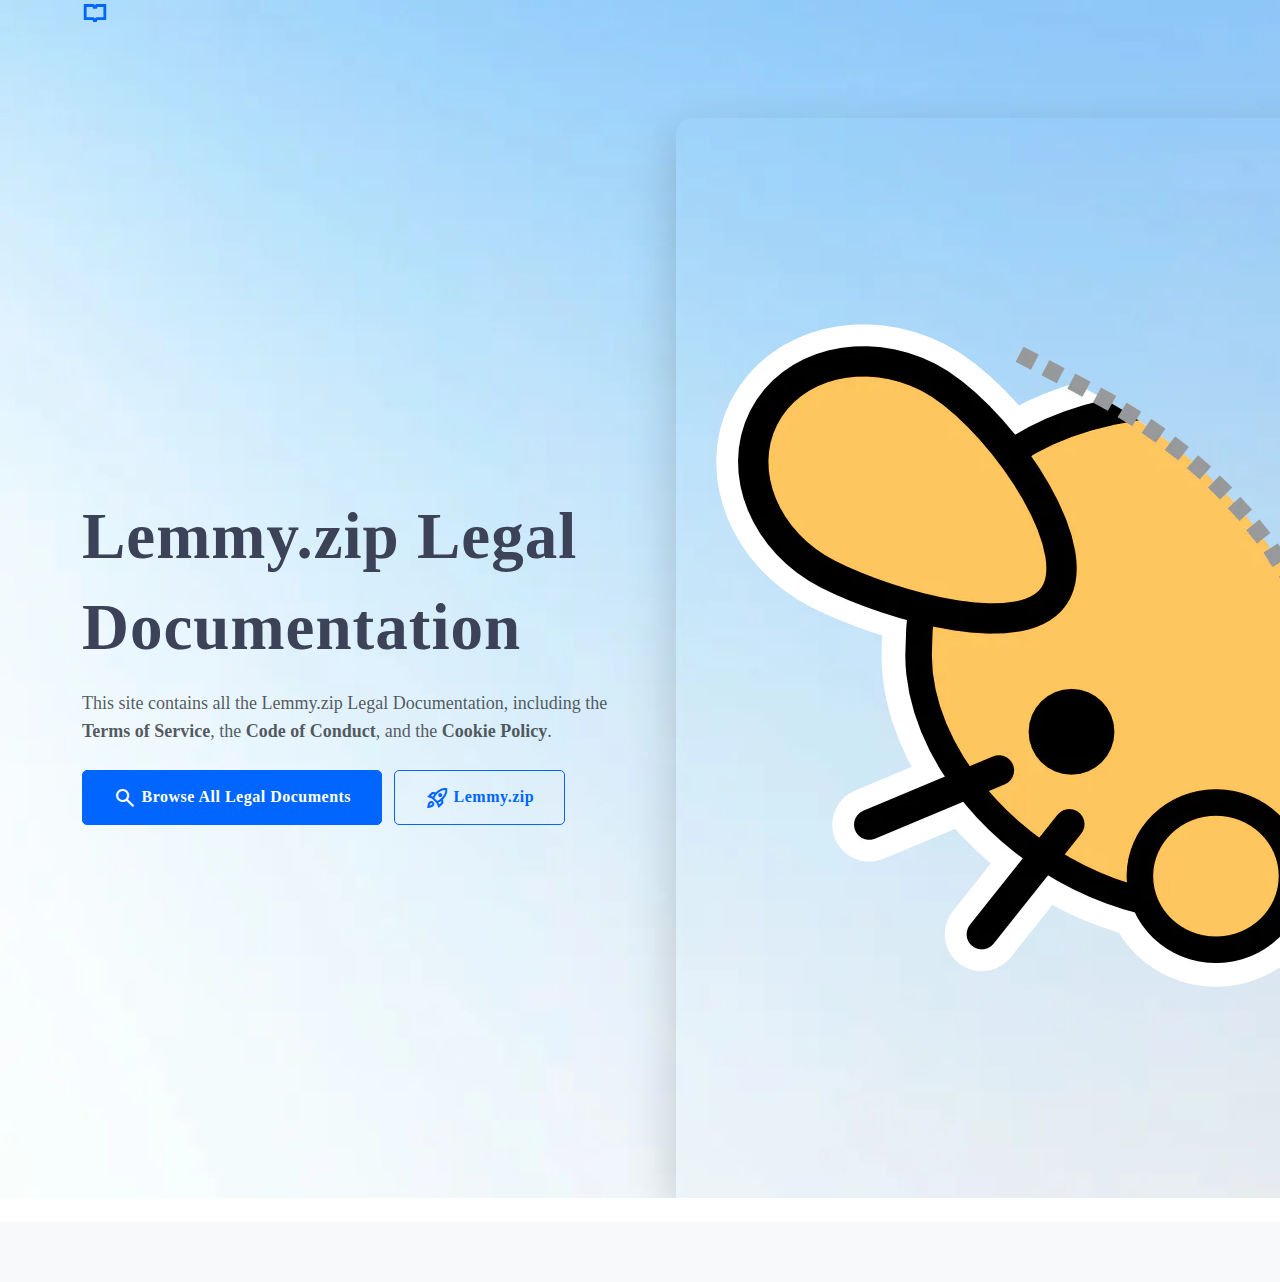
<file: index.html>
<!DOCTYPE html>




    

    

    

    


<html lang="en-us" dir="ltr"><head>
	<meta name="generator" content="Hugo 0.122.0">
    <meta charset="utf-8" />
    <title>Lemmy.zip Legal</title>
    <meta name="viewport" content="width=device-width, initial-scale=1.0">
    <meta name="description" content="A Lightweight, Modern Documentation Theme for Hugo" />
    <meta name="keywords" content="Documentation, Hugo, Hugo Theme, Bootstrap" />
    <meta name="author" content="Colin Wilson - Lotus Labs" />
    <meta name="email" content="support@aigis.uk" />
    <meta name="website" content="https://lotusdocs.dev" />
    <meta name="Version" content="v0.1.0" />
    
    <link rel="icon" href="https://legal.lemmy.zip/favicon.ico" sizes="any">
<link rel="icon" type="image/svg+xml" href="https://legal.lemmy.zip/favicon.svg">
<link rel="apple-touch-icon" sizes="180x180" href="https://legal.lemmy.zip/apple-touch-icon.png">
<link rel="icon" type="image/png" sizes="32x32" href="https://legal.lemmy.zip/favicon-32x32.png">
<link rel="icon" type="image/png" sizes="16x16" href="https://legal.lemmy.zip/favicon-16x16.png">
<link rel="manifest" crossorigin="use-credentials" href="https://legal.lemmy.zip/site.webmanifest">

    

    <link rel="stylesheet" href="/scss/style.min.82d0402b8d3804eddd3b181e3582e5401c78fb0acf51a5a7f6a5120f05342f4d31b39ec7125a458763b72fcb71c1fa5c.css" integrity="sha384-gtBAK404BO3dOxgeNYLlQBx4&#43;wrPUaWn9qUSDwU0L00xs57HElpFh2O3L8txwfpc"/>
    
    
    
    
    
    
    
        
    
        <script src="/js/bootstrap.d7f6827514d9a122cf66c039c706985861dc409438993385f025152db925cc6402051b78701277aa0a3f4e8b298b5533.js" integrity="sha384-1/aCdRTZoSLPZsA5xwaYWGHcQJQ4mTOF8CUVLbklzGQCBRt4cBJ3qgo/Tospi1Uz"defer></script>
    
    
    
    </head><body>
        <div>
<header id="topnav">
    <div class="container d-flex justify-content-between align-items-center">
        
        <a class="logo" aria-label="Home" href='/'>
            
                <svg id="Layer_1" xmlns="http://www.w3.org/2000/svg" viewBox="0 0 250 250"><path d="m143,39.5c-18,0-18,18-18,18,0,0,0-18-18-18H22c-2.76,0-5,2.24-5,5v143c0,2.76,2.24,5,5,5h76c7.2,0,8.64,11.52,8.93,16.13.07,1.05.95,1.87,2,1.87h32.14c1.06,0,1.94-.82,2-1.87.29-4.61,1.73-16.13,8.93-16.13h76c2.76,0,5-2.24,5-5V44.5c0-2.76-2.24-5-5-5h-85Zm63,123.5c0,1.38-1.12,2.5-2.5,2.5h-60.5c-18,0-18,18-18,18,0,0,0-18-18-18h-60.5c-1.38,0-2.5-1.12-2.5-2.5v-94c0-1.38,1.12-2.5,2.5-2.5h51.5c7.2,0,8.64,11.52,8.93,16.13.07,1.05.95,1.87,2,1.87h32.14c1.06,0,1.94-.82,2-1.87.29-4.61,1.73-16.13,8.93-16.13h51.5c1.38,0,2.5,1.12,2.5,2.5v94Z" style="fill:#06f;"/></svg>
            
        </a>
        

        <div class="d-flex align-items-center">

            <div id="navigation">
                
                <ul class="navigation-menu nav-right">
                </ul>
            </div>

            
            
            

            <div class="menu-extras ms-3 me-2">
                <div class="menu-item">
                    
                    <button class="navbar-toggle btn btn-icon btn-soft-light" id="isToggle" aria-label="toggleMenu" onclick="toggleMenu()">
                        <div class="lines">
                            <span></span>
                            <span></span>
                            <span></span>
                        </div>
                    </button>
                    
                </div>
            </div>

        </div>
    </div>
</header>
</div>
        <div class="mb-4" id="content">
    
    

    
        
        
        
            
        
    
        
        
        
            
        
    
        
        
        
            
        
    

    
    
    
        
        


    
    
    
    
        <style>
            .hero {
                
                    
                        @media (min-width: 768px) {
                            background-image: url("/images/templates/hero/gradient-desktop.webp");
                        }
                    
                
                
                    
                        background-image: url("/images/templates/hero/gradient-mobile.webp");
                    
                
            }
        </style>

<section class="d-table w-100 overflow-hidden hero">
    <div class="container">
        <div class="row mt-5 align-items-center">

            <div class="col-lg-6 col-md-6">
                <div class="title-heading">
                    
                    <h4 class="heading mt-0 mb-3">
                        
                        Lemmy.zip Legal Documentation
                    </h4>
                    <p class="para-desc text-muted mb-0">This site contains all the Lemmy.zip Legal Documentation, including the <strong>Terms of Service</strong>, the <strong>Code of Conduct</strong>, and the <strong>Cookie Policy</strong>.</p>

                    <div class="mt-3">
                        
                            <a href="/docs" class="btn btn-lg btn-primary me-2 mt-2">
                                
                                    <span class="material-icons align-middle">search</span>
                                
                                
                                    Browse All Legal Documents
                                
                            </a>
                        
                        
                        <a href="https://lemmy.zip" class="btn btn-lg btn-outline-primary mt-2">
                            
                                    <span class="material-icons align-middle">rocket_launch</span>
                                
                            
                                Lemmy.zip
                            
                        </a>
                        
                    </div>

                    
                </div>
            </div>

            <div class="col-lg-6 col-md-6 mt-4 pt-4 mt-sm-0 pt-sm-0">
                
                    
                    
                    
                    
                    
                    
                    
                        <div class="ms-lg-4">
                            <div class="classic-hero-image">
                                
                                    
                                        
                                            <img src="/images/image-2_hu36bf27d547b057627f1046ce7006b90c_100234_1080x1080_resize_q85_h3_lanczos_3.webp" class="shadow-lg mx-auto d-block rounded-top-4" width="1080" height="1080" alt="Lotus Docs Screenshot">
                                        
                                    
                                
                            </div>
                        </div>
                    
                
            </div>

        </div>
    </div> 
</section>


    
        
        
    
        
        
    

        </div>
<footer class="footer footer-light footer-bar">
    <div class="footer-py-30">
        <div class="container text-center">
            <div class="row align-items-center">
                <div class="col-sm-6">
                    <div class="text-sm-start">
                        <p class="mb-0">
                            
                            
                        </p>
                    </div>
                </div>

                <div class="col-sm-6 mt-4 mt-sm-0 pt-2 pt-sm-0">
                    
                </div>
            </div>
        </div>
    </div>
</footer>

        
            <script type="text/javascript" src="https://legal.lemmy.zip/js/bundle.min.d26bada42aacabf0a605636aba0bce9543bb24ed6b0f215dfa05077278d571a26b3e2cea8da2843e8256ffc49825559c.js" integrity="sha384-0mutpCqsq/CmBWNqugvOlUO7JO1rDyFd&#43;gUHcnjVcaJrPizqjaKEPoJW/8SYJVWc"></script>
        
    </body>
</html>
</file>
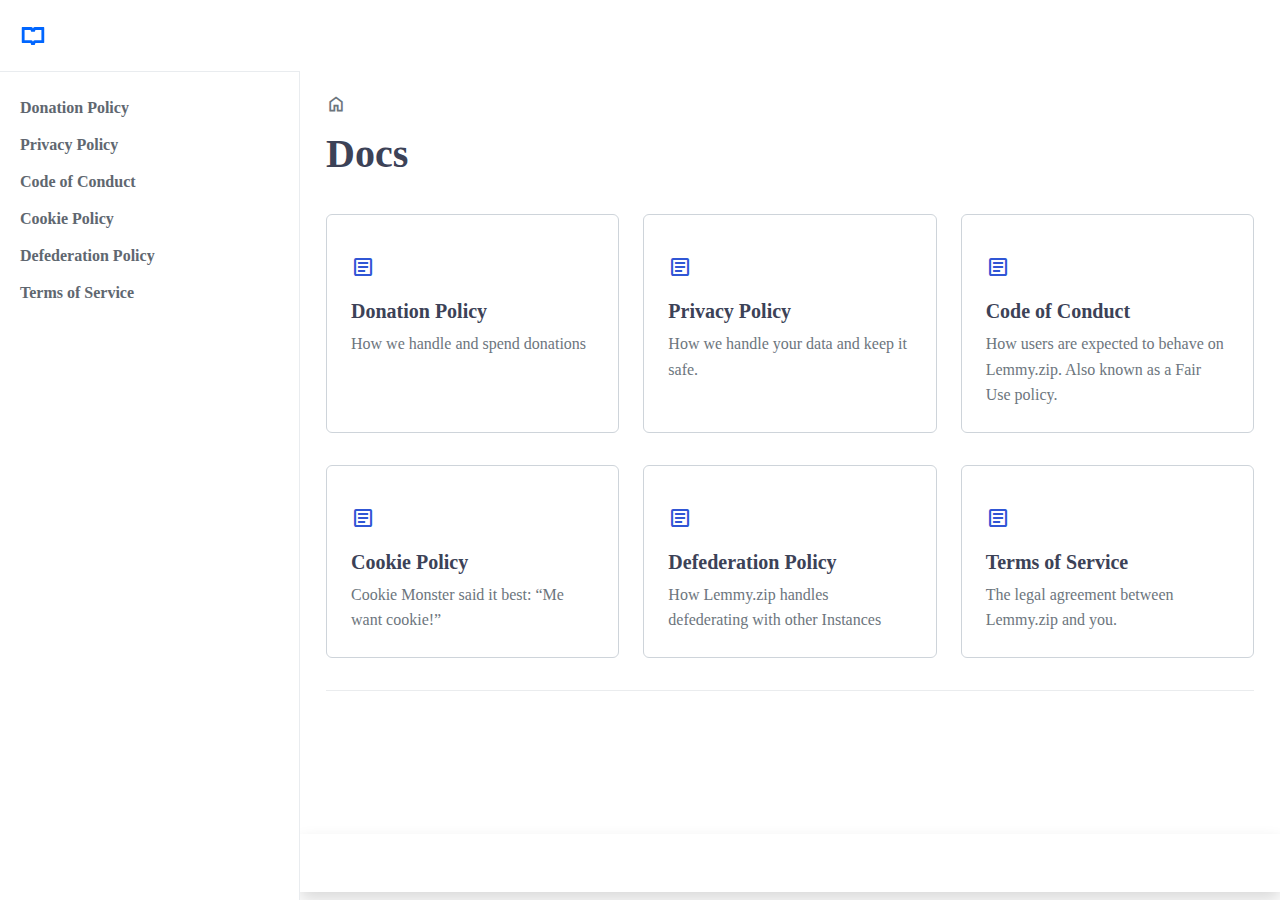
<file: docs/index.html>
<!DOCTYPE html>





    

    

    

    

<html lang="en-us"><head>
    <meta charset="utf-8" />
    <title>Docs | Lemmy.zip Legal</title>
    <meta name="viewport" content="width=device-width, initial-scale=1.0">
    <meta name="keywords" content="Documentation, Hugo, Hugo Theme, Bootstrap" />
    <meta name="author" content="Colin Wilson - Lotus Labs" />
    <meta name="email" content="support@aigis.uk" />
    <meta name="website" content="https://lotusdocs.dev" />
    <meta name="Version" content="v0.1.0" />
    
    <link rel="icon" href="https://legal.lemmy.zip/favicon.ico" sizes="any">
<link rel="icon" type="image/svg+xml" href="https://legal.lemmy.zip/favicon.svg">
<link rel="apple-touch-icon" sizes="180x180" href="https://legal.lemmy.zip/apple-touch-icon.png">
<link rel="icon" type="image/png" sizes="32x32" href="https://legal.lemmy.zip/favicon-32x32.png">
<link rel="icon" type="image/png" sizes="16x16" href="https://legal.lemmy.zip/favicon-16x16.png">
<link rel="manifest" crossorigin="use-credentials" href="https://legal.lemmy.zip/site.webmanifest">
<meta property="og:title" content="Docs" />
<meta property="og:description" content="" />
<meta property="og:type" content="website" />
<meta property="og:url" content="https://legal.lemmy.zip/docs/" /><meta property="og:image" content="https://legal.lemmy.zip/opengraph/card-base-2_hu06b1a92291a380a0d2e0ec03dab66b2f_17642_filter_2080290340525534131.png"/>
<meta name="twitter:card" content="summary_large_image"/>
<meta name="twitter:image" content="https://legal.lemmy.zip/opengraph/card-base-2_hu06b1a92291a380a0d2e0ec03dab66b2f_17642_filter_2080290340525534131.png"/>
<meta name="twitter:title" content="Docs"/>
<meta name="twitter:description" content=""/>

    
    <script>(()=>{var t=window.matchMedia&&window.matchMedia("(prefers-color-scheme: dark)").matches,e=localStorage.getItem("theme");t&&e===null&&(localStorage.setItem("theme","dark"),document.documentElement.setAttribute("data-dark-mode","")),t&&e==="dark"&&document.documentElement.setAttribute("data-dark-mode",""),e==="dark"&&document.documentElement.setAttribute("data-dark-mode","")})()</script>
    
    
            
                
                <script type="text/javascript" src="https://legal.lemmy.zip/docs/js/flexsearch.bundle.min.70b92c4c5202c26b45d7aa43e130e8440032cac751b9b9206ddba2052699286ac95beb01bb7f975514cc694a019a03c8.js" integrity="sha384-cLksTFICwmtF16pD4TDoRAAyysdRubkgbduiBSaZKGrJW&#43;sBu3&#43;XVRTMaUoBmgPI" crossorigin="anonymous"></script>
                
        
    
    

    <link rel="stylesheet" href="/docs/scss/style.min.5794fff59294d6a2cf8ca2b6e8faf30eb4e2025d55be97dec3f016dc5f8ef873d183f11c8adf2eb6828b6de78f8d9a9e.css" integrity="sha384-V5T/9ZKU1qLPjKK26PrzDrTiAl1Vvpfew/AW3F&#43;O&#43;HPRg/Ecit8utoKLbeePjZqe"crossorigin="anonymous">
    
    
    
    </head>
<body>
        <div class="content">
            <div class="page-wrapper toggled">
<nav id="sidebar" class="sidebar-wrapper">
    <div class="sidebar-brand">
        <a href='/' aria-label="HomePage" alt="HomePage">
            
                <?xml version="1.0" encoding="UTF-8"?><svg id="Layer_1" xmlns="http://www.w3.org/2000/svg" viewBox="0 0 250 250"><path d="m143,39.5c-18,0-18,18-18,18,0,0,0-18-18-18H22c-2.76,0-5,2.24-5,5v143c0,2.76,2.24,5,5,5h76c7.2,0,8.64,11.52,8.93,16.13.07,1.05.95,1.87,2,1.87h32.14c1.06,0,1.94-.82,2-1.87.29-4.61,1.73-16.13,8.93-16.13h76c2.76,0,5-2.24,5-5V44.5c0-2.76-2.24-5-5-5h-85Zm63,123.5c0,1.38-1.12,2.5-2.5,2.5h-60.5c-18,0-18,18-18,18,0,0,0-18-18-18h-60.5c-1.38,0-2.5-1.12-2.5-2.5v-94c0-1.38,1.12-2.5,2.5-2.5h51.5c7.2,0,8.64,11.52,8.93,16.13.07,1.05.95,1.87,2,1.87h32.14c1.06,0,1.94-.82,2-1.87.29-4.61,1.73-16.13,8.93-16.13h51.5c1.38,0,2.5,1.12,2.5,2.5v94Z" style="fill:#06f;"/></svg>
            
        </a>
    </div>
    <div class="sidebar-content" style="height: calc(100% - 131px);">
        <ul class="sidebar-menu">
            
                
                
                    
                        
                        <li class="">
                            <a class="sidebar-root-link" href="https://legal.lemmy.zip/docs/donations/">
                                
                                Donation Policy
                            </a>
                        </li>
                    
                
                    
                        
                        <li class="">
                            <a class="sidebar-root-link" href="https://legal.lemmy.zip/docs/privacy_policy/">
                                
                                Privacy Policy
                            </a>
                        </li>
                    
                
                    
                        
                        <li class="">
                            <a class="sidebar-root-link" href="https://legal.lemmy.zip/docs/code_of_conduct/">
                                
                                Code of Conduct
                            </a>
                        </li>
                    
                
                    
                        
                        <li class="">
                            <a class="sidebar-root-link" href="https://legal.lemmy.zip/docs/cookie_policy/">
                                
                                Cookie Policy
                            </a>
                        </li>
                    
                
                    
                        
                        <li class="">
                            <a class="sidebar-root-link" href="https://legal.lemmy.zip/docs/defederation_policy/">
                                
                                Defederation Policy
                            </a>
                        </li>
                    
                
                    
                        
                        <li class="">
                            <a class="sidebar-root-link" href="https://legal.lemmy.zip/docs/terms_of_service/">
                                
                                Terms of Service
                            </a>
                        </li>
                    
                
            
        </ul>
        
    </div>
    
        <ul class="sidebar-footer list-unstyled mb-0">
            
        </ul>
    
</nav>

                    <main class="page-content bg-transparent">
                            <div class="container-fluid">
                                <div class="layout-spacing">
                                    
                                        <div class="d-md-flex justify-content-between align-items-center"><nav aria-label="breadcrumb" class="d-inline-block pb-2 mt-1 mt-sm-0">
    <ul id="breadcrumbs" class="breadcrumb bg-transparent mb-0" itemscope itemtype="https://schema.org/BreadcrumbList">
        
        
            <li class="breadcrumb-item text-capitalize active" aria-current="page" itemprop="itemListElement" itemscope itemtype="https://schema.org/ListItem">
                <i class="material-icons size-20 align-text-bottom" itemprop="name">Home</i>
                <meta itemprop="position" content='1' />
            </li>
        
    </ul>
</nav></div>
                                    
                                    <div class="row flex-xl-nowrap">
                                        
                                        <div class="docs-toc col-xl-3 visually-hidden   d-xl-block"><toc>
    <div class="fw-bold text-uppercase mb-2">On this page</div>
    
    </toc></div>
                                        
                                        
                                        <div class="docs-toc-mobile visually-hidden   d-print-none d-xl-none">
                                            <button id="toc-dropdown-btn" class="btn-secondary dropdown-toggle" type="button" data-bs-toggle="dropdown" data-bs-offset="0,0" aria-expanded="false">
                                                Table of Contents
                                            </button>
</div>
                                        <div class="docs-content col-12  mt-0">
                                            <div class="mb-0 d-flex">
                                                
                                                <h1 class="content-title mb-0">
                                                    Docs
                                                    
                                                </h1>
                                            </div>
                                            
                                            <div id="content" class="main-content" >
                                                
    <div class="row flex-xl-wrap">
        
        <div id="list-item" class="col-md-4 col-12 mt-4 pt-2">
            <a class="text-decoration-none text-reset" href="https://legal.lemmy.zip/docs/donations/">
                <div class="card h-100 features feature-full-bg rounded p-4 position-relative overflow-hidden border-1">
                    <span class="icon-color d-flex my-3">
                        <i class="material-icons align-middle">article</i>
                        
                        
                    </span>
                    <div class="card-body p-0 content">
                        <p class="fs-5 fw-semibold card-title mb-1">Donation Policy</p>
                        <p class="para card-text mb-0">How we handle and spend donations</p>
                    </div>
                    
                </div>
            </a>
        </div>
        
        <div id="list-item" class="col-md-4 col-12 mt-4 pt-2">
            <a class="text-decoration-none text-reset" href="https://legal.lemmy.zip/docs/privacy_policy/">
                <div class="card h-100 features feature-full-bg rounded p-4 position-relative overflow-hidden border-1">
                    <span class="icon-color d-flex my-3">
                        <i class="material-icons align-middle">article</i>
                        
                        
                    </span>
                    <div class="card-body p-0 content">
                        <p class="fs-5 fw-semibold card-title mb-1">Privacy Policy</p>
                        <p class="para card-text mb-0">How we handle your data and keep it safe.</p>
                    </div>
                    
                </div>
            </a>
        </div>
        
        <div id="list-item" class="col-md-4 col-12 mt-4 pt-2">
            <a class="text-decoration-none text-reset" href="https://legal.lemmy.zip/docs/code_of_conduct/">
                <div class="card h-100 features feature-full-bg rounded p-4 position-relative overflow-hidden border-1">
                    <span class="icon-color d-flex my-3">
                        <i class="material-icons align-middle">article</i>
                        
                        
                    </span>
                    <div class="card-body p-0 content">
                        <p class="fs-5 fw-semibold card-title mb-1">Code of Conduct</p>
                        <p class="para card-text mb-0">How users are expected to behave on Lemmy.zip. Also known as a Fair Use policy.</p>
                    </div>
                    
                </div>
            </a>
        </div>
        
        <div id="list-item" class="col-md-4 col-12 mt-4 pt-2">
            <a class="text-decoration-none text-reset" href="https://legal.lemmy.zip/docs/cookie_policy/">
                <div class="card h-100 features feature-full-bg rounded p-4 position-relative overflow-hidden border-1">
                    <span class="icon-color d-flex my-3">
                        <i class="material-icons align-middle">article</i>
                        
                        
                    </span>
                    <div class="card-body p-0 content">
                        <p class="fs-5 fw-semibold card-title mb-1">Cookie Policy</p>
                        <p class="para card-text mb-0">Cookie Monster said it best: “Me want cookie!”</p>
                    </div>
                    
                </div>
            </a>
        </div>
        
        <div id="list-item" class="col-md-4 col-12 mt-4 pt-2">
            <a class="text-decoration-none text-reset" href="https://legal.lemmy.zip/docs/defederation_policy/">
                <div class="card h-100 features feature-full-bg rounded p-4 position-relative overflow-hidden border-1">
                    <span class="icon-color d-flex my-3">
                        <i class="material-icons align-middle">article</i>
                        
                        
                    </span>
                    <div class="card-body p-0 content">
                        <p class="fs-5 fw-semibold card-title mb-1">Defederation Policy</p>
                        <p class="para card-text mb-0">How Lemmy.zip handles defederating with other Instances</p>
                    </div>
                    
                </div>
            </a>
        </div>
        
        <div id="list-item" class="col-md-4 col-12 mt-4 pt-2">
            <a class="text-decoration-none text-reset" href="https://legal.lemmy.zip/docs/terms_of_service/">
                <div class="card h-100 features feature-full-bg rounded p-4 position-relative overflow-hidden border-1">
                    <span class="icon-color d-flex my-3">
                        <i class="material-icons align-middle">article</i>
                        
                        
                    </span>
                    <div class="card-body p-0 content">
                        <p class="fs-5 fw-semibold card-title mb-1">Terms of Service</p>
                        <p class="para card-text mb-0">The legal agreement between Lemmy.zip and you.</p>
                    </div>
                    
                </div>
            </a>
        </div>
        
    </div>

                                            </div>
                                            <div><hr class="doc-hr">
<div id="doc-nav" class="d-print-none">
</div></div>
                                        </div>
                                    </div>
                                </div>
                            </div>
<footer class="shadow py-3 d-print-none">
    <div class="container-fluid">
        <div class="row align-items-center">
            <div class="col">
                <div class="text-sm-start text-center mx-md-2">
                    <p class="mb-0">
                        
                        
                    </p>
                </div>
            </div>
        </div>
    </div>
</footer>
</main>
            </div>
        </div>

        
        
        <button onclick="topFunction()" id="back-to-top" aria-label="Back to Top Button" class="back-to-top fs-5"><svg width="24" height="24"><path d="M12,10.224l-6.3,6.3L4.32,15.152,12,7.472l7.68,7.68L18.3,16.528Z" style="fill:#fff"/></svg></button>
        
        

        
        
            <script>(()=>{var e=document.getElementById("mode");e!==null&&(window.matchMedia("(prefers-color-scheme: dark)").addEventListener("change",e=>{e.matches?(localStorage.setItem("theme","dark"),document.documentElement.setAttribute("data-dark-mode","")):(localStorage.setItem("theme","light"),document.documentElement.removeAttribute("data-dark-mode"))}),e.addEventListener("click",()=>{document.documentElement.toggleAttribute("data-dark-mode"),localStorage.setItem("theme",document.documentElement.hasAttribute("data-dark-mode")?"dark":"light")}),localStorage.getItem("theme")==="dark"?document.documentElement.setAttribute("data-dark-mode",""):document.documentElement.removeAttribute("data-dark-mode"))})()</script>
        




    
    
    






    

    <script src="/docs/js/bootstrap.9f291ab8e399b604626feee9ae547877d87146cb0eb4f9e8245d8eae03b09401dc07c12305e01e1373dcdc86e4ddce26.js" integrity="sha384-nykauOOZtgRib&#43;7prlR4d9hxRssOtPnoJF2OrgOwlAHcB8EjBeAeE3Pc3Ibk3c4m"defer></script>


    <script type="text/javascript" src="https://legal.lemmy.zip/docs/js/bundle.min.3cecf7b7f3f7f4ba5cfc78e8cb247920a1223bb8e8ab36df80aad689b9f1e4b36770bbf93c07c32905f3b1b902d79e67.js" integrity="sha384-POz3t/P39Lpc/HjoyyR5IKEiO7joqzbfgKrWibnx5LNncLv5PAfDKQXzsbkC155n" crossorigin="anonymous" defer></script>

        

        
        <script type="module">
    var suggestions = document.getElementById('suggestions');
    var search = document.getElementById('flexsearch');

    const flexsearchContainer = document.getElementById('FlexSearchCollapse');

    const hideFlexsearchBtn = document.getElementById('hideFlexsearch');

    const configObject = { toggle: false }
    const flexsearchContainerCollapse = new Collapse(flexsearchContainer, configObject) 

    if (search !== null) {
        document.addEventListener('keydown', inputFocus);
        flexsearchContainer.addEventListener('shown.bs.collapse', function () {
            search.focus();
        });
        
        var topHeader = document.getElementById("top-header");
        document.addEventListener('click', function(elem) {
            if (!flexsearchContainer.contains(elem.target) && !topHeader.contains(elem.target))
                flexsearchContainerCollapse.hide();
        });
    }

    hideFlexsearchBtn.addEventListener('click', () =>{
        flexsearchContainerCollapse.hide()
    })

    function inputFocus(e) {
        if (e.ctrlKey && e.key === '/') {
            e.preventDefault();
            flexsearchContainerCollapse.toggle();
        }
        if (e.key === 'Escape' ) {
            search.blur();
            
            flexsearchContainerCollapse.hide();
        }
    };

    document.addEventListener('click', function(event) {

    var isClickInsideElement = suggestions.contains(event.target);

    if (!isClickInsideElement) {
        suggestions.classList.add('d-none');
    }

    });

    


    document.addEventListener('keydown',suggestionFocus);

    function suggestionFocus(e) {
    const suggestionsHidden = suggestions.classList.contains('d-none');
    if (suggestionsHidden) return;

    const focusableSuggestions= [...suggestions.querySelectorAll('a')];
    if (focusableSuggestions.length === 0) return;

    const index = focusableSuggestions.indexOf(document.activeElement);

    if (e.key === "ArrowUp") {
        e.preventDefault();
        const nextIndex = index > 0 ? index - 1 : 0;
        focusableSuggestions[nextIndex].focus();
    }
    else if (e.key === "ArrowDown") {
        e.preventDefault();
        const nextIndex= index + 1 < focusableSuggestions.length ? index + 1 : index;
        focusableSuggestions[nextIndex].focus();
    }

    }

    


    (function(){

    var index = new FlexSearch.Document({
        
        tokenize: "forward",
        minlength:  0 ,
        cache:  100 ,
        optimize:  true ,
        document: {
        id: 'id',
        store: [
            "href", "title", "description"
        ],
        index: ["title", "description", "content"]
        }
    });


    


    
    
    
    
    
    
    
    
    
    
    
    
    
    
    
    
    
    
    
    
    
    
    
    
    
    
    
    
    
    
    
    
    
    
    
    
    
    
    
    
    
    
    
    
    
    
    
    
    
    
    


    

    

    index.add(
            {
                id:  0 ,
                href: "\/docs\/donations\/",
                title: "Donation Policy",
                description: "How we handle and spend donations",
                content: "Lemmy.zip Donation Policy - Last Updated 28th January 2024 (Reviewed 19th October 2024)\nIntroduction linkThis policy aims to make clear how we collect and spend donations towards the upkeep of Lemmy.zip. We have created this policy to ensure we remain transparent about how we handle the finances of the site in line with our ethos for the operation of Lemmy.zip\nHow we collect donations linkWe have one primary source of donation collection, which is via OpenCollective. We do not currently accept any other forms of donation. If you recieve messages or links to other sites to donate, these have not come from us. Please report to an admin immediately.\nWe use OpenCollectiv\\e because it has transparency built in at its core, which is something we strive for constantly.\nHow we spend donations linkDonations are ring-fenced for site operation costs only. The funds will not be spent on any other services.\nYou can see how funds are spend on OpenCollective by going to the Expenses tab. All expenses have an invoice uploaded to show expenditure matches up with the reported amounts (give or take currency exchange rates).\nDonation Perks linkWe offer some donation perks to donators. By donating to Lemmy.zip you acknowledge and agree to the following terms regarding donation perks:\nNature of Perks: The perks offered to donors are privileges extended at our discretion and do not constitute a legal right or entitlement. These perks are subject to change in nature or may be discontinued at any time without prior notice. Modification and Withdrawal of Perks: We reserve the right to modify or withdraw these perks at any time. While we endeavor to notify donors of significant changes, this may not always be possible. Abuse of Perks: Perks may be withdrawn from users who misuse them. “Abuse” is defined as (but not limited to) the misuse of the intended use of a perk, undertaking activites that break the laws of UK, EU and Germany using the perks, general harrasment or mistreating of other people using the perks, sharing unauthorised access to the perk with other people, and anything that breaks our Code of Conduct or Terms of Service. The determination of abuse is at our sole discretion. Account Requirement: To access and benefit from these perks, a valid Lemmy.zip account is required. Perks may be withdrawn from users who are banned or have their accounts suspended on Lemmy.zip. Refund Policy: Donations are generally non-refundable. In the event of perk modification or withdrawal, refunds will not be provided. Acknowledgment: By accepting these perks, you acknowledge that you have read, understood, and agreed to these terms and conditions. You don’t need to be an ongoing donator for the below perks - a one-time donation of any amount will unlock the below perks for you.\nYou don’t need to accept the perks immediately, as long as they are available you can choose a perk at any time.\nCurrent Perks linkCurrently we offer the following perks to donators:\nCustom Emoji upload - You can choose a custom emoji to upload to Lemmy.zip that can be used by all users of the server. You can also choose the name and the short code (i.e. :cat:) too. A me.lemmy.zip account. This is a LinkStack account hosted on Lemmy.zip that you can use to share links personal to you. Contact us linkIf you have any issues with perks, or have a great idea for a new perk, please contact us on Lemmy or via email to hello@lemmy.zip\n"
            }
        );
    index.add(
            {
                id:  1 ,
                href: "\/docs\/privacy_policy\/",
                title: "Privacy Policy",
                description: "How we handle your data and keep it safe.",
                content: "Lemmy.zip Privacy Policy - Last Updated 4th November 2023 (Reviewed 19th October 2024)\nIntroduction linkWelcome to Lemmy.zip (“we,” “our,” or “us”). All user data is held in Germany, therefore we are committed to protecting your privacy and handling your personal data in accordance with the General Data Protection Regulation (GDPR). This Privacy Policy explains how we collect, use, and protect your personal data when you use our social media website.\nTopics:\nInformation we collect Legal basis processing Use of personal data How do we store your data? What are your data protection rights? Age restrictions Privacy policies of other websites Retention Policy Changes to our privacy policy How to contact us 1. Information We Collect linkWe collect the following personal data for the purpose of providing access to our website:\nEmail Address: We collect your email address to verify your account’s legitimacy and for login purposes. We may also use it for communication with you. IP Address: We collect your IP address for security and monitoring purposes. Personal information is defined as information relating to natural persons who:\ncan be identified or who are identifiable, directly from the information in question; or who can be indirectly identified from that information in combination with other information. Information automatically collected linkSome information — such as your Internet Protocol (IP) address and/or browser and device characteristics — is collected automatically when you visit the website.\nWe automatically collect certain information when you visit, use, or navigate the website. This information does not reveal your specific identity (like your name or contact information) but may include device and usage information, such as your IP address, browser and device characteristics, operating system, language preferences, referring URLs, device name, country, location, information about how and when you use Lemmy.zip, and other technical information. This information is primarily needed to maintain the security and operation of Lemmy.zip.\nThe information we automatically collect includes:\n-Log and Usage Data. Log and usage data is service-related, diagnostic, usage, and performance information our servers automatically collect when you access or use our Services and which we record in log files. Depending on how you interact with us, this log data may include your IP address, device information, browser type, and settings and information about your activity in the Services (such as the date/time stamps associated with your usage, pages and files viewed, searches, and other actions you take such as which features you use), device event information (such as system activity, error reports (sometimes called “crash dumps”), and hardware settings).\nSensitive Information linkWe do not process any sensitive information.\nAll personal information that you provide to us must be true, complete, and accurate, and you must notify us of any changes to such personal information.\nYou can view our cookie policy HERE\n2. Legal Basis for Processing linkThe General Data Protection Regulation (GDPR) requires us to explain the valid legal basis we rely on in order to process your personal information. As such, we may rely on the following to process your personal information:\nConsent. We may process your information if you have given us permission (consent) to use your personal information for a specific purpose. You can withdraw your consent at any time. Legal Obligations. We may process your information where we believe it is necessary for compliance with our legal obligations, such as to cooperate with a law enforcement body or regulatory agency, exercise or defend our legal rights, or disclose your information as evidence in litigation in which we are involved. Vital Interests. We may process your information where we believe it is necessary to protect your vital interests or the vital interests of a third party, such as situations involving potential threats to the safety of any person. For users located in Canada:\nWe may process your information if you have given us specific permission (i.e., express consent) to use your personal information for a specific purpose, or in situations where your permission can be inferred (i.e., implied consent). You can withdraw your consent at any time.\nIn some exceptional cases, we may be legally permitted under applicable law to process your information without your consent, including, for example:\nIf collection is clearly in the interests of an individual and consent cannot be obtained in a timely way For investigations and fraud detection and prevention For business transactions provided certain conditions are met If it is contained in a witness statement and the collection is necessary to assess, process, or settle an insurance claim For identifying injured, ill, or deceased persons and communicating with next of kin If we have reasonable grounds to believe an individual has been, is, or may be victim of financial abuse If it is reasonable to expect collection and use with consent would compromise the availability or the accuracy of the information and the collection is reasonable for purposes related to investigating a breach of an agreement or a contravention of the laws of Canada or a province If disclosure is required to comply with a subpoena, warrant, court order, or rules of the court relating to the production of records If it was produced by an individual in the course of their employment, business, or profession and the collection is consistent with the purposes for which the information was produced If the collection is solely for journalistic, artistic, or literary purposes If the information is publicly available and is specified by the regulations 3. Use of personal data linkYou directly provide Lemmy.zip with all of the data we collect. We collect data and process data when you:\nRegister online Voluntarily post a message, create a community or interact with a community on our website or via email. Use or view our website via your browser’s cookies. We use your email address for the following purposes:\nAccount Verification: To verify the legitimacy of your account. Login: To facilitate your login to our website. Communication: To contact you regarding your account or related matters. We do not share your personal data with third parties. However, please note that any content you post on our website is publicly available. Lemmy.zip will share data with other instances as part of the federation process. While this data we share is not intended to be personal identifying information, anything you post on this instance will be federated across the network and may be stored by other servers, so please be careful not to share any personal information that you do not wish to become shared through federation.\nLemmy.zip may also receive your data indirectly from other Lemmy instances. While the data we collect is not intended to be personal identifying information, anything you post on a federated instance will be stored on Lemmy.zips server(s) in line with our data retention policy.\nHarm to Life linkWe may also process a user’s data where we believe there is harm to life. This could include alerting local or foreign emergency services and law enforcement agencies.\n4. How do we store your data? linkWe take the security of your data seriously and have implemented various measures to safeguard your information. Some common security practices we employ include:\nPassword Encryption: Your passwords are securely hashed and encrypted using industry-standard methods. This ensures that even in the event of a breach, your password remains confidential. Secure Data Storage: Our databases are hosted on secure servers with restricted access. They are protected by advanced firewall and intrusion detection systems to prevent unauthorized access. Regular Security Audits: We conduct regular security audits and assessments to identify and mitigate potential vulnerabilities in our systems. Data Backup: We maintain regular data backups to ensure the integrity and availability of your information. Secure Socket Layer (SSL): We use SSL encryption to protect data transmitted between your device and our servers. You can verify this by checking for the padlock icon in your browser’s address bar. Please note that while we employ these security measures, no system can be completely foolproof. We continuously monitor and improve our security practices to adapt to evolving threats and ensure the highest level of protection for your data.\n5. What are your data protection rights? linkLemmy.zip would like to make sure you are fully aware of all of your data protection rights. Every user is entitled to the following:\nThe right to access – You have the right to request Lemmy.zip provides copies of your personal data. We may charge you a small fee for this service. The right to rectification – You have the right to request that Lemmy.zip correct any information you believe is inaccurate. You also have the right to request Lemmy.zip to complete the information you believe is incomplete. The right to erasure – You have the right to request that Lemmy.zip erase your personal data, under certain conditions. The right to restrict processing – You have the right to request that Lemmy.zip restrict the processing of your personal data, under certain conditions. The right to object to processing – You have the right to object to Lemmy.zip’s processing of your personal data, under certain conditions. The right to data portability – You have the right to request that Lemmy.zip transfer the data that we have collected to another organization, or directly to you, under certain conditions. If you make a request, we have one month to respond to you. If you would like to exercise any of these rights, please email us at: hello@lemmy.zip\n6. Age restriction linkUsers must be at least 13 years old to sign up for our website. By using our services, you confirm that you meet this age requirement.\n7. Privacy policies of other websites linkThe Lemmy.zip website contains links to other websites. Our privacy policy applies only to our website, so if you click on a link to another website, you should read their privacy policy.\n8. Retention Policy linkWe will only keep your personal information for as long as it is necessary for the purposes set out in this privacy notice, unless a longer retention period is required or permitted by law (such as tax, accounting, or other legal requirements). No purpose in this notice will require us keeping your personal information for longer than the period of time in which users have an account with us.\nWhen we have no ongoing legitimate business need to process your personal information, we will either delete or anonymize such information, or, if this is not possible (for example, because your personal information has been stored in backup archives), then we will securely store your personal information and isolate it from any further processing until deletion is possible.\n9. Changes to our privacy policy linkLemmy.zip keeps its privacy policy under regular review and places any updates on this web page. This privacy policy was last updated on 4th November 2023.\n10. How to contact us linkIf you have any questions about Lemmy.zip’s privacy policy, the data we hold on you, or you would like to exercise one of your data protection rights, please do not hesitate to contact us.\nEmail us at: hello@lemmy.zip\n"
            }
        );
    index.add(
            {
                id:  2 ,
                href: "\/docs\/code_of_conduct\/",
                title: "Code of Conduct",
                description: "How users are expected to behave on Lemmy.zip. Also known as a Fair Use policy.",
                content: "Lemmy.zip Code of Conduct - Last Updated 12th March 2024 (Reviewed 19th October 2024)\nIntroduction linkThe Code of Conduct applies to all users of Lemmy.zip, and aims to set out how users (Whether local users or remote users) should interact with eachother in order to create a welcoming and respectful online space. This policy also applies to users who are from other instances who interact with Lemmy.zip communities or users when on Lemmy.zip’s server(s). This policy will also be in effect on other Lemmy.zip affilliated platforms, such as Matrix.\nLemmy.zip Code of Conduct linkThe Lemmy.zip Code of Conduct can be summarised as follows:\nPlease abide by the General Code of Conduct at all times. Remember the human! (no harassment, threats, etc.) No ban evasion on Lemmy.zip or on other instances. No endorsement of hate speech No self-advertisements or spam No link-spamming Bots must be proportional No vote manipulation No content against UK law. Any NSFW post must be tagged as NSFW. Remember the Human linkAll interactions on Lemmy.zip should be assumed that the entity on the other end of the interaction is a Human. Therefore we expect that you treat them in the same way that you want to be treated on Lemmy.zip - With respect.\nNo ban evasion linkThis rule applies for both Lemmy.zip and for other Lemmy/Fediverse servers. If you are a Lemmy.zip user and your account is banned from a community (whether that be on Lemmy.zip or on another instance) then you MUST respect that ban. You MUST NOT create a new account on Lemmy.zip or on a different Lemmy/Fediverse server in order to evade the ban. This will result in your original and new account(s) being permanently banned from Lemmy.zip.\nIf you are a remote user (an account that was not created on Lemmy.zip) and you have been banned from a community on Lemmy.zip, then you MUST NOT create an account on a different Lemmy/Fediverse server in order to evade the ban. This will result in us further banning your account from all of Lemmy.zip, and reporting the matter to your home instance(s).\nYou cannot create an account on Lemmy.zip in order to evade a ban your account on a different instance has been given. This will result in use permanently banning both your Lemmy.zip account and your remote account(s) from Lemmy.zip.\nNo endorsement of hate speech linkYou have a responsibility to report hate speech, which may be classed as illegal depending on the severity of the content. Agreeing with, sharing, promoting, or encouraging hate speech will result in a warning or a ban in cases of continued rule breaking.\nNo self-advertising or spam linkAny accounts created in order to only promote a product, brand or idea may be banned at the discretion of the Admins.\nAny accounts created in order to create spam in the network will be banned.\nNo link-spamming linkYou MUST NOT create multiple posts or comments in order to spam a link. This will result in a ban.\nBots must be proportional linkWe are happy for bots to operate on Lemmy.zip, but they must be proportional to the communities they operate in, and not create spam, duplicated posts, or fake interactions. Bots who break these rules will be banned at the discretion of the Admins. The creator(s) must also be aware of the strain some bots can place on the server, any bots found to be negatively affecting the performance of the server will result in the bot AND the operator(s) account(s) being banned.\nNo vote manipulation linkThis applies to Lemmy.zip users interacting with Lemmy.zip content or other server’s content, and it also applies to users from other instances interacting with Lemmy.zip content. This can be from mass upvoting/downvoting the comments of a certain user or on a user’s own posts, or it can be a user who downvotes every post in a community or that a user makes.\nDownvoting content can be a good way to identify low-quality content but, for example, downvoting all new posts in a community would most likely violate this policy.\nBans will be issued at the discretion of the Admins.\nNo content against UK Law linkThe UK has strict laws around hate speech and illegal content posted on the internet. As someone who lives in the UK, I don’t particularly fancy being arrested over someone’s low effort racist/homophobic comment. Therefore all content MUST abide by UK law. If in doubt, check with the Admins. More information can be found HERE. You can also report hate crimes via that website, however the Admins would prefer you let them know first.\nNSFW content tagging linkYou MUST flag any and all content as NSFW. Any content not correctly tagged will be removed, and a warning will be issued. Repeat offenders will face a ban.\nIf you’re unsure if content might be NSFW, please consider if you would want your boss, coworkers, or elderly grandmother to see it. If not, it needs to be tagged NSFW.\nPlease also follow the rules of the community you are posting in, sometimes NSFW also acts as a “Content Warning” outside of the specific NSFW communities.\nSummary linkThe crux of it boils down to:\n- Remember that we are all humans - Don’t be overtly aggressive towards anyone - Try and share ideas, thoughts and criticisms in a constructive way - Tag any NSFW posts as such Any posts or comments that are in breach of these rules will be dealt with, and remediation will occur. Whether that be a warning, temporary ban, or permanent ban.\nContact us linkIf you think a post, comment or message should be removed, please use the report functionality built into Lemmy. If you are unable to report the content, you can email us via hello@lemmy.zip and we will take action.\nLemmy Dev General Code of Conduct linkThe Lemmy Devs have published a General Code of Conduct. The below is a slightly modified version and is the basis for the Lemmy.zip code of conduct - we view these as guidelines to interactions on Lemmy.zip, and we may apply these in addition to the Lemmy.zip Code of Conduct above.\nGeneral Code of Conduct: link We are committed to providing a friendly, safe and welcoming environment for all, regardless of level of experience, gender identity and expression, sexual orientation, disability, personal appearance, body size, race, ethnicity, age, religion, nationality, or other similar characteristic. Please avoid using overtly sexual aliases or other usernames that might detract from a friendly, safe and welcoming environment for all. Please be kind and courteous. There’s no need to be mean or rude. Respect that people have differences of opinion. We will exclude you from interaction if you insult, demean or harass anyone. That is not welcome behavior. We interpret the term “harassment” as including the definition in the Citizen Code of Conduct; if you have any lack of clarity about what might be included in that concept, please read their definition. In particular, we don’t tolerate behavior that excludes people in socially marginalized groups. Private harassment is also unacceptable. No matter who you are, if you feel you have been or are being harassed or made uncomfortable by a community member, please contact one of the Lemmy admin team immediately. Likewise any spamming, trolling, flaming, baiting or other attention-stealing behavior is not welcome. Moderator Code of Conduct linkIf you moderate a community on Lemmy.zip, you have some extra responsibilities you must abide by.\nCommunity Rules linkWhen you create a community, you have the ability to set rules above those posted above. Any rules you post must be in compliance with the above rules. You cannot apply a rule that contradicts the above Lemmy.zip rules. You will recieve a warning and be asked to fix the issue first, but repeat offenders or those who do not take action will be removed as moderators from the community and may face an account ban. The community may also be deleted at the discretion of an Admin.\nReports linkYou have the responsibility to act upon any reports recieved that relate to the content in the community you moderate. You must consider if the content breaches any of the above rules, and if so you must take action to remove that content, and issue warnings or bans in relation to that content.\nModerators should be aware that Admins also receive reports from users, and may take action prior to your involvement, or may override your decision. This is never personal, is rarely done, and is only done to protect the server acting on information that may result in a more severe form of punishment for the user.\nUser bans linkYou have the ability to ban a user if they break the rules in your community. You should not ban a user for their actions in another community, rather this should be reported to the relevant moderators and admins to deal with. Bans should not be used to abuse users or stifle conversations, and where Admins believe bans are being targetted at users as a form of abuse, the moderator will be removed and banned.\nHowever, the Admins will 100% stand behind moderators when they make genuine bans and deal with day to day issues.\nAutomated Tools linkLemmy.zip provides a range of automated tools for moderators to use to help support their communities (such as the RSS feed or autopost feature). These tools are provided with the expectation they will be used in a fair and transparent way. Misuse of these tools, i.e. using these tools in a way that is not intended, targetting users, or creating spam, will result in the community being removed from the moderator and a ban to the moderator’s account. If you’re not sure, ask an Admin first.\nContact us linkIf you want to discuss any aspect of being a moderator, please contact us via Lemmy or email hello@lemmy.zip.\n"
            }
        );
    index.add(
            {
                id:  3 ,
                href: "\/docs\/cookie_policy\/",
                title: "Cookie Policy",
                description: "Cookie Monster said it best: “Me want cookie!”",
                content: "Lemmy.zip Cookie Policy - Last Updated 4th November 2023 (Reviewed 19th October 2024)\nIntroduction linkThis Cookie Policy (“the Cookie Policy”) explains what cookies are and how they might be used when you visit lemmy.zip (“we,““us,” “our,” “the website,” “Lemmy.zip”). “You” means the individual accessing or using the website, or a company, or any legal entity on behalf of which such individual is accessing or using the website, as applicable.\nYou should read this policy so you can understand what type of cookies we use, or the information we collect using cookies and how that information is used. Cookies do not typically contain any information that personally identifies a user, but personal information that we store about you may be linked to the information stored in and obtained from cookies. For further information on how we use, store and keep your personal data secure, see our Privacy Policy. We do not store sensitive personal information, such as mailing addresses, account passwords, etc. in the cookies we use.\nWhat are Cookies? linkCookies are small files that are placed on your computer, mobile device or any other device by a website, containing various bits of information on your interaction with a website. We use cookies on Lemmy.zip, primarily to keep you logged into your account.\nType of Cookies We Use linkCookies can be “persistent” or “session” cookies. Persistent cookies remain on your personal computer or mobile device when you go offline, while session cookies are deleted as soon as You close your web browser. We use both session and persistent cookies for the purposes set out below:\nSession Cookies link Administered by: Us Purpose: These cookies are essential to provide you with services available through the website and to enable you to use some of its features. They help to authenticate users and prevent fraudulent use of user accounts. Without these cookies, the services that you have asked for cannot be provided, and we only use these cookies to provide you with those services. Persistent Cookies link Administered by: Us Purpose: These cookies allow us to remember choices You make when you use the website, such as remembering your login details or language preference. The purpose of these cookies is to provide you with a more personal experience and to avoid you having to re-enter your preferences every time you use the website. Your Choices Regarding Cookies linkIf you prefer to avoid the use of cookies on the website, first you must disable the use of cookies in your browser and then delete the cookies saved in your browser associated with this website. You may use this option for preventing the use of cookies at any time. If you do not accept our cookies, you may experience some inconvenience in your use of the website and some features may not function properly. If you’d like to delete cookies or instruct your web browser to delete or refuse cookies, please visit the help pages of your web browser.\nFor the Chrome web browser, please visit this page from Google: https://support.google.com/accounts/answer/32050\nFor the Microsoft Edge web browser, please visit this page from Microsoft: https://www.microsoft.com/en-us/edge/learning-center/how-to-manage-and-clear-your-cache-and-cookies\nFor the Firefox web browser, please visit this page from Mozilla: https://support.mozilla.org/en-US/kb/delete-cookies-remove-info-websites-stored\nFor the Safari web browser, please visit this page from Apple: https://support.apple.com/guide/safari/manage-cookies-and-website-data-sfri11471/mac\nFor any other web browser, please visit your web browser’s official web pages.\nContact Us linkIf you have any questions about this Cookie Policy, you can contact us by e-mail to hello@lemmy.zip\n"
            }
        );
    index.add(
            {
                id:  4 ,
                href: "\/docs\/defederation_policy\/",
                title: "Defederation Policy",
                description: "How Lemmy.zip handles defederating with other Instances",
                content: "Lemmy.zip Defederation Policy - Last Updated 4th November 2023 (Reviewed 19th October 2024)\nAdministration and Defederation Policy for Lemmy.zip linkThis policy aims to clarify principles for how administration and federation is done on Lemmy.zip. It is intended to be an overview of general guidelines, not a formal set of rules.\nInstance rules linkThis instance has a set of rules which are available in our Code of Conduct and Terms of Service. All users of this instance are expected to follow these rules in all of their activities, including:\nCommunity moderation Posting Commenting Our rules apply even when you’re posting in a community on another instance. For example, this means that you’re not allowed to post advertisement spam using your Lemmy.zip account on any other instance (even if that other instance has no rules).\nEach community hosted on Lemmy.zip is free to have additional rules in addition to our instance wide rules, but instance rules supercede any community rules and must always be enforced.\nResponsibilities linkAdmins link Ensure that there are no communities on lemmy.zip which break lemmy.zip rules Ban lemmy.zip users who break our rules on other instances Ban users who consistently break rules across multiple communities Purge illegal content from lemmy.zip Moderators link Ensure that posts and comments in their communities don’t break rules Ban users from their communities for consistently breaking rules Users link Downvote low quality content Report rule violations ⚠️ Admins are not responsible for censoring content from other instances. ⚠️\nOur rules on other Instances linkIn exceptional cases (illegal or extremely disturbing content), admins will step in and purge the content from Lemmy.zip servers, but in general it is understood that our instance rules do not apply to external users on other instances, and censoring and curating external instances for our users is not a function for Lemmy.zip Admins.\nDefederation linkLemmy is a federated network, so a lot of content will be posted on other instances. It is possible to limit which instances Lemmy.zip is federated with, this is called defederation.\nDefederating another instance has the following effects:\nOur users will stop seeing new posts and comments from users of the defederated instance (on all instances) Users of the defederated instance will stop seeing new posts and comments from our users Users of the defederated instance will be prevented from participating in communities hosted on Lemmy.zip As mentioned above, it is not a goal for Lemmy.zip to censor and curate external instances. While there are certainly instances which contain content that wouldn’t be allowed on this instance, breaking our rules outside of this instance is not by itself enough of a reason for us to defederate other instances.\nWe absolutely will defederate any instance which is posting illegal or extremely questionable content. This is up to the discretion of our Admins. Some concrete examples of instances which we would defederate:\nAn instance which is focused on creating spam in the network An instance which systematically allows large groups of users to break lemmy.zip rules in communities hosted on lemmy.zip An instance which is knowingly spreading CSAM into the federated network Community Vote linkWhere an instance is dedicated to creating questionable content, we won’t immediately defederate but will instead ask the community to vote on what they would like to happen next. We will announce these votes in advance, and users can place their vote during the stated time period.\nIt is important to note that while a vote is driving factor in the choice to defederate, there may be cases where the admins will decide to defederate anyway, against the outcome of a community vote, if remaining federated would jeopardise the Lemmy.zip instance by violating local laws or where remaining federated would bring the instance into disrepute.\nUsers of Lemmy.zip can request a vote at any time by sending a message to an admin, preferably with evidence of the instance’s questionable content, and the administration team will discuss taking it forward to public vote.\nWhat should I do if I see content I don’t like on another instance? link If it’s low quality content, you should always downvote ⬇️ If you think it breaks local rules for the community or instance, then report it and local admins/mods will deal with it Your reports will also reach lemmy.zip admins, so if it’s about illegal content, then we can purge it from lemmy.zip servers If it’s just some user being an idiot, then you can block that specific user (Lemmy.zip admins will not take action in case of external users posting on external communities) If it’s a community dedicated to being awful in some way, then you can block that specific community in your user settings. Defederated Instances linkThis is a list of the Defederated Instances and the reasons behind the defederation. You can also view this by going to https://lemmy.zip/instances and scrolling down until you find the “Blocked Instances” list.\nThreads.net - User Vote burggit.moe - CSAM kbin.cafe - CSAM (No active moderation) rqd2.net - Advocating relationships with minors "
            }
        );
    index.add(
            {
                id:  5 ,
                href: "\/docs\/terms_of_service\/",
                title: "Terms of Service",
                description: "The legal agreement between Lemmy.zip and you.",
                content: "Lemmy.zip Terms of Service - Last Updated 19th October 2024\nIntroduction link 1.0: This Terms of Service applies to your use of Lemmy.zip (“we”, “us”, “our”, “the website”, “Lemmy.zip”). ​ 1.0.0: Lemmy.zip requires some basic rules in order to ensure the site functions in a way that promotes fairness and equality, made up of our Terms of Service and Code of Conduct policies. 1.0.1: Read our Terms of Service carefully before using this website, as these Terms of Service govern your use of Lemmy.zip. The website is available for your use only on the condition that you agree to the Terms of Service set forth above and below. If you do not agree with all of the Terms of Service, then do not access or use Lemmy.zip. By accessing or using the website, you and the entity you are authorized to represent (“user” “you” or “your”) signify your agreement to be bound by the Terms of Service. ​ Updates to the Terms of Service link 2.0: In order to reflect and respect developments on applicable law and on the website itself, this document will be updated periodically. Regarding This Document link 3.0: The Terms of Service provided by us, together with any additional documents and/or terms they actively adopt through referencing, collectively constitute the legal document this page serves to provide, and is entered into by and between Lemmy.zip and all users (you). 3.1: This document contains essential knowledge regarding your rights and obligations, as well as conditions, limitations and exclusions that apply to your use of and access to Lemmy.zip. 3.2: Lemmy.zip is a content-aggregation social platform which runs an instance of the Lemmy software. Learn more about Lemmy HERE (https://join-lemmy.org/). User Responsibilities link 4.0: By agreeing to this section of the document, you accept that:\n4.0.0: You may only use Lemmy.zip if you can clearly understand and actively comply with the terms laid out on this page. 4.0.1: You have not previously been permanently banned from the website. 4.0.2: You are at least 18 years of age and over the regulated minimum age defined by your local law to access Lemmy.zip. 4.0.3: By checking the “Not Safe For Work” (NSFW) check box during the signup process, you are confirming that you are at least 18 years of age and over the regulated minimum age defined by your local law to access content that may be flagged as NSFW, including pornographic content. 4.0.4: You are responsible for your own experience on the website. 4.0.5: The reporting function shall not be abused. You should only report content that violates the rules defined in the Terms of Service, or content that violates the rules of the community it was posted to. Personal messages may be reported if they violate any of the terms defined in this document. User profiles may be reported by sending an e-mail to hello@lemmy.zip. Moderation action in communities outside of Lemmy.zip may not be taken if the local moderation team are able to resolve the issue. 4.1: No one under 18 years of age is allowed to use or access the website. There may be designated sections of the website that may require you to be 18 older to use them, and by viewing or accessing Not Safe For Work (“NSFW”) content you are confirming you are an adult in your country (usually the age of 18) and over the legal minimum age to view this type of content.\nNSFW (Not Safe For Work) content refers to material that is unsuitable for viewing in public or professional environments due to its explicit nature. This includes, but is not limited to:\nPornographic content: Visual, written, or audio content of an explicit sexual nature. Graphic violence: Depictions of extreme or excessive violence that may be disturbing or inappropriate for general audiences. Offensive language: Content that includes excessive use of profanity or other language that could be considered inappropriate in public or professional settings. Sensitive content: Other material that may include drug use, extreme political or ideological views, or similar topics flagged as inappropriate for casual or work-related environments. You can enable or disable NSFW content in your user profile.\n4.2: You can find the full list of user responsibilities in the Code of Conduct - this explains how you are expected to behave on Lemmy.zip. Content Policy link 5.0: Lemmy.zip consists of a collection of Local communities and a wide range of federated communities, i.e. communities hosted on other Lemmy servers. You MUST follow the rules of the local or remote instance and community when making a post or comment. 5.1: The full Code of Conduct that governs interactions of users on Lemmy.zip can be found HERE 5.3: The content shared on Lemmy.zip, whether posted by users or in federated communities, is not necessarily factually accurate, verified, or endorsed by Lemmy.zip. We do not take responsibility for the truthfulness or reliability of any content hosted on the platform. Users are encouraged to critically evaluate the content they interact with and perform their own fact-checking when necessary. Lemmy.zip does not endorse any opinions, viewpoints, or content unless explicitly stated by us. The presence of content on the platform should not be interpreted as Lemmy.zip’s agreement, support, or encouragement of the information or ideas presented. All content must comply with the Terms of Service and the Code of Conduct. Any content that violates these terms or applicable laws will be subject to moderation and removal. 5.4: You are solely and entirely responsible for your use of the website and your computer, internet, and data security. Violation of Terms of Service link 6.1: In the case of a violation of the Terms of Service or Code of Conduct, here is what may happen:\n6.1.0: Removal of the violating content, and asking you to not repeat it again. 6.1.1: Being warned for the second time, and having your account temporarily suspended. 6.1.2: Adding temporary or permanent limitations to Lemmy.zip communities, such as applying NSFW tags or restricting the posting of new content by users. 6.1.3: Removal of all content associated with the violating party. 6.1.4: Permanent removal of communities. 6.1.5: Permanent removal of user accounts. 6.2: Lemmy.zip has a zero-tolerance policy for content that violates local, national, or international laws. The following types of content, including but not limited to, are strictly prohibited on the platform:\nChild Sexual Abuse Material (CSAM): Any material, whether real or artistic, that depicts or implies the sexual exploitation of minors. Threats of violence or harm: Any threats or incitement of violence against individuals or groups, including threats of terrorism or personal harm. Hate speech: Any content promoting hatred or discrimination based on race, ethnicity, gender, sexual orientation, religion, nationality, disability, or other protected characteristics. Harassment or bullying: Persistent or targeted harassment, intimidation, or bullying of users. Illegal drug trade or solicitation: Promotion or sale of illegal substances. Fraudulent activity: Any attempt to deceive or defraud other users, including scams, phishing attempts, or impersonation. Intellectual property infringement: Any unauthorized use or distribution of copyrighted material without permission from the rights holder. 6.3: Any user found posting, sharing, or engaging with Illegal content content will face immediate and permanent consequences, including:\nImmediate removal of the offending content without prior warning. Permanent account bans for the user(s) responsible for sharing illegal content. Referral to law enforcement: In cases involving illegal activity, Lemmy.zip may report users and share relevant information with law enforcement authorities in accordance with applicable law. 6.4: Users are encouraged to report any illegal content they encounter. To report, you can:\nUse the reporting feature directly on the post or comment. Report user profiles or private messages by sending an email to hello@lemmy.zip with detailed information. 6.5: Lemmy.zip will review all reports as quickly as possible, but users should understand that immediate removal may be prioritized in cases involving harmful or illegal content. You will not receive updates about legal matters for privacy and security reasons.\n6.6: No reconsideration or appeals will be accepted for violations involving illegal content. Such offenses will result in the permanent suspension of accounts, and all user data may be provided to law enforcement as required.\nOur Governing Laws link 7.0: The website and the agreement will be governed by and construed in accordance with the laws of the United Kingdom and the European Union. Miscellaneous link 8.0: You waive Lemmy.zip and its parent, subsidiaries, affiliates, and all their respective staff, representatives, service providers, contractors, licensors, licensees, and successors from any claims resulting from any action taken by Lemmy.zip, and any of the foregoing parties relating to any investigations by either us or by law enforcement authorities. 8.1: In the case of having to face an event not covered by the Terms of Service, the full body of this document will still keep its validity and use. In this event, the laws applicable to us, which were mentioned in Section 7, will be used as a primary guide in content moderation. 8.2: Should any section of the Terms of Service be held invalid or unenforceable, that section shall be construed consistent with applicable law and all of the remaining sections shall remain in full force and effect. 8.3 The Privacy Policy of Lemmy.zip may be found at Privacy Policy.\n8.4: The Cookie Policy of Lemmy.zip may be found at Cookie Policy.\n8.5: The Fair Use Policy of Lemmy.zip may be found at Code of Conduct\nGDPR Compliance link 9.0: Lemmy.zip is committed to complying with the General Data Protection Regulation (GDPR) for users in the European Union and the United Kingdom. We only collect and process personal data necessary for account creation, login purposes, and platform functionality (i.e., email addresses and IP addresses for security). Your data is stored securely and processed in compliance with GDPR requirements. 9.1: For detailed information on how we collect, use, and store your personal data, and your rights under GDPR, please refer to our Privacy Policy. 9.2:Should you wish to access, modify, or delete your personal data, or if you have any concerns regarding your data, please contact us at hello@lemmy.zip. Contact Information \u0026 Report Harmful Content link 10.0: All questions, issues, concerns and requests regarding Lemmy.zip and the Terms of Service may be sent to hello@lemmy.zip "
            }
        );
    index.add(
            {
                id:  6 ,
                href: "\/docs\/",
                title: "Docs",
                description: "",
                content: ""
            }
        );
    search.addEventListener('input', show_results, true);

    function show_results(){
        const maxResult =  5 ;
        const minlength =  0 ;
        var searchQuery = sanitizeHTML(this.value);
        var results = index.search(searchQuery, {limit: maxResult, enrich: true});

        
        const flatResults = new Map(); 
        for (const result of results.flatMap(r => r.result)) {
        if (flatResults.has(result.doc.href)) continue;
        flatResults.set(result.doc.href, result.doc);
        }

        suggestions.innerHTML = "";
        suggestions.classList.remove('d-none');

        
        if (searchQuery.length < minlength) {
            const minCharMessage = document.createElement('div')
            minCharMessage.innerHTML = `Please type at least <strong>${minlength}</strong> characters`
            minCharMessage.classList.add("suggestion__no-results");
            suggestions.appendChild(minCharMessage);
            return;
        } else {
            
            if (flatResults.size === 0 && searchQuery) {
                const noResultsMessage = document.createElement('div')
                noResultsMessage.innerHTML = "No results for" + ` "<strong>${searchQuery}</strong>"`
                noResultsMessage.classList.add("suggestion__no-results");
                suggestions.appendChild(noResultsMessage);
                return;
            }
        }

        
        for(const [href, doc] of flatResults) {
            const entry = document.createElement('div');
            suggestions.appendChild(entry);

            const a = document.createElement('a');
            a.href = href;
            entry.appendChild(a);

            const title = document.createElement('span');
            title.textContent = doc.title;
            title.classList.add("suggestion__title");
            a.appendChild(title);

            const description = document.createElement('span');
            description.textContent = doc.description;
            description.classList.add("suggestion__description");
            a.appendChild(description);

            suggestions.appendChild(entry);

            if(suggestions.childElementCount == maxResult) break;
        }
    }
    }());
</script>
        
    </body>
</html>
</file>
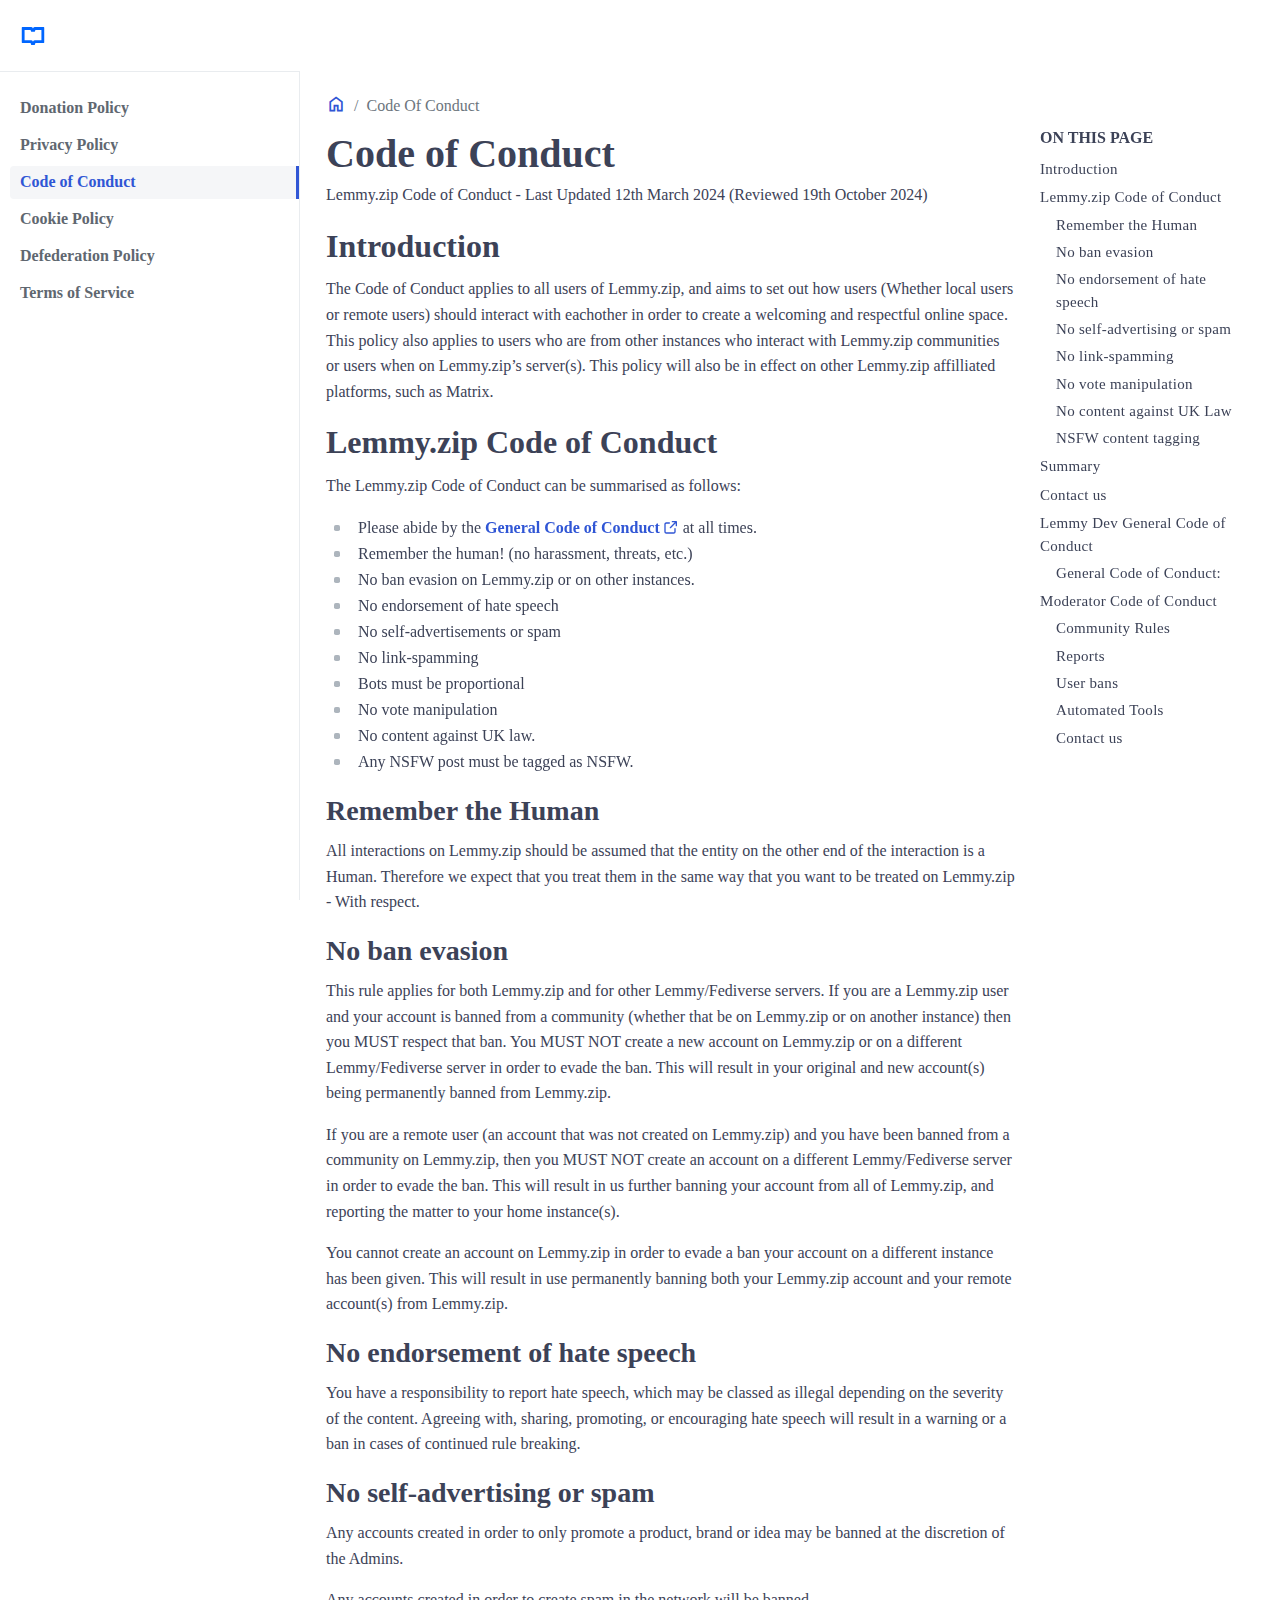
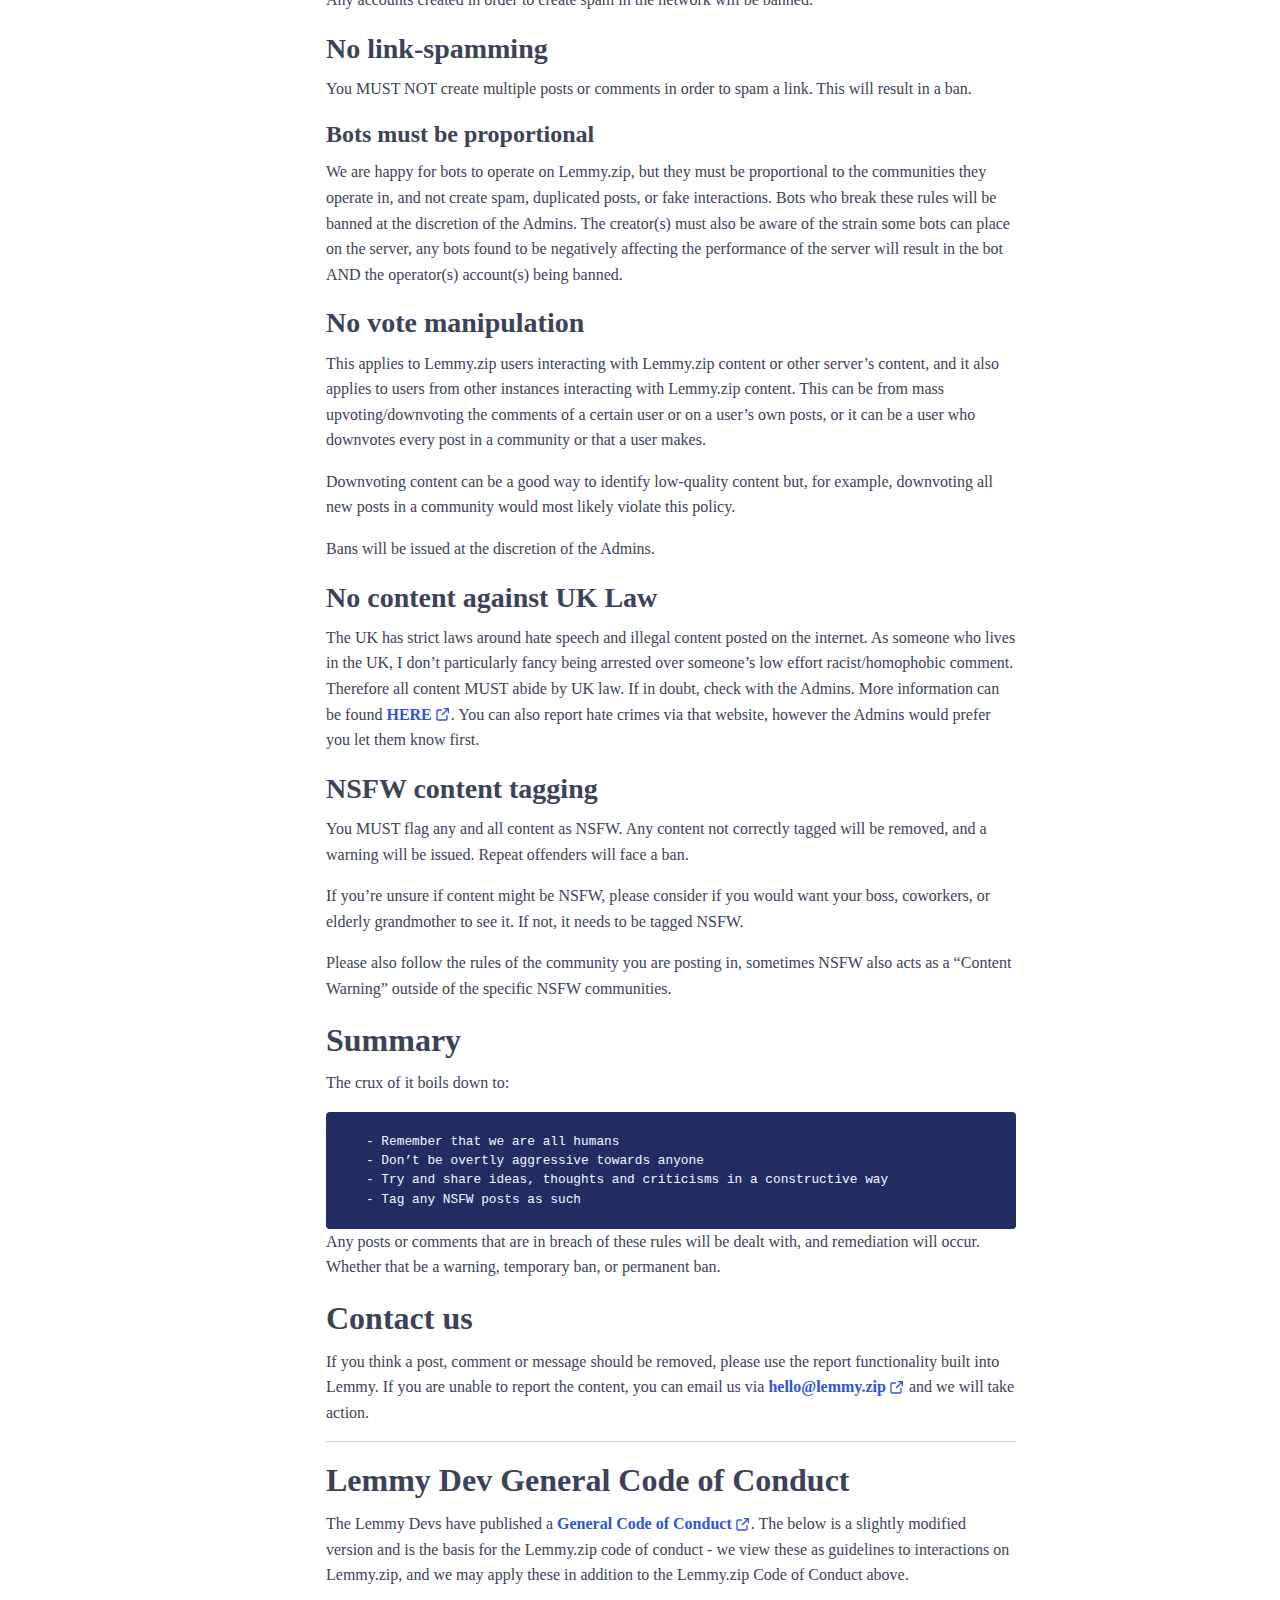
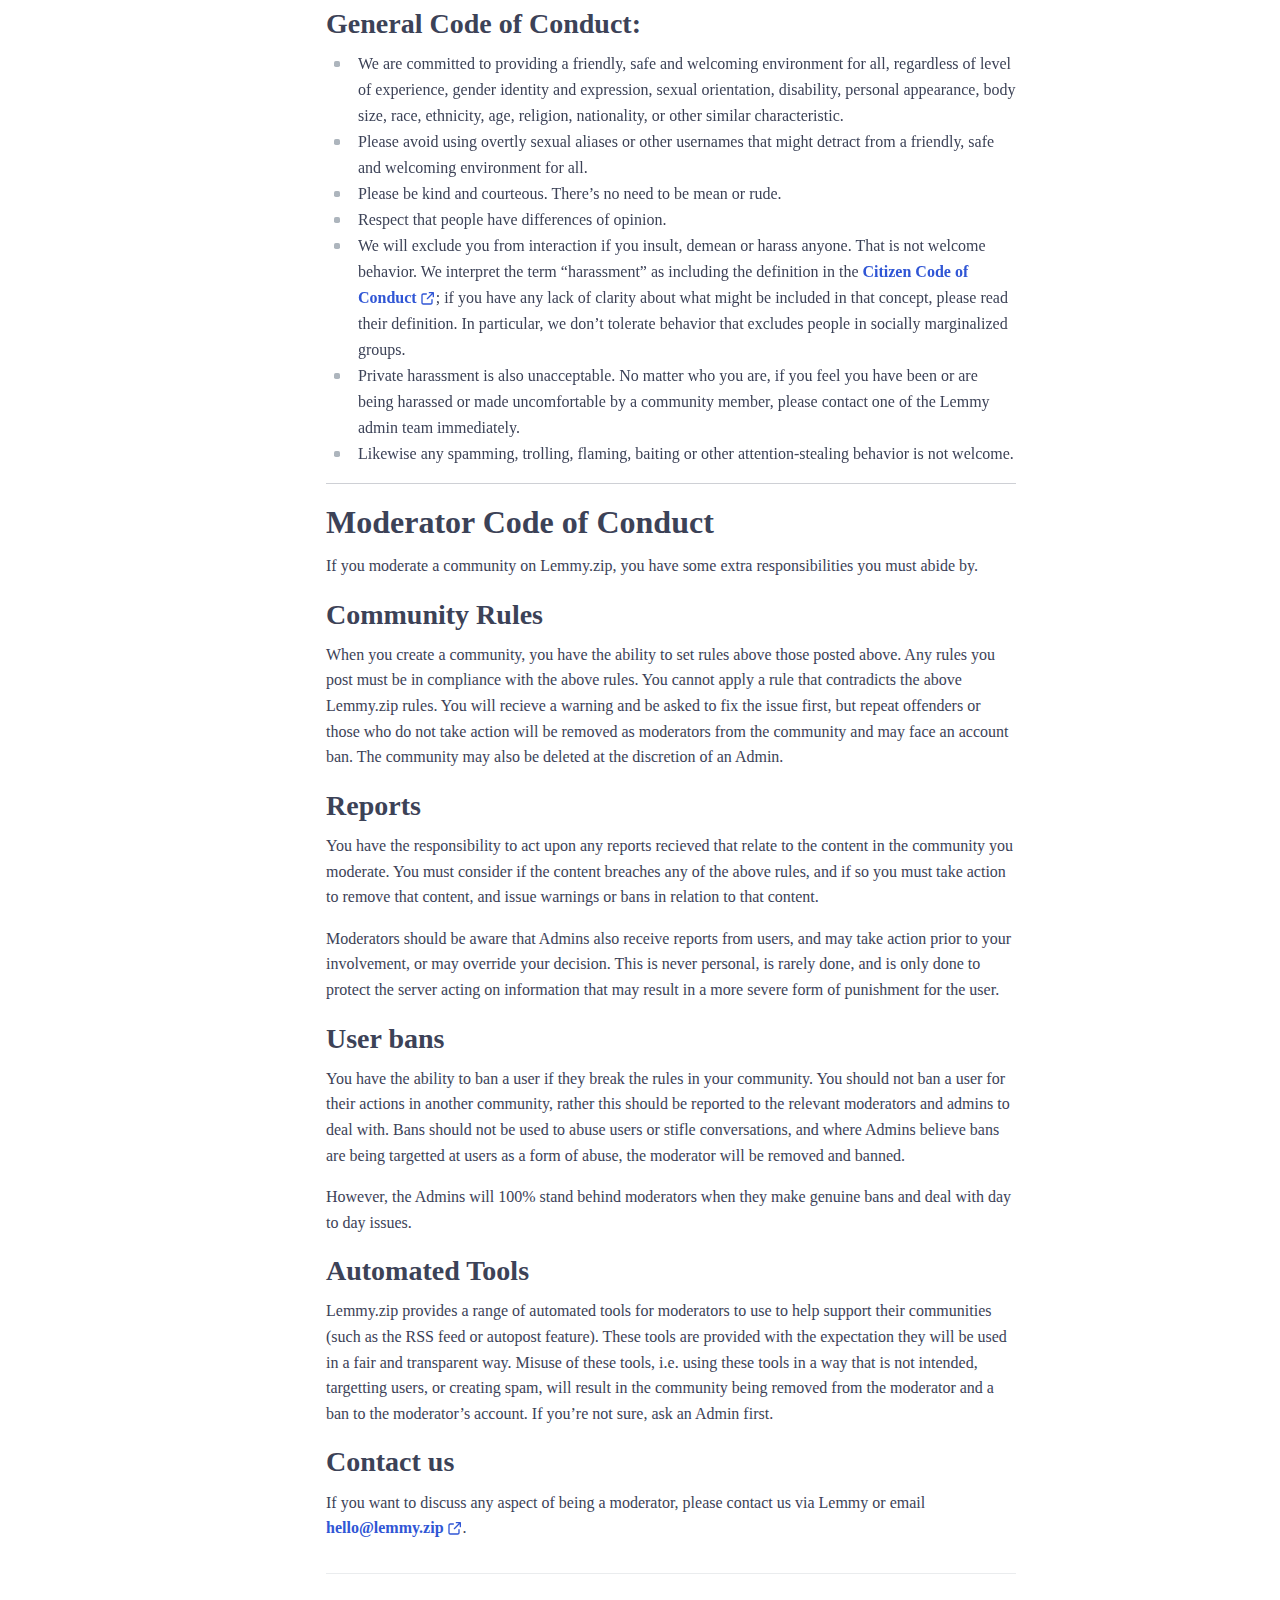
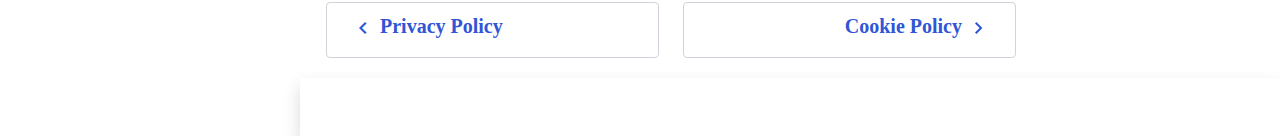
<file: docs/code_of_conduct/index.html>
<!DOCTYPE html>





    

    

    

    

<html lang="en-us"><head>
    <meta charset="utf-8" />
    <title>Code of Conduct | Lemmy.zip Legal</title>
    <meta name="viewport" content="width=device-width, initial-scale=1.0">
    <meta name="description" content="How users are expected to behave on Lemmy.zip. Also known as a Fair Use policy.">
    <meta name="keywords" content="Documentation, Hugo, Hugo Theme, Bootstrap" />
    <meta name="author" content="Colin Wilson - Lotus Labs" />
    <meta name="email" content="support@aigis.uk" />
    <meta name="website" content="https://lotusdocs.dev" />
    <meta name="Version" content="v0.1.0" />
    
    <link rel="icon" href="https://legal.lemmy.zip/favicon.ico" sizes="any">
<link rel="icon" type="image/svg+xml" href="https://legal.lemmy.zip/favicon.svg">
<link rel="apple-touch-icon" sizes="180x180" href="https://legal.lemmy.zip/apple-touch-icon.png">
<link rel="icon" type="image/png" sizes="32x32" href="https://legal.lemmy.zip/favicon-32x32.png">
<link rel="icon" type="image/png" sizes="16x16" href="https://legal.lemmy.zip/favicon-16x16.png">
<link rel="manifest" crossorigin="use-credentials" href="https://legal.lemmy.zip/site.webmanifest">
<meta property="og:title" content="Code of Conduct" />
<meta property="og:description" content="How users are expected to behave on Lemmy.zip. Also known as a Fair Use policy." />
<meta property="og:type" content="article" />
<meta property="og:url" content="https://legal.lemmy.zip/docs/code_of_conduct/" /><meta property="og:image" content="https://legal.lemmy.zip/opengraph/card-base-2_hu06b1a92291a380a0d2e0ec03dab66b2f_17642_filter_3676317141742619005.png"/><meta property="article:section" content="docs" />
<meta property="article:published_time" content="2023-11-03T23:19:53+00:00" />
<meta property="article:modified_time" content="2023-11-03T23:19:53+00:00" />
<meta name="twitter:card" content="summary_large_image"/>
<meta name="twitter:image" content="https://legal.lemmy.zip/opengraph/card-base-2_hu06b1a92291a380a0d2e0ec03dab66b2f_17642_filter_3676317141742619005.png"/>
<meta name="twitter:title" content="Code of Conduct"/>
<meta name="twitter:description" content="How users are expected to behave on Lemmy.zip. Also known as a Fair Use policy."/>

    
    <script>(()=>{var t=window.matchMedia&&window.matchMedia("(prefers-color-scheme: dark)").matches,e=localStorage.getItem("theme");t&&e===null&&(localStorage.setItem("theme","dark"),document.documentElement.setAttribute("data-dark-mode","")),t&&e==="dark"&&document.documentElement.setAttribute("data-dark-mode",""),e==="dark"&&document.documentElement.setAttribute("data-dark-mode","")})()</script>
    
    
            
                
                <script type="text/javascript" src="https://legal.lemmy.zip/docs/js/flexsearch.bundle.min.70b92c4c5202c26b45d7aa43e130e8440032cac751b9b9206ddba2052699286ac95beb01bb7f975514cc694a019a03c8.js" integrity="sha384-cLksTFICwmtF16pD4TDoRAAyysdRubkgbduiBSaZKGrJW&#43;sBu3&#43;XVRTMaUoBmgPI" crossorigin="anonymous"></script>
                
        
    
    

    <link rel="stylesheet" href="/docs/scss/style.min.5794fff59294d6a2cf8ca2b6e8faf30eb4e2025d55be97dec3f016dc5f8ef873d183f11c8adf2eb6828b6de78f8d9a9e.css" integrity="sha384-V5T/9ZKU1qLPjKK26PrzDrTiAl1Vvpfew/AW3F&#43;O&#43;HPRg/Ecit8utoKLbeePjZqe"crossorigin="anonymous">
    
    
    
    </head>
<body>
        <div class="content">
            <div class="page-wrapper toggled">
<nav id="sidebar" class="sidebar-wrapper">
    <div class="sidebar-brand">
        <a href='/' aria-label="HomePage" alt="HomePage">
            
                <?xml version="1.0" encoding="UTF-8"?><svg id="Layer_1" xmlns="http://www.w3.org/2000/svg" viewBox="0 0 250 250"><path d="m143,39.5c-18,0-18,18-18,18,0,0,0-18-18-18H22c-2.76,0-5,2.24-5,5v143c0,2.76,2.24,5,5,5h76c7.2,0,8.64,11.52,8.93,16.13.07,1.05.95,1.87,2,1.87h32.14c1.06,0,1.94-.82,2-1.87.29-4.61,1.73-16.13,8.93-16.13h76c2.76,0,5-2.24,5-5V44.5c0-2.76-2.24-5-5-5h-85Zm63,123.5c0,1.38-1.12,2.5-2.5,2.5h-60.5c-18,0-18,18-18,18,0,0,0-18-18-18h-60.5c-1.38,0-2.5-1.12-2.5-2.5v-94c0-1.38,1.12-2.5,2.5-2.5h51.5c7.2,0,8.64,11.52,8.93,16.13.07,1.05.95,1.87,2,1.87h32.14c1.06,0,1.94-.82,2-1.87.29-4.61,1.73-16.13,8.93-16.13h51.5c1.38,0,2.5,1.12,2.5,2.5v94Z" style="fill:#06f;"/></svg>
            
        </a>
    </div>
    <div class="sidebar-content" style="height: calc(100% - 131px);">
        <ul class="sidebar-menu">
            
                
                
                    
                        
                        <li class="">
                            <a class="sidebar-root-link" href="https://legal.lemmy.zip/docs/donations/">
                                
                                Donation Policy
                            </a>
                        </li>
                    
                
                    
                        
                        <li class="">
                            <a class="sidebar-root-link" href="https://legal.lemmy.zip/docs/privacy_policy/">
                                
                                Privacy Policy
                            </a>
                        </li>
                    
                
                    
                        
                        <li class="current">
                            <a class="sidebar-root-link" href="https://legal.lemmy.zip/docs/code_of_conduct/">
                                
                                Code of Conduct
                            </a>
                        </li>
                    
                
                    
                        
                        <li class="">
                            <a class="sidebar-root-link" href="https://legal.lemmy.zip/docs/cookie_policy/">
                                
                                Cookie Policy
                            </a>
                        </li>
                    
                
                    
                        
                        <li class="">
                            <a class="sidebar-root-link" href="https://legal.lemmy.zip/docs/defederation_policy/">
                                
                                Defederation Policy
                            </a>
                        </li>
                    
                
                    
                        
                        <li class="">
                            <a class="sidebar-root-link" href="https://legal.lemmy.zip/docs/terms_of_service/">
                                
                                Terms of Service
                            </a>
                        </li>
                    
                
            
        </ul>
        
    </div>
    
        <ul class="sidebar-footer list-unstyled mb-0">
            
        </ul>
    
</nav>

                    <main class="page-content bg-transparent">
                            <div class="container-fluid">
                                <div class="layout-spacing">
                                    
                                        <div class="d-md-flex justify-content-between align-items-center"><nav aria-label="breadcrumb" class="d-inline-block pb-2 mt-1 mt-sm-0">
    <ul id="breadcrumbs" class="breadcrumb bg-transparent mb-0" itemscope itemtype="https://schema.org/BreadcrumbList">
        
            
                <li class="breadcrumb-item text-capitalize active" aria-current="page" itemprop="itemListElement" itemscope itemtype="https://schema.org/ListItem">
                    <a itemprop="item" href="/docs/">
                        <i class="material-icons size-20 align-text-bottom" itemprop="name">Home</i>
                    </a>
                    <meta itemprop="position" content='1' />
                </li>
            
        
            <li class="breadcrumb-item text-capitalize active" itemprop="itemListElement" itemscope itemtype="https://schema.org/ListItem">
                <span itemprop="name">Code of Conduct</span>
                <meta itemprop="position" content='2' />
            </li>
        
    </ul>
</nav></div>
                                    
                                    <div class="row flex-xl-nowrap">
                                        
                                        <div class="docs-toc col-xl-3    d-xl-block"><toc>
    <div class="fw-bold text-uppercase mb-2">On this page</div>
    <nav id="TableOfContents">
  <ul>
    <li><a href="#introduction">Introduction</a></li>
    <li><a href="#lemmyzip-code-of-conduct">Lemmy.zip Code of Conduct</a>
      <ul>
        <li><a href="#remember-the-human">Remember the Human</a></li>
        <li><a href="#no-ban-evasion">No ban evasion</a></li>
        <li><a href="#no-endorsement-of-hate-speech">No endorsement of hate speech</a></li>
        <li><a href="#no-self-advertising-or-spam">No self-advertising or spam</a></li>
        <li><a href="#no-link-spamming">No link-spamming</a></li>
        <li><a href="#no-vote-manipulation">No vote manipulation</a></li>
        <li><a href="#no-content-against-uk-law">No content against UK Law</a></li>
        <li><a href="#nsfw-content-tagging">NSFW content tagging</a></li>
      </ul>
    </li>
    <li><a href="#summary">Summary</a></li>
    <li><a href="#contact-us">Contact us</a></li>
    <li><a href="#lemmy-dev-general-code-of-conduct">Lemmy Dev General Code of Conduct</a>
      <ul>
        <li><a href="#general-code-of-conduct">General Code of Conduct:</a></li>
      </ul>
    </li>
    <li><a href="#moderator-code-of-conduct">Moderator Code of Conduct</a>
      <ul>
        <li><a href="#community-rules">Community Rules</a></li>
        <li><a href="#reports">Reports</a></li>
        <li><a href="#user-bans">User bans</a></li>
        <li><a href="#automated-tools">Automated Tools</a></li>
        <li><a href="#contact-us-1">Contact us</a></li>
      </ul>
    </li>
  </ul>
</nav>
    </toc></div>
                                        
                                        
                                        <div class="docs-toc-mobile    d-print-none d-xl-none">
                                            <button id="toc-dropdown-btn" class="btn-secondary dropdown-toggle" type="button" data-bs-toggle="dropdown" data-bs-offset="0,0" aria-expanded="false">
                                                Table of Contents
                                            </button>
<nav id="toc-mobile">
  <ul class="dropdown-menu">
    <li><a href="#introduction">Introduction</a></li>
    <li><a href="#lemmyzip-code-of-conduct">Lemmy.zip Code of Conduct</a>
      <ul>
        <li><a href="#remember-the-human">Remember the Human</a></li>
        <li><a href="#no-ban-evasion">No ban evasion</a></li>
        <li><a href="#no-endorsement-of-hate-speech">No endorsement of hate speech</a></li>
        <li><a href="#no-self-advertising-or-spam">No self-advertising or spam</a></li>
        <li><a href="#no-link-spamming">No link-spamming</a></li>
        <li><a href="#no-vote-manipulation">No vote manipulation</a></li>
        <li><a href="#no-content-against-uk-law">No content against UK Law</a></li>
        <li><a href="#nsfw-content-tagging">NSFW content tagging</a></li>
      </ul>
    </li>
    <li><a href="#summary">Summary</a></li>
    <li><a href="#contact-us">Contact us</a></li>
    <li><a href="#lemmy-dev-general-code-of-conduct">Lemmy Dev General Code of Conduct</a>
      <ul>
        <li><a href="#general-code-of-conduct">General Code of Conduct:</a></li>
      </ul>
    </li>
    <li><a href="#moderator-code-of-conduct">Moderator Code of Conduct</a>
      <ul>
        <li><a href="#community-rules">Community Rules</a></li>
        <li><a href="#reports">Reports</a></li>
        <li><a href="#user-bans">User bans</a></li>
        <li><a href="#automated-tools">Automated Tools</a></li>
        <li><a href="#contact-us-1">Contact us</a></li>
      </ul>
    </li>
  </ul>
</nav></div>
                                        <div class="docs-content col-12 col-xl-9 mt-0">
                                            <div class="mb-0 d-flex">
                                                
                                                <h1 class="content-title mb-0">
                                                    Code of Conduct
                                                    
                                                </h1>
                                            </div>
                                            
                                            <div id="content" class="main-content" >
                                                
    
    <div data-prismjs-copy="" data-prismjs-copy-success="" data-prismjs-copy-error="">
        <p>Lemmy.zip Code of Conduct - Last Updated 12th March 2024 (Reviewed 19th October 2024)</p>
<h2 id="introduction">Introduction <a href="#introduction" class="anchor" aria-hidden="true"><i class="material-icons align-middle">link</i></a></h2><p>The Code of Conduct applies to all users of Lemmy.zip, and aims to set out how users (Whether local users or remote users) should interact with eachother in order to create a welcoming and respectful online space. This policy also applies to users who are from other instances who interact with Lemmy.zip communities or users when on Lemmy.zip&rsquo;s server(s). This policy will also be in effect on other Lemmy.zip affilliated platforms, such as Matrix.</p>
<h2 id="lemmyzip-code-of-conduct">Lemmy.zip Code of Conduct <a href="#lemmyzip-code-of-conduct" class="anchor" aria-hidden="true"><i class="material-icons align-middle">link</i></a></h2><p>The Lemmy.zip Code of Conduct can be summarised as follows:</p>
<ul>
<li>Please abide by the <a href="https://join-lemmy.org/docs/code_of_conduct.html" rel="external" target="_blank">General Code of Conduct<svg width="16" height="16" viewBox="0 0 24 24" xmlns="http://www.w3.org/2000/svg"><path fill="currentColor" d="M14 5c-.552 0-1-.448-1-1s.448-1 1-1h6c.552 0 1 .448 1 1v6c0 .552-.448 1-1 1s-1-.448-1-1v-3.586l-7.293 7.293c-.391.39-1.024.39-1.414 0-.391-.391-.391-1.024 0-1.414l7.293-7.293h-3.586zm-9 2c-.552 0-1 .448-1 1v11c0 .552.448 1 1 1h11c.552 0 1-.448 1-1v-4.563c0-.552.448-1 1-1s1 .448 1 1v4.563c0 1.657-1.343 3-3 3h-11c-1.657 0-3-1.343-3-3v-11c0-1.657 1.343-3 3-3h4.563c.552 0 1 .448 1 1s-.448 1-1 1h-4.563z"/></svg></a> at all times.</li>
<li>Remember the human! (no harassment, threats, etc.)</li>
<li>No ban evasion on Lemmy.zip or on other instances.</li>
<li>No endorsement of hate speech</li>
<li>No self-advertisements or spam</li>
<li>No link-spamming</li>
<li>Bots must be proportional</li>
<li>No vote manipulation</li>
<li>No content against UK law.</li>
<li>Any NSFW post must be tagged as NSFW.</li>
</ul>
<h3 id="remember-the-human">Remember the Human <a href="#remember-the-human" class="anchor" aria-hidden="true"><i class="material-icons align-middle">link</i></a></h3><p>All interactions on Lemmy.zip should be assumed that the entity on the other end of the interaction is a Human. Therefore we expect that you treat them in the same way that you want to be treated on Lemmy.zip - With respect.</p>
<h3 id="no-ban-evasion">No ban evasion <a href="#no-ban-evasion" class="anchor" aria-hidden="true"><i class="material-icons align-middle">link</i></a></h3><p>This rule applies for both Lemmy.zip and for other Lemmy/Fediverse servers. If you are a Lemmy.zip user and your account is banned from a community (whether that be on Lemmy.zip or on another instance) then you MUST respect that ban. You MUST NOT create a new account on Lemmy.zip or on a different Lemmy/Fediverse server in order to evade the ban. This will result in your original and new account(s) being permanently banned from Lemmy.zip.</p>
<p>If you are a remote user (an account that was not created on Lemmy.zip) and you have been banned from a community on Lemmy.zip, then you MUST NOT create an account on a different Lemmy/Fediverse server in order to evade the ban. This will result in us further banning your account from all of Lemmy.zip, and reporting the matter to your home instance(s).</p>
<p>You cannot create an account on Lemmy.zip in order to evade a ban your account on a different instance has been given. This will result in use permanently banning both your Lemmy.zip account and your remote account(s) from Lemmy.zip.</p>
<h3 id="no-endorsement-of-hate-speech">No endorsement of hate speech <a href="#no-endorsement-of-hate-speech" class="anchor" aria-hidden="true"><i class="material-icons align-middle">link</i></a></h3><p>You have a responsibility to report hate speech, which may be classed as illegal depending on the severity of the content. Agreeing with, sharing, promoting, or encouraging hate speech will result in a warning or a ban in cases of continued rule breaking.</p>
<h3 id="no-self-advertising-or-spam">No self-advertising or spam <a href="#no-self-advertising-or-spam" class="anchor" aria-hidden="true"><i class="material-icons align-middle">link</i></a></h3><p>Any accounts created in order to only promote a product, brand or idea may be banned at the discretion of the Admins.</p>
<p>Any accounts created in order to create spam in the network will be banned.</p>
<h3 id="no-link-spamming">No link-spamming <a href="#no-link-spamming" class="anchor" aria-hidden="true"><i class="material-icons align-middle">link</i></a></h3><p>You MUST NOT create multiple posts or comments in order to spam a link. This will result in a ban.</p>
<h4 id="bots-must-be-proportional">Bots must be proportional <a href="#bots-must-be-proportional" class="anchor" aria-hidden="true"><i class="material-icons align-middle">link</i></a></h4><p>We are happy for bots to operate on Lemmy.zip, but they must be proportional to the communities they operate in, and not create spam, duplicated posts, or fake interactions. Bots who break these rules will be banned at the discretion of the Admins. The creator(s) must also be aware of the strain some bots can place on the server, any bots found to be negatively affecting the performance of the server will result in the bot AND the operator(s) account(s) being banned.</p>
<h3 id="no-vote-manipulation">No vote manipulation <a href="#no-vote-manipulation" class="anchor" aria-hidden="true"><i class="material-icons align-middle">link</i></a></h3><p>This applies to Lemmy.zip users interacting with Lemmy.zip content or other server&rsquo;s content, and it also applies to users from other instances interacting with Lemmy.zip content. This can be from mass upvoting/downvoting the comments of a certain user or on a user&rsquo;s own posts, or it can be a user who downvotes every post in a community or that a user makes.</p>
<p>Downvoting content can be a good way to identify low-quality content but, for example, downvoting all new posts in a community would most likely violate this policy.</p>
<p>Bans will be issued at the discretion of the Admins.</p>
<h3 id="no-content-against-uk-law">No content against UK Law <a href="#no-content-against-uk-law" class="anchor" aria-hidden="true"><i class="material-icons align-middle">link</i></a></h3><p>The UK has strict laws around hate speech and illegal content posted on the internet. As someone who lives in the UK, I don&rsquo;t particularly fancy being arrested over someone&rsquo;s low effort racist/homophobic comment. Therefore all content MUST abide by UK law. If in doubt, check with the Admins. More information can be found <a href="https://www.report-it.org.uk/reporting_internet_hate_crime" rel="external" target="_blank">HERE<svg width="16" height="16" viewBox="0 0 24 24" xmlns="http://www.w3.org/2000/svg"><path fill="currentColor" d="M14 5c-.552 0-1-.448-1-1s.448-1 1-1h6c.552 0 1 .448 1 1v6c0 .552-.448 1-1 1s-1-.448-1-1v-3.586l-7.293 7.293c-.391.39-1.024.39-1.414 0-.391-.391-.391-1.024 0-1.414l7.293-7.293h-3.586zm-9 2c-.552 0-1 .448-1 1v11c0 .552.448 1 1 1h11c.552 0 1-.448 1-1v-4.563c0-.552.448-1 1-1s1 .448 1 1v4.563c0 1.657-1.343 3-3 3h-11c-1.657 0-3-1.343-3-3v-11c0-1.657 1.343-3 3-3h4.563c.552 0 1 .448 1 1s-.448 1-1 1h-4.563z"/></svg></a>. You can also report hate crimes via that website, however the Admins would prefer you let them know first.</p>
<h3 id="nsfw-content-tagging">NSFW content tagging <a href="#nsfw-content-tagging" class="anchor" aria-hidden="true"><i class="material-icons align-middle">link</i></a></h3><p>You MUST flag any and all content as NSFW. Any content not correctly tagged will be removed, and a warning will be issued. Repeat offenders will face a ban.</p>
<p>If you&rsquo;re unsure if content might be NSFW, please consider if you would want your boss, coworkers, or elderly grandmother to see it. If not, it needs to be tagged NSFW.</p>
<p>Please also follow the rules of the community you are posting in, sometimes NSFW also acts as a “Content Warning” outside of the specific NSFW communities.</p>
<h2 id="summary">Summary <a href="#summary" class="anchor" aria-hidden="true"><i class="material-icons align-middle">link</i></a></h2><p>The crux of it boils down to:</p>
<pre><code>- Remember that we are all humans
- Don’t be overtly aggressive towards anyone
- Try and share ideas, thoughts and criticisms in a constructive way
- Tag any NSFW posts as such
</code></pre>
<p>Any posts or comments that are in breach of these rules will be dealt with, and remediation will occur. Whether that be a warning, temporary ban, or permanent ban.</p>
<h2 id="contact-us">Contact us <a href="#contact-us" class="anchor" aria-hidden="true"><i class="material-icons align-middle">link</i></a></h2><p>If you think a post, comment or message should be removed, please use the report functionality built into Lemmy. If you are unable to report the content, you can email us via <a href="mailto:hello@lemmy.zip" rel="external" target="_blank">hello@lemmy.zip<svg width="16" height="16" viewBox="0 0 24 24" xmlns="http://www.w3.org/2000/svg"><path fill="currentColor" d="M14 5c-.552 0-1-.448-1-1s.448-1 1-1h6c.552 0 1 .448 1 1v6c0 .552-.448 1-1 1s-1-.448-1-1v-3.586l-7.293 7.293c-.391.39-1.024.39-1.414 0-.391-.391-.391-1.024 0-1.414l7.293-7.293h-3.586zm-9 2c-.552 0-1 .448-1 1v11c0 .552.448 1 1 1h11c.552 0 1-.448 1-1v-4.563c0-.552.448-1 1-1s1 .448 1 1v4.563c0 1.657-1.343 3-3 3h-11c-1.657 0-3-1.343-3-3v-11c0-1.657 1.343-3 3-3h4.563c.552 0 1 .448 1 1s-.448 1-1 1h-4.563z"/></svg></a> and we will take action.</p>
<hr>
<h2 id="lemmy-dev-general-code-of-conduct">Lemmy Dev General Code of Conduct <a href="#lemmy-dev-general-code-of-conduct" class="anchor" aria-hidden="true"><i class="material-icons align-middle">link</i></a></h2><p>The Lemmy Devs have published a <a href="https://join-lemmy.org/docs/code_of_conduct.html" rel="external" target="_blank">General Code of Conduct<svg width="16" height="16" viewBox="0 0 24 24" xmlns="http://www.w3.org/2000/svg"><path fill="currentColor" d="M14 5c-.552 0-1-.448-1-1s.448-1 1-1h6c.552 0 1 .448 1 1v6c0 .552-.448 1-1 1s-1-.448-1-1v-3.586l-7.293 7.293c-.391.39-1.024.39-1.414 0-.391-.391-.391-1.024 0-1.414l7.293-7.293h-3.586zm-9 2c-.552 0-1 .448-1 1v11c0 .552.448 1 1 1h11c.552 0 1-.448 1-1v-4.563c0-.552.448-1 1-1s1 .448 1 1v4.563c0 1.657-1.343 3-3 3h-11c-1.657 0-3-1.343-3-3v-11c0-1.657 1.343-3 3-3h4.563c.552 0 1 .448 1 1s-.448 1-1 1h-4.563z"/></svg></a>. The below is a slightly modified version and is the basis for the Lemmy.zip code of conduct - we view these as guidelines to interactions on Lemmy.zip, and we may apply these in addition to the Lemmy.zip Code of Conduct above.</p>
<h3 id="general-code-of-conduct">General Code of Conduct: <a href="#general-code-of-conduct" class="anchor" aria-hidden="true"><i class="material-icons align-middle">link</i></a></h3><ul>
<li>We are committed to providing a friendly, safe and welcoming environment for all, regardless of level of experience, gender identity and expression, sexual orientation, disability, personal appearance, body size, race, ethnicity, age, religion, nationality, or other similar characteristic.</li>
<li>Please avoid using overtly sexual aliases or other usernames that might detract from a friendly, safe and welcoming environment for all.</li>
<li>Please be kind and courteous. There’s no need to be mean or rude.</li>
<li>Respect that people have differences of opinion.</li>
<li>We will exclude you from interaction if you insult, demean or harass anyone. That is not welcome behavior. We interpret the term “harassment” as including the definition in the <a href="https://github.com/stumpsyn/policies/blob/master/citizen_code_of_conduct.md" rel="external" target="_blank">Citizen Code of Conduct<svg width="16" height="16" viewBox="0 0 24 24" xmlns="http://www.w3.org/2000/svg"><path fill="currentColor" d="M14 5c-.552 0-1-.448-1-1s.448-1 1-1h6c.552 0 1 .448 1 1v6c0 .552-.448 1-1 1s-1-.448-1-1v-3.586l-7.293 7.293c-.391.39-1.024.39-1.414 0-.391-.391-.391-1.024 0-1.414l7.293-7.293h-3.586zm-9 2c-.552 0-1 .448-1 1v11c0 .552.448 1 1 1h11c.552 0 1-.448 1-1v-4.563c0-.552.448-1 1-1s1 .448 1 1v4.563c0 1.657-1.343 3-3 3h-11c-1.657 0-3-1.343-3-3v-11c0-1.657 1.343-3 3-3h4.563c.552 0 1 .448 1 1s-.448 1-1 1h-4.563z"/></svg></a>; if you have any lack of clarity about what might be included in that concept, please read their definition. In particular, we don’t tolerate behavior that excludes people in socially marginalized groups.</li>
<li>Private harassment is also unacceptable. No matter who you are, if you feel you have been or are being harassed or made uncomfortable by a community member, please contact one of the Lemmy admin team immediately.</li>
<li>Likewise any spamming, trolling, flaming, baiting or other attention-stealing behavior is not welcome.</li>
</ul>
<hr>
<h2 id="moderator-code-of-conduct">Moderator Code of Conduct <a href="#moderator-code-of-conduct" class="anchor" aria-hidden="true"><i class="material-icons align-middle">link</i></a></h2><p>If you moderate a community on Lemmy.zip, you have some extra responsibilities you must abide by.</p>
<h3 id="community-rules">Community Rules <a href="#community-rules" class="anchor" aria-hidden="true"><i class="material-icons align-middle">link</i></a></h3><p>When you create a community, you have the ability to set rules above those posted above. Any rules you post must be in compliance with the above rules. You cannot apply a rule that contradicts the above Lemmy.zip rules. You will recieve a warning and be asked to fix the issue first, but repeat offenders or those who do not take action will be removed as moderators from the community and may face an account ban. The community may also be deleted at the discretion of an Admin.</p>
<h3 id="reports">Reports <a href="#reports" class="anchor" aria-hidden="true"><i class="material-icons align-middle">link</i></a></h3><p>You have the responsibility to act upon any reports recieved that relate to the content in the community you moderate. You must consider if the content breaches any of the above rules, and if so you must take action to remove that content, and issue warnings or bans in relation to that content.</p>
<p>Moderators should be aware that Admins also receive reports from users, and may take action prior to your involvement, or may override your decision. This is never personal, is rarely done, and is only done to protect the server acting on information that may result in a more severe form of punishment for the user.</p>
<h3 id="user-bans">User bans <a href="#user-bans" class="anchor" aria-hidden="true"><i class="material-icons align-middle">link</i></a></h3><p>You have the ability to ban a user if they break the rules in your community. You should not ban a user for their actions in another community, rather this should be reported to the relevant moderators and admins to deal with. Bans should not be used to abuse users or stifle conversations, and where Admins believe bans are being targetted at users as a form of abuse, the moderator will be removed and banned.</p>
<p>However, the Admins will 100% stand behind moderators when they make genuine bans and deal with day to day issues.</p>
<h3 id="automated-tools">Automated Tools <a href="#automated-tools" class="anchor" aria-hidden="true"><i class="material-icons align-middle">link</i></a></h3><p>Lemmy.zip provides a range of automated tools for moderators to use to help support their communities (such as the RSS feed or autopost feature). These tools are provided with the expectation they will be used in a fair and transparent way. Misuse of these tools, i.e. using these tools in a way that is not intended, targetting users, or creating spam, will result in the community being removed from the moderator and a ban to the moderator&rsquo;s account. If you&rsquo;re not sure, ask an Admin first.</p>
<h3 id="contact-us-1">Contact us <a href="#contact-us-1" class="anchor" aria-hidden="true"><i class="material-icons align-middle">link</i></a></h3><p>If you want to discuss any aspect of being a moderator, please contact us via Lemmy or email <a href="mailto:hello@lemmy.zip" rel="external" target="_blank">hello@lemmy.zip<svg width="16" height="16" viewBox="0 0 24 24" xmlns="http://www.w3.org/2000/svg"><path fill="currentColor" d="M14 5c-.552 0-1-.448-1-1s.448-1 1-1h6c.552 0 1 .448 1 1v6c0 .552-.448 1-1 1s-1-.448-1-1v-3.586l-7.293 7.293c-.391.39-1.024.39-1.414 0-.391-.391-.391-1.024 0-1.414l7.293-7.293h-3.586zm-9 2c-.552 0-1 .448-1 1v11c0 .552.448 1 1 1h11c.552 0 1-.448 1-1v-4.563c0-.552.448-1 1-1s1 .448 1 1v4.563c0 1.657-1.343 3-3 3h-11c-1.657 0-3-1.343-3-3v-11c0-1.657 1.343-3 3-3h4.563c.552 0 1 .448 1 1s-.448 1-1 1h-4.563z"/></svg></a>.</p>

    </div>

    

    
                                            </div>
                                            <div><hr class="doc-hr">
<div id="doc-nav" class="d-print-none">

	<div class="row flex-xl-nowrap ">
	<div class="col-sm-6 pt-2 doc-next">
		<a href="/docs/privacy_policy/">
			<div class="card h-100 my-1">
				<div class="card-body py-2">
                    <p class="card-title fs-5 fw-semibold lh-base mb-0"><i class="material-icons align-middle">navigate_before</i> Privacy Policy</p>
					
				</div>
			</div>
		</a>
        </div>
	<div class="col-sm-6 pt-2 doc-prev">
		<a class="ms-auto" href="/docs/cookie_policy/">
			<div class="card h-100 my-1 text-end">
				<div class="card-body py-2">
                    <p class="card-title fs-5 fw-semibold lh-base mb-0">Cookie Policy <i class="material-icons align-middle">navigate_next</i></p>
					
				</div>
			</div>
		</a>
        </div>
	</div>
</div></div>
                                        </div>
                                    </div>
                                </div>
                            </div>
<footer class="shadow py-3 d-print-none">
    <div class="container-fluid">
        <div class="row align-items-center">
            <div class="col">
                <div class="text-sm-start text-center mx-md-2">
                    <p class="mb-0">
                        
                        
                    </p>
                </div>
            </div>
        </div>
    </div>
</footer>
</main>
            </div>
        </div>

        
        
        <button onclick="topFunction()" id="back-to-top" aria-label="Back to Top Button" class="back-to-top fs-5"><svg width="24" height="24"><path d="M12,10.224l-6.3,6.3L4.32,15.152,12,7.472l7.68,7.68L18.3,16.528Z" style="fill:#fff"/></svg></button>
        
        

        
        
            <script>(()=>{var e=document.getElementById("mode");e!==null&&(window.matchMedia("(prefers-color-scheme: dark)").addEventListener("change",e=>{e.matches?(localStorage.setItem("theme","dark"),document.documentElement.setAttribute("data-dark-mode","")):(localStorage.setItem("theme","light"),document.documentElement.removeAttribute("data-dark-mode"))}),e.addEventListener("click",()=>{document.documentElement.toggleAttribute("data-dark-mode"),localStorage.setItem("theme",document.documentElement.hasAttribute("data-dark-mode")?"dark":"light")}),localStorage.getItem("theme")==="dark"?document.documentElement.setAttribute("data-dark-mode",""):document.documentElement.removeAttribute("data-dark-mode"))})()</script>
        




    
    
    






    

    <script src="/docs/js/bootstrap.9f291ab8e399b604626feee9ae547877d87146cb0eb4f9e8245d8eae03b09401dc07c12305e01e1373dcdc86e4ddce26.js" integrity="sha384-nykauOOZtgRib&#43;7prlR4d9hxRssOtPnoJF2OrgOwlAHcB8EjBeAeE3Pc3Ibk3c4m"defer></script>


    <script type="text/javascript" src="https://legal.lemmy.zip/docs/js/bundle.min.3cecf7b7f3f7f4ba5cfc78e8cb247920a1223bb8e8ab36df80aad689b9f1e4b36770bbf93c07c32905f3b1b902d79e67.js" integrity="sha384-POz3t/P39Lpc/HjoyyR5IKEiO7joqzbfgKrWibnx5LNncLv5PAfDKQXzsbkC155n" crossorigin="anonymous" defer></script>

        

        
        <script type="module">
    var suggestions = document.getElementById('suggestions');
    var search = document.getElementById('flexsearch');

    const flexsearchContainer = document.getElementById('FlexSearchCollapse');

    const hideFlexsearchBtn = document.getElementById('hideFlexsearch');

    const configObject = { toggle: false }
    const flexsearchContainerCollapse = new Collapse(flexsearchContainer, configObject) 

    if (search !== null) {
        document.addEventListener('keydown', inputFocus);
        flexsearchContainer.addEventListener('shown.bs.collapse', function () {
            search.focus();
        });
        
        var topHeader = document.getElementById("top-header");
        document.addEventListener('click', function(elem) {
            if (!flexsearchContainer.contains(elem.target) && !topHeader.contains(elem.target))
                flexsearchContainerCollapse.hide();
        });
    }

    hideFlexsearchBtn.addEventListener('click', () =>{
        flexsearchContainerCollapse.hide()
    })

    function inputFocus(e) {
        if (e.ctrlKey && e.key === '/') {
            e.preventDefault();
            flexsearchContainerCollapse.toggle();
        }
        if (e.key === 'Escape' ) {
            search.blur();
            
            flexsearchContainerCollapse.hide();
        }
    };

    document.addEventListener('click', function(event) {

    var isClickInsideElement = suggestions.contains(event.target);

    if (!isClickInsideElement) {
        suggestions.classList.add('d-none');
    }

    });

    


    document.addEventListener('keydown',suggestionFocus);

    function suggestionFocus(e) {
    const suggestionsHidden = suggestions.classList.contains('d-none');
    if (suggestionsHidden) return;

    const focusableSuggestions= [...suggestions.querySelectorAll('a')];
    if (focusableSuggestions.length === 0) return;

    const index = focusableSuggestions.indexOf(document.activeElement);

    if (e.key === "ArrowUp") {
        e.preventDefault();
        const nextIndex = index > 0 ? index - 1 : 0;
        focusableSuggestions[nextIndex].focus();
    }
    else if (e.key === "ArrowDown") {
        e.preventDefault();
        const nextIndex= index + 1 < focusableSuggestions.length ? index + 1 : index;
        focusableSuggestions[nextIndex].focus();
    }

    }

    


    (function(){

    var index = new FlexSearch.Document({
        
        tokenize: "forward",
        minlength:  0 ,
        cache:  100 ,
        optimize:  true ,
        document: {
        id: 'id',
        store: [
            "href", "title", "description"
        ],
        index: ["title", "description", "content"]
        }
    });


    


    
    
    
    
    
    
    
    
    
    
    
    
    
    
    
    
    
    
    
    
    
    
    
    
    
    
    
    
    
    
    
    
    
    
    
    
    
    
    
    
    
    
    
    
    
    
    
    
    
    
    


    

    

    index.add(
            {
                id:  0 ,
                href: "\/docs\/donations\/",
                title: "Donation Policy",
                description: "How we handle and spend donations",
                content: "Lemmy.zip Donation Policy - Last Updated 28th January 2024 (Reviewed 19th October 2024)\nIntroduction linkThis policy aims to make clear how we collect and spend donations towards the upkeep of Lemmy.zip. We have created this policy to ensure we remain transparent about how we handle the finances of the site in line with our ethos for the operation of Lemmy.zip\nHow we collect donations linkWe have one primary source of donation collection, which is via OpenCollective. We do not currently accept any other forms of donation. If you recieve messages or links to other sites to donate, these have not come from us. Please report to an admin immediately.\nWe use OpenCollectiv\\e because it has transparency built in at its core, which is something we strive for constantly.\nHow we spend donations linkDonations are ring-fenced for site operation costs only. The funds will not be spent on any other services.\nYou can see how funds are spend on OpenCollective by going to the Expenses tab. All expenses have an invoice uploaded to show expenditure matches up with the reported amounts (give or take currency exchange rates).\nDonation Perks linkWe offer some donation perks to donators. By donating to Lemmy.zip you acknowledge and agree to the following terms regarding donation perks:\nNature of Perks: The perks offered to donors are privileges extended at our discretion and do not constitute a legal right or entitlement. These perks are subject to change in nature or may be discontinued at any time without prior notice. Modification and Withdrawal of Perks: We reserve the right to modify or withdraw these perks at any time. While we endeavor to notify donors of significant changes, this may not always be possible. Abuse of Perks: Perks may be withdrawn from users who misuse them. “Abuse” is defined as (but not limited to) the misuse of the intended use of a perk, undertaking activites that break the laws of UK, EU and Germany using the perks, general harrasment or mistreating of other people using the perks, sharing unauthorised access to the perk with other people, and anything that breaks our Code of Conduct or Terms of Service. The determination of abuse is at our sole discretion. Account Requirement: To access and benefit from these perks, a valid Lemmy.zip account is required. Perks may be withdrawn from users who are banned or have their accounts suspended on Lemmy.zip. Refund Policy: Donations are generally non-refundable. In the event of perk modification or withdrawal, refunds will not be provided. Acknowledgment: By accepting these perks, you acknowledge that you have read, understood, and agreed to these terms and conditions. You don’t need to be an ongoing donator for the below perks - a one-time donation of any amount will unlock the below perks for you.\nYou don’t need to accept the perks immediately, as long as they are available you can choose a perk at any time.\nCurrent Perks linkCurrently we offer the following perks to donators:\nCustom Emoji upload - You can choose a custom emoji to upload to Lemmy.zip that can be used by all users of the server. You can also choose the name and the short code (i.e. :cat:) too. A me.lemmy.zip account. This is a LinkStack account hosted on Lemmy.zip that you can use to share links personal to you. Contact us linkIf you have any issues with perks, or have a great idea for a new perk, please contact us on Lemmy or via email to hello@lemmy.zip\n"
            }
        );
    index.add(
            {
                id:  1 ,
                href: "\/docs\/privacy_policy\/",
                title: "Privacy Policy",
                description: "How we handle your data and keep it safe.",
                content: "Lemmy.zip Privacy Policy - Last Updated 4th November 2023 (Reviewed 19th October 2024)\nIntroduction linkWelcome to Lemmy.zip (“we,” “our,” or “us”). All user data is held in Germany, therefore we are committed to protecting your privacy and handling your personal data in accordance with the General Data Protection Regulation (GDPR). This Privacy Policy explains how we collect, use, and protect your personal data when you use our social media website.\nTopics:\nInformation we collect Legal basis processing Use of personal data How do we store your data? What are your data protection rights? Age restrictions Privacy policies of other websites Retention Policy Changes to our privacy policy How to contact us 1. Information We Collect linkWe collect the following personal data for the purpose of providing access to our website:\nEmail Address: We collect your email address to verify your account’s legitimacy and for login purposes. We may also use it for communication with you. IP Address: We collect your IP address for security and monitoring purposes. Personal information is defined as information relating to natural persons who:\ncan be identified or who are identifiable, directly from the information in question; or who can be indirectly identified from that information in combination with other information. Information automatically collected linkSome information — such as your Internet Protocol (IP) address and/or browser and device characteristics — is collected automatically when you visit the website.\nWe automatically collect certain information when you visit, use, or navigate the website. This information does not reveal your specific identity (like your name or contact information) but may include device and usage information, such as your IP address, browser and device characteristics, operating system, language preferences, referring URLs, device name, country, location, information about how and when you use Lemmy.zip, and other technical information. This information is primarily needed to maintain the security and operation of Lemmy.zip.\nThe information we automatically collect includes:\n-Log and Usage Data. Log and usage data is service-related, diagnostic, usage, and performance information our servers automatically collect when you access or use our Services and which we record in log files. Depending on how you interact with us, this log data may include your IP address, device information, browser type, and settings and information about your activity in the Services (such as the date/time stamps associated with your usage, pages and files viewed, searches, and other actions you take such as which features you use), device event information (such as system activity, error reports (sometimes called “crash dumps”), and hardware settings).\nSensitive Information linkWe do not process any sensitive information.\nAll personal information that you provide to us must be true, complete, and accurate, and you must notify us of any changes to such personal information.\nYou can view our cookie policy HERE\n2. Legal Basis for Processing linkThe General Data Protection Regulation (GDPR) requires us to explain the valid legal basis we rely on in order to process your personal information. As such, we may rely on the following to process your personal information:\nConsent. We may process your information if you have given us permission (consent) to use your personal information for a specific purpose. You can withdraw your consent at any time. Legal Obligations. We may process your information where we believe it is necessary for compliance with our legal obligations, such as to cooperate with a law enforcement body or regulatory agency, exercise or defend our legal rights, or disclose your information as evidence in litigation in which we are involved. Vital Interests. We may process your information where we believe it is necessary to protect your vital interests or the vital interests of a third party, such as situations involving potential threats to the safety of any person. For users located in Canada:\nWe may process your information if you have given us specific permission (i.e., express consent) to use your personal information for a specific purpose, or in situations where your permission can be inferred (i.e., implied consent). You can withdraw your consent at any time.\nIn some exceptional cases, we may be legally permitted under applicable law to process your information without your consent, including, for example:\nIf collection is clearly in the interests of an individual and consent cannot be obtained in a timely way For investigations and fraud detection and prevention For business transactions provided certain conditions are met If it is contained in a witness statement and the collection is necessary to assess, process, or settle an insurance claim For identifying injured, ill, or deceased persons and communicating with next of kin If we have reasonable grounds to believe an individual has been, is, or may be victim of financial abuse If it is reasonable to expect collection and use with consent would compromise the availability or the accuracy of the information and the collection is reasonable for purposes related to investigating a breach of an agreement or a contravention of the laws of Canada or a province If disclosure is required to comply with a subpoena, warrant, court order, or rules of the court relating to the production of records If it was produced by an individual in the course of their employment, business, or profession and the collection is consistent with the purposes for which the information was produced If the collection is solely for journalistic, artistic, or literary purposes If the information is publicly available and is specified by the regulations 3. Use of personal data linkYou directly provide Lemmy.zip with all of the data we collect. We collect data and process data when you:\nRegister online Voluntarily post a message, create a community or interact with a community on our website or via email. Use or view our website via your browser’s cookies. We use your email address for the following purposes:\nAccount Verification: To verify the legitimacy of your account. Login: To facilitate your login to our website. Communication: To contact you regarding your account or related matters. We do not share your personal data with third parties. However, please note that any content you post on our website is publicly available. Lemmy.zip will share data with other instances as part of the federation process. While this data we share is not intended to be personal identifying information, anything you post on this instance will be federated across the network and may be stored by other servers, so please be careful not to share any personal information that you do not wish to become shared through federation.\nLemmy.zip may also receive your data indirectly from other Lemmy instances. While the data we collect is not intended to be personal identifying information, anything you post on a federated instance will be stored on Lemmy.zips server(s) in line with our data retention policy.\nHarm to Life linkWe may also process a user’s data where we believe there is harm to life. This could include alerting local or foreign emergency services and law enforcement agencies.\n4. How do we store your data? linkWe take the security of your data seriously and have implemented various measures to safeguard your information. Some common security practices we employ include:\nPassword Encryption: Your passwords are securely hashed and encrypted using industry-standard methods. This ensures that even in the event of a breach, your password remains confidential. Secure Data Storage: Our databases are hosted on secure servers with restricted access. They are protected by advanced firewall and intrusion detection systems to prevent unauthorized access. Regular Security Audits: We conduct regular security audits and assessments to identify and mitigate potential vulnerabilities in our systems. Data Backup: We maintain regular data backups to ensure the integrity and availability of your information. Secure Socket Layer (SSL): We use SSL encryption to protect data transmitted between your device and our servers. You can verify this by checking for the padlock icon in your browser’s address bar. Please note that while we employ these security measures, no system can be completely foolproof. We continuously monitor and improve our security practices to adapt to evolving threats and ensure the highest level of protection for your data.\n5. What are your data protection rights? linkLemmy.zip would like to make sure you are fully aware of all of your data protection rights. Every user is entitled to the following:\nThe right to access – You have the right to request Lemmy.zip provides copies of your personal data. We may charge you a small fee for this service. The right to rectification – You have the right to request that Lemmy.zip correct any information you believe is inaccurate. You also have the right to request Lemmy.zip to complete the information you believe is incomplete. The right to erasure – You have the right to request that Lemmy.zip erase your personal data, under certain conditions. The right to restrict processing – You have the right to request that Lemmy.zip restrict the processing of your personal data, under certain conditions. The right to object to processing – You have the right to object to Lemmy.zip’s processing of your personal data, under certain conditions. The right to data portability – You have the right to request that Lemmy.zip transfer the data that we have collected to another organization, or directly to you, under certain conditions. If you make a request, we have one month to respond to you. If you would like to exercise any of these rights, please email us at: hello@lemmy.zip\n6. Age restriction linkUsers must be at least 13 years old to sign up for our website. By using our services, you confirm that you meet this age requirement.\n7. Privacy policies of other websites linkThe Lemmy.zip website contains links to other websites. Our privacy policy applies only to our website, so if you click on a link to another website, you should read their privacy policy.\n8. Retention Policy linkWe will only keep your personal information for as long as it is necessary for the purposes set out in this privacy notice, unless a longer retention period is required or permitted by law (such as tax, accounting, or other legal requirements). No purpose in this notice will require us keeping your personal information for longer than the period of time in which users have an account with us.\nWhen we have no ongoing legitimate business need to process your personal information, we will either delete or anonymize such information, or, if this is not possible (for example, because your personal information has been stored in backup archives), then we will securely store your personal information and isolate it from any further processing until deletion is possible.\n9. Changes to our privacy policy linkLemmy.zip keeps its privacy policy under regular review and places any updates on this web page. This privacy policy was last updated on 4th November 2023.\n10. How to contact us linkIf you have any questions about Lemmy.zip’s privacy policy, the data we hold on you, or you would like to exercise one of your data protection rights, please do not hesitate to contact us.\nEmail us at: hello@lemmy.zip\n"
            }
        );
    index.add(
            {
                id:  2 ,
                href: "\/docs\/code_of_conduct\/",
                title: "Code of Conduct",
                description: "How users are expected to behave on Lemmy.zip. Also known as a Fair Use policy.",
                content: "Lemmy.zip Code of Conduct - Last Updated 12th March 2024 (Reviewed 19th October 2024)\nIntroduction linkThe Code of Conduct applies to all users of Lemmy.zip, and aims to set out how users (Whether local users or remote users) should interact with eachother in order to create a welcoming and respectful online space. This policy also applies to users who are from other instances who interact with Lemmy.zip communities or users when on Lemmy.zip’s server(s). This policy will also be in effect on other Lemmy.zip affilliated platforms, such as Matrix.\nLemmy.zip Code of Conduct linkThe Lemmy.zip Code of Conduct can be summarised as follows:\nPlease abide by the General Code of Conduct at all times. Remember the human! (no harassment, threats, etc.) No ban evasion on Lemmy.zip or on other instances. No endorsement of hate speech No self-advertisements or spam No link-spamming Bots must be proportional No vote manipulation No content against UK law. Any NSFW post must be tagged as NSFW. Remember the Human linkAll interactions on Lemmy.zip should be assumed that the entity on the other end of the interaction is a Human. Therefore we expect that you treat them in the same way that you want to be treated on Lemmy.zip - With respect.\nNo ban evasion linkThis rule applies for both Lemmy.zip and for other Lemmy/Fediverse servers. If you are a Lemmy.zip user and your account is banned from a community (whether that be on Lemmy.zip or on another instance) then you MUST respect that ban. You MUST NOT create a new account on Lemmy.zip or on a different Lemmy/Fediverse server in order to evade the ban. This will result in your original and new account(s) being permanently banned from Lemmy.zip.\nIf you are a remote user (an account that was not created on Lemmy.zip) and you have been banned from a community on Lemmy.zip, then you MUST NOT create an account on a different Lemmy/Fediverse server in order to evade the ban. This will result in us further banning your account from all of Lemmy.zip, and reporting the matter to your home instance(s).\nYou cannot create an account on Lemmy.zip in order to evade a ban your account on a different instance has been given. This will result in use permanently banning both your Lemmy.zip account and your remote account(s) from Lemmy.zip.\nNo endorsement of hate speech linkYou have a responsibility to report hate speech, which may be classed as illegal depending on the severity of the content. Agreeing with, sharing, promoting, or encouraging hate speech will result in a warning or a ban in cases of continued rule breaking.\nNo self-advertising or spam linkAny accounts created in order to only promote a product, brand or idea may be banned at the discretion of the Admins.\nAny accounts created in order to create spam in the network will be banned.\nNo link-spamming linkYou MUST NOT create multiple posts or comments in order to spam a link. This will result in a ban.\nBots must be proportional linkWe are happy for bots to operate on Lemmy.zip, but they must be proportional to the communities they operate in, and not create spam, duplicated posts, or fake interactions. Bots who break these rules will be banned at the discretion of the Admins. The creator(s) must also be aware of the strain some bots can place on the server, any bots found to be negatively affecting the performance of the server will result in the bot AND the operator(s) account(s) being banned.\nNo vote manipulation linkThis applies to Lemmy.zip users interacting with Lemmy.zip content or other server’s content, and it also applies to users from other instances interacting with Lemmy.zip content. This can be from mass upvoting/downvoting the comments of a certain user or on a user’s own posts, or it can be a user who downvotes every post in a community or that a user makes.\nDownvoting content can be a good way to identify low-quality content but, for example, downvoting all new posts in a community would most likely violate this policy.\nBans will be issued at the discretion of the Admins.\nNo content against UK Law linkThe UK has strict laws around hate speech and illegal content posted on the internet. As someone who lives in the UK, I don’t particularly fancy being arrested over someone’s low effort racist/homophobic comment. Therefore all content MUST abide by UK law. If in doubt, check with the Admins. More information can be found HERE. You can also report hate crimes via that website, however the Admins would prefer you let them know first.\nNSFW content tagging linkYou MUST flag any and all content as NSFW. Any content not correctly tagged will be removed, and a warning will be issued. Repeat offenders will face a ban.\nIf you’re unsure if content might be NSFW, please consider if you would want your boss, coworkers, or elderly grandmother to see it. If not, it needs to be tagged NSFW.\nPlease also follow the rules of the community you are posting in, sometimes NSFW also acts as a “Content Warning” outside of the specific NSFW communities.\nSummary linkThe crux of it boils down to:\n- Remember that we are all humans - Don’t be overtly aggressive towards anyone - Try and share ideas, thoughts and criticisms in a constructive way - Tag any NSFW posts as such Any posts or comments that are in breach of these rules will be dealt with, and remediation will occur. Whether that be a warning, temporary ban, or permanent ban.\nContact us linkIf you think a post, comment or message should be removed, please use the report functionality built into Lemmy. If you are unable to report the content, you can email us via hello@lemmy.zip and we will take action.\nLemmy Dev General Code of Conduct linkThe Lemmy Devs have published a General Code of Conduct. The below is a slightly modified version and is the basis for the Lemmy.zip code of conduct - we view these as guidelines to interactions on Lemmy.zip, and we may apply these in addition to the Lemmy.zip Code of Conduct above.\nGeneral Code of Conduct: link We are committed to providing a friendly, safe and welcoming environment for all, regardless of level of experience, gender identity and expression, sexual orientation, disability, personal appearance, body size, race, ethnicity, age, religion, nationality, or other similar characteristic. Please avoid using overtly sexual aliases or other usernames that might detract from a friendly, safe and welcoming environment for all. Please be kind and courteous. There’s no need to be mean or rude. Respect that people have differences of opinion. We will exclude you from interaction if you insult, demean or harass anyone. That is not welcome behavior. We interpret the term “harassment” as including the definition in the Citizen Code of Conduct; if you have any lack of clarity about what might be included in that concept, please read their definition. In particular, we don’t tolerate behavior that excludes people in socially marginalized groups. Private harassment is also unacceptable. No matter who you are, if you feel you have been or are being harassed or made uncomfortable by a community member, please contact one of the Lemmy admin team immediately. Likewise any spamming, trolling, flaming, baiting or other attention-stealing behavior is not welcome. Moderator Code of Conduct linkIf you moderate a community on Lemmy.zip, you have some extra responsibilities you must abide by.\nCommunity Rules linkWhen you create a community, you have the ability to set rules above those posted above. Any rules you post must be in compliance with the above rules. You cannot apply a rule that contradicts the above Lemmy.zip rules. You will recieve a warning and be asked to fix the issue first, but repeat offenders or those who do not take action will be removed as moderators from the community and may face an account ban. The community may also be deleted at the discretion of an Admin.\nReports linkYou have the responsibility to act upon any reports recieved that relate to the content in the community you moderate. You must consider if the content breaches any of the above rules, and if so you must take action to remove that content, and issue warnings or bans in relation to that content.\nModerators should be aware that Admins also receive reports from users, and may take action prior to your involvement, or may override your decision. This is never personal, is rarely done, and is only done to protect the server acting on information that may result in a more severe form of punishment for the user.\nUser bans linkYou have the ability to ban a user if they break the rules in your community. You should not ban a user for their actions in another community, rather this should be reported to the relevant moderators and admins to deal with. Bans should not be used to abuse users or stifle conversations, and where Admins believe bans are being targetted at users as a form of abuse, the moderator will be removed and banned.\nHowever, the Admins will 100% stand behind moderators when they make genuine bans and deal with day to day issues.\nAutomated Tools linkLemmy.zip provides a range of automated tools for moderators to use to help support their communities (such as the RSS feed or autopost feature). These tools are provided with the expectation they will be used in a fair and transparent way. Misuse of these tools, i.e. using these tools in a way that is not intended, targetting users, or creating spam, will result in the community being removed from the moderator and a ban to the moderator’s account. If you’re not sure, ask an Admin first.\nContact us linkIf you want to discuss any aspect of being a moderator, please contact us via Lemmy or email hello@lemmy.zip.\n"
            }
        );
    index.add(
            {
                id:  3 ,
                href: "\/docs\/cookie_policy\/",
                title: "Cookie Policy",
                description: "Cookie Monster said it best: “Me want cookie!”",
                content: "Lemmy.zip Cookie Policy - Last Updated 4th November 2023 (Reviewed 19th October 2024)\nIntroduction linkThis Cookie Policy (“the Cookie Policy”) explains what cookies are and how they might be used when you visit lemmy.zip (“we,““us,” “our,” “the website,” “Lemmy.zip”). “You” means the individual accessing or using the website, or a company, or any legal entity on behalf of which such individual is accessing or using the website, as applicable.\nYou should read this policy so you can understand what type of cookies we use, or the information we collect using cookies and how that information is used. Cookies do not typically contain any information that personally identifies a user, but personal information that we store about you may be linked to the information stored in and obtained from cookies. For further information on how we use, store and keep your personal data secure, see our Privacy Policy. We do not store sensitive personal information, such as mailing addresses, account passwords, etc. in the cookies we use.\nWhat are Cookies? linkCookies are small files that are placed on your computer, mobile device or any other device by a website, containing various bits of information on your interaction with a website. We use cookies on Lemmy.zip, primarily to keep you logged into your account.\nType of Cookies We Use linkCookies can be “persistent” or “session” cookies. Persistent cookies remain on your personal computer or mobile device when you go offline, while session cookies are deleted as soon as You close your web browser. We use both session and persistent cookies for the purposes set out below:\nSession Cookies link Administered by: Us Purpose: These cookies are essential to provide you with services available through the website and to enable you to use some of its features. They help to authenticate users and prevent fraudulent use of user accounts. Without these cookies, the services that you have asked for cannot be provided, and we only use these cookies to provide you with those services. Persistent Cookies link Administered by: Us Purpose: These cookies allow us to remember choices You make when you use the website, such as remembering your login details or language preference. The purpose of these cookies is to provide you with a more personal experience and to avoid you having to re-enter your preferences every time you use the website. Your Choices Regarding Cookies linkIf you prefer to avoid the use of cookies on the website, first you must disable the use of cookies in your browser and then delete the cookies saved in your browser associated with this website. You may use this option for preventing the use of cookies at any time. If you do not accept our cookies, you may experience some inconvenience in your use of the website and some features may not function properly. If you’d like to delete cookies or instruct your web browser to delete or refuse cookies, please visit the help pages of your web browser.\nFor the Chrome web browser, please visit this page from Google: https://support.google.com/accounts/answer/32050\nFor the Microsoft Edge web browser, please visit this page from Microsoft: https://www.microsoft.com/en-us/edge/learning-center/how-to-manage-and-clear-your-cache-and-cookies\nFor the Firefox web browser, please visit this page from Mozilla: https://support.mozilla.org/en-US/kb/delete-cookies-remove-info-websites-stored\nFor the Safari web browser, please visit this page from Apple: https://support.apple.com/guide/safari/manage-cookies-and-website-data-sfri11471/mac\nFor any other web browser, please visit your web browser’s official web pages.\nContact Us linkIf you have any questions about this Cookie Policy, you can contact us by e-mail to hello@lemmy.zip\n"
            }
        );
    index.add(
            {
                id:  4 ,
                href: "\/docs\/defederation_policy\/",
                title: "Defederation Policy",
                description: "How Lemmy.zip handles defederating with other Instances",
                content: "Lemmy.zip Defederation Policy - Last Updated 4th November 2023 (Reviewed 19th October 2024)\nAdministration and Defederation Policy for Lemmy.zip linkThis policy aims to clarify principles for how administration and federation is done on Lemmy.zip. It is intended to be an overview of general guidelines, not a formal set of rules.\nInstance rules linkThis instance has a set of rules which are available in our Code of Conduct and Terms of Service. All users of this instance are expected to follow these rules in all of their activities, including:\nCommunity moderation Posting Commenting Our rules apply even when you’re posting in a community on another instance. For example, this means that you’re not allowed to post advertisement spam using your Lemmy.zip account on any other instance (even if that other instance has no rules).\nEach community hosted on Lemmy.zip is free to have additional rules in addition to our instance wide rules, but instance rules supercede any community rules and must always be enforced.\nResponsibilities linkAdmins link Ensure that there are no communities on lemmy.zip which break lemmy.zip rules Ban lemmy.zip users who break our rules on other instances Ban users who consistently break rules across multiple communities Purge illegal content from lemmy.zip Moderators link Ensure that posts and comments in their communities don’t break rules Ban users from their communities for consistently breaking rules Users link Downvote low quality content Report rule violations ⚠️ Admins are not responsible for censoring content from other instances. ⚠️\nOur rules on other Instances linkIn exceptional cases (illegal or extremely disturbing content), admins will step in and purge the content from Lemmy.zip servers, but in general it is understood that our instance rules do not apply to external users on other instances, and censoring and curating external instances for our users is not a function for Lemmy.zip Admins.\nDefederation linkLemmy is a federated network, so a lot of content will be posted on other instances. It is possible to limit which instances Lemmy.zip is federated with, this is called defederation.\nDefederating another instance has the following effects:\nOur users will stop seeing new posts and comments from users of the defederated instance (on all instances) Users of the defederated instance will stop seeing new posts and comments from our users Users of the defederated instance will be prevented from participating in communities hosted on Lemmy.zip As mentioned above, it is not a goal for Lemmy.zip to censor and curate external instances. While there are certainly instances which contain content that wouldn’t be allowed on this instance, breaking our rules outside of this instance is not by itself enough of a reason for us to defederate other instances.\nWe absolutely will defederate any instance which is posting illegal or extremely questionable content. This is up to the discretion of our Admins. Some concrete examples of instances which we would defederate:\nAn instance which is focused on creating spam in the network An instance which systematically allows large groups of users to break lemmy.zip rules in communities hosted on lemmy.zip An instance which is knowingly spreading CSAM into the federated network Community Vote linkWhere an instance is dedicated to creating questionable content, we won’t immediately defederate but will instead ask the community to vote on what they would like to happen next. We will announce these votes in advance, and users can place their vote during the stated time period.\nIt is important to note that while a vote is driving factor in the choice to defederate, there may be cases where the admins will decide to defederate anyway, against the outcome of a community vote, if remaining federated would jeopardise the Lemmy.zip instance by violating local laws or where remaining federated would bring the instance into disrepute.\nUsers of Lemmy.zip can request a vote at any time by sending a message to an admin, preferably with evidence of the instance’s questionable content, and the administration team will discuss taking it forward to public vote.\nWhat should I do if I see content I don’t like on another instance? link If it’s low quality content, you should always downvote ⬇️ If you think it breaks local rules for the community or instance, then report it and local admins/mods will deal with it Your reports will also reach lemmy.zip admins, so if it’s about illegal content, then we can purge it from lemmy.zip servers If it’s just some user being an idiot, then you can block that specific user (Lemmy.zip admins will not take action in case of external users posting on external communities) If it’s a community dedicated to being awful in some way, then you can block that specific community in your user settings. Defederated Instances linkThis is a list of the Defederated Instances and the reasons behind the defederation. You can also view this by going to https://lemmy.zip/instances and scrolling down until you find the “Blocked Instances” list.\nThreads.net - User Vote burggit.moe - CSAM kbin.cafe - CSAM (No active moderation) rqd2.net - Advocating relationships with minors "
            }
        );
    index.add(
            {
                id:  5 ,
                href: "\/docs\/terms_of_service\/",
                title: "Terms of Service",
                description: "The legal agreement between Lemmy.zip and you.",
                content: "Lemmy.zip Terms of Service - Last Updated 19th October 2024\nIntroduction link 1.0: This Terms of Service applies to your use of Lemmy.zip (“we”, “us”, “our”, “the website”, “Lemmy.zip”). ​ 1.0.0: Lemmy.zip requires some basic rules in order to ensure the site functions in a way that promotes fairness and equality, made up of our Terms of Service and Code of Conduct policies. 1.0.1: Read our Terms of Service carefully before using this website, as these Terms of Service govern your use of Lemmy.zip. The website is available for your use only on the condition that you agree to the Terms of Service set forth above and below. If you do not agree with all of the Terms of Service, then do not access or use Lemmy.zip. By accessing or using the website, you and the entity you are authorized to represent (“user” “you” or “your”) signify your agreement to be bound by the Terms of Service. ​ Updates to the Terms of Service link 2.0: In order to reflect and respect developments on applicable law and on the website itself, this document will be updated periodically. Regarding This Document link 3.0: The Terms of Service provided by us, together with any additional documents and/or terms they actively adopt through referencing, collectively constitute the legal document this page serves to provide, and is entered into by and between Lemmy.zip and all users (you). 3.1: This document contains essential knowledge regarding your rights and obligations, as well as conditions, limitations and exclusions that apply to your use of and access to Lemmy.zip. 3.2: Lemmy.zip is a content-aggregation social platform which runs an instance of the Lemmy software. Learn more about Lemmy HERE (https://join-lemmy.org/). User Responsibilities link 4.0: By agreeing to this section of the document, you accept that:\n4.0.0: You may only use Lemmy.zip if you can clearly understand and actively comply with the terms laid out on this page. 4.0.1: You have not previously been permanently banned from the website. 4.0.2: You are at least 18 years of age and over the regulated minimum age defined by your local law to access Lemmy.zip. 4.0.3: By checking the “Not Safe For Work” (NSFW) check box during the signup process, you are confirming that you are at least 18 years of age and over the regulated minimum age defined by your local law to access content that may be flagged as NSFW, including pornographic content. 4.0.4: You are responsible for your own experience on the website. 4.0.5: The reporting function shall not be abused. You should only report content that violates the rules defined in the Terms of Service, or content that violates the rules of the community it was posted to. Personal messages may be reported if they violate any of the terms defined in this document. User profiles may be reported by sending an e-mail to hello@lemmy.zip. Moderation action in communities outside of Lemmy.zip may not be taken if the local moderation team are able to resolve the issue. 4.1: No one under 18 years of age is allowed to use or access the website. There may be designated sections of the website that may require you to be 18 older to use them, and by viewing or accessing Not Safe For Work (“NSFW”) content you are confirming you are an adult in your country (usually the age of 18) and over the legal minimum age to view this type of content.\nNSFW (Not Safe For Work) content refers to material that is unsuitable for viewing in public or professional environments due to its explicit nature. This includes, but is not limited to:\nPornographic content: Visual, written, or audio content of an explicit sexual nature. Graphic violence: Depictions of extreme or excessive violence that may be disturbing or inappropriate for general audiences. Offensive language: Content that includes excessive use of profanity or other language that could be considered inappropriate in public or professional settings. Sensitive content: Other material that may include drug use, extreme political or ideological views, or similar topics flagged as inappropriate for casual or work-related environments. You can enable or disable NSFW content in your user profile.\n4.2: You can find the full list of user responsibilities in the Code of Conduct - this explains how you are expected to behave on Lemmy.zip. Content Policy link 5.0: Lemmy.zip consists of a collection of Local communities and a wide range of federated communities, i.e. communities hosted on other Lemmy servers. You MUST follow the rules of the local or remote instance and community when making a post or comment. 5.1: The full Code of Conduct that governs interactions of users on Lemmy.zip can be found HERE 5.3: The content shared on Lemmy.zip, whether posted by users or in federated communities, is not necessarily factually accurate, verified, or endorsed by Lemmy.zip. We do not take responsibility for the truthfulness or reliability of any content hosted on the platform. Users are encouraged to critically evaluate the content they interact with and perform their own fact-checking when necessary. Lemmy.zip does not endorse any opinions, viewpoints, or content unless explicitly stated by us. The presence of content on the platform should not be interpreted as Lemmy.zip’s agreement, support, or encouragement of the information or ideas presented. All content must comply with the Terms of Service and the Code of Conduct. Any content that violates these terms or applicable laws will be subject to moderation and removal. 5.4: You are solely and entirely responsible for your use of the website and your computer, internet, and data security. Violation of Terms of Service link 6.1: In the case of a violation of the Terms of Service or Code of Conduct, here is what may happen:\n6.1.0: Removal of the violating content, and asking you to not repeat it again. 6.1.1: Being warned for the second time, and having your account temporarily suspended. 6.1.2: Adding temporary or permanent limitations to Lemmy.zip communities, such as applying NSFW tags or restricting the posting of new content by users. 6.1.3: Removal of all content associated with the violating party. 6.1.4: Permanent removal of communities. 6.1.5: Permanent removal of user accounts. 6.2: Lemmy.zip has a zero-tolerance policy for content that violates local, national, or international laws. The following types of content, including but not limited to, are strictly prohibited on the platform:\nChild Sexual Abuse Material (CSAM): Any material, whether real or artistic, that depicts or implies the sexual exploitation of minors. Threats of violence or harm: Any threats or incitement of violence against individuals or groups, including threats of terrorism or personal harm. Hate speech: Any content promoting hatred or discrimination based on race, ethnicity, gender, sexual orientation, religion, nationality, disability, or other protected characteristics. Harassment or bullying: Persistent or targeted harassment, intimidation, or bullying of users. Illegal drug trade or solicitation: Promotion or sale of illegal substances. Fraudulent activity: Any attempt to deceive or defraud other users, including scams, phishing attempts, or impersonation. Intellectual property infringement: Any unauthorized use or distribution of copyrighted material without permission from the rights holder. 6.3: Any user found posting, sharing, or engaging with Illegal content content will face immediate and permanent consequences, including:\nImmediate removal of the offending content without prior warning. Permanent account bans for the user(s) responsible for sharing illegal content. Referral to law enforcement: In cases involving illegal activity, Lemmy.zip may report users and share relevant information with law enforcement authorities in accordance with applicable law. 6.4: Users are encouraged to report any illegal content they encounter. To report, you can:\nUse the reporting feature directly on the post or comment. Report user profiles or private messages by sending an email to hello@lemmy.zip with detailed information. 6.5: Lemmy.zip will review all reports as quickly as possible, but users should understand that immediate removal may be prioritized in cases involving harmful or illegal content. You will not receive updates about legal matters for privacy and security reasons.\n6.6: No reconsideration or appeals will be accepted for violations involving illegal content. Such offenses will result in the permanent suspension of accounts, and all user data may be provided to law enforcement as required.\nOur Governing Laws link 7.0: The website and the agreement will be governed by and construed in accordance with the laws of the United Kingdom and the European Union. Miscellaneous link 8.0: You waive Lemmy.zip and its parent, subsidiaries, affiliates, and all their respective staff, representatives, service providers, contractors, licensors, licensees, and successors from any claims resulting from any action taken by Lemmy.zip, and any of the foregoing parties relating to any investigations by either us or by law enforcement authorities. 8.1: In the case of having to face an event not covered by the Terms of Service, the full body of this document will still keep its validity and use. In this event, the laws applicable to us, which were mentioned in Section 7, will be used as a primary guide in content moderation. 8.2: Should any section of the Terms of Service be held invalid or unenforceable, that section shall be construed consistent with applicable law and all of the remaining sections shall remain in full force and effect. 8.3 The Privacy Policy of Lemmy.zip may be found at Privacy Policy.\n8.4: The Cookie Policy of Lemmy.zip may be found at Cookie Policy.\n8.5: The Fair Use Policy of Lemmy.zip may be found at Code of Conduct\nGDPR Compliance link 9.0: Lemmy.zip is committed to complying with the General Data Protection Regulation (GDPR) for users in the European Union and the United Kingdom. We only collect and process personal data necessary for account creation, login purposes, and platform functionality (i.e., email addresses and IP addresses for security). Your data is stored securely and processed in compliance with GDPR requirements. 9.1: For detailed information on how we collect, use, and store your personal data, and your rights under GDPR, please refer to our Privacy Policy. 9.2:Should you wish to access, modify, or delete your personal data, or if you have any concerns regarding your data, please contact us at hello@lemmy.zip. Contact Information \u0026 Report Harmful Content link 10.0: All questions, issues, concerns and requests regarding Lemmy.zip and the Terms of Service may be sent to hello@lemmy.zip "
            }
        );
    index.add(
            {
                id:  6 ,
                href: "\/docs\/",
                title: "Docs",
                description: "",
                content: ""
            }
        );
    search.addEventListener('input', show_results, true);

    function show_results(){
        const maxResult =  5 ;
        const minlength =  0 ;
        var searchQuery = sanitizeHTML(this.value);
        var results = index.search(searchQuery, {limit: maxResult, enrich: true});

        
        const flatResults = new Map(); 
        for (const result of results.flatMap(r => r.result)) {
        if (flatResults.has(result.doc.href)) continue;
        flatResults.set(result.doc.href, result.doc);
        }

        suggestions.innerHTML = "";
        suggestions.classList.remove('d-none');

        
        if (searchQuery.length < minlength) {
            const minCharMessage = document.createElement('div')
            minCharMessage.innerHTML = `Please type at least <strong>${minlength}</strong> characters`
            minCharMessage.classList.add("suggestion__no-results");
            suggestions.appendChild(minCharMessage);
            return;
        } else {
            
            if (flatResults.size === 0 && searchQuery) {
                const noResultsMessage = document.createElement('div')
                noResultsMessage.innerHTML = "No results for" + ` "<strong>${searchQuery}</strong>"`
                noResultsMessage.classList.add("suggestion__no-results");
                suggestions.appendChild(noResultsMessage);
                return;
            }
        }

        
        for(const [href, doc] of flatResults) {
            const entry = document.createElement('div');
            suggestions.appendChild(entry);

            const a = document.createElement('a');
            a.href = href;
            entry.appendChild(a);

            const title = document.createElement('span');
            title.textContent = doc.title;
            title.classList.add("suggestion__title");
            a.appendChild(title);

            const description = document.createElement('span');
            description.textContent = doc.description;
            description.classList.add("suggestion__description");
            a.appendChild(description);

            suggestions.appendChild(entry);

            if(suggestions.childElementCount == maxResult) break;
        }
    }
    }());
</script>
        
    </body>
</html>
</file>
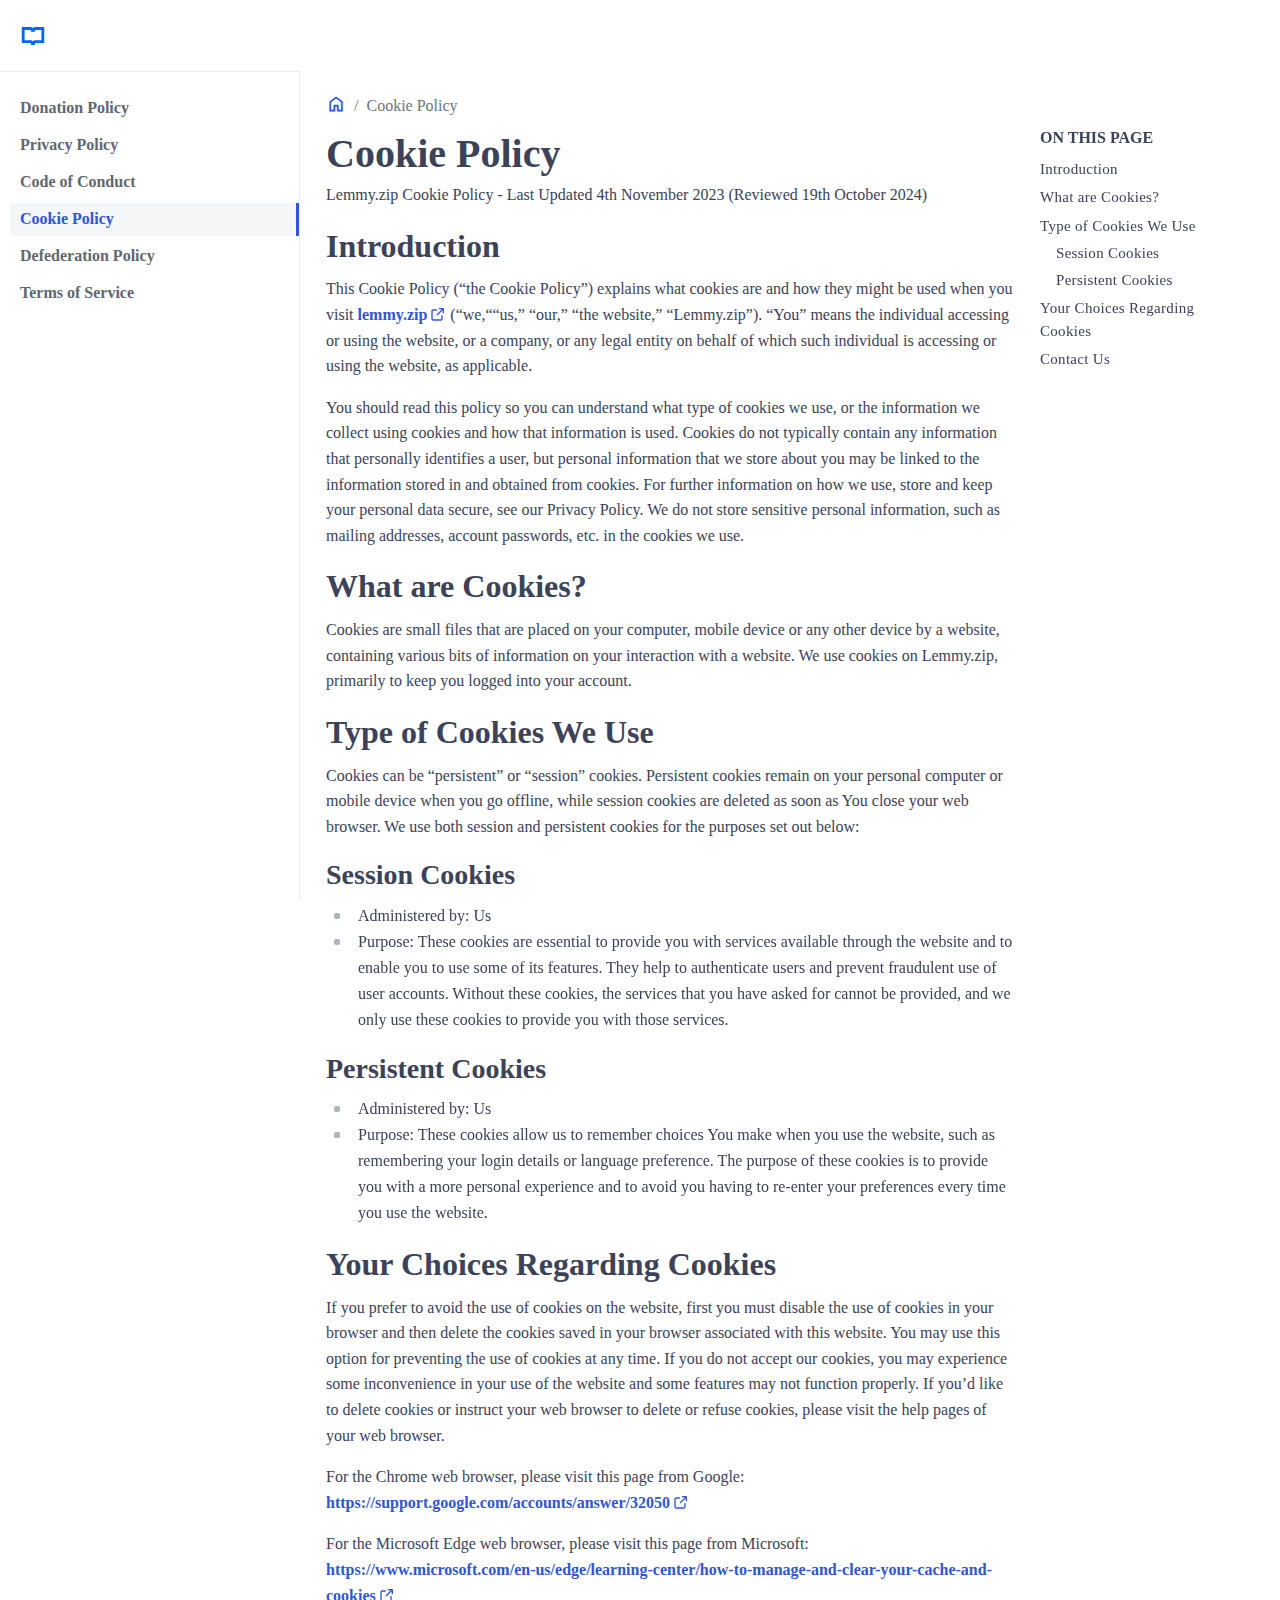
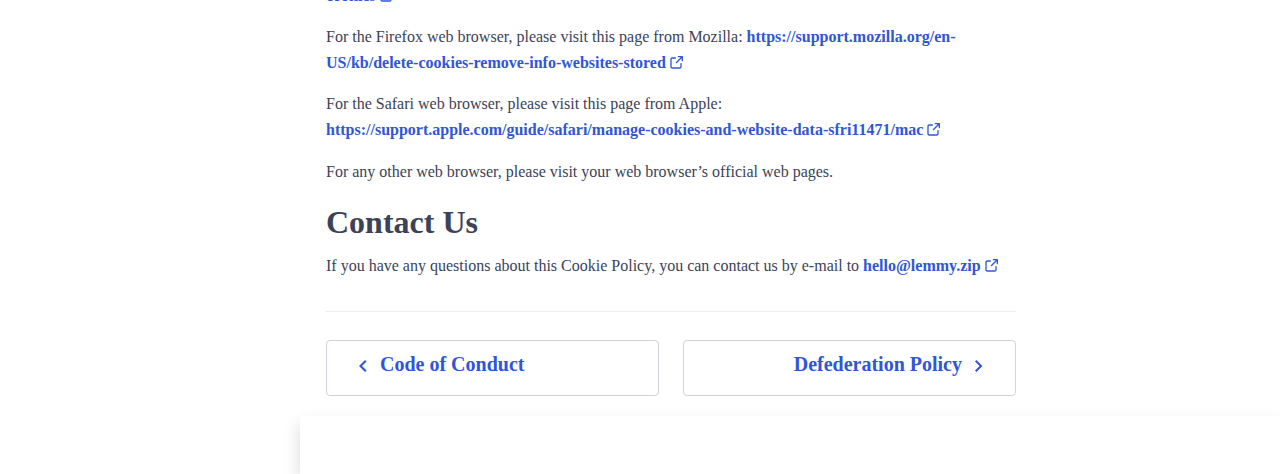
<file: docs/cookie_policy/index.html>
<!DOCTYPE html>





    

    

    

    

<html lang="en-us"><head>
    <meta charset="utf-8" />
    <title>Cookie Policy | Lemmy.zip Legal</title>
    <meta name="viewport" content="width=device-width, initial-scale=1.0">
    <meta name="description" content="Cookie Monster said it best: “Me want cookie!”">
    <meta name="keywords" content="Documentation, Hugo, Hugo Theme, Bootstrap" />
    <meta name="author" content="Colin Wilson - Lotus Labs" />
    <meta name="email" content="support@aigis.uk" />
    <meta name="website" content="https://lotusdocs.dev" />
    <meta name="Version" content="v0.1.0" />
    
    <link rel="icon" href="https://legal.lemmy.zip/favicon.ico" sizes="any">
<link rel="icon" type="image/svg+xml" href="https://legal.lemmy.zip/favicon.svg">
<link rel="apple-touch-icon" sizes="180x180" href="https://legal.lemmy.zip/apple-touch-icon.png">
<link rel="icon" type="image/png" sizes="32x32" href="https://legal.lemmy.zip/favicon-32x32.png">
<link rel="icon" type="image/png" sizes="16x16" href="https://legal.lemmy.zip/favicon-16x16.png">
<link rel="manifest" crossorigin="use-credentials" href="https://legal.lemmy.zip/site.webmanifest">
<meta property="og:title" content="Cookie Policy" />
<meta property="og:description" content="Cookie Monster said it best: “Me want cookie!”" />
<meta property="og:type" content="article" />
<meta property="og:url" content="https://legal.lemmy.zip/docs/cookie_policy/" /><meta property="og:image" content="https://legal.lemmy.zip/opengraph/card-base-2_hu06b1a92291a380a0d2e0ec03dab66b2f_17642_filter_14642926518153304922.png"/><meta property="article:section" content="docs" />
<meta property="article:published_time" content="2023-11-03T23:19:53+00:00" />
<meta property="article:modified_time" content="2023-11-03T23:19:53+00:00" />
<meta name="twitter:card" content="summary_large_image"/>
<meta name="twitter:image" content="https://legal.lemmy.zip/opengraph/card-base-2_hu06b1a92291a380a0d2e0ec03dab66b2f_17642_filter_14642926518153304922.png"/>
<meta name="twitter:title" content="Cookie Policy"/>
<meta name="twitter:description" content="Cookie Monster said it best: “Me want cookie!”"/>

    
    <script>(()=>{var t=window.matchMedia&&window.matchMedia("(prefers-color-scheme: dark)").matches,e=localStorage.getItem("theme");t&&e===null&&(localStorage.setItem("theme","dark"),document.documentElement.setAttribute("data-dark-mode","")),t&&e==="dark"&&document.documentElement.setAttribute("data-dark-mode",""),e==="dark"&&document.documentElement.setAttribute("data-dark-mode","")})()</script>
    
    
            
                
                <script type="text/javascript" src="https://legal.lemmy.zip/docs/js/flexsearch.bundle.min.70b92c4c5202c26b45d7aa43e130e8440032cac751b9b9206ddba2052699286ac95beb01bb7f975514cc694a019a03c8.js" integrity="sha384-cLksTFICwmtF16pD4TDoRAAyysdRubkgbduiBSaZKGrJW&#43;sBu3&#43;XVRTMaUoBmgPI" crossorigin="anonymous"></script>
                
        
    
    

    <link rel="stylesheet" href="/docs/scss/style.min.5794fff59294d6a2cf8ca2b6e8faf30eb4e2025d55be97dec3f016dc5f8ef873d183f11c8adf2eb6828b6de78f8d9a9e.css" integrity="sha384-V5T/9ZKU1qLPjKK26PrzDrTiAl1Vvpfew/AW3F&#43;O&#43;HPRg/Ecit8utoKLbeePjZqe"crossorigin="anonymous">
    
    
    
    </head>
<body>
        <div class="content">
            <div class="page-wrapper toggled">
<nav id="sidebar" class="sidebar-wrapper">
    <div class="sidebar-brand">
        <a href='/' aria-label="HomePage" alt="HomePage">
            
                <?xml version="1.0" encoding="UTF-8"?><svg id="Layer_1" xmlns="http://www.w3.org/2000/svg" viewBox="0 0 250 250"><path d="m143,39.5c-18,0-18,18-18,18,0,0,0-18-18-18H22c-2.76,0-5,2.24-5,5v143c0,2.76,2.24,5,5,5h76c7.2,0,8.64,11.52,8.93,16.13.07,1.05.95,1.87,2,1.87h32.14c1.06,0,1.94-.82,2-1.87.29-4.61,1.73-16.13,8.93-16.13h76c2.76,0,5-2.24,5-5V44.5c0-2.76-2.24-5-5-5h-85Zm63,123.5c0,1.38-1.12,2.5-2.5,2.5h-60.5c-18,0-18,18-18,18,0,0,0-18-18-18h-60.5c-1.38,0-2.5-1.12-2.5-2.5v-94c0-1.38,1.12-2.5,2.5-2.5h51.5c7.2,0,8.64,11.52,8.93,16.13.07,1.05.95,1.87,2,1.87h32.14c1.06,0,1.94-.82,2-1.87.29-4.61,1.73-16.13,8.93-16.13h51.5c1.38,0,2.5,1.12,2.5,2.5v94Z" style="fill:#06f;"/></svg>
            
        </a>
    </div>
    <div class="sidebar-content" style="height: calc(100% - 131px);">
        <ul class="sidebar-menu">
            
                
                
                    
                        
                        <li class="">
                            <a class="sidebar-root-link" href="https://legal.lemmy.zip/docs/donations/">
                                
                                Donation Policy
                            </a>
                        </li>
                    
                
                    
                        
                        <li class="">
                            <a class="sidebar-root-link" href="https://legal.lemmy.zip/docs/privacy_policy/">
                                
                                Privacy Policy
                            </a>
                        </li>
                    
                
                    
                        
                        <li class="">
                            <a class="sidebar-root-link" href="https://legal.lemmy.zip/docs/code_of_conduct/">
                                
                                Code of Conduct
                            </a>
                        </li>
                    
                
                    
                        
                        <li class="current">
                            <a class="sidebar-root-link" href="https://legal.lemmy.zip/docs/cookie_policy/">
                                
                                Cookie Policy
                            </a>
                        </li>
                    
                
                    
                        
                        <li class="">
                            <a class="sidebar-root-link" href="https://legal.lemmy.zip/docs/defederation_policy/">
                                
                                Defederation Policy
                            </a>
                        </li>
                    
                
                    
                        
                        <li class="">
                            <a class="sidebar-root-link" href="https://legal.lemmy.zip/docs/terms_of_service/">
                                
                                Terms of Service
                            </a>
                        </li>
                    
                
            
        </ul>
        
    </div>
    
        <ul class="sidebar-footer list-unstyled mb-0">
            
        </ul>
    
</nav>

                    <main class="page-content bg-transparent">
                            <div class="container-fluid">
                                <div class="layout-spacing">
                                    
                                        <div class="d-md-flex justify-content-between align-items-center"><nav aria-label="breadcrumb" class="d-inline-block pb-2 mt-1 mt-sm-0">
    <ul id="breadcrumbs" class="breadcrumb bg-transparent mb-0" itemscope itemtype="https://schema.org/BreadcrumbList">
        
            
                <li class="breadcrumb-item text-capitalize active" aria-current="page" itemprop="itemListElement" itemscope itemtype="https://schema.org/ListItem">
                    <a itemprop="item" href="/docs/">
                        <i class="material-icons size-20 align-text-bottom" itemprop="name">Home</i>
                    </a>
                    <meta itemprop="position" content='1' />
                </li>
            
        
            <li class="breadcrumb-item text-capitalize active" itemprop="itemListElement" itemscope itemtype="https://schema.org/ListItem">
                <span itemprop="name">Cookie Policy</span>
                <meta itemprop="position" content='2' />
            </li>
        
    </ul>
</nav></div>
                                    
                                    <div class="row flex-xl-nowrap">
                                        
                                        <div class="docs-toc col-xl-3    d-xl-block"><toc>
    <div class="fw-bold text-uppercase mb-2">On this page</div>
    <nav id="TableOfContents">
  <ul>
    <li><a href="#introduction">Introduction</a></li>
    <li><a href="#what-are-cookies">What are Cookies?</a></li>
    <li><a href="#type-of-cookies-we-use">Type of Cookies We Use</a>
      <ul>
        <li><a href="#session-cookies">Session Cookies</a></li>
        <li><a href="#persistent-cookies">Persistent Cookies</a></li>
      </ul>
    </li>
    <li><a href="#your-choices-regarding-cookies">Your Choices Regarding Cookies</a></li>
    <li><a href="#contact-us">Contact Us</a></li>
  </ul>
</nav>
    </toc></div>
                                        
                                        
                                        <div class="docs-toc-mobile    d-print-none d-xl-none">
                                            <button id="toc-dropdown-btn" class="btn-secondary dropdown-toggle" type="button" data-bs-toggle="dropdown" data-bs-offset="0,0" aria-expanded="false">
                                                Table of Contents
                                            </button>
<nav id="toc-mobile">
  <ul class="dropdown-menu">
    <li><a href="#introduction">Introduction</a></li>
    <li><a href="#what-are-cookies">What are Cookies?</a></li>
    <li><a href="#type-of-cookies-we-use">Type of Cookies We Use</a>
      <ul>
        <li><a href="#session-cookies">Session Cookies</a></li>
        <li><a href="#persistent-cookies">Persistent Cookies</a></li>
      </ul>
    </li>
    <li><a href="#your-choices-regarding-cookies">Your Choices Regarding Cookies</a></li>
    <li><a href="#contact-us">Contact Us</a></li>
  </ul>
</nav></div>
                                        <div class="docs-content col-12 col-xl-9 mt-0">
                                            <div class="mb-0 d-flex">
                                                
                                                <h1 class="content-title mb-0">
                                                    Cookie Policy
                                                    
                                                </h1>
                                            </div>
                                            
                                            <div id="content" class="main-content" >
                                                
    
    <div data-prismjs-copy="" data-prismjs-copy-success="" data-prismjs-copy-error="">
        <p>Lemmy.zip Cookie Policy - Last Updated 4th November 2023 (Reviewed 19th October 2024)</p>
<h2 id="introduction">Introduction <a href="#introduction" class="anchor" aria-hidden="true"><i class="material-icons align-middle">link</i></a></h2><p>This Cookie Policy (&ldquo;the Cookie Policy&rdquo;) explains what cookies are and how they might be used when you visit <a href="https://lemmy.zip" rel="external" target="_blank">lemmy.zip<svg width="16" height="16" viewBox="0 0 24 24" xmlns="http://www.w3.org/2000/svg"><path fill="currentColor" d="M14 5c-.552 0-1-.448-1-1s.448-1 1-1h6c.552 0 1 .448 1 1v6c0 .552-.448 1-1 1s-1-.448-1-1v-3.586l-7.293 7.293c-.391.39-1.024.39-1.414 0-.391-.391-.391-1.024 0-1.414l7.293-7.293h-3.586zm-9 2c-.552 0-1 .448-1 1v11c0 .552.448 1 1 1h11c.552 0 1-.448 1-1v-4.563c0-.552.448-1 1-1s1 .448 1 1v4.563c0 1.657-1.343 3-3 3h-11c-1.657 0-3-1.343-3-3v-11c0-1.657 1.343-3 3-3h4.563c.552 0 1 .448 1 1s-.448 1-1 1h-4.563z"/></svg></a> (&ldquo;we,&ldquo;&ldquo;us,&rdquo; &ldquo;our,&rdquo; &ldquo;the website,&rdquo; &ldquo;Lemmy.zip&rdquo;). &ldquo;You&rdquo; means the individual accessing or using the website, or a company, or any legal entity on behalf of which such individual is accessing or using the website, as applicable.</p>
<p>You should read this policy so you can understand what type of cookies we use, or the information we collect using cookies and how that information is used. Cookies do not typically contain any information that personally identifies a user, but personal information that we store about you may be linked to the information stored in and obtained from cookies. For further information on how we use, store and keep your personal data secure, see our Privacy Policy. We do not store sensitive personal information, such as mailing addresses, account passwords, etc. in the cookies we use.</p>
<h2 id="what-are-cookies">What are Cookies? <a href="#what-are-cookies" class="anchor" aria-hidden="true"><i class="material-icons align-middle">link</i></a></h2><p>Cookies are small files that are placed on your computer, mobile device or any other device by a website, containing various bits of information on your interaction with a website. We use cookies on Lemmy.zip, primarily to keep you logged into your account.</p>
<h2 id="type-of-cookies-we-use">Type of Cookies We Use <a href="#type-of-cookies-we-use" class="anchor" aria-hidden="true"><i class="material-icons align-middle">link</i></a></h2><p>Cookies can be &ldquo;persistent&rdquo; or &ldquo;session&rdquo; cookies. Persistent cookies remain on your personal computer or mobile device when you go offline, while session cookies are deleted as soon as You close your web browser. We use both session and persistent cookies for the purposes set out below:</p>
<h3 id="session-cookies">Session Cookies <a href="#session-cookies" class="anchor" aria-hidden="true"><i class="material-icons align-middle">link</i></a></h3><ul>
<li>Administered by: Us</li>
<li>Purpose: These cookies are essential to provide you with services available through the website and to enable you to use some of its features. They help to authenticate users and prevent fraudulent use of user accounts. Without these cookies, the services that you have asked for cannot be provided, and we only use these cookies to provide you with those services.</li>
</ul>
<h3 id="persistent-cookies">Persistent Cookies <a href="#persistent-cookies" class="anchor" aria-hidden="true"><i class="material-icons align-middle">link</i></a></h3><ul>
<li>Administered by: Us</li>
<li>Purpose: These cookies allow us to remember choices You make when you use the website, such as remembering your login details or language preference. The purpose of these cookies is to provide you with a more personal experience and to avoid you having to re-enter your preferences every time you use the website.</li>
</ul>
<h2 id="your-choices-regarding-cookies">Your Choices Regarding Cookies <a href="#your-choices-regarding-cookies" class="anchor" aria-hidden="true"><i class="material-icons align-middle">link</i></a></h2><p>If you prefer to avoid the use of cookies on the website, first you must disable the use of cookies in your browser and then delete the cookies saved in your browser associated with this website. You may use this option for preventing the use of cookies at any time. If you do not accept our cookies, you may experience some inconvenience in your use of the website and some features may not function properly. If you&rsquo;d like to delete cookies or instruct your web browser to delete or refuse cookies, please visit the help pages of your web browser.</p>
<p>For the Chrome web browser, please visit this page from Google: <a href="https://support.google.com/accounts/answer/32050" rel="external" target="_blank">https://support.google.com/accounts/answer/32050<svg width="16" height="16" viewBox="0 0 24 24" xmlns="http://www.w3.org/2000/svg"><path fill="currentColor" d="M14 5c-.552 0-1-.448-1-1s.448-1 1-1h6c.552 0 1 .448 1 1v6c0 .552-.448 1-1 1s-1-.448-1-1v-3.586l-7.293 7.293c-.391.39-1.024.39-1.414 0-.391-.391-.391-1.024 0-1.414l7.293-7.293h-3.586zm-9 2c-.552 0-1 .448-1 1v11c0 .552.448 1 1 1h11c.552 0 1-.448 1-1v-4.563c0-.552.448-1 1-1s1 .448 1 1v4.563c0 1.657-1.343 3-3 3h-11c-1.657 0-3-1.343-3-3v-11c0-1.657 1.343-3 3-3h4.563c.552 0 1 .448 1 1s-.448 1-1 1h-4.563z"/></svg></a></p>
<p>For the Microsoft Edge web browser, please visit this page from Microsoft: <a href="https://www.microsoft.com/en-us/edge/learning-center/how-to-manage-and-clear-your-cache-and-cookies" rel="external" target="_blank">https://www.microsoft.com/en-us/edge/learning-center/how-to-manage-and-clear-your-cache-and-cookies<svg width="16" height="16" viewBox="0 0 24 24" xmlns="http://www.w3.org/2000/svg"><path fill="currentColor" d="M14 5c-.552 0-1-.448-1-1s.448-1 1-1h6c.552 0 1 .448 1 1v6c0 .552-.448 1-1 1s-1-.448-1-1v-3.586l-7.293 7.293c-.391.39-1.024.39-1.414 0-.391-.391-.391-1.024 0-1.414l7.293-7.293h-3.586zm-9 2c-.552 0-1 .448-1 1v11c0 .552.448 1 1 1h11c.552 0 1-.448 1-1v-4.563c0-.552.448-1 1-1s1 .448 1 1v4.563c0 1.657-1.343 3-3 3h-11c-1.657 0-3-1.343-3-3v-11c0-1.657 1.343-3 3-3h4.563c.552 0 1 .448 1 1s-.448 1-1 1h-4.563z"/></svg></a></p>
<p>For the Firefox web browser, please visit this page from Mozilla: <a href="https://support.mozilla.org/en-US/kb/delete-cookies-remove-info-websites-stored" rel="external" target="_blank">https://support.mozilla.org/en-US/kb/delete-cookies-remove-info-websites-stored<svg width="16" height="16" viewBox="0 0 24 24" xmlns="http://www.w3.org/2000/svg"><path fill="currentColor" d="M14 5c-.552 0-1-.448-1-1s.448-1 1-1h6c.552 0 1 .448 1 1v6c0 .552-.448 1-1 1s-1-.448-1-1v-3.586l-7.293 7.293c-.391.39-1.024.39-1.414 0-.391-.391-.391-1.024 0-1.414l7.293-7.293h-3.586zm-9 2c-.552 0-1 .448-1 1v11c0 .552.448 1 1 1h11c.552 0 1-.448 1-1v-4.563c0-.552.448-1 1-1s1 .448 1 1v4.563c0 1.657-1.343 3-3 3h-11c-1.657 0-3-1.343-3-3v-11c0-1.657 1.343-3 3-3h4.563c.552 0 1 .448 1 1s-.448 1-1 1h-4.563z"/></svg></a></p>
<p>For the Safari web browser, please visit this page from Apple: <a href="https://support.apple.com/guide/safari/manage-cookies-and-website-data-sfri11471/mac" rel="external" target="_blank">https://support.apple.com/guide/safari/manage-cookies-and-website-data-sfri11471/mac<svg width="16" height="16" viewBox="0 0 24 24" xmlns="http://www.w3.org/2000/svg"><path fill="currentColor" d="M14 5c-.552 0-1-.448-1-1s.448-1 1-1h6c.552 0 1 .448 1 1v6c0 .552-.448 1-1 1s-1-.448-1-1v-3.586l-7.293 7.293c-.391.39-1.024.39-1.414 0-.391-.391-.391-1.024 0-1.414l7.293-7.293h-3.586zm-9 2c-.552 0-1 .448-1 1v11c0 .552.448 1 1 1h11c.552 0 1-.448 1-1v-4.563c0-.552.448-1 1-1s1 .448 1 1v4.563c0 1.657-1.343 3-3 3h-11c-1.657 0-3-1.343-3-3v-11c0-1.657 1.343-3 3-3h4.563c.552 0 1 .448 1 1s-.448 1-1 1h-4.563z"/></svg></a></p>
<p>For any other web browser, please visit your web browser&rsquo;s official web pages.</p>
<h2 id="contact-us">Contact Us <a href="#contact-us" class="anchor" aria-hidden="true"><i class="material-icons align-middle">link</i></a></h2><p>If you have any questions about this Cookie Policy, you can contact us by e-mail to <a href="mailto:hello@lemmy.zip" rel="external" target="_blank">hello@lemmy.zip<svg width="16" height="16" viewBox="0 0 24 24" xmlns="http://www.w3.org/2000/svg"><path fill="currentColor" d="M14 5c-.552 0-1-.448-1-1s.448-1 1-1h6c.552 0 1 .448 1 1v6c0 .552-.448 1-1 1s-1-.448-1-1v-3.586l-7.293 7.293c-.391.39-1.024.39-1.414 0-.391-.391-.391-1.024 0-1.414l7.293-7.293h-3.586zm-9 2c-.552 0-1 .448-1 1v11c0 .552.448 1 1 1h11c.552 0 1-.448 1-1v-4.563c0-.552.448-1 1-1s1 .448 1 1v4.563c0 1.657-1.343 3-3 3h-11c-1.657 0-3-1.343-3-3v-11c0-1.657 1.343-3 3-3h4.563c.552 0 1 .448 1 1s-.448 1-1 1h-4.563z"/></svg></a></p>

    </div>

    

    
                                            </div>
                                            <div><hr class="doc-hr">
<div id="doc-nav" class="d-print-none">

	<div class="row flex-xl-nowrap ">
	<div class="col-sm-6 pt-2 doc-next">
		<a href="/docs/code_of_conduct/">
			<div class="card h-100 my-1">
				<div class="card-body py-2">
                    <p class="card-title fs-5 fw-semibold lh-base mb-0"><i class="material-icons align-middle">navigate_before</i> Code of Conduct</p>
					
				</div>
			</div>
		</a>
        </div>
	<div class="col-sm-6 pt-2 doc-prev">
		<a class="ms-auto" href="/docs/defederation_policy/">
			<div class="card h-100 my-1 text-end">
				<div class="card-body py-2">
                    <p class="card-title fs-5 fw-semibold lh-base mb-0">Defederation Policy <i class="material-icons align-middle">navigate_next</i></p>
					
				</div>
			</div>
		</a>
        </div>
	</div>
</div></div>
                                        </div>
                                    </div>
                                </div>
                            </div>
<footer class="shadow py-3 d-print-none">
    <div class="container-fluid">
        <div class="row align-items-center">
            <div class="col">
                <div class="text-sm-start text-center mx-md-2">
                    <p class="mb-0">
                        
                        
                    </p>
                </div>
            </div>
        </div>
    </div>
</footer>
</main>
            </div>
        </div>

        
        
        <button onclick="topFunction()" id="back-to-top" aria-label="Back to Top Button" class="back-to-top fs-5"><svg width="24" height="24"><path d="M12,10.224l-6.3,6.3L4.32,15.152,12,7.472l7.68,7.68L18.3,16.528Z" style="fill:#fff"/></svg></button>
        
        

        
        
            <script>(()=>{var e=document.getElementById("mode");e!==null&&(window.matchMedia("(prefers-color-scheme: dark)").addEventListener("change",e=>{e.matches?(localStorage.setItem("theme","dark"),document.documentElement.setAttribute("data-dark-mode","")):(localStorage.setItem("theme","light"),document.documentElement.removeAttribute("data-dark-mode"))}),e.addEventListener("click",()=>{document.documentElement.toggleAttribute("data-dark-mode"),localStorage.setItem("theme",document.documentElement.hasAttribute("data-dark-mode")?"dark":"light")}),localStorage.getItem("theme")==="dark"?document.documentElement.setAttribute("data-dark-mode",""):document.documentElement.removeAttribute("data-dark-mode"))})()</script>
        




    
    
    






    

    <script src="/docs/js/bootstrap.9f291ab8e399b604626feee9ae547877d87146cb0eb4f9e8245d8eae03b09401dc07c12305e01e1373dcdc86e4ddce26.js" integrity="sha384-nykauOOZtgRib&#43;7prlR4d9hxRssOtPnoJF2OrgOwlAHcB8EjBeAeE3Pc3Ibk3c4m"defer></script>


    <script type="text/javascript" src="https://legal.lemmy.zip/docs/js/bundle.min.3cecf7b7f3f7f4ba5cfc78e8cb247920a1223bb8e8ab36df80aad689b9f1e4b36770bbf93c07c32905f3b1b902d79e67.js" integrity="sha384-POz3t/P39Lpc/HjoyyR5IKEiO7joqzbfgKrWibnx5LNncLv5PAfDKQXzsbkC155n" crossorigin="anonymous" defer></script>

        

        
        <script type="module">
    var suggestions = document.getElementById('suggestions');
    var search = document.getElementById('flexsearch');

    const flexsearchContainer = document.getElementById('FlexSearchCollapse');

    const hideFlexsearchBtn = document.getElementById('hideFlexsearch');

    const configObject = { toggle: false }
    const flexsearchContainerCollapse = new Collapse(flexsearchContainer, configObject) 

    if (search !== null) {
        document.addEventListener('keydown', inputFocus);
        flexsearchContainer.addEventListener('shown.bs.collapse', function () {
            search.focus();
        });
        
        var topHeader = document.getElementById("top-header");
        document.addEventListener('click', function(elem) {
            if (!flexsearchContainer.contains(elem.target) && !topHeader.contains(elem.target))
                flexsearchContainerCollapse.hide();
        });
    }

    hideFlexsearchBtn.addEventListener('click', () =>{
        flexsearchContainerCollapse.hide()
    })

    function inputFocus(e) {
        if (e.ctrlKey && e.key === '/') {
            e.preventDefault();
            flexsearchContainerCollapse.toggle();
        }
        if (e.key === 'Escape' ) {
            search.blur();
            
            flexsearchContainerCollapse.hide();
        }
    };

    document.addEventListener('click', function(event) {

    var isClickInsideElement = suggestions.contains(event.target);

    if (!isClickInsideElement) {
        suggestions.classList.add('d-none');
    }

    });

    


    document.addEventListener('keydown',suggestionFocus);

    function suggestionFocus(e) {
    const suggestionsHidden = suggestions.classList.contains('d-none');
    if (suggestionsHidden) return;

    const focusableSuggestions= [...suggestions.querySelectorAll('a')];
    if (focusableSuggestions.length === 0) return;

    const index = focusableSuggestions.indexOf(document.activeElement);

    if (e.key === "ArrowUp") {
        e.preventDefault();
        const nextIndex = index > 0 ? index - 1 : 0;
        focusableSuggestions[nextIndex].focus();
    }
    else if (e.key === "ArrowDown") {
        e.preventDefault();
        const nextIndex= index + 1 < focusableSuggestions.length ? index + 1 : index;
        focusableSuggestions[nextIndex].focus();
    }

    }

    


    (function(){

    var index = new FlexSearch.Document({
        
        tokenize: "forward",
        minlength:  0 ,
        cache:  100 ,
        optimize:  true ,
        document: {
        id: 'id',
        store: [
            "href", "title", "description"
        ],
        index: ["title", "description", "content"]
        }
    });


    


    
    
    
    
    
    
    
    
    
    
    
    
    
    
    
    
    
    
    
    
    
    
    
    
    
    
    
    
    
    
    
    
    
    
    
    
    
    
    
    
    
    
    
    
    
    
    
    
    
    
    


    

    

    index.add(
            {
                id:  0 ,
                href: "\/docs\/donations\/",
                title: "Donation Policy",
                description: "How we handle and spend donations",
                content: "Lemmy.zip Donation Policy - Last Updated 28th January 2024 (Reviewed 19th October 2024)\nIntroduction linkThis policy aims to make clear how we collect and spend donations towards the upkeep of Lemmy.zip. We have created this policy to ensure we remain transparent about how we handle the finances of the site in line with our ethos for the operation of Lemmy.zip\nHow we collect donations linkWe have one primary source of donation collection, which is via OpenCollective. We do not currently accept any other forms of donation. If you recieve messages or links to other sites to donate, these have not come from us. Please report to an admin immediately.\nWe use OpenCollectiv\\e because it has transparency built in at its core, which is something we strive for constantly.\nHow we spend donations linkDonations are ring-fenced for site operation costs only. The funds will not be spent on any other services.\nYou can see how funds are spend on OpenCollective by going to the Expenses tab. All expenses have an invoice uploaded to show expenditure matches up with the reported amounts (give or take currency exchange rates).\nDonation Perks linkWe offer some donation perks to donators. By donating to Lemmy.zip you acknowledge and agree to the following terms regarding donation perks:\nNature of Perks: The perks offered to donors are privileges extended at our discretion and do not constitute a legal right or entitlement. These perks are subject to change in nature or may be discontinued at any time without prior notice. Modification and Withdrawal of Perks: We reserve the right to modify or withdraw these perks at any time. While we endeavor to notify donors of significant changes, this may not always be possible. Abuse of Perks: Perks may be withdrawn from users who misuse them. “Abuse” is defined as (but not limited to) the misuse of the intended use of a perk, undertaking activites that break the laws of UK, EU and Germany using the perks, general harrasment or mistreating of other people using the perks, sharing unauthorised access to the perk with other people, and anything that breaks our Code of Conduct or Terms of Service. The determination of abuse is at our sole discretion. Account Requirement: To access and benefit from these perks, a valid Lemmy.zip account is required. Perks may be withdrawn from users who are banned or have their accounts suspended on Lemmy.zip. Refund Policy: Donations are generally non-refundable. In the event of perk modification or withdrawal, refunds will not be provided. Acknowledgment: By accepting these perks, you acknowledge that you have read, understood, and agreed to these terms and conditions. You don’t need to be an ongoing donator for the below perks - a one-time donation of any amount will unlock the below perks for you.\nYou don’t need to accept the perks immediately, as long as they are available you can choose a perk at any time.\nCurrent Perks linkCurrently we offer the following perks to donators:\nCustom Emoji upload - You can choose a custom emoji to upload to Lemmy.zip that can be used by all users of the server. You can also choose the name and the short code (i.e. :cat:) too. A me.lemmy.zip account. This is a LinkStack account hosted on Lemmy.zip that you can use to share links personal to you. Contact us linkIf you have any issues with perks, or have a great idea for a new perk, please contact us on Lemmy or via email to hello@lemmy.zip\n"
            }
        );
    index.add(
            {
                id:  1 ,
                href: "\/docs\/privacy_policy\/",
                title: "Privacy Policy",
                description: "How we handle your data and keep it safe.",
                content: "Lemmy.zip Privacy Policy - Last Updated 4th November 2023 (Reviewed 19th October 2024)\nIntroduction linkWelcome to Lemmy.zip (“we,” “our,” or “us”). All user data is held in Germany, therefore we are committed to protecting your privacy and handling your personal data in accordance with the General Data Protection Regulation (GDPR). This Privacy Policy explains how we collect, use, and protect your personal data when you use our social media website.\nTopics:\nInformation we collect Legal basis processing Use of personal data How do we store your data? What are your data protection rights? Age restrictions Privacy policies of other websites Retention Policy Changes to our privacy policy How to contact us 1. Information We Collect linkWe collect the following personal data for the purpose of providing access to our website:\nEmail Address: We collect your email address to verify your account’s legitimacy and for login purposes. We may also use it for communication with you. IP Address: We collect your IP address for security and monitoring purposes. Personal information is defined as information relating to natural persons who:\ncan be identified or who are identifiable, directly from the information in question; or who can be indirectly identified from that information in combination with other information. Information automatically collected linkSome information — such as your Internet Protocol (IP) address and/or browser and device characteristics — is collected automatically when you visit the website.\nWe automatically collect certain information when you visit, use, or navigate the website. This information does not reveal your specific identity (like your name or contact information) but may include device and usage information, such as your IP address, browser and device characteristics, operating system, language preferences, referring URLs, device name, country, location, information about how and when you use Lemmy.zip, and other technical information. This information is primarily needed to maintain the security and operation of Lemmy.zip.\nThe information we automatically collect includes:\n-Log and Usage Data. Log and usage data is service-related, diagnostic, usage, and performance information our servers automatically collect when you access or use our Services and which we record in log files. Depending on how you interact with us, this log data may include your IP address, device information, browser type, and settings and information about your activity in the Services (such as the date/time stamps associated with your usage, pages and files viewed, searches, and other actions you take such as which features you use), device event information (such as system activity, error reports (sometimes called “crash dumps”), and hardware settings).\nSensitive Information linkWe do not process any sensitive information.\nAll personal information that you provide to us must be true, complete, and accurate, and you must notify us of any changes to such personal information.\nYou can view our cookie policy HERE\n2. Legal Basis for Processing linkThe General Data Protection Regulation (GDPR) requires us to explain the valid legal basis we rely on in order to process your personal information. As such, we may rely on the following to process your personal information:\nConsent. We may process your information if you have given us permission (consent) to use your personal information for a specific purpose. You can withdraw your consent at any time. Legal Obligations. We may process your information where we believe it is necessary for compliance with our legal obligations, such as to cooperate with a law enforcement body or regulatory agency, exercise or defend our legal rights, or disclose your information as evidence in litigation in which we are involved. Vital Interests. We may process your information where we believe it is necessary to protect your vital interests or the vital interests of a third party, such as situations involving potential threats to the safety of any person. For users located in Canada:\nWe may process your information if you have given us specific permission (i.e., express consent) to use your personal information for a specific purpose, or in situations where your permission can be inferred (i.e., implied consent). You can withdraw your consent at any time.\nIn some exceptional cases, we may be legally permitted under applicable law to process your information without your consent, including, for example:\nIf collection is clearly in the interests of an individual and consent cannot be obtained in a timely way For investigations and fraud detection and prevention For business transactions provided certain conditions are met If it is contained in a witness statement and the collection is necessary to assess, process, or settle an insurance claim For identifying injured, ill, or deceased persons and communicating with next of kin If we have reasonable grounds to believe an individual has been, is, or may be victim of financial abuse If it is reasonable to expect collection and use with consent would compromise the availability or the accuracy of the information and the collection is reasonable for purposes related to investigating a breach of an agreement or a contravention of the laws of Canada or a province If disclosure is required to comply with a subpoena, warrant, court order, or rules of the court relating to the production of records If it was produced by an individual in the course of their employment, business, or profession and the collection is consistent with the purposes for which the information was produced If the collection is solely for journalistic, artistic, or literary purposes If the information is publicly available and is specified by the regulations 3. Use of personal data linkYou directly provide Lemmy.zip with all of the data we collect. We collect data and process data when you:\nRegister online Voluntarily post a message, create a community or interact with a community on our website or via email. Use or view our website via your browser’s cookies. We use your email address for the following purposes:\nAccount Verification: To verify the legitimacy of your account. Login: To facilitate your login to our website. Communication: To contact you regarding your account or related matters. We do not share your personal data with third parties. However, please note that any content you post on our website is publicly available. Lemmy.zip will share data with other instances as part of the federation process. While this data we share is not intended to be personal identifying information, anything you post on this instance will be federated across the network and may be stored by other servers, so please be careful not to share any personal information that you do not wish to become shared through federation.\nLemmy.zip may also receive your data indirectly from other Lemmy instances. While the data we collect is not intended to be personal identifying information, anything you post on a federated instance will be stored on Lemmy.zips server(s) in line with our data retention policy.\nHarm to Life linkWe may also process a user’s data where we believe there is harm to life. This could include alerting local or foreign emergency services and law enforcement agencies.\n4. How do we store your data? linkWe take the security of your data seriously and have implemented various measures to safeguard your information. Some common security practices we employ include:\nPassword Encryption: Your passwords are securely hashed and encrypted using industry-standard methods. This ensures that even in the event of a breach, your password remains confidential. Secure Data Storage: Our databases are hosted on secure servers with restricted access. They are protected by advanced firewall and intrusion detection systems to prevent unauthorized access. Regular Security Audits: We conduct regular security audits and assessments to identify and mitigate potential vulnerabilities in our systems. Data Backup: We maintain regular data backups to ensure the integrity and availability of your information. Secure Socket Layer (SSL): We use SSL encryption to protect data transmitted between your device and our servers. You can verify this by checking for the padlock icon in your browser’s address bar. Please note that while we employ these security measures, no system can be completely foolproof. We continuously monitor and improve our security practices to adapt to evolving threats and ensure the highest level of protection for your data.\n5. What are your data protection rights? linkLemmy.zip would like to make sure you are fully aware of all of your data protection rights. Every user is entitled to the following:\nThe right to access – You have the right to request Lemmy.zip provides copies of your personal data. We may charge you a small fee for this service. The right to rectification – You have the right to request that Lemmy.zip correct any information you believe is inaccurate. You also have the right to request Lemmy.zip to complete the information you believe is incomplete. The right to erasure – You have the right to request that Lemmy.zip erase your personal data, under certain conditions. The right to restrict processing – You have the right to request that Lemmy.zip restrict the processing of your personal data, under certain conditions. The right to object to processing – You have the right to object to Lemmy.zip’s processing of your personal data, under certain conditions. The right to data portability – You have the right to request that Lemmy.zip transfer the data that we have collected to another organization, or directly to you, under certain conditions. If you make a request, we have one month to respond to you. If you would like to exercise any of these rights, please email us at: hello@lemmy.zip\n6. Age restriction linkUsers must be at least 13 years old to sign up for our website. By using our services, you confirm that you meet this age requirement.\n7. Privacy policies of other websites linkThe Lemmy.zip website contains links to other websites. Our privacy policy applies only to our website, so if you click on a link to another website, you should read their privacy policy.\n8. Retention Policy linkWe will only keep your personal information for as long as it is necessary for the purposes set out in this privacy notice, unless a longer retention period is required or permitted by law (such as tax, accounting, or other legal requirements). No purpose in this notice will require us keeping your personal information for longer than the period of time in which users have an account with us.\nWhen we have no ongoing legitimate business need to process your personal information, we will either delete or anonymize such information, or, if this is not possible (for example, because your personal information has been stored in backup archives), then we will securely store your personal information and isolate it from any further processing until deletion is possible.\n9. Changes to our privacy policy linkLemmy.zip keeps its privacy policy under regular review and places any updates on this web page. This privacy policy was last updated on 4th November 2023.\n10. How to contact us linkIf you have any questions about Lemmy.zip’s privacy policy, the data we hold on you, or you would like to exercise one of your data protection rights, please do not hesitate to contact us.\nEmail us at: hello@lemmy.zip\n"
            }
        );
    index.add(
            {
                id:  2 ,
                href: "\/docs\/code_of_conduct\/",
                title: "Code of Conduct",
                description: "How users are expected to behave on Lemmy.zip. Also known as a Fair Use policy.",
                content: "Lemmy.zip Code of Conduct - Last Updated 12th March 2024 (Reviewed 19th October 2024)\nIntroduction linkThe Code of Conduct applies to all users of Lemmy.zip, and aims to set out how users (Whether local users or remote users) should interact with eachother in order to create a welcoming and respectful online space. This policy also applies to users who are from other instances who interact with Lemmy.zip communities or users when on Lemmy.zip’s server(s). This policy will also be in effect on other Lemmy.zip affilliated platforms, such as Matrix.\nLemmy.zip Code of Conduct linkThe Lemmy.zip Code of Conduct can be summarised as follows:\nPlease abide by the General Code of Conduct at all times. Remember the human! (no harassment, threats, etc.) No ban evasion on Lemmy.zip or on other instances. No endorsement of hate speech No self-advertisements or spam No link-spamming Bots must be proportional No vote manipulation No content against UK law. Any NSFW post must be tagged as NSFW. Remember the Human linkAll interactions on Lemmy.zip should be assumed that the entity on the other end of the interaction is a Human. Therefore we expect that you treat them in the same way that you want to be treated on Lemmy.zip - With respect.\nNo ban evasion linkThis rule applies for both Lemmy.zip and for other Lemmy/Fediverse servers. If you are a Lemmy.zip user and your account is banned from a community (whether that be on Lemmy.zip or on another instance) then you MUST respect that ban. You MUST NOT create a new account on Lemmy.zip or on a different Lemmy/Fediverse server in order to evade the ban. This will result in your original and new account(s) being permanently banned from Lemmy.zip.\nIf you are a remote user (an account that was not created on Lemmy.zip) and you have been banned from a community on Lemmy.zip, then you MUST NOT create an account on a different Lemmy/Fediverse server in order to evade the ban. This will result in us further banning your account from all of Lemmy.zip, and reporting the matter to your home instance(s).\nYou cannot create an account on Lemmy.zip in order to evade a ban your account on a different instance has been given. This will result in use permanently banning both your Lemmy.zip account and your remote account(s) from Lemmy.zip.\nNo endorsement of hate speech linkYou have a responsibility to report hate speech, which may be classed as illegal depending on the severity of the content. Agreeing with, sharing, promoting, or encouraging hate speech will result in a warning or a ban in cases of continued rule breaking.\nNo self-advertising or spam linkAny accounts created in order to only promote a product, brand or idea may be banned at the discretion of the Admins.\nAny accounts created in order to create spam in the network will be banned.\nNo link-spamming linkYou MUST NOT create multiple posts or comments in order to spam a link. This will result in a ban.\nBots must be proportional linkWe are happy for bots to operate on Lemmy.zip, but they must be proportional to the communities they operate in, and not create spam, duplicated posts, or fake interactions. Bots who break these rules will be banned at the discretion of the Admins. The creator(s) must also be aware of the strain some bots can place on the server, any bots found to be negatively affecting the performance of the server will result in the bot AND the operator(s) account(s) being banned.\nNo vote manipulation linkThis applies to Lemmy.zip users interacting with Lemmy.zip content or other server’s content, and it also applies to users from other instances interacting with Lemmy.zip content. This can be from mass upvoting/downvoting the comments of a certain user or on a user’s own posts, or it can be a user who downvotes every post in a community or that a user makes.\nDownvoting content can be a good way to identify low-quality content but, for example, downvoting all new posts in a community would most likely violate this policy.\nBans will be issued at the discretion of the Admins.\nNo content against UK Law linkThe UK has strict laws around hate speech and illegal content posted on the internet. As someone who lives in the UK, I don’t particularly fancy being arrested over someone’s low effort racist/homophobic comment. Therefore all content MUST abide by UK law. If in doubt, check with the Admins. More information can be found HERE. You can also report hate crimes via that website, however the Admins would prefer you let them know first.\nNSFW content tagging linkYou MUST flag any and all content as NSFW. Any content not correctly tagged will be removed, and a warning will be issued. Repeat offenders will face a ban.\nIf you’re unsure if content might be NSFW, please consider if you would want your boss, coworkers, or elderly grandmother to see it. If not, it needs to be tagged NSFW.\nPlease also follow the rules of the community you are posting in, sometimes NSFW also acts as a “Content Warning” outside of the specific NSFW communities.\nSummary linkThe crux of it boils down to:\n- Remember that we are all humans - Don’t be overtly aggressive towards anyone - Try and share ideas, thoughts and criticisms in a constructive way - Tag any NSFW posts as such Any posts or comments that are in breach of these rules will be dealt with, and remediation will occur. Whether that be a warning, temporary ban, or permanent ban.\nContact us linkIf you think a post, comment or message should be removed, please use the report functionality built into Lemmy. If you are unable to report the content, you can email us via hello@lemmy.zip and we will take action.\nLemmy Dev General Code of Conduct linkThe Lemmy Devs have published a General Code of Conduct. The below is a slightly modified version and is the basis for the Lemmy.zip code of conduct - we view these as guidelines to interactions on Lemmy.zip, and we may apply these in addition to the Lemmy.zip Code of Conduct above.\nGeneral Code of Conduct: link We are committed to providing a friendly, safe and welcoming environment for all, regardless of level of experience, gender identity and expression, sexual orientation, disability, personal appearance, body size, race, ethnicity, age, religion, nationality, or other similar characteristic. Please avoid using overtly sexual aliases or other usernames that might detract from a friendly, safe and welcoming environment for all. Please be kind and courteous. There’s no need to be mean or rude. Respect that people have differences of opinion. We will exclude you from interaction if you insult, demean or harass anyone. That is not welcome behavior. We interpret the term “harassment” as including the definition in the Citizen Code of Conduct; if you have any lack of clarity about what might be included in that concept, please read their definition. In particular, we don’t tolerate behavior that excludes people in socially marginalized groups. Private harassment is also unacceptable. No matter who you are, if you feel you have been or are being harassed or made uncomfortable by a community member, please contact one of the Lemmy admin team immediately. Likewise any spamming, trolling, flaming, baiting or other attention-stealing behavior is not welcome. Moderator Code of Conduct linkIf you moderate a community on Lemmy.zip, you have some extra responsibilities you must abide by.\nCommunity Rules linkWhen you create a community, you have the ability to set rules above those posted above. Any rules you post must be in compliance with the above rules. You cannot apply a rule that contradicts the above Lemmy.zip rules. You will recieve a warning and be asked to fix the issue first, but repeat offenders or those who do not take action will be removed as moderators from the community and may face an account ban. The community may also be deleted at the discretion of an Admin.\nReports linkYou have the responsibility to act upon any reports recieved that relate to the content in the community you moderate. You must consider if the content breaches any of the above rules, and if so you must take action to remove that content, and issue warnings or bans in relation to that content.\nModerators should be aware that Admins also receive reports from users, and may take action prior to your involvement, or may override your decision. This is never personal, is rarely done, and is only done to protect the server acting on information that may result in a more severe form of punishment for the user.\nUser bans linkYou have the ability to ban a user if they break the rules in your community. You should not ban a user for their actions in another community, rather this should be reported to the relevant moderators and admins to deal with. Bans should not be used to abuse users or stifle conversations, and where Admins believe bans are being targetted at users as a form of abuse, the moderator will be removed and banned.\nHowever, the Admins will 100% stand behind moderators when they make genuine bans and deal with day to day issues.\nAutomated Tools linkLemmy.zip provides a range of automated tools for moderators to use to help support their communities (such as the RSS feed or autopost feature). These tools are provided with the expectation they will be used in a fair and transparent way. Misuse of these tools, i.e. using these tools in a way that is not intended, targetting users, or creating spam, will result in the community being removed from the moderator and a ban to the moderator’s account. If you’re not sure, ask an Admin first.\nContact us linkIf you want to discuss any aspect of being a moderator, please contact us via Lemmy or email hello@lemmy.zip.\n"
            }
        );
    index.add(
            {
                id:  3 ,
                href: "\/docs\/cookie_policy\/",
                title: "Cookie Policy",
                description: "Cookie Monster said it best: “Me want cookie!”",
                content: "Lemmy.zip Cookie Policy - Last Updated 4th November 2023 (Reviewed 19th October 2024)\nIntroduction linkThis Cookie Policy (“the Cookie Policy”) explains what cookies are and how they might be used when you visit lemmy.zip (“we,““us,” “our,” “the website,” “Lemmy.zip”). “You” means the individual accessing or using the website, or a company, or any legal entity on behalf of which such individual is accessing or using the website, as applicable.\nYou should read this policy so you can understand what type of cookies we use, or the information we collect using cookies and how that information is used. Cookies do not typically contain any information that personally identifies a user, but personal information that we store about you may be linked to the information stored in and obtained from cookies. For further information on how we use, store and keep your personal data secure, see our Privacy Policy. We do not store sensitive personal information, such as mailing addresses, account passwords, etc. in the cookies we use.\nWhat are Cookies? linkCookies are small files that are placed on your computer, mobile device or any other device by a website, containing various bits of information on your interaction with a website. We use cookies on Lemmy.zip, primarily to keep you logged into your account.\nType of Cookies We Use linkCookies can be “persistent” or “session” cookies. Persistent cookies remain on your personal computer or mobile device when you go offline, while session cookies are deleted as soon as You close your web browser. We use both session and persistent cookies for the purposes set out below:\nSession Cookies link Administered by: Us Purpose: These cookies are essential to provide you with services available through the website and to enable you to use some of its features. They help to authenticate users and prevent fraudulent use of user accounts. Without these cookies, the services that you have asked for cannot be provided, and we only use these cookies to provide you with those services. Persistent Cookies link Administered by: Us Purpose: These cookies allow us to remember choices You make when you use the website, such as remembering your login details or language preference. The purpose of these cookies is to provide you with a more personal experience and to avoid you having to re-enter your preferences every time you use the website. Your Choices Regarding Cookies linkIf you prefer to avoid the use of cookies on the website, first you must disable the use of cookies in your browser and then delete the cookies saved in your browser associated with this website. You may use this option for preventing the use of cookies at any time. If you do not accept our cookies, you may experience some inconvenience in your use of the website and some features may not function properly. If you’d like to delete cookies or instruct your web browser to delete or refuse cookies, please visit the help pages of your web browser.\nFor the Chrome web browser, please visit this page from Google: https://support.google.com/accounts/answer/32050\nFor the Microsoft Edge web browser, please visit this page from Microsoft: https://www.microsoft.com/en-us/edge/learning-center/how-to-manage-and-clear-your-cache-and-cookies\nFor the Firefox web browser, please visit this page from Mozilla: https://support.mozilla.org/en-US/kb/delete-cookies-remove-info-websites-stored\nFor the Safari web browser, please visit this page from Apple: https://support.apple.com/guide/safari/manage-cookies-and-website-data-sfri11471/mac\nFor any other web browser, please visit your web browser’s official web pages.\nContact Us linkIf you have any questions about this Cookie Policy, you can contact us by e-mail to hello@lemmy.zip\n"
            }
        );
    index.add(
            {
                id:  4 ,
                href: "\/docs\/defederation_policy\/",
                title: "Defederation Policy",
                description: "How Lemmy.zip handles defederating with other Instances",
                content: "Lemmy.zip Defederation Policy - Last Updated 4th November 2023 (Reviewed 19th October 2024)\nAdministration and Defederation Policy for Lemmy.zip linkThis policy aims to clarify principles for how administration and federation is done on Lemmy.zip. It is intended to be an overview of general guidelines, not a formal set of rules.\nInstance rules linkThis instance has a set of rules which are available in our Code of Conduct and Terms of Service. All users of this instance are expected to follow these rules in all of their activities, including:\nCommunity moderation Posting Commenting Our rules apply even when you’re posting in a community on another instance. For example, this means that you’re not allowed to post advertisement spam using your Lemmy.zip account on any other instance (even if that other instance has no rules).\nEach community hosted on Lemmy.zip is free to have additional rules in addition to our instance wide rules, but instance rules supercede any community rules and must always be enforced.\nResponsibilities linkAdmins link Ensure that there are no communities on lemmy.zip which break lemmy.zip rules Ban lemmy.zip users who break our rules on other instances Ban users who consistently break rules across multiple communities Purge illegal content from lemmy.zip Moderators link Ensure that posts and comments in their communities don’t break rules Ban users from their communities for consistently breaking rules Users link Downvote low quality content Report rule violations ⚠️ Admins are not responsible for censoring content from other instances. ⚠️\nOur rules on other Instances linkIn exceptional cases (illegal or extremely disturbing content), admins will step in and purge the content from Lemmy.zip servers, but in general it is understood that our instance rules do not apply to external users on other instances, and censoring and curating external instances for our users is not a function for Lemmy.zip Admins.\nDefederation linkLemmy is a federated network, so a lot of content will be posted on other instances. It is possible to limit which instances Lemmy.zip is federated with, this is called defederation.\nDefederating another instance has the following effects:\nOur users will stop seeing new posts and comments from users of the defederated instance (on all instances) Users of the defederated instance will stop seeing new posts and comments from our users Users of the defederated instance will be prevented from participating in communities hosted on Lemmy.zip As mentioned above, it is not a goal for Lemmy.zip to censor and curate external instances. While there are certainly instances which contain content that wouldn’t be allowed on this instance, breaking our rules outside of this instance is not by itself enough of a reason for us to defederate other instances.\nWe absolutely will defederate any instance which is posting illegal or extremely questionable content. This is up to the discretion of our Admins. Some concrete examples of instances which we would defederate:\nAn instance which is focused on creating spam in the network An instance which systematically allows large groups of users to break lemmy.zip rules in communities hosted on lemmy.zip An instance which is knowingly spreading CSAM into the federated network Community Vote linkWhere an instance is dedicated to creating questionable content, we won’t immediately defederate but will instead ask the community to vote on what they would like to happen next. We will announce these votes in advance, and users can place their vote during the stated time period.\nIt is important to note that while a vote is driving factor in the choice to defederate, there may be cases where the admins will decide to defederate anyway, against the outcome of a community vote, if remaining federated would jeopardise the Lemmy.zip instance by violating local laws or where remaining federated would bring the instance into disrepute.\nUsers of Lemmy.zip can request a vote at any time by sending a message to an admin, preferably with evidence of the instance’s questionable content, and the administration team will discuss taking it forward to public vote.\nWhat should I do if I see content I don’t like on another instance? link If it’s low quality content, you should always downvote ⬇️ If you think it breaks local rules for the community or instance, then report it and local admins/mods will deal with it Your reports will also reach lemmy.zip admins, so if it’s about illegal content, then we can purge it from lemmy.zip servers If it’s just some user being an idiot, then you can block that specific user (Lemmy.zip admins will not take action in case of external users posting on external communities) If it’s a community dedicated to being awful in some way, then you can block that specific community in your user settings. Defederated Instances linkThis is a list of the Defederated Instances and the reasons behind the defederation. You can also view this by going to https://lemmy.zip/instances and scrolling down until you find the “Blocked Instances” list.\nThreads.net - User Vote burggit.moe - CSAM kbin.cafe - CSAM (No active moderation) rqd2.net - Advocating relationships with minors "
            }
        );
    index.add(
            {
                id:  5 ,
                href: "\/docs\/terms_of_service\/",
                title: "Terms of Service",
                description: "The legal agreement between Lemmy.zip and you.",
                content: "Lemmy.zip Terms of Service - Last Updated 19th October 2024\nIntroduction link 1.0: This Terms of Service applies to your use of Lemmy.zip (“we”, “us”, “our”, “the website”, “Lemmy.zip”). ​ 1.0.0: Lemmy.zip requires some basic rules in order to ensure the site functions in a way that promotes fairness and equality, made up of our Terms of Service and Code of Conduct policies. 1.0.1: Read our Terms of Service carefully before using this website, as these Terms of Service govern your use of Lemmy.zip. The website is available for your use only on the condition that you agree to the Terms of Service set forth above and below. If you do not agree with all of the Terms of Service, then do not access or use Lemmy.zip. By accessing or using the website, you and the entity you are authorized to represent (“user” “you” or “your”) signify your agreement to be bound by the Terms of Service. ​ Updates to the Terms of Service link 2.0: In order to reflect and respect developments on applicable law and on the website itself, this document will be updated periodically. Regarding This Document link 3.0: The Terms of Service provided by us, together with any additional documents and/or terms they actively adopt through referencing, collectively constitute the legal document this page serves to provide, and is entered into by and between Lemmy.zip and all users (you). 3.1: This document contains essential knowledge regarding your rights and obligations, as well as conditions, limitations and exclusions that apply to your use of and access to Lemmy.zip. 3.2: Lemmy.zip is a content-aggregation social platform which runs an instance of the Lemmy software. Learn more about Lemmy HERE (https://join-lemmy.org/). User Responsibilities link 4.0: By agreeing to this section of the document, you accept that:\n4.0.0: You may only use Lemmy.zip if you can clearly understand and actively comply with the terms laid out on this page. 4.0.1: You have not previously been permanently banned from the website. 4.0.2: You are at least 18 years of age and over the regulated minimum age defined by your local law to access Lemmy.zip. 4.0.3: By checking the “Not Safe For Work” (NSFW) check box during the signup process, you are confirming that you are at least 18 years of age and over the regulated minimum age defined by your local law to access content that may be flagged as NSFW, including pornographic content. 4.0.4: You are responsible for your own experience on the website. 4.0.5: The reporting function shall not be abused. You should only report content that violates the rules defined in the Terms of Service, or content that violates the rules of the community it was posted to. Personal messages may be reported if they violate any of the terms defined in this document. User profiles may be reported by sending an e-mail to hello@lemmy.zip. Moderation action in communities outside of Lemmy.zip may not be taken if the local moderation team are able to resolve the issue. 4.1: No one under 18 years of age is allowed to use or access the website. There may be designated sections of the website that may require you to be 18 older to use them, and by viewing or accessing Not Safe For Work (“NSFW”) content you are confirming you are an adult in your country (usually the age of 18) and over the legal minimum age to view this type of content.\nNSFW (Not Safe For Work) content refers to material that is unsuitable for viewing in public or professional environments due to its explicit nature. This includes, but is not limited to:\nPornographic content: Visual, written, or audio content of an explicit sexual nature. Graphic violence: Depictions of extreme or excessive violence that may be disturbing or inappropriate for general audiences. Offensive language: Content that includes excessive use of profanity or other language that could be considered inappropriate in public or professional settings. Sensitive content: Other material that may include drug use, extreme political or ideological views, or similar topics flagged as inappropriate for casual or work-related environments. You can enable or disable NSFW content in your user profile.\n4.2: You can find the full list of user responsibilities in the Code of Conduct - this explains how you are expected to behave on Lemmy.zip. Content Policy link 5.0: Lemmy.zip consists of a collection of Local communities and a wide range of federated communities, i.e. communities hosted on other Lemmy servers. You MUST follow the rules of the local or remote instance and community when making a post or comment. 5.1: The full Code of Conduct that governs interactions of users on Lemmy.zip can be found HERE 5.3: The content shared on Lemmy.zip, whether posted by users or in federated communities, is not necessarily factually accurate, verified, or endorsed by Lemmy.zip. We do not take responsibility for the truthfulness or reliability of any content hosted on the platform. Users are encouraged to critically evaluate the content they interact with and perform their own fact-checking when necessary. Lemmy.zip does not endorse any opinions, viewpoints, or content unless explicitly stated by us. The presence of content on the platform should not be interpreted as Lemmy.zip’s agreement, support, or encouragement of the information or ideas presented. All content must comply with the Terms of Service and the Code of Conduct. Any content that violates these terms or applicable laws will be subject to moderation and removal. 5.4: You are solely and entirely responsible for your use of the website and your computer, internet, and data security. Violation of Terms of Service link 6.1: In the case of a violation of the Terms of Service or Code of Conduct, here is what may happen:\n6.1.0: Removal of the violating content, and asking you to not repeat it again. 6.1.1: Being warned for the second time, and having your account temporarily suspended. 6.1.2: Adding temporary or permanent limitations to Lemmy.zip communities, such as applying NSFW tags or restricting the posting of new content by users. 6.1.3: Removal of all content associated with the violating party. 6.1.4: Permanent removal of communities. 6.1.5: Permanent removal of user accounts. 6.2: Lemmy.zip has a zero-tolerance policy for content that violates local, national, or international laws. The following types of content, including but not limited to, are strictly prohibited on the platform:\nChild Sexual Abuse Material (CSAM): Any material, whether real or artistic, that depicts or implies the sexual exploitation of minors. Threats of violence or harm: Any threats or incitement of violence against individuals or groups, including threats of terrorism or personal harm. Hate speech: Any content promoting hatred or discrimination based on race, ethnicity, gender, sexual orientation, religion, nationality, disability, or other protected characteristics. Harassment or bullying: Persistent or targeted harassment, intimidation, or bullying of users. Illegal drug trade or solicitation: Promotion or sale of illegal substances. Fraudulent activity: Any attempt to deceive or defraud other users, including scams, phishing attempts, or impersonation. Intellectual property infringement: Any unauthorized use or distribution of copyrighted material without permission from the rights holder. 6.3: Any user found posting, sharing, or engaging with Illegal content content will face immediate and permanent consequences, including:\nImmediate removal of the offending content without prior warning. Permanent account bans for the user(s) responsible for sharing illegal content. Referral to law enforcement: In cases involving illegal activity, Lemmy.zip may report users and share relevant information with law enforcement authorities in accordance with applicable law. 6.4: Users are encouraged to report any illegal content they encounter. To report, you can:\nUse the reporting feature directly on the post or comment. Report user profiles or private messages by sending an email to hello@lemmy.zip with detailed information. 6.5: Lemmy.zip will review all reports as quickly as possible, but users should understand that immediate removal may be prioritized in cases involving harmful or illegal content. You will not receive updates about legal matters for privacy and security reasons.\n6.6: No reconsideration or appeals will be accepted for violations involving illegal content. Such offenses will result in the permanent suspension of accounts, and all user data may be provided to law enforcement as required.\nOur Governing Laws link 7.0: The website and the agreement will be governed by and construed in accordance with the laws of the United Kingdom and the European Union. Miscellaneous link 8.0: You waive Lemmy.zip and its parent, subsidiaries, affiliates, and all their respective staff, representatives, service providers, contractors, licensors, licensees, and successors from any claims resulting from any action taken by Lemmy.zip, and any of the foregoing parties relating to any investigations by either us or by law enforcement authorities. 8.1: In the case of having to face an event not covered by the Terms of Service, the full body of this document will still keep its validity and use. In this event, the laws applicable to us, which were mentioned in Section 7, will be used as a primary guide in content moderation. 8.2: Should any section of the Terms of Service be held invalid or unenforceable, that section shall be construed consistent with applicable law and all of the remaining sections shall remain in full force and effect. 8.3 The Privacy Policy of Lemmy.zip may be found at Privacy Policy.\n8.4: The Cookie Policy of Lemmy.zip may be found at Cookie Policy.\n8.5: The Fair Use Policy of Lemmy.zip may be found at Code of Conduct\nGDPR Compliance link 9.0: Lemmy.zip is committed to complying with the General Data Protection Regulation (GDPR) for users in the European Union and the United Kingdom. We only collect and process personal data necessary for account creation, login purposes, and platform functionality (i.e., email addresses and IP addresses for security). Your data is stored securely and processed in compliance with GDPR requirements. 9.1: For detailed information on how we collect, use, and store your personal data, and your rights under GDPR, please refer to our Privacy Policy. 9.2:Should you wish to access, modify, or delete your personal data, or if you have any concerns regarding your data, please contact us at hello@lemmy.zip. Contact Information \u0026 Report Harmful Content link 10.0: All questions, issues, concerns and requests regarding Lemmy.zip and the Terms of Service may be sent to hello@lemmy.zip "
            }
        );
    index.add(
            {
                id:  6 ,
                href: "\/docs\/",
                title: "Docs",
                description: "",
                content: ""
            }
        );
    search.addEventListener('input', show_results, true);

    function show_results(){
        const maxResult =  5 ;
        const minlength =  0 ;
        var searchQuery = sanitizeHTML(this.value);
        var results = index.search(searchQuery, {limit: maxResult, enrich: true});

        
        const flatResults = new Map(); 
        for (const result of results.flatMap(r => r.result)) {
        if (flatResults.has(result.doc.href)) continue;
        flatResults.set(result.doc.href, result.doc);
        }

        suggestions.innerHTML = "";
        suggestions.classList.remove('d-none');

        
        if (searchQuery.length < minlength) {
            const minCharMessage = document.createElement('div')
            minCharMessage.innerHTML = `Please type at least <strong>${minlength}</strong> characters`
            minCharMessage.classList.add("suggestion__no-results");
            suggestions.appendChild(minCharMessage);
            return;
        } else {
            
            if (flatResults.size === 0 && searchQuery) {
                const noResultsMessage = document.createElement('div')
                noResultsMessage.innerHTML = "No results for" + ` "<strong>${searchQuery}</strong>"`
                noResultsMessage.classList.add("suggestion__no-results");
                suggestions.appendChild(noResultsMessage);
                return;
            }
        }

        
        for(const [href, doc] of flatResults) {
            const entry = document.createElement('div');
            suggestions.appendChild(entry);

            const a = document.createElement('a');
            a.href = href;
            entry.appendChild(a);

            const title = document.createElement('span');
            title.textContent = doc.title;
            title.classList.add("suggestion__title");
            a.appendChild(title);

            const description = document.createElement('span');
            description.textContent = doc.description;
            description.classList.add("suggestion__description");
            a.appendChild(description);

            suggestions.appendChild(entry);

            if(suggestions.childElementCount == maxResult) break;
        }
    }
    }());
</script>
        
    </body>
</html>
</file>
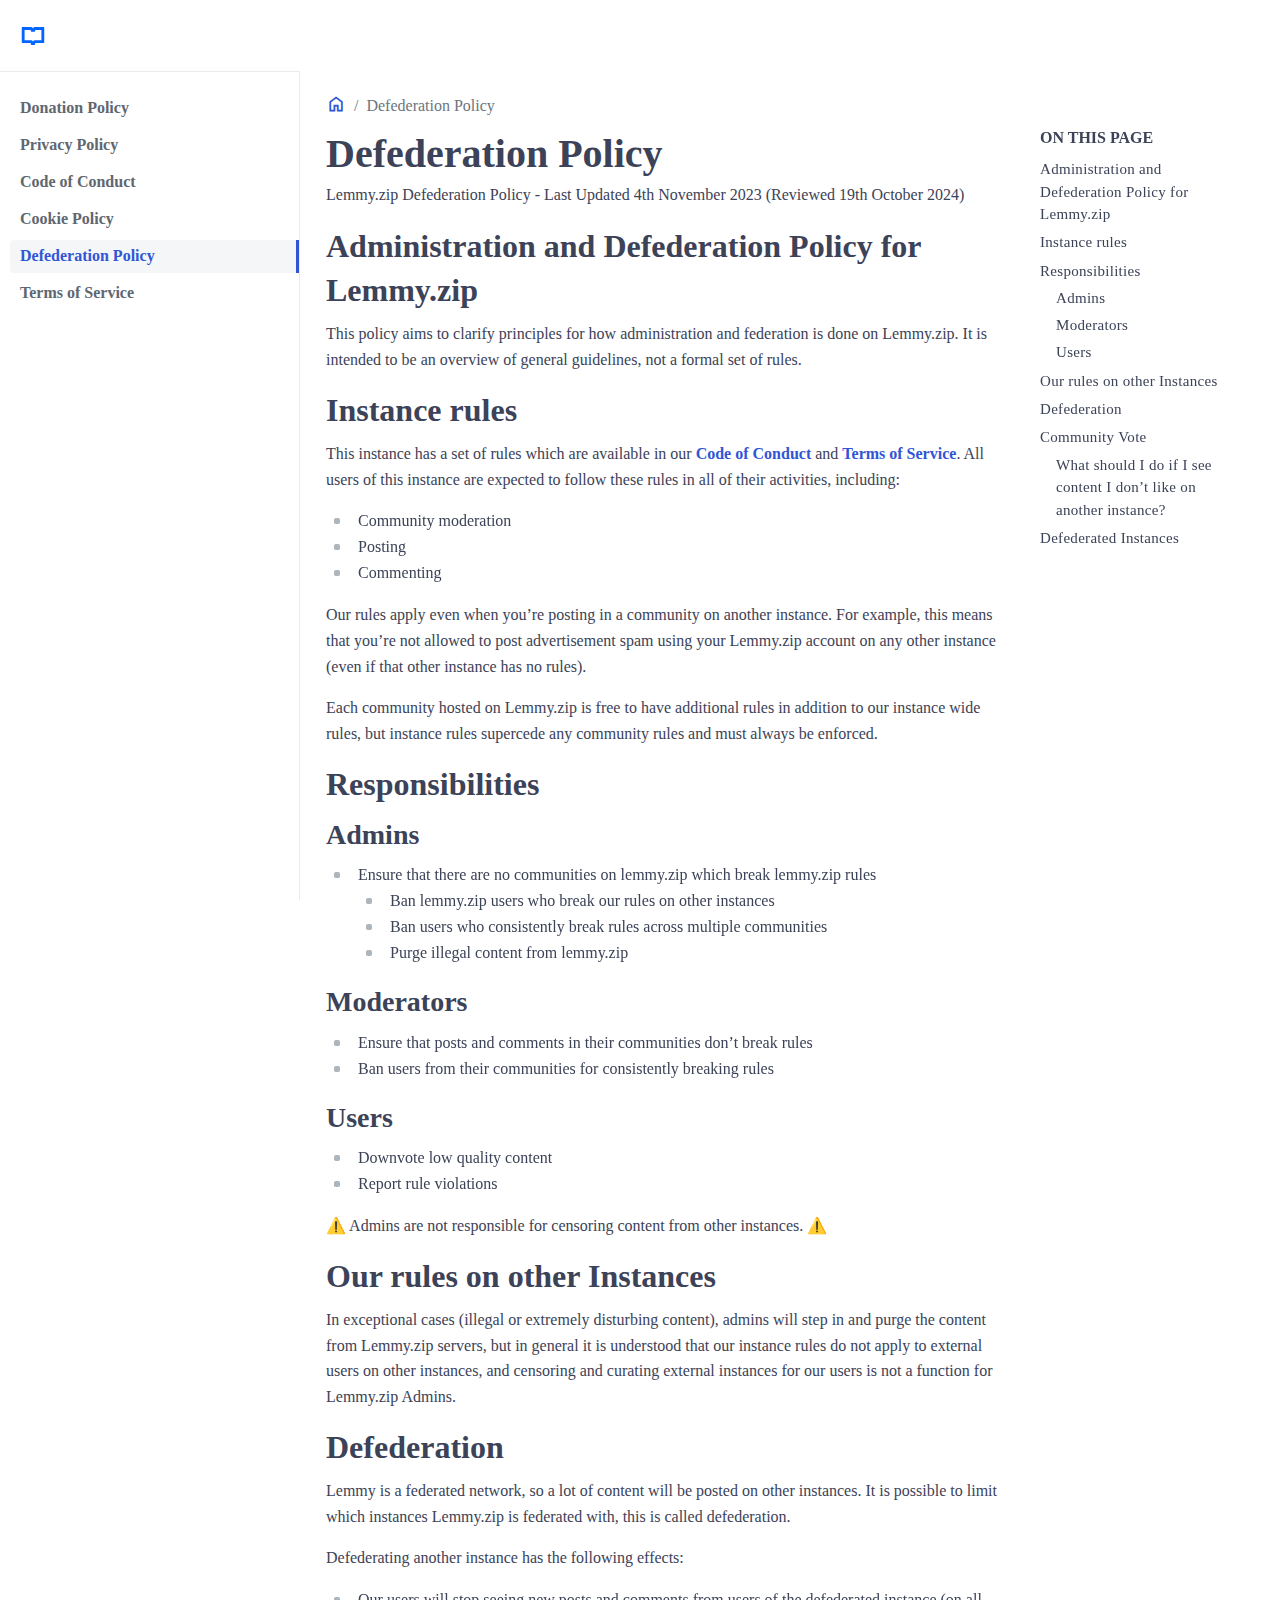
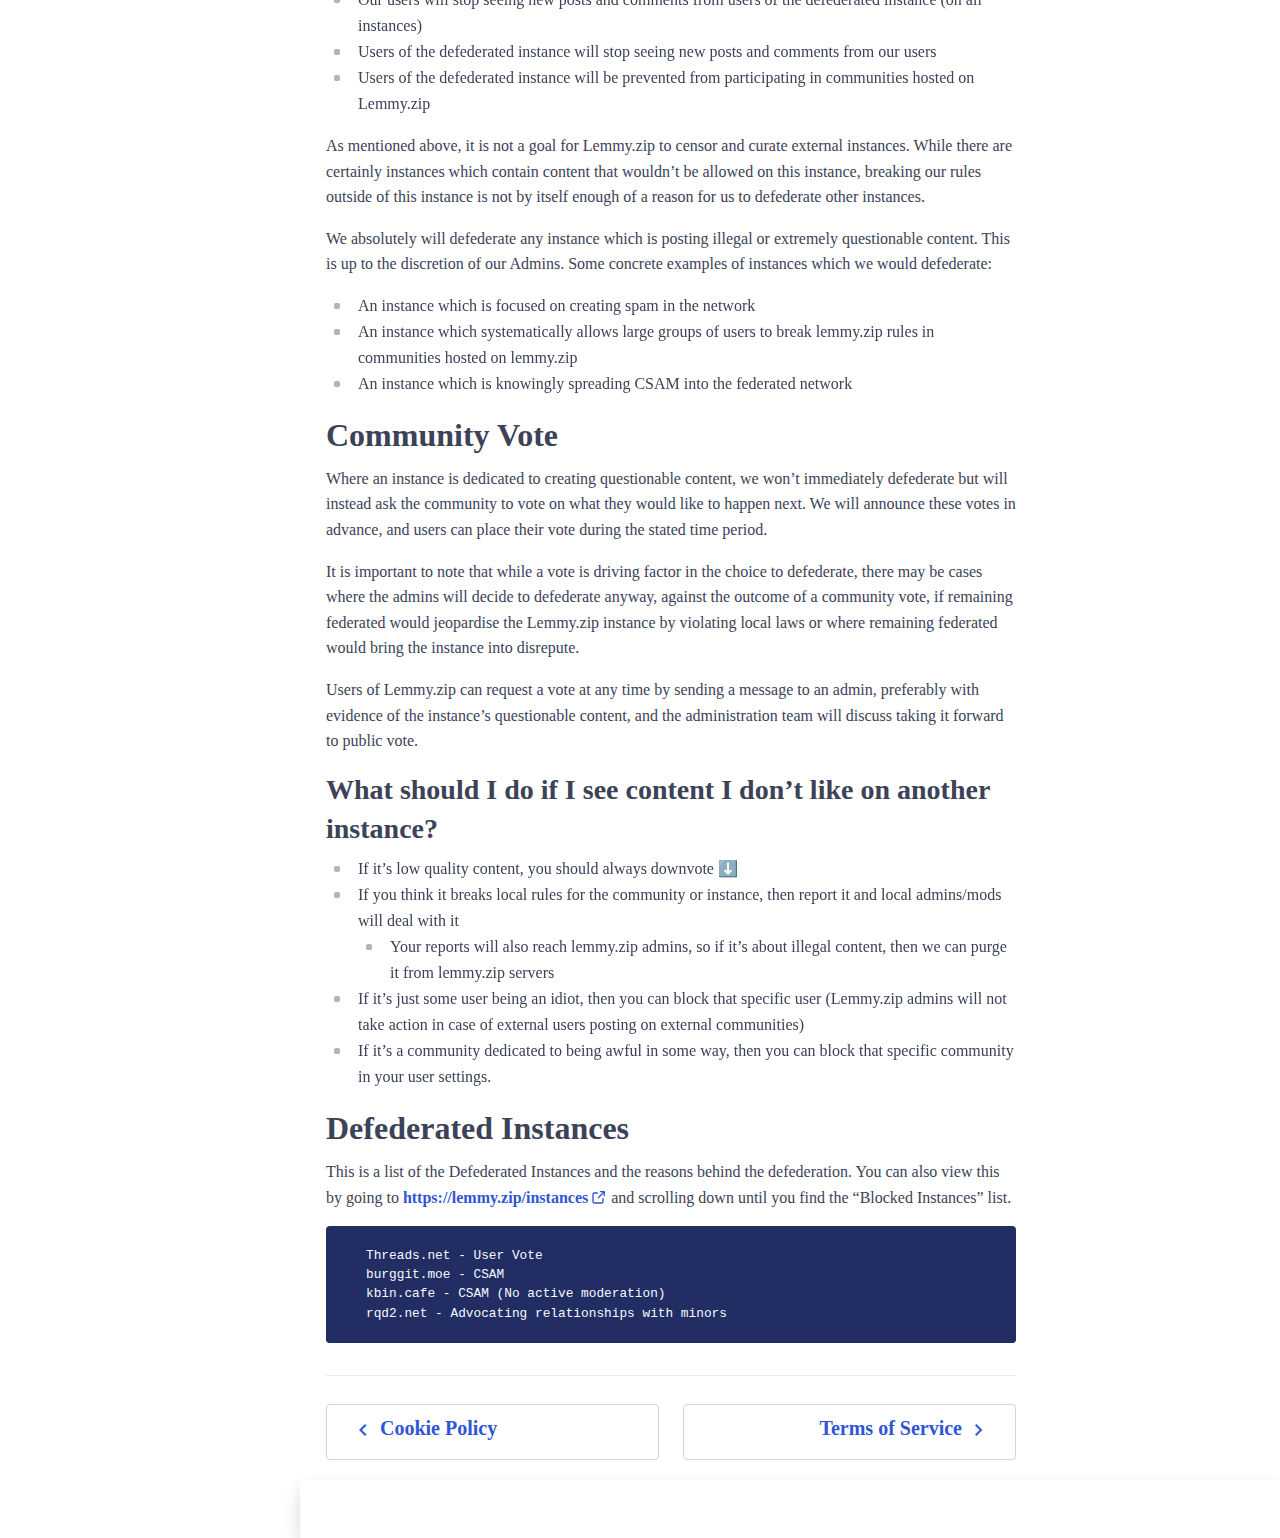
<file: docs/defederation_policy/index.html>
<!DOCTYPE html>





    

    

    

    

<html lang="en-us"><head>
    <meta charset="utf-8" />
    <title>Defederation Policy | Lemmy.zip Legal</title>
    <meta name="viewport" content="width=device-width, initial-scale=1.0">
    <meta name="description" content="How Lemmy.zip handles defederating with other Instances">
    <meta name="keywords" content="Documentation, Hugo, Hugo Theme, Bootstrap" />
    <meta name="author" content="Colin Wilson - Lotus Labs" />
    <meta name="email" content="support@aigis.uk" />
    <meta name="website" content="https://lotusdocs.dev" />
    <meta name="Version" content="v0.1.0" />
    
    <link rel="icon" href="https://legal.lemmy.zip/favicon.ico" sizes="any">
<link rel="icon" type="image/svg+xml" href="https://legal.lemmy.zip/favicon.svg">
<link rel="apple-touch-icon" sizes="180x180" href="https://legal.lemmy.zip/apple-touch-icon.png">
<link rel="icon" type="image/png" sizes="32x32" href="https://legal.lemmy.zip/favicon-32x32.png">
<link rel="icon" type="image/png" sizes="16x16" href="https://legal.lemmy.zip/favicon-16x16.png">
<link rel="manifest" crossorigin="use-credentials" href="https://legal.lemmy.zip/site.webmanifest">
<meta property="og:title" content="Defederation Policy" />
<meta property="og:description" content="How Lemmy.zip handles defederating with other Instances" />
<meta property="og:type" content="article" />
<meta property="og:url" content="https://legal.lemmy.zip/docs/defederation_policy/" /><meta property="og:image" content="https://legal.lemmy.zip/opengraph/card-base-2_hu06b1a92291a380a0d2e0ec03dab66b2f_17642_filter_2543087818555472053.png"/><meta property="article:section" content="docs" />
<meta property="article:published_time" content="2023-11-03T23:19:53+00:00" />
<meta property="article:modified_time" content="2023-11-03T23:19:53+00:00" />
<meta name="twitter:card" content="summary_large_image"/>
<meta name="twitter:image" content="https://legal.lemmy.zip/opengraph/card-base-2_hu06b1a92291a380a0d2e0ec03dab66b2f_17642_filter_2543087818555472053.png"/>
<meta name="twitter:title" content="Defederation Policy"/>
<meta name="twitter:description" content="How Lemmy.zip handles defederating with other Instances"/>

    
    <script>(()=>{var t=window.matchMedia&&window.matchMedia("(prefers-color-scheme: dark)").matches,e=localStorage.getItem("theme");t&&e===null&&(localStorage.setItem("theme","dark"),document.documentElement.setAttribute("data-dark-mode","")),t&&e==="dark"&&document.documentElement.setAttribute("data-dark-mode",""),e==="dark"&&document.documentElement.setAttribute("data-dark-mode","")})()</script>
    
    
            
                
                <script type="text/javascript" src="https://legal.lemmy.zip/docs/js/flexsearch.bundle.min.70b92c4c5202c26b45d7aa43e130e8440032cac751b9b9206ddba2052699286ac95beb01bb7f975514cc694a019a03c8.js" integrity="sha384-cLksTFICwmtF16pD4TDoRAAyysdRubkgbduiBSaZKGrJW&#43;sBu3&#43;XVRTMaUoBmgPI" crossorigin="anonymous"></script>
                
        
    
    

    <link rel="stylesheet" href="/docs/scss/style.min.5794fff59294d6a2cf8ca2b6e8faf30eb4e2025d55be97dec3f016dc5f8ef873d183f11c8adf2eb6828b6de78f8d9a9e.css" integrity="sha384-V5T/9ZKU1qLPjKK26PrzDrTiAl1Vvpfew/AW3F&#43;O&#43;HPRg/Ecit8utoKLbeePjZqe"crossorigin="anonymous">
    
    
    
    </head>
<body>
        <div class="content">
            <div class="page-wrapper toggled">
<nav id="sidebar" class="sidebar-wrapper">
    <div class="sidebar-brand">
        <a href='/' aria-label="HomePage" alt="HomePage">
            
                <?xml version="1.0" encoding="UTF-8"?><svg id="Layer_1" xmlns="http://www.w3.org/2000/svg" viewBox="0 0 250 250"><path d="m143,39.5c-18,0-18,18-18,18,0,0,0-18-18-18H22c-2.76,0-5,2.24-5,5v143c0,2.76,2.24,5,5,5h76c7.2,0,8.64,11.52,8.93,16.13.07,1.05.95,1.87,2,1.87h32.14c1.06,0,1.94-.82,2-1.87.29-4.61,1.73-16.13,8.93-16.13h76c2.76,0,5-2.24,5-5V44.5c0-2.76-2.24-5-5-5h-85Zm63,123.5c0,1.38-1.12,2.5-2.5,2.5h-60.5c-18,0-18,18-18,18,0,0,0-18-18-18h-60.5c-1.38,0-2.5-1.12-2.5-2.5v-94c0-1.38,1.12-2.5,2.5-2.5h51.5c7.2,0,8.64,11.52,8.93,16.13.07,1.05.95,1.87,2,1.87h32.14c1.06,0,1.94-.82,2-1.87.29-4.61,1.73-16.13,8.93-16.13h51.5c1.38,0,2.5,1.12,2.5,2.5v94Z" style="fill:#06f;"/></svg>
            
        </a>
    </div>
    <div class="sidebar-content" style="height: calc(100% - 131px);">
        <ul class="sidebar-menu">
            
                
                
                    
                        
                        <li class="">
                            <a class="sidebar-root-link" href="https://legal.lemmy.zip/docs/donations/">
                                
                                Donation Policy
                            </a>
                        </li>
                    
                
                    
                        
                        <li class="">
                            <a class="sidebar-root-link" href="https://legal.lemmy.zip/docs/privacy_policy/">
                                
                                Privacy Policy
                            </a>
                        </li>
                    
                
                    
                        
                        <li class="">
                            <a class="sidebar-root-link" href="https://legal.lemmy.zip/docs/code_of_conduct/">
                                
                                Code of Conduct
                            </a>
                        </li>
                    
                
                    
                        
                        <li class="">
                            <a class="sidebar-root-link" href="https://legal.lemmy.zip/docs/cookie_policy/">
                                
                                Cookie Policy
                            </a>
                        </li>
                    
                
                    
                        
                        <li class="current">
                            <a class="sidebar-root-link" href="https://legal.lemmy.zip/docs/defederation_policy/">
                                
                                Defederation Policy
                            </a>
                        </li>
                    
                
                    
                        
                        <li class="">
                            <a class="sidebar-root-link" href="https://legal.lemmy.zip/docs/terms_of_service/">
                                
                                Terms of Service
                            </a>
                        </li>
                    
                
            
        </ul>
        
    </div>
    
        <ul class="sidebar-footer list-unstyled mb-0">
            
        </ul>
    
</nav>

                    <main class="page-content bg-transparent">
                            <div class="container-fluid">
                                <div class="layout-spacing">
                                    
                                        <div class="d-md-flex justify-content-between align-items-center"><nav aria-label="breadcrumb" class="d-inline-block pb-2 mt-1 mt-sm-0">
    <ul id="breadcrumbs" class="breadcrumb bg-transparent mb-0" itemscope itemtype="https://schema.org/BreadcrumbList">
        
            
                <li class="breadcrumb-item text-capitalize active" aria-current="page" itemprop="itemListElement" itemscope itemtype="https://schema.org/ListItem">
                    <a itemprop="item" href="/docs/">
                        <i class="material-icons size-20 align-text-bottom" itemprop="name">Home</i>
                    </a>
                    <meta itemprop="position" content='1' />
                </li>
            
        
            <li class="breadcrumb-item text-capitalize active" itemprop="itemListElement" itemscope itemtype="https://schema.org/ListItem">
                <span itemprop="name">Defederation Policy</span>
                <meta itemprop="position" content='2' />
            </li>
        
    </ul>
</nav></div>
                                    
                                    <div class="row flex-xl-nowrap">
                                        
                                        <div class="docs-toc col-xl-3    d-xl-block"><toc>
    <div class="fw-bold text-uppercase mb-2">On this page</div>
    <nav id="TableOfContents">
  <ul>
    <li><a href="#administration-and-defederation-policy-for-lemmyzip">Administration and Defederation Policy for Lemmy.zip</a></li>
    <li><a href="#instance-rules">Instance rules</a></li>
    <li><a href="#responsibilities">Responsibilities</a>
      <ul>
        <li><a href="#admins">Admins</a></li>
        <li><a href="#moderators">Moderators</a></li>
        <li><a href="#users">Users</a></li>
      </ul>
    </li>
    <li><a href="#our-rules-on-other-instances">Our rules on other Instances</a></li>
    <li><a href="#defederation">Defederation</a></li>
    <li><a href="#community-vote">Community Vote</a>
      <ul>
        <li><a href="#what-should-i-do-if-i-see-content-i-dont-like-on-another-instance">What should I do if I see content I don’t like on another instance?</a></li>
      </ul>
    </li>
    <li><a href="#defederated-instances">Defederated Instances</a></li>
  </ul>
</nav>
    </toc></div>
                                        
                                        
                                        <div class="docs-toc-mobile    d-print-none d-xl-none">
                                            <button id="toc-dropdown-btn" class="btn-secondary dropdown-toggle" type="button" data-bs-toggle="dropdown" data-bs-offset="0,0" aria-expanded="false">
                                                Table of Contents
                                            </button>
<nav id="toc-mobile">
  <ul class="dropdown-menu">
    <li><a href="#administration-and-defederation-policy-for-lemmyzip">Administration and Defederation Policy for Lemmy.zip</a></li>
    <li><a href="#instance-rules">Instance rules</a></li>
    <li><a href="#responsibilities">Responsibilities</a>
      <ul>
        <li><a href="#admins">Admins</a></li>
        <li><a href="#moderators">Moderators</a></li>
        <li><a href="#users">Users</a></li>
      </ul>
    </li>
    <li><a href="#our-rules-on-other-instances">Our rules on other Instances</a></li>
    <li><a href="#defederation">Defederation</a></li>
    <li><a href="#community-vote">Community Vote</a>
      <ul>
        <li><a href="#what-should-i-do-if-i-see-content-i-dont-like-on-another-instance">What should I do if I see content I don’t like on another instance?</a></li>
      </ul>
    </li>
    <li><a href="#defederated-instances">Defederated Instances</a></li>
  </ul>
</nav></div>
                                        <div class="docs-content col-12 col-xl-9 mt-0">
                                            <div class="mb-0 d-flex">
                                                
                                                <h1 class="content-title mb-0">
                                                    Defederation Policy
                                                    
                                                </h1>
                                            </div>
                                            
                                            <div id="content" class="main-content" >
                                                
    
    <div data-prismjs-copy="" data-prismjs-copy-success="" data-prismjs-copy-error="">
        <p>Lemmy.zip Defederation Policy - Last Updated 4th November 2023 (Reviewed 19th October 2024)</p>
<h2 id="administration-and-defederation-policy-for-lemmyzip">Administration and Defederation Policy for Lemmy.zip <a href="#administration-and-defederation-policy-for-lemmyzip" class="anchor" aria-hidden="true"><i class="material-icons align-middle">link</i></a></h2><p>This policy aims to clarify principles for how administration and federation is done on Lemmy.zip. It is intended to be an overview of general guidelines, not a formal set of rules.</p>
<h2 id="instance-rules">Instance rules <a href="#instance-rules" class="anchor" aria-hidden="true"><i class="material-icons align-middle">link</i></a></h2><p>This instance has a set of rules which are available in our <a href="/docs/code_of_conduct/">Code of Conduct</a> and <a href="/docs/terms_of_service/">Terms of Service</a>. All users of this instance are expected to follow these rules in all of their activities, including:</p>
<ul>
<li>Community moderation</li>
<li>Posting</li>
<li>Commenting</li>
</ul>
<p>Our rules apply even when you’re posting in a community on another instance. For example, this means that you’re not allowed to post advertisement spam using your Lemmy.zip account on any other instance (even if that other instance has no rules).</p>
<p>Each community hosted on Lemmy.zip is free to have additional rules in addition to our instance wide rules, but instance rules supercede any community rules and must always be enforced.</p>
<h2 id="responsibilities">Responsibilities <a href="#responsibilities" class="anchor" aria-hidden="true"><i class="material-icons align-middle">link</i></a></h2><h3 id="admins">Admins <a href="#admins" class="anchor" aria-hidden="true"><i class="material-icons align-middle">link</i></a></h3><ul>
<li>Ensure that there are no communities on lemmy.zip which break lemmy.zip rules
<ul>
<li>Ban lemmy.zip users who break our rules on other instances</li>
<li>Ban users who consistently break rules across multiple communities</li>
<li>Purge illegal content from lemmy.zip</li>
</ul>
</li>
</ul>
<h3 id="moderators">Moderators <a href="#moderators" class="anchor" aria-hidden="true"><i class="material-icons align-middle">link</i></a></h3><ul>
<li>Ensure that posts and comments in their communities don’t break rules</li>
<li>Ban users from their communities for consistently breaking rules</li>
</ul>
<h3 id="users">Users <a href="#users" class="anchor" aria-hidden="true"><i class="material-icons align-middle">link</i></a></h3><ul>
<li>Downvote low quality content</li>
<li>Report rule violations</li>
</ul>
<p>⚠️ Admins are not responsible for censoring content from other instances. ⚠️</p>
<h2 id="our-rules-on-other-instances">Our rules on other Instances <a href="#our-rules-on-other-instances" class="anchor" aria-hidden="true"><i class="material-icons align-middle">link</i></a></h2><p>In exceptional cases (illegal or extremely disturbing content), admins will step in and purge the content from Lemmy.zip servers, but in general it is understood that our instance rules do not apply to external users on other instances, and censoring and curating external instances for our users is not a function for Lemmy.zip Admins.</p>
<h2 id="defederation">Defederation <a href="#defederation" class="anchor" aria-hidden="true"><i class="material-icons align-middle">link</i></a></h2><p>Lemmy is a federated network, so a lot of content will be posted on other instances. It is possible to limit which instances Lemmy.zip is federated with, this is called defederation.</p>
<p>Defederating another instance has the following effects:</p>
<ul>
<li>Our users will stop seeing new posts and comments from users of the defederated instance (on all instances)</li>
<li>Users of the defederated instance will stop seeing new posts and comments from our users</li>
<li>Users of the defederated instance will be prevented from participating in communities hosted on Lemmy.zip</li>
</ul>
<p>As mentioned above, it is not a goal for Lemmy.zip to censor and curate external instances. While there are certainly instances which contain content that wouldn’t be allowed on this instance, breaking our rules outside of this instance is not by itself enough of a reason for us to defederate other instances.</p>
<p>We absolutely will defederate any instance which is posting illegal or extremely questionable content. This is up to the discretion of our Admins. Some concrete examples of instances which we would defederate:</p>
<ul>
<li>An instance which is focused on creating spam in the network</li>
<li>An instance which systematically allows large groups of users to break lemmy.zip rules in communities hosted on lemmy.zip</li>
<li>An instance which is knowingly spreading CSAM into the federated network</li>
</ul>
<h2 id="community-vote">Community Vote <a href="#community-vote" class="anchor" aria-hidden="true"><i class="material-icons align-middle">link</i></a></h2><p>Where an instance is dedicated to creating questionable content, we won’t immediately defederate but will instead ask the community to vote on what they would like to happen next. We will announce these votes in advance, and users can place their vote during the stated time period.</p>
<p>It is important to note that while a vote is driving factor in the choice to defederate, there may be cases where the admins will decide to defederate anyway, against the outcome of a community vote, if remaining federated would jeopardise the Lemmy.zip instance by violating local laws or where remaining federated would bring the instance into disrepute.</p>
<p>Users of Lemmy.zip can request a vote at any time by sending a message to an admin, preferably with evidence of the instance’s questionable content, and the administration team will discuss taking it forward to public vote.</p>
<h3 id="what-should-i-do-if-i-see-content-i-dont-like-on-another-instance">What should I do if I see content I don’t like on another instance? <a href="#what-should-i-do-if-i-see-content-i-dont-like-on-another-instance" class="anchor" aria-hidden="true"><i class="material-icons align-middle">link</i></a></h3><ul>
<li>If it’s low quality content, you should always downvote ⬇️</li>
<li>If you think it breaks local rules for the community or instance, then report it and local admins/mods will deal with it
<ul>
<li>Your reports will also reach lemmy.zip admins, so if it’s about illegal content, then we can purge it from lemmy.zip servers</li>
</ul>
</li>
<li>If it’s just some user being an idiot, then you can block that specific user (Lemmy.zip admins will not take action in case of external users posting on external communities)</li>
<li>If it’s a community dedicated to being awful in some way, then you can block that specific community in your user settings.</li>
</ul>
<h2 id="defederated-instances">Defederated Instances <a href="#defederated-instances" class="anchor" aria-hidden="true"><i class="material-icons align-middle">link</i></a></h2><p>This is a list of the Defederated Instances and the reasons behind the defederation. You can also view this by going to <a href="https://lemmy.zip/instances" rel="external" target="_blank">https://lemmy.zip/instances<svg width="16" height="16" viewBox="0 0 24 24" xmlns="http://www.w3.org/2000/svg"><path fill="currentColor" d="M14 5c-.552 0-1-.448-1-1s.448-1 1-1h6c.552 0 1 .448 1 1v6c0 .552-.448 1-1 1s-1-.448-1-1v-3.586l-7.293 7.293c-.391.39-1.024.39-1.414 0-.391-.391-.391-1.024 0-1.414l7.293-7.293h-3.586zm-9 2c-.552 0-1 .448-1 1v11c0 .552.448 1 1 1h11c.552 0 1-.448 1-1v-4.563c0-.552.448-1 1-1s1 .448 1 1v4.563c0 1.657-1.343 3-3 3h-11c-1.657 0-3-1.343-3-3v-11c0-1.657 1.343-3 3-3h4.563c.552 0 1 .448 1 1s-.448 1-1 1h-4.563z"/></svg></a> and scrolling down until you find the &ldquo;Blocked Instances&rdquo; list.</p>
<pre><code>Threads.net - User Vote
burggit.moe - CSAM
kbin.cafe - CSAM (No active moderation)
rqd2.net - Advocating relationships with minors
</code></pre>

    </div>

    

    
                                            </div>
                                            <div><hr class="doc-hr">
<div id="doc-nav" class="d-print-none">

	<div class="row flex-xl-nowrap ">
	<div class="col-sm-6 pt-2 doc-next">
		<a href="/docs/cookie_policy/">
			<div class="card h-100 my-1">
				<div class="card-body py-2">
                    <p class="card-title fs-5 fw-semibold lh-base mb-0"><i class="material-icons align-middle">navigate_before</i> Cookie Policy</p>
					
				</div>
			</div>
		</a>
        </div>
	<div class="col-sm-6 pt-2 doc-prev">
		<a class="ms-auto" href="/docs/terms_of_service/">
			<div class="card h-100 my-1 text-end">
				<div class="card-body py-2">
                    <p class="card-title fs-5 fw-semibold lh-base mb-0">Terms of Service <i class="material-icons align-middle">navigate_next</i></p>
					
				</div>
			</div>
		</a>
        </div>
	</div>
</div></div>
                                        </div>
                                    </div>
                                </div>
                            </div>
<footer class="shadow py-3 d-print-none">
    <div class="container-fluid">
        <div class="row align-items-center">
            <div class="col">
                <div class="text-sm-start text-center mx-md-2">
                    <p class="mb-0">
                        
                        
                    </p>
                </div>
            </div>
        </div>
    </div>
</footer>
</main>
            </div>
        </div>

        
        
        <button onclick="topFunction()" id="back-to-top" aria-label="Back to Top Button" class="back-to-top fs-5"><svg width="24" height="24"><path d="M12,10.224l-6.3,6.3L4.32,15.152,12,7.472l7.68,7.68L18.3,16.528Z" style="fill:#fff"/></svg></button>
        
        

        
        
            <script>(()=>{var e=document.getElementById("mode");e!==null&&(window.matchMedia("(prefers-color-scheme: dark)").addEventListener("change",e=>{e.matches?(localStorage.setItem("theme","dark"),document.documentElement.setAttribute("data-dark-mode","")):(localStorage.setItem("theme","light"),document.documentElement.removeAttribute("data-dark-mode"))}),e.addEventListener("click",()=>{document.documentElement.toggleAttribute("data-dark-mode"),localStorage.setItem("theme",document.documentElement.hasAttribute("data-dark-mode")?"dark":"light")}),localStorage.getItem("theme")==="dark"?document.documentElement.setAttribute("data-dark-mode",""):document.documentElement.removeAttribute("data-dark-mode"))})()</script>
        




    
    
    






    

    <script src="/docs/js/bootstrap.9f291ab8e399b604626feee9ae547877d87146cb0eb4f9e8245d8eae03b09401dc07c12305e01e1373dcdc86e4ddce26.js" integrity="sha384-nykauOOZtgRib&#43;7prlR4d9hxRssOtPnoJF2OrgOwlAHcB8EjBeAeE3Pc3Ibk3c4m"defer></script>


    <script type="text/javascript" src="https://legal.lemmy.zip/docs/js/bundle.min.3cecf7b7f3f7f4ba5cfc78e8cb247920a1223bb8e8ab36df80aad689b9f1e4b36770bbf93c07c32905f3b1b902d79e67.js" integrity="sha384-POz3t/P39Lpc/HjoyyR5IKEiO7joqzbfgKrWibnx5LNncLv5PAfDKQXzsbkC155n" crossorigin="anonymous" defer></script>

        

        
        <script type="module">
    var suggestions = document.getElementById('suggestions');
    var search = document.getElementById('flexsearch');

    const flexsearchContainer = document.getElementById('FlexSearchCollapse');

    const hideFlexsearchBtn = document.getElementById('hideFlexsearch');

    const configObject = { toggle: false }
    const flexsearchContainerCollapse = new Collapse(flexsearchContainer, configObject) 

    if (search !== null) {
        document.addEventListener('keydown', inputFocus);
        flexsearchContainer.addEventListener('shown.bs.collapse', function () {
            search.focus();
        });
        
        var topHeader = document.getElementById("top-header");
        document.addEventListener('click', function(elem) {
            if (!flexsearchContainer.contains(elem.target) && !topHeader.contains(elem.target))
                flexsearchContainerCollapse.hide();
        });
    }

    hideFlexsearchBtn.addEventListener('click', () =>{
        flexsearchContainerCollapse.hide()
    })

    function inputFocus(e) {
        if (e.ctrlKey && e.key === '/') {
            e.preventDefault();
            flexsearchContainerCollapse.toggle();
        }
        if (e.key === 'Escape' ) {
            search.blur();
            
            flexsearchContainerCollapse.hide();
        }
    };

    document.addEventListener('click', function(event) {

    var isClickInsideElement = suggestions.contains(event.target);

    if (!isClickInsideElement) {
        suggestions.classList.add('d-none');
    }

    });

    


    document.addEventListener('keydown',suggestionFocus);

    function suggestionFocus(e) {
    const suggestionsHidden = suggestions.classList.contains('d-none');
    if (suggestionsHidden) return;

    const focusableSuggestions= [...suggestions.querySelectorAll('a')];
    if (focusableSuggestions.length === 0) return;

    const index = focusableSuggestions.indexOf(document.activeElement);

    if (e.key === "ArrowUp") {
        e.preventDefault();
        const nextIndex = index > 0 ? index - 1 : 0;
        focusableSuggestions[nextIndex].focus();
    }
    else if (e.key === "ArrowDown") {
        e.preventDefault();
        const nextIndex= index + 1 < focusableSuggestions.length ? index + 1 : index;
        focusableSuggestions[nextIndex].focus();
    }

    }

    


    (function(){

    var index = new FlexSearch.Document({
        
        tokenize: "forward",
        minlength:  0 ,
        cache:  100 ,
        optimize:  true ,
        document: {
        id: 'id',
        store: [
            "href", "title", "description"
        ],
        index: ["title", "description", "content"]
        }
    });


    


    
    
    
    
    
    
    
    
    
    
    
    
    
    
    
    
    
    
    
    
    
    
    
    
    
    
    
    
    
    
    
    
    
    
    
    
    
    
    
    
    
    
    
    
    
    
    
    
    
    
    


    

    

    index.add(
            {
                id:  0 ,
                href: "\/docs\/donations\/",
                title: "Donation Policy",
                description: "How we handle and spend donations",
                content: "Lemmy.zip Donation Policy - Last Updated 28th January 2024 (Reviewed 19th October 2024)\nIntroduction linkThis policy aims to make clear how we collect and spend donations towards the upkeep of Lemmy.zip. We have created this policy to ensure we remain transparent about how we handle the finances of the site in line with our ethos for the operation of Lemmy.zip\nHow we collect donations linkWe have one primary source of donation collection, which is via OpenCollective. We do not currently accept any other forms of donation. If you recieve messages or links to other sites to donate, these have not come from us. Please report to an admin immediately.\nWe use OpenCollectiv\\e because it has transparency built in at its core, which is something we strive for constantly.\nHow we spend donations linkDonations are ring-fenced for site operation costs only. The funds will not be spent on any other services.\nYou can see how funds are spend on OpenCollective by going to the Expenses tab. All expenses have an invoice uploaded to show expenditure matches up with the reported amounts (give or take currency exchange rates).\nDonation Perks linkWe offer some donation perks to donators. By donating to Lemmy.zip you acknowledge and agree to the following terms regarding donation perks:\nNature of Perks: The perks offered to donors are privileges extended at our discretion and do not constitute a legal right or entitlement. These perks are subject to change in nature or may be discontinued at any time without prior notice. Modification and Withdrawal of Perks: We reserve the right to modify or withdraw these perks at any time. While we endeavor to notify donors of significant changes, this may not always be possible. Abuse of Perks: Perks may be withdrawn from users who misuse them. “Abuse” is defined as (but not limited to) the misuse of the intended use of a perk, undertaking activites that break the laws of UK, EU and Germany using the perks, general harrasment or mistreating of other people using the perks, sharing unauthorised access to the perk with other people, and anything that breaks our Code of Conduct or Terms of Service. The determination of abuse is at our sole discretion. Account Requirement: To access and benefit from these perks, a valid Lemmy.zip account is required. Perks may be withdrawn from users who are banned or have their accounts suspended on Lemmy.zip. Refund Policy: Donations are generally non-refundable. In the event of perk modification or withdrawal, refunds will not be provided. Acknowledgment: By accepting these perks, you acknowledge that you have read, understood, and agreed to these terms and conditions. You don’t need to be an ongoing donator for the below perks - a one-time donation of any amount will unlock the below perks for you.\nYou don’t need to accept the perks immediately, as long as they are available you can choose a perk at any time.\nCurrent Perks linkCurrently we offer the following perks to donators:\nCustom Emoji upload - You can choose a custom emoji to upload to Lemmy.zip that can be used by all users of the server. You can also choose the name and the short code (i.e. :cat:) too. A me.lemmy.zip account. This is a LinkStack account hosted on Lemmy.zip that you can use to share links personal to you. Contact us linkIf you have any issues with perks, or have a great idea for a new perk, please contact us on Lemmy or via email to hello@lemmy.zip\n"
            }
        );
    index.add(
            {
                id:  1 ,
                href: "\/docs\/privacy_policy\/",
                title: "Privacy Policy",
                description: "How we handle your data and keep it safe.",
                content: "Lemmy.zip Privacy Policy - Last Updated 4th November 2023 (Reviewed 19th October 2024)\nIntroduction linkWelcome to Lemmy.zip (“we,” “our,” or “us”). All user data is held in Germany, therefore we are committed to protecting your privacy and handling your personal data in accordance with the General Data Protection Regulation (GDPR). This Privacy Policy explains how we collect, use, and protect your personal data when you use our social media website.\nTopics:\nInformation we collect Legal basis processing Use of personal data How do we store your data? What are your data protection rights? Age restrictions Privacy policies of other websites Retention Policy Changes to our privacy policy How to contact us 1. Information We Collect linkWe collect the following personal data for the purpose of providing access to our website:\nEmail Address: We collect your email address to verify your account’s legitimacy and for login purposes. We may also use it for communication with you. IP Address: We collect your IP address for security and monitoring purposes. Personal information is defined as information relating to natural persons who:\ncan be identified or who are identifiable, directly from the information in question; or who can be indirectly identified from that information in combination with other information. Information automatically collected linkSome information — such as your Internet Protocol (IP) address and/or browser and device characteristics — is collected automatically when you visit the website.\nWe automatically collect certain information when you visit, use, or navigate the website. This information does not reveal your specific identity (like your name or contact information) but may include device and usage information, such as your IP address, browser and device characteristics, operating system, language preferences, referring URLs, device name, country, location, information about how and when you use Lemmy.zip, and other technical information. This information is primarily needed to maintain the security and operation of Lemmy.zip.\nThe information we automatically collect includes:\n-Log and Usage Data. Log and usage data is service-related, diagnostic, usage, and performance information our servers automatically collect when you access or use our Services and which we record in log files. Depending on how you interact with us, this log data may include your IP address, device information, browser type, and settings and information about your activity in the Services (such as the date/time stamps associated with your usage, pages and files viewed, searches, and other actions you take such as which features you use), device event information (such as system activity, error reports (sometimes called “crash dumps”), and hardware settings).\nSensitive Information linkWe do not process any sensitive information.\nAll personal information that you provide to us must be true, complete, and accurate, and you must notify us of any changes to such personal information.\nYou can view our cookie policy HERE\n2. Legal Basis for Processing linkThe General Data Protection Regulation (GDPR) requires us to explain the valid legal basis we rely on in order to process your personal information. As such, we may rely on the following to process your personal information:\nConsent. We may process your information if you have given us permission (consent) to use your personal information for a specific purpose. You can withdraw your consent at any time. Legal Obligations. We may process your information where we believe it is necessary for compliance with our legal obligations, such as to cooperate with a law enforcement body or regulatory agency, exercise or defend our legal rights, or disclose your information as evidence in litigation in which we are involved. Vital Interests. We may process your information where we believe it is necessary to protect your vital interests or the vital interests of a third party, such as situations involving potential threats to the safety of any person. For users located in Canada:\nWe may process your information if you have given us specific permission (i.e., express consent) to use your personal information for a specific purpose, or in situations where your permission can be inferred (i.e., implied consent). You can withdraw your consent at any time.\nIn some exceptional cases, we may be legally permitted under applicable law to process your information without your consent, including, for example:\nIf collection is clearly in the interests of an individual and consent cannot be obtained in a timely way For investigations and fraud detection and prevention For business transactions provided certain conditions are met If it is contained in a witness statement and the collection is necessary to assess, process, or settle an insurance claim For identifying injured, ill, or deceased persons and communicating with next of kin If we have reasonable grounds to believe an individual has been, is, or may be victim of financial abuse If it is reasonable to expect collection and use with consent would compromise the availability or the accuracy of the information and the collection is reasonable for purposes related to investigating a breach of an agreement or a contravention of the laws of Canada or a province If disclosure is required to comply with a subpoena, warrant, court order, or rules of the court relating to the production of records If it was produced by an individual in the course of their employment, business, or profession and the collection is consistent with the purposes for which the information was produced If the collection is solely for journalistic, artistic, or literary purposes If the information is publicly available and is specified by the regulations 3. Use of personal data linkYou directly provide Lemmy.zip with all of the data we collect. We collect data and process data when you:\nRegister online Voluntarily post a message, create a community or interact with a community on our website or via email. Use or view our website via your browser’s cookies. We use your email address for the following purposes:\nAccount Verification: To verify the legitimacy of your account. Login: To facilitate your login to our website. Communication: To contact you regarding your account or related matters. We do not share your personal data with third parties. However, please note that any content you post on our website is publicly available. Lemmy.zip will share data with other instances as part of the federation process. While this data we share is not intended to be personal identifying information, anything you post on this instance will be federated across the network and may be stored by other servers, so please be careful not to share any personal information that you do not wish to become shared through federation.\nLemmy.zip may also receive your data indirectly from other Lemmy instances. While the data we collect is not intended to be personal identifying information, anything you post on a federated instance will be stored on Lemmy.zips server(s) in line with our data retention policy.\nHarm to Life linkWe may also process a user’s data where we believe there is harm to life. This could include alerting local or foreign emergency services and law enforcement agencies.\n4. How do we store your data? linkWe take the security of your data seriously and have implemented various measures to safeguard your information. Some common security practices we employ include:\nPassword Encryption: Your passwords are securely hashed and encrypted using industry-standard methods. This ensures that even in the event of a breach, your password remains confidential. Secure Data Storage: Our databases are hosted on secure servers with restricted access. They are protected by advanced firewall and intrusion detection systems to prevent unauthorized access. Regular Security Audits: We conduct regular security audits and assessments to identify and mitigate potential vulnerabilities in our systems. Data Backup: We maintain regular data backups to ensure the integrity and availability of your information. Secure Socket Layer (SSL): We use SSL encryption to protect data transmitted between your device and our servers. You can verify this by checking for the padlock icon in your browser’s address bar. Please note that while we employ these security measures, no system can be completely foolproof. We continuously monitor and improve our security practices to adapt to evolving threats and ensure the highest level of protection for your data.\n5. What are your data protection rights? linkLemmy.zip would like to make sure you are fully aware of all of your data protection rights. Every user is entitled to the following:\nThe right to access – You have the right to request Lemmy.zip provides copies of your personal data. We may charge you a small fee for this service. The right to rectification – You have the right to request that Lemmy.zip correct any information you believe is inaccurate. You also have the right to request Lemmy.zip to complete the information you believe is incomplete. The right to erasure – You have the right to request that Lemmy.zip erase your personal data, under certain conditions. The right to restrict processing – You have the right to request that Lemmy.zip restrict the processing of your personal data, under certain conditions. The right to object to processing – You have the right to object to Lemmy.zip’s processing of your personal data, under certain conditions. The right to data portability – You have the right to request that Lemmy.zip transfer the data that we have collected to another organization, or directly to you, under certain conditions. If you make a request, we have one month to respond to you. If you would like to exercise any of these rights, please email us at: hello@lemmy.zip\n6. Age restriction linkUsers must be at least 13 years old to sign up for our website. By using our services, you confirm that you meet this age requirement.\n7. Privacy policies of other websites linkThe Lemmy.zip website contains links to other websites. Our privacy policy applies only to our website, so if you click on a link to another website, you should read their privacy policy.\n8. Retention Policy linkWe will only keep your personal information for as long as it is necessary for the purposes set out in this privacy notice, unless a longer retention period is required or permitted by law (such as tax, accounting, or other legal requirements). No purpose in this notice will require us keeping your personal information for longer than the period of time in which users have an account with us.\nWhen we have no ongoing legitimate business need to process your personal information, we will either delete or anonymize such information, or, if this is not possible (for example, because your personal information has been stored in backup archives), then we will securely store your personal information and isolate it from any further processing until deletion is possible.\n9. Changes to our privacy policy linkLemmy.zip keeps its privacy policy under regular review and places any updates on this web page. This privacy policy was last updated on 4th November 2023.\n10. How to contact us linkIf you have any questions about Lemmy.zip’s privacy policy, the data we hold on you, or you would like to exercise one of your data protection rights, please do not hesitate to contact us.\nEmail us at: hello@lemmy.zip\n"
            }
        );
    index.add(
            {
                id:  2 ,
                href: "\/docs\/code_of_conduct\/",
                title: "Code of Conduct",
                description: "How users are expected to behave on Lemmy.zip. Also known as a Fair Use policy.",
                content: "Lemmy.zip Code of Conduct - Last Updated 12th March 2024 (Reviewed 19th October 2024)\nIntroduction linkThe Code of Conduct applies to all users of Lemmy.zip, and aims to set out how users (Whether local users or remote users) should interact with eachother in order to create a welcoming and respectful online space. This policy also applies to users who are from other instances who interact with Lemmy.zip communities or users when on Lemmy.zip’s server(s). This policy will also be in effect on other Lemmy.zip affilliated platforms, such as Matrix.\nLemmy.zip Code of Conduct linkThe Lemmy.zip Code of Conduct can be summarised as follows:\nPlease abide by the General Code of Conduct at all times. Remember the human! (no harassment, threats, etc.) No ban evasion on Lemmy.zip or on other instances. No endorsement of hate speech No self-advertisements or spam No link-spamming Bots must be proportional No vote manipulation No content against UK law. Any NSFW post must be tagged as NSFW. Remember the Human linkAll interactions on Lemmy.zip should be assumed that the entity on the other end of the interaction is a Human. Therefore we expect that you treat them in the same way that you want to be treated on Lemmy.zip - With respect.\nNo ban evasion linkThis rule applies for both Lemmy.zip and for other Lemmy/Fediverse servers. If you are a Lemmy.zip user and your account is banned from a community (whether that be on Lemmy.zip or on another instance) then you MUST respect that ban. You MUST NOT create a new account on Lemmy.zip or on a different Lemmy/Fediverse server in order to evade the ban. This will result in your original and new account(s) being permanently banned from Lemmy.zip.\nIf you are a remote user (an account that was not created on Lemmy.zip) and you have been banned from a community on Lemmy.zip, then you MUST NOT create an account on a different Lemmy/Fediverse server in order to evade the ban. This will result in us further banning your account from all of Lemmy.zip, and reporting the matter to your home instance(s).\nYou cannot create an account on Lemmy.zip in order to evade a ban your account on a different instance has been given. This will result in use permanently banning both your Lemmy.zip account and your remote account(s) from Lemmy.zip.\nNo endorsement of hate speech linkYou have a responsibility to report hate speech, which may be classed as illegal depending on the severity of the content. Agreeing with, sharing, promoting, or encouraging hate speech will result in a warning or a ban in cases of continued rule breaking.\nNo self-advertising or spam linkAny accounts created in order to only promote a product, brand or idea may be banned at the discretion of the Admins.\nAny accounts created in order to create spam in the network will be banned.\nNo link-spamming linkYou MUST NOT create multiple posts or comments in order to spam a link. This will result in a ban.\nBots must be proportional linkWe are happy for bots to operate on Lemmy.zip, but they must be proportional to the communities they operate in, and not create spam, duplicated posts, or fake interactions. Bots who break these rules will be banned at the discretion of the Admins. The creator(s) must also be aware of the strain some bots can place on the server, any bots found to be negatively affecting the performance of the server will result in the bot AND the operator(s) account(s) being banned.\nNo vote manipulation linkThis applies to Lemmy.zip users interacting with Lemmy.zip content or other server’s content, and it also applies to users from other instances interacting with Lemmy.zip content. This can be from mass upvoting/downvoting the comments of a certain user or on a user’s own posts, or it can be a user who downvotes every post in a community or that a user makes.\nDownvoting content can be a good way to identify low-quality content but, for example, downvoting all new posts in a community would most likely violate this policy.\nBans will be issued at the discretion of the Admins.\nNo content against UK Law linkThe UK has strict laws around hate speech and illegal content posted on the internet. As someone who lives in the UK, I don’t particularly fancy being arrested over someone’s low effort racist/homophobic comment. Therefore all content MUST abide by UK law. If in doubt, check with the Admins. More information can be found HERE. You can also report hate crimes via that website, however the Admins would prefer you let them know first.\nNSFW content tagging linkYou MUST flag any and all content as NSFW. Any content not correctly tagged will be removed, and a warning will be issued. Repeat offenders will face a ban.\nIf you’re unsure if content might be NSFW, please consider if you would want your boss, coworkers, or elderly grandmother to see it. If not, it needs to be tagged NSFW.\nPlease also follow the rules of the community you are posting in, sometimes NSFW also acts as a “Content Warning” outside of the specific NSFW communities.\nSummary linkThe crux of it boils down to:\n- Remember that we are all humans - Don’t be overtly aggressive towards anyone - Try and share ideas, thoughts and criticisms in a constructive way - Tag any NSFW posts as such Any posts or comments that are in breach of these rules will be dealt with, and remediation will occur. Whether that be a warning, temporary ban, or permanent ban.\nContact us linkIf you think a post, comment or message should be removed, please use the report functionality built into Lemmy. If you are unable to report the content, you can email us via hello@lemmy.zip and we will take action.\nLemmy Dev General Code of Conduct linkThe Lemmy Devs have published a General Code of Conduct. The below is a slightly modified version and is the basis for the Lemmy.zip code of conduct - we view these as guidelines to interactions on Lemmy.zip, and we may apply these in addition to the Lemmy.zip Code of Conduct above.\nGeneral Code of Conduct: link We are committed to providing a friendly, safe and welcoming environment for all, regardless of level of experience, gender identity and expression, sexual orientation, disability, personal appearance, body size, race, ethnicity, age, religion, nationality, or other similar characteristic. Please avoid using overtly sexual aliases or other usernames that might detract from a friendly, safe and welcoming environment for all. Please be kind and courteous. There’s no need to be mean or rude. Respect that people have differences of opinion. We will exclude you from interaction if you insult, demean or harass anyone. That is not welcome behavior. We interpret the term “harassment” as including the definition in the Citizen Code of Conduct; if you have any lack of clarity about what might be included in that concept, please read their definition. In particular, we don’t tolerate behavior that excludes people in socially marginalized groups. Private harassment is also unacceptable. No matter who you are, if you feel you have been or are being harassed or made uncomfortable by a community member, please contact one of the Lemmy admin team immediately. Likewise any spamming, trolling, flaming, baiting or other attention-stealing behavior is not welcome. Moderator Code of Conduct linkIf you moderate a community on Lemmy.zip, you have some extra responsibilities you must abide by.\nCommunity Rules linkWhen you create a community, you have the ability to set rules above those posted above. Any rules you post must be in compliance with the above rules. You cannot apply a rule that contradicts the above Lemmy.zip rules. You will recieve a warning and be asked to fix the issue first, but repeat offenders or those who do not take action will be removed as moderators from the community and may face an account ban. The community may also be deleted at the discretion of an Admin.\nReports linkYou have the responsibility to act upon any reports recieved that relate to the content in the community you moderate. You must consider if the content breaches any of the above rules, and if so you must take action to remove that content, and issue warnings or bans in relation to that content.\nModerators should be aware that Admins also receive reports from users, and may take action prior to your involvement, or may override your decision. This is never personal, is rarely done, and is only done to protect the server acting on information that may result in a more severe form of punishment for the user.\nUser bans linkYou have the ability to ban a user if they break the rules in your community. You should not ban a user for their actions in another community, rather this should be reported to the relevant moderators and admins to deal with. Bans should not be used to abuse users or stifle conversations, and where Admins believe bans are being targetted at users as a form of abuse, the moderator will be removed and banned.\nHowever, the Admins will 100% stand behind moderators when they make genuine bans and deal with day to day issues.\nAutomated Tools linkLemmy.zip provides a range of automated tools for moderators to use to help support their communities (such as the RSS feed or autopost feature). These tools are provided with the expectation they will be used in a fair and transparent way. Misuse of these tools, i.e. using these tools in a way that is not intended, targetting users, or creating spam, will result in the community being removed from the moderator and a ban to the moderator’s account. If you’re not sure, ask an Admin first.\nContact us linkIf you want to discuss any aspect of being a moderator, please contact us via Lemmy or email hello@lemmy.zip.\n"
            }
        );
    index.add(
            {
                id:  3 ,
                href: "\/docs\/cookie_policy\/",
                title: "Cookie Policy",
                description: "Cookie Monster said it best: “Me want cookie!”",
                content: "Lemmy.zip Cookie Policy - Last Updated 4th November 2023 (Reviewed 19th October 2024)\nIntroduction linkThis Cookie Policy (“the Cookie Policy”) explains what cookies are and how they might be used when you visit lemmy.zip (“we,““us,” “our,” “the website,” “Lemmy.zip”). “You” means the individual accessing or using the website, or a company, or any legal entity on behalf of which such individual is accessing or using the website, as applicable.\nYou should read this policy so you can understand what type of cookies we use, or the information we collect using cookies and how that information is used. Cookies do not typically contain any information that personally identifies a user, but personal information that we store about you may be linked to the information stored in and obtained from cookies. For further information on how we use, store and keep your personal data secure, see our Privacy Policy. We do not store sensitive personal information, such as mailing addresses, account passwords, etc. in the cookies we use.\nWhat are Cookies? linkCookies are small files that are placed on your computer, mobile device or any other device by a website, containing various bits of information on your interaction with a website. We use cookies on Lemmy.zip, primarily to keep you logged into your account.\nType of Cookies We Use linkCookies can be “persistent” or “session” cookies. Persistent cookies remain on your personal computer or mobile device when you go offline, while session cookies are deleted as soon as You close your web browser. We use both session and persistent cookies for the purposes set out below:\nSession Cookies link Administered by: Us Purpose: These cookies are essential to provide you with services available through the website and to enable you to use some of its features. They help to authenticate users and prevent fraudulent use of user accounts. Without these cookies, the services that you have asked for cannot be provided, and we only use these cookies to provide you with those services. Persistent Cookies link Administered by: Us Purpose: These cookies allow us to remember choices You make when you use the website, such as remembering your login details or language preference. The purpose of these cookies is to provide you with a more personal experience and to avoid you having to re-enter your preferences every time you use the website. Your Choices Regarding Cookies linkIf you prefer to avoid the use of cookies on the website, first you must disable the use of cookies in your browser and then delete the cookies saved in your browser associated with this website. You may use this option for preventing the use of cookies at any time. If you do not accept our cookies, you may experience some inconvenience in your use of the website and some features may not function properly. If you’d like to delete cookies or instruct your web browser to delete or refuse cookies, please visit the help pages of your web browser.\nFor the Chrome web browser, please visit this page from Google: https://support.google.com/accounts/answer/32050\nFor the Microsoft Edge web browser, please visit this page from Microsoft: https://www.microsoft.com/en-us/edge/learning-center/how-to-manage-and-clear-your-cache-and-cookies\nFor the Firefox web browser, please visit this page from Mozilla: https://support.mozilla.org/en-US/kb/delete-cookies-remove-info-websites-stored\nFor the Safari web browser, please visit this page from Apple: https://support.apple.com/guide/safari/manage-cookies-and-website-data-sfri11471/mac\nFor any other web browser, please visit your web browser’s official web pages.\nContact Us linkIf you have any questions about this Cookie Policy, you can contact us by e-mail to hello@lemmy.zip\n"
            }
        );
    index.add(
            {
                id:  4 ,
                href: "\/docs\/defederation_policy\/",
                title: "Defederation Policy",
                description: "How Lemmy.zip handles defederating with other Instances",
                content: "Lemmy.zip Defederation Policy - Last Updated 4th November 2023 (Reviewed 19th October 2024)\nAdministration and Defederation Policy for Lemmy.zip linkThis policy aims to clarify principles for how administration and federation is done on Lemmy.zip. It is intended to be an overview of general guidelines, not a formal set of rules.\nInstance rules linkThis instance has a set of rules which are available in our Code of Conduct and Terms of Service. All users of this instance are expected to follow these rules in all of their activities, including:\nCommunity moderation Posting Commenting Our rules apply even when you’re posting in a community on another instance. For example, this means that you’re not allowed to post advertisement spam using your Lemmy.zip account on any other instance (even if that other instance has no rules).\nEach community hosted on Lemmy.zip is free to have additional rules in addition to our instance wide rules, but instance rules supercede any community rules and must always be enforced.\nResponsibilities linkAdmins link Ensure that there are no communities on lemmy.zip which break lemmy.zip rules Ban lemmy.zip users who break our rules on other instances Ban users who consistently break rules across multiple communities Purge illegal content from lemmy.zip Moderators link Ensure that posts and comments in their communities don’t break rules Ban users from their communities for consistently breaking rules Users link Downvote low quality content Report rule violations ⚠️ Admins are not responsible for censoring content from other instances. ⚠️\nOur rules on other Instances linkIn exceptional cases (illegal or extremely disturbing content), admins will step in and purge the content from Lemmy.zip servers, but in general it is understood that our instance rules do not apply to external users on other instances, and censoring and curating external instances for our users is not a function for Lemmy.zip Admins.\nDefederation linkLemmy is a federated network, so a lot of content will be posted on other instances. It is possible to limit which instances Lemmy.zip is federated with, this is called defederation.\nDefederating another instance has the following effects:\nOur users will stop seeing new posts and comments from users of the defederated instance (on all instances) Users of the defederated instance will stop seeing new posts and comments from our users Users of the defederated instance will be prevented from participating in communities hosted on Lemmy.zip As mentioned above, it is not a goal for Lemmy.zip to censor and curate external instances. While there are certainly instances which contain content that wouldn’t be allowed on this instance, breaking our rules outside of this instance is not by itself enough of a reason for us to defederate other instances.\nWe absolutely will defederate any instance which is posting illegal or extremely questionable content. This is up to the discretion of our Admins. Some concrete examples of instances which we would defederate:\nAn instance which is focused on creating spam in the network An instance which systematically allows large groups of users to break lemmy.zip rules in communities hosted on lemmy.zip An instance which is knowingly spreading CSAM into the federated network Community Vote linkWhere an instance is dedicated to creating questionable content, we won’t immediately defederate but will instead ask the community to vote on what they would like to happen next. We will announce these votes in advance, and users can place their vote during the stated time period.\nIt is important to note that while a vote is driving factor in the choice to defederate, there may be cases where the admins will decide to defederate anyway, against the outcome of a community vote, if remaining federated would jeopardise the Lemmy.zip instance by violating local laws or where remaining federated would bring the instance into disrepute.\nUsers of Lemmy.zip can request a vote at any time by sending a message to an admin, preferably with evidence of the instance’s questionable content, and the administration team will discuss taking it forward to public vote.\nWhat should I do if I see content I don’t like on another instance? link If it’s low quality content, you should always downvote ⬇️ If you think it breaks local rules for the community or instance, then report it and local admins/mods will deal with it Your reports will also reach lemmy.zip admins, so if it’s about illegal content, then we can purge it from lemmy.zip servers If it’s just some user being an idiot, then you can block that specific user (Lemmy.zip admins will not take action in case of external users posting on external communities) If it’s a community dedicated to being awful in some way, then you can block that specific community in your user settings. Defederated Instances linkThis is a list of the Defederated Instances and the reasons behind the defederation. You can also view this by going to https://lemmy.zip/instances and scrolling down until you find the “Blocked Instances” list.\nThreads.net - User Vote burggit.moe - CSAM kbin.cafe - CSAM (No active moderation) rqd2.net - Advocating relationships with minors "
            }
        );
    index.add(
            {
                id:  5 ,
                href: "\/docs\/terms_of_service\/",
                title: "Terms of Service",
                description: "The legal agreement between Lemmy.zip and you.",
                content: "Lemmy.zip Terms of Service - Last Updated 19th October 2024\nIntroduction link 1.0: This Terms of Service applies to your use of Lemmy.zip (“we”, “us”, “our”, “the website”, “Lemmy.zip”). ​ 1.0.0: Lemmy.zip requires some basic rules in order to ensure the site functions in a way that promotes fairness and equality, made up of our Terms of Service and Code of Conduct policies. 1.0.1: Read our Terms of Service carefully before using this website, as these Terms of Service govern your use of Lemmy.zip. The website is available for your use only on the condition that you agree to the Terms of Service set forth above and below. If you do not agree with all of the Terms of Service, then do not access or use Lemmy.zip. By accessing or using the website, you and the entity you are authorized to represent (“user” “you” or “your”) signify your agreement to be bound by the Terms of Service. ​ Updates to the Terms of Service link 2.0: In order to reflect and respect developments on applicable law and on the website itself, this document will be updated periodically. Regarding This Document link 3.0: The Terms of Service provided by us, together with any additional documents and/or terms they actively adopt through referencing, collectively constitute the legal document this page serves to provide, and is entered into by and between Lemmy.zip and all users (you). 3.1: This document contains essential knowledge regarding your rights and obligations, as well as conditions, limitations and exclusions that apply to your use of and access to Lemmy.zip. 3.2: Lemmy.zip is a content-aggregation social platform which runs an instance of the Lemmy software. Learn more about Lemmy HERE (https://join-lemmy.org/). User Responsibilities link 4.0: By agreeing to this section of the document, you accept that:\n4.0.0: You may only use Lemmy.zip if you can clearly understand and actively comply with the terms laid out on this page. 4.0.1: You have not previously been permanently banned from the website. 4.0.2: You are at least 18 years of age and over the regulated minimum age defined by your local law to access Lemmy.zip. 4.0.3: By checking the “Not Safe For Work” (NSFW) check box during the signup process, you are confirming that you are at least 18 years of age and over the regulated minimum age defined by your local law to access content that may be flagged as NSFW, including pornographic content. 4.0.4: You are responsible for your own experience on the website. 4.0.5: The reporting function shall not be abused. You should only report content that violates the rules defined in the Terms of Service, or content that violates the rules of the community it was posted to. Personal messages may be reported if they violate any of the terms defined in this document. User profiles may be reported by sending an e-mail to hello@lemmy.zip. Moderation action in communities outside of Lemmy.zip may not be taken if the local moderation team are able to resolve the issue. 4.1: No one under 18 years of age is allowed to use or access the website. There may be designated sections of the website that may require you to be 18 older to use them, and by viewing or accessing Not Safe For Work (“NSFW”) content you are confirming you are an adult in your country (usually the age of 18) and over the legal minimum age to view this type of content.\nNSFW (Not Safe For Work) content refers to material that is unsuitable for viewing in public or professional environments due to its explicit nature. This includes, but is not limited to:\nPornographic content: Visual, written, or audio content of an explicit sexual nature. Graphic violence: Depictions of extreme or excessive violence that may be disturbing or inappropriate for general audiences. Offensive language: Content that includes excessive use of profanity or other language that could be considered inappropriate in public or professional settings. Sensitive content: Other material that may include drug use, extreme political or ideological views, or similar topics flagged as inappropriate for casual or work-related environments. You can enable or disable NSFW content in your user profile.\n4.2: You can find the full list of user responsibilities in the Code of Conduct - this explains how you are expected to behave on Lemmy.zip. Content Policy link 5.0: Lemmy.zip consists of a collection of Local communities and a wide range of federated communities, i.e. communities hosted on other Lemmy servers. You MUST follow the rules of the local or remote instance and community when making a post or comment. 5.1: The full Code of Conduct that governs interactions of users on Lemmy.zip can be found HERE 5.3: The content shared on Lemmy.zip, whether posted by users or in federated communities, is not necessarily factually accurate, verified, or endorsed by Lemmy.zip. We do not take responsibility for the truthfulness or reliability of any content hosted on the platform. Users are encouraged to critically evaluate the content they interact with and perform their own fact-checking when necessary. Lemmy.zip does not endorse any opinions, viewpoints, or content unless explicitly stated by us. The presence of content on the platform should not be interpreted as Lemmy.zip’s agreement, support, or encouragement of the information or ideas presented. All content must comply with the Terms of Service and the Code of Conduct. Any content that violates these terms or applicable laws will be subject to moderation and removal. 5.4: You are solely and entirely responsible for your use of the website and your computer, internet, and data security. Violation of Terms of Service link 6.1: In the case of a violation of the Terms of Service or Code of Conduct, here is what may happen:\n6.1.0: Removal of the violating content, and asking you to not repeat it again. 6.1.1: Being warned for the second time, and having your account temporarily suspended. 6.1.2: Adding temporary or permanent limitations to Lemmy.zip communities, such as applying NSFW tags or restricting the posting of new content by users. 6.1.3: Removal of all content associated with the violating party. 6.1.4: Permanent removal of communities. 6.1.5: Permanent removal of user accounts. 6.2: Lemmy.zip has a zero-tolerance policy for content that violates local, national, or international laws. The following types of content, including but not limited to, are strictly prohibited on the platform:\nChild Sexual Abuse Material (CSAM): Any material, whether real or artistic, that depicts or implies the sexual exploitation of minors. Threats of violence or harm: Any threats or incitement of violence against individuals or groups, including threats of terrorism or personal harm. Hate speech: Any content promoting hatred or discrimination based on race, ethnicity, gender, sexual orientation, religion, nationality, disability, or other protected characteristics. Harassment or bullying: Persistent or targeted harassment, intimidation, or bullying of users. Illegal drug trade or solicitation: Promotion or sale of illegal substances. Fraudulent activity: Any attempt to deceive or defraud other users, including scams, phishing attempts, or impersonation. Intellectual property infringement: Any unauthorized use or distribution of copyrighted material without permission from the rights holder. 6.3: Any user found posting, sharing, or engaging with Illegal content content will face immediate and permanent consequences, including:\nImmediate removal of the offending content without prior warning. Permanent account bans for the user(s) responsible for sharing illegal content. Referral to law enforcement: In cases involving illegal activity, Lemmy.zip may report users and share relevant information with law enforcement authorities in accordance with applicable law. 6.4: Users are encouraged to report any illegal content they encounter. To report, you can:\nUse the reporting feature directly on the post or comment. Report user profiles or private messages by sending an email to hello@lemmy.zip with detailed information. 6.5: Lemmy.zip will review all reports as quickly as possible, but users should understand that immediate removal may be prioritized in cases involving harmful or illegal content. You will not receive updates about legal matters for privacy and security reasons.\n6.6: No reconsideration or appeals will be accepted for violations involving illegal content. Such offenses will result in the permanent suspension of accounts, and all user data may be provided to law enforcement as required.\nOur Governing Laws link 7.0: The website and the agreement will be governed by and construed in accordance with the laws of the United Kingdom and the European Union. Miscellaneous link 8.0: You waive Lemmy.zip and its parent, subsidiaries, affiliates, and all their respective staff, representatives, service providers, contractors, licensors, licensees, and successors from any claims resulting from any action taken by Lemmy.zip, and any of the foregoing parties relating to any investigations by either us or by law enforcement authorities. 8.1: In the case of having to face an event not covered by the Terms of Service, the full body of this document will still keep its validity and use. In this event, the laws applicable to us, which were mentioned in Section 7, will be used as a primary guide in content moderation. 8.2: Should any section of the Terms of Service be held invalid or unenforceable, that section shall be construed consistent with applicable law and all of the remaining sections shall remain in full force and effect. 8.3 The Privacy Policy of Lemmy.zip may be found at Privacy Policy.\n8.4: The Cookie Policy of Lemmy.zip may be found at Cookie Policy.\n8.5: The Fair Use Policy of Lemmy.zip may be found at Code of Conduct\nGDPR Compliance link 9.0: Lemmy.zip is committed to complying with the General Data Protection Regulation (GDPR) for users in the European Union and the United Kingdom. We only collect and process personal data necessary for account creation, login purposes, and platform functionality (i.e., email addresses and IP addresses for security). Your data is stored securely and processed in compliance with GDPR requirements. 9.1: For detailed information on how we collect, use, and store your personal data, and your rights under GDPR, please refer to our Privacy Policy. 9.2:Should you wish to access, modify, or delete your personal data, or if you have any concerns regarding your data, please contact us at hello@lemmy.zip. Contact Information \u0026 Report Harmful Content link 10.0: All questions, issues, concerns and requests regarding Lemmy.zip and the Terms of Service may be sent to hello@lemmy.zip "
            }
        );
    index.add(
            {
                id:  6 ,
                href: "\/docs\/",
                title: "Docs",
                description: "",
                content: ""
            }
        );
    search.addEventListener('input', show_results, true);

    function show_results(){
        const maxResult =  5 ;
        const minlength =  0 ;
        var searchQuery = sanitizeHTML(this.value);
        var results = index.search(searchQuery, {limit: maxResult, enrich: true});

        
        const flatResults = new Map(); 
        for (const result of results.flatMap(r => r.result)) {
        if (flatResults.has(result.doc.href)) continue;
        flatResults.set(result.doc.href, result.doc);
        }

        suggestions.innerHTML = "";
        suggestions.classList.remove('d-none');

        
        if (searchQuery.length < minlength) {
            const minCharMessage = document.createElement('div')
            minCharMessage.innerHTML = `Please type at least <strong>${minlength}</strong> characters`
            minCharMessage.classList.add("suggestion__no-results");
            suggestions.appendChild(minCharMessage);
            return;
        } else {
            
            if (flatResults.size === 0 && searchQuery) {
                const noResultsMessage = document.createElement('div')
                noResultsMessage.innerHTML = "No results for" + ` "<strong>${searchQuery}</strong>"`
                noResultsMessage.classList.add("suggestion__no-results");
                suggestions.appendChild(noResultsMessage);
                return;
            }
        }

        
        for(const [href, doc] of flatResults) {
            const entry = document.createElement('div');
            suggestions.appendChild(entry);

            const a = document.createElement('a');
            a.href = href;
            entry.appendChild(a);

            const title = document.createElement('span');
            title.textContent = doc.title;
            title.classList.add("suggestion__title");
            a.appendChild(title);

            const description = document.createElement('span');
            description.textContent = doc.description;
            description.classList.add("suggestion__description");
            a.appendChild(description);

            suggestions.appendChild(entry);

            if(suggestions.childElementCount == maxResult) break;
        }
    }
    }());
</script>
        
    </body>
</html>
</file>
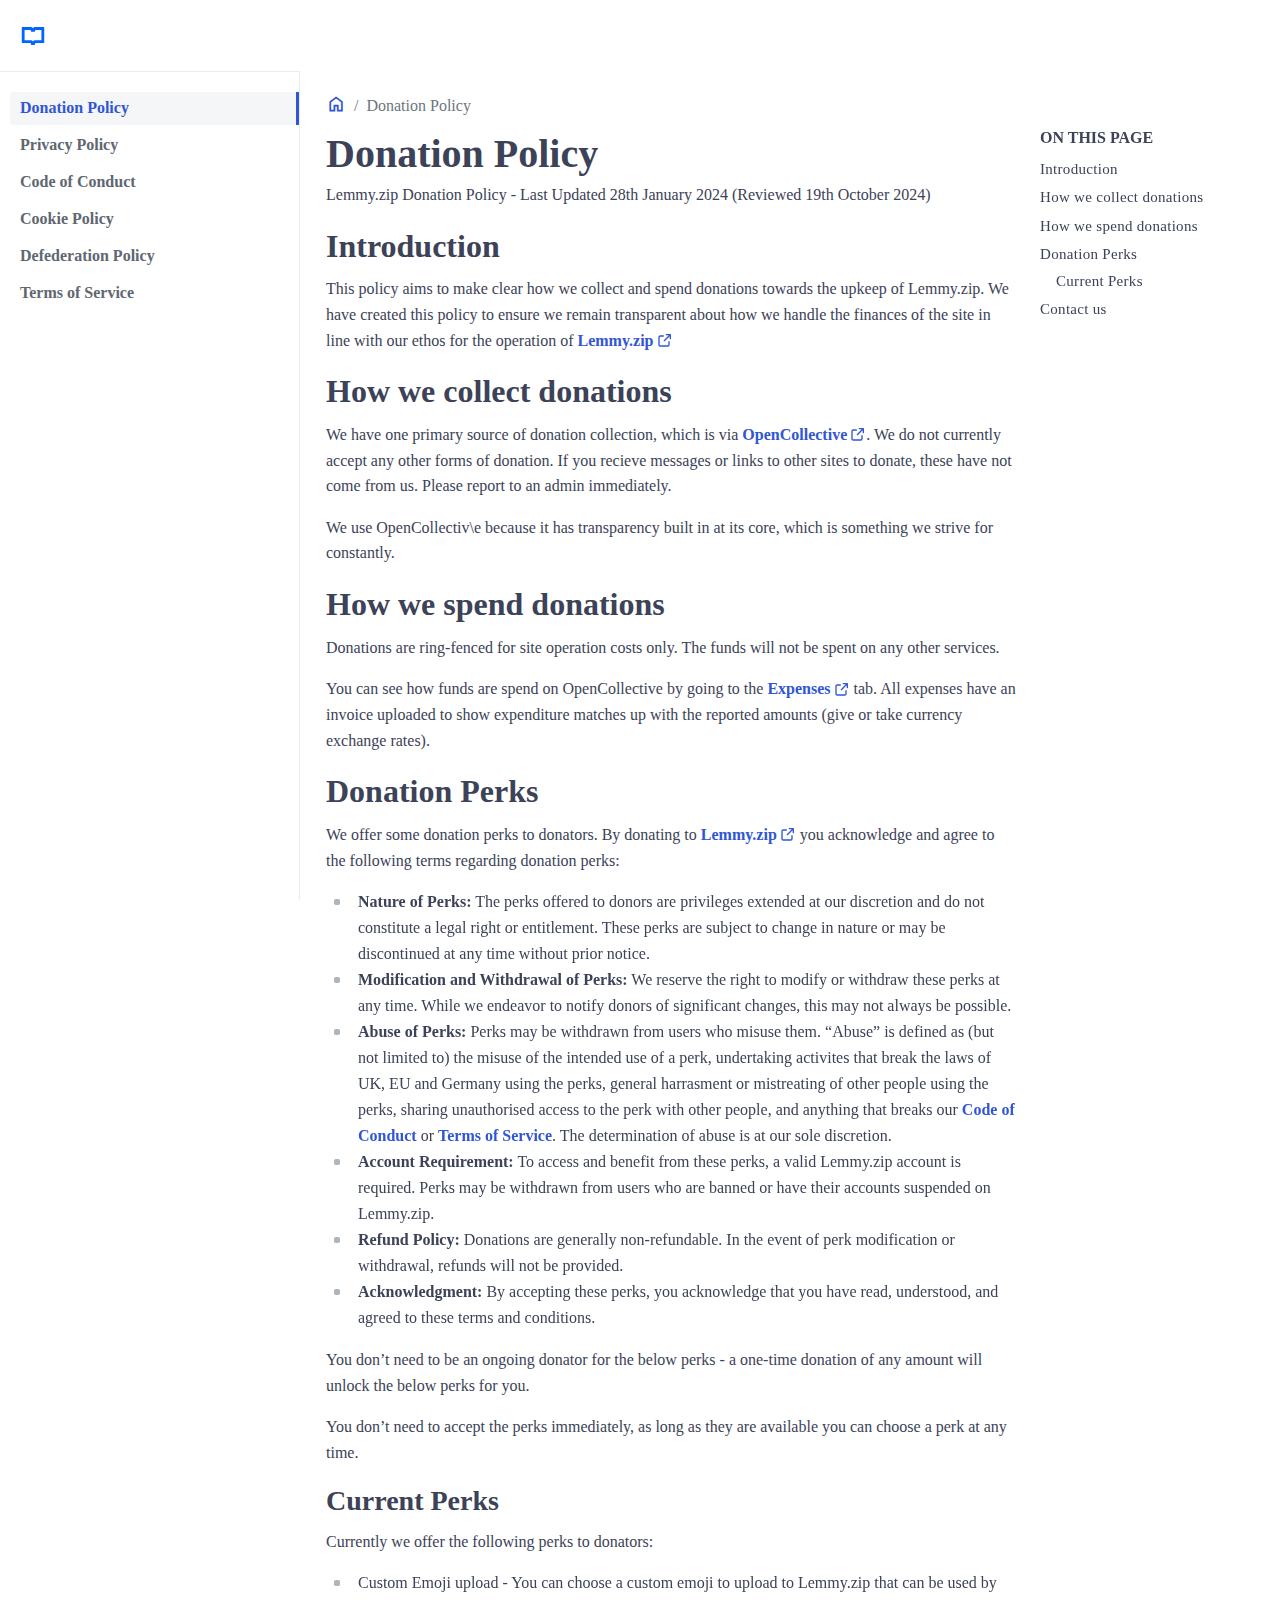
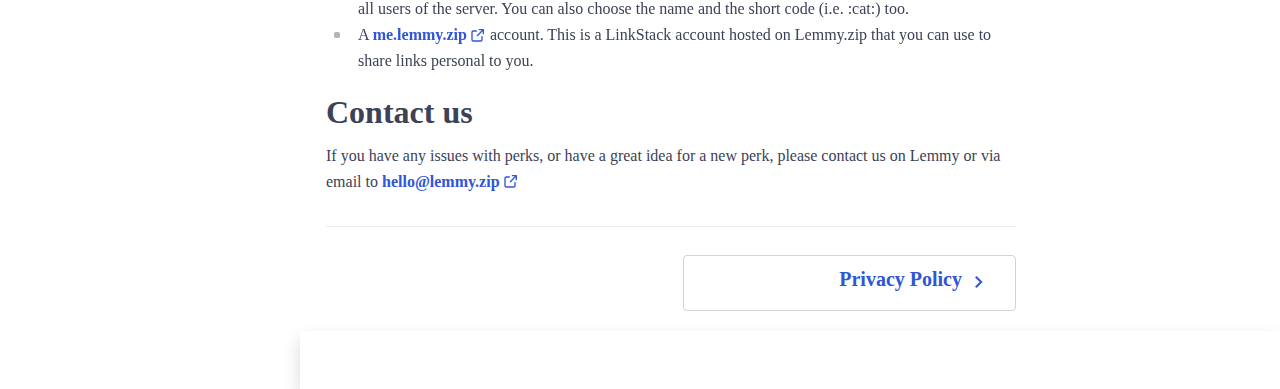
<file: docs/donations/index.html>
<!DOCTYPE html>





    

    

    

    

<html lang="en-us"><head>
    <meta charset="utf-8" />
    <title>Donation Policy | Lemmy.zip Legal</title>
    <meta name="viewport" content="width=device-width, initial-scale=1.0">
    <meta name="description" content="How we handle and spend donations">
    <meta name="keywords" content="Documentation, Hugo, Hugo Theme, Bootstrap" />
    <meta name="author" content="Colin Wilson - Lotus Labs" />
    <meta name="email" content="support@aigis.uk" />
    <meta name="website" content="https://lotusdocs.dev" />
    <meta name="Version" content="v0.1.0" />
    
    <link rel="icon" href="https://legal.lemmy.zip/favicon.ico" sizes="any">
<link rel="icon" type="image/svg+xml" href="https://legal.lemmy.zip/favicon.svg">
<link rel="apple-touch-icon" sizes="180x180" href="https://legal.lemmy.zip/apple-touch-icon.png">
<link rel="icon" type="image/png" sizes="32x32" href="https://legal.lemmy.zip/favicon-32x32.png">
<link rel="icon" type="image/png" sizes="16x16" href="https://legal.lemmy.zip/favicon-16x16.png">
<link rel="manifest" crossorigin="use-credentials" href="https://legal.lemmy.zip/site.webmanifest">
<meta property="og:title" content="Donation Policy" />
<meta property="og:description" content="How we handle and spend donations" />
<meta property="og:type" content="article" />
<meta property="og:url" content="https://legal.lemmy.zip/docs/donations/" /><meta property="og:image" content="https://legal.lemmy.zip/opengraph/card-base-2_hu06b1a92291a380a0d2e0ec03dab66b2f_17642_filter_13700655399568088147.png"/><meta property="article:section" content="docs" />
<meta property="article:published_time" content="2024-01-28T16:56:25+00:00" />
<meta property="article:modified_time" content="2024-01-28T16:56:25+00:00" />
<meta name="twitter:card" content="summary_large_image"/>
<meta name="twitter:image" content="https://legal.lemmy.zip/opengraph/card-base-2_hu06b1a92291a380a0d2e0ec03dab66b2f_17642_filter_13700655399568088147.png"/>
<meta name="twitter:title" content="Donation Policy"/>
<meta name="twitter:description" content="How we handle and spend donations"/>

    
    <script>(()=>{var t=window.matchMedia&&window.matchMedia("(prefers-color-scheme: dark)").matches,e=localStorage.getItem("theme");t&&e===null&&(localStorage.setItem("theme","dark"),document.documentElement.setAttribute("data-dark-mode","")),t&&e==="dark"&&document.documentElement.setAttribute("data-dark-mode",""),e==="dark"&&document.documentElement.setAttribute("data-dark-mode","")})()</script>
    
    
            
                
                <script type="text/javascript" src="https://legal.lemmy.zip/docs/js/flexsearch.bundle.min.70b92c4c5202c26b45d7aa43e130e8440032cac751b9b9206ddba2052699286ac95beb01bb7f975514cc694a019a03c8.js" integrity="sha384-cLksTFICwmtF16pD4TDoRAAyysdRubkgbduiBSaZKGrJW&#43;sBu3&#43;XVRTMaUoBmgPI" crossorigin="anonymous"></script>
                
        
    
    

    <link rel="stylesheet" href="/docs/scss/style.min.5794fff59294d6a2cf8ca2b6e8faf30eb4e2025d55be97dec3f016dc5f8ef873d183f11c8adf2eb6828b6de78f8d9a9e.css" integrity="sha384-V5T/9ZKU1qLPjKK26PrzDrTiAl1Vvpfew/AW3F&#43;O&#43;HPRg/Ecit8utoKLbeePjZqe"crossorigin="anonymous">
    
    
    
    </head>
<body>
        <div class="content">
            <div class="page-wrapper toggled">
<nav id="sidebar" class="sidebar-wrapper">
    <div class="sidebar-brand">
        <a href='/' aria-label="HomePage" alt="HomePage">
            
                <?xml version="1.0" encoding="UTF-8"?><svg id="Layer_1" xmlns="http://www.w3.org/2000/svg" viewBox="0 0 250 250"><path d="m143,39.5c-18,0-18,18-18,18,0,0,0-18-18-18H22c-2.76,0-5,2.24-5,5v143c0,2.76,2.24,5,5,5h76c7.2,0,8.64,11.52,8.93,16.13.07,1.05.95,1.87,2,1.87h32.14c1.06,0,1.94-.82,2-1.87.29-4.61,1.73-16.13,8.93-16.13h76c2.76,0,5-2.24,5-5V44.5c0-2.76-2.24-5-5-5h-85Zm63,123.5c0,1.38-1.12,2.5-2.5,2.5h-60.5c-18,0-18,18-18,18,0,0,0-18-18-18h-60.5c-1.38,0-2.5-1.12-2.5-2.5v-94c0-1.38,1.12-2.5,2.5-2.5h51.5c7.2,0,8.64,11.52,8.93,16.13.07,1.05.95,1.87,2,1.87h32.14c1.06,0,1.94-.82,2-1.87.29-4.61,1.73-16.13,8.93-16.13h51.5c1.38,0,2.5,1.12,2.5,2.5v94Z" style="fill:#06f;"/></svg>
            
        </a>
    </div>
    <div class="sidebar-content" style="height: calc(100% - 131px);">
        <ul class="sidebar-menu">
            
                
                
                    
                        
                        <li class="current">
                            <a class="sidebar-root-link" href="https://legal.lemmy.zip/docs/donations/">
                                
                                Donation Policy
                            </a>
                        </li>
                    
                
                    
                        
                        <li class="">
                            <a class="sidebar-root-link" href="https://legal.lemmy.zip/docs/privacy_policy/">
                                
                                Privacy Policy
                            </a>
                        </li>
                    
                
                    
                        
                        <li class="">
                            <a class="sidebar-root-link" href="https://legal.lemmy.zip/docs/code_of_conduct/">
                                
                                Code of Conduct
                            </a>
                        </li>
                    
                
                    
                        
                        <li class="">
                            <a class="sidebar-root-link" href="https://legal.lemmy.zip/docs/cookie_policy/">
                                
                                Cookie Policy
                            </a>
                        </li>
                    
                
                    
                        
                        <li class="">
                            <a class="sidebar-root-link" href="https://legal.lemmy.zip/docs/defederation_policy/">
                                
                                Defederation Policy
                            </a>
                        </li>
                    
                
                    
                        
                        <li class="">
                            <a class="sidebar-root-link" href="https://legal.lemmy.zip/docs/terms_of_service/">
                                
                                Terms of Service
                            </a>
                        </li>
                    
                
            
        </ul>
        
    </div>
    
        <ul class="sidebar-footer list-unstyled mb-0">
            
        </ul>
    
</nav>

                    <main class="page-content bg-transparent">
                            <div class="container-fluid">
                                <div class="layout-spacing">
                                    
                                        <div class="d-md-flex justify-content-between align-items-center"><nav aria-label="breadcrumb" class="d-inline-block pb-2 mt-1 mt-sm-0">
    <ul id="breadcrumbs" class="breadcrumb bg-transparent mb-0" itemscope itemtype="https://schema.org/BreadcrumbList">
        
            
                <li class="breadcrumb-item text-capitalize active" aria-current="page" itemprop="itemListElement" itemscope itemtype="https://schema.org/ListItem">
                    <a itemprop="item" href="/docs/">
                        <i class="material-icons size-20 align-text-bottom" itemprop="name">Home</i>
                    </a>
                    <meta itemprop="position" content='1' />
                </li>
            
        
            <li class="breadcrumb-item text-capitalize active" itemprop="itemListElement" itemscope itemtype="https://schema.org/ListItem">
                <span itemprop="name">Donation Policy</span>
                <meta itemprop="position" content='2' />
            </li>
        
    </ul>
</nav></div>
                                    
                                    <div class="row flex-xl-nowrap">
                                        
                                        <div class="docs-toc col-xl-3    d-xl-block"><toc>
    <div class="fw-bold text-uppercase mb-2">On this page</div>
    <nav id="TableOfContents">
  <ul>
    <li><a href="#introduction">Introduction</a></li>
    <li><a href="#how-we-collect-donations">How we collect donations</a></li>
    <li><a href="#how-we-spend-donations">How we spend donations</a></li>
    <li><a href="#donation-perks">Donation Perks</a>
      <ul>
        <li><a href="#current-perks">Current Perks</a></li>
      </ul>
    </li>
    <li><a href="#contact-us">Contact us</a></li>
  </ul>
</nav>
    </toc></div>
                                        
                                        
                                        <div class="docs-toc-mobile    d-print-none d-xl-none">
                                            <button id="toc-dropdown-btn" class="btn-secondary dropdown-toggle" type="button" data-bs-toggle="dropdown" data-bs-offset="0,0" aria-expanded="false">
                                                Table of Contents
                                            </button>
<nav id="toc-mobile">
  <ul class="dropdown-menu">
    <li><a href="#introduction">Introduction</a></li>
    <li><a href="#how-we-collect-donations">How we collect donations</a></li>
    <li><a href="#how-we-spend-donations">How we spend donations</a></li>
    <li><a href="#donation-perks">Donation Perks</a>
      <ul>
        <li><a href="#current-perks">Current Perks</a></li>
      </ul>
    </li>
    <li><a href="#contact-us">Contact us</a></li>
  </ul>
</nav></div>
                                        <div class="docs-content col-12 col-xl-9 mt-0">
                                            <div class="mb-0 d-flex">
                                                
                                                <h1 class="content-title mb-0">
                                                    Donation Policy
                                                    
                                                </h1>
                                            </div>
                                            
                                            <div id="content" class="main-content" >
                                                
    
    <div data-prismjs-copy="" data-prismjs-copy-success="" data-prismjs-copy-error="">
        <p>Lemmy.zip Donation Policy - Last Updated 28th January 2024 (Reviewed 19th October 2024)</p>
<h2 id="introduction">Introduction <a href="#introduction" class="anchor" aria-hidden="true"><i class="material-icons align-middle">link</i></a></h2><p>This policy aims to make clear how we collect and spend donations towards the upkeep of Lemmy.zip. We have created this policy to ensure we remain transparent about how we handle the finances of the site in line with our ethos for the operation of <a href="https://lemmy.zip" rel="external" target="_blank">Lemmy.zip<svg width="16" height="16" viewBox="0 0 24 24" xmlns="http://www.w3.org/2000/svg"><path fill="currentColor" d="M14 5c-.552 0-1-.448-1-1s.448-1 1-1h6c.552 0 1 .448 1 1v6c0 .552-.448 1-1 1s-1-.448-1-1v-3.586l-7.293 7.293c-.391.39-1.024.39-1.414 0-.391-.391-.391-1.024 0-1.414l7.293-7.293h-3.586zm-9 2c-.552 0-1 .448-1 1v11c0 .552.448 1 1 1h11c.552 0 1-.448 1-1v-4.563c0-.552.448-1 1-1s1 .448 1 1v4.563c0 1.657-1.343 3-3 3h-11c-1.657 0-3-1.343-3-3v-11c0-1.657 1.343-3 3-3h4.563c.552 0 1 .448 1 1s-.448 1-1 1h-4.563z"/></svg></a></p>
<h2 id="how-we-collect-donations">How we collect donations <a href="#how-we-collect-donations" class="anchor" aria-hidden="true"><i class="material-icons align-middle">link</i></a></h2><p>We have one primary source of donation collection, which is via <a href="https://opencollective.com/lemmyzip" rel="external" target="_blank">OpenCollective<svg width="16" height="16" viewBox="0 0 24 24" xmlns="http://www.w3.org/2000/svg"><path fill="currentColor" d="M14 5c-.552 0-1-.448-1-1s.448-1 1-1h6c.552 0 1 .448 1 1v6c0 .552-.448 1-1 1s-1-.448-1-1v-3.586l-7.293 7.293c-.391.39-1.024.39-1.414 0-.391-.391-.391-1.024 0-1.414l7.293-7.293h-3.586zm-9 2c-.552 0-1 .448-1 1v11c0 .552.448 1 1 1h11c.552 0 1-.448 1-1v-4.563c0-.552.448-1 1-1s1 .448 1 1v4.563c0 1.657-1.343 3-3 3h-11c-1.657 0-3-1.343-3-3v-11c0-1.657 1.343-3 3-3h4.563c.552 0 1 .448 1 1s-.448 1-1 1h-4.563z"/></svg></a>. We do not currently accept any other forms of donation. If you recieve messages or links to other sites to donate, these have not come from us. Please report to an admin immediately.</p>
<p>We use OpenCollectiv\e because it has transparency built in at its core, which is something we strive for constantly.</p>
<h2 id="how-we-spend-donations">How we spend donations <a href="#how-we-spend-donations" class="anchor" aria-hidden="true"><i class="material-icons align-middle">link</i></a></h2><p>Donations are ring-fenced for site operation costs only. The funds will not be spent on any other services.</p>
<p>You can see how funds are spend on OpenCollective by going to the <a href="https://opencollective.com/lemmyzip/expenses" rel="external" target="_blank">Expenses<svg width="16" height="16" viewBox="0 0 24 24" xmlns="http://www.w3.org/2000/svg"><path fill="currentColor" d="M14 5c-.552 0-1-.448-1-1s.448-1 1-1h6c.552 0 1 .448 1 1v6c0 .552-.448 1-1 1s-1-.448-1-1v-3.586l-7.293 7.293c-.391.39-1.024.39-1.414 0-.391-.391-.391-1.024 0-1.414l7.293-7.293h-3.586zm-9 2c-.552 0-1 .448-1 1v11c0 .552.448 1 1 1h11c.552 0 1-.448 1-1v-4.563c0-.552.448-1 1-1s1 .448 1 1v4.563c0 1.657-1.343 3-3 3h-11c-1.657 0-3-1.343-3-3v-11c0-1.657 1.343-3 3-3h4.563c.552 0 1 .448 1 1s-.448 1-1 1h-4.563z"/></svg></a> tab. All expenses have an invoice uploaded to show expenditure matches up with the reported amounts (give or take currency exchange rates).</p>
<h2 id="donation-perks">Donation Perks <a href="#donation-perks" class="anchor" aria-hidden="true"><i class="material-icons align-middle">link</i></a></h2><p>We offer some donation perks to donators. By donating to <a href="https://lemmy.zip" rel="external" target="_blank">Lemmy.zip<svg width="16" height="16" viewBox="0 0 24 24" xmlns="http://www.w3.org/2000/svg"><path fill="currentColor" d="M14 5c-.552 0-1-.448-1-1s.448-1 1-1h6c.552 0 1 .448 1 1v6c0 .552-.448 1-1 1s-1-.448-1-1v-3.586l-7.293 7.293c-.391.39-1.024.39-1.414 0-.391-.391-.391-1.024 0-1.414l7.293-7.293h-3.586zm-9 2c-.552 0-1 .448-1 1v11c0 .552.448 1 1 1h11c.552 0 1-.448 1-1v-4.563c0-.552.448-1 1-1s1 .448 1 1v4.563c0 1.657-1.343 3-3 3h-11c-1.657 0-3-1.343-3-3v-11c0-1.657 1.343-3 3-3h4.563c.552 0 1 .448 1 1s-.448 1-1 1h-4.563z"/></svg></a> you acknowledge and agree to the following terms regarding donation perks:</p>
<ul>
<li><strong>Nature of Perks:</strong> The perks offered to donors are privileges extended at our discretion and do not constitute a legal right or entitlement. These perks are subject to change in nature or may be discontinued at any time without prior notice.</li>
<li><strong>Modification and Withdrawal of Perks:</strong> We reserve the right to modify or withdraw these perks at any time. While we endeavor to notify donors of significant changes, this may not always be possible.</li>
<li><strong>Abuse of Perks:</strong> Perks may be withdrawn from users who misuse them. &ldquo;Abuse&rdquo; is defined as (but not limited to) the misuse of the intended use of a perk, undertaking activites that break the laws of UK, EU and Germany using the perks, general harrasment or mistreating of other people using the perks, sharing unauthorised access to the perk with other people, and anything that breaks our <a href="/docs/code_of_conduct/">Code of Conduct</a> or <a href="/docs/terms_of_service/">Terms of Service</a>. The determination of abuse is at our sole discretion.</li>
<li><strong>Account Requirement:</strong> To access and benefit from these perks, a valid Lemmy.zip account is required. Perks may be withdrawn from users who are banned or have their accounts suspended on Lemmy.zip.</li>
<li><strong>Refund Policy:</strong> Donations are generally non-refundable. In the event of perk modification or withdrawal, refunds will not be provided.</li>
<li><strong>Acknowledgment:</strong> By accepting these perks, you acknowledge that you have read, understood, and agreed to these terms and conditions.</li>
</ul>
<p>You don&rsquo;t need to be an ongoing donator for the below perks - a one-time donation of any amount will unlock the below perks for you.</p>
<p>You don&rsquo;t need to accept the perks immediately, as long as they are available you can choose a perk at any time.</p>
<h3 id="current-perks">Current Perks <a href="#current-perks" class="anchor" aria-hidden="true"><i class="material-icons align-middle">link</i></a></h3><p>Currently we offer the following perks to donators:</p>
<ul>
<li>Custom Emoji upload - You can choose a custom emoji to upload to Lemmy.zip that can be used by all users of the server. You can also choose the name and the short code (i.e. :cat:) too.</li>
<li>A <a href="https://me.lemmy.zip" rel="external" target="_blank">me.lemmy.zip<svg width="16" height="16" viewBox="0 0 24 24" xmlns="http://www.w3.org/2000/svg"><path fill="currentColor" d="M14 5c-.552 0-1-.448-1-1s.448-1 1-1h6c.552 0 1 .448 1 1v6c0 .552-.448 1-1 1s-1-.448-1-1v-3.586l-7.293 7.293c-.391.39-1.024.39-1.414 0-.391-.391-.391-1.024 0-1.414l7.293-7.293h-3.586zm-9 2c-.552 0-1 .448-1 1v11c0 .552.448 1 1 1h11c.552 0 1-.448 1-1v-4.563c0-.552.448-1 1-1s1 .448 1 1v4.563c0 1.657-1.343 3-3 3h-11c-1.657 0-3-1.343-3-3v-11c0-1.657 1.343-3 3-3h4.563c.552 0 1 .448 1 1s-.448 1-1 1h-4.563z"/></svg></a> account. This is a LinkStack account hosted on Lemmy.zip that you can use to share links personal to you.</li>
</ul>
<h2 id="contact-us">Contact us <a href="#contact-us" class="anchor" aria-hidden="true"><i class="material-icons align-middle">link</i></a></h2><p>If you have any issues with perks, or have a great idea for a new perk, please contact us on Lemmy or via email to <a href="mailto:hello@lemmy.zip" rel="external" target="_blank">hello@lemmy.zip<svg width="16" height="16" viewBox="0 0 24 24" xmlns="http://www.w3.org/2000/svg"><path fill="currentColor" d="M14 5c-.552 0-1-.448-1-1s.448-1 1-1h6c.552 0 1 .448 1 1v6c0 .552-.448 1-1 1s-1-.448-1-1v-3.586l-7.293 7.293c-.391.39-1.024.39-1.414 0-.391-.391-.391-1.024 0-1.414l7.293-7.293h-3.586zm-9 2c-.552 0-1 .448-1 1v11c0 .552.448 1 1 1h11c.552 0 1-.448 1-1v-4.563c0-.552.448-1 1-1s1 .448 1 1v4.563c0 1.657-1.343 3-3 3h-11c-1.657 0-3-1.343-3-3v-11c0-1.657 1.343-3 3-3h4.563c.552 0 1 .448 1 1s-.448 1-1 1h-4.563z"/></svg></a></p>

    </div>

    

    
                                            </div>
                                            <div><hr class="doc-hr">
<div id="doc-nav" class="d-print-none">

	<div class="row flex-xl-nowrap flex-row-reverse">
	<div class="col-sm-6 pt-2 doc-prev">
		<a class="ms-auto" href="/docs/privacy_policy/">
			<div class="card h-100 my-1 text-end">
				<div class="card-body py-2">
                    <p class="card-title fs-5 fw-semibold lh-base mb-0">Privacy Policy <i class="material-icons align-middle">navigate_next</i></p>
					
				</div>
			</div>
		</a>
        </div>
	</div>
</div></div>
                                        </div>
                                    </div>
                                </div>
                            </div>
<footer class="shadow py-3 d-print-none">
    <div class="container-fluid">
        <div class="row align-items-center">
            <div class="col">
                <div class="text-sm-start text-center mx-md-2">
                    <p class="mb-0">
                        
                        
                    </p>
                </div>
            </div>
        </div>
    </div>
</footer>
</main>
            </div>
        </div>

        
        
        <button onclick="topFunction()" id="back-to-top" aria-label="Back to Top Button" class="back-to-top fs-5"><svg width="24" height="24"><path d="M12,10.224l-6.3,6.3L4.32,15.152,12,7.472l7.68,7.68L18.3,16.528Z" style="fill:#fff"/></svg></button>
        
        

        
        
            <script>(()=>{var e=document.getElementById("mode");e!==null&&(window.matchMedia("(prefers-color-scheme: dark)").addEventListener("change",e=>{e.matches?(localStorage.setItem("theme","dark"),document.documentElement.setAttribute("data-dark-mode","")):(localStorage.setItem("theme","light"),document.documentElement.removeAttribute("data-dark-mode"))}),e.addEventListener("click",()=>{document.documentElement.toggleAttribute("data-dark-mode"),localStorage.setItem("theme",document.documentElement.hasAttribute("data-dark-mode")?"dark":"light")}),localStorage.getItem("theme")==="dark"?document.documentElement.setAttribute("data-dark-mode",""):document.documentElement.removeAttribute("data-dark-mode"))})()</script>
        




    
    
    






    

    <script src="/docs/js/bootstrap.9f291ab8e399b604626feee9ae547877d87146cb0eb4f9e8245d8eae03b09401dc07c12305e01e1373dcdc86e4ddce26.js" integrity="sha384-nykauOOZtgRib&#43;7prlR4d9hxRssOtPnoJF2OrgOwlAHcB8EjBeAeE3Pc3Ibk3c4m"defer></script>


    <script type="text/javascript" src="https://legal.lemmy.zip/docs/js/bundle.min.3cecf7b7f3f7f4ba5cfc78e8cb247920a1223bb8e8ab36df80aad689b9f1e4b36770bbf93c07c32905f3b1b902d79e67.js" integrity="sha384-POz3t/P39Lpc/HjoyyR5IKEiO7joqzbfgKrWibnx5LNncLv5PAfDKQXzsbkC155n" crossorigin="anonymous" defer></script>

        

        
        <script type="module">
    var suggestions = document.getElementById('suggestions');
    var search = document.getElementById('flexsearch');

    const flexsearchContainer = document.getElementById('FlexSearchCollapse');

    const hideFlexsearchBtn = document.getElementById('hideFlexsearch');

    const configObject = { toggle: false }
    const flexsearchContainerCollapse = new Collapse(flexsearchContainer, configObject) 

    if (search !== null) {
        document.addEventListener('keydown', inputFocus);
        flexsearchContainer.addEventListener('shown.bs.collapse', function () {
            search.focus();
        });
        
        var topHeader = document.getElementById("top-header");
        document.addEventListener('click', function(elem) {
            if (!flexsearchContainer.contains(elem.target) && !topHeader.contains(elem.target))
                flexsearchContainerCollapse.hide();
        });
    }

    hideFlexsearchBtn.addEventListener('click', () =>{
        flexsearchContainerCollapse.hide()
    })

    function inputFocus(e) {
        if (e.ctrlKey && e.key === '/') {
            e.preventDefault();
            flexsearchContainerCollapse.toggle();
        }
        if (e.key === 'Escape' ) {
            search.blur();
            
            flexsearchContainerCollapse.hide();
        }
    };

    document.addEventListener('click', function(event) {

    var isClickInsideElement = suggestions.contains(event.target);

    if (!isClickInsideElement) {
        suggestions.classList.add('d-none');
    }

    });

    


    document.addEventListener('keydown',suggestionFocus);

    function suggestionFocus(e) {
    const suggestionsHidden = suggestions.classList.contains('d-none');
    if (suggestionsHidden) return;

    const focusableSuggestions= [...suggestions.querySelectorAll('a')];
    if (focusableSuggestions.length === 0) return;

    const index = focusableSuggestions.indexOf(document.activeElement);

    if (e.key === "ArrowUp") {
        e.preventDefault();
        const nextIndex = index > 0 ? index - 1 : 0;
        focusableSuggestions[nextIndex].focus();
    }
    else if (e.key === "ArrowDown") {
        e.preventDefault();
        const nextIndex= index + 1 < focusableSuggestions.length ? index + 1 : index;
        focusableSuggestions[nextIndex].focus();
    }

    }

    


    (function(){

    var index = new FlexSearch.Document({
        
        tokenize: "forward",
        minlength:  0 ,
        cache:  100 ,
        optimize:  true ,
        document: {
        id: 'id',
        store: [
            "href", "title", "description"
        ],
        index: ["title", "description", "content"]
        }
    });


    


    
    
    
    
    
    
    
    
    
    
    
    
    
    
    
    
    
    
    
    
    
    
    
    
    
    
    
    
    
    
    
    
    
    
    
    
    
    
    
    
    
    
    
    
    
    
    
    
    
    
    


    

    

    index.add(
            {
                id:  0 ,
                href: "\/docs\/donations\/",
                title: "Donation Policy",
                description: "How we handle and spend donations",
                content: "Lemmy.zip Donation Policy - Last Updated 28th January 2024 (Reviewed 19th October 2024)\nIntroduction linkThis policy aims to make clear how we collect and spend donations towards the upkeep of Lemmy.zip. We have created this policy to ensure we remain transparent about how we handle the finances of the site in line with our ethos for the operation of Lemmy.zip\nHow we collect donations linkWe have one primary source of donation collection, which is via OpenCollective. We do not currently accept any other forms of donation. If you recieve messages or links to other sites to donate, these have not come from us. Please report to an admin immediately.\nWe use OpenCollectiv\\e because it has transparency built in at its core, which is something we strive for constantly.\nHow we spend donations linkDonations are ring-fenced for site operation costs only. The funds will not be spent on any other services.\nYou can see how funds are spend on OpenCollective by going to the Expenses tab. All expenses have an invoice uploaded to show expenditure matches up with the reported amounts (give or take currency exchange rates).\nDonation Perks linkWe offer some donation perks to donators. By donating to Lemmy.zip you acknowledge and agree to the following terms regarding donation perks:\nNature of Perks: The perks offered to donors are privileges extended at our discretion and do not constitute a legal right or entitlement. These perks are subject to change in nature or may be discontinued at any time without prior notice. Modification and Withdrawal of Perks: We reserve the right to modify or withdraw these perks at any time. While we endeavor to notify donors of significant changes, this may not always be possible. Abuse of Perks: Perks may be withdrawn from users who misuse them. “Abuse” is defined as (but not limited to) the misuse of the intended use of a perk, undertaking activites that break the laws of UK, EU and Germany using the perks, general harrasment or mistreating of other people using the perks, sharing unauthorised access to the perk with other people, and anything that breaks our Code of Conduct or Terms of Service. The determination of abuse is at our sole discretion. Account Requirement: To access and benefit from these perks, a valid Lemmy.zip account is required. Perks may be withdrawn from users who are banned or have their accounts suspended on Lemmy.zip. Refund Policy: Donations are generally non-refundable. In the event of perk modification or withdrawal, refunds will not be provided. Acknowledgment: By accepting these perks, you acknowledge that you have read, understood, and agreed to these terms and conditions. You don’t need to be an ongoing donator for the below perks - a one-time donation of any amount will unlock the below perks for you.\nYou don’t need to accept the perks immediately, as long as they are available you can choose a perk at any time.\nCurrent Perks linkCurrently we offer the following perks to donators:\nCustom Emoji upload - You can choose a custom emoji to upload to Lemmy.zip that can be used by all users of the server. You can also choose the name and the short code (i.e. :cat:) too. A me.lemmy.zip account. This is a LinkStack account hosted on Lemmy.zip that you can use to share links personal to you. Contact us linkIf you have any issues with perks, or have a great idea for a new perk, please contact us on Lemmy or via email to hello@lemmy.zip\n"
            }
        );
    index.add(
            {
                id:  1 ,
                href: "\/docs\/privacy_policy\/",
                title: "Privacy Policy",
                description: "How we handle your data and keep it safe.",
                content: "Lemmy.zip Privacy Policy - Last Updated 4th November 2023 (Reviewed 19th October 2024)\nIntroduction linkWelcome to Lemmy.zip (“we,” “our,” or “us”). All user data is held in Germany, therefore we are committed to protecting your privacy and handling your personal data in accordance with the General Data Protection Regulation (GDPR). This Privacy Policy explains how we collect, use, and protect your personal data when you use our social media website.\nTopics:\nInformation we collect Legal basis processing Use of personal data How do we store your data? What are your data protection rights? Age restrictions Privacy policies of other websites Retention Policy Changes to our privacy policy How to contact us 1. Information We Collect linkWe collect the following personal data for the purpose of providing access to our website:\nEmail Address: We collect your email address to verify your account’s legitimacy and for login purposes. We may also use it for communication with you. IP Address: We collect your IP address for security and monitoring purposes. Personal information is defined as information relating to natural persons who:\ncan be identified or who are identifiable, directly from the information in question; or who can be indirectly identified from that information in combination with other information. Information automatically collected linkSome information — such as your Internet Protocol (IP) address and/or browser and device characteristics — is collected automatically when you visit the website.\nWe automatically collect certain information when you visit, use, or navigate the website. This information does not reveal your specific identity (like your name or contact information) but may include device and usage information, such as your IP address, browser and device characteristics, operating system, language preferences, referring URLs, device name, country, location, information about how and when you use Lemmy.zip, and other technical information. This information is primarily needed to maintain the security and operation of Lemmy.zip.\nThe information we automatically collect includes:\n-Log and Usage Data. Log and usage data is service-related, diagnostic, usage, and performance information our servers automatically collect when you access or use our Services and which we record in log files. Depending on how you interact with us, this log data may include your IP address, device information, browser type, and settings and information about your activity in the Services (such as the date/time stamps associated with your usage, pages and files viewed, searches, and other actions you take such as which features you use), device event information (such as system activity, error reports (sometimes called “crash dumps”), and hardware settings).\nSensitive Information linkWe do not process any sensitive information.\nAll personal information that you provide to us must be true, complete, and accurate, and you must notify us of any changes to such personal information.\nYou can view our cookie policy HERE\n2. Legal Basis for Processing linkThe General Data Protection Regulation (GDPR) requires us to explain the valid legal basis we rely on in order to process your personal information. As such, we may rely on the following to process your personal information:\nConsent. We may process your information if you have given us permission (consent) to use your personal information for a specific purpose. You can withdraw your consent at any time. Legal Obligations. We may process your information where we believe it is necessary for compliance with our legal obligations, such as to cooperate with a law enforcement body or regulatory agency, exercise or defend our legal rights, or disclose your information as evidence in litigation in which we are involved. Vital Interests. We may process your information where we believe it is necessary to protect your vital interests or the vital interests of a third party, such as situations involving potential threats to the safety of any person. For users located in Canada:\nWe may process your information if you have given us specific permission (i.e., express consent) to use your personal information for a specific purpose, or in situations where your permission can be inferred (i.e., implied consent). You can withdraw your consent at any time.\nIn some exceptional cases, we may be legally permitted under applicable law to process your information without your consent, including, for example:\nIf collection is clearly in the interests of an individual and consent cannot be obtained in a timely way For investigations and fraud detection and prevention For business transactions provided certain conditions are met If it is contained in a witness statement and the collection is necessary to assess, process, or settle an insurance claim For identifying injured, ill, or deceased persons and communicating with next of kin If we have reasonable grounds to believe an individual has been, is, or may be victim of financial abuse If it is reasonable to expect collection and use with consent would compromise the availability or the accuracy of the information and the collection is reasonable for purposes related to investigating a breach of an agreement or a contravention of the laws of Canada or a province If disclosure is required to comply with a subpoena, warrant, court order, or rules of the court relating to the production of records If it was produced by an individual in the course of their employment, business, or profession and the collection is consistent with the purposes for which the information was produced If the collection is solely for journalistic, artistic, or literary purposes If the information is publicly available and is specified by the regulations 3. Use of personal data linkYou directly provide Lemmy.zip with all of the data we collect. We collect data and process data when you:\nRegister online Voluntarily post a message, create a community or interact with a community on our website or via email. Use or view our website via your browser’s cookies. We use your email address for the following purposes:\nAccount Verification: To verify the legitimacy of your account. Login: To facilitate your login to our website. Communication: To contact you regarding your account or related matters. We do not share your personal data with third parties. However, please note that any content you post on our website is publicly available. Lemmy.zip will share data with other instances as part of the federation process. While this data we share is not intended to be personal identifying information, anything you post on this instance will be federated across the network and may be stored by other servers, so please be careful not to share any personal information that you do not wish to become shared through federation.\nLemmy.zip may also receive your data indirectly from other Lemmy instances. While the data we collect is not intended to be personal identifying information, anything you post on a federated instance will be stored on Lemmy.zips server(s) in line with our data retention policy.\nHarm to Life linkWe may also process a user’s data where we believe there is harm to life. This could include alerting local or foreign emergency services and law enforcement agencies.\n4. How do we store your data? linkWe take the security of your data seriously and have implemented various measures to safeguard your information. Some common security practices we employ include:\nPassword Encryption: Your passwords are securely hashed and encrypted using industry-standard methods. This ensures that even in the event of a breach, your password remains confidential. Secure Data Storage: Our databases are hosted on secure servers with restricted access. They are protected by advanced firewall and intrusion detection systems to prevent unauthorized access. Regular Security Audits: We conduct regular security audits and assessments to identify and mitigate potential vulnerabilities in our systems. Data Backup: We maintain regular data backups to ensure the integrity and availability of your information. Secure Socket Layer (SSL): We use SSL encryption to protect data transmitted between your device and our servers. You can verify this by checking for the padlock icon in your browser’s address bar. Please note that while we employ these security measures, no system can be completely foolproof. We continuously monitor and improve our security practices to adapt to evolving threats and ensure the highest level of protection for your data.\n5. What are your data protection rights? linkLemmy.zip would like to make sure you are fully aware of all of your data protection rights. Every user is entitled to the following:\nThe right to access – You have the right to request Lemmy.zip provides copies of your personal data. We may charge you a small fee for this service. The right to rectification – You have the right to request that Lemmy.zip correct any information you believe is inaccurate. You also have the right to request Lemmy.zip to complete the information you believe is incomplete. The right to erasure – You have the right to request that Lemmy.zip erase your personal data, under certain conditions. The right to restrict processing – You have the right to request that Lemmy.zip restrict the processing of your personal data, under certain conditions. The right to object to processing – You have the right to object to Lemmy.zip’s processing of your personal data, under certain conditions. The right to data portability – You have the right to request that Lemmy.zip transfer the data that we have collected to another organization, or directly to you, under certain conditions. If you make a request, we have one month to respond to you. If you would like to exercise any of these rights, please email us at: hello@lemmy.zip\n6. Age restriction linkUsers must be at least 13 years old to sign up for our website. By using our services, you confirm that you meet this age requirement.\n7. Privacy policies of other websites linkThe Lemmy.zip website contains links to other websites. Our privacy policy applies only to our website, so if you click on a link to another website, you should read their privacy policy.\n8. Retention Policy linkWe will only keep your personal information for as long as it is necessary for the purposes set out in this privacy notice, unless a longer retention period is required or permitted by law (such as tax, accounting, or other legal requirements). No purpose in this notice will require us keeping your personal information for longer than the period of time in which users have an account with us.\nWhen we have no ongoing legitimate business need to process your personal information, we will either delete or anonymize such information, or, if this is not possible (for example, because your personal information has been stored in backup archives), then we will securely store your personal information and isolate it from any further processing until deletion is possible.\n9. Changes to our privacy policy linkLemmy.zip keeps its privacy policy under regular review and places any updates on this web page. This privacy policy was last updated on 4th November 2023.\n10. How to contact us linkIf you have any questions about Lemmy.zip’s privacy policy, the data we hold on you, or you would like to exercise one of your data protection rights, please do not hesitate to contact us.\nEmail us at: hello@lemmy.zip\n"
            }
        );
    index.add(
            {
                id:  2 ,
                href: "\/docs\/code_of_conduct\/",
                title: "Code of Conduct",
                description: "How users are expected to behave on Lemmy.zip. Also known as a Fair Use policy.",
                content: "Lemmy.zip Code of Conduct - Last Updated 12th March 2024 (Reviewed 19th October 2024)\nIntroduction linkThe Code of Conduct applies to all users of Lemmy.zip, and aims to set out how users (Whether local users or remote users) should interact with eachother in order to create a welcoming and respectful online space. This policy also applies to users who are from other instances who interact with Lemmy.zip communities or users when on Lemmy.zip’s server(s). This policy will also be in effect on other Lemmy.zip affilliated platforms, such as Matrix.\nLemmy.zip Code of Conduct linkThe Lemmy.zip Code of Conduct can be summarised as follows:\nPlease abide by the General Code of Conduct at all times. Remember the human! (no harassment, threats, etc.) No ban evasion on Lemmy.zip or on other instances. No endorsement of hate speech No self-advertisements or spam No link-spamming Bots must be proportional No vote manipulation No content against UK law. Any NSFW post must be tagged as NSFW. Remember the Human linkAll interactions on Lemmy.zip should be assumed that the entity on the other end of the interaction is a Human. Therefore we expect that you treat them in the same way that you want to be treated on Lemmy.zip - With respect.\nNo ban evasion linkThis rule applies for both Lemmy.zip and for other Lemmy/Fediverse servers. If you are a Lemmy.zip user and your account is banned from a community (whether that be on Lemmy.zip or on another instance) then you MUST respect that ban. You MUST NOT create a new account on Lemmy.zip or on a different Lemmy/Fediverse server in order to evade the ban. This will result in your original and new account(s) being permanently banned from Lemmy.zip.\nIf you are a remote user (an account that was not created on Lemmy.zip) and you have been banned from a community on Lemmy.zip, then you MUST NOT create an account on a different Lemmy/Fediverse server in order to evade the ban. This will result in us further banning your account from all of Lemmy.zip, and reporting the matter to your home instance(s).\nYou cannot create an account on Lemmy.zip in order to evade a ban your account on a different instance has been given. This will result in use permanently banning both your Lemmy.zip account and your remote account(s) from Lemmy.zip.\nNo endorsement of hate speech linkYou have a responsibility to report hate speech, which may be classed as illegal depending on the severity of the content. Agreeing with, sharing, promoting, or encouraging hate speech will result in a warning or a ban in cases of continued rule breaking.\nNo self-advertising or spam linkAny accounts created in order to only promote a product, brand or idea may be banned at the discretion of the Admins.\nAny accounts created in order to create spam in the network will be banned.\nNo link-spamming linkYou MUST NOT create multiple posts or comments in order to spam a link. This will result in a ban.\nBots must be proportional linkWe are happy for bots to operate on Lemmy.zip, but they must be proportional to the communities they operate in, and not create spam, duplicated posts, or fake interactions. Bots who break these rules will be banned at the discretion of the Admins. The creator(s) must also be aware of the strain some bots can place on the server, any bots found to be negatively affecting the performance of the server will result in the bot AND the operator(s) account(s) being banned.\nNo vote manipulation linkThis applies to Lemmy.zip users interacting with Lemmy.zip content or other server’s content, and it also applies to users from other instances interacting with Lemmy.zip content. This can be from mass upvoting/downvoting the comments of a certain user or on a user’s own posts, or it can be a user who downvotes every post in a community or that a user makes.\nDownvoting content can be a good way to identify low-quality content but, for example, downvoting all new posts in a community would most likely violate this policy.\nBans will be issued at the discretion of the Admins.\nNo content against UK Law linkThe UK has strict laws around hate speech and illegal content posted on the internet. As someone who lives in the UK, I don’t particularly fancy being arrested over someone’s low effort racist/homophobic comment. Therefore all content MUST abide by UK law. If in doubt, check with the Admins. More information can be found HERE. You can also report hate crimes via that website, however the Admins would prefer you let them know first.\nNSFW content tagging linkYou MUST flag any and all content as NSFW. Any content not correctly tagged will be removed, and a warning will be issued. Repeat offenders will face a ban.\nIf you’re unsure if content might be NSFW, please consider if you would want your boss, coworkers, or elderly grandmother to see it. If not, it needs to be tagged NSFW.\nPlease also follow the rules of the community you are posting in, sometimes NSFW also acts as a “Content Warning” outside of the specific NSFW communities.\nSummary linkThe crux of it boils down to:\n- Remember that we are all humans - Don’t be overtly aggressive towards anyone - Try and share ideas, thoughts and criticisms in a constructive way - Tag any NSFW posts as such Any posts or comments that are in breach of these rules will be dealt with, and remediation will occur. Whether that be a warning, temporary ban, or permanent ban.\nContact us linkIf you think a post, comment or message should be removed, please use the report functionality built into Lemmy. If you are unable to report the content, you can email us via hello@lemmy.zip and we will take action.\nLemmy Dev General Code of Conduct linkThe Lemmy Devs have published a General Code of Conduct. The below is a slightly modified version and is the basis for the Lemmy.zip code of conduct - we view these as guidelines to interactions on Lemmy.zip, and we may apply these in addition to the Lemmy.zip Code of Conduct above.\nGeneral Code of Conduct: link We are committed to providing a friendly, safe and welcoming environment for all, regardless of level of experience, gender identity and expression, sexual orientation, disability, personal appearance, body size, race, ethnicity, age, religion, nationality, or other similar characteristic. Please avoid using overtly sexual aliases or other usernames that might detract from a friendly, safe and welcoming environment for all. Please be kind and courteous. There’s no need to be mean or rude. Respect that people have differences of opinion. We will exclude you from interaction if you insult, demean or harass anyone. That is not welcome behavior. We interpret the term “harassment” as including the definition in the Citizen Code of Conduct; if you have any lack of clarity about what might be included in that concept, please read their definition. In particular, we don’t tolerate behavior that excludes people in socially marginalized groups. Private harassment is also unacceptable. No matter who you are, if you feel you have been or are being harassed or made uncomfortable by a community member, please contact one of the Lemmy admin team immediately. Likewise any spamming, trolling, flaming, baiting or other attention-stealing behavior is not welcome. Moderator Code of Conduct linkIf you moderate a community on Lemmy.zip, you have some extra responsibilities you must abide by.\nCommunity Rules linkWhen you create a community, you have the ability to set rules above those posted above. Any rules you post must be in compliance with the above rules. You cannot apply a rule that contradicts the above Lemmy.zip rules. You will recieve a warning and be asked to fix the issue first, but repeat offenders or those who do not take action will be removed as moderators from the community and may face an account ban. The community may also be deleted at the discretion of an Admin.\nReports linkYou have the responsibility to act upon any reports recieved that relate to the content in the community you moderate. You must consider if the content breaches any of the above rules, and if so you must take action to remove that content, and issue warnings or bans in relation to that content.\nModerators should be aware that Admins also receive reports from users, and may take action prior to your involvement, or may override your decision. This is never personal, is rarely done, and is only done to protect the server acting on information that may result in a more severe form of punishment for the user.\nUser bans linkYou have the ability to ban a user if they break the rules in your community. You should not ban a user for their actions in another community, rather this should be reported to the relevant moderators and admins to deal with. Bans should not be used to abuse users or stifle conversations, and where Admins believe bans are being targetted at users as a form of abuse, the moderator will be removed and banned.\nHowever, the Admins will 100% stand behind moderators when they make genuine bans and deal with day to day issues.\nAutomated Tools linkLemmy.zip provides a range of automated tools for moderators to use to help support their communities (such as the RSS feed or autopost feature). These tools are provided with the expectation they will be used in a fair and transparent way. Misuse of these tools, i.e. using these tools in a way that is not intended, targetting users, or creating spam, will result in the community being removed from the moderator and a ban to the moderator’s account. If you’re not sure, ask an Admin first.\nContact us linkIf you want to discuss any aspect of being a moderator, please contact us via Lemmy or email hello@lemmy.zip.\n"
            }
        );
    index.add(
            {
                id:  3 ,
                href: "\/docs\/cookie_policy\/",
                title: "Cookie Policy",
                description: "Cookie Monster said it best: “Me want cookie!”",
                content: "Lemmy.zip Cookie Policy - Last Updated 4th November 2023 (Reviewed 19th October 2024)\nIntroduction linkThis Cookie Policy (“the Cookie Policy”) explains what cookies are and how they might be used when you visit lemmy.zip (“we,““us,” “our,” “the website,” “Lemmy.zip”). “You” means the individual accessing or using the website, or a company, or any legal entity on behalf of which such individual is accessing or using the website, as applicable.\nYou should read this policy so you can understand what type of cookies we use, or the information we collect using cookies and how that information is used. Cookies do not typically contain any information that personally identifies a user, but personal information that we store about you may be linked to the information stored in and obtained from cookies. For further information on how we use, store and keep your personal data secure, see our Privacy Policy. We do not store sensitive personal information, such as mailing addresses, account passwords, etc. in the cookies we use.\nWhat are Cookies? linkCookies are small files that are placed on your computer, mobile device or any other device by a website, containing various bits of information on your interaction with a website. We use cookies on Lemmy.zip, primarily to keep you logged into your account.\nType of Cookies We Use linkCookies can be “persistent” or “session” cookies. Persistent cookies remain on your personal computer or mobile device when you go offline, while session cookies are deleted as soon as You close your web browser. We use both session and persistent cookies for the purposes set out below:\nSession Cookies link Administered by: Us Purpose: These cookies are essential to provide you with services available through the website and to enable you to use some of its features. They help to authenticate users and prevent fraudulent use of user accounts. Without these cookies, the services that you have asked for cannot be provided, and we only use these cookies to provide you with those services. Persistent Cookies link Administered by: Us Purpose: These cookies allow us to remember choices You make when you use the website, such as remembering your login details or language preference. The purpose of these cookies is to provide you with a more personal experience and to avoid you having to re-enter your preferences every time you use the website. Your Choices Regarding Cookies linkIf you prefer to avoid the use of cookies on the website, first you must disable the use of cookies in your browser and then delete the cookies saved in your browser associated with this website. You may use this option for preventing the use of cookies at any time. If you do not accept our cookies, you may experience some inconvenience in your use of the website and some features may not function properly. If you’d like to delete cookies or instruct your web browser to delete or refuse cookies, please visit the help pages of your web browser.\nFor the Chrome web browser, please visit this page from Google: https://support.google.com/accounts/answer/32050\nFor the Microsoft Edge web browser, please visit this page from Microsoft: https://www.microsoft.com/en-us/edge/learning-center/how-to-manage-and-clear-your-cache-and-cookies\nFor the Firefox web browser, please visit this page from Mozilla: https://support.mozilla.org/en-US/kb/delete-cookies-remove-info-websites-stored\nFor the Safari web browser, please visit this page from Apple: https://support.apple.com/guide/safari/manage-cookies-and-website-data-sfri11471/mac\nFor any other web browser, please visit your web browser’s official web pages.\nContact Us linkIf you have any questions about this Cookie Policy, you can contact us by e-mail to hello@lemmy.zip\n"
            }
        );
    index.add(
            {
                id:  4 ,
                href: "\/docs\/defederation_policy\/",
                title: "Defederation Policy",
                description: "How Lemmy.zip handles defederating with other Instances",
                content: "Lemmy.zip Defederation Policy - Last Updated 4th November 2023 (Reviewed 19th October 2024)\nAdministration and Defederation Policy for Lemmy.zip linkThis policy aims to clarify principles for how administration and federation is done on Lemmy.zip. It is intended to be an overview of general guidelines, not a formal set of rules.\nInstance rules linkThis instance has a set of rules which are available in our Code of Conduct and Terms of Service. All users of this instance are expected to follow these rules in all of their activities, including:\nCommunity moderation Posting Commenting Our rules apply even when you’re posting in a community on another instance. For example, this means that you’re not allowed to post advertisement spam using your Lemmy.zip account on any other instance (even if that other instance has no rules).\nEach community hosted on Lemmy.zip is free to have additional rules in addition to our instance wide rules, but instance rules supercede any community rules and must always be enforced.\nResponsibilities linkAdmins link Ensure that there are no communities on lemmy.zip which break lemmy.zip rules Ban lemmy.zip users who break our rules on other instances Ban users who consistently break rules across multiple communities Purge illegal content from lemmy.zip Moderators link Ensure that posts and comments in their communities don’t break rules Ban users from their communities for consistently breaking rules Users link Downvote low quality content Report rule violations ⚠️ Admins are not responsible for censoring content from other instances. ⚠️\nOur rules on other Instances linkIn exceptional cases (illegal or extremely disturbing content), admins will step in and purge the content from Lemmy.zip servers, but in general it is understood that our instance rules do not apply to external users on other instances, and censoring and curating external instances for our users is not a function for Lemmy.zip Admins.\nDefederation linkLemmy is a federated network, so a lot of content will be posted on other instances. It is possible to limit which instances Lemmy.zip is federated with, this is called defederation.\nDefederating another instance has the following effects:\nOur users will stop seeing new posts and comments from users of the defederated instance (on all instances) Users of the defederated instance will stop seeing new posts and comments from our users Users of the defederated instance will be prevented from participating in communities hosted on Lemmy.zip As mentioned above, it is not a goal for Lemmy.zip to censor and curate external instances. While there are certainly instances which contain content that wouldn’t be allowed on this instance, breaking our rules outside of this instance is not by itself enough of a reason for us to defederate other instances.\nWe absolutely will defederate any instance which is posting illegal or extremely questionable content. This is up to the discretion of our Admins. Some concrete examples of instances which we would defederate:\nAn instance which is focused on creating spam in the network An instance which systematically allows large groups of users to break lemmy.zip rules in communities hosted on lemmy.zip An instance which is knowingly spreading CSAM into the federated network Community Vote linkWhere an instance is dedicated to creating questionable content, we won’t immediately defederate but will instead ask the community to vote on what they would like to happen next. We will announce these votes in advance, and users can place their vote during the stated time period.\nIt is important to note that while a vote is driving factor in the choice to defederate, there may be cases where the admins will decide to defederate anyway, against the outcome of a community vote, if remaining federated would jeopardise the Lemmy.zip instance by violating local laws or where remaining federated would bring the instance into disrepute.\nUsers of Lemmy.zip can request a vote at any time by sending a message to an admin, preferably with evidence of the instance’s questionable content, and the administration team will discuss taking it forward to public vote.\nWhat should I do if I see content I don’t like on another instance? link If it’s low quality content, you should always downvote ⬇️ If you think it breaks local rules for the community or instance, then report it and local admins/mods will deal with it Your reports will also reach lemmy.zip admins, so if it’s about illegal content, then we can purge it from lemmy.zip servers If it’s just some user being an idiot, then you can block that specific user (Lemmy.zip admins will not take action in case of external users posting on external communities) If it’s a community dedicated to being awful in some way, then you can block that specific community in your user settings. Defederated Instances linkThis is a list of the Defederated Instances and the reasons behind the defederation. You can also view this by going to https://lemmy.zip/instances and scrolling down until you find the “Blocked Instances” list.\nThreads.net - User Vote burggit.moe - CSAM kbin.cafe - CSAM (No active moderation) rqd2.net - Advocating relationships with minors "
            }
        );
    index.add(
            {
                id:  5 ,
                href: "\/docs\/terms_of_service\/",
                title: "Terms of Service",
                description: "The legal agreement between Lemmy.zip and you.",
                content: "Lemmy.zip Terms of Service - Last Updated 19th October 2024\nIntroduction link 1.0: This Terms of Service applies to your use of Lemmy.zip (“we”, “us”, “our”, “the website”, “Lemmy.zip”). ​ 1.0.0: Lemmy.zip requires some basic rules in order to ensure the site functions in a way that promotes fairness and equality, made up of our Terms of Service and Code of Conduct policies. 1.0.1: Read our Terms of Service carefully before using this website, as these Terms of Service govern your use of Lemmy.zip. The website is available for your use only on the condition that you agree to the Terms of Service set forth above and below. If you do not agree with all of the Terms of Service, then do not access or use Lemmy.zip. By accessing or using the website, you and the entity you are authorized to represent (“user” “you” or “your”) signify your agreement to be bound by the Terms of Service. ​ Updates to the Terms of Service link 2.0: In order to reflect and respect developments on applicable law and on the website itself, this document will be updated periodically. Regarding This Document link 3.0: The Terms of Service provided by us, together with any additional documents and/or terms they actively adopt through referencing, collectively constitute the legal document this page serves to provide, and is entered into by and between Lemmy.zip and all users (you). 3.1: This document contains essential knowledge regarding your rights and obligations, as well as conditions, limitations and exclusions that apply to your use of and access to Lemmy.zip. 3.2: Lemmy.zip is a content-aggregation social platform which runs an instance of the Lemmy software. Learn more about Lemmy HERE (https://join-lemmy.org/). User Responsibilities link 4.0: By agreeing to this section of the document, you accept that:\n4.0.0: You may only use Lemmy.zip if you can clearly understand and actively comply with the terms laid out on this page. 4.0.1: You have not previously been permanently banned from the website. 4.0.2: You are at least 18 years of age and over the regulated minimum age defined by your local law to access Lemmy.zip. 4.0.3: By checking the “Not Safe For Work” (NSFW) check box during the signup process, you are confirming that you are at least 18 years of age and over the regulated minimum age defined by your local law to access content that may be flagged as NSFW, including pornographic content. 4.0.4: You are responsible for your own experience on the website. 4.0.5: The reporting function shall not be abused. You should only report content that violates the rules defined in the Terms of Service, or content that violates the rules of the community it was posted to. Personal messages may be reported if they violate any of the terms defined in this document. User profiles may be reported by sending an e-mail to hello@lemmy.zip. Moderation action in communities outside of Lemmy.zip may not be taken if the local moderation team are able to resolve the issue. 4.1: No one under 18 years of age is allowed to use or access the website. There may be designated sections of the website that may require you to be 18 older to use them, and by viewing or accessing Not Safe For Work (“NSFW”) content you are confirming you are an adult in your country (usually the age of 18) and over the legal minimum age to view this type of content.\nNSFW (Not Safe For Work) content refers to material that is unsuitable for viewing in public or professional environments due to its explicit nature. This includes, but is not limited to:\nPornographic content: Visual, written, or audio content of an explicit sexual nature. Graphic violence: Depictions of extreme or excessive violence that may be disturbing or inappropriate for general audiences. Offensive language: Content that includes excessive use of profanity or other language that could be considered inappropriate in public or professional settings. Sensitive content: Other material that may include drug use, extreme political or ideological views, or similar topics flagged as inappropriate for casual or work-related environments. You can enable or disable NSFW content in your user profile.\n4.2: You can find the full list of user responsibilities in the Code of Conduct - this explains how you are expected to behave on Lemmy.zip. Content Policy link 5.0: Lemmy.zip consists of a collection of Local communities and a wide range of federated communities, i.e. communities hosted on other Lemmy servers. You MUST follow the rules of the local or remote instance and community when making a post or comment. 5.1: The full Code of Conduct that governs interactions of users on Lemmy.zip can be found HERE 5.3: The content shared on Lemmy.zip, whether posted by users or in federated communities, is not necessarily factually accurate, verified, or endorsed by Lemmy.zip. We do not take responsibility for the truthfulness or reliability of any content hosted on the platform. Users are encouraged to critically evaluate the content they interact with and perform their own fact-checking when necessary. Lemmy.zip does not endorse any opinions, viewpoints, or content unless explicitly stated by us. The presence of content on the platform should not be interpreted as Lemmy.zip’s agreement, support, or encouragement of the information or ideas presented. All content must comply with the Terms of Service and the Code of Conduct. Any content that violates these terms or applicable laws will be subject to moderation and removal. 5.4: You are solely and entirely responsible for your use of the website and your computer, internet, and data security. Violation of Terms of Service link 6.1: In the case of a violation of the Terms of Service or Code of Conduct, here is what may happen:\n6.1.0: Removal of the violating content, and asking you to not repeat it again. 6.1.1: Being warned for the second time, and having your account temporarily suspended. 6.1.2: Adding temporary or permanent limitations to Lemmy.zip communities, such as applying NSFW tags or restricting the posting of new content by users. 6.1.3: Removal of all content associated with the violating party. 6.1.4: Permanent removal of communities. 6.1.5: Permanent removal of user accounts. 6.2: Lemmy.zip has a zero-tolerance policy for content that violates local, national, or international laws. The following types of content, including but not limited to, are strictly prohibited on the platform:\nChild Sexual Abuse Material (CSAM): Any material, whether real or artistic, that depicts or implies the sexual exploitation of minors. Threats of violence or harm: Any threats or incitement of violence against individuals or groups, including threats of terrorism or personal harm. Hate speech: Any content promoting hatred or discrimination based on race, ethnicity, gender, sexual orientation, religion, nationality, disability, or other protected characteristics. Harassment or bullying: Persistent or targeted harassment, intimidation, or bullying of users. Illegal drug trade or solicitation: Promotion or sale of illegal substances. Fraudulent activity: Any attempt to deceive or defraud other users, including scams, phishing attempts, or impersonation. Intellectual property infringement: Any unauthorized use or distribution of copyrighted material without permission from the rights holder. 6.3: Any user found posting, sharing, or engaging with Illegal content content will face immediate and permanent consequences, including:\nImmediate removal of the offending content without prior warning. Permanent account bans for the user(s) responsible for sharing illegal content. Referral to law enforcement: In cases involving illegal activity, Lemmy.zip may report users and share relevant information with law enforcement authorities in accordance with applicable law. 6.4: Users are encouraged to report any illegal content they encounter. To report, you can:\nUse the reporting feature directly on the post or comment. Report user profiles or private messages by sending an email to hello@lemmy.zip with detailed information. 6.5: Lemmy.zip will review all reports as quickly as possible, but users should understand that immediate removal may be prioritized in cases involving harmful or illegal content. You will not receive updates about legal matters for privacy and security reasons.\n6.6: No reconsideration or appeals will be accepted for violations involving illegal content. Such offenses will result in the permanent suspension of accounts, and all user data may be provided to law enforcement as required.\nOur Governing Laws link 7.0: The website and the agreement will be governed by and construed in accordance with the laws of the United Kingdom and the European Union. Miscellaneous link 8.0: You waive Lemmy.zip and its parent, subsidiaries, affiliates, and all their respective staff, representatives, service providers, contractors, licensors, licensees, and successors from any claims resulting from any action taken by Lemmy.zip, and any of the foregoing parties relating to any investigations by either us or by law enforcement authorities. 8.1: In the case of having to face an event not covered by the Terms of Service, the full body of this document will still keep its validity and use. In this event, the laws applicable to us, which were mentioned in Section 7, will be used as a primary guide in content moderation. 8.2: Should any section of the Terms of Service be held invalid or unenforceable, that section shall be construed consistent with applicable law and all of the remaining sections shall remain in full force and effect. 8.3 The Privacy Policy of Lemmy.zip may be found at Privacy Policy.\n8.4: The Cookie Policy of Lemmy.zip may be found at Cookie Policy.\n8.5: The Fair Use Policy of Lemmy.zip may be found at Code of Conduct\nGDPR Compliance link 9.0: Lemmy.zip is committed to complying with the General Data Protection Regulation (GDPR) for users in the European Union and the United Kingdom. We only collect and process personal data necessary for account creation, login purposes, and platform functionality (i.e., email addresses and IP addresses for security). Your data is stored securely and processed in compliance with GDPR requirements. 9.1: For detailed information on how we collect, use, and store your personal data, and your rights under GDPR, please refer to our Privacy Policy. 9.2:Should you wish to access, modify, or delete your personal data, or if you have any concerns regarding your data, please contact us at hello@lemmy.zip. Contact Information \u0026 Report Harmful Content link 10.0: All questions, issues, concerns and requests regarding Lemmy.zip and the Terms of Service may be sent to hello@lemmy.zip "
            }
        );
    index.add(
            {
                id:  6 ,
                href: "\/docs\/",
                title: "Docs",
                description: "",
                content: ""
            }
        );
    search.addEventListener('input', show_results, true);

    function show_results(){
        const maxResult =  5 ;
        const minlength =  0 ;
        var searchQuery = sanitizeHTML(this.value);
        var results = index.search(searchQuery, {limit: maxResult, enrich: true});

        
        const flatResults = new Map(); 
        for (const result of results.flatMap(r => r.result)) {
        if (flatResults.has(result.doc.href)) continue;
        flatResults.set(result.doc.href, result.doc);
        }

        suggestions.innerHTML = "";
        suggestions.classList.remove('d-none');

        
        if (searchQuery.length < minlength) {
            const minCharMessage = document.createElement('div')
            minCharMessage.innerHTML = `Please type at least <strong>${minlength}</strong> characters`
            minCharMessage.classList.add("suggestion__no-results");
            suggestions.appendChild(minCharMessage);
            return;
        } else {
            
            if (flatResults.size === 0 && searchQuery) {
                const noResultsMessage = document.createElement('div')
                noResultsMessage.innerHTML = "No results for" + ` "<strong>${searchQuery}</strong>"`
                noResultsMessage.classList.add("suggestion__no-results");
                suggestions.appendChild(noResultsMessage);
                return;
            }
        }

        
        for(const [href, doc] of flatResults) {
            const entry = document.createElement('div');
            suggestions.appendChild(entry);

            const a = document.createElement('a');
            a.href = href;
            entry.appendChild(a);

            const title = document.createElement('span');
            title.textContent = doc.title;
            title.classList.add("suggestion__title");
            a.appendChild(title);

            const description = document.createElement('span');
            description.textContent = doc.description;
            description.classList.add("suggestion__description");
            a.appendChild(description);

            suggestions.appendChild(entry);

            if(suggestions.childElementCount == maxResult) break;
        }
    }
    }());
</script>
        
    </body>
</html>
</file>
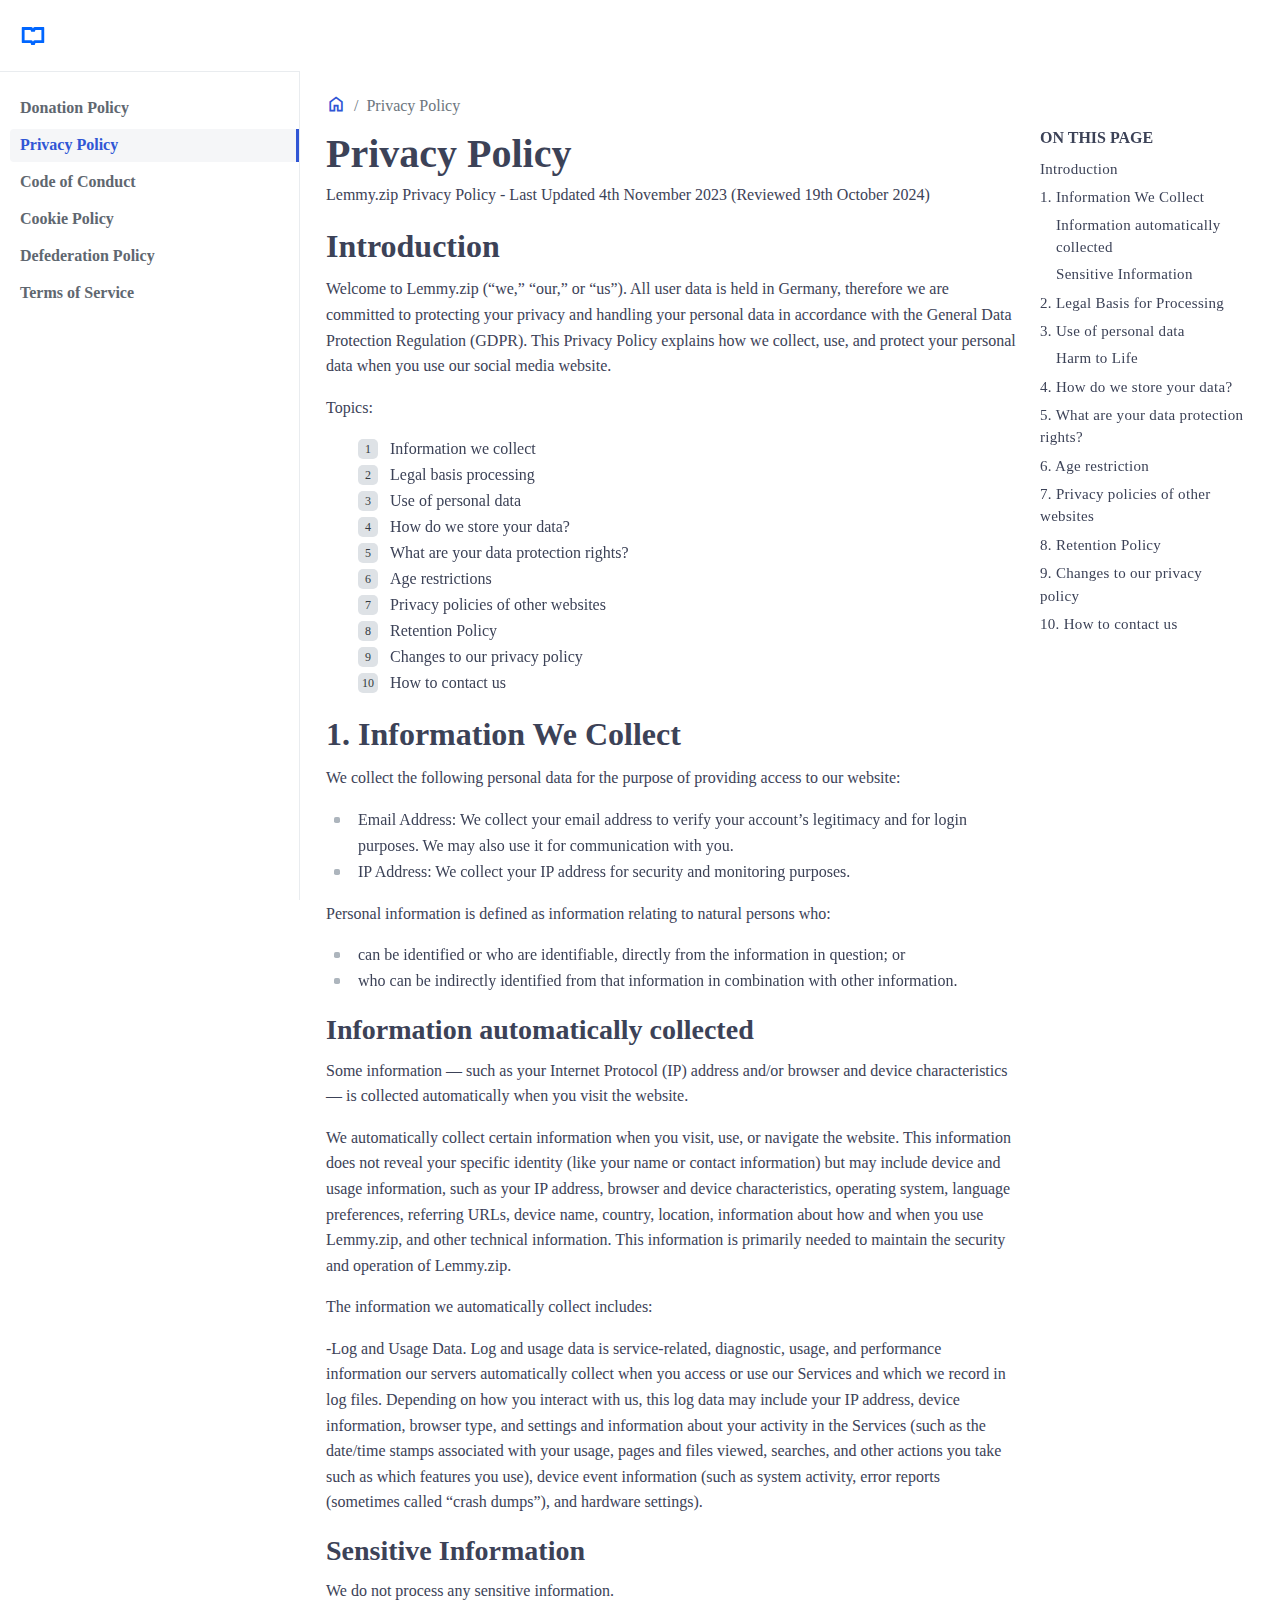
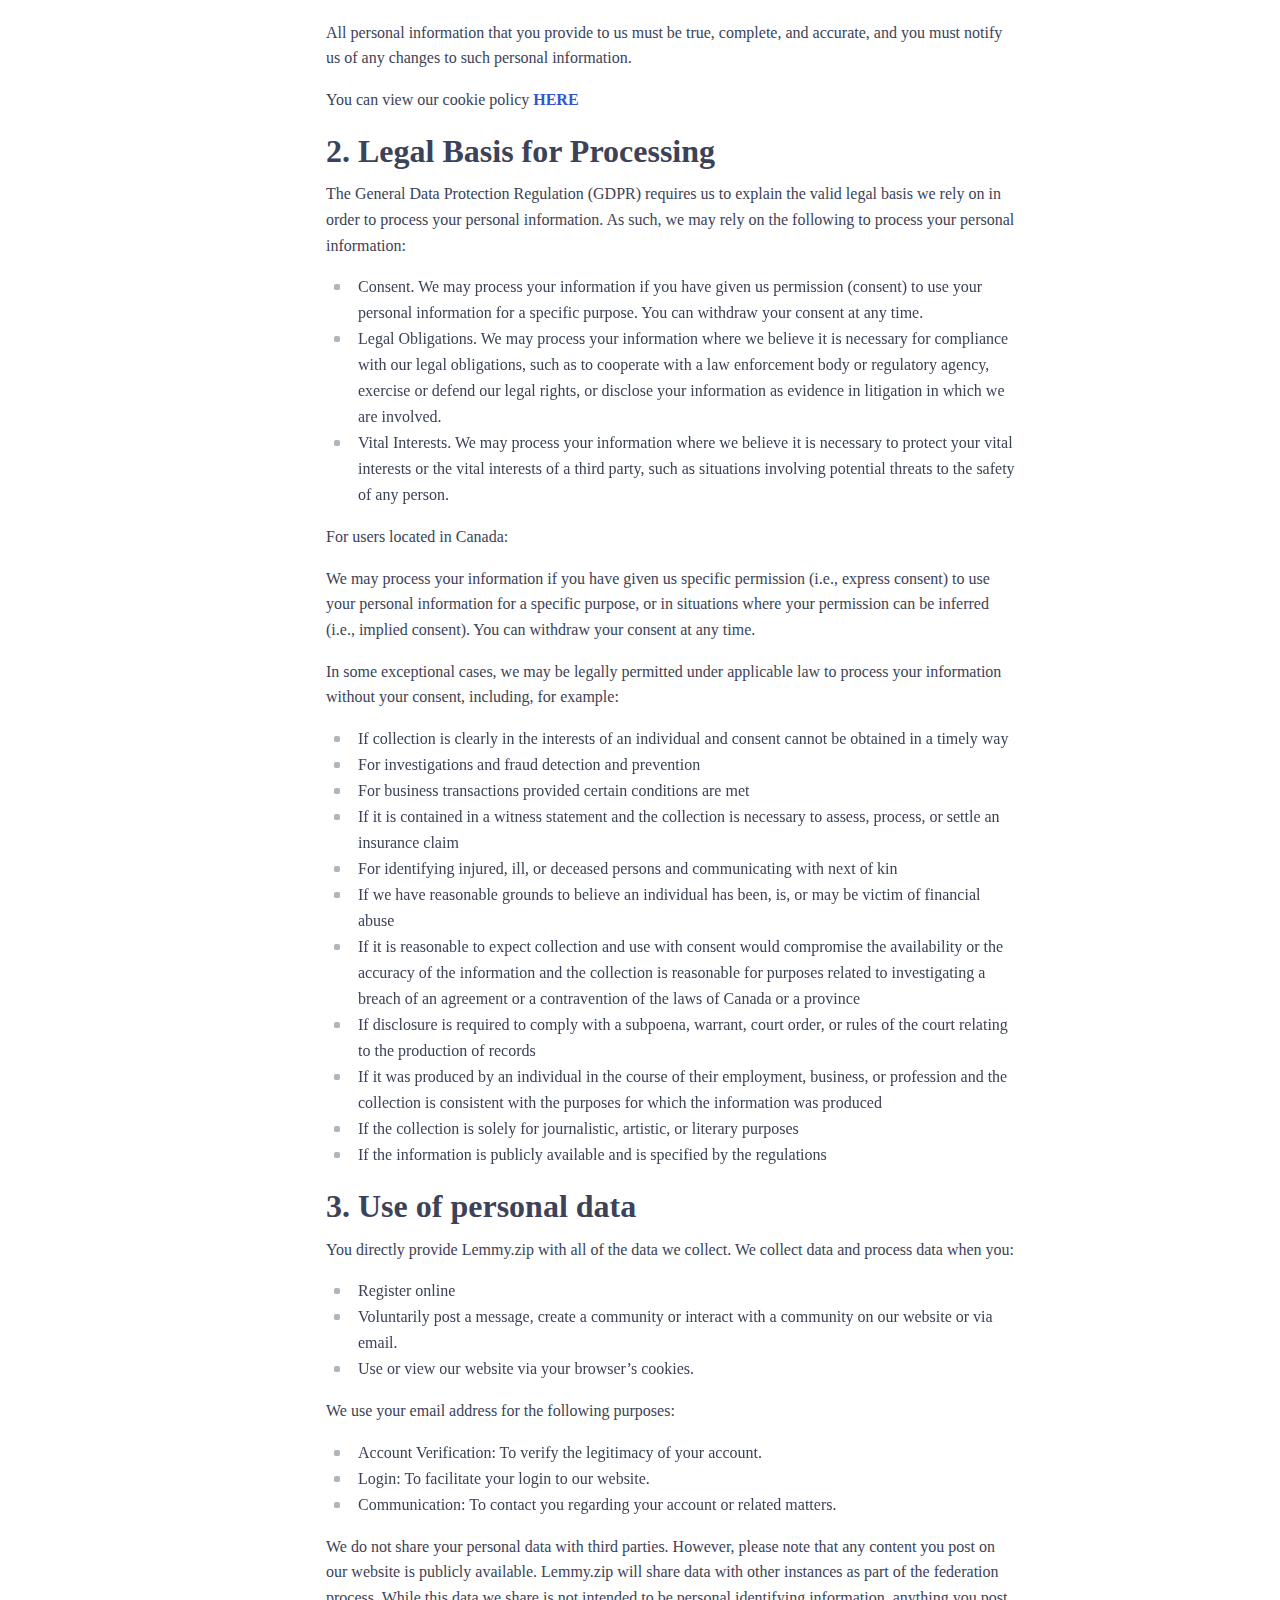
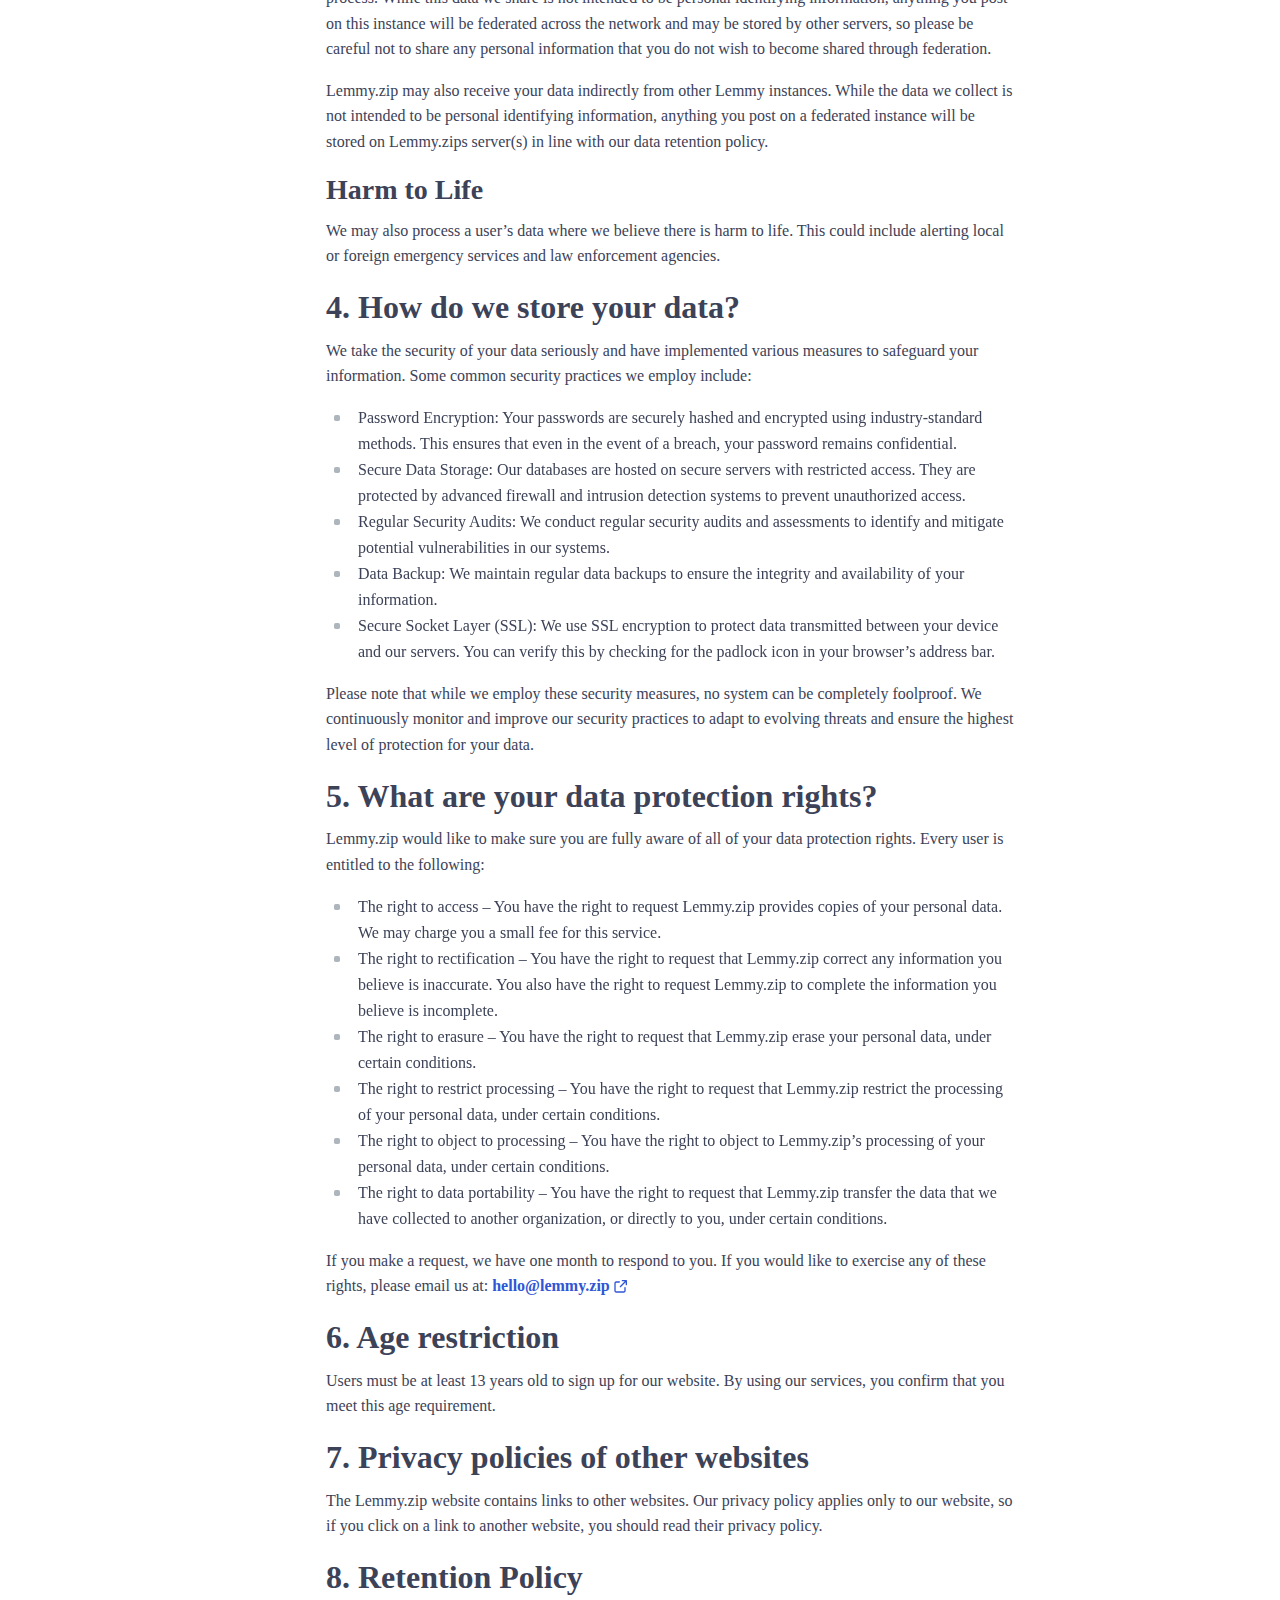
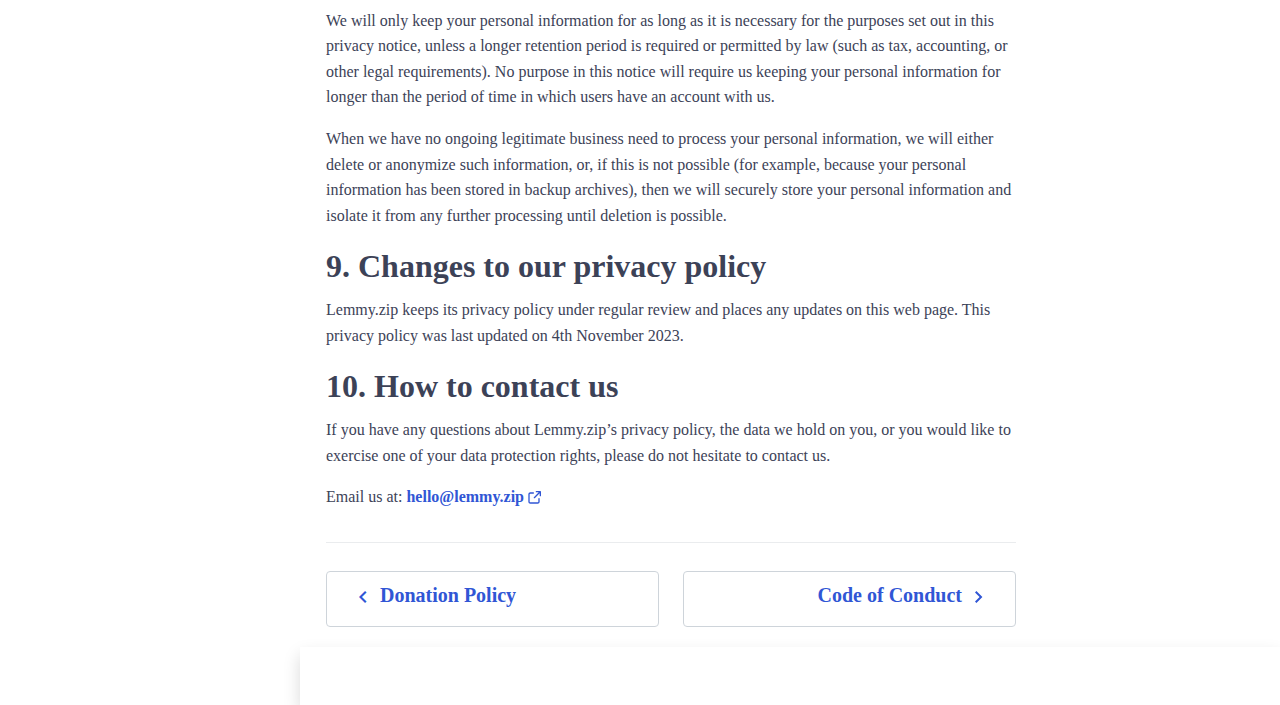
<file: docs/privacy_policy/index.html>
<!DOCTYPE html>





    

    

    

    

<html lang="en-us"><head>
    <meta charset="utf-8" />
    <title>Privacy Policy | Lemmy.zip Legal</title>
    <meta name="viewport" content="width=device-width, initial-scale=1.0">
    <meta name="description" content="How we handle your data and keep it safe.">
    <meta name="keywords" content="Documentation, Hugo, Hugo Theme, Bootstrap" />
    <meta name="author" content="Colin Wilson - Lotus Labs" />
    <meta name="email" content="support@aigis.uk" />
    <meta name="website" content="https://lotusdocs.dev" />
    <meta name="Version" content="v0.1.0" />
    
    <link rel="icon" href="https://legal.lemmy.zip/favicon.ico" sizes="any">
<link rel="icon" type="image/svg+xml" href="https://legal.lemmy.zip/favicon.svg">
<link rel="apple-touch-icon" sizes="180x180" href="https://legal.lemmy.zip/apple-touch-icon.png">
<link rel="icon" type="image/png" sizes="32x32" href="https://legal.lemmy.zip/favicon-32x32.png">
<link rel="icon" type="image/png" sizes="16x16" href="https://legal.lemmy.zip/favicon-16x16.png">
<link rel="manifest" crossorigin="use-credentials" href="https://legal.lemmy.zip/site.webmanifest">
<meta property="og:title" content="Privacy Policy" />
<meta property="og:description" content="How we handle your data and keep it safe." />
<meta property="og:type" content="article" />
<meta property="og:url" content="https://legal.lemmy.zip/docs/privacy_policy/" /><meta property="og:image" content="https://legal.lemmy.zip/opengraph/card-base-2_hu06b1a92291a380a0d2e0ec03dab66b2f_17642_filter_5282143174601022936.png"/><meta property="article:section" content="docs" />
<meta property="article:published_time" content="2023-11-03T23:22:22+00:00" />
<meta property="article:modified_time" content="2023-11-03T23:22:22+00:00" />
<meta name="twitter:card" content="summary_large_image"/>
<meta name="twitter:image" content="https://legal.lemmy.zip/opengraph/card-base-2_hu06b1a92291a380a0d2e0ec03dab66b2f_17642_filter_5282143174601022936.png"/>
<meta name="twitter:title" content="Privacy Policy"/>
<meta name="twitter:description" content="How we handle your data and keep it safe."/>

    
    <script>(()=>{var t=window.matchMedia&&window.matchMedia("(prefers-color-scheme: dark)").matches,e=localStorage.getItem("theme");t&&e===null&&(localStorage.setItem("theme","dark"),document.documentElement.setAttribute("data-dark-mode","")),t&&e==="dark"&&document.documentElement.setAttribute("data-dark-mode",""),e==="dark"&&document.documentElement.setAttribute("data-dark-mode","")})()</script>
    
    
            
                
                <script type="text/javascript" src="https://legal.lemmy.zip/docs/js/flexsearch.bundle.min.70b92c4c5202c26b45d7aa43e130e8440032cac751b9b9206ddba2052699286ac95beb01bb7f975514cc694a019a03c8.js" integrity="sha384-cLksTFICwmtF16pD4TDoRAAyysdRubkgbduiBSaZKGrJW&#43;sBu3&#43;XVRTMaUoBmgPI" crossorigin="anonymous"></script>
                
        
    
    

    <link rel="stylesheet" href="/docs/scss/style.min.5794fff59294d6a2cf8ca2b6e8faf30eb4e2025d55be97dec3f016dc5f8ef873d183f11c8adf2eb6828b6de78f8d9a9e.css" integrity="sha384-V5T/9ZKU1qLPjKK26PrzDrTiAl1Vvpfew/AW3F&#43;O&#43;HPRg/Ecit8utoKLbeePjZqe"crossorigin="anonymous">
    
    
    
    </head>
<body>
        <div class="content">
            <div class="page-wrapper toggled">
<nav id="sidebar" class="sidebar-wrapper">
    <div class="sidebar-brand">
        <a href='/' aria-label="HomePage" alt="HomePage">
            
                <?xml version="1.0" encoding="UTF-8"?><svg id="Layer_1" xmlns="http://www.w3.org/2000/svg" viewBox="0 0 250 250"><path d="m143,39.5c-18,0-18,18-18,18,0,0,0-18-18-18H22c-2.76,0-5,2.24-5,5v143c0,2.76,2.24,5,5,5h76c7.2,0,8.64,11.52,8.93,16.13.07,1.05.95,1.87,2,1.87h32.14c1.06,0,1.94-.82,2-1.87.29-4.61,1.73-16.13,8.93-16.13h76c2.76,0,5-2.24,5-5V44.5c0-2.76-2.24-5-5-5h-85Zm63,123.5c0,1.38-1.12,2.5-2.5,2.5h-60.5c-18,0-18,18-18,18,0,0,0-18-18-18h-60.5c-1.38,0-2.5-1.12-2.5-2.5v-94c0-1.38,1.12-2.5,2.5-2.5h51.5c7.2,0,8.64,11.52,8.93,16.13.07,1.05.95,1.87,2,1.87h32.14c1.06,0,1.94-.82,2-1.87.29-4.61,1.73-16.13,8.93-16.13h51.5c1.38,0,2.5,1.12,2.5,2.5v94Z" style="fill:#06f;"/></svg>
            
        </a>
    </div>
    <div class="sidebar-content" style="height: calc(100% - 131px);">
        <ul class="sidebar-menu">
            
                
                
                    
                        
                        <li class="">
                            <a class="sidebar-root-link" href="https://legal.lemmy.zip/docs/donations/">
                                
                                Donation Policy
                            </a>
                        </li>
                    
                
                    
                        
                        <li class="current">
                            <a class="sidebar-root-link" href="https://legal.lemmy.zip/docs/privacy_policy/">
                                
                                Privacy Policy
                            </a>
                        </li>
                    
                
                    
                        
                        <li class="">
                            <a class="sidebar-root-link" href="https://legal.lemmy.zip/docs/code_of_conduct/">
                                
                                Code of Conduct
                            </a>
                        </li>
                    
                
                    
                        
                        <li class="">
                            <a class="sidebar-root-link" href="https://legal.lemmy.zip/docs/cookie_policy/">
                                
                                Cookie Policy
                            </a>
                        </li>
                    
                
                    
                        
                        <li class="">
                            <a class="sidebar-root-link" href="https://legal.lemmy.zip/docs/defederation_policy/">
                                
                                Defederation Policy
                            </a>
                        </li>
                    
                
                    
                        
                        <li class="">
                            <a class="sidebar-root-link" href="https://legal.lemmy.zip/docs/terms_of_service/">
                                
                                Terms of Service
                            </a>
                        </li>
                    
                
            
        </ul>
        
    </div>
    
        <ul class="sidebar-footer list-unstyled mb-0">
            
        </ul>
    
</nav>

                    <main class="page-content bg-transparent">
                            <div class="container-fluid">
                                <div class="layout-spacing">
                                    
                                        <div class="d-md-flex justify-content-between align-items-center"><nav aria-label="breadcrumb" class="d-inline-block pb-2 mt-1 mt-sm-0">
    <ul id="breadcrumbs" class="breadcrumb bg-transparent mb-0" itemscope itemtype="https://schema.org/BreadcrumbList">
        
            
                <li class="breadcrumb-item text-capitalize active" aria-current="page" itemprop="itemListElement" itemscope itemtype="https://schema.org/ListItem">
                    <a itemprop="item" href="/docs/">
                        <i class="material-icons size-20 align-text-bottom" itemprop="name">Home</i>
                    </a>
                    <meta itemprop="position" content='1' />
                </li>
            
        
            <li class="breadcrumb-item text-capitalize active" itemprop="itemListElement" itemscope itemtype="https://schema.org/ListItem">
                <span itemprop="name">Privacy Policy</span>
                <meta itemprop="position" content='2' />
            </li>
        
    </ul>
</nav></div>
                                    
                                    <div class="row flex-xl-nowrap">
                                        
                                        <div class="docs-toc col-xl-3    d-xl-block"><toc>
    <div class="fw-bold text-uppercase mb-2">On this page</div>
    <nav id="TableOfContents">
  <ul>
    <li><a href="#introduction">Introduction</a></li>
    <li><a href="#1-information-we-collect">1. Information We Collect</a>
      <ul>
        <li><a href="#information-automatically-collected">Information automatically collected</a></li>
        <li><a href="#sensitive-information">Sensitive Information</a></li>
      </ul>
    </li>
    <li><a href="#2-legal-basis-for-processing">2. Legal Basis for Processing</a></li>
    <li><a href="#3-use-of-personal-data">3. Use of personal data</a>
      <ul>
        <li><a href="#harm-to-life">Harm to Life</a></li>
      </ul>
    </li>
    <li><a href="#4-how-do-we-store-your-data">4. How do we store your data?</a></li>
    <li><a href="#5-what-are-your-data-protection-rights">5. What are your data protection rights?</a></li>
    <li><a href="#6-age-restriction">6. Age restriction</a></li>
    <li><a href="#7-privacy-policies-of-other-websites">7. Privacy policies of other websites</a></li>
    <li><a href="#8-retention-policy">8. Retention Policy</a></li>
    <li><a href="#9-changes-to-our-privacy-policy">9. Changes to our privacy policy</a></li>
    <li><a href="#10-how-to-contact-us">10. How to contact us</a></li>
  </ul>
</nav>
    </toc></div>
                                        
                                        
                                        <div class="docs-toc-mobile    d-print-none d-xl-none">
                                            <button id="toc-dropdown-btn" class="btn-secondary dropdown-toggle" type="button" data-bs-toggle="dropdown" data-bs-offset="0,0" aria-expanded="false">
                                                Table of Contents
                                            </button>
<nav id="toc-mobile">
  <ul class="dropdown-menu">
    <li><a href="#introduction">Introduction</a></li>
    <li><a href="#1-information-we-collect">1. Information We Collect</a>
      <ul>
        <li><a href="#information-automatically-collected">Information automatically collected</a></li>
        <li><a href="#sensitive-information">Sensitive Information</a></li>
      </ul>
    </li>
    <li><a href="#2-legal-basis-for-processing">2. Legal Basis for Processing</a></li>
    <li><a href="#3-use-of-personal-data">3. Use of personal data</a>
      <ul>
        <li><a href="#harm-to-life">Harm to Life</a></li>
      </ul>
    </li>
    <li><a href="#4-how-do-we-store-your-data">4. How do we store your data?</a></li>
    <li><a href="#5-what-are-your-data-protection-rights">5. What are your data protection rights?</a></li>
    <li><a href="#6-age-restriction">6. Age restriction</a></li>
    <li><a href="#7-privacy-policies-of-other-websites">7. Privacy policies of other websites</a></li>
    <li><a href="#8-retention-policy">8. Retention Policy</a></li>
    <li><a href="#9-changes-to-our-privacy-policy">9. Changes to our privacy policy</a></li>
    <li><a href="#10-how-to-contact-us">10. How to contact us</a></li>
  </ul>
</nav></div>
                                        <div class="docs-content col-12 col-xl-9 mt-0">
                                            <div class="mb-0 d-flex">
                                                
                                                <h1 class="content-title mb-0">
                                                    Privacy Policy
                                                    
                                                </h1>
                                            </div>
                                            
                                            <div id="content" class="main-content" >
                                                
    
    <div data-prismjs-copy="" data-prismjs-copy-success="" data-prismjs-copy-error="">
        <p>Lemmy.zip Privacy Policy - Last Updated 4th November 2023 (Reviewed 19th October 2024)</p>
<h2 id="introduction">Introduction <a href="#introduction" class="anchor" aria-hidden="true"><i class="material-icons align-middle">link</i></a></h2><p>Welcome to Lemmy.zip (“we,” “our,” or “us”). All user data is held in Germany, therefore we are committed to protecting your privacy and handling your personal data in accordance with the General Data Protection Regulation (GDPR). This Privacy Policy explains how we collect, use, and protect your personal data when you use our social media website.</p>
<p>Topics:</p>
<ol>
<li>Information we collect</li>
<li>Legal basis processing</li>
<li>Use of personal data</li>
<li>How do we store your data?</li>
<li>What are your data protection rights?</li>
<li>Age restrictions</li>
<li>Privacy policies of other websites</li>
<li>Retention Policy</li>
<li>Changes to our privacy policy</li>
<li>How to contact us</li>
</ol>
<h2 id="1-information-we-collect">1. Information We Collect <a href="#1-information-we-collect" class="anchor" aria-hidden="true"><i class="material-icons align-middle">link</i></a></h2><p>We collect the following personal data for the purpose of providing access to our website:</p>
<ul>
<li>Email Address: We collect your email address to verify your account’s legitimacy and for login purposes. We may also use it for communication with you.</li>
<li>IP Address: We collect your IP address for security and monitoring purposes.</li>
</ul>
<p>Personal information is defined as information relating to natural persons who:</p>
<ul>
<li>can be identified or who are identifiable, directly from the information in question; or</li>
<li>who can be indirectly identified from that information in combination with other information.</li>
</ul>
<h3 id="information-automatically-collected">Information automatically collected <a href="#information-automatically-collected" class="anchor" aria-hidden="true"><i class="material-icons align-middle">link</i></a></h3><p>Some information — such as your Internet Protocol (IP) address and/or browser and device characteristics — is collected automatically when you visit the website.</p>
<p>We automatically collect certain information when you visit, use, or navigate the website. This information does not reveal your specific identity (like your name or contact information) but may include device and usage information, such as your IP address, browser and device characteristics, operating system, language preferences, referring URLs, device name, country, location, information about how and when you use Lemmy.zip, and other technical information. This information is primarily needed to maintain the security and operation of Lemmy.zip.</p>
<p>The information we automatically collect includes:</p>
<p>-Log and Usage Data. Log and usage data is service-related, diagnostic, usage, and performance information our servers automatically collect when you access or use our Services and which we record in log files. Depending on how you interact with us, this log data may include your IP address, device information, browser type, and settings and information about your activity in the Services (such as the date/time stamps associated with your usage, pages and files viewed, searches, and other actions you take such as which features you use), device event information (such as system activity, error reports (sometimes called &ldquo;crash dumps&rdquo;), and hardware settings).</p>
<h3 id="sensitive-information">Sensitive Information <a href="#sensitive-information" class="anchor" aria-hidden="true"><i class="material-icons align-middle">link</i></a></h3><p>We do not process any sensitive information.</p>
<p>All personal information that you provide to us must be true, complete, and accurate, and you must notify us of any changes to such personal information.</p>
<p>You can view our cookie policy <a href="/docs/cookie_policy/">HERE</a></p>
<h2 id="2-legal-basis-for-processing">2. Legal Basis for Processing <a href="#2-legal-basis-for-processing" class="anchor" aria-hidden="true"><i class="material-icons align-middle">link</i></a></h2><p>The General Data Protection Regulation (GDPR) requires us to explain the valid legal basis we rely on in order to process your personal information. As such, we may rely on the following to process your personal information:</p>
<ul>
<li>Consent. We may process your information if you have given us permission (consent) to use your personal information for a specific purpose. You can withdraw your consent at any time.</li>
<li>Legal Obligations. We may process your information where we believe it is necessary for compliance with our legal obligations, such as to cooperate with a law enforcement body or regulatory agency, exercise or defend our legal rights, or disclose your information as evidence in litigation in which we are involved.</li>
<li>Vital Interests. We may process your information where we believe it is necessary to protect your vital interests or the vital interests of a third party, such as situations involving potential threats to the safety of any person.</li>
</ul>
<p>For users located in Canada:</p>
<p>We may process your information if you have given us specific permission (i.e., express consent) to use your personal information for a specific purpose, or in situations where your permission can be inferred (i.e., implied consent). You can withdraw your consent at any time.</p>
<p>In some exceptional cases, we may be legally permitted under applicable law to process your information without your consent, including, for example:</p>
<ul>
<li>If collection is clearly in the interests of an individual and consent cannot be obtained in a timely way</li>
<li>For investigations and fraud detection and prevention</li>
<li>For business transactions provided certain conditions are met</li>
<li>If it is contained in a witness statement and the collection is necessary to assess, process, or settle an insurance claim</li>
<li>For identifying injured, ill, or deceased persons and communicating with next of kin</li>
<li>If we have reasonable grounds to believe an individual has been, is, or may be victim of financial abuse</li>
<li>If it is reasonable to expect collection and use with consent would compromise the availability or the accuracy of the information and the collection is reasonable for purposes related to investigating a breach of an agreement or a contravention of the laws of Canada or a province</li>
<li>If disclosure is required to comply with a subpoena, warrant, court order, or rules of the court relating to the production of records</li>
<li>If it was produced by an individual in the course of their employment, business, or profession and the collection is consistent with the purposes for which the information was produced</li>
<li>If the collection is solely for journalistic, artistic, or literary purposes</li>
<li>If the information is publicly available and is specified by the regulations</li>
</ul>
<h2 id="3-use-of-personal-data">3. Use of personal data <a href="#3-use-of-personal-data" class="anchor" aria-hidden="true"><i class="material-icons align-middle">link</i></a></h2><p>You directly provide Lemmy.zip with all of the data we collect. We collect data and process data when you:</p>
<ul>
<li>Register online</li>
<li>Voluntarily post a message, create a community or interact with a community on our website or via email.</li>
<li>Use or view our website via your browser’s cookies.</li>
</ul>
<p>We use your email address for the following purposes:</p>
<ul>
<li>Account Verification: To verify the legitimacy of your account.</li>
<li>Login: To facilitate your login to our website.</li>
<li>Communication: To contact you regarding your account or related matters.</li>
</ul>
<p>We do not share your personal data with third parties. However, please note that any content you post on our website is publicly available. Lemmy.zip will share data with other instances as part of the federation process. While this data we share is not intended to be personal identifying information, anything you post on this instance will be federated across the network and may be stored by other servers, so please be careful not to share any personal information that you do not wish to become shared through federation.</p>
<p>Lemmy.zip may also receive your data indirectly from other Lemmy instances. While the data we collect is not intended to be personal identifying information, anything you post on a federated instance will be stored on Lemmy.zips server(s) in line with our data retention policy.</p>
<h3 id="harm-to-life">Harm to Life <a href="#harm-to-life" class="anchor" aria-hidden="true"><i class="material-icons align-middle">link</i></a></h3><p>We may also process a user&rsquo;s data where we believe there is harm to life. This could include alerting local or foreign emergency services and law enforcement agencies.</p>
<h2 id="4-how-do-we-store-your-data">4. How do we store your data? <a href="#4-how-do-we-store-your-data" class="anchor" aria-hidden="true"><i class="material-icons align-middle">link</i></a></h2><p>We take the security of your data seriously and have implemented various measures to safeguard your information. Some common security practices we employ include:</p>
<ul>
<li>Password Encryption: Your passwords are securely hashed and encrypted using industry-standard methods. This ensures that even in the event of a breach, your password remains confidential.</li>
<li>Secure Data Storage: Our databases are hosted on secure servers with restricted access. They are protected by advanced firewall and intrusion detection systems to prevent unauthorized access.</li>
<li>Regular Security Audits: We conduct regular security audits and assessments to identify and mitigate potential vulnerabilities in our systems.</li>
<li>Data Backup: We maintain regular data backups to ensure the integrity and availability of your information.</li>
<li>Secure Socket Layer (SSL): We use SSL encryption to protect data transmitted between your device and our servers. You can verify this by checking for the padlock icon in your browser’s address bar.</li>
</ul>
<p>Please note that while we employ these security measures, no system can be completely foolproof. We continuously monitor and improve our security practices to adapt to evolving threats and ensure the highest level of protection for your data.</p>
<h2 id="5-what-are-your-data-protection-rights">5. What are your data protection rights? <a href="#5-what-are-your-data-protection-rights" class="anchor" aria-hidden="true"><i class="material-icons align-middle">link</i></a></h2><p>Lemmy.zip would like to make sure you are fully aware of all of your data protection rights. Every user is entitled to the following:</p>
<ul>
<li>The right to access – You have the right to request Lemmy.zip provides copies of your personal data. We may charge you a small fee for this service.</li>
<li>The right to rectification – You have the right to request that Lemmy.zip correct any information you believe is inaccurate. You also have the right to request Lemmy.zip to complete the information you believe is incomplete.</li>
<li>The right to erasure – You have the right to request that Lemmy.zip erase your personal data, under certain conditions.</li>
<li>The right to restrict processing – You have the right to request that Lemmy.zip restrict the processing of your personal data, under certain conditions.</li>
<li>The right to object to processing – You have the right to object to Lemmy.zip’s processing of your personal data, under certain conditions.</li>
<li>The right to data portability – You have the right to request that Lemmy.zip transfer the data that we have collected to another organization, or directly to you, under certain conditions.</li>
</ul>
<p>If you make a request, we have one month to respond to you. If you would like to exercise any of these rights, please email us at: <a href="mailto:hello@lemmy.zip" rel="external" target="_blank">hello@lemmy.zip<svg width="16" height="16" viewBox="0 0 24 24" xmlns="http://www.w3.org/2000/svg"><path fill="currentColor" d="M14 5c-.552 0-1-.448-1-1s.448-1 1-1h6c.552 0 1 .448 1 1v6c0 .552-.448 1-1 1s-1-.448-1-1v-3.586l-7.293 7.293c-.391.39-1.024.39-1.414 0-.391-.391-.391-1.024 0-1.414l7.293-7.293h-3.586zm-9 2c-.552 0-1 .448-1 1v11c0 .552.448 1 1 1h11c.552 0 1-.448 1-1v-4.563c0-.552.448-1 1-1s1 .448 1 1v4.563c0 1.657-1.343 3-3 3h-11c-1.657 0-3-1.343-3-3v-11c0-1.657 1.343-3 3-3h4.563c.552 0 1 .448 1 1s-.448 1-1 1h-4.563z"/></svg></a></p>
<h2 id="6-age-restriction">6. Age restriction <a href="#6-age-restriction" class="anchor" aria-hidden="true"><i class="material-icons align-middle">link</i></a></h2><p>Users must be at least 13 years old to sign up for our website. By using our services, you confirm that you meet this age requirement.</p>
<h2 id="7-privacy-policies-of-other-websites">7. Privacy policies of other websites <a href="#7-privacy-policies-of-other-websites" class="anchor" aria-hidden="true"><i class="material-icons align-middle">link</i></a></h2><p>The Lemmy.zip website contains links to other websites. Our privacy policy applies only to our website, so if you click on a link to another website, you should read their privacy policy.</p>
<h2 id="8-retention-policy">8. Retention Policy <a href="#8-retention-policy" class="anchor" aria-hidden="true"><i class="material-icons align-middle">link</i></a></h2><p>We will only keep your personal information for as long as it is necessary for the purposes set out in this privacy notice, unless a longer retention period is required or permitted by law (such as tax, accounting, or other legal requirements). No purpose in this notice will require us keeping your personal information for longer than the period of time in which users have an account with us.</p>
<p>When we have no ongoing legitimate business need to process your personal information, we will either delete or anonymize such information, or, if this is not possible (for example, because your personal information has been stored in backup archives), then we will securely store your personal information and isolate it from any further processing until deletion is possible.</p>
<h2 id="9-changes-to-our-privacy-policy">9. Changes to our privacy policy <a href="#9-changes-to-our-privacy-policy" class="anchor" aria-hidden="true"><i class="material-icons align-middle">link</i></a></h2><p>Lemmy.zip keeps its privacy policy under regular review and places any updates on this web page. This privacy policy was last updated on 4th November 2023.</p>
<h2 id="10-how-to-contact-us">10. How to contact us <a href="#10-how-to-contact-us" class="anchor" aria-hidden="true"><i class="material-icons align-middle">link</i></a></h2><p>If you have any questions about Lemmy.zip’s privacy policy, the data we hold on you, or you would like to exercise one of your data protection rights, please do not hesitate to contact us.</p>
<p>Email us at: <a href="mailto:hello@lemmy.zip" rel="external" target="_blank">hello@lemmy.zip<svg width="16" height="16" viewBox="0 0 24 24" xmlns="http://www.w3.org/2000/svg"><path fill="currentColor" d="M14 5c-.552 0-1-.448-1-1s.448-1 1-1h6c.552 0 1 .448 1 1v6c0 .552-.448 1-1 1s-1-.448-1-1v-3.586l-7.293 7.293c-.391.39-1.024.39-1.414 0-.391-.391-.391-1.024 0-1.414l7.293-7.293h-3.586zm-9 2c-.552 0-1 .448-1 1v11c0 .552.448 1 1 1h11c.552 0 1-.448 1-1v-4.563c0-.552.448-1 1-1s1 .448 1 1v4.563c0 1.657-1.343 3-3 3h-11c-1.657 0-3-1.343-3-3v-11c0-1.657 1.343-3 3-3h4.563c.552 0 1 .448 1 1s-.448 1-1 1h-4.563z"/></svg></a></p>

    </div>

    

    
                                            </div>
                                            <div><hr class="doc-hr">
<div id="doc-nav" class="d-print-none">

	<div class="row flex-xl-nowrap ">
	<div class="col-sm-6 pt-2 doc-next">
		<a href="/docs/donations/">
			<div class="card h-100 my-1">
				<div class="card-body py-2">
                    <p class="card-title fs-5 fw-semibold lh-base mb-0"><i class="material-icons align-middle">navigate_before</i> Donation Policy</p>
					
				</div>
			</div>
		</a>
        </div>
	<div class="col-sm-6 pt-2 doc-prev">
		<a class="ms-auto" href="/docs/code_of_conduct/">
			<div class="card h-100 my-1 text-end">
				<div class="card-body py-2">
                    <p class="card-title fs-5 fw-semibold lh-base mb-0">Code of Conduct <i class="material-icons align-middle">navigate_next</i></p>
					
				</div>
			</div>
		</a>
        </div>
	</div>
</div></div>
                                        </div>
                                    </div>
                                </div>
                            </div>
<footer class="shadow py-3 d-print-none">
    <div class="container-fluid">
        <div class="row align-items-center">
            <div class="col">
                <div class="text-sm-start text-center mx-md-2">
                    <p class="mb-0">
                        
                        
                    </p>
                </div>
            </div>
        </div>
    </div>
</footer>
</main>
            </div>
        </div>

        
        
        <button onclick="topFunction()" id="back-to-top" aria-label="Back to Top Button" class="back-to-top fs-5"><svg width="24" height="24"><path d="M12,10.224l-6.3,6.3L4.32,15.152,12,7.472l7.68,7.68L18.3,16.528Z" style="fill:#fff"/></svg></button>
        
        

        
        
            <script>(()=>{var e=document.getElementById("mode");e!==null&&(window.matchMedia("(prefers-color-scheme: dark)").addEventListener("change",e=>{e.matches?(localStorage.setItem("theme","dark"),document.documentElement.setAttribute("data-dark-mode","")):(localStorage.setItem("theme","light"),document.documentElement.removeAttribute("data-dark-mode"))}),e.addEventListener("click",()=>{document.documentElement.toggleAttribute("data-dark-mode"),localStorage.setItem("theme",document.documentElement.hasAttribute("data-dark-mode")?"dark":"light")}),localStorage.getItem("theme")==="dark"?document.documentElement.setAttribute("data-dark-mode",""):document.documentElement.removeAttribute("data-dark-mode"))})()</script>
        




    
    
    






    

    <script src="/docs/js/bootstrap.9f291ab8e399b604626feee9ae547877d87146cb0eb4f9e8245d8eae03b09401dc07c12305e01e1373dcdc86e4ddce26.js" integrity="sha384-nykauOOZtgRib&#43;7prlR4d9hxRssOtPnoJF2OrgOwlAHcB8EjBeAeE3Pc3Ibk3c4m"defer></script>


    <script type="text/javascript" src="https://legal.lemmy.zip/docs/js/bundle.min.3cecf7b7f3f7f4ba5cfc78e8cb247920a1223bb8e8ab36df80aad689b9f1e4b36770bbf93c07c32905f3b1b902d79e67.js" integrity="sha384-POz3t/P39Lpc/HjoyyR5IKEiO7joqzbfgKrWibnx5LNncLv5PAfDKQXzsbkC155n" crossorigin="anonymous" defer></script>

        

        
        <script type="module">
    var suggestions = document.getElementById('suggestions');
    var search = document.getElementById('flexsearch');

    const flexsearchContainer = document.getElementById('FlexSearchCollapse');

    const hideFlexsearchBtn = document.getElementById('hideFlexsearch');

    const configObject = { toggle: false }
    const flexsearchContainerCollapse = new Collapse(flexsearchContainer, configObject) 

    if (search !== null) {
        document.addEventListener('keydown', inputFocus);
        flexsearchContainer.addEventListener('shown.bs.collapse', function () {
            search.focus();
        });
        
        var topHeader = document.getElementById("top-header");
        document.addEventListener('click', function(elem) {
            if (!flexsearchContainer.contains(elem.target) && !topHeader.contains(elem.target))
                flexsearchContainerCollapse.hide();
        });
    }

    hideFlexsearchBtn.addEventListener('click', () =>{
        flexsearchContainerCollapse.hide()
    })

    function inputFocus(e) {
        if (e.ctrlKey && e.key === '/') {
            e.preventDefault();
            flexsearchContainerCollapse.toggle();
        }
        if (e.key === 'Escape' ) {
            search.blur();
            
            flexsearchContainerCollapse.hide();
        }
    };

    document.addEventListener('click', function(event) {

    var isClickInsideElement = suggestions.contains(event.target);

    if (!isClickInsideElement) {
        suggestions.classList.add('d-none');
    }

    });

    


    document.addEventListener('keydown',suggestionFocus);

    function suggestionFocus(e) {
    const suggestionsHidden = suggestions.classList.contains('d-none');
    if (suggestionsHidden) return;

    const focusableSuggestions= [...suggestions.querySelectorAll('a')];
    if (focusableSuggestions.length === 0) return;

    const index = focusableSuggestions.indexOf(document.activeElement);

    if (e.key === "ArrowUp") {
        e.preventDefault();
        const nextIndex = index > 0 ? index - 1 : 0;
        focusableSuggestions[nextIndex].focus();
    }
    else if (e.key === "ArrowDown") {
        e.preventDefault();
        const nextIndex= index + 1 < focusableSuggestions.length ? index + 1 : index;
        focusableSuggestions[nextIndex].focus();
    }

    }

    


    (function(){

    var index = new FlexSearch.Document({
        
        tokenize: "forward",
        minlength:  0 ,
        cache:  100 ,
        optimize:  true ,
        document: {
        id: 'id',
        store: [
            "href", "title", "description"
        ],
        index: ["title", "description", "content"]
        }
    });


    


    
    
    
    
    
    
    
    
    
    
    
    
    
    
    
    
    
    
    
    
    
    
    
    
    
    
    
    
    
    
    
    
    
    
    
    
    
    
    
    
    
    
    
    
    
    
    
    
    
    
    


    

    

    index.add(
            {
                id:  0 ,
                href: "\/docs\/donations\/",
                title: "Donation Policy",
                description: "How we handle and spend donations",
                content: "Lemmy.zip Donation Policy - Last Updated 28th January 2024 (Reviewed 19th October 2024)\nIntroduction linkThis policy aims to make clear how we collect and spend donations towards the upkeep of Lemmy.zip. We have created this policy to ensure we remain transparent about how we handle the finances of the site in line with our ethos for the operation of Lemmy.zip\nHow we collect donations linkWe have one primary source of donation collection, which is via OpenCollective. We do not currently accept any other forms of donation. If you recieve messages or links to other sites to donate, these have not come from us. Please report to an admin immediately.\nWe use OpenCollectiv\\e because it has transparency built in at its core, which is something we strive for constantly.\nHow we spend donations linkDonations are ring-fenced for site operation costs only. The funds will not be spent on any other services.\nYou can see how funds are spend on OpenCollective by going to the Expenses tab. All expenses have an invoice uploaded to show expenditure matches up with the reported amounts (give or take currency exchange rates).\nDonation Perks linkWe offer some donation perks to donators. By donating to Lemmy.zip you acknowledge and agree to the following terms regarding donation perks:\nNature of Perks: The perks offered to donors are privileges extended at our discretion and do not constitute a legal right or entitlement. These perks are subject to change in nature or may be discontinued at any time without prior notice. Modification and Withdrawal of Perks: We reserve the right to modify or withdraw these perks at any time. While we endeavor to notify donors of significant changes, this may not always be possible. Abuse of Perks: Perks may be withdrawn from users who misuse them. “Abuse” is defined as (but not limited to) the misuse of the intended use of a perk, undertaking activites that break the laws of UK, EU and Germany using the perks, general harrasment or mistreating of other people using the perks, sharing unauthorised access to the perk with other people, and anything that breaks our Code of Conduct or Terms of Service. The determination of abuse is at our sole discretion. Account Requirement: To access and benefit from these perks, a valid Lemmy.zip account is required. Perks may be withdrawn from users who are banned or have their accounts suspended on Lemmy.zip. Refund Policy: Donations are generally non-refundable. In the event of perk modification or withdrawal, refunds will not be provided. Acknowledgment: By accepting these perks, you acknowledge that you have read, understood, and agreed to these terms and conditions. You don’t need to be an ongoing donator for the below perks - a one-time donation of any amount will unlock the below perks for you.\nYou don’t need to accept the perks immediately, as long as they are available you can choose a perk at any time.\nCurrent Perks linkCurrently we offer the following perks to donators:\nCustom Emoji upload - You can choose a custom emoji to upload to Lemmy.zip that can be used by all users of the server. You can also choose the name and the short code (i.e. :cat:) too. A me.lemmy.zip account. This is a LinkStack account hosted on Lemmy.zip that you can use to share links personal to you. Contact us linkIf you have any issues with perks, or have a great idea for a new perk, please contact us on Lemmy or via email to hello@lemmy.zip\n"
            }
        );
    index.add(
            {
                id:  1 ,
                href: "\/docs\/privacy_policy\/",
                title: "Privacy Policy",
                description: "How we handle your data and keep it safe.",
                content: "Lemmy.zip Privacy Policy - Last Updated 4th November 2023 (Reviewed 19th October 2024)\nIntroduction linkWelcome to Lemmy.zip (“we,” “our,” or “us”). All user data is held in Germany, therefore we are committed to protecting your privacy and handling your personal data in accordance with the General Data Protection Regulation (GDPR). This Privacy Policy explains how we collect, use, and protect your personal data when you use our social media website.\nTopics:\nInformation we collect Legal basis processing Use of personal data How do we store your data? What are your data protection rights? Age restrictions Privacy policies of other websites Retention Policy Changes to our privacy policy How to contact us 1. Information We Collect linkWe collect the following personal data for the purpose of providing access to our website:\nEmail Address: We collect your email address to verify your account’s legitimacy and for login purposes. We may also use it for communication with you. IP Address: We collect your IP address for security and monitoring purposes. Personal information is defined as information relating to natural persons who:\ncan be identified or who are identifiable, directly from the information in question; or who can be indirectly identified from that information in combination with other information. Information automatically collected linkSome information — such as your Internet Protocol (IP) address and/or browser and device characteristics — is collected automatically when you visit the website.\nWe automatically collect certain information when you visit, use, or navigate the website. This information does not reveal your specific identity (like your name or contact information) but may include device and usage information, such as your IP address, browser and device characteristics, operating system, language preferences, referring URLs, device name, country, location, information about how and when you use Lemmy.zip, and other technical information. This information is primarily needed to maintain the security and operation of Lemmy.zip.\nThe information we automatically collect includes:\n-Log and Usage Data. Log and usage data is service-related, diagnostic, usage, and performance information our servers automatically collect when you access or use our Services and which we record in log files. Depending on how you interact with us, this log data may include your IP address, device information, browser type, and settings and information about your activity in the Services (such as the date/time stamps associated with your usage, pages and files viewed, searches, and other actions you take such as which features you use), device event information (such as system activity, error reports (sometimes called “crash dumps”), and hardware settings).\nSensitive Information linkWe do not process any sensitive information.\nAll personal information that you provide to us must be true, complete, and accurate, and you must notify us of any changes to such personal information.\nYou can view our cookie policy HERE\n2. Legal Basis for Processing linkThe General Data Protection Regulation (GDPR) requires us to explain the valid legal basis we rely on in order to process your personal information. As such, we may rely on the following to process your personal information:\nConsent. We may process your information if you have given us permission (consent) to use your personal information for a specific purpose. You can withdraw your consent at any time. Legal Obligations. We may process your information where we believe it is necessary for compliance with our legal obligations, such as to cooperate with a law enforcement body or regulatory agency, exercise or defend our legal rights, or disclose your information as evidence in litigation in which we are involved. Vital Interests. We may process your information where we believe it is necessary to protect your vital interests or the vital interests of a third party, such as situations involving potential threats to the safety of any person. For users located in Canada:\nWe may process your information if you have given us specific permission (i.e., express consent) to use your personal information for a specific purpose, or in situations where your permission can be inferred (i.e., implied consent). You can withdraw your consent at any time.\nIn some exceptional cases, we may be legally permitted under applicable law to process your information without your consent, including, for example:\nIf collection is clearly in the interests of an individual and consent cannot be obtained in a timely way For investigations and fraud detection and prevention For business transactions provided certain conditions are met If it is contained in a witness statement and the collection is necessary to assess, process, or settle an insurance claim For identifying injured, ill, or deceased persons and communicating with next of kin If we have reasonable grounds to believe an individual has been, is, or may be victim of financial abuse If it is reasonable to expect collection and use with consent would compromise the availability or the accuracy of the information and the collection is reasonable for purposes related to investigating a breach of an agreement or a contravention of the laws of Canada or a province If disclosure is required to comply with a subpoena, warrant, court order, or rules of the court relating to the production of records If it was produced by an individual in the course of their employment, business, or profession and the collection is consistent with the purposes for which the information was produced If the collection is solely for journalistic, artistic, or literary purposes If the information is publicly available and is specified by the regulations 3. Use of personal data linkYou directly provide Lemmy.zip with all of the data we collect. We collect data and process data when you:\nRegister online Voluntarily post a message, create a community or interact with a community on our website or via email. Use or view our website via your browser’s cookies. We use your email address for the following purposes:\nAccount Verification: To verify the legitimacy of your account. Login: To facilitate your login to our website. Communication: To contact you regarding your account or related matters. We do not share your personal data with third parties. However, please note that any content you post on our website is publicly available. Lemmy.zip will share data with other instances as part of the federation process. While this data we share is not intended to be personal identifying information, anything you post on this instance will be federated across the network and may be stored by other servers, so please be careful not to share any personal information that you do not wish to become shared through federation.\nLemmy.zip may also receive your data indirectly from other Lemmy instances. While the data we collect is not intended to be personal identifying information, anything you post on a federated instance will be stored on Lemmy.zips server(s) in line with our data retention policy.\nHarm to Life linkWe may also process a user’s data where we believe there is harm to life. This could include alerting local or foreign emergency services and law enforcement agencies.\n4. How do we store your data? linkWe take the security of your data seriously and have implemented various measures to safeguard your information. Some common security practices we employ include:\nPassword Encryption: Your passwords are securely hashed and encrypted using industry-standard methods. This ensures that even in the event of a breach, your password remains confidential. Secure Data Storage: Our databases are hosted on secure servers with restricted access. They are protected by advanced firewall and intrusion detection systems to prevent unauthorized access. Regular Security Audits: We conduct regular security audits and assessments to identify and mitigate potential vulnerabilities in our systems. Data Backup: We maintain regular data backups to ensure the integrity and availability of your information. Secure Socket Layer (SSL): We use SSL encryption to protect data transmitted between your device and our servers. You can verify this by checking for the padlock icon in your browser’s address bar. Please note that while we employ these security measures, no system can be completely foolproof. We continuously monitor and improve our security practices to adapt to evolving threats and ensure the highest level of protection for your data.\n5. What are your data protection rights? linkLemmy.zip would like to make sure you are fully aware of all of your data protection rights. Every user is entitled to the following:\nThe right to access – You have the right to request Lemmy.zip provides copies of your personal data. We may charge you a small fee for this service. The right to rectification – You have the right to request that Lemmy.zip correct any information you believe is inaccurate. You also have the right to request Lemmy.zip to complete the information you believe is incomplete. The right to erasure – You have the right to request that Lemmy.zip erase your personal data, under certain conditions. The right to restrict processing – You have the right to request that Lemmy.zip restrict the processing of your personal data, under certain conditions. The right to object to processing – You have the right to object to Lemmy.zip’s processing of your personal data, under certain conditions. The right to data portability – You have the right to request that Lemmy.zip transfer the data that we have collected to another organization, or directly to you, under certain conditions. If you make a request, we have one month to respond to you. If you would like to exercise any of these rights, please email us at: hello@lemmy.zip\n6. Age restriction linkUsers must be at least 13 years old to sign up for our website. By using our services, you confirm that you meet this age requirement.\n7. Privacy policies of other websites linkThe Lemmy.zip website contains links to other websites. Our privacy policy applies only to our website, so if you click on a link to another website, you should read their privacy policy.\n8. Retention Policy linkWe will only keep your personal information for as long as it is necessary for the purposes set out in this privacy notice, unless a longer retention period is required or permitted by law (such as tax, accounting, or other legal requirements). No purpose in this notice will require us keeping your personal information for longer than the period of time in which users have an account with us.\nWhen we have no ongoing legitimate business need to process your personal information, we will either delete or anonymize such information, or, if this is not possible (for example, because your personal information has been stored in backup archives), then we will securely store your personal information and isolate it from any further processing until deletion is possible.\n9. Changes to our privacy policy linkLemmy.zip keeps its privacy policy under regular review and places any updates on this web page. This privacy policy was last updated on 4th November 2023.\n10. How to contact us linkIf you have any questions about Lemmy.zip’s privacy policy, the data we hold on you, or you would like to exercise one of your data protection rights, please do not hesitate to contact us.\nEmail us at: hello@lemmy.zip\n"
            }
        );
    index.add(
            {
                id:  2 ,
                href: "\/docs\/code_of_conduct\/",
                title: "Code of Conduct",
                description: "How users are expected to behave on Lemmy.zip. Also known as a Fair Use policy.",
                content: "Lemmy.zip Code of Conduct - Last Updated 12th March 2024 (Reviewed 19th October 2024)\nIntroduction linkThe Code of Conduct applies to all users of Lemmy.zip, and aims to set out how users (Whether local users or remote users) should interact with eachother in order to create a welcoming and respectful online space. This policy also applies to users who are from other instances who interact with Lemmy.zip communities or users when on Lemmy.zip’s server(s). This policy will also be in effect on other Lemmy.zip affilliated platforms, such as Matrix.\nLemmy.zip Code of Conduct linkThe Lemmy.zip Code of Conduct can be summarised as follows:\nPlease abide by the General Code of Conduct at all times. Remember the human! (no harassment, threats, etc.) No ban evasion on Lemmy.zip or on other instances. No endorsement of hate speech No self-advertisements or spam No link-spamming Bots must be proportional No vote manipulation No content against UK law. Any NSFW post must be tagged as NSFW. Remember the Human linkAll interactions on Lemmy.zip should be assumed that the entity on the other end of the interaction is a Human. Therefore we expect that you treat them in the same way that you want to be treated on Lemmy.zip - With respect.\nNo ban evasion linkThis rule applies for both Lemmy.zip and for other Lemmy/Fediverse servers. If you are a Lemmy.zip user and your account is banned from a community (whether that be on Lemmy.zip or on another instance) then you MUST respect that ban. You MUST NOT create a new account on Lemmy.zip or on a different Lemmy/Fediverse server in order to evade the ban. This will result in your original and new account(s) being permanently banned from Lemmy.zip.\nIf you are a remote user (an account that was not created on Lemmy.zip) and you have been banned from a community on Lemmy.zip, then you MUST NOT create an account on a different Lemmy/Fediverse server in order to evade the ban. This will result in us further banning your account from all of Lemmy.zip, and reporting the matter to your home instance(s).\nYou cannot create an account on Lemmy.zip in order to evade a ban your account on a different instance has been given. This will result in use permanently banning both your Lemmy.zip account and your remote account(s) from Lemmy.zip.\nNo endorsement of hate speech linkYou have a responsibility to report hate speech, which may be classed as illegal depending on the severity of the content. Agreeing with, sharing, promoting, or encouraging hate speech will result in a warning or a ban in cases of continued rule breaking.\nNo self-advertising or spam linkAny accounts created in order to only promote a product, brand or idea may be banned at the discretion of the Admins.\nAny accounts created in order to create spam in the network will be banned.\nNo link-spamming linkYou MUST NOT create multiple posts or comments in order to spam a link. This will result in a ban.\nBots must be proportional linkWe are happy for bots to operate on Lemmy.zip, but they must be proportional to the communities they operate in, and not create spam, duplicated posts, or fake interactions. Bots who break these rules will be banned at the discretion of the Admins. The creator(s) must also be aware of the strain some bots can place on the server, any bots found to be negatively affecting the performance of the server will result in the bot AND the operator(s) account(s) being banned.\nNo vote manipulation linkThis applies to Lemmy.zip users interacting with Lemmy.zip content or other server’s content, and it also applies to users from other instances interacting with Lemmy.zip content. This can be from mass upvoting/downvoting the comments of a certain user or on a user’s own posts, or it can be a user who downvotes every post in a community or that a user makes.\nDownvoting content can be a good way to identify low-quality content but, for example, downvoting all new posts in a community would most likely violate this policy.\nBans will be issued at the discretion of the Admins.\nNo content against UK Law linkThe UK has strict laws around hate speech and illegal content posted on the internet. As someone who lives in the UK, I don’t particularly fancy being arrested over someone’s low effort racist/homophobic comment. Therefore all content MUST abide by UK law. If in doubt, check with the Admins. More information can be found HERE. You can also report hate crimes via that website, however the Admins would prefer you let them know first.\nNSFW content tagging linkYou MUST flag any and all content as NSFW. Any content not correctly tagged will be removed, and a warning will be issued. Repeat offenders will face a ban.\nIf you’re unsure if content might be NSFW, please consider if you would want your boss, coworkers, or elderly grandmother to see it. If not, it needs to be tagged NSFW.\nPlease also follow the rules of the community you are posting in, sometimes NSFW also acts as a “Content Warning” outside of the specific NSFW communities.\nSummary linkThe crux of it boils down to:\n- Remember that we are all humans - Don’t be overtly aggressive towards anyone - Try and share ideas, thoughts and criticisms in a constructive way - Tag any NSFW posts as such Any posts or comments that are in breach of these rules will be dealt with, and remediation will occur. Whether that be a warning, temporary ban, or permanent ban.\nContact us linkIf you think a post, comment or message should be removed, please use the report functionality built into Lemmy. If you are unable to report the content, you can email us via hello@lemmy.zip and we will take action.\nLemmy Dev General Code of Conduct linkThe Lemmy Devs have published a General Code of Conduct. The below is a slightly modified version and is the basis for the Lemmy.zip code of conduct - we view these as guidelines to interactions on Lemmy.zip, and we may apply these in addition to the Lemmy.zip Code of Conduct above.\nGeneral Code of Conduct: link We are committed to providing a friendly, safe and welcoming environment for all, regardless of level of experience, gender identity and expression, sexual orientation, disability, personal appearance, body size, race, ethnicity, age, religion, nationality, or other similar characteristic. Please avoid using overtly sexual aliases or other usernames that might detract from a friendly, safe and welcoming environment for all. Please be kind and courteous. There’s no need to be mean or rude. Respect that people have differences of opinion. We will exclude you from interaction if you insult, demean or harass anyone. That is not welcome behavior. We interpret the term “harassment” as including the definition in the Citizen Code of Conduct; if you have any lack of clarity about what might be included in that concept, please read their definition. In particular, we don’t tolerate behavior that excludes people in socially marginalized groups. Private harassment is also unacceptable. No matter who you are, if you feel you have been or are being harassed or made uncomfortable by a community member, please contact one of the Lemmy admin team immediately. Likewise any spamming, trolling, flaming, baiting or other attention-stealing behavior is not welcome. Moderator Code of Conduct linkIf you moderate a community on Lemmy.zip, you have some extra responsibilities you must abide by.\nCommunity Rules linkWhen you create a community, you have the ability to set rules above those posted above. Any rules you post must be in compliance with the above rules. You cannot apply a rule that contradicts the above Lemmy.zip rules. You will recieve a warning and be asked to fix the issue first, but repeat offenders or those who do not take action will be removed as moderators from the community and may face an account ban. The community may also be deleted at the discretion of an Admin.\nReports linkYou have the responsibility to act upon any reports recieved that relate to the content in the community you moderate. You must consider if the content breaches any of the above rules, and if so you must take action to remove that content, and issue warnings or bans in relation to that content.\nModerators should be aware that Admins also receive reports from users, and may take action prior to your involvement, or may override your decision. This is never personal, is rarely done, and is only done to protect the server acting on information that may result in a more severe form of punishment for the user.\nUser bans linkYou have the ability to ban a user if they break the rules in your community. You should not ban a user for their actions in another community, rather this should be reported to the relevant moderators and admins to deal with. Bans should not be used to abuse users or stifle conversations, and where Admins believe bans are being targetted at users as a form of abuse, the moderator will be removed and banned.\nHowever, the Admins will 100% stand behind moderators when they make genuine bans and deal with day to day issues.\nAutomated Tools linkLemmy.zip provides a range of automated tools for moderators to use to help support their communities (such as the RSS feed or autopost feature). These tools are provided with the expectation they will be used in a fair and transparent way. Misuse of these tools, i.e. using these tools in a way that is not intended, targetting users, or creating spam, will result in the community being removed from the moderator and a ban to the moderator’s account. If you’re not sure, ask an Admin first.\nContact us linkIf you want to discuss any aspect of being a moderator, please contact us via Lemmy or email hello@lemmy.zip.\n"
            }
        );
    index.add(
            {
                id:  3 ,
                href: "\/docs\/cookie_policy\/",
                title: "Cookie Policy",
                description: "Cookie Monster said it best: “Me want cookie!”",
                content: "Lemmy.zip Cookie Policy - Last Updated 4th November 2023 (Reviewed 19th October 2024)\nIntroduction linkThis Cookie Policy (“the Cookie Policy”) explains what cookies are and how they might be used when you visit lemmy.zip (“we,““us,” “our,” “the website,” “Lemmy.zip”). “You” means the individual accessing or using the website, or a company, or any legal entity on behalf of which such individual is accessing or using the website, as applicable.\nYou should read this policy so you can understand what type of cookies we use, or the information we collect using cookies and how that information is used. Cookies do not typically contain any information that personally identifies a user, but personal information that we store about you may be linked to the information stored in and obtained from cookies. For further information on how we use, store and keep your personal data secure, see our Privacy Policy. We do not store sensitive personal information, such as mailing addresses, account passwords, etc. in the cookies we use.\nWhat are Cookies? linkCookies are small files that are placed on your computer, mobile device or any other device by a website, containing various bits of information on your interaction with a website. We use cookies on Lemmy.zip, primarily to keep you logged into your account.\nType of Cookies We Use linkCookies can be “persistent” or “session” cookies. Persistent cookies remain on your personal computer or mobile device when you go offline, while session cookies are deleted as soon as You close your web browser. We use both session and persistent cookies for the purposes set out below:\nSession Cookies link Administered by: Us Purpose: These cookies are essential to provide you with services available through the website and to enable you to use some of its features. They help to authenticate users and prevent fraudulent use of user accounts. Without these cookies, the services that you have asked for cannot be provided, and we only use these cookies to provide you with those services. Persistent Cookies link Administered by: Us Purpose: These cookies allow us to remember choices You make when you use the website, such as remembering your login details or language preference. The purpose of these cookies is to provide you with a more personal experience and to avoid you having to re-enter your preferences every time you use the website. Your Choices Regarding Cookies linkIf you prefer to avoid the use of cookies on the website, first you must disable the use of cookies in your browser and then delete the cookies saved in your browser associated with this website. You may use this option for preventing the use of cookies at any time. If you do not accept our cookies, you may experience some inconvenience in your use of the website and some features may not function properly. If you’d like to delete cookies or instruct your web browser to delete or refuse cookies, please visit the help pages of your web browser.\nFor the Chrome web browser, please visit this page from Google: https://support.google.com/accounts/answer/32050\nFor the Microsoft Edge web browser, please visit this page from Microsoft: https://www.microsoft.com/en-us/edge/learning-center/how-to-manage-and-clear-your-cache-and-cookies\nFor the Firefox web browser, please visit this page from Mozilla: https://support.mozilla.org/en-US/kb/delete-cookies-remove-info-websites-stored\nFor the Safari web browser, please visit this page from Apple: https://support.apple.com/guide/safari/manage-cookies-and-website-data-sfri11471/mac\nFor any other web browser, please visit your web browser’s official web pages.\nContact Us linkIf you have any questions about this Cookie Policy, you can contact us by e-mail to hello@lemmy.zip\n"
            }
        );
    index.add(
            {
                id:  4 ,
                href: "\/docs\/defederation_policy\/",
                title: "Defederation Policy",
                description: "How Lemmy.zip handles defederating with other Instances",
                content: "Lemmy.zip Defederation Policy - Last Updated 4th November 2023 (Reviewed 19th October 2024)\nAdministration and Defederation Policy for Lemmy.zip linkThis policy aims to clarify principles for how administration and federation is done on Lemmy.zip. It is intended to be an overview of general guidelines, not a formal set of rules.\nInstance rules linkThis instance has a set of rules which are available in our Code of Conduct and Terms of Service. All users of this instance are expected to follow these rules in all of their activities, including:\nCommunity moderation Posting Commenting Our rules apply even when you’re posting in a community on another instance. For example, this means that you’re not allowed to post advertisement spam using your Lemmy.zip account on any other instance (even if that other instance has no rules).\nEach community hosted on Lemmy.zip is free to have additional rules in addition to our instance wide rules, but instance rules supercede any community rules and must always be enforced.\nResponsibilities linkAdmins link Ensure that there are no communities on lemmy.zip which break lemmy.zip rules Ban lemmy.zip users who break our rules on other instances Ban users who consistently break rules across multiple communities Purge illegal content from lemmy.zip Moderators link Ensure that posts and comments in their communities don’t break rules Ban users from their communities for consistently breaking rules Users link Downvote low quality content Report rule violations ⚠️ Admins are not responsible for censoring content from other instances. ⚠️\nOur rules on other Instances linkIn exceptional cases (illegal or extremely disturbing content), admins will step in and purge the content from Lemmy.zip servers, but in general it is understood that our instance rules do not apply to external users on other instances, and censoring and curating external instances for our users is not a function for Lemmy.zip Admins.\nDefederation linkLemmy is a federated network, so a lot of content will be posted on other instances. It is possible to limit which instances Lemmy.zip is federated with, this is called defederation.\nDefederating another instance has the following effects:\nOur users will stop seeing new posts and comments from users of the defederated instance (on all instances) Users of the defederated instance will stop seeing new posts and comments from our users Users of the defederated instance will be prevented from participating in communities hosted on Lemmy.zip As mentioned above, it is not a goal for Lemmy.zip to censor and curate external instances. While there are certainly instances which contain content that wouldn’t be allowed on this instance, breaking our rules outside of this instance is not by itself enough of a reason for us to defederate other instances.\nWe absolutely will defederate any instance which is posting illegal or extremely questionable content. This is up to the discretion of our Admins. Some concrete examples of instances which we would defederate:\nAn instance which is focused on creating spam in the network An instance which systematically allows large groups of users to break lemmy.zip rules in communities hosted on lemmy.zip An instance which is knowingly spreading CSAM into the federated network Community Vote linkWhere an instance is dedicated to creating questionable content, we won’t immediately defederate but will instead ask the community to vote on what they would like to happen next. We will announce these votes in advance, and users can place their vote during the stated time period.\nIt is important to note that while a vote is driving factor in the choice to defederate, there may be cases where the admins will decide to defederate anyway, against the outcome of a community vote, if remaining federated would jeopardise the Lemmy.zip instance by violating local laws or where remaining federated would bring the instance into disrepute.\nUsers of Lemmy.zip can request a vote at any time by sending a message to an admin, preferably with evidence of the instance’s questionable content, and the administration team will discuss taking it forward to public vote.\nWhat should I do if I see content I don’t like on another instance? link If it’s low quality content, you should always downvote ⬇️ If you think it breaks local rules for the community or instance, then report it and local admins/mods will deal with it Your reports will also reach lemmy.zip admins, so if it’s about illegal content, then we can purge it from lemmy.zip servers If it’s just some user being an idiot, then you can block that specific user (Lemmy.zip admins will not take action in case of external users posting on external communities) If it’s a community dedicated to being awful in some way, then you can block that specific community in your user settings. Defederated Instances linkThis is a list of the Defederated Instances and the reasons behind the defederation. You can also view this by going to https://lemmy.zip/instances and scrolling down until you find the “Blocked Instances” list.\nThreads.net - User Vote burggit.moe - CSAM kbin.cafe - CSAM (No active moderation) rqd2.net - Advocating relationships with minors "
            }
        );
    index.add(
            {
                id:  5 ,
                href: "\/docs\/terms_of_service\/",
                title: "Terms of Service",
                description: "The legal agreement between Lemmy.zip and you.",
                content: "Lemmy.zip Terms of Service - Last Updated 19th October 2024\nIntroduction link 1.0: This Terms of Service applies to your use of Lemmy.zip (“we”, “us”, “our”, “the website”, “Lemmy.zip”). ​ 1.0.0: Lemmy.zip requires some basic rules in order to ensure the site functions in a way that promotes fairness and equality, made up of our Terms of Service and Code of Conduct policies. 1.0.1: Read our Terms of Service carefully before using this website, as these Terms of Service govern your use of Lemmy.zip. The website is available for your use only on the condition that you agree to the Terms of Service set forth above and below. If you do not agree with all of the Terms of Service, then do not access or use Lemmy.zip. By accessing or using the website, you and the entity you are authorized to represent (“user” “you” or “your”) signify your agreement to be bound by the Terms of Service. ​ Updates to the Terms of Service link 2.0: In order to reflect and respect developments on applicable law and on the website itself, this document will be updated periodically. Regarding This Document link 3.0: The Terms of Service provided by us, together with any additional documents and/or terms they actively adopt through referencing, collectively constitute the legal document this page serves to provide, and is entered into by and between Lemmy.zip and all users (you). 3.1: This document contains essential knowledge regarding your rights and obligations, as well as conditions, limitations and exclusions that apply to your use of and access to Lemmy.zip. 3.2: Lemmy.zip is a content-aggregation social platform which runs an instance of the Lemmy software. Learn more about Lemmy HERE (https://join-lemmy.org/). User Responsibilities link 4.0: By agreeing to this section of the document, you accept that:\n4.0.0: You may only use Lemmy.zip if you can clearly understand and actively comply with the terms laid out on this page. 4.0.1: You have not previously been permanently banned from the website. 4.0.2: You are at least 18 years of age and over the regulated minimum age defined by your local law to access Lemmy.zip. 4.0.3: By checking the “Not Safe For Work” (NSFW) check box during the signup process, you are confirming that you are at least 18 years of age and over the regulated minimum age defined by your local law to access content that may be flagged as NSFW, including pornographic content. 4.0.4: You are responsible for your own experience on the website. 4.0.5: The reporting function shall not be abused. You should only report content that violates the rules defined in the Terms of Service, or content that violates the rules of the community it was posted to. Personal messages may be reported if they violate any of the terms defined in this document. User profiles may be reported by sending an e-mail to hello@lemmy.zip. Moderation action in communities outside of Lemmy.zip may not be taken if the local moderation team are able to resolve the issue. 4.1: No one under 18 years of age is allowed to use or access the website. There may be designated sections of the website that may require you to be 18 older to use them, and by viewing or accessing Not Safe For Work (“NSFW”) content you are confirming you are an adult in your country (usually the age of 18) and over the legal minimum age to view this type of content.\nNSFW (Not Safe For Work) content refers to material that is unsuitable for viewing in public or professional environments due to its explicit nature. This includes, but is not limited to:\nPornographic content: Visual, written, or audio content of an explicit sexual nature. Graphic violence: Depictions of extreme or excessive violence that may be disturbing or inappropriate for general audiences. Offensive language: Content that includes excessive use of profanity or other language that could be considered inappropriate in public or professional settings. Sensitive content: Other material that may include drug use, extreme political or ideological views, or similar topics flagged as inappropriate for casual or work-related environments. You can enable or disable NSFW content in your user profile.\n4.2: You can find the full list of user responsibilities in the Code of Conduct - this explains how you are expected to behave on Lemmy.zip. Content Policy link 5.0: Lemmy.zip consists of a collection of Local communities and a wide range of federated communities, i.e. communities hosted on other Lemmy servers. You MUST follow the rules of the local or remote instance and community when making a post or comment. 5.1: The full Code of Conduct that governs interactions of users on Lemmy.zip can be found HERE 5.3: The content shared on Lemmy.zip, whether posted by users or in federated communities, is not necessarily factually accurate, verified, or endorsed by Lemmy.zip. We do not take responsibility for the truthfulness or reliability of any content hosted on the platform. Users are encouraged to critically evaluate the content they interact with and perform their own fact-checking when necessary. Lemmy.zip does not endorse any opinions, viewpoints, or content unless explicitly stated by us. The presence of content on the platform should not be interpreted as Lemmy.zip’s agreement, support, or encouragement of the information or ideas presented. All content must comply with the Terms of Service and the Code of Conduct. Any content that violates these terms or applicable laws will be subject to moderation and removal. 5.4: You are solely and entirely responsible for your use of the website and your computer, internet, and data security. Violation of Terms of Service link 6.1: In the case of a violation of the Terms of Service or Code of Conduct, here is what may happen:\n6.1.0: Removal of the violating content, and asking you to not repeat it again. 6.1.1: Being warned for the second time, and having your account temporarily suspended. 6.1.2: Adding temporary or permanent limitations to Lemmy.zip communities, such as applying NSFW tags or restricting the posting of new content by users. 6.1.3: Removal of all content associated with the violating party. 6.1.4: Permanent removal of communities. 6.1.5: Permanent removal of user accounts. 6.2: Lemmy.zip has a zero-tolerance policy for content that violates local, national, or international laws. The following types of content, including but not limited to, are strictly prohibited on the platform:\nChild Sexual Abuse Material (CSAM): Any material, whether real or artistic, that depicts or implies the sexual exploitation of minors. Threats of violence or harm: Any threats or incitement of violence against individuals or groups, including threats of terrorism or personal harm. Hate speech: Any content promoting hatred or discrimination based on race, ethnicity, gender, sexual orientation, religion, nationality, disability, or other protected characteristics. Harassment or bullying: Persistent or targeted harassment, intimidation, or bullying of users. Illegal drug trade or solicitation: Promotion or sale of illegal substances. Fraudulent activity: Any attempt to deceive or defraud other users, including scams, phishing attempts, or impersonation. Intellectual property infringement: Any unauthorized use or distribution of copyrighted material without permission from the rights holder. 6.3: Any user found posting, sharing, or engaging with Illegal content content will face immediate and permanent consequences, including:\nImmediate removal of the offending content without prior warning. Permanent account bans for the user(s) responsible for sharing illegal content. Referral to law enforcement: In cases involving illegal activity, Lemmy.zip may report users and share relevant information with law enforcement authorities in accordance with applicable law. 6.4: Users are encouraged to report any illegal content they encounter. To report, you can:\nUse the reporting feature directly on the post or comment. Report user profiles or private messages by sending an email to hello@lemmy.zip with detailed information. 6.5: Lemmy.zip will review all reports as quickly as possible, but users should understand that immediate removal may be prioritized in cases involving harmful or illegal content. You will not receive updates about legal matters for privacy and security reasons.\n6.6: No reconsideration or appeals will be accepted for violations involving illegal content. Such offenses will result in the permanent suspension of accounts, and all user data may be provided to law enforcement as required.\nOur Governing Laws link 7.0: The website and the agreement will be governed by and construed in accordance with the laws of the United Kingdom and the European Union. Miscellaneous link 8.0: You waive Lemmy.zip and its parent, subsidiaries, affiliates, and all their respective staff, representatives, service providers, contractors, licensors, licensees, and successors from any claims resulting from any action taken by Lemmy.zip, and any of the foregoing parties relating to any investigations by either us or by law enforcement authorities. 8.1: In the case of having to face an event not covered by the Terms of Service, the full body of this document will still keep its validity and use. In this event, the laws applicable to us, which were mentioned in Section 7, will be used as a primary guide in content moderation. 8.2: Should any section of the Terms of Service be held invalid or unenforceable, that section shall be construed consistent with applicable law and all of the remaining sections shall remain in full force and effect. 8.3 The Privacy Policy of Lemmy.zip may be found at Privacy Policy.\n8.4: The Cookie Policy of Lemmy.zip may be found at Cookie Policy.\n8.5: The Fair Use Policy of Lemmy.zip may be found at Code of Conduct\nGDPR Compliance link 9.0: Lemmy.zip is committed to complying with the General Data Protection Regulation (GDPR) for users in the European Union and the United Kingdom. We only collect and process personal data necessary for account creation, login purposes, and platform functionality (i.e., email addresses and IP addresses for security). Your data is stored securely and processed in compliance with GDPR requirements. 9.1: For detailed information on how we collect, use, and store your personal data, and your rights under GDPR, please refer to our Privacy Policy. 9.2:Should you wish to access, modify, or delete your personal data, or if you have any concerns regarding your data, please contact us at hello@lemmy.zip. Contact Information \u0026 Report Harmful Content link 10.0: All questions, issues, concerns and requests regarding Lemmy.zip and the Terms of Service may be sent to hello@lemmy.zip "
            }
        );
    index.add(
            {
                id:  6 ,
                href: "\/docs\/",
                title: "Docs",
                description: "",
                content: ""
            }
        );
    search.addEventListener('input', show_results, true);

    function show_results(){
        const maxResult =  5 ;
        const minlength =  0 ;
        var searchQuery = sanitizeHTML(this.value);
        var results = index.search(searchQuery, {limit: maxResult, enrich: true});

        
        const flatResults = new Map(); 
        for (const result of results.flatMap(r => r.result)) {
        if (flatResults.has(result.doc.href)) continue;
        flatResults.set(result.doc.href, result.doc);
        }

        suggestions.innerHTML = "";
        suggestions.classList.remove('d-none');

        
        if (searchQuery.length < minlength) {
            const minCharMessage = document.createElement('div')
            minCharMessage.innerHTML = `Please type at least <strong>${minlength}</strong> characters`
            minCharMessage.classList.add("suggestion__no-results");
            suggestions.appendChild(minCharMessage);
            return;
        } else {
            
            if (flatResults.size === 0 && searchQuery) {
                const noResultsMessage = document.createElement('div')
                noResultsMessage.innerHTML = "No results for" + ` "<strong>${searchQuery}</strong>"`
                noResultsMessage.classList.add("suggestion__no-results");
                suggestions.appendChild(noResultsMessage);
                return;
            }
        }

        
        for(const [href, doc] of flatResults) {
            const entry = document.createElement('div');
            suggestions.appendChild(entry);

            const a = document.createElement('a');
            a.href = href;
            entry.appendChild(a);

            const title = document.createElement('span');
            title.textContent = doc.title;
            title.classList.add("suggestion__title");
            a.appendChild(title);

            const description = document.createElement('span');
            description.textContent = doc.description;
            description.classList.add("suggestion__description");
            a.appendChild(description);

            suggestions.appendChild(entry);

            if(suggestions.childElementCount == maxResult) break;
        }
    }
    }());
</script>
        
    </body>
</html>
</file>
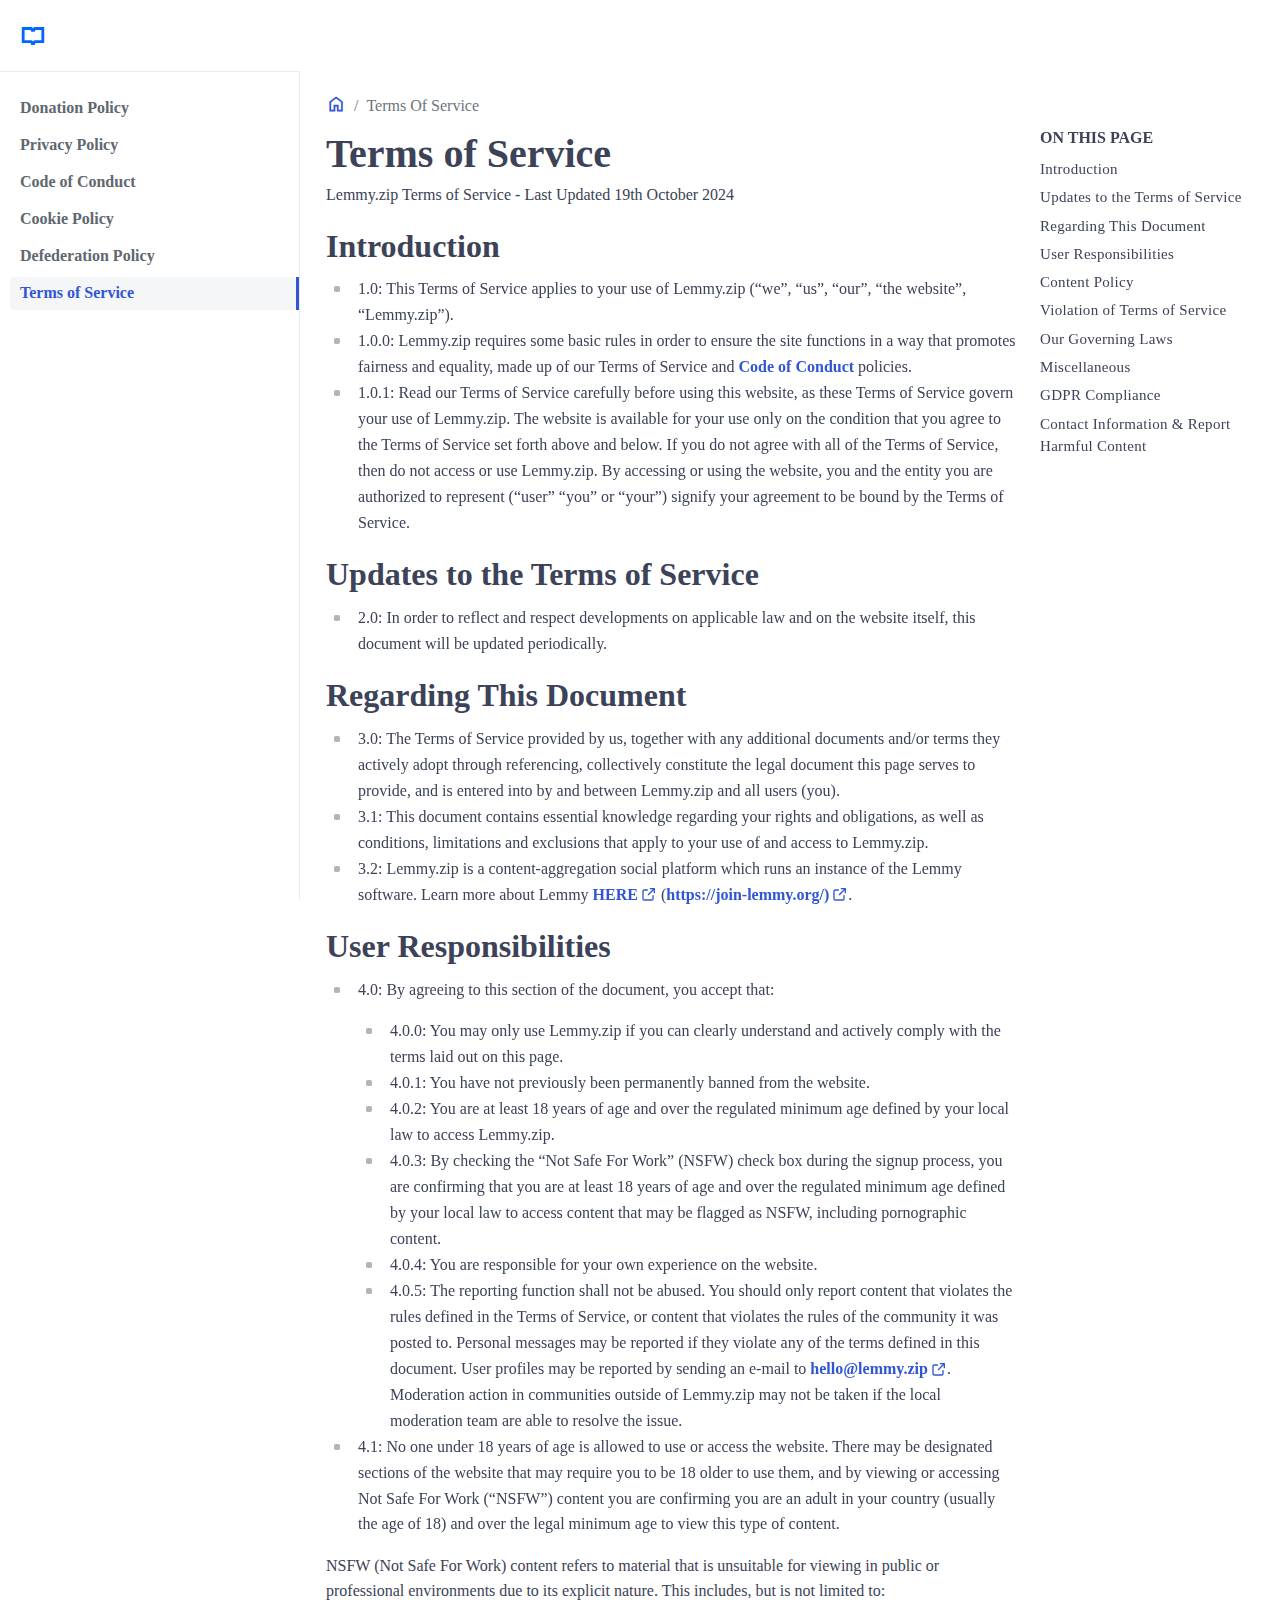
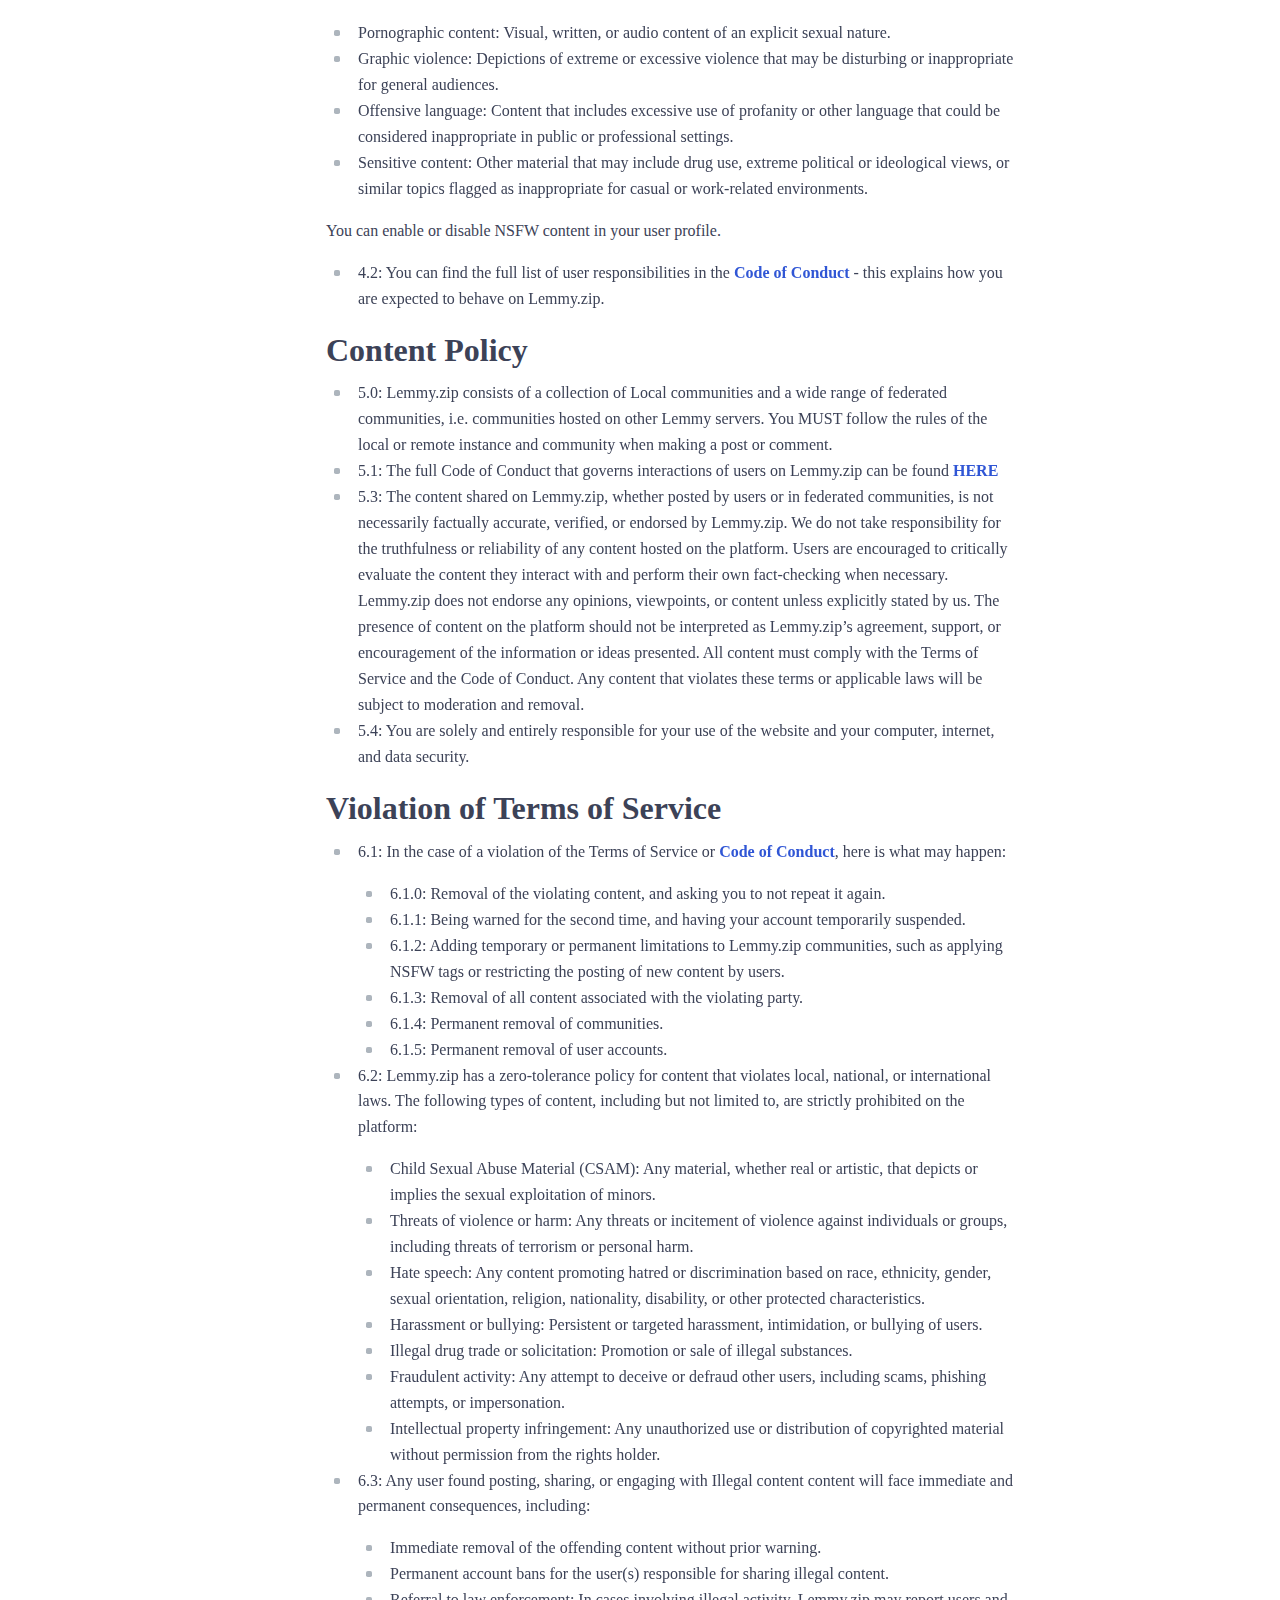
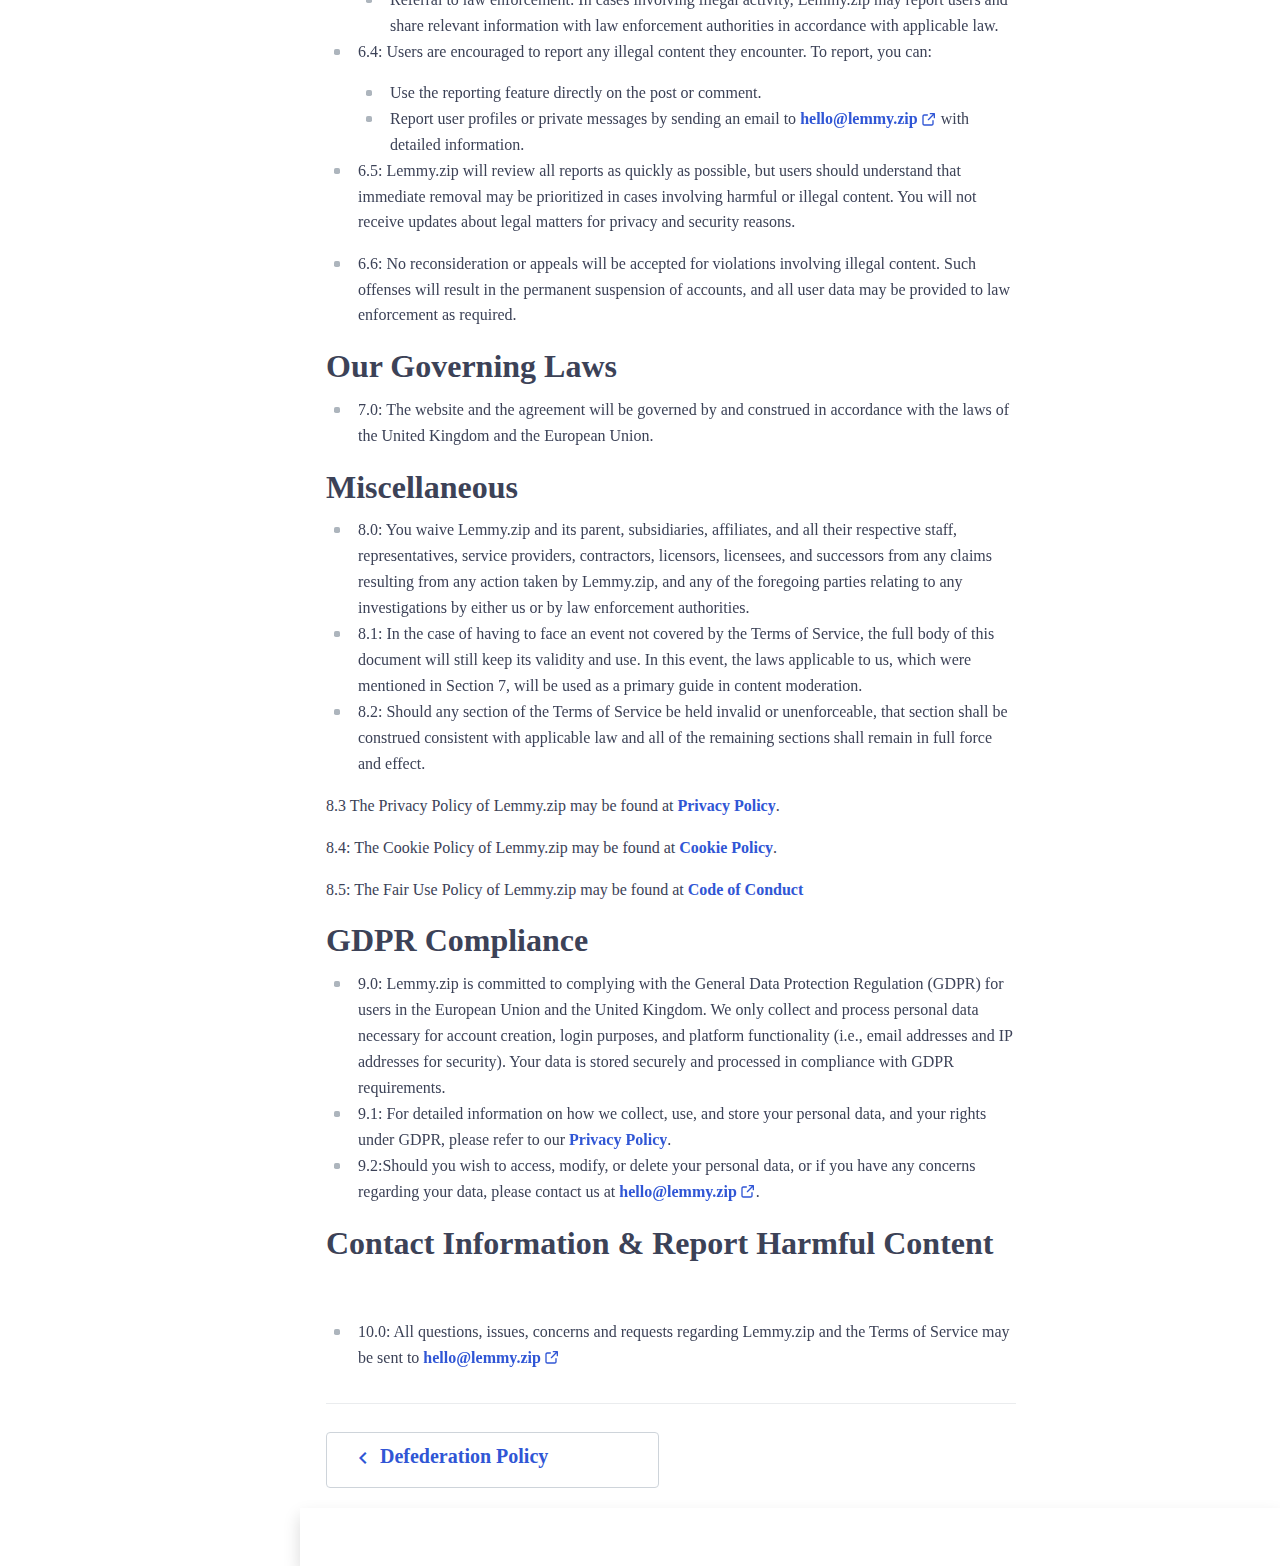
<file: docs/terms_of_service/index.html>
<!DOCTYPE html>





    

    

    

    

<html lang="en-us"><head>
    <meta charset="utf-8" />
    <title>Terms of Service | Lemmy.zip Legal</title>
    <meta name="viewport" content="width=device-width, initial-scale=1.0">
    <meta name="description" content="The legal agreement between Lemmy.zip and you.">
    <meta name="keywords" content="Documentation, Hugo, Hugo Theme, Bootstrap" />
    <meta name="author" content="Colin Wilson - Lotus Labs" />
    <meta name="email" content="support@aigis.uk" />
    <meta name="website" content="https://lotusdocs.dev" />
    <meta name="Version" content="v0.1.0" />
    
    <link rel="icon" href="https://legal.lemmy.zip/favicon.ico" sizes="any">
<link rel="icon" type="image/svg+xml" href="https://legal.lemmy.zip/favicon.svg">
<link rel="apple-touch-icon" sizes="180x180" href="https://legal.lemmy.zip/apple-touch-icon.png">
<link rel="icon" type="image/png" sizes="32x32" href="https://legal.lemmy.zip/favicon-32x32.png">
<link rel="icon" type="image/png" sizes="16x16" href="https://legal.lemmy.zip/favicon-16x16.png">
<link rel="manifest" crossorigin="use-credentials" href="https://legal.lemmy.zip/site.webmanifest">
<meta property="og:title" content="Terms of Service" />
<meta property="og:description" content="The legal agreement between Lemmy.zip and you." />
<meta property="og:type" content="article" />
<meta property="og:url" content="https://legal.lemmy.zip/docs/terms_of_service/" /><meta property="og:image" content="https://legal.lemmy.zip/opengraph/card-base-2_hu06b1a92291a380a0d2e0ec03dab66b2f_17642_filter_2769648787050139764.png"/><meta property="article:section" content="docs" />
<meta property="article:published_time" content="2023-11-03T23:19:53+00:00" />
<meta property="article:modified_time" content="2023-11-03T23:19:53+00:00" />
<meta name="twitter:card" content="summary_large_image"/>
<meta name="twitter:image" content="https://legal.lemmy.zip/opengraph/card-base-2_hu06b1a92291a380a0d2e0ec03dab66b2f_17642_filter_2769648787050139764.png"/>
<meta name="twitter:title" content="Terms of Service"/>
<meta name="twitter:description" content="The legal agreement between Lemmy.zip and you."/>

    
    <script>(()=>{var t=window.matchMedia&&window.matchMedia("(prefers-color-scheme: dark)").matches,e=localStorage.getItem("theme");t&&e===null&&(localStorage.setItem("theme","dark"),document.documentElement.setAttribute("data-dark-mode","")),t&&e==="dark"&&document.documentElement.setAttribute("data-dark-mode",""),e==="dark"&&document.documentElement.setAttribute("data-dark-mode","")})()</script>
    
    
            
                
                <script type="text/javascript" src="https://legal.lemmy.zip/docs/js/flexsearch.bundle.min.70b92c4c5202c26b45d7aa43e130e8440032cac751b9b9206ddba2052699286ac95beb01bb7f975514cc694a019a03c8.js" integrity="sha384-cLksTFICwmtF16pD4TDoRAAyysdRubkgbduiBSaZKGrJW&#43;sBu3&#43;XVRTMaUoBmgPI" crossorigin="anonymous"></script>
                
        
    
    

    <link rel="stylesheet" href="/docs/scss/style.min.5794fff59294d6a2cf8ca2b6e8faf30eb4e2025d55be97dec3f016dc5f8ef873d183f11c8adf2eb6828b6de78f8d9a9e.css" integrity="sha384-V5T/9ZKU1qLPjKK26PrzDrTiAl1Vvpfew/AW3F&#43;O&#43;HPRg/Ecit8utoKLbeePjZqe"crossorigin="anonymous">
    
    
    
    </head>
<body>
        <div class="content">
            <div class="page-wrapper toggled">
<nav id="sidebar" class="sidebar-wrapper">
    <div class="sidebar-brand">
        <a href='/' aria-label="HomePage" alt="HomePage">
            
                <?xml version="1.0" encoding="UTF-8"?><svg id="Layer_1" xmlns="http://www.w3.org/2000/svg" viewBox="0 0 250 250"><path d="m143,39.5c-18,0-18,18-18,18,0,0,0-18-18-18H22c-2.76,0-5,2.24-5,5v143c0,2.76,2.24,5,5,5h76c7.2,0,8.64,11.52,8.93,16.13.07,1.05.95,1.87,2,1.87h32.14c1.06,0,1.94-.82,2-1.87.29-4.61,1.73-16.13,8.93-16.13h76c2.76,0,5-2.24,5-5V44.5c0-2.76-2.24-5-5-5h-85Zm63,123.5c0,1.38-1.12,2.5-2.5,2.5h-60.5c-18,0-18,18-18,18,0,0,0-18-18-18h-60.5c-1.38,0-2.5-1.12-2.5-2.5v-94c0-1.38,1.12-2.5,2.5-2.5h51.5c7.2,0,8.64,11.52,8.93,16.13.07,1.05.95,1.87,2,1.87h32.14c1.06,0,1.94-.82,2-1.87.29-4.61,1.73-16.13,8.93-16.13h51.5c1.38,0,2.5,1.12,2.5,2.5v94Z" style="fill:#06f;"/></svg>
            
        </a>
    </div>
    <div class="sidebar-content" style="height: calc(100% - 131px);">
        <ul class="sidebar-menu">
            
                
                
                    
                        
                        <li class="">
                            <a class="sidebar-root-link" href="https://legal.lemmy.zip/docs/donations/">
                                
                                Donation Policy
                            </a>
                        </li>
                    
                
                    
                        
                        <li class="">
                            <a class="sidebar-root-link" href="https://legal.lemmy.zip/docs/privacy_policy/">
                                
                                Privacy Policy
                            </a>
                        </li>
                    
                
                    
                        
                        <li class="">
                            <a class="sidebar-root-link" href="https://legal.lemmy.zip/docs/code_of_conduct/">
                                
                                Code of Conduct
                            </a>
                        </li>
                    
                
                    
                        
                        <li class="">
                            <a class="sidebar-root-link" href="https://legal.lemmy.zip/docs/cookie_policy/">
                                
                                Cookie Policy
                            </a>
                        </li>
                    
                
                    
                        
                        <li class="">
                            <a class="sidebar-root-link" href="https://legal.lemmy.zip/docs/defederation_policy/">
                                
                                Defederation Policy
                            </a>
                        </li>
                    
                
                    
                        
                        <li class="current">
                            <a class="sidebar-root-link" href="https://legal.lemmy.zip/docs/terms_of_service/">
                                
                                Terms of Service
                            </a>
                        </li>
                    
                
            
        </ul>
        
    </div>
    
        <ul class="sidebar-footer list-unstyled mb-0">
            
        </ul>
    
</nav>

                    <main class="page-content bg-transparent">
                            <div class="container-fluid">
                                <div class="layout-spacing">
                                    
                                        <div class="d-md-flex justify-content-between align-items-center"><nav aria-label="breadcrumb" class="d-inline-block pb-2 mt-1 mt-sm-0">
    <ul id="breadcrumbs" class="breadcrumb bg-transparent mb-0" itemscope itemtype="https://schema.org/BreadcrumbList">
        
            
                <li class="breadcrumb-item text-capitalize active" aria-current="page" itemprop="itemListElement" itemscope itemtype="https://schema.org/ListItem">
                    <a itemprop="item" href="/docs/">
                        <i class="material-icons size-20 align-text-bottom" itemprop="name">Home</i>
                    </a>
                    <meta itemprop="position" content='1' />
                </li>
            
        
            <li class="breadcrumb-item text-capitalize active" itemprop="itemListElement" itemscope itemtype="https://schema.org/ListItem">
                <span itemprop="name">Terms of Service</span>
                <meta itemprop="position" content='2' />
            </li>
        
    </ul>
</nav></div>
                                    
                                    <div class="row flex-xl-nowrap">
                                        
                                        <div class="docs-toc col-xl-3    d-xl-block"><toc>
    <div class="fw-bold text-uppercase mb-2">On this page</div>
    <nav id="TableOfContents">
  <ul>
    <li><a href="#introduction">Introduction</a></li>
    <li><a href="#updates-to-the-terms-of-service">Updates to the Terms of Service</a></li>
    <li><a href="#regarding-this-document">Regarding This Document</a></li>
    <li><a href="#user-responsibilities">User Responsibilities</a></li>
    <li><a href="#content-policy">Content Policy</a></li>
    <li><a href="#violation-of-terms-of-service">Violation of Terms of Service</a></li>
    <li><a href="#our-governing-laws">Our Governing Laws</a></li>
    <li><a href="#miscellaneous">Miscellaneous</a></li>
    <li><a href="#gdpr-compliance">GDPR Compliance</a></li>
    <li><a href="#contact-information--report-harmful-content">Contact Information &amp; Report Harmful Content</a></li>
  </ul>
</nav>
    </toc></div>
                                        
                                        
                                        <div class="docs-toc-mobile    d-print-none d-xl-none">
                                            <button id="toc-dropdown-btn" class="btn-secondary dropdown-toggle" type="button" data-bs-toggle="dropdown" data-bs-offset="0,0" aria-expanded="false">
                                                Table of Contents
                                            </button>
<nav id="toc-mobile">
  <ul class="dropdown-menu">
    <li><a href="#introduction">Introduction</a></li>
    <li><a href="#updates-to-the-terms-of-service">Updates to the Terms of Service</a></li>
    <li><a href="#regarding-this-document">Regarding This Document</a></li>
    <li><a href="#user-responsibilities">User Responsibilities</a></li>
    <li><a href="#content-policy">Content Policy</a></li>
    <li><a href="#violation-of-terms-of-service">Violation of Terms of Service</a></li>
    <li><a href="#our-governing-laws">Our Governing Laws</a></li>
    <li><a href="#miscellaneous">Miscellaneous</a></li>
    <li><a href="#gdpr-compliance">GDPR Compliance</a></li>
    <li><a href="#contact-information--report-harmful-content">Contact Information &amp; Report Harmful Content</a></li>
  </ul>
</nav></div>
                                        <div class="docs-content col-12 col-xl-9 mt-0">
                                            <div class="mb-0 d-flex">
                                                
                                                <h1 class="content-title mb-0">
                                                    Terms of Service
                                                    
                                                </h1>
                                            </div>
                                            
                                            <div id="content" class="main-content" >
                                                
    
    <div data-prismjs-copy="" data-prismjs-copy-success="" data-prismjs-copy-error="">
        <p>Lemmy.zip Terms of Service - Last Updated 19th October 2024</p>
<h2 id="introduction">Introduction <a href="#introduction" class="anchor" aria-hidden="true"><i class="material-icons align-middle">link</i></a></h2><ul>
<li>1.0: This Terms of Service applies to your use of Lemmy.zip (&ldquo;we&rdquo;, &ldquo;us&rdquo;, &ldquo;our&rdquo;, &ldquo;the website&rdquo;, &ldquo;Lemmy.zip&rdquo;). ​</li>
<li>1.0.0: Lemmy.zip requires some basic rules in order to ensure the site functions in a way that promotes fairness and equality, made up of our Terms of Service and <a href="/docs/code_of_conduct/">Code of Conduct</a> policies.</li>
<li>1.0.1: Read our Terms of Service carefully before using this website, as these Terms of Service govern your use of Lemmy.zip. The website is available for your use only on the condition that you agree to the Terms of Service set forth above and below. If you do not agree with all of the Terms of Service, then do not access or use Lemmy.zip. By accessing or using the website, you and the entity you are authorized to represent (“user” &ldquo;you&rdquo; or &ldquo;your&rdquo;) signify your agreement to be bound by the Terms of Service. ​</li>
</ul>
<h2 id="updates-to-the-terms-of-service">Updates to the Terms of Service <a href="#updates-to-the-terms-of-service" class="anchor" aria-hidden="true"><i class="material-icons align-middle">link</i></a></h2><ul>
<li>2.0: In order to reflect and respect developments on applicable law and on the website itself, this document will be updated periodically.</li>
</ul>
<h2 id="regarding-this-document">Regarding This Document <a href="#regarding-this-document" class="anchor" aria-hidden="true"><i class="material-icons align-middle">link</i></a></h2><ul>
<li>3.0: The Terms of Service provided by us, together with any additional documents and/or terms they actively adopt through referencing, collectively constitute the legal document this page serves to provide, and is entered into by and between Lemmy.zip and all users (you).</li>
<li>3.1: This document contains essential knowledge regarding your rights and obligations, as well as conditions, limitations and exclusions that apply to your use of and access to Lemmy.zip.</li>
<li>3.2: Lemmy.zip is a content-aggregation social platform which runs an instance of the Lemmy software. Learn more about Lemmy <a href="https://join-lemmy.org/" rel="external" target="_blank">HERE<svg width="16" height="16" viewBox="0 0 24 24" xmlns="http://www.w3.org/2000/svg"><path fill="currentColor" d="M14 5c-.552 0-1-.448-1-1s.448-1 1-1h6c.552 0 1 .448 1 1v6c0 .552-.448 1-1 1s-1-.448-1-1v-3.586l-7.293 7.293c-.391.39-1.024.39-1.414 0-.391-.391-.391-1.024 0-1.414l7.293-7.293h-3.586zm-9 2c-.552 0-1 .448-1 1v11c0 .552.448 1 1 1h11c.552 0 1-.448 1-1v-4.563c0-.552.448-1 1-1s1 .448 1 1v4.563c0 1.657-1.343 3-3 3h-11c-1.657 0-3-1.343-3-3v-11c0-1.657 1.343-3 3-3h4.563c.552 0 1 .448 1 1s-.448 1-1 1h-4.563z"/></svg></a> (<a href="https://join-lemmy.org/)" rel="external" target="_blank">https://join-lemmy.org/)<svg width="16" height="16" viewBox="0 0 24 24" xmlns="http://www.w3.org/2000/svg"><path fill="currentColor" d="M14 5c-.552 0-1-.448-1-1s.448-1 1-1h6c.552 0 1 .448 1 1v6c0 .552-.448 1-1 1s-1-.448-1-1v-3.586l-7.293 7.293c-.391.39-1.024.39-1.414 0-.391-.391-.391-1.024 0-1.414l7.293-7.293h-3.586zm-9 2c-.552 0-1 .448-1 1v11c0 .552.448 1 1 1h11c.552 0 1-.448 1-1v-4.563c0-.552.448-1 1-1s1 .448 1 1v4.563c0 1.657-1.343 3-3 3h-11c-1.657 0-3-1.343-3-3v-11c0-1.657 1.343-3 3-3h4.563c.552 0 1 .448 1 1s-.448 1-1 1h-4.563z"/></svg></a>.</li>
</ul>
<h2 id="user-responsibilities">User Responsibilities <a href="#user-responsibilities" class="anchor" aria-hidden="true"><i class="material-icons align-middle">link</i></a></h2><ul>
<li>
<p>4.0: By agreeing to this section of the document, you accept that:</p>
<ul>
<li>4.0.0: You may only use Lemmy.zip if you can clearly understand and actively comply with the terms laid out on this page.</li>
<li>4.0.1: You have not previously been permanently banned from the website.</li>
<li>4.0.2: You are at least 18 years of age and over the regulated minimum age defined by your local law to access Lemmy.zip.</li>
<li>4.0.3: By checking the &ldquo;Not Safe For Work&rdquo; (NSFW) check box during the signup process, you are confirming that you are at least 18 years of age and over the regulated minimum age defined by your local law to access content that may be flagged as NSFW, including pornographic content.</li>
<li>4.0.4: You are responsible for your own experience on the website.</li>
<li>4.0.5: The reporting function shall not be abused. You should only report content that violates the rules defined in the Terms of Service, or content that violates the rules of the community it was posted to. Personal messages may be reported if they violate any of the terms defined in this document. User profiles may be reported by sending an e-mail to <a href="mailto:hello@lemmy.zip" rel="external" target="_blank">hello@lemmy.zip<svg width="16" height="16" viewBox="0 0 24 24" xmlns="http://www.w3.org/2000/svg"><path fill="currentColor" d="M14 5c-.552 0-1-.448-1-1s.448-1 1-1h6c.552 0 1 .448 1 1v6c0 .552-.448 1-1 1s-1-.448-1-1v-3.586l-7.293 7.293c-.391.39-1.024.39-1.414 0-.391-.391-.391-1.024 0-1.414l7.293-7.293h-3.586zm-9 2c-.552 0-1 .448-1 1v11c0 .552.448 1 1 1h11c.552 0 1-.448 1-1v-4.563c0-.552.448-1 1-1s1 .448 1 1v4.563c0 1.657-1.343 3-3 3h-11c-1.657 0-3-1.343-3-3v-11c0-1.657 1.343-3 3-3h4.563c.552 0 1 .448 1 1s-.448 1-1 1h-4.563z"/></svg></a>. Moderation action in communities outside of Lemmy.zip may not be taken if the local moderation team are able to resolve the issue.</li>
</ul>
</li>
<li>
<p>4.1: No one under 18 years of age is allowed to use or access the website. There may be designated sections of the website that may require you to be 18 older to use them, and by viewing or accessing Not Safe For Work (&ldquo;NSFW&rdquo;) content you are confirming you are an adult in your country (usually the age of 18) and over the legal minimum age to view this type of content.</p>
</li>
</ul>
<p>NSFW (Not Safe For Work) content refers to material that is unsuitable for viewing in public or professional environments due to its explicit nature. This includes, but is not limited to:</p>
<ul>
<li>Pornographic content: Visual, written, or audio content of an explicit sexual nature.</li>
<li>Graphic violence: Depictions of extreme or excessive violence that may be disturbing or inappropriate for general audiences.</li>
<li>Offensive language: Content that includes excessive use of profanity or other language that could be considered inappropriate in public or professional settings.</li>
<li>Sensitive content: Other material that may include drug use, extreme political or ideological views, or similar topics flagged as inappropriate for casual or work-related environments.</li>
</ul>
<p>You can enable or disable NSFW content in your user profile.</p>
<ul>
<li>4.2: You can find the full list of user responsibilities in the <a href="/docs/code_of_conduct/">Code of Conduct</a> - this explains how you are expected to behave on Lemmy.zip.</li>
</ul>
<h2 id="content-policy">Content Policy <a href="#content-policy" class="anchor" aria-hidden="true"><i class="material-icons align-middle">link</i></a></h2><ul>
<li>5.0: Lemmy.zip consists of a collection of Local communities and a wide range of federated communities, i.e. communities hosted on other Lemmy servers. You MUST follow the rules of the local or remote instance and community when making a post or comment.</li>
<li>5.1: The full Code of Conduct that governs interactions of users on Lemmy.zip can be found <a href="/docs/code_of_conduct/">HERE</a></li>
<li>5.3: The content shared on Lemmy.zip, whether posted by users or in federated communities, is not necessarily factually accurate, verified, or endorsed by Lemmy.zip. We do not take responsibility for the truthfulness or reliability of any content hosted on the platform. Users are encouraged to critically evaluate the content they interact with and perform their own fact-checking when necessary. Lemmy.zip does not endorse any opinions, viewpoints, or content unless explicitly stated by us. The presence of content on the platform should not be interpreted as Lemmy.zip&rsquo;s agreement, support, or encouragement of the information or ideas presented. All content must comply with the Terms of Service and the Code of Conduct. Any content that violates these terms or applicable laws will be subject to moderation and removal.</li>
<li>5.4: You are solely and entirely responsible for your use of the website and your computer, internet, and data security.</li>
</ul>
<h2 id="violation-of-terms-of-service">Violation of Terms of Service <a href="#violation-of-terms-of-service" class="anchor" aria-hidden="true"><i class="material-icons align-middle">link</i></a></h2><ul>
<li>
<p>6.1: In the case of a violation of the Terms of Service or <a href="/docs/code_of_conduct/">Code of Conduct</a>, here is what may happen:</p>
<ul>
<li>6.1.0: Removal of the violating content, and asking you to not repeat it again.</li>
<li>6.1.1: Being warned for the second time, and having your account temporarily suspended.</li>
<li>6.1.2: Adding temporary or permanent limitations to Lemmy.zip communities, such as applying NSFW tags or restricting the posting of new content by users.</li>
<li>6.1.3: Removal of all content associated with the violating party.</li>
<li>6.1.4: Permanent removal of communities.</li>
<li>6.1.5: Permanent removal of user accounts.</li>
</ul>
</li>
<li>
<p>6.2: Lemmy.zip has a zero-tolerance policy for content that violates local, national, or international laws. The following types of content, including but not limited to, are strictly prohibited on the platform:</p>
<ul>
<li>Child Sexual Abuse Material (CSAM): Any material, whether real or artistic, that depicts or implies the sexual exploitation of minors.</li>
<li>Threats of violence or harm: Any threats or incitement of violence against individuals or groups, including threats of terrorism or personal harm.</li>
<li>Hate speech: Any content promoting hatred or discrimination based on race, ethnicity, gender, sexual orientation, religion, nationality, disability, or other protected characteristics.</li>
<li>Harassment or bullying: Persistent or targeted harassment, intimidation, or bullying of users.</li>
<li>Illegal drug trade or solicitation: Promotion or sale of illegal substances.</li>
<li>Fraudulent activity: Any attempt to deceive or defraud other users, including scams, phishing attempts, or impersonation.</li>
<li>Intellectual property infringement: Any unauthorized use or distribution of copyrighted material without permission from the rights holder.</li>
</ul>
</li>
<li>
<p>6.3: Any user found posting, sharing, or engaging with Illegal content content will face immediate and permanent consequences, including:</p>
<ul>
<li>Immediate removal of the offending content without prior warning.</li>
<li>Permanent account bans for the user(s) responsible for sharing illegal content.</li>
<li>Referral to law enforcement: In cases involving illegal activity, Lemmy.zip may report users and share relevant information with law enforcement authorities in accordance with applicable law.</li>
</ul>
</li>
<li>
<p>6.4: Users are encouraged to report any illegal content they encounter. To report, you can:</p>
<ul>
<li>Use the reporting feature directly on the post or comment.</li>
<li>Report user profiles or private messages by sending an email to <a href="mailto:hello@lemmy.zip" rel="external" target="_blank">hello@lemmy.zip<svg width="16" height="16" viewBox="0 0 24 24" xmlns="http://www.w3.org/2000/svg"><path fill="currentColor" d="M14 5c-.552 0-1-.448-1-1s.448-1 1-1h6c.552 0 1 .448 1 1v6c0 .552-.448 1-1 1s-1-.448-1-1v-3.586l-7.293 7.293c-.391.39-1.024.39-1.414 0-.391-.391-.391-1.024 0-1.414l7.293-7.293h-3.586zm-9 2c-.552 0-1 .448-1 1v11c0 .552.448 1 1 1h11c.552 0 1-.448 1-1v-4.563c0-.552.448-1 1-1s1 .448 1 1v4.563c0 1.657-1.343 3-3 3h-11c-1.657 0-3-1.343-3-3v-11c0-1.657 1.343-3 3-3h4.563c.552 0 1 .448 1 1s-.448 1-1 1h-4.563z"/></svg></a> with detailed information.</li>
</ul>
</li>
<li>
<p>6.5: Lemmy.zip will review all reports as quickly as possible, but users should understand that immediate removal may be prioritized in cases involving harmful or illegal content. You will not receive updates about legal matters for privacy and security reasons.</p>
</li>
<li>
<p>6.6: No reconsideration or appeals will be accepted for violations involving illegal content. Such offenses will result in the permanent suspension of accounts, and all user data may be provided to law enforcement as required.</p>
</li>
</ul>
<h2 id="our-governing-laws">Our Governing Laws <a href="#our-governing-laws" class="anchor" aria-hidden="true"><i class="material-icons align-middle">link</i></a></h2><ul>
<li>7.0: The website and the agreement will be governed by and construed in accordance with the laws of the United Kingdom and the European Union.</li>
</ul>
<h2 id="miscellaneous">Miscellaneous <a href="#miscellaneous" class="anchor" aria-hidden="true"><i class="material-icons align-middle">link</i></a></h2><ul>
<li>8.0: You waive Lemmy.zip and its parent, subsidiaries, affiliates, and all their respective staff, representatives, service providers, contractors, licensors, licensees, and successors from any claims resulting from any action taken by Lemmy.zip, and any of the foregoing parties relating to any investigations by either us or by law enforcement authorities.</li>
<li>8.1: In the case of having to face an event not covered by the Terms of Service, the full body of this document will still keep its validity and use. In this event, the laws applicable to us, which were mentioned in Section 7, will be used as a primary guide in content moderation.</li>
<li>8.2: Should any section of the Terms of Service be held invalid or unenforceable, that section shall be construed consistent with applicable law and all of the remaining sections shall remain in full force and effect.</li>
</ul>
<p>8.3 The Privacy Policy of Lemmy.zip may be found at <a href="/docs/privacy_policy/">Privacy Policy</a>.</p>
<p>8.4: The Cookie Policy of Lemmy.zip may be found at <a href="/docs/cookie_policy/">Cookie Policy</a>.</p>
<p>8.5: The Fair Use Policy of Lemmy.zip may be found at <a href="/docs/code_of_conduct/">Code of Conduct</a></p>
<h2 id="gdpr-compliance">GDPR Compliance <a href="#gdpr-compliance" class="anchor" aria-hidden="true"><i class="material-icons align-middle">link</i></a></h2><ul>
<li>9.0: Lemmy.zip is committed to complying with the General Data Protection Regulation (GDPR) for users in the European Union and the United Kingdom. We only collect and process personal data necessary for account creation, login purposes, and platform functionality (i.e., email addresses and IP addresses for security). Your data is stored securely and processed in compliance with GDPR requirements.</li>
<li>9.1: For detailed information on how we collect, use, and store your personal data, and your rights under GDPR, please refer to our <a href="/docs/privacy_policy/">Privacy Policy</a>.</li>
<li>9.2:Should you wish to access, modify, or delete your personal data, or if you have any concerns regarding your data, please contact us at <a href="mailto:hello@lemmy.zip" rel="external" target="_blank">hello@lemmy.zip<svg width="16" height="16" viewBox="0 0 24 24" xmlns="http://www.w3.org/2000/svg"><path fill="currentColor" d="M14 5c-.552 0-1-.448-1-1s.448-1 1-1h6c.552 0 1 .448 1 1v6c0 .552-.448 1-1 1s-1-.448-1-1v-3.586l-7.293 7.293c-.391.39-1.024.39-1.414 0-.391-.391-.391-1.024 0-1.414l7.293-7.293h-3.586zm-9 2c-.552 0-1 .448-1 1v11c0 .552.448 1 1 1h11c.552 0 1-.448 1-1v-4.563c0-.552.448-1 1-1s1 .448 1 1v4.563c0 1.657-1.343 3-3 3h-11c-1.657 0-3-1.343-3-3v-11c0-1.657 1.343-3 3-3h4.563c.552 0 1 .448 1 1s-.448 1-1 1h-4.563z"/></svg></a>.</li>
</ul>
<h2 id="contact-information--report-harmful-content">Contact Information &amp; Report Harmful Content <a href="#contact-information--report-harmful-content" class="anchor" aria-hidden="true"><i class="material-icons align-middle">link</i></a></h2><ul>
<li>10.0: All questions, issues, concerns and requests regarding Lemmy.zip and the Terms of Service may be sent to <a href="mailto:hello@lemmy.zip" rel="external" target="_blank">hello@lemmy.zip<svg width="16" height="16" viewBox="0 0 24 24" xmlns="http://www.w3.org/2000/svg"><path fill="currentColor" d="M14 5c-.552 0-1-.448-1-1s.448-1 1-1h6c.552 0 1 .448 1 1v6c0 .552-.448 1-1 1s-1-.448-1-1v-3.586l-7.293 7.293c-.391.39-1.024.39-1.414 0-.391-.391-.391-1.024 0-1.414l7.293-7.293h-3.586zm-9 2c-.552 0-1 .448-1 1v11c0 .552.448 1 1 1h11c.552 0 1-.448 1-1v-4.563c0-.552.448-1 1-1s1 .448 1 1v4.563c0 1.657-1.343 3-3 3h-11c-1.657 0-3-1.343-3-3v-11c0-1.657 1.343-3 3-3h4.563c.552 0 1 .448 1 1s-.448 1-1 1h-4.563z"/></svg></a></li>
</ul>

    </div>

    

    
                                            </div>
                                            <div><hr class="doc-hr">
<div id="doc-nav" class="d-print-none">

	<div class="row flex-xl-nowrap ">
	<div class="col-sm-6 pt-2 doc-next">
		<a href="/docs/defederation_policy/">
			<div class="card h-100 my-1">
				<div class="card-body py-2">
                    <p class="card-title fs-5 fw-semibold lh-base mb-0"><i class="material-icons align-middle">navigate_before</i> Defederation Policy</p>
					
				</div>
			</div>
		</a>
        </div>
	</div>
</div></div>
                                        </div>
                                    </div>
                                </div>
                            </div>
<footer class="shadow py-3 d-print-none">
    <div class="container-fluid">
        <div class="row align-items-center">
            <div class="col">
                <div class="text-sm-start text-center mx-md-2">
                    <p class="mb-0">
                        
                        
                    </p>
                </div>
            </div>
        </div>
    </div>
</footer>
</main>
            </div>
        </div>

        
        
        <button onclick="topFunction()" id="back-to-top" aria-label="Back to Top Button" class="back-to-top fs-5"><svg width="24" height="24"><path d="M12,10.224l-6.3,6.3L4.32,15.152,12,7.472l7.68,7.68L18.3,16.528Z" style="fill:#fff"/></svg></button>
        
        

        
        
            <script>(()=>{var e=document.getElementById("mode");e!==null&&(window.matchMedia("(prefers-color-scheme: dark)").addEventListener("change",e=>{e.matches?(localStorage.setItem("theme","dark"),document.documentElement.setAttribute("data-dark-mode","")):(localStorage.setItem("theme","light"),document.documentElement.removeAttribute("data-dark-mode"))}),e.addEventListener("click",()=>{document.documentElement.toggleAttribute("data-dark-mode"),localStorage.setItem("theme",document.documentElement.hasAttribute("data-dark-mode")?"dark":"light")}),localStorage.getItem("theme")==="dark"?document.documentElement.setAttribute("data-dark-mode",""):document.documentElement.removeAttribute("data-dark-mode"))})()</script>
        




    
    
    






    

    <script src="/docs/js/bootstrap.9f291ab8e399b604626feee9ae547877d87146cb0eb4f9e8245d8eae03b09401dc07c12305e01e1373dcdc86e4ddce26.js" integrity="sha384-nykauOOZtgRib&#43;7prlR4d9hxRssOtPnoJF2OrgOwlAHcB8EjBeAeE3Pc3Ibk3c4m"defer></script>


    <script type="text/javascript" src="https://legal.lemmy.zip/docs/js/bundle.min.3cecf7b7f3f7f4ba5cfc78e8cb247920a1223bb8e8ab36df80aad689b9f1e4b36770bbf93c07c32905f3b1b902d79e67.js" integrity="sha384-POz3t/P39Lpc/HjoyyR5IKEiO7joqzbfgKrWibnx5LNncLv5PAfDKQXzsbkC155n" crossorigin="anonymous" defer></script>

        

        
        <script type="module">
    var suggestions = document.getElementById('suggestions');
    var search = document.getElementById('flexsearch');

    const flexsearchContainer = document.getElementById('FlexSearchCollapse');

    const hideFlexsearchBtn = document.getElementById('hideFlexsearch');

    const configObject = { toggle: false }
    const flexsearchContainerCollapse = new Collapse(flexsearchContainer, configObject) 

    if (search !== null) {
        document.addEventListener('keydown', inputFocus);
        flexsearchContainer.addEventListener('shown.bs.collapse', function () {
            search.focus();
        });
        
        var topHeader = document.getElementById("top-header");
        document.addEventListener('click', function(elem) {
            if (!flexsearchContainer.contains(elem.target) && !topHeader.contains(elem.target))
                flexsearchContainerCollapse.hide();
        });
    }

    hideFlexsearchBtn.addEventListener('click', () =>{
        flexsearchContainerCollapse.hide()
    })

    function inputFocus(e) {
        if (e.ctrlKey && e.key === '/') {
            e.preventDefault();
            flexsearchContainerCollapse.toggle();
        }
        if (e.key === 'Escape' ) {
            search.blur();
            
            flexsearchContainerCollapse.hide();
        }
    };

    document.addEventListener('click', function(event) {

    var isClickInsideElement = suggestions.contains(event.target);

    if (!isClickInsideElement) {
        suggestions.classList.add('d-none');
    }

    });

    


    document.addEventListener('keydown',suggestionFocus);

    function suggestionFocus(e) {
    const suggestionsHidden = suggestions.classList.contains('d-none');
    if (suggestionsHidden) return;

    const focusableSuggestions= [...suggestions.querySelectorAll('a')];
    if (focusableSuggestions.length === 0) return;

    const index = focusableSuggestions.indexOf(document.activeElement);

    if (e.key === "ArrowUp") {
        e.preventDefault();
        const nextIndex = index > 0 ? index - 1 : 0;
        focusableSuggestions[nextIndex].focus();
    }
    else if (e.key === "ArrowDown") {
        e.preventDefault();
        const nextIndex= index + 1 < focusableSuggestions.length ? index + 1 : index;
        focusableSuggestions[nextIndex].focus();
    }

    }

    


    (function(){

    var index = new FlexSearch.Document({
        
        tokenize: "forward",
        minlength:  0 ,
        cache:  100 ,
        optimize:  true ,
        document: {
        id: 'id',
        store: [
            "href", "title", "description"
        ],
        index: ["title", "description", "content"]
        }
    });


    


    
    
    
    
    
    
    
    
    
    
    
    
    
    
    
    
    
    
    
    
    
    
    
    
    
    
    
    
    
    
    
    
    
    
    
    
    
    
    
    
    
    
    
    
    
    
    
    
    
    
    


    

    

    index.add(
            {
                id:  0 ,
                href: "\/docs\/donations\/",
                title: "Donation Policy",
                description: "How we handle and spend donations",
                content: "Lemmy.zip Donation Policy - Last Updated 28th January 2024 (Reviewed 19th October 2024)\nIntroduction linkThis policy aims to make clear how we collect and spend donations towards the upkeep of Lemmy.zip. We have created this policy to ensure we remain transparent about how we handle the finances of the site in line with our ethos for the operation of Lemmy.zip\nHow we collect donations linkWe have one primary source of donation collection, which is via OpenCollective. We do not currently accept any other forms of donation. If you recieve messages or links to other sites to donate, these have not come from us. Please report to an admin immediately.\nWe use OpenCollectiv\\e because it has transparency built in at its core, which is something we strive for constantly.\nHow we spend donations linkDonations are ring-fenced for site operation costs only. The funds will not be spent on any other services.\nYou can see how funds are spend on OpenCollective by going to the Expenses tab. All expenses have an invoice uploaded to show expenditure matches up with the reported amounts (give or take currency exchange rates).\nDonation Perks linkWe offer some donation perks to donators. By donating to Lemmy.zip you acknowledge and agree to the following terms regarding donation perks:\nNature of Perks: The perks offered to donors are privileges extended at our discretion and do not constitute a legal right or entitlement. These perks are subject to change in nature or may be discontinued at any time without prior notice. Modification and Withdrawal of Perks: We reserve the right to modify or withdraw these perks at any time. While we endeavor to notify donors of significant changes, this may not always be possible. Abuse of Perks: Perks may be withdrawn from users who misuse them. “Abuse” is defined as (but not limited to) the misuse of the intended use of a perk, undertaking activites that break the laws of UK, EU and Germany using the perks, general harrasment or mistreating of other people using the perks, sharing unauthorised access to the perk with other people, and anything that breaks our Code of Conduct or Terms of Service. The determination of abuse is at our sole discretion. Account Requirement: To access and benefit from these perks, a valid Lemmy.zip account is required. Perks may be withdrawn from users who are banned or have their accounts suspended on Lemmy.zip. Refund Policy: Donations are generally non-refundable. In the event of perk modification or withdrawal, refunds will not be provided. Acknowledgment: By accepting these perks, you acknowledge that you have read, understood, and agreed to these terms and conditions. You don’t need to be an ongoing donator for the below perks - a one-time donation of any amount will unlock the below perks for you.\nYou don’t need to accept the perks immediately, as long as they are available you can choose a perk at any time.\nCurrent Perks linkCurrently we offer the following perks to donators:\nCustom Emoji upload - You can choose a custom emoji to upload to Lemmy.zip that can be used by all users of the server. You can also choose the name and the short code (i.e. :cat:) too. A me.lemmy.zip account. This is a LinkStack account hosted on Lemmy.zip that you can use to share links personal to you. Contact us linkIf you have any issues with perks, or have a great idea for a new perk, please contact us on Lemmy or via email to hello@lemmy.zip\n"
            }
        );
    index.add(
            {
                id:  1 ,
                href: "\/docs\/privacy_policy\/",
                title: "Privacy Policy",
                description: "How we handle your data and keep it safe.",
                content: "Lemmy.zip Privacy Policy - Last Updated 4th November 2023 (Reviewed 19th October 2024)\nIntroduction linkWelcome to Lemmy.zip (“we,” “our,” or “us”). All user data is held in Germany, therefore we are committed to protecting your privacy and handling your personal data in accordance with the General Data Protection Regulation (GDPR). This Privacy Policy explains how we collect, use, and protect your personal data when you use our social media website.\nTopics:\nInformation we collect Legal basis processing Use of personal data How do we store your data? What are your data protection rights? Age restrictions Privacy policies of other websites Retention Policy Changes to our privacy policy How to contact us 1. Information We Collect linkWe collect the following personal data for the purpose of providing access to our website:\nEmail Address: We collect your email address to verify your account’s legitimacy and for login purposes. We may also use it for communication with you. IP Address: We collect your IP address for security and monitoring purposes. Personal information is defined as information relating to natural persons who:\ncan be identified or who are identifiable, directly from the information in question; or who can be indirectly identified from that information in combination with other information. Information automatically collected linkSome information — such as your Internet Protocol (IP) address and/or browser and device characteristics — is collected automatically when you visit the website.\nWe automatically collect certain information when you visit, use, or navigate the website. This information does not reveal your specific identity (like your name or contact information) but may include device and usage information, such as your IP address, browser and device characteristics, operating system, language preferences, referring URLs, device name, country, location, information about how and when you use Lemmy.zip, and other technical information. This information is primarily needed to maintain the security and operation of Lemmy.zip.\nThe information we automatically collect includes:\n-Log and Usage Data. Log and usage data is service-related, diagnostic, usage, and performance information our servers automatically collect when you access or use our Services and which we record in log files. Depending on how you interact with us, this log data may include your IP address, device information, browser type, and settings and information about your activity in the Services (such as the date/time stamps associated with your usage, pages and files viewed, searches, and other actions you take such as which features you use), device event information (such as system activity, error reports (sometimes called “crash dumps”), and hardware settings).\nSensitive Information linkWe do not process any sensitive information.\nAll personal information that you provide to us must be true, complete, and accurate, and you must notify us of any changes to such personal information.\nYou can view our cookie policy HERE\n2. Legal Basis for Processing linkThe General Data Protection Regulation (GDPR) requires us to explain the valid legal basis we rely on in order to process your personal information. As such, we may rely on the following to process your personal information:\nConsent. We may process your information if you have given us permission (consent) to use your personal information for a specific purpose. You can withdraw your consent at any time. Legal Obligations. We may process your information where we believe it is necessary for compliance with our legal obligations, such as to cooperate with a law enforcement body or regulatory agency, exercise or defend our legal rights, or disclose your information as evidence in litigation in which we are involved. Vital Interests. We may process your information where we believe it is necessary to protect your vital interests or the vital interests of a third party, such as situations involving potential threats to the safety of any person. For users located in Canada:\nWe may process your information if you have given us specific permission (i.e., express consent) to use your personal information for a specific purpose, or in situations where your permission can be inferred (i.e., implied consent). You can withdraw your consent at any time.\nIn some exceptional cases, we may be legally permitted under applicable law to process your information without your consent, including, for example:\nIf collection is clearly in the interests of an individual and consent cannot be obtained in a timely way For investigations and fraud detection and prevention For business transactions provided certain conditions are met If it is contained in a witness statement and the collection is necessary to assess, process, or settle an insurance claim For identifying injured, ill, or deceased persons and communicating with next of kin If we have reasonable grounds to believe an individual has been, is, or may be victim of financial abuse If it is reasonable to expect collection and use with consent would compromise the availability or the accuracy of the information and the collection is reasonable for purposes related to investigating a breach of an agreement or a contravention of the laws of Canada or a province If disclosure is required to comply with a subpoena, warrant, court order, or rules of the court relating to the production of records If it was produced by an individual in the course of their employment, business, or profession and the collection is consistent with the purposes for which the information was produced If the collection is solely for journalistic, artistic, or literary purposes If the information is publicly available and is specified by the regulations 3. Use of personal data linkYou directly provide Lemmy.zip with all of the data we collect. We collect data and process data when you:\nRegister online Voluntarily post a message, create a community or interact with a community on our website or via email. Use or view our website via your browser’s cookies. We use your email address for the following purposes:\nAccount Verification: To verify the legitimacy of your account. Login: To facilitate your login to our website. Communication: To contact you regarding your account or related matters. We do not share your personal data with third parties. However, please note that any content you post on our website is publicly available. Lemmy.zip will share data with other instances as part of the federation process. While this data we share is not intended to be personal identifying information, anything you post on this instance will be federated across the network and may be stored by other servers, so please be careful not to share any personal information that you do not wish to become shared through federation.\nLemmy.zip may also receive your data indirectly from other Lemmy instances. While the data we collect is not intended to be personal identifying information, anything you post on a federated instance will be stored on Lemmy.zips server(s) in line with our data retention policy.\nHarm to Life linkWe may also process a user’s data where we believe there is harm to life. This could include alerting local or foreign emergency services and law enforcement agencies.\n4. How do we store your data? linkWe take the security of your data seriously and have implemented various measures to safeguard your information. Some common security practices we employ include:\nPassword Encryption: Your passwords are securely hashed and encrypted using industry-standard methods. This ensures that even in the event of a breach, your password remains confidential. Secure Data Storage: Our databases are hosted on secure servers with restricted access. They are protected by advanced firewall and intrusion detection systems to prevent unauthorized access. Regular Security Audits: We conduct regular security audits and assessments to identify and mitigate potential vulnerabilities in our systems. Data Backup: We maintain regular data backups to ensure the integrity and availability of your information. Secure Socket Layer (SSL): We use SSL encryption to protect data transmitted between your device and our servers. You can verify this by checking for the padlock icon in your browser’s address bar. Please note that while we employ these security measures, no system can be completely foolproof. We continuously monitor and improve our security practices to adapt to evolving threats and ensure the highest level of protection for your data.\n5. What are your data protection rights? linkLemmy.zip would like to make sure you are fully aware of all of your data protection rights. Every user is entitled to the following:\nThe right to access – You have the right to request Lemmy.zip provides copies of your personal data. We may charge you a small fee for this service. The right to rectification – You have the right to request that Lemmy.zip correct any information you believe is inaccurate. You also have the right to request Lemmy.zip to complete the information you believe is incomplete. The right to erasure – You have the right to request that Lemmy.zip erase your personal data, under certain conditions. The right to restrict processing – You have the right to request that Lemmy.zip restrict the processing of your personal data, under certain conditions. The right to object to processing – You have the right to object to Lemmy.zip’s processing of your personal data, under certain conditions. The right to data portability – You have the right to request that Lemmy.zip transfer the data that we have collected to another organization, or directly to you, under certain conditions. If you make a request, we have one month to respond to you. If you would like to exercise any of these rights, please email us at: hello@lemmy.zip\n6. Age restriction linkUsers must be at least 13 years old to sign up for our website. By using our services, you confirm that you meet this age requirement.\n7. Privacy policies of other websites linkThe Lemmy.zip website contains links to other websites. Our privacy policy applies only to our website, so if you click on a link to another website, you should read their privacy policy.\n8. Retention Policy linkWe will only keep your personal information for as long as it is necessary for the purposes set out in this privacy notice, unless a longer retention period is required or permitted by law (such as tax, accounting, or other legal requirements). No purpose in this notice will require us keeping your personal information for longer than the period of time in which users have an account with us.\nWhen we have no ongoing legitimate business need to process your personal information, we will either delete or anonymize such information, or, if this is not possible (for example, because your personal information has been stored in backup archives), then we will securely store your personal information and isolate it from any further processing until deletion is possible.\n9. Changes to our privacy policy linkLemmy.zip keeps its privacy policy under regular review and places any updates on this web page. This privacy policy was last updated on 4th November 2023.\n10. How to contact us linkIf you have any questions about Lemmy.zip’s privacy policy, the data we hold on you, or you would like to exercise one of your data protection rights, please do not hesitate to contact us.\nEmail us at: hello@lemmy.zip\n"
            }
        );
    index.add(
            {
                id:  2 ,
                href: "\/docs\/code_of_conduct\/",
                title: "Code of Conduct",
                description: "How users are expected to behave on Lemmy.zip. Also known as a Fair Use policy.",
                content: "Lemmy.zip Code of Conduct - Last Updated 12th March 2024 (Reviewed 19th October 2024)\nIntroduction linkThe Code of Conduct applies to all users of Lemmy.zip, and aims to set out how users (Whether local users or remote users) should interact with eachother in order to create a welcoming and respectful online space. This policy also applies to users who are from other instances who interact with Lemmy.zip communities or users when on Lemmy.zip’s server(s). This policy will also be in effect on other Lemmy.zip affilliated platforms, such as Matrix.\nLemmy.zip Code of Conduct linkThe Lemmy.zip Code of Conduct can be summarised as follows:\nPlease abide by the General Code of Conduct at all times. Remember the human! (no harassment, threats, etc.) No ban evasion on Lemmy.zip or on other instances. No endorsement of hate speech No self-advertisements or spam No link-spamming Bots must be proportional No vote manipulation No content against UK law. Any NSFW post must be tagged as NSFW. Remember the Human linkAll interactions on Lemmy.zip should be assumed that the entity on the other end of the interaction is a Human. Therefore we expect that you treat them in the same way that you want to be treated on Lemmy.zip - With respect.\nNo ban evasion linkThis rule applies for both Lemmy.zip and for other Lemmy/Fediverse servers. If you are a Lemmy.zip user and your account is banned from a community (whether that be on Lemmy.zip or on another instance) then you MUST respect that ban. You MUST NOT create a new account on Lemmy.zip or on a different Lemmy/Fediverse server in order to evade the ban. This will result in your original and new account(s) being permanently banned from Lemmy.zip.\nIf you are a remote user (an account that was not created on Lemmy.zip) and you have been banned from a community on Lemmy.zip, then you MUST NOT create an account on a different Lemmy/Fediverse server in order to evade the ban. This will result in us further banning your account from all of Lemmy.zip, and reporting the matter to your home instance(s).\nYou cannot create an account on Lemmy.zip in order to evade a ban your account on a different instance has been given. This will result in use permanently banning both your Lemmy.zip account and your remote account(s) from Lemmy.zip.\nNo endorsement of hate speech linkYou have a responsibility to report hate speech, which may be classed as illegal depending on the severity of the content. Agreeing with, sharing, promoting, or encouraging hate speech will result in a warning or a ban in cases of continued rule breaking.\nNo self-advertising or spam linkAny accounts created in order to only promote a product, brand or idea may be banned at the discretion of the Admins.\nAny accounts created in order to create spam in the network will be banned.\nNo link-spamming linkYou MUST NOT create multiple posts or comments in order to spam a link. This will result in a ban.\nBots must be proportional linkWe are happy for bots to operate on Lemmy.zip, but they must be proportional to the communities they operate in, and not create spam, duplicated posts, or fake interactions. Bots who break these rules will be banned at the discretion of the Admins. The creator(s) must also be aware of the strain some bots can place on the server, any bots found to be negatively affecting the performance of the server will result in the bot AND the operator(s) account(s) being banned.\nNo vote manipulation linkThis applies to Lemmy.zip users interacting with Lemmy.zip content or other server’s content, and it also applies to users from other instances interacting with Lemmy.zip content. This can be from mass upvoting/downvoting the comments of a certain user or on a user’s own posts, or it can be a user who downvotes every post in a community or that a user makes.\nDownvoting content can be a good way to identify low-quality content but, for example, downvoting all new posts in a community would most likely violate this policy.\nBans will be issued at the discretion of the Admins.\nNo content against UK Law linkThe UK has strict laws around hate speech and illegal content posted on the internet. As someone who lives in the UK, I don’t particularly fancy being arrested over someone’s low effort racist/homophobic comment. Therefore all content MUST abide by UK law. If in doubt, check with the Admins. More information can be found HERE. You can also report hate crimes via that website, however the Admins would prefer you let them know first.\nNSFW content tagging linkYou MUST flag any and all content as NSFW. Any content not correctly tagged will be removed, and a warning will be issued. Repeat offenders will face a ban.\nIf you’re unsure if content might be NSFW, please consider if you would want your boss, coworkers, or elderly grandmother to see it. If not, it needs to be tagged NSFW.\nPlease also follow the rules of the community you are posting in, sometimes NSFW also acts as a “Content Warning” outside of the specific NSFW communities.\nSummary linkThe crux of it boils down to:\n- Remember that we are all humans - Don’t be overtly aggressive towards anyone - Try and share ideas, thoughts and criticisms in a constructive way - Tag any NSFW posts as such Any posts or comments that are in breach of these rules will be dealt with, and remediation will occur. Whether that be a warning, temporary ban, or permanent ban.\nContact us linkIf you think a post, comment or message should be removed, please use the report functionality built into Lemmy. If you are unable to report the content, you can email us via hello@lemmy.zip and we will take action.\nLemmy Dev General Code of Conduct linkThe Lemmy Devs have published a General Code of Conduct. The below is a slightly modified version and is the basis for the Lemmy.zip code of conduct - we view these as guidelines to interactions on Lemmy.zip, and we may apply these in addition to the Lemmy.zip Code of Conduct above.\nGeneral Code of Conduct: link We are committed to providing a friendly, safe and welcoming environment for all, regardless of level of experience, gender identity and expression, sexual orientation, disability, personal appearance, body size, race, ethnicity, age, religion, nationality, or other similar characteristic. Please avoid using overtly sexual aliases or other usernames that might detract from a friendly, safe and welcoming environment for all. Please be kind and courteous. There’s no need to be mean or rude. Respect that people have differences of opinion. We will exclude you from interaction if you insult, demean or harass anyone. That is not welcome behavior. We interpret the term “harassment” as including the definition in the Citizen Code of Conduct; if you have any lack of clarity about what might be included in that concept, please read their definition. In particular, we don’t tolerate behavior that excludes people in socially marginalized groups. Private harassment is also unacceptable. No matter who you are, if you feel you have been or are being harassed or made uncomfortable by a community member, please contact one of the Lemmy admin team immediately. Likewise any spamming, trolling, flaming, baiting or other attention-stealing behavior is not welcome. Moderator Code of Conduct linkIf you moderate a community on Lemmy.zip, you have some extra responsibilities you must abide by.\nCommunity Rules linkWhen you create a community, you have the ability to set rules above those posted above. Any rules you post must be in compliance with the above rules. You cannot apply a rule that contradicts the above Lemmy.zip rules. You will recieve a warning and be asked to fix the issue first, but repeat offenders or those who do not take action will be removed as moderators from the community and may face an account ban. The community may also be deleted at the discretion of an Admin.\nReports linkYou have the responsibility to act upon any reports recieved that relate to the content in the community you moderate. You must consider if the content breaches any of the above rules, and if so you must take action to remove that content, and issue warnings or bans in relation to that content.\nModerators should be aware that Admins also receive reports from users, and may take action prior to your involvement, or may override your decision. This is never personal, is rarely done, and is only done to protect the server acting on information that may result in a more severe form of punishment for the user.\nUser bans linkYou have the ability to ban a user if they break the rules in your community. You should not ban a user for their actions in another community, rather this should be reported to the relevant moderators and admins to deal with. Bans should not be used to abuse users or stifle conversations, and where Admins believe bans are being targetted at users as a form of abuse, the moderator will be removed and banned.\nHowever, the Admins will 100% stand behind moderators when they make genuine bans and deal with day to day issues.\nAutomated Tools linkLemmy.zip provides a range of automated tools for moderators to use to help support their communities (such as the RSS feed or autopost feature). These tools are provided with the expectation they will be used in a fair and transparent way. Misuse of these tools, i.e. using these tools in a way that is not intended, targetting users, or creating spam, will result in the community being removed from the moderator and a ban to the moderator’s account. If you’re not sure, ask an Admin first.\nContact us linkIf you want to discuss any aspect of being a moderator, please contact us via Lemmy or email hello@lemmy.zip.\n"
            }
        );
    index.add(
            {
                id:  3 ,
                href: "\/docs\/cookie_policy\/",
                title: "Cookie Policy",
                description: "Cookie Monster said it best: “Me want cookie!”",
                content: "Lemmy.zip Cookie Policy - Last Updated 4th November 2023 (Reviewed 19th October 2024)\nIntroduction linkThis Cookie Policy (“the Cookie Policy”) explains what cookies are and how they might be used when you visit lemmy.zip (“we,““us,” “our,” “the website,” “Lemmy.zip”). “You” means the individual accessing or using the website, or a company, or any legal entity on behalf of which such individual is accessing or using the website, as applicable.\nYou should read this policy so you can understand what type of cookies we use, or the information we collect using cookies and how that information is used. Cookies do not typically contain any information that personally identifies a user, but personal information that we store about you may be linked to the information stored in and obtained from cookies. For further information on how we use, store and keep your personal data secure, see our Privacy Policy. We do not store sensitive personal information, such as mailing addresses, account passwords, etc. in the cookies we use.\nWhat are Cookies? linkCookies are small files that are placed on your computer, mobile device or any other device by a website, containing various bits of information on your interaction with a website. We use cookies on Lemmy.zip, primarily to keep you logged into your account.\nType of Cookies We Use linkCookies can be “persistent” or “session” cookies. Persistent cookies remain on your personal computer or mobile device when you go offline, while session cookies are deleted as soon as You close your web browser. We use both session and persistent cookies for the purposes set out below:\nSession Cookies link Administered by: Us Purpose: These cookies are essential to provide you with services available through the website and to enable you to use some of its features. They help to authenticate users and prevent fraudulent use of user accounts. Without these cookies, the services that you have asked for cannot be provided, and we only use these cookies to provide you with those services. Persistent Cookies link Administered by: Us Purpose: These cookies allow us to remember choices You make when you use the website, such as remembering your login details or language preference. The purpose of these cookies is to provide you with a more personal experience and to avoid you having to re-enter your preferences every time you use the website. Your Choices Regarding Cookies linkIf you prefer to avoid the use of cookies on the website, first you must disable the use of cookies in your browser and then delete the cookies saved in your browser associated with this website. You may use this option for preventing the use of cookies at any time. If you do not accept our cookies, you may experience some inconvenience in your use of the website and some features may not function properly. If you’d like to delete cookies or instruct your web browser to delete or refuse cookies, please visit the help pages of your web browser.\nFor the Chrome web browser, please visit this page from Google: https://support.google.com/accounts/answer/32050\nFor the Microsoft Edge web browser, please visit this page from Microsoft: https://www.microsoft.com/en-us/edge/learning-center/how-to-manage-and-clear-your-cache-and-cookies\nFor the Firefox web browser, please visit this page from Mozilla: https://support.mozilla.org/en-US/kb/delete-cookies-remove-info-websites-stored\nFor the Safari web browser, please visit this page from Apple: https://support.apple.com/guide/safari/manage-cookies-and-website-data-sfri11471/mac\nFor any other web browser, please visit your web browser’s official web pages.\nContact Us linkIf you have any questions about this Cookie Policy, you can contact us by e-mail to hello@lemmy.zip\n"
            }
        );
    index.add(
            {
                id:  4 ,
                href: "\/docs\/defederation_policy\/",
                title: "Defederation Policy",
                description: "How Lemmy.zip handles defederating with other Instances",
                content: "Lemmy.zip Defederation Policy - Last Updated 4th November 2023 (Reviewed 19th October 2024)\nAdministration and Defederation Policy for Lemmy.zip linkThis policy aims to clarify principles for how administration and federation is done on Lemmy.zip. It is intended to be an overview of general guidelines, not a formal set of rules.\nInstance rules linkThis instance has a set of rules which are available in our Code of Conduct and Terms of Service. All users of this instance are expected to follow these rules in all of their activities, including:\nCommunity moderation Posting Commenting Our rules apply even when you’re posting in a community on another instance. For example, this means that you’re not allowed to post advertisement spam using your Lemmy.zip account on any other instance (even if that other instance has no rules).\nEach community hosted on Lemmy.zip is free to have additional rules in addition to our instance wide rules, but instance rules supercede any community rules and must always be enforced.\nResponsibilities linkAdmins link Ensure that there are no communities on lemmy.zip which break lemmy.zip rules Ban lemmy.zip users who break our rules on other instances Ban users who consistently break rules across multiple communities Purge illegal content from lemmy.zip Moderators link Ensure that posts and comments in their communities don’t break rules Ban users from their communities for consistently breaking rules Users link Downvote low quality content Report rule violations ⚠️ Admins are not responsible for censoring content from other instances. ⚠️\nOur rules on other Instances linkIn exceptional cases (illegal or extremely disturbing content), admins will step in and purge the content from Lemmy.zip servers, but in general it is understood that our instance rules do not apply to external users on other instances, and censoring and curating external instances for our users is not a function for Lemmy.zip Admins.\nDefederation linkLemmy is a federated network, so a lot of content will be posted on other instances. It is possible to limit which instances Lemmy.zip is federated with, this is called defederation.\nDefederating another instance has the following effects:\nOur users will stop seeing new posts and comments from users of the defederated instance (on all instances) Users of the defederated instance will stop seeing new posts and comments from our users Users of the defederated instance will be prevented from participating in communities hosted on Lemmy.zip As mentioned above, it is not a goal for Lemmy.zip to censor and curate external instances. While there are certainly instances which contain content that wouldn’t be allowed on this instance, breaking our rules outside of this instance is not by itself enough of a reason for us to defederate other instances.\nWe absolutely will defederate any instance which is posting illegal or extremely questionable content. This is up to the discretion of our Admins. Some concrete examples of instances which we would defederate:\nAn instance which is focused on creating spam in the network An instance which systematically allows large groups of users to break lemmy.zip rules in communities hosted on lemmy.zip An instance which is knowingly spreading CSAM into the federated network Community Vote linkWhere an instance is dedicated to creating questionable content, we won’t immediately defederate but will instead ask the community to vote on what they would like to happen next. We will announce these votes in advance, and users can place their vote during the stated time period.\nIt is important to note that while a vote is driving factor in the choice to defederate, there may be cases where the admins will decide to defederate anyway, against the outcome of a community vote, if remaining federated would jeopardise the Lemmy.zip instance by violating local laws or where remaining federated would bring the instance into disrepute.\nUsers of Lemmy.zip can request a vote at any time by sending a message to an admin, preferably with evidence of the instance’s questionable content, and the administration team will discuss taking it forward to public vote.\nWhat should I do if I see content I don’t like on another instance? link If it’s low quality content, you should always downvote ⬇️ If you think it breaks local rules for the community or instance, then report it and local admins/mods will deal with it Your reports will also reach lemmy.zip admins, so if it’s about illegal content, then we can purge it from lemmy.zip servers If it’s just some user being an idiot, then you can block that specific user (Lemmy.zip admins will not take action in case of external users posting on external communities) If it’s a community dedicated to being awful in some way, then you can block that specific community in your user settings. Defederated Instances linkThis is a list of the Defederated Instances and the reasons behind the defederation. You can also view this by going to https://lemmy.zip/instances and scrolling down until you find the “Blocked Instances” list.\nThreads.net - User Vote burggit.moe - CSAM kbin.cafe - CSAM (No active moderation) rqd2.net - Advocating relationships with minors "
            }
        );
    index.add(
            {
                id:  5 ,
                href: "\/docs\/terms_of_service\/",
                title: "Terms of Service",
                description: "The legal agreement between Lemmy.zip and you.",
                content: "Lemmy.zip Terms of Service - Last Updated 19th October 2024\nIntroduction link 1.0: This Terms of Service applies to your use of Lemmy.zip (“we”, “us”, “our”, “the website”, “Lemmy.zip”). ​ 1.0.0: Lemmy.zip requires some basic rules in order to ensure the site functions in a way that promotes fairness and equality, made up of our Terms of Service and Code of Conduct policies. 1.0.1: Read our Terms of Service carefully before using this website, as these Terms of Service govern your use of Lemmy.zip. The website is available for your use only on the condition that you agree to the Terms of Service set forth above and below. If you do not agree with all of the Terms of Service, then do not access or use Lemmy.zip. By accessing or using the website, you and the entity you are authorized to represent (“user” “you” or “your”) signify your agreement to be bound by the Terms of Service. ​ Updates to the Terms of Service link 2.0: In order to reflect and respect developments on applicable law and on the website itself, this document will be updated periodically. Regarding This Document link 3.0: The Terms of Service provided by us, together with any additional documents and/or terms they actively adopt through referencing, collectively constitute the legal document this page serves to provide, and is entered into by and between Lemmy.zip and all users (you). 3.1: This document contains essential knowledge regarding your rights and obligations, as well as conditions, limitations and exclusions that apply to your use of and access to Lemmy.zip. 3.2: Lemmy.zip is a content-aggregation social platform which runs an instance of the Lemmy software. Learn more about Lemmy HERE (https://join-lemmy.org/). User Responsibilities link 4.0: By agreeing to this section of the document, you accept that:\n4.0.0: You may only use Lemmy.zip if you can clearly understand and actively comply with the terms laid out on this page. 4.0.1: You have not previously been permanently banned from the website. 4.0.2: You are at least 18 years of age and over the regulated minimum age defined by your local law to access Lemmy.zip. 4.0.3: By checking the “Not Safe For Work” (NSFW) check box during the signup process, you are confirming that you are at least 18 years of age and over the regulated minimum age defined by your local law to access content that may be flagged as NSFW, including pornographic content. 4.0.4: You are responsible for your own experience on the website. 4.0.5: The reporting function shall not be abused. You should only report content that violates the rules defined in the Terms of Service, or content that violates the rules of the community it was posted to. Personal messages may be reported if they violate any of the terms defined in this document. User profiles may be reported by sending an e-mail to hello@lemmy.zip. Moderation action in communities outside of Lemmy.zip may not be taken if the local moderation team are able to resolve the issue. 4.1: No one under 18 years of age is allowed to use or access the website. There may be designated sections of the website that may require you to be 18 older to use them, and by viewing or accessing Not Safe For Work (“NSFW”) content you are confirming you are an adult in your country (usually the age of 18) and over the legal minimum age to view this type of content.\nNSFW (Not Safe For Work) content refers to material that is unsuitable for viewing in public or professional environments due to its explicit nature. This includes, but is not limited to:\nPornographic content: Visual, written, or audio content of an explicit sexual nature. Graphic violence: Depictions of extreme or excessive violence that may be disturbing or inappropriate for general audiences. Offensive language: Content that includes excessive use of profanity or other language that could be considered inappropriate in public or professional settings. Sensitive content: Other material that may include drug use, extreme political or ideological views, or similar topics flagged as inappropriate for casual or work-related environments. You can enable or disable NSFW content in your user profile.\n4.2: You can find the full list of user responsibilities in the Code of Conduct - this explains how you are expected to behave on Lemmy.zip. Content Policy link 5.0: Lemmy.zip consists of a collection of Local communities and a wide range of federated communities, i.e. communities hosted on other Lemmy servers. You MUST follow the rules of the local or remote instance and community when making a post or comment. 5.1: The full Code of Conduct that governs interactions of users on Lemmy.zip can be found HERE 5.3: The content shared on Lemmy.zip, whether posted by users or in federated communities, is not necessarily factually accurate, verified, or endorsed by Lemmy.zip. We do not take responsibility for the truthfulness or reliability of any content hosted on the platform. Users are encouraged to critically evaluate the content they interact with and perform their own fact-checking when necessary. Lemmy.zip does not endorse any opinions, viewpoints, or content unless explicitly stated by us. The presence of content on the platform should not be interpreted as Lemmy.zip’s agreement, support, or encouragement of the information or ideas presented. All content must comply with the Terms of Service and the Code of Conduct. Any content that violates these terms or applicable laws will be subject to moderation and removal. 5.4: You are solely and entirely responsible for your use of the website and your computer, internet, and data security. Violation of Terms of Service link 6.1: In the case of a violation of the Terms of Service or Code of Conduct, here is what may happen:\n6.1.0: Removal of the violating content, and asking you to not repeat it again. 6.1.1: Being warned for the second time, and having your account temporarily suspended. 6.1.2: Adding temporary or permanent limitations to Lemmy.zip communities, such as applying NSFW tags or restricting the posting of new content by users. 6.1.3: Removal of all content associated with the violating party. 6.1.4: Permanent removal of communities. 6.1.5: Permanent removal of user accounts. 6.2: Lemmy.zip has a zero-tolerance policy for content that violates local, national, or international laws. The following types of content, including but not limited to, are strictly prohibited on the platform:\nChild Sexual Abuse Material (CSAM): Any material, whether real or artistic, that depicts or implies the sexual exploitation of minors. Threats of violence or harm: Any threats or incitement of violence against individuals or groups, including threats of terrorism or personal harm. Hate speech: Any content promoting hatred or discrimination based on race, ethnicity, gender, sexual orientation, religion, nationality, disability, or other protected characteristics. Harassment or bullying: Persistent or targeted harassment, intimidation, or bullying of users. Illegal drug trade or solicitation: Promotion or sale of illegal substances. Fraudulent activity: Any attempt to deceive or defraud other users, including scams, phishing attempts, or impersonation. Intellectual property infringement: Any unauthorized use or distribution of copyrighted material without permission from the rights holder. 6.3: Any user found posting, sharing, or engaging with Illegal content content will face immediate and permanent consequences, including:\nImmediate removal of the offending content without prior warning. Permanent account bans for the user(s) responsible for sharing illegal content. Referral to law enforcement: In cases involving illegal activity, Lemmy.zip may report users and share relevant information with law enforcement authorities in accordance with applicable law. 6.4: Users are encouraged to report any illegal content they encounter. To report, you can:\nUse the reporting feature directly on the post or comment. Report user profiles or private messages by sending an email to hello@lemmy.zip with detailed information. 6.5: Lemmy.zip will review all reports as quickly as possible, but users should understand that immediate removal may be prioritized in cases involving harmful or illegal content. You will not receive updates about legal matters for privacy and security reasons.\n6.6: No reconsideration or appeals will be accepted for violations involving illegal content. Such offenses will result in the permanent suspension of accounts, and all user data may be provided to law enforcement as required.\nOur Governing Laws link 7.0: The website and the agreement will be governed by and construed in accordance with the laws of the United Kingdom and the European Union. Miscellaneous link 8.0: You waive Lemmy.zip and its parent, subsidiaries, affiliates, and all their respective staff, representatives, service providers, contractors, licensors, licensees, and successors from any claims resulting from any action taken by Lemmy.zip, and any of the foregoing parties relating to any investigations by either us or by law enforcement authorities. 8.1: In the case of having to face an event not covered by the Terms of Service, the full body of this document will still keep its validity and use. In this event, the laws applicable to us, which were mentioned in Section 7, will be used as a primary guide in content moderation. 8.2: Should any section of the Terms of Service be held invalid or unenforceable, that section shall be construed consistent with applicable law and all of the remaining sections shall remain in full force and effect. 8.3 The Privacy Policy of Lemmy.zip may be found at Privacy Policy.\n8.4: The Cookie Policy of Lemmy.zip may be found at Cookie Policy.\n8.5: The Fair Use Policy of Lemmy.zip may be found at Code of Conduct\nGDPR Compliance link 9.0: Lemmy.zip is committed to complying with the General Data Protection Regulation (GDPR) for users in the European Union and the United Kingdom. We only collect and process personal data necessary for account creation, login purposes, and platform functionality (i.e., email addresses and IP addresses for security). Your data is stored securely and processed in compliance with GDPR requirements. 9.1: For detailed information on how we collect, use, and store your personal data, and your rights under GDPR, please refer to our Privacy Policy. 9.2:Should you wish to access, modify, or delete your personal data, or if you have any concerns regarding your data, please contact us at hello@lemmy.zip. Contact Information \u0026 Report Harmful Content link 10.0: All questions, issues, concerns and requests regarding Lemmy.zip and the Terms of Service may be sent to hello@lemmy.zip "
            }
        );
    index.add(
            {
                id:  6 ,
                href: "\/docs\/",
                title: "Docs",
                description: "",
                content: ""
            }
        );
    search.addEventListener('input', show_results, true);

    function show_results(){
        const maxResult =  5 ;
        const minlength =  0 ;
        var searchQuery = sanitizeHTML(this.value);
        var results = index.search(searchQuery, {limit: maxResult, enrich: true});

        
        const flatResults = new Map(); 
        for (const result of results.flatMap(r => r.result)) {
        if (flatResults.has(result.doc.href)) continue;
        flatResults.set(result.doc.href, result.doc);
        }

        suggestions.innerHTML = "";
        suggestions.classList.remove('d-none');

        
        if (searchQuery.length < minlength) {
            const minCharMessage = document.createElement('div')
            minCharMessage.innerHTML = `Please type at least <strong>${minlength}</strong> characters`
            minCharMessage.classList.add("suggestion__no-results");
            suggestions.appendChild(minCharMessage);
            return;
        } else {
            
            if (flatResults.size === 0 && searchQuery) {
                const noResultsMessage = document.createElement('div')
                noResultsMessage.innerHTML = "No results for" + ` "<strong>${searchQuery}</strong>"`
                noResultsMessage.classList.add("suggestion__no-results");
                suggestions.appendChild(noResultsMessage);
                return;
            }
        }

        
        for(const [href, doc] of flatResults) {
            const entry = document.createElement('div');
            suggestions.appendChild(entry);

            const a = document.createElement('a');
            a.href = href;
            entry.appendChild(a);

            const title = document.createElement('span');
            title.textContent = doc.title;
            title.classList.add("suggestion__title");
            a.appendChild(title);

            const description = document.createElement('span');
            description.textContent = doc.description;
            description.classList.add("suggestion__description");
            a.appendChild(description);

            suggestions.appendChild(entry);

            if(suggestions.childElementCount == maxResult) break;
        }
    }
    }());
</script>
        
    </body>
</html>
</file>
<file: docs/scss/style.min.5794fff59294d6a2cf8ca2b6e8faf30eb4e2025d55be97dec3f016dc5f8ef873d183f11c8adf2eb6828b6de78f8d9a9e.css>
@font-face{font-family:material symbols outlined;font-weight:400 700;font-display:block;font-style:normal;src:local("Material Symbols Outlined"),local("Material Icons"),local("MaterialIcons-Outlined"),url(../fonts/material-symbols-outlined.woff2)format("woff2")}:root{--primary:var(--blue);--primary-50:var(--blue-50);--primary-100:var(--blue-100);--primary-200:var(--blue-200);--primary-300:var(--blue-300);--primary-400:var(--blue-400);--primary-800:var(--blue-800);--primary-hsl:var(--blue-500-hsl);--primary-50-hsl:var(--blue-50-hsl);--primary-100-hsl:var(--blue-100-hsl);--primary-200-hsl:var(--blue-200-hsl);--primary-300-hsl:var(--blue-300-hsl);--primary-800-hsl:var(--blue-800-hsl)}/*!* Bootstrap v5.3.3 (https://getbootstrap.com/)
* Copyright 2011-2024 The Bootstrap Authors
* Licensed under MIT (https://github.com/twbs/bootstrap/blob/main/LICENSE)*/:root,[data-bs-theme=light]{--bs-blue:#0d6efd;--bs-indigo:#6610f2;--bs-purple:#6f42c1;--bs-pink:#d63384;--bs-red:#dc3545;--bs-orange:#fd7e14;--bs-yellow:#ffc107;--bs-green:#198754;--bs-teal:#20c997;--bs-cyan:#0dcaf0;--bs-black:#000;--bs-white:#fff;--bs-gray:#6c757d;--bs-gray-dark:#343a40;--bs-gray-100:#f8f9fa;--bs-gray-200:#e9ecef;--bs-gray-300:#dee2e6;--bs-gray-400:#ced4da;--bs-gray-500:#adb5bd;--bs-gray-600:#6c757d;--bs-gray-700:#495057;--bs-gray-800:#343a40;--bs-gray-900:#212529;--bs-primary:#0d6efd;--bs-secondary:#6c757d;--bs-success:#198754;--bs-info:#0dcaf0;--bs-warning:#ffc107;--bs-danger:#dc3545;--bs-light:#f8f9fa;--bs-dark:#212529;--bs-primary-rgb:13, 110, 253;--bs-secondary-rgb:108, 117, 125;--bs-success-rgb:25, 135, 84;--bs-info-rgb:13, 202, 240;--bs-warning-rgb:255, 193, 7;--bs-danger-rgb:220, 53, 69;--bs-light-rgb:248, 249, 250;--bs-dark-rgb:33, 37, 41;--bs-primary-text-emphasis:#052c65;--bs-secondary-text-emphasis:#2b2f32;--bs-success-text-emphasis:#0a3622;--bs-info-text-emphasis:#055160;--bs-warning-text-emphasis:#664d03;--bs-danger-text-emphasis:#58151c;--bs-light-text-emphasis:#495057;--bs-dark-text-emphasis:#495057;--bs-primary-bg-subtle:#cfe2ff;--bs-secondary-bg-subtle:#e2e3e5;--bs-success-bg-subtle:#d1e7dd;--bs-info-bg-subtle:#cff4fc;--bs-warning-bg-subtle:#fff3cd;--bs-danger-bg-subtle:#f8d7da;--bs-light-bg-subtle:#fcfcfd;--bs-dark-bg-subtle:#ced4da;--bs-primary-border-subtle:#9ec5fe;--bs-secondary-border-subtle:#c4c8cb;--bs-success-border-subtle:#a3cfbb;--bs-info-border-subtle:#9eeaf9;--bs-warning-border-subtle:#ffe69c;--bs-danger-border-subtle:#f1aeb5;--bs-light-border-subtle:#e9ecef;--bs-dark-border-subtle:#adb5bd;--bs-white-rgb:255, 255, 255;--bs-black-rgb:0, 0, 0;--bs-font-sans-serif:-apple-system, BlinkMacSystemFont, "Segoe UI", "Roboto", "Helvetica Neue", "Ubuntu";--bs-font-monospace:SFMono-Regular, Menlo, Monaco, Consolas, "Liberation Mono", "Courier New", monospace;--bs-gradient:linear-gradient(180deg, rgba(255, 255, 255, 0.15), rgba(255, 255, 255, 0));--bs-body-font-family:var(--bs-font-sans-serif);--bs-body-font-size:1rem;--bs-body-font-weight:400;--bs-body-line-height:1.5;--bs-body-color:#212529;--bs-body-color-rgb:33, 37, 41;--bs-body-bg:#fff;--bs-body-bg-rgb:255, 255, 255;--bs-emphasis-color:#000;--bs-emphasis-color-rgb:0, 0, 0;--bs-secondary-color:rgba(33, 37, 41, 0.75);--bs-secondary-color-rgb:33, 37, 41;--bs-secondary-bg:#e9ecef;--bs-secondary-bg-rgb:233, 236, 239;--bs-tertiary-color:rgba(33, 37, 41, 0.5);--bs-tertiary-color-rgb:33, 37, 41;--bs-tertiary-bg:#f8f9fa;--bs-tertiary-bg-rgb:248, 249, 250;--bs-heading-color:inherit;--bs-link-color:#0d6efd;--bs-link-color-rgb:13, 110, 253;--bs-link-decoration:underline;--bs-link-hover-color:#0a58ca;--bs-link-hover-color-rgb:10, 88, 202;--bs-code-color:#d63384;--bs-highlight-color:#212529;--bs-highlight-bg:#fff3cd;--bs-border-width:1px;--bs-border-style:solid;--bs-border-color:#dee2e6;--bs-border-color-translucent:rgba(0, 0, 0, 0.175);--bs-border-radius:0.375rem;--bs-border-radius-sm:0.25rem;--bs-border-radius-lg:0.5rem;--bs-border-radius-xl:1rem;--bs-border-radius-xxl:2rem;--bs-border-radius-2xl:var(--bs-border-radius-xxl);--bs-border-radius-pill:50rem;--bs-box-shadow:0 0.5rem 1rem rgba(0, 0, 0, 0.15);--bs-box-shadow-sm:0 0.125rem 0.25rem rgba(0, 0, 0, 0.075);--bs-box-shadow-lg:0 1rem 3rem rgba(0, 0, 0, 0.175);--bs-box-shadow-inset:inset 0 1px 2px rgba(0, 0, 0, 0.075);--bs-focus-ring-width:0.25rem;--bs-focus-ring-opacity:0.25;--bs-focus-ring-color:rgba(13, 110, 253, 0.25);--bs-form-valid-color:#198754;--bs-form-valid-border-color:#198754;--bs-form-invalid-color:#dc3545;--bs-form-invalid-border-color:#dc3545}[data-bs-theme=dark]{color-scheme:dark;--bs-body-color:#dee2e6;--bs-body-color-rgb:222, 226, 230;--bs-body-bg:#212529;--bs-body-bg-rgb:33, 37, 41;--bs-emphasis-color:#fff;--bs-emphasis-color-rgb:255, 255, 255;--bs-secondary-color:rgba(222, 226, 230, 0.75);--bs-secondary-color-rgb:222, 226, 230;--bs-secondary-bg:#343a40;--bs-secondary-bg-rgb:52, 58, 64;--bs-tertiary-color:rgba(222, 226, 230, 0.5);--bs-tertiary-color-rgb:222, 226, 230;--bs-tertiary-bg:#2b3035;--bs-tertiary-bg-rgb:43, 48, 53;--bs-primary-text-emphasis:#6ea8fe;--bs-secondary-text-emphasis:#a7acb1;--bs-success-text-emphasis:#75b798;--bs-info-text-emphasis:#6edff6;--bs-warning-text-emphasis:#ffda6a;--bs-danger-text-emphasis:#ea868f;--bs-light-text-emphasis:#f8f9fa;--bs-dark-text-emphasis:#dee2e6;--bs-primary-bg-subtle:#031633;--bs-secondary-bg-subtle:#161719;--bs-success-bg-subtle:#051b11;--bs-info-bg-subtle:#032830;--bs-warning-bg-subtle:#332701;--bs-danger-bg-subtle:#2c0b0e;--bs-light-bg-subtle:#343a40;--bs-dark-bg-subtle:#1a1d20;--bs-primary-border-subtle:#084298;--bs-secondary-border-subtle:#41464b;--bs-success-border-subtle:#0f5132;--bs-info-border-subtle:#087990;--bs-warning-border-subtle:#997404;--bs-danger-border-subtle:#842029;--bs-light-border-subtle:#495057;--bs-dark-border-subtle:#343a40;--bs-heading-color:inherit;--bs-link-color:#6ea8fe;--bs-link-hover-color:#8bb9fe;--bs-link-color-rgb:110, 168, 254;--bs-link-hover-color-rgb:139, 185, 254;--bs-code-color:#e685b5;--bs-highlight-color:#dee2e6;--bs-highlight-bg:#664d03;--bs-border-color:#495057;--bs-border-color-translucent:rgba(255, 255, 255, 0.15);--bs-form-valid-color:#75b798;--bs-form-valid-border-color:#75b798;--bs-form-invalid-color:#ea868f;--bs-form-invalid-border-color:#ea868f}*,*::before,*::after{box-sizing:border-box}@media(prefers-reduced-motion:no-preference){:root{scroll-behavior:smooth}}body{margin:0;font-family:var(--bs-body-font-family);font-size:var(--bs-body-font-size);font-weight:var(--bs-body-font-weight);line-height:var(--bs-body-line-height);color:var(--bs-body-color);text-align:var(--bs-body-text-align);background-color:var(--bs-body-bg);-webkit-text-size-adjust:100%;-webkit-tap-highlight-color:transparent}hr{margin:1rem 0;color:inherit;border:0;border-top:var(--bs-border-width)solid;opacity:.25}h6,.h6,h5,.h5,h4,.h4,h3,.h3,h2,.h2,h1,.h1{margin-top:0;margin-bottom:.5rem;font-weight:500;line-height:1.2;color:var(--bs-heading-color)}h1,.h1{font-size:calc(1.375rem + 1.5vw)}@media(min-width:1200px){h1,.h1{font-size:2.5rem}}h2,.h2{font-size:calc(1.325rem + .9vw)}@media(min-width:1200px){h2,.h2{font-size:2rem}}h3,.h3{font-size:calc(1.3rem + .6vw)}@media(min-width:1200px){h3,.h3{font-size:1.75rem}}h4,.h4{font-size:calc(1.275rem + .3vw)}@media(min-width:1200px){h4,.h4{font-size:1.5rem}}h5,.h5{font-size:1.25rem}h6,.h6{font-size:1rem}p{margin-top:0;margin-bottom:1rem}abbr[title]{text-decoration:underline dotted;cursor:help;text-decoration-skip-ink:none}address{margin-bottom:1rem;font-style:normal;line-height:inherit}ol,ul{padding-left:2rem}ol,ul,dl{margin-top:0;margin-bottom:1rem}ol ol,ul ul,ol ul,ul ol{margin-bottom:0}dt{font-weight:700}dd{margin-bottom:.5rem;margin-left:0}blockquote{margin:0 0 1rem}b,strong{font-weight:bolder}small,.small{font-size:.875em}mark,.mark{padding:.1875em;color:var(--bs-highlight-color);background-color:var(--bs-highlight-bg)}sub,sup{position:relative;font-size:.75em;line-height:0;vertical-align:baseline}sub{bottom:-.25em}sup{top:-.5em}a{color:rgba(var(--bs-link-color-rgb),var(--bs-link-opacity,1));text-decoration:underline}a:hover{--bs-link-color-rgb:var(--bs-link-hover-color-rgb)}a:not([href]):not([class]),a:not([href]):not([class]):hover{color:inherit;text-decoration:none}pre,code,kbd,samp{font-family:var(--bs-font-monospace);font-size:1em}pre{display:block;margin-top:0;margin-bottom:1rem;overflow:auto;font-size:.875em}pre code{font-size:inherit;color:inherit;word-break:normal}code{font-size:.875em;color:var(--bs-code-color);word-wrap:break-word}a>code{color:inherit}kbd{padding:.1875rem .375rem;font-size:.875em;color:var(--bs-body-bg);background-color:var(--bs-body-color);border-radius:.25rem}kbd kbd{padding:0;font-size:1em}figure{margin:0 0 1rem}img,svg{vertical-align:middle}table{caption-side:bottom;border-collapse:collapse}caption{padding-top:.5rem;padding-bottom:.5rem;color:var(--bs-secondary-color);text-align:left}th{text-align:inherit;text-align:-webkit-match-parent}thead,tbody,tfoot,tr,td,th{border-color:inherit;border-style:solid;border-width:0}label{display:inline-block}button{border-radius:0}button:focus:not(:focus-visible){outline:0}input,button,select,optgroup,textarea{margin:0;font-family:inherit;font-size:inherit;line-height:inherit}button,select{text-transform:none}[role=button]{cursor:pointer}select{word-wrap:normal}select:disabled{opacity:1}[list]:not([type=date]):not([type=datetime-local]):not([type=month]):not([type=week]):not([type=time])::-webkit-calendar-picker-indicator{display:none!important}button,[type=button],[type=reset],[type=submit]{-webkit-appearance:button}button:not(:disabled),[type=button]:not(:disabled),[type=reset]:not(:disabled),[type=submit]:not(:disabled){cursor:pointer}::-moz-focus-inner{padding:0;border-style:none}textarea{resize:vertical}fieldset{min-width:0;padding:0;margin:0;border:0}legend{float:left;width:100%;padding:0;margin-bottom:.5rem;font-size:calc(1.275rem + .3vw);line-height:inherit}@media(min-width:1200px){legend{font-size:1.5rem}}legend+*{clear:left}::-webkit-datetime-edit-fields-wrapper,::-webkit-datetime-edit-text,::-webkit-datetime-edit-minute,::-webkit-datetime-edit-hour-field,::-webkit-datetime-edit-day-field,::-webkit-datetime-edit-month-field,::-webkit-datetime-edit-year-field{padding:0}::-webkit-inner-spin-button{height:auto}[type=search]{-webkit-appearance:textfield;outline-offset:-2px}::-webkit-search-decoration{-webkit-appearance:none}::-webkit-color-swatch-wrapper{padding:0}::file-selector-button{font:inherit;-webkit-appearance:button}output{display:inline-block}iframe{border:0}summary{display:list-item;cursor:pointer}progress{vertical-align:baseline}[hidden]{display:none!important}.lead{font-size:1.25rem;font-weight:300}.display-1{font-size:calc(1.625rem + 4.5vw);font-weight:300;line-height:1.2}@media(min-width:1200px){.display-1{font-size:5rem}}.display-2{font-size:calc(1.575rem + 3.9vw);font-weight:300;line-height:1.2}@media(min-width:1200px){.display-2{font-size:4.5rem}}.display-3{font-size:calc(1.525rem + 3.3vw);font-weight:300;line-height:1.2}@media(min-width:1200px){.display-3{font-size:4rem}}.display-4{font-size:calc(1.475rem + 2.7vw);font-weight:300;line-height:1.2}@media(min-width:1200px){.display-4{font-size:3.5rem}}.display-5{font-size:calc(1.425rem + 2.1vw);font-weight:300;line-height:1.2}@media(min-width:1200px){.display-5{font-size:3rem}}.display-6{font-size:calc(1.375rem + 1.5vw);font-weight:300;line-height:1.2}@media(min-width:1200px){.display-6{font-size:2.5rem}}.list-unstyled{padding-left:0;list-style:none}.list-inline{padding-left:0;list-style:none}.list-inline-item{display:inline-block}.list-inline-item:not(:last-child){margin-right:.5rem}.initialism{font-size:.875em;text-transform:uppercase}.blockquote{margin-bottom:1rem;font-size:1.25rem}.blockquote>:last-child{margin-bottom:0}.blockquote-footer{margin-top:-1rem;margin-bottom:1rem;font-size:.875em;color:#6c757d}.blockquote-footer::before{content:"\2014\00A0"}.img-fluid{max-width:100%;height:auto}.img-thumbnail{padding:.25rem;background-color:var(--bs-body-bg);border:var(--bs-border-width)solid var(--bs-border-color);border-radius:var(--bs-border-radius);max-width:100%;height:auto}.figure{display:inline-block}.figure-img{margin-bottom:.5rem;line-height:1}.figure-caption{font-size:.875em;color:var(--bs-secondary-color)}.container,.container-fluid,.container-xxl,.container-xl,.container-lg,.container-md,.container-sm{--bs-gutter-x:1.5rem;--bs-gutter-y:0;width:100%;padding-right:calc(var(--bs-gutter-x) * .5);padding-left:calc(var(--bs-gutter-x) * .5);margin-right:auto;margin-left:auto}@media(min-width:576px){.container-sm,.container{max-width:540px}}@media(min-width:768px){.container-md,.container-sm,.container{max-width:720px}}@media(min-width:992px){.container-lg,.container-md,.container-sm,.container{max-width:960px}}@media(min-width:1200px){.container-xl,.container-lg,.container-md,.container-sm,.container{max-width:1140px}}@media(min-width:1400px){.container-xxl,.container-xl,.container-lg,.container-md,.container-sm,.container{max-width:1320px}}:root{--bs-breakpoint-xs:0;--bs-breakpoint-sm:576px;--bs-breakpoint-md:768px;--bs-breakpoint-lg:992px;--bs-breakpoint-xl:1200px;--bs-breakpoint-xxl:1400px}.row{--bs-gutter-x:1.5rem;--bs-gutter-y:0;display:flex;flex-wrap:wrap;margin-top:calc(-1 * var(--bs-gutter-y));margin-right:calc(-.5 * var(--bs-gutter-x));margin-left:calc(-.5 * var(--bs-gutter-x))}.row>*{flex-shrink:0;width:100%;max-width:100%;padding-right:calc(var(--bs-gutter-x) * .5);padding-left:calc(var(--bs-gutter-x) * .5);margin-top:var(--bs-gutter-y)}.col{flex:1 0}.row-cols-auto>*{flex:none;width:auto}.row-cols-1>*{flex:none;width:100%}.row-cols-2>*{flex:none;width:50%}.row-cols-3>*{flex:none;width:33.33333333%}.row-cols-4>*{flex:none;width:25%}.row-cols-5>*{flex:none;width:20%}.row-cols-6>*{flex:none;width:16.66666667%}.col-auto{flex:none;width:auto}.col-1{flex:none;width:8.33333333%}.col-2{flex:none;width:16.66666667%}.col-3{flex:none;width:25%}.col-4{flex:none;width:33.33333333%}.col-5{flex:none;width:41.66666667%}.col-6{flex:none;width:50%}.col-7{flex:none;width:58.33333333%}.col-8{flex:none;width:66.66666667%}.col-9{flex:none;width:75%}.col-10{flex:none;width:83.33333333%}.col-11{flex:none;width:91.66666667%}.col-12{flex:none;width:100%}.offset-1{margin-left:8.33333333%}.offset-2{margin-left:16.66666667%}.offset-3{margin-left:25%}.offset-4{margin-left:33.33333333%}.offset-5{margin-left:41.66666667%}.offset-6{margin-left:50%}.offset-7{margin-left:58.33333333%}.offset-8{margin-left:66.66666667%}.offset-9{margin-left:75%}.offset-10{margin-left:83.33333333%}.offset-11{margin-left:91.66666667%}.g-0,.gx-0{--bs-gutter-x:0}.g-0,.gy-0{--bs-gutter-y:0}.g-1,.gx-1{--bs-gutter-x:0.25rem}.g-1,.gy-1{--bs-gutter-y:0.25rem}.g-2,.gx-2{--bs-gutter-x:0.5rem}.g-2,.gy-2{--bs-gutter-y:0.5rem}.g-3,.gx-3{--bs-gutter-x:1rem}.g-3,.gy-3{--bs-gutter-y:1rem}.g-4,.gx-4{--bs-gutter-x:1.5rem}.g-4,.gy-4{--bs-gutter-y:1.5rem}.g-5,.gx-5{--bs-gutter-x:3rem}.g-5,.gy-5{--bs-gutter-y:3rem}@media(min-width:576px){.col-sm{flex:1 0}.row-cols-sm-auto>*{flex:none;width:auto}.row-cols-sm-1>*{flex:none;width:100%}.row-cols-sm-2>*{flex:none;width:50%}.row-cols-sm-3>*{flex:none;width:33.33333333%}.row-cols-sm-4>*{flex:none;width:25%}.row-cols-sm-5>*{flex:none;width:20%}.row-cols-sm-6>*{flex:none;width:16.66666667%}.col-sm-auto{flex:none;width:auto}.col-sm-1{flex:none;width:8.33333333%}.col-sm-2{flex:none;width:16.66666667%}.col-sm-3{flex:none;width:25%}.col-sm-4{flex:none;width:33.33333333%}.col-sm-5{flex:none;width:41.66666667%}.col-sm-6{flex:none;width:50%}.col-sm-7{flex:none;width:58.33333333%}.col-sm-8{flex:none;width:66.66666667%}.col-sm-9{flex:none;width:75%}.col-sm-10{flex:none;width:83.33333333%}.col-sm-11{flex:none;width:91.66666667%}.col-sm-12{flex:none;width:100%}.offset-sm-0{margin-left:0}.offset-sm-1{margin-left:8.33333333%}.offset-sm-2{margin-left:16.66666667%}.offset-sm-3{margin-left:25%}.offset-sm-4{margin-left:33.33333333%}.offset-sm-5{margin-left:41.66666667%}.offset-sm-6{margin-left:50%}.offset-sm-7{margin-left:58.33333333%}.offset-sm-8{margin-left:66.66666667%}.offset-sm-9{margin-left:75%}.offset-sm-10{margin-left:83.33333333%}.offset-sm-11{margin-left:91.66666667%}.g-sm-0,.gx-sm-0{--bs-gutter-x:0}.g-sm-0,.gy-sm-0{--bs-gutter-y:0}.g-sm-1,.gx-sm-1{--bs-gutter-x:0.25rem}.g-sm-1,.gy-sm-1{--bs-gutter-y:0.25rem}.g-sm-2,.gx-sm-2{--bs-gutter-x:0.5rem}.g-sm-2,.gy-sm-2{--bs-gutter-y:0.5rem}.g-sm-3,.gx-sm-3{--bs-gutter-x:1rem}.g-sm-3,.gy-sm-3{--bs-gutter-y:1rem}.g-sm-4,.gx-sm-4{--bs-gutter-x:1.5rem}.g-sm-4,.gy-sm-4{--bs-gutter-y:1.5rem}.g-sm-5,.gx-sm-5{--bs-gutter-x:3rem}.g-sm-5,.gy-sm-5{--bs-gutter-y:3rem}}@media(min-width:768px){.col-md{flex:1 0}.row-cols-md-auto>*{flex:none;width:auto}.row-cols-md-1>*{flex:none;width:100%}.row-cols-md-2>*{flex:none;width:50%}.row-cols-md-3>*{flex:none;width:33.33333333%}.row-cols-md-4>*{flex:none;width:25%}.row-cols-md-5>*{flex:none;width:20%}.row-cols-md-6>*{flex:none;width:16.66666667%}.col-md-auto{flex:none;width:auto}.col-md-1{flex:none;width:8.33333333%}.col-md-2{flex:none;width:16.66666667%}.col-md-3{flex:none;width:25%}.col-md-4{flex:none;width:33.33333333%}.col-md-5{flex:none;width:41.66666667%}.col-md-6{flex:none;width:50%}.col-md-7{flex:none;width:58.33333333%}.col-md-8{flex:none;width:66.66666667%}.col-md-9{flex:none;width:75%}.col-md-10{flex:none;width:83.33333333%}.col-md-11{flex:none;width:91.66666667%}.col-md-12{flex:none;width:100%}.offset-md-0{margin-left:0}.offset-md-1{margin-left:8.33333333%}.offset-md-2{margin-left:16.66666667%}.offset-md-3{margin-left:25%}.offset-md-4{margin-left:33.33333333%}.offset-md-5{margin-left:41.66666667%}.offset-md-6{margin-left:50%}.offset-md-7{margin-left:58.33333333%}.offset-md-8{margin-left:66.66666667%}.offset-md-9{margin-left:75%}.offset-md-10{margin-left:83.33333333%}.offset-md-11{margin-left:91.66666667%}.g-md-0,.gx-md-0{--bs-gutter-x:0}.g-md-0,.gy-md-0{--bs-gutter-y:0}.g-md-1,.gx-md-1{--bs-gutter-x:0.25rem}.g-md-1,.gy-md-1{--bs-gutter-y:0.25rem}.g-md-2,.gx-md-2{--bs-gutter-x:0.5rem}.g-md-2,.gy-md-2{--bs-gutter-y:0.5rem}.g-md-3,.gx-md-3{--bs-gutter-x:1rem}.g-md-3,.gy-md-3{--bs-gutter-y:1rem}.g-md-4,.gx-md-4{--bs-gutter-x:1.5rem}.g-md-4,.gy-md-4{--bs-gutter-y:1.5rem}.g-md-5,.gx-md-5{--bs-gutter-x:3rem}.g-md-5,.gy-md-5{--bs-gutter-y:3rem}}@media(min-width:992px){.col-lg{flex:1 0}.row-cols-lg-auto>*{flex:none;width:auto}.row-cols-lg-1>*{flex:none;width:100%}.row-cols-lg-2>*{flex:none;width:50%}.row-cols-lg-3>*{flex:none;width:33.33333333%}.row-cols-lg-4>*{flex:none;width:25%}.row-cols-lg-5>*{flex:none;width:20%}.row-cols-lg-6>*{flex:none;width:16.66666667%}.col-lg-auto{flex:none;width:auto}.col-lg-1{flex:none;width:8.33333333%}.col-lg-2{flex:none;width:16.66666667%}.col-lg-3{flex:none;width:25%}.col-lg-4{flex:none;width:33.33333333%}.col-lg-5{flex:none;width:41.66666667%}.col-lg-6{flex:none;width:50%}.col-lg-7{flex:none;width:58.33333333%}.col-lg-8{flex:none;width:66.66666667%}.col-lg-9{flex:none;width:75%}.col-lg-10{flex:none;width:83.33333333%}.col-lg-11{flex:none;width:91.66666667%}.col-lg-12{flex:none;width:100%}.offset-lg-0{margin-left:0}.offset-lg-1{margin-left:8.33333333%}.offset-lg-2{margin-left:16.66666667%}.offset-lg-3{margin-left:25%}.offset-lg-4{margin-left:33.33333333%}.offset-lg-5{margin-left:41.66666667%}.offset-lg-6{margin-left:50%}.offset-lg-7{margin-left:58.33333333%}.offset-lg-8{margin-left:66.66666667%}.offset-lg-9{margin-left:75%}.offset-lg-10{margin-left:83.33333333%}.offset-lg-11{margin-left:91.66666667%}.g-lg-0,.gx-lg-0{--bs-gutter-x:0}.g-lg-0,.gy-lg-0{--bs-gutter-y:0}.g-lg-1,.gx-lg-1{--bs-gutter-x:0.25rem}.g-lg-1,.gy-lg-1{--bs-gutter-y:0.25rem}.g-lg-2,.gx-lg-2{--bs-gutter-x:0.5rem}.g-lg-2,.gy-lg-2{--bs-gutter-y:0.5rem}.g-lg-3,.gx-lg-3{--bs-gutter-x:1rem}.g-lg-3,.gy-lg-3{--bs-gutter-y:1rem}.g-lg-4,.gx-lg-4{--bs-gutter-x:1.5rem}.g-lg-4,.gy-lg-4{--bs-gutter-y:1.5rem}.g-lg-5,.gx-lg-5{--bs-gutter-x:3rem}.g-lg-5,.gy-lg-5{--bs-gutter-y:3rem}}@media(min-width:1200px){.col-xl{flex:1 0}.row-cols-xl-auto>*{flex:none;width:auto}.row-cols-xl-1>*{flex:none;width:100%}.row-cols-xl-2>*{flex:none;width:50%}.row-cols-xl-3>*{flex:none;width:33.33333333%}.row-cols-xl-4>*{flex:none;width:25%}.row-cols-xl-5>*{flex:none;width:20%}.row-cols-xl-6>*{flex:none;width:16.66666667%}.col-xl-auto{flex:none;width:auto}.col-xl-1{flex:none;width:8.33333333%}.col-xl-2{flex:none;width:16.66666667%}.col-xl-3{flex:none;width:25%}.col-xl-4{flex:none;width:33.33333333%}.col-xl-5{flex:none;width:41.66666667%}.col-xl-6{flex:none;width:50%}.col-xl-7{flex:none;width:58.33333333%}.col-xl-8{flex:none;width:66.66666667%}.col-xl-9{flex:none;width:75%}.col-xl-10{flex:none;width:83.33333333%}.col-xl-11{flex:none;width:91.66666667%}.col-xl-12{flex:none;width:100%}.offset-xl-0{margin-left:0}.offset-xl-1{margin-left:8.33333333%}.offset-xl-2{margin-left:16.66666667%}.offset-xl-3{margin-left:25%}.offset-xl-4{margin-left:33.33333333%}.offset-xl-5{margin-left:41.66666667%}.offset-xl-6{margin-left:50%}.offset-xl-7{margin-left:58.33333333%}.offset-xl-8{margin-left:66.66666667%}.offset-xl-9{margin-left:75%}.offset-xl-10{margin-left:83.33333333%}.offset-xl-11{margin-left:91.66666667%}.g-xl-0,.gx-xl-0{--bs-gutter-x:0}.g-xl-0,.gy-xl-0{--bs-gutter-y:0}.g-xl-1,.gx-xl-1{--bs-gutter-x:0.25rem}.g-xl-1,.gy-xl-1{--bs-gutter-y:0.25rem}.g-xl-2,.gx-xl-2{--bs-gutter-x:0.5rem}.g-xl-2,.gy-xl-2{--bs-gutter-y:0.5rem}.g-xl-3,.gx-xl-3{--bs-gutter-x:1rem}.g-xl-3,.gy-xl-3{--bs-gutter-y:1rem}.g-xl-4,.gx-xl-4{--bs-gutter-x:1.5rem}.g-xl-4,.gy-xl-4{--bs-gutter-y:1.5rem}.g-xl-5,.gx-xl-5{--bs-gutter-x:3rem}.g-xl-5,.gy-xl-5{--bs-gutter-y:3rem}}@media(min-width:1400px){.col-xxl{flex:1 0}.row-cols-xxl-auto>*{flex:none;width:auto}.row-cols-xxl-1>*{flex:none;width:100%}.row-cols-xxl-2>*{flex:none;width:50%}.row-cols-xxl-3>*{flex:none;width:33.33333333%}.row-cols-xxl-4>*{flex:none;width:25%}.row-cols-xxl-5>*{flex:none;width:20%}.row-cols-xxl-6>*{flex:none;width:16.66666667%}.col-xxl-auto{flex:none;width:auto}.col-xxl-1{flex:none;width:8.33333333%}.col-xxl-2{flex:none;width:16.66666667%}.col-xxl-3{flex:none;width:25%}.col-xxl-4{flex:none;width:33.33333333%}.col-xxl-5{flex:none;width:41.66666667%}.col-xxl-6{flex:none;width:50%}.col-xxl-7{flex:none;width:58.33333333%}.col-xxl-8{flex:none;width:66.66666667%}.col-xxl-9{flex:none;width:75%}.col-xxl-10{flex:none;width:83.33333333%}.col-xxl-11{flex:none;width:91.66666667%}.col-xxl-12{flex:none;width:100%}.offset-xxl-0{margin-left:0}.offset-xxl-1{margin-left:8.33333333%}.offset-xxl-2{margin-left:16.66666667%}.offset-xxl-3{margin-left:25%}.offset-xxl-4{margin-left:33.33333333%}.offset-xxl-5{margin-left:41.66666667%}.offset-xxl-6{margin-left:50%}.offset-xxl-7{margin-left:58.33333333%}.offset-xxl-8{margin-left:66.66666667%}.offset-xxl-9{margin-left:75%}.offset-xxl-10{margin-left:83.33333333%}.offset-xxl-11{margin-left:91.66666667%}.g-xxl-0,.gx-xxl-0{--bs-gutter-x:0}.g-xxl-0,.gy-xxl-0{--bs-gutter-y:0}.g-xxl-1,.gx-xxl-1{--bs-gutter-x:0.25rem}.g-xxl-1,.gy-xxl-1{--bs-gutter-y:0.25rem}.g-xxl-2,.gx-xxl-2{--bs-gutter-x:0.5rem}.g-xxl-2,.gy-xxl-2{--bs-gutter-y:0.5rem}.g-xxl-3,.gx-xxl-3{--bs-gutter-x:1rem}.g-xxl-3,.gy-xxl-3{--bs-gutter-y:1rem}.g-xxl-4,.gx-xxl-4{--bs-gutter-x:1.5rem}.g-xxl-4,.gy-xxl-4{--bs-gutter-y:1.5rem}.g-xxl-5,.gx-xxl-5{--bs-gutter-x:3rem}.g-xxl-5,.gy-xxl-5{--bs-gutter-y:3rem}}.table{--bs-table-color-type:initial;--bs-table-bg-type:initial;--bs-table-color-state:initial;--bs-table-bg-state:initial;--bs-table-color:var(--bs-emphasis-color);--bs-table-bg:var(--bs-body-bg);--bs-table-border-color:var(--bs-border-color);--bs-table-accent-bg:transparent;--bs-table-striped-color:var(--bs-emphasis-color);--bs-table-striped-bg:rgba(var(--bs-emphasis-color-rgb), 0.05);--bs-table-active-color:var(--bs-emphasis-color);--bs-table-active-bg:rgba(var(--bs-emphasis-color-rgb), 0.1);--bs-table-hover-color:var(--bs-emphasis-color);--bs-table-hover-bg:rgba(var(--bs-emphasis-color-rgb), 0.075);width:100%;margin-bottom:1rem;vertical-align:top;border-color:var(--bs-table-border-color)}.table>:not(caption)>*>*{padding:.5rem;color:var(--bs-table-color-state,var(--bs-table-color-type,var(--bs-table-color)));background-color:var(--bs-table-bg);border-bottom-width:var(--bs-border-width);box-shadow:inset 0 0 0 9999px var(--bs-table-bg-state,var(--bs-table-bg-type,var(--bs-table-accent-bg)))}.table>tbody{vertical-align:inherit}.table>thead{vertical-align:bottom}.table-group-divider{border-top:calc(var(--bs-border-width) * 2)solid}.caption-top{caption-side:top}.table-sm>:not(caption)>*>*{padding:.25rem}.table-bordered>:not(caption)>*{border-width:var(--bs-border-width)0}.table-bordered>:not(caption)>*>*{border-width:0 var(--bs-border-width)}.table-borderless>:not(caption)>*>*{border-bottom-width:0}.table-borderless>:not(:first-child){border-top-width:0}.table-striped>tbody>tr:nth-of-type(odd)>*{--bs-table-color-type:var(--bs-table-striped-color);--bs-table-bg-type:var(--bs-table-striped-bg)}.table-striped-columns>:not(caption)>tr>:nth-child(even){--bs-table-color-type:var(--bs-table-striped-color);--bs-table-bg-type:var(--bs-table-striped-bg)}.table-active{--bs-table-color-state:var(--bs-table-active-color);--bs-table-bg-state:var(--bs-table-active-bg)}.table-hover>tbody>tr:hover>*{--bs-table-color-state:var(--bs-table-hover-color);--bs-table-bg-state:var(--bs-table-hover-bg)}.table-primary{--bs-table-color:#000;--bs-table-bg:#cfe2ff;--bs-table-border-color:#a6b5cc;--bs-table-striped-bg:#c5d7f2;--bs-table-striped-color:#000;--bs-table-active-bg:#bacbe6;--bs-table-active-color:#000;--bs-table-hover-bg:#bfd1ec;--bs-table-hover-color:#000;color:var(--bs-table-color);border-color:var(--bs-table-border-color)}.table-secondary{--bs-table-color:#000;--bs-table-bg:#e2e3e5;--bs-table-border-color:#b5b6b7;--bs-table-striped-bg:#d7d8da;--bs-table-striped-color:#000;--bs-table-active-bg:#cbccce;--bs-table-active-color:#000;--bs-table-hover-bg:#d1d2d4;--bs-table-hover-color:#000;color:var(--bs-table-color);border-color:var(--bs-table-border-color)}.table-success{--bs-table-color:#000;--bs-table-bg:#d1e7dd;--bs-table-border-color:#a7b9b1;--bs-table-striped-bg:#c7dbd2;--bs-table-striped-color:#000;--bs-table-active-bg:#bcd0c7;--bs-table-active-color:#000;--bs-table-hover-bg:#c1d6cc;--bs-table-hover-color:#000;color:var(--bs-table-color);border-color:var(--bs-table-border-color)}.table-info{--bs-table-color:#000;--bs-table-bg:#cff4fc;--bs-table-border-color:#a6c3ca;--bs-table-striped-bg:#c5e8ef;--bs-table-striped-color:#000;--bs-table-active-bg:#badce3;--bs-table-active-color:#000;--bs-table-hover-bg:#bfe2e9;--bs-table-hover-color:#000;color:var(--bs-table-color);border-color:var(--bs-table-border-color)}.table-warning{--bs-table-color:#000;--bs-table-bg:#fff3cd;--bs-table-border-color:#ccc2a4;--bs-table-striped-bg:#f2e7c3;--bs-table-striped-color:#000;--bs-table-active-bg:#e6dbb9;--bs-table-active-color:#000;--bs-table-hover-bg:#ece1be;--bs-table-hover-color:#000;color:var(--bs-table-color);border-color:var(--bs-table-border-color)}.table-danger{--bs-table-color:#000;--bs-table-bg:#f8d7da;--bs-table-border-color:#c6acae;--bs-table-striped-bg:#eccccf;--bs-table-striped-color:#000;--bs-table-active-bg:#dfc2c4;--bs-table-active-color:#000;--bs-table-hover-bg:#e5c7ca;--bs-table-hover-color:#000;color:var(--bs-table-color);border-color:var(--bs-table-border-color)}.table-light{--bs-table-color:#000;--bs-table-bg:#f8f9fa;--bs-table-border-color:#c6c7c8;--bs-table-striped-bg:#ecedee;--bs-table-striped-color:#000;--bs-table-active-bg:#dfe0e1;--bs-table-active-color:#000;--bs-table-hover-bg:#e5e6e7;--bs-table-hover-color:#000;color:var(--bs-table-color);border-color:var(--bs-table-border-color)}.table-dark{--bs-table-color:#fff;--bs-table-bg:#212529;--bs-table-border-color:#4d5154;--bs-table-striped-bg:#2c3034;--bs-table-striped-color:#fff;--bs-table-active-bg:#373b3e;--bs-table-active-color:#fff;--bs-table-hover-bg:#323539;--bs-table-hover-color:#fff;color:var(--bs-table-color);border-color:var(--bs-table-border-color)}.table-responsive{overflow-x:auto;-webkit-overflow-scrolling:touch}@media(max-width:575.98px){.table-responsive-sm{overflow-x:auto;-webkit-overflow-scrolling:touch}}@media(max-width:767.98px){.table-responsive-md{overflow-x:auto;-webkit-overflow-scrolling:touch}}@media(max-width:991.98px){.table-responsive-lg{overflow-x:auto;-webkit-overflow-scrolling:touch}}@media(max-width:1199.98px){.table-responsive-xl{overflow-x:auto;-webkit-overflow-scrolling:touch}}@media(max-width:1399.98px){.table-responsive-xxl{overflow-x:auto;-webkit-overflow-scrolling:touch}}.form-label{margin-bottom:.5rem}.col-form-label{padding-top:calc(.375rem + var(--bs-border-width));padding-bottom:calc(.375rem + var(--bs-border-width));margin-bottom:0;font-size:inherit;line-height:1.5}.col-form-label-lg{padding-top:calc(.5rem + var(--bs-border-width));padding-bottom:calc(.5rem + var(--bs-border-width));font-size:1.25rem}.col-form-label-sm{padding-top:calc(.25rem + var(--bs-border-width));padding-bottom:calc(.25rem + var(--bs-border-width));font-size:.875rem}.form-text{margin-top:.25rem;font-size:.875em;color:var(--bs-secondary-color)}.form-control{display:block;width:100%;padding:.375rem .75rem;font-size:1rem;font-weight:400;line-height:1.5;color:var(--bs-body-color);appearance:none;background-color:var(--bs-body-bg);background-clip:padding-box;border:var(--bs-border-width)solid var(--bs-border-color);border-radius:var(--bs-border-radius);transition:border-color .15s ease-in-out,box-shadow .15s ease-in-out}@media(prefers-reduced-motion:reduce){.form-control{transition:none}}.form-control[type=file]{overflow:hidden}.form-control[type=file]:not(:disabled):not([readonly]){cursor:pointer}.form-control:focus{color:var(--bs-body-color);background-color:var(--bs-body-bg);border-color:#86b7fe;outline:0;box-shadow:0 0 0 .25rem rgba(13,110,253,.25)}.form-control::-webkit-date-and-time-value{min-width:85px;height:1.5em;margin:0}.form-control::-webkit-datetime-edit{display:block;padding:0}.form-control::placeholder{color:var(--bs-secondary-color);opacity:1}.form-control:disabled{background-color:var(--bs-secondary-bg);opacity:1}.form-control::file-selector-button{padding:.375rem .75rem;margin:-.375rem -.75rem;margin-inline-end:.75rem;color:var(--bs-body-color);background-color:var(--bs-tertiary-bg);pointer-events:none;border-color:inherit;border-style:solid;border-width:0;border-inline-end-width:var(--bs-border-width);border-radius:0;transition:color .15s ease-in-out,background-color .15s ease-in-out,border-color .15s ease-in-out,box-shadow .15s ease-in-out}@media(prefers-reduced-motion:reduce){.form-control::file-selector-button{transition:none}}.form-control:hover:not(:disabled):not([readonly])::file-selector-button{background-color:var(--bs-secondary-bg)}.form-control-plaintext{display:block;width:100%;padding:.375rem 0;margin-bottom:0;line-height:1.5;color:var(--bs-body-color);background-color:transparent;border:solid transparent;border-width:var(--bs-border-width)0}.form-control-plaintext:focus{outline:0}.form-control-plaintext.form-control-sm,.form-control-plaintext.form-control-lg{padding-right:0;padding-left:0}.form-control-sm{min-height:calc(1.5em + .5rem + calc(var(--bs-border-width) * 2));padding:.25rem .5rem;font-size:.875rem;border-radius:var(--bs-border-radius-sm)}.form-control-sm::file-selector-button{padding:.25rem .5rem;margin:-.25rem -.5rem;margin-inline-end:.5rem}.form-control-lg{min-height:calc(1.5em + 1rem + calc(var(--bs-border-width) * 2));padding:.5rem 1rem;font-size:1.25rem;border-radius:var(--bs-border-radius-lg)}.form-control-lg::file-selector-button{padding:.5rem 1rem;margin:-.5rem -1rem;margin-inline-end:1rem}textarea.form-control{min-height:calc(1.5em + .75rem + calc(var(--bs-border-width) * 2))}textarea.form-control-sm{min-height:calc(1.5em + .5rem + calc(var(--bs-border-width) * 2))}textarea.form-control-lg{min-height:calc(1.5em + 1rem + calc(var(--bs-border-width) * 2))}.form-control-color{width:3rem;height:calc(1.5em + .75rem + calc(var(--bs-border-width) * 2));padding:.375rem}.form-control-color:not(:disabled):not([readonly]){cursor:pointer}.form-control-color::-moz-color-swatch{border:0!important;border-radius:var(--bs-border-radius)}.form-control-color::-webkit-color-swatch{border:0!important;border-radius:var(--bs-border-radius)}.form-control-color.form-control-sm{height:calc(1.5em + .5rem + calc(var(--bs-border-width) * 2))}.form-control-color.form-control-lg{height:calc(1.5em + 1rem + calc(var(--bs-border-width) * 2))}.form-select{--bs-form-select-bg-img:url("data:image/svg+xml,%3csvg xmlns='http://www.w3.org/2000/svg' viewBox='0 0 16 16'%3e%3cpath fill='none' stroke='%23343a40' stroke-linecap='round' stroke-linejoin='round' stroke-width='2' d='m2 5 6 6 6-6'/%3e%3c/svg%3e");display:block;width:100%;padding:.375rem 2.25rem .375rem .75rem;font-size:1rem;font-weight:400;line-height:1.5;color:var(--bs-body-color);appearance:none;background-color:var(--bs-body-bg);background-image:var(--bs-form-select-bg-img),var(--bs-form-select-bg-icon,none);background-repeat:no-repeat;background-position:right .75rem center;background-size:16px 12px;border:var(--bs-border-width)solid var(--bs-border-color);border-radius:var(--bs-border-radius);transition:border-color .15s ease-in-out,box-shadow .15s ease-in-out}@media(prefers-reduced-motion:reduce){.form-select{transition:none}}.form-select:focus{border-color:#86b7fe;outline:0;box-shadow:0 0 0 .25rem rgba(13,110,253,.25)}.form-select[multiple],.form-select[size]:not([size="1"]){padding-right:.75rem;background-image:none}.form-select:disabled{background-color:var(--bs-secondary-bg)}.form-select:-moz-focusring{color:transparent;text-shadow:0 0 0 var(--bs-body-color)}.form-select-sm{padding-top:.25rem;padding-bottom:.25rem;padding-left:.5rem;font-size:.875rem;border-radius:var(--bs-border-radius-sm)}.form-select-lg{padding-top:.5rem;padding-bottom:.5rem;padding-left:1rem;font-size:1.25rem;border-radius:var(--bs-border-radius-lg)}[data-bs-theme=dark] .form-select{--bs-form-select-bg-img:url("data:image/svg+xml,%3csvg xmlns='http://www.w3.org/2000/svg' viewBox='0 0 16 16'%3e%3cpath fill='none' stroke='%23dee2e6' stroke-linecap='round' stroke-linejoin='round' stroke-width='2' d='m2 5 6 6 6-6'/%3e%3c/svg%3e")}.form-check{display:block;min-height:1.5rem;padding-left:1.5em;margin-bottom:.125rem}.form-check .form-check-input{float:left;margin-left:-1.5em}.form-check-reverse{padding-right:1.5em;padding-left:0;text-align:right}.form-check-reverse .form-check-input{float:right;margin-right:-1.5em;margin-left:0}.form-check-input{--bs-form-check-bg:var(--bs-body-bg);flex-shrink:0;width:1em;height:1em;margin-top:.25em;vertical-align:top;appearance:none;background-color:var(--bs-form-check-bg);background-image:var(--bs-form-check-bg-image);background-repeat:no-repeat;background-position:50%;background-size:contain;border:var(--bs-border-width)solid var(--bs-border-color);print-color-adjust:exact}.form-check-input[type=checkbox]{border-radius:.25em}.form-check-input[type=radio]{border-radius:50%}.form-check-input:active{filter:brightness(90%)}.form-check-input:focus{border-color:#86b7fe;outline:0;box-shadow:0 0 0 .25rem rgba(13,110,253,.25)}.form-check-input:checked{background-color:#0d6efd;border-color:#0d6efd}.form-check-input:checked[type=checkbox]{--bs-form-check-bg-image:url("data:image/svg+xml,%3csvg xmlns='http://www.w3.org/2000/svg' viewBox='0 0 20 20'%3e%3cpath fill='none' stroke='%23fff' stroke-linecap='round' stroke-linejoin='round' stroke-width='3' d='m6 10 3 3 6-6'/%3e%3c/svg%3e")}.form-check-input:checked[type=radio]{--bs-form-check-bg-image:url("data:image/svg+xml,%3csvg xmlns='http://www.w3.org/2000/svg' viewBox='-4 -4 8 8'%3e%3ccircle r='2' fill='%23fff'/%3e%3c/svg%3e")}.form-check-input[type=checkbox]:indeterminate{background-color:#0d6efd;border-color:#0d6efd;--bs-form-check-bg-image:url("data:image/svg+xml,%3csvg xmlns='http://www.w3.org/2000/svg' viewBox='0 0 20 20'%3e%3cpath fill='none' stroke='%23fff' stroke-linecap='round' stroke-linejoin='round' stroke-width='3' d='M6 10h8'/%3e%3c/svg%3e")}.form-check-input:disabled{pointer-events:none;filter:none;opacity:.5}.form-check-input[disabled]~.form-check-label,.form-check-input:disabled~.form-check-label{cursor:default;opacity:.5}.form-switch{padding-left:2.5em}.form-switch .form-check-input{--bs-form-switch-bg:url("data:image/svg+xml,%3csvg xmlns='http://www.w3.org/2000/svg' viewBox='-4 -4 8 8'%3e%3ccircle r='3' fill='rgba%280, 0, 0, 0.25%29'/%3e%3c/svg%3e");width:2em;margin-left:-2.5em;background-image:var(--bs-form-switch-bg);background-position:0;border-radius:2em;transition:background-position .15s ease-in-out}@media(prefers-reduced-motion:reduce){.form-switch .form-check-input{transition:none}}.form-switch .form-check-input:focus{--bs-form-switch-bg:url("data:image/svg+xml,%3csvg xmlns='http://www.w3.org/2000/svg' viewBox='-4 -4 8 8'%3e%3ccircle r='3' fill='%2386b7fe'/%3e%3c/svg%3e")}.form-switch .form-check-input:checked{background-position:100%;--bs-form-switch-bg:url("data:image/svg+xml,%3csvg xmlns='http://www.w3.org/2000/svg' viewBox='-4 -4 8 8'%3e%3ccircle r='3' fill='%23fff'/%3e%3c/svg%3e")}.form-switch.form-check-reverse{padding-right:2.5em;padding-left:0}.form-switch.form-check-reverse .form-check-input{margin-right:-2.5em;margin-left:0}.form-check-inline{display:inline-block;margin-right:1rem}.btn-check{position:absolute;clip:rect(0,0,0,0);pointer-events:none}.btn-check[disabled]+.btn,.btn-check:disabled+.btn{pointer-events:none;filter:none;opacity:.65}[data-bs-theme=dark] .form-switch .form-check-input:not(:checked):not(:focus){--bs-form-switch-bg:url("data:image/svg+xml,%3csvg xmlns='http://www.w3.org/2000/svg' viewBox='-4 -4 8 8'%3e%3ccircle r='3' fill='rgba%28255, 255, 255, 0.25%29'/%3e%3c/svg%3e")}.form-range{width:100%;height:1.5rem;padding:0;appearance:none;background-color:transparent}.form-range:focus{outline:0}.form-range:focus::-webkit-slider-thumb{box-shadow:0 0 0 1px #fff,0 0 0 .25rem rgba(13,110,253,.25)}.form-range:focus::-moz-range-thumb{box-shadow:0 0 0 1px #fff,0 0 0 .25rem rgba(13,110,253,.25)}.form-range::-moz-focus-outer{border:0}.form-range::-webkit-slider-thumb{width:1rem;height:1rem;margin-top:-.25rem;appearance:none;background-color:#0d6efd;border:0;border-radius:1rem;transition:background-color .15s ease-in-out,border-color .15s ease-in-out,box-shadow .15s ease-in-out}@media(prefers-reduced-motion:reduce){.form-range::-webkit-slider-thumb{transition:none}}.form-range::-webkit-slider-thumb:active{background-color:#b6d4fe}.form-range::-webkit-slider-runnable-track{width:100%;height:.5rem;color:transparent;cursor:pointer;background-color:var(--bs-secondary-bg);border-color:transparent;border-radius:1rem}.form-range::-moz-range-thumb{width:1rem;height:1rem;appearance:none;background-color:#0d6efd;border:0;border-radius:1rem;transition:background-color .15s ease-in-out,border-color .15s ease-in-out,box-shadow .15s ease-in-out}@media(prefers-reduced-motion:reduce){.form-range::-moz-range-thumb{transition:none}}.form-range::-moz-range-thumb:active{background-color:#b6d4fe}.form-range::-moz-range-track{width:100%;height:.5rem;color:transparent;cursor:pointer;background-color:var(--bs-secondary-bg);border-color:transparent;border-radius:1rem}.form-range:disabled{pointer-events:none}.form-range:disabled::-webkit-slider-thumb{background-color:var(--bs-secondary-color)}.form-range:disabled::-moz-range-thumb{background-color:var(--bs-secondary-color)}.form-floating{position:relative}.form-floating>.form-control,.form-floating>.form-control-plaintext,.form-floating>.form-select{height:calc(3.5rem + calc(var(--bs-border-width) * 2));min-height:calc(3.5rem + calc(var(--bs-border-width) * 2));line-height:1.25}.form-floating>label{position:absolute;top:0;left:0;z-index:2;height:100%;padding:1rem .75rem;overflow:hidden;text-align:start;text-overflow:ellipsis;white-space:nowrap;pointer-events:none;border:var(--bs-border-width)solid transparent;transform-origin:0 0;transition:opacity .1s ease-in-out,transform .1s ease-in-out}@media(prefers-reduced-motion:reduce){.form-floating>label{transition:none}}.form-floating>.form-control,.form-floating>.form-control-plaintext{padding:1rem .75rem}.form-floating>.form-control::placeholder,.form-floating>.form-control-plaintext::placeholder{color:transparent}.form-floating>.form-control:focus,.form-floating>.form-control:not(:placeholder-shown),.form-floating>.form-control-plaintext:focus,.form-floating>.form-control-plaintext:not(:placeholder-shown){padding-top:1.625rem;padding-bottom:.625rem}.form-floating>.form-control:-webkit-autofill,.form-floating>.form-control-plaintext:-webkit-autofill{padding-top:1.625rem;padding-bottom:.625rem}.form-floating>.form-select{padding-top:1.625rem;padding-bottom:.625rem}.form-floating>.form-control:focus~label,.form-floating>.form-control:not(:placeholder-shown)~label,.form-floating>.form-control-plaintext~label,.form-floating>.form-select~label{color:rgba(var(--bs-body-color-rgb),.65);transform:scale(.85)translateY(-.5rem)translateX(.15rem)}.form-floating>.form-control:focus~label::after,.form-floating>.form-control:not(:placeholder-shown)~label::after,.form-floating>.form-control-plaintext~label::after,.form-floating>.form-select~label::after{position:absolute;inset:1rem .375rem;z-index:-1;height:1.5em;content:"";background-color:var(--bs-body-bg);border-radius:var(--bs-border-radius)}.form-floating>.form-control:-webkit-autofill~label{color:rgba(var(--bs-body-color-rgb),.65);transform:scale(.85)translateY(-.5rem)translateX(.15rem)}.form-floating>.form-control-plaintext~label{border-width:var(--bs-border-width)0}.form-floating>:disabled~label,.form-floating>.form-control:disabled~label{color:#6c757d}.form-floating>:disabled~label::after,.form-floating>.form-control:disabled~label::after{background-color:var(--bs-secondary-bg)}.input-group{position:relative;display:flex;flex-wrap:wrap;align-items:stretch;width:100%}.input-group>.form-control,.input-group>.form-select,.input-group>.form-floating{position:relative;flex:auto;width:1%;min-width:0}.input-group>.form-control:focus,.input-group>.form-select:focus,.input-group>.form-floating:focus-within{z-index:5}.input-group .btn{position:relative;z-index:2}.input-group .btn:focus{z-index:5}.input-group-text{display:flex;align-items:center;padding:.375rem .75rem;font-size:1rem;font-weight:400;line-height:1.5;color:var(--bs-body-color);text-align:center;white-space:nowrap;background-color:var(--bs-tertiary-bg);border:var(--bs-border-width)solid var(--bs-border-color);border-radius:var(--bs-border-radius)}.input-group-lg>.form-control,.input-group-lg>.form-select,.input-group-lg>.input-group-text,.input-group-lg>.btn{padding:.5rem 1rem;font-size:1.25rem;border-radius:var(--bs-border-radius-lg)}.input-group-sm>.form-control,.input-group-sm>.form-select,.input-group-sm>.input-group-text,.input-group-sm>.btn{padding:.25rem .5rem;font-size:.875rem;border-radius:var(--bs-border-radius-sm)}.input-group-lg>.form-select,.input-group-sm>.form-select{padding-right:3rem}.input-group:not(.has-validation)>:not(:last-child):not(.dropdown-toggle):not(.dropdown-menu):not(.form-floating),.input-group:not(.has-validation)>.dropdown-toggle:nth-last-child(n+3),.input-group:not(.has-validation)>.form-floating:not(:last-child)>.form-control,.input-group:not(.has-validation)>.form-floating:not(:last-child)>.form-select{border-top-right-radius:0;border-bottom-right-radius:0}.input-group.has-validation>:nth-last-child(n+3):not(.dropdown-toggle):not(.dropdown-menu):not(.form-floating),.input-group.has-validation>.dropdown-toggle:nth-last-child(n+4),.input-group.has-validation>.form-floating:nth-last-child(n+3)>.form-control,.input-group.has-validation>.form-floating:nth-last-child(n+3)>.form-select{border-top-right-radius:0;border-bottom-right-radius:0}.input-group>:not(:first-child):not(.dropdown-menu):not(.valid-tooltip):not(.valid-feedback):not(.invalid-tooltip):not(.invalid-feedback){margin-left:calc(var(--bs-border-width) * -1);border-top-left-radius:0;border-bottom-left-radius:0}.input-group>.form-floating:not(:first-child)>.form-control,.input-group>.form-floating:not(:first-child)>.form-select{border-top-left-radius:0;border-bottom-left-radius:0}.valid-feedback{display:none;width:100%;margin-top:.25rem;font-size:.875em;color:var(--bs-form-valid-color)}.valid-tooltip{position:absolute;top:100%;z-index:5;display:none;max-width:100%;padding:.25rem .5rem;margin-top:.1rem;font-size:.875rem;color:#fff;background-color:var(--bs-success);border-radius:var(--bs-border-radius)}.was-validated :valid~.valid-feedback,.was-validated :valid~.valid-tooltip,.is-valid~.valid-feedback,.is-valid~.valid-tooltip{display:block}.was-validated .form-control:valid,.form-control.is-valid{border-color:var(--bs-form-valid-border-color);padding-right:calc(1.5em + .75rem);background-image:url("data:image/svg+xml,%3csvg xmlns='http://www.w3.org/2000/svg' viewBox='0 0 8 8'%3e%3cpath fill='%23198754' d='M2.3 6.73.6 4.53c-.4-1.04.46-1.4 1.1-.8l1.1 1.4 3.4-3.8c.6-.63 1.6-.27 1.2.7l-4 4.6c-.43.5-.8.4-1.1.1z'/%3e%3c/svg%3e");background-repeat:no-repeat;background-position:right calc(.375em + .1875rem)center;background-size:calc(.75em + .375rem)calc(.75em + .375rem)}.was-validated .form-control:valid:focus,.form-control.is-valid:focus{border-color:var(--bs-form-valid-border-color);box-shadow:0 0 0 .25rem rgba(var(--bs-success-rgb),.25)}.was-validated textarea.form-control:valid,textarea.form-control.is-valid{padding-right:calc(1.5em + .75rem);background-position:top calc(.375em + .1875rem)right calc(.375em + .1875rem)}.was-validated .form-select:valid,.form-select.is-valid{border-color:var(--bs-form-valid-border-color)}.was-validated .form-select:valid:not([multiple]):not([size]),.was-validated .form-select:valid:not([multiple])[size="1"],.form-select.is-valid:not([multiple]):not([size]),.form-select.is-valid:not([multiple])[size="1"]{--bs-form-select-bg-icon:url("data:image/svg+xml,%3csvg xmlns='http://www.w3.org/2000/svg' viewBox='0 0 8 8'%3e%3cpath fill='%23198754' d='M2.3 6.73.6 4.53c-.4-1.04.46-1.4 1.1-.8l1.1 1.4 3.4-3.8c.6-.63 1.6-.27 1.2.7l-4 4.6c-.43.5-.8.4-1.1.1z'/%3e%3c/svg%3e");padding-right:4.125rem;background-position:right .75rem center,center right 2.25rem;background-size:16px 12px,calc(.75em + .375rem)calc(.75em + .375rem)}.was-validated .form-select:valid:focus,.form-select.is-valid:focus{border-color:var(--bs-form-valid-border-color);box-shadow:0 0 0 .25rem rgba(var(--bs-success-rgb),.25)}.was-validated .form-control-color:valid,.form-control-color.is-valid{width:calc(3rem + calc(1.5em + .75rem))}.was-validated .form-check-input:valid,.form-check-input.is-valid{border-color:var(--bs-form-valid-border-color)}.was-validated .form-check-input:valid:checked,.form-check-input.is-valid:checked{background-color:var(--bs-form-valid-color)}.was-validated .form-check-input:valid:focus,.form-check-input.is-valid:focus{box-shadow:0 0 0 .25rem rgba(var(--bs-success-rgb),.25)}.was-validated .form-check-input:valid~.form-check-label,.form-check-input.is-valid~.form-check-label{color:var(--bs-form-valid-color)}.form-check-inline .form-check-input~.valid-feedback{margin-left:.5em}.was-validated .input-group>.form-control:not(:focus):valid,.input-group>.form-control:not(:focus).is-valid,.was-validated .input-group>.form-select:not(:focus):valid,.input-group>.form-select:not(:focus).is-valid,.was-validated .input-group>.form-floating:not(:focus-within):valid,.input-group>.form-floating:not(:focus-within).is-valid{z-index:3}.invalid-feedback{display:none;width:100%;margin-top:.25rem;font-size:.875em;color:var(--bs-form-invalid-color)}.invalid-tooltip{position:absolute;top:100%;z-index:5;display:none;max-width:100%;padding:.25rem .5rem;margin-top:.1rem;font-size:.875rem;color:#fff;background-color:var(--bs-danger);border-radius:var(--bs-border-radius)}.was-validated :invalid~.invalid-feedback,.was-validated :invalid~.invalid-tooltip,.is-invalid~.invalid-feedback,.is-invalid~.invalid-tooltip{display:block}.was-validated .form-control:invalid,.form-control.is-invalid{border-color:var(--bs-form-invalid-border-color);padding-right:calc(1.5em + .75rem);background-image:url("data:image/svg+xml,%3csvg xmlns='http://www.w3.org/2000/svg' viewBox='0 0 12 12' width='12' height='12' fill='none' stroke='%23dc3545'%3e%3ccircle cx='6' cy='6' r='4.5'/%3e%3cpath stroke-linejoin='round' d='M5.8 3.6h.4L6 6.5z'/%3e%3ccircle cx='6' cy='8.2' r='.6' fill='%23dc3545' stroke='none'/%3e%3c/svg%3e");background-repeat:no-repeat;background-position:right calc(.375em + .1875rem)center;background-size:calc(.75em + .375rem)calc(.75em + .375rem)}.was-validated .form-control:invalid:focus,.form-control.is-invalid:focus{border-color:var(--bs-form-invalid-border-color);box-shadow:0 0 0 .25rem rgba(var(--bs-danger-rgb),.25)}.was-validated textarea.form-control:invalid,textarea.form-control.is-invalid{padding-right:calc(1.5em + .75rem);background-position:top calc(.375em + .1875rem)right calc(.375em + .1875rem)}.was-validated .form-select:invalid,.form-select.is-invalid{border-color:var(--bs-form-invalid-border-color)}.was-validated .form-select:invalid:not([multiple]):not([size]),.was-validated .form-select:invalid:not([multiple])[size="1"],.form-select.is-invalid:not([multiple]):not([size]),.form-select.is-invalid:not([multiple])[size="1"]{--bs-form-select-bg-icon:url("data:image/svg+xml,%3csvg xmlns='http://www.w3.org/2000/svg' viewBox='0 0 12 12' width='12' height='12' fill='none' stroke='%23dc3545'%3e%3ccircle cx='6' cy='6' r='4.5'/%3e%3cpath stroke-linejoin='round' d='M5.8 3.6h.4L6 6.5z'/%3e%3ccircle cx='6' cy='8.2' r='.6' fill='%23dc3545' stroke='none'/%3e%3c/svg%3e");padding-right:4.125rem;background-position:right .75rem center,center right 2.25rem;background-size:16px 12px,calc(.75em + .375rem)calc(.75em + .375rem)}.was-validated .form-select:invalid:focus,.form-select.is-invalid:focus{border-color:var(--bs-form-invalid-border-color);box-shadow:0 0 0 .25rem rgba(var(--bs-danger-rgb),.25)}.was-validated .form-control-color:invalid,.form-control-color.is-invalid{width:calc(3rem + calc(1.5em + .75rem))}.was-validated .form-check-input:invalid,.form-check-input.is-invalid{border-color:var(--bs-form-invalid-border-color)}.was-validated .form-check-input:invalid:checked,.form-check-input.is-invalid:checked{background-color:var(--bs-form-invalid-color)}.was-validated .form-check-input:invalid:focus,.form-check-input.is-invalid:focus{box-shadow:0 0 0 .25rem rgba(var(--bs-danger-rgb),.25)}.was-validated .form-check-input:invalid~.form-check-label,.form-check-input.is-invalid~.form-check-label{color:var(--bs-form-invalid-color)}.form-check-inline .form-check-input~.invalid-feedback{margin-left:.5em}.was-validated .input-group>.form-control:not(:focus):invalid,.input-group>.form-control:not(:focus).is-invalid,.was-validated .input-group>.form-select:not(:focus):invalid,.input-group>.form-select:not(:focus).is-invalid,.was-validated .input-group>.form-floating:not(:focus-within):invalid,.input-group>.form-floating:not(:focus-within).is-invalid{z-index:4}.btn{--bs-btn-padding-x:0.75rem;--bs-btn-padding-y:0.375rem;--bs-btn-font-family: ;--bs-btn-font-size:1rem;--bs-btn-font-weight:400;--bs-btn-line-height:1.5;--bs-btn-color:var(--bs-body-color);--bs-btn-bg:transparent;--bs-btn-border-width:var(--bs-border-width);--bs-btn-border-color:transparent;--bs-btn-border-radius:var(--bs-border-radius);--bs-btn-hover-border-color:transparent;--bs-btn-box-shadow:inset 0 1px 0 rgba(255, 255, 255, 0.15), 0 1px 1px rgba(0, 0, 0, 0.075);--bs-btn-disabled-opacity:0.65;--bs-btn-focus-box-shadow:0 0 0 0.25rem rgba(var(--bs-btn-focus-shadow-rgb), .5);display:inline-block;padding:var(--bs-btn-padding-y)var(--bs-btn-padding-x);font-family:var(--bs-btn-font-family);font-size:var(--bs-btn-font-size);font-weight:var(--bs-btn-font-weight);line-height:var(--bs-btn-line-height);color:var(--bs-btn-color);text-align:center;text-decoration:none;vertical-align:middle;cursor:pointer;user-select:none;border:var(--bs-btn-border-width)solid var(--bs-btn-border-color);border-radius:var(--bs-btn-border-radius);background-color:var(--bs-btn-bg);transition:color .15s ease-in-out,background-color .15s ease-in-out,border-color .15s ease-in-out,box-shadow .15s ease-in-out}@media(prefers-reduced-motion:reduce){.btn{transition:none}}.btn:hover{color:var(--bs-btn-hover-color);background-color:var(--bs-btn-hover-bg);border-color:var(--bs-btn-hover-border-color)}.btn-check+.btn:hover{color:var(--bs-btn-color);background-color:var(--bs-btn-bg);border-color:var(--bs-btn-border-color)}.btn:focus-visible{color:var(--bs-btn-hover-color);background-color:var(--bs-btn-hover-bg);border-color:var(--bs-btn-hover-border-color);outline:0;box-shadow:var(--bs-btn-focus-box-shadow)}.btn-check:focus-visible+.btn{border-color:var(--bs-btn-hover-border-color);outline:0;box-shadow:var(--bs-btn-focus-box-shadow)}.btn-check:checked+.btn,:not(.btn-check)+.btn:active,.btn:first-child:active,.btn.active,.btn.show{color:var(--bs-btn-active-color);background-color:var(--bs-btn-active-bg);border-color:var(--bs-btn-active-border-color)}.btn-check:checked+.btn:focus-visible,:not(.btn-check)+.btn:active:focus-visible,.btn:first-child:active:focus-visible,.btn.active:focus-visible,.btn.show:focus-visible{box-shadow:var(--bs-btn-focus-box-shadow)}.btn-check:checked:focus-visible+.btn{box-shadow:var(--bs-btn-focus-box-shadow)}.btn:disabled,.btn.disabled,fieldset:disabled .btn{color:var(--bs-btn-disabled-color);pointer-events:none;background-color:var(--bs-btn-disabled-bg);border-color:var(--bs-btn-disabled-border-color);opacity:var(--bs-btn-disabled-opacity)}.btn-primary{--bs-btn-color:#fff;--bs-btn-bg:#0d6efd;--bs-btn-border-color:#0d6efd;--bs-btn-hover-color:#fff;--bs-btn-hover-bg:#0b5ed7;--bs-btn-hover-border-color:#0a58ca;--bs-btn-focus-shadow-rgb:49, 132, 253;--bs-btn-active-color:#fff;--bs-btn-active-bg:#0a58ca;--bs-btn-active-border-color:#0a53be;--bs-btn-active-shadow:inset 0 3px 5px rgba(0, 0, 0, 0.125);--bs-btn-disabled-color:#fff;--bs-btn-disabled-bg:#0d6efd;--bs-btn-disabled-border-color:#0d6efd}.btn-secondary{--bs-btn-color:#fff;--bs-btn-bg:#6c757d;--bs-btn-border-color:#6c757d;--bs-btn-hover-color:#fff;--bs-btn-hover-bg:#5c636a;--bs-btn-hover-border-color:#565e64;--bs-btn-focus-shadow-rgb:130, 138, 145;--bs-btn-active-color:#fff;--bs-btn-active-bg:#565e64;--bs-btn-active-border-color:#51585e;--bs-btn-active-shadow:inset 0 3px 5px rgba(0, 0, 0, 0.125);--bs-btn-disabled-color:#fff;--bs-btn-disabled-bg:#6c757d;--bs-btn-disabled-border-color:#6c757d}.btn-success{--bs-btn-color:#fff;--bs-btn-bg:#198754;--bs-btn-border-color:#198754;--bs-btn-hover-color:#fff;--bs-btn-hover-bg:#157347;--bs-btn-hover-border-color:#146c43;--bs-btn-focus-shadow-rgb:60, 153, 110;--bs-btn-active-color:#fff;--bs-btn-active-bg:#146c43;--bs-btn-active-border-color:#13653f;--bs-btn-active-shadow:inset 0 3px 5px rgba(0, 0, 0, 0.125);--bs-btn-disabled-color:#fff;--bs-btn-disabled-bg:#198754;--bs-btn-disabled-border-color:#198754}.btn-info{--bs-btn-color:#000;--bs-btn-bg:#0dcaf0;--bs-btn-border-color:#0dcaf0;--bs-btn-hover-color:#000;--bs-btn-hover-bg:#31d2f2;--bs-btn-hover-border-color:#25cff2;--bs-btn-focus-shadow-rgb:11, 172, 204;--bs-btn-active-color:#000;--bs-btn-active-bg:#3dd5f3;--bs-btn-active-border-color:#25cff2;--bs-btn-active-shadow:inset 0 3px 5px rgba(0, 0, 0, 0.125);--bs-btn-disabled-color:#000;--bs-btn-disabled-bg:#0dcaf0;--bs-btn-disabled-border-color:#0dcaf0}.btn-warning{--bs-btn-color:#000;--bs-btn-bg:#ffc107;--bs-btn-border-color:#ffc107;--bs-btn-hover-color:#000;--bs-btn-hover-bg:#ffca2c;--bs-btn-hover-border-color:#ffc720;--bs-btn-focus-shadow-rgb:217, 164, 6;--bs-btn-active-color:#000;--bs-btn-active-bg:#ffcd39;--bs-btn-active-border-color:#ffc720;--bs-btn-active-shadow:inset 0 3px 5px rgba(0, 0, 0, 0.125);--bs-btn-disabled-color:#000;--bs-btn-disabled-bg:#ffc107;--bs-btn-disabled-border-color:#ffc107}.btn-danger{--bs-btn-color:#fff;--bs-btn-bg:#dc3545;--bs-btn-border-color:#dc3545;--bs-btn-hover-color:#fff;--bs-btn-hover-bg:#bb2d3b;--bs-btn-hover-border-color:#b02a37;--bs-btn-focus-shadow-rgb:225, 83, 97;--bs-btn-active-color:#fff;--bs-btn-active-bg:#b02a37;--bs-btn-active-border-color:#a52834;--bs-btn-active-shadow:inset 0 3px 5px rgba(0, 0, 0, 0.125);--bs-btn-disabled-color:#fff;--bs-btn-disabled-bg:#dc3545;--bs-btn-disabled-border-color:#dc3545}.btn-light{--bs-btn-color:#000;--bs-btn-bg:#f8f9fa;--bs-btn-border-color:#f8f9fa;--bs-btn-hover-color:#000;--bs-btn-hover-bg:#d3d4d5;--bs-btn-hover-border-color:#c6c7c8;--bs-btn-focus-shadow-rgb:211, 212, 213;--bs-btn-active-color:#000;--bs-btn-active-bg:#c6c7c8;--bs-btn-active-border-color:#babbbc;--bs-btn-active-shadow:inset 0 3px 5px rgba(0, 0, 0, 0.125);--bs-btn-disabled-color:#000;--bs-btn-disabled-bg:#f8f9fa;--bs-btn-disabled-border-color:#f8f9fa}.btn-dark{--bs-btn-color:#fff;--bs-btn-bg:#212529;--bs-btn-border-color:#212529;--bs-btn-hover-color:#fff;--bs-btn-hover-bg:#424649;--bs-btn-hover-border-color:#373b3e;--bs-btn-focus-shadow-rgb:66, 70, 73;--bs-btn-active-color:#fff;--bs-btn-active-bg:#4d5154;--bs-btn-active-border-color:#373b3e;--bs-btn-active-shadow:inset 0 3px 5px rgba(0, 0, 0, 0.125);--bs-btn-disabled-color:#fff;--bs-btn-disabled-bg:#212529;--bs-btn-disabled-border-color:#212529}.btn-outline-primary{--bs-btn-color:#0d6efd;--bs-btn-border-color:#0d6efd;--bs-btn-hover-color:#fff;--bs-btn-hover-bg:#0d6efd;--bs-btn-hover-border-color:#0d6efd;--bs-btn-focus-shadow-rgb:13, 110, 253;--bs-btn-active-color:#fff;--bs-btn-active-bg:#0d6efd;--bs-btn-active-border-color:#0d6efd;--bs-btn-active-shadow:inset 0 3px 5px rgba(0, 0, 0, 0.125);--bs-btn-disabled-color:#0d6efd;--bs-btn-disabled-bg:transparent;--bs-btn-disabled-border-color:#0d6efd;--bs-gradient:none}.btn-outline-secondary{--bs-btn-color:#6c757d;--bs-btn-border-color:#6c757d;--bs-btn-hover-color:#fff;--bs-btn-hover-bg:#6c757d;--bs-btn-hover-border-color:#6c757d;--bs-btn-focus-shadow-rgb:108, 117, 125;--bs-btn-active-color:#fff;--bs-btn-active-bg:#6c757d;--bs-btn-active-border-color:#6c757d;--bs-btn-active-shadow:inset 0 3px 5px rgba(0, 0, 0, 0.125);--bs-btn-disabled-color:#6c757d;--bs-btn-disabled-bg:transparent;--bs-btn-disabled-border-color:#6c757d;--bs-gradient:none}.btn-outline-success{--bs-btn-color:#198754;--bs-btn-border-color:#198754;--bs-btn-hover-color:#fff;--bs-btn-hover-bg:#198754;--bs-btn-hover-border-color:#198754;--bs-btn-focus-shadow-rgb:25, 135, 84;--bs-btn-active-color:#fff;--bs-btn-active-bg:#198754;--bs-btn-active-border-color:#198754;--bs-btn-active-shadow:inset 0 3px 5px rgba(0, 0, 0, 0.125);--bs-btn-disabled-color:#198754;--bs-btn-disabled-bg:transparent;--bs-btn-disabled-border-color:#198754;--bs-gradient:none}.btn-outline-info{--bs-btn-color:#0dcaf0;--bs-btn-border-color:#0dcaf0;--bs-btn-hover-color:#000;--bs-btn-hover-bg:#0dcaf0;--bs-btn-hover-border-color:#0dcaf0;--bs-btn-focus-shadow-rgb:13, 202, 240;--bs-btn-active-color:#000;--bs-btn-active-bg:#0dcaf0;--bs-btn-active-border-color:#0dcaf0;--bs-btn-active-shadow:inset 0 3px 5px rgba(0, 0, 0, 0.125);--bs-btn-disabled-color:#0dcaf0;--bs-btn-disabled-bg:transparent;--bs-btn-disabled-border-color:#0dcaf0;--bs-gradient:none}.btn-outline-warning{--bs-btn-color:#ffc107;--bs-btn-border-color:#ffc107;--bs-btn-hover-color:#000;--bs-btn-hover-bg:#ffc107;--bs-btn-hover-border-color:#ffc107;--bs-btn-focus-shadow-rgb:255, 193, 7;--bs-btn-active-color:#000;--bs-btn-active-bg:#ffc107;--bs-btn-active-border-color:#ffc107;--bs-btn-active-shadow:inset 0 3px 5px rgba(0, 0, 0, 0.125);--bs-btn-disabled-color:#ffc107;--bs-btn-disabled-bg:transparent;--bs-btn-disabled-border-color:#ffc107;--bs-gradient:none}.btn-outline-danger{--bs-btn-color:#dc3545;--bs-btn-border-color:#dc3545;--bs-btn-hover-color:#fff;--bs-btn-hover-bg:#dc3545;--bs-btn-hover-border-color:#dc3545;--bs-btn-focus-shadow-rgb:220, 53, 69;--bs-btn-active-color:#fff;--bs-btn-active-bg:#dc3545;--bs-btn-active-border-color:#dc3545;--bs-btn-active-shadow:inset 0 3px 5px rgba(0, 0, 0, 0.125);--bs-btn-disabled-color:#dc3545;--bs-btn-disabled-bg:transparent;--bs-btn-disabled-border-color:#dc3545;--bs-gradient:none}.btn-outline-light{--bs-btn-color:#f8f9fa;--bs-btn-border-color:#f8f9fa;--bs-btn-hover-color:#000;--bs-btn-hover-bg:#f8f9fa;--bs-btn-hover-border-color:#f8f9fa;--bs-btn-focus-shadow-rgb:248, 249, 250;--bs-btn-active-color:#000;--bs-btn-active-bg:#f8f9fa;--bs-btn-active-border-color:#f8f9fa;--bs-btn-active-shadow:inset 0 3px 5px rgba(0, 0, 0, 0.125);--bs-btn-disabled-color:#f8f9fa;--bs-btn-disabled-bg:transparent;--bs-btn-disabled-border-color:#f8f9fa;--bs-gradient:none}.btn-outline-dark{--bs-btn-color:#212529;--bs-btn-border-color:#212529;--bs-btn-hover-color:#fff;--bs-btn-hover-bg:#212529;--bs-btn-hover-border-color:#212529;--bs-btn-focus-shadow-rgb:33, 37, 41;--bs-btn-active-color:#fff;--bs-btn-active-bg:#212529;--bs-btn-active-border-color:#212529;--bs-btn-active-shadow:inset 0 3px 5px rgba(0, 0, 0, 0.125);--bs-btn-disabled-color:#212529;--bs-btn-disabled-bg:transparent;--bs-btn-disabled-border-color:#212529;--bs-gradient:none}.btn-link{--bs-btn-font-weight:400;--bs-btn-color:var(--bs-link-color);--bs-btn-bg:transparent;--bs-btn-border-color:transparent;--bs-btn-hover-color:var(--bs-link-hover-color);--bs-btn-hover-border-color:transparent;--bs-btn-active-color:var(--bs-link-hover-color);--bs-btn-active-border-color:transparent;--bs-btn-disabled-color:#6c757d;--bs-btn-disabled-border-color:transparent;--bs-btn-box-shadow:0 0 0 #000;--bs-btn-focus-shadow-rgb:49, 132, 253;text-decoration:underline}.btn-link:focus-visible{color:var(--bs-btn-color)}.btn-link:hover{color:var(--bs-btn-hover-color)}.btn-lg,.btn-group-lg>.btn{--bs-btn-padding-y:0.5rem;--bs-btn-padding-x:1rem;--bs-btn-font-size:1.25rem;--bs-btn-border-radius:var(--bs-border-radius-lg)}.btn-sm,.btn-group-sm>.btn{--bs-btn-padding-y:0.25rem;--bs-btn-padding-x:0.5rem;--bs-btn-font-size:0.875rem;--bs-btn-border-radius:var(--bs-border-radius-sm)}.fade{transition:opacity .15s linear}@media(prefers-reduced-motion:reduce){.fade{transition:none}}.fade:not(.show){opacity:0}.collapse:not(.show){display:none}.collapsing{height:0;overflow:hidden;transition:height .35s ease}@media(prefers-reduced-motion:reduce){.collapsing{transition:none}}.collapsing.collapse-horizontal{width:0;height:auto;transition:width .35s ease}@media(prefers-reduced-motion:reduce){.collapsing.collapse-horizontal{transition:none}}.dropup,.dropend,.dropdown,.dropstart,.dropup-center,.dropdown-center{position:relative}.dropdown-toggle{white-space:nowrap}.dropdown-toggle::after{display:inline-block;margin-left:.255em;vertical-align:.255em;content:"";border-top:.3em solid;border-right:.3em solid transparent;border-bottom:0;border-left:.3em solid transparent}.dropdown-toggle:empty::after{margin-left:0}.dropdown-menu{--bs-dropdown-zindex:1000;--bs-dropdown-min-width:10rem;--bs-dropdown-padding-x:0;--bs-dropdown-padding-y:0.5rem;--bs-dropdown-spacer:0.125rem;--bs-dropdown-font-size:1rem;--bs-dropdown-color:var(--bs-body-color);--bs-dropdown-bg:var(--bs-body-bg);--bs-dropdown-border-color:var(--bs-border-color-translucent);--bs-dropdown-border-radius:var(--bs-border-radius);--bs-dropdown-border-width:var(--bs-border-width);--bs-dropdown-inner-border-radius:calc(var(--bs-border-radius) - var(--bs-border-width));--bs-dropdown-divider-bg:var(--bs-border-color-translucent);--bs-dropdown-divider-margin-y:0.5rem;--bs-dropdown-box-shadow:var(--bs-box-shadow);--bs-dropdown-link-color:var(--bs-body-color);--bs-dropdown-link-hover-color:var(--bs-body-color);--bs-dropdown-link-hover-bg:var(--bs-tertiary-bg);--bs-dropdown-link-active-color:#fff;--bs-dropdown-link-active-bg:#0d6efd;--bs-dropdown-link-disabled-color:var(--bs-tertiary-color);--bs-dropdown-item-padding-x:1rem;--bs-dropdown-item-padding-y:0.25rem;--bs-dropdown-header-color:#6c757d;--bs-dropdown-header-padding-x:1rem;--bs-dropdown-header-padding-y:0.5rem;position:absolute;z-index:var(--bs-dropdown-zindex);display:none;min-width:var(--bs-dropdown-min-width);padding:var(--bs-dropdown-padding-y)var(--bs-dropdown-padding-x);margin:0;font-size:var(--bs-dropdown-font-size);color:var(--bs-dropdown-color);text-align:left;list-style:none;background-color:var(--bs-dropdown-bg);background-clip:padding-box;border:var(--bs-dropdown-border-width)solid var(--bs-dropdown-border-color);border-radius:var(--bs-dropdown-border-radius)}.dropdown-menu[data-bs-popper]{top:100%;left:0;margin-top:var(--bs-dropdown-spacer)}.dropdown-menu-start{--bs-position:start}.dropdown-menu-start[data-bs-popper]{right:auto;left:0}.dropdown-menu-end{--bs-position:end}.dropdown-menu-end[data-bs-popper]{right:0;left:auto}@media(min-width:576px){.dropdown-menu-sm-start{--bs-position:start}.dropdown-menu-sm-start[data-bs-popper]{right:auto;left:0}.dropdown-menu-sm-end{--bs-position:end}.dropdown-menu-sm-end[data-bs-popper]{right:0;left:auto}}@media(min-width:768px){.dropdown-menu-md-start{--bs-position:start}.dropdown-menu-md-start[data-bs-popper]{right:auto;left:0}.dropdown-menu-md-end{--bs-position:end}.dropdown-menu-md-end[data-bs-popper]{right:0;left:auto}}@media(min-width:992px){.dropdown-menu-lg-start{--bs-position:start}.dropdown-menu-lg-start[data-bs-popper]{right:auto;left:0}.dropdown-menu-lg-end{--bs-position:end}.dropdown-menu-lg-end[data-bs-popper]{right:0;left:auto}}@media(min-width:1200px){.dropdown-menu-xl-start{--bs-position:start}.dropdown-menu-xl-start[data-bs-popper]{right:auto;left:0}.dropdown-menu-xl-end{--bs-position:end}.dropdown-menu-xl-end[data-bs-popper]{right:0;left:auto}}@media(min-width:1400px){.dropdown-menu-xxl-start{--bs-position:start}.dropdown-menu-xxl-start[data-bs-popper]{right:auto;left:0}.dropdown-menu-xxl-end{--bs-position:end}.dropdown-menu-xxl-end[data-bs-popper]{right:0;left:auto}}.dropup .dropdown-menu[data-bs-popper]{top:auto;bottom:100%;margin-top:0;margin-bottom:var(--bs-dropdown-spacer)}.dropup .dropdown-toggle::after{display:inline-block;margin-left:.255em;vertical-align:.255em;content:"";border-top:0;border-right:.3em solid transparent;border-bottom:.3em solid;border-left:.3em solid transparent}.dropup .dropdown-toggle:empty::after{margin-left:0}.dropend .dropdown-menu[data-bs-popper]{top:0;right:auto;left:100%;margin-top:0;margin-left:var(--bs-dropdown-spacer)}.dropend .dropdown-toggle::after{display:inline-block;margin-left:.255em;vertical-align:.255em;content:"";border-top:.3em solid transparent;border-right:0;border-bottom:.3em solid transparent;border-left:.3em solid}.dropend .dropdown-toggle:empty::after{margin-left:0}.dropend .dropdown-toggle::after{vertical-align:0}.dropstart .dropdown-menu[data-bs-popper]{top:0;right:100%;left:auto;margin-top:0;margin-right:var(--bs-dropdown-spacer)}.dropstart .dropdown-toggle::after{display:inline-block;margin-left:.255em;vertical-align:.255em;content:""}.dropstart .dropdown-toggle::after{display:none}.dropstart .dropdown-toggle::before{display:inline-block;margin-right:.255em;vertical-align:.255em;content:"";border-top:.3em solid transparent;border-right:.3em solid;border-bottom:.3em solid transparent}.dropstart .dropdown-toggle:empty::after{margin-left:0}.dropstart .dropdown-toggle::before{vertical-align:0}.dropdown-divider{height:0;margin:var(--bs-dropdown-divider-margin-y)0;overflow:hidden;border-top:1px solid var(--bs-dropdown-divider-bg);opacity:1}.dropdown-item{display:block;width:100%;padding:var(--bs-dropdown-item-padding-y)var(--bs-dropdown-item-padding-x);clear:both;font-weight:400;color:var(--bs-dropdown-link-color);text-align:inherit;text-decoration:none;white-space:nowrap;background-color:transparent;border:0;border-radius:var(--bs-dropdown-item-border-radius,0)}.dropdown-item:hover,.dropdown-item:focus{color:var(--bs-dropdown-link-hover-color);background-color:var(--bs-dropdown-link-hover-bg)}.dropdown-item.active,.dropdown-item:active{color:var(--bs-dropdown-link-active-color);text-decoration:none;background-color:var(--bs-dropdown-link-active-bg)}.dropdown-item.disabled,.dropdown-item:disabled{color:var(--bs-dropdown-link-disabled-color);pointer-events:none;background-color:transparent}.dropdown-menu.show{display:block}.dropdown-header{display:block;padding:var(--bs-dropdown-header-padding-y)var(--bs-dropdown-header-padding-x);margin-bottom:0;font-size:.875rem;color:var(--bs-dropdown-header-color);white-space:nowrap}.dropdown-item-text{display:block;padding:var(--bs-dropdown-item-padding-y)var(--bs-dropdown-item-padding-x);color:var(--bs-dropdown-link-color)}.dropdown-menu-dark{--bs-dropdown-color:#dee2e6;--bs-dropdown-bg:#343a40;--bs-dropdown-border-color:var(--bs-border-color-translucent);--bs-dropdown-box-shadow: ;--bs-dropdown-link-color:#dee2e6;--bs-dropdown-link-hover-color:#fff;--bs-dropdown-divider-bg:var(--bs-border-color-translucent);--bs-dropdown-link-hover-bg:rgba(255, 255, 255, 0.15);--bs-dropdown-link-active-color:#fff;--bs-dropdown-link-active-bg:#0d6efd;--bs-dropdown-link-disabled-color:#adb5bd;--bs-dropdown-header-color:#adb5bd}.btn-group,.btn-group-vertical{position:relative;display:inline-flex;vertical-align:middle}.btn-group>.btn,.btn-group-vertical>.btn{position:relative;flex:auto}.btn-group>.btn-check:checked+.btn,.btn-group>.btn-check:focus+.btn,.btn-group>.btn:hover,.btn-group>.btn:focus,.btn-group>.btn:active,.btn-group>.btn.active,.btn-group-vertical>.btn-check:checked+.btn,.btn-group-vertical>.btn-check:focus+.btn,.btn-group-vertical>.btn:hover,.btn-group-vertical>.btn:focus,.btn-group-vertical>.btn:active,.btn-group-vertical>.btn.active{z-index:1}.btn-toolbar{display:flex;flex-wrap:wrap;justify-content:flex-start}.btn-toolbar .input-group{width:auto}.btn-group{border-radius:var(--bs-border-radius)}.btn-group>:not(.btn-check:first-child)+.btn,.btn-group>.btn-group:not(:first-child){margin-left:calc(var(--bs-border-width) * -1)}.btn-group>.btn:not(:last-child):not(.dropdown-toggle),.btn-group>.btn.dropdown-toggle-split:first-child,.btn-group>.btn-group:not(:last-child)>.btn{border-top-right-radius:0;border-bottom-right-radius:0}.btn-group>.btn:nth-child(n+3),.btn-group>:not(.btn-check)+.btn,.btn-group>.btn-group:not(:first-child)>.btn{border-top-left-radius:0;border-bottom-left-radius:0}.dropdown-toggle-split{padding-right:.5625rem;padding-left:.5625rem}.dropdown-toggle-split::after,.dropup .dropdown-toggle-split::after,.dropend .dropdown-toggle-split::after{margin-left:0}.dropstart .dropdown-toggle-split::before{margin-right:0}.btn-sm+.dropdown-toggle-split,.btn-group-sm>.btn+.dropdown-toggle-split{padding-right:.375rem;padding-left:.375rem}.btn-lg+.dropdown-toggle-split,.btn-group-lg>.btn+.dropdown-toggle-split{padding-right:.75rem;padding-left:.75rem}.btn-group-vertical{flex-direction:column;align-items:flex-start;justify-content:center}.btn-group-vertical>.btn,.btn-group-vertical>.btn-group{width:100%}.btn-group-vertical>.btn:not(:first-child),.btn-group-vertical>.btn-group:not(:first-child){margin-top:calc(var(--bs-border-width) * -1)}.btn-group-vertical>.btn:not(:last-child):not(.dropdown-toggle),.btn-group-vertical>.btn-group:not(:last-child)>.btn{border-bottom-right-radius:0;border-bottom-left-radius:0}.btn-group-vertical>.btn~.btn,.btn-group-vertical>.btn-group:not(:first-child)>.btn{border-top-left-radius:0;border-top-right-radius:0}.nav{--bs-nav-link-padding-x:1rem;--bs-nav-link-padding-y:0.5rem;--bs-nav-link-font-weight: ;--bs-nav-link-color:var(--bs-link-color);--bs-nav-link-hover-color:var(--bs-link-hover-color);--bs-nav-link-disabled-color:var(--bs-secondary-color);display:flex;flex-wrap:wrap;padding-left:0;margin-bottom:0;list-style:none}.nav-link{display:block;padding:var(--bs-nav-link-padding-y)var(--bs-nav-link-padding-x);font-size:var(--bs-nav-link-font-size);font-weight:var(--bs-nav-link-font-weight);color:var(--bs-nav-link-color);text-decoration:none;background:0 0;border:0;transition:color .15s ease-in-out,background-color .15s ease-in-out,border-color .15s ease-in-out}@media(prefers-reduced-motion:reduce){.nav-link{transition:none}}.nav-link:hover,.nav-link:focus{color:var(--bs-nav-link-hover-color)}.nav-link:focus-visible{outline:0;box-shadow:0 0 0 .25rem rgba(13,110,253,.25)}.nav-link.disabled,.nav-link:disabled{color:var(--bs-nav-link-disabled-color);pointer-events:none;cursor:default}.nav-tabs{--bs-nav-tabs-border-width:var(--bs-border-width);--bs-nav-tabs-border-color:var(--bs-border-color);--bs-nav-tabs-border-radius:var(--bs-border-radius);--bs-nav-tabs-link-hover-border-color:var(--bs-secondary-bg) var(--bs-secondary-bg) var(--bs-border-color);--bs-nav-tabs-link-active-color:var(--bs-emphasis-color);--bs-nav-tabs-link-active-bg:var(--bs-body-bg);--bs-nav-tabs-link-active-border-color:var(--bs-border-color) var(--bs-border-color) var(--bs-body-bg);border-bottom:var(--bs-nav-tabs-border-width)solid var(--bs-nav-tabs-border-color)}.nav-tabs .nav-link{margin-bottom:calc(-1 * var(--bs-nav-tabs-border-width));border:var(--bs-nav-tabs-border-width)solid transparent;border-top-left-radius:var(--bs-nav-tabs-border-radius);border-top-right-radius:var(--bs-nav-tabs-border-radius)}.nav-tabs .nav-link:hover,.nav-tabs .nav-link:focus{isolation:isolate;border-color:var(--bs-nav-tabs-link-hover-border-color)}.nav-tabs .nav-link.active,.nav-tabs .nav-item.show .nav-link{color:var(--bs-nav-tabs-link-active-color);background-color:var(--bs-nav-tabs-link-active-bg);border-color:var(--bs-nav-tabs-link-active-border-color)}.nav-tabs .dropdown-menu{margin-top:calc(-1 * var(--bs-nav-tabs-border-width));border-top-left-radius:0;border-top-right-radius:0}.nav-pills{--bs-nav-pills-border-radius:var(--bs-border-radius);--bs-nav-pills-link-active-color:#fff;--bs-nav-pills-link-active-bg:#0d6efd}.nav-pills .nav-link{border-radius:var(--bs-nav-pills-border-radius)}.nav-pills .nav-link.active,.nav-pills .show>.nav-link{color:var(--bs-nav-pills-link-active-color);background-color:var(--bs-nav-pills-link-active-bg)}.nav-underline{--bs-nav-underline-gap:1rem;--bs-nav-underline-border-width:0.125rem;--bs-nav-underline-link-active-color:var(--bs-emphasis-color);gap:var(--bs-nav-underline-gap)}.nav-underline .nav-link{padding-right:0;padding-left:0;border-bottom:var(--bs-nav-underline-border-width)solid transparent}.nav-underline .nav-link:hover,.nav-underline .nav-link:focus{border-bottom-color:initial}.nav-underline .nav-link.active,.nav-underline .show>.nav-link{font-weight:700;color:var(--bs-nav-underline-link-active-color);border-bottom-color:initial}.nav-fill>.nav-link,.nav-fill .nav-item{flex:auto;text-align:center}.nav-justified>.nav-link,.nav-justified .nav-item{flex-basis:0;flex-grow:1;text-align:center}.nav-fill .nav-item .nav-link,.nav-justified .nav-item .nav-link{width:100%}.tab-content>.tab-pane{display:none}.tab-content>.active{display:block}.navbar{--bs-navbar-padding-x:0;--bs-navbar-padding-y:0.5rem;--bs-navbar-color:rgba(var(--bs-emphasis-color-rgb), 0.65);--bs-navbar-hover-color:rgba(var(--bs-emphasis-color-rgb), 0.8);--bs-navbar-disabled-color:rgba(var(--bs-emphasis-color-rgb), 0.3);--bs-navbar-active-color:rgba(var(--bs-emphasis-color-rgb), 1);--bs-navbar-brand-padding-y:0.3125rem;--bs-navbar-brand-margin-end:1rem;--bs-navbar-brand-font-size:1.25rem;--bs-navbar-brand-color:rgba(var(--bs-emphasis-color-rgb), 1);--bs-navbar-brand-hover-color:rgba(var(--bs-emphasis-color-rgb), 1);--bs-navbar-nav-link-padding-x:0.5rem;--bs-navbar-toggler-padding-y:0.25rem;--bs-navbar-toggler-padding-x:0.75rem;--bs-navbar-toggler-font-size:1.25rem;--bs-navbar-toggler-icon-bg:url("data:image/svg+xml,%3csvg xmlns='http://www.w3.org/2000/svg' viewBox='0 0 30 30'%3e%3cpath stroke='rgba%2833, 37, 41, 0.75%29' stroke-linecap='round' stroke-miterlimit='10' stroke-width='2' d='M4 7h22M4 15h22M4 23h22'/%3e%3c/svg%3e");--bs-navbar-toggler-border-color:rgba(var(--bs-emphasis-color-rgb), 0.15);--bs-navbar-toggler-border-radius:var(--bs-border-radius);--bs-navbar-toggler-focus-width:0.25rem;--bs-navbar-toggler-transition:box-shadow 0.15s ease-in-out;position:relative;display:flex;flex-wrap:wrap;align-items:center;justify-content:space-between;padding:var(--bs-navbar-padding-y)var(--bs-navbar-padding-x)}.navbar>.container,.navbar>.container-fluid,.navbar>.container-sm,.navbar>.container-md,.navbar>.container-lg,.navbar>.container-xl,.navbar>.container-xxl{display:flex;flex-wrap:inherit;align-items:center;justify-content:space-between}.navbar-brand{padding-top:var(--bs-navbar-brand-padding-y);padding-bottom:var(--bs-navbar-brand-padding-y);margin-right:var(--bs-navbar-brand-margin-end);font-size:var(--bs-navbar-brand-font-size);color:var(--bs-navbar-brand-color);text-decoration:none;white-space:nowrap}.navbar-brand:hover,.navbar-brand:focus{color:var(--bs-navbar-brand-hover-color)}.navbar-nav{--bs-nav-link-padding-x:0;--bs-nav-link-padding-y:0.5rem;--bs-nav-link-font-weight: ;--bs-nav-link-color:var(--bs-navbar-color);--bs-nav-link-hover-color:var(--bs-navbar-hover-color);--bs-nav-link-disabled-color:var(--bs-navbar-disabled-color);display:flex;flex-direction:column;padding-left:0;margin-bottom:0;list-style:none}.navbar-nav .nav-link.active,.navbar-nav .nav-link.show{color:var(--bs-navbar-active-color)}.navbar-nav .dropdown-menu{position:static}.navbar-text{padding-top:.5rem;padding-bottom:.5rem;color:var(--bs-navbar-color)}.navbar-text a,.navbar-text a:hover,.navbar-text a:focus{color:var(--bs-navbar-active-color)}.navbar-collapse{flex-basis:100%;flex-grow:1;align-items:center}.navbar-toggler{padding:var(--bs-navbar-toggler-padding-y)var(--bs-navbar-toggler-padding-x);font-size:var(--bs-navbar-toggler-font-size);line-height:1;color:var(--bs-navbar-color);background-color:transparent;border:var(--bs-border-width)solid var(--bs-navbar-toggler-border-color);border-radius:var(--bs-navbar-toggler-border-radius);transition:var(--bs-navbar-toggler-transition)}@media(prefers-reduced-motion:reduce){.navbar-toggler{transition:none}}.navbar-toggler:hover{text-decoration:none}.navbar-toggler:focus{text-decoration:none;outline:0;box-shadow:0 0 0 var(--bs-navbar-toggler-focus-width)}.navbar-toggler-icon{display:inline-block;width:1.5em;height:1.5em;vertical-align:middle;background-image:var(--bs-navbar-toggler-icon-bg);background-repeat:no-repeat;background-position:50%;background-size:100%}.navbar-nav-scroll{max-height:var(--bs-scroll-height,75vh);overflow-y:auto}@media(min-width:576px){.navbar-expand-sm{flex-wrap:nowrap;justify-content:flex-start}.navbar-expand-sm .navbar-nav{flex-direction:row}.navbar-expand-sm .navbar-nav .dropdown-menu{position:absolute}.navbar-expand-sm .navbar-nav .nav-link{padding-right:var(--bs-navbar-nav-link-padding-x);padding-left:var(--bs-navbar-nav-link-padding-x)}.navbar-expand-sm .navbar-nav-scroll{overflow:visible}.navbar-expand-sm .navbar-collapse{display:flex!important;flex-basis:auto}.navbar-expand-sm .navbar-toggler{display:none}.navbar-expand-sm .offcanvas{position:static;z-index:auto;flex-grow:1;width:auto!important;height:auto!important;visibility:visible!important;background-color:transparent!important;border:0!important;transform:none!important;transition:none}.navbar-expand-sm .offcanvas .offcanvas-header{display:none}.navbar-expand-sm .offcanvas .offcanvas-body{display:flex;flex-grow:0;padding:0;overflow-y:visible}}@media(min-width:768px){.navbar-expand-md{flex-wrap:nowrap;justify-content:flex-start}.navbar-expand-md .navbar-nav{flex-direction:row}.navbar-expand-md .navbar-nav .dropdown-menu{position:absolute}.navbar-expand-md .navbar-nav .nav-link{padding-right:var(--bs-navbar-nav-link-padding-x);padding-left:var(--bs-navbar-nav-link-padding-x)}.navbar-expand-md .navbar-nav-scroll{overflow:visible}.navbar-expand-md .navbar-collapse{display:flex!important;flex-basis:auto}.navbar-expand-md .navbar-toggler{display:none}.navbar-expand-md .offcanvas{position:static;z-index:auto;flex-grow:1;width:auto!important;height:auto!important;visibility:visible!important;background-color:transparent!important;border:0!important;transform:none!important;transition:none}.navbar-expand-md .offcanvas .offcanvas-header{display:none}.navbar-expand-md .offcanvas .offcanvas-body{display:flex;flex-grow:0;padding:0;overflow-y:visible}}@media(min-width:992px){.navbar-expand-lg{flex-wrap:nowrap;justify-content:flex-start}.navbar-expand-lg .navbar-nav{flex-direction:row}.navbar-expand-lg .navbar-nav .dropdown-menu{position:absolute}.navbar-expand-lg .navbar-nav .nav-link{padding-right:var(--bs-navbar-nav-link-padding-x);padding-left:var(--bs-navbar-nav-link-padding-x)}.navbar-expand-lg .navbar-nav-scroll{overflow:visible}.navbar-expand-lg .navbar-collapse{display:flex!important;flex-basis:auto}.navbar-expand-lg .navbar-toggler{display:none}.navbar-expand-lg .offcanvas{position:static;z-index:auto;flex-grow:1;width:auto!important;height:auto!important;visibility:visible!important;background-color:transparent!important;border:0!important;transform:none!important;transition:none}.navbar-expand-lg .offcanvas .offcanvas-header{display:none}.navbar-expand-lg .offcanvas .offcanvas-body{display:flex;flex-grow:0;padding:0;overflow-y:visible}}@media(min-width:1200px){.navbar-expand-xl{flex-wrap:nowrap;justify-content:flex-start}.navbar-expand-xl .navbar-nav{flex-direction:row}.navbar-expand-xl .navbar-nav .dropdown-menu{position:absolute}.navbar-expand-xl .navbar-nav .nav-link{padding-right:var(--bs-navbar-nav-link-padding-x);padding-left:var(--bs-navbar-nav-link-padding-x)}.navbar-expand-xl .navbar-nav-scroll{overflow:visible}.navbar-expand-xl .navbar-collapse{display:flex!important;flex-basis:auto}.navbar-expand-xl .navbar-toggler{display:none}.navbar-expand-xl .offcanvas{position:static;z-index:auto;flex-grow:1;width:auto!important;height:auto!important;visibility:visible!important;background-color:transparent!important;border:0!important;transform:none!important;transition:none}.navbar-expand-xl .offcanvas .offcanvas-header{display:none}.navbar-expand-xl .offcanvas .offcanvas-body{display:flex;flex-grow:0;padding:0;overflow-y:visible}}@media(min-width:1400px){.navbar-expand-xxl{flex-wrap:nowrap;justify-content:flex-start}.navbar-expand-xxl .navbar-nav{flex-direction:row}.navbar-expand-xxl .navbar-nav .dropdown-menu{position:absolute}.navbar-expand-xxl .navbar-nav .nav-link{padding-right:var(--bs-navbar-nav-link-padding-x);padding-left:var(--bs-navbar-nav-link-padding-x)}.navbar-expand-xxl .navbar-nav-scroll{overflow:visible}.navbar-expand-xxl .navbar-collapse{display:flex!important;flex-basis:auto}.navbar-expand-xxl .navbar-toggler{display:none}.navbar-expand-xxl .offcanvas{position:static;z-index:auto;flex-grow:1;width:auto!important;height:auto!important;visibility:visible!important;background-color:transparent!important;border:0!important;transform:none!important;transition:none}.navbar-expand-xxl .offcanvas .offcanvas-header{display:none}.navbar-expand-xxl .offcanvas .offcanvas-body{display:flex;flex-grow:0;padding:0;overflow-y:visible}}.navbar-expand{flex-wrap:nowrap;justify-content:flex-start}.navbar-expand .navbar-nav{flex-direction:row}.navbar-expand .navbar-nav .dropdown-menu{position:absolute}.navbar-expand .navbar-nav .nav-link{padding-right:var(--bs-navbar-nav-link-padding-x);padding-left:var(--bs-navbar-nav-link-padding-x)}.navbar-expand .navbar-nav-scroll{overflow:visible}.navbar-expand .navbar-collapse{display:flex!important;flex-basis:auto}.navbar-expand .navbar-toggler{display:none}.navbar-expand .offcanvas{position:static;z-index:auto;flex-grow:1;width:auto!important;height:auto!important;visibility:visible!important;background-color:transparent!important;border:0!important;transform:none!important;transition:none}.navbar-expand .offcanvas .offcanvas-header{display:none}.navbar-expand .offcanvas .offcanvas-body{display:flex;flex-grow:0;padding:0;overflow-y:visible}.navbar-dark,.navbar[data-bs-theme=dark]{--bs-navbar-color:rgba(255, 255, 255, 0.55);--bs-navbar-hover-color:rgba(255, 255, 255, 0.75);--bs-navbar-disabled-color:rgba(255, 255, 255, 0.25);--bs-navbar-active-color:#fff;--bs-navbar-brand-color:#fff;--bs-navbar-brand-hover-color:#fff;--bs-navbar-toggler-border-color:rgba(255, 255, 255, 0.1);--bs-navbar-toggler-icon-bg:url("data:image/svg+xml,%3csvg xmlns='http://www.w3.org/2000/svg' viewBox='0 0 30 30'%3e%3cpath stroke='rgba%28255, 255, 255, 0.55%29' stroke-linecap='round' stroke-miterlimit='10' stroke-width='2' d='M4 7h22M4 15h22M4 23h22'/%3e%3c/svg%3e")}[data-bs-theme=dark] .navbar-toggler-icon{--bs-navbar-toggler-icon-bg:url("data:image/svg+xml,%3csvg xmlns='http://www.w3.org/2000/svg' viewBox='0 0 30 30'%3e%3cpath stroke='rgba%28255, 255, 255, 0.55%29' stroke-linecap='round' stroke-miterlimit='10' stroke-width='2' d='M4 7h22M4 15h22M4 23h22'/%3e%3c/svg%3e")}.card{--bs-card-spacer-y:1rem;--bs-card-spacer-x:1rem;--bs-card-title-spacer-y:0.5rem;--bs-card-title-color: ;--bs-card-subtitle-color: ;--bs-card-border-width:var(--bs-border-width);--bs-card-border-color:var(--bs-border-color-translucent);--bs-card-border-radius:var(--bs-border-radius);--bs-card-box-shadow: ;--bs-card-inner-border-radius:calc(var(--bs-border-radius) - (var(--bs-border-width)));--bs-card-cap-padding-y:0.5rem;--bs-card-cap-padding-x:1rem;--bs-card-cap-bg:rgba(var(--bs-body-color-rgb), 0.03);--bs-card-cap-color: ;--bs-card-height: ;--bs-card-color: ;--bs-card-bg:var(--bs-body-bg);--bs-card-img-overlay-padding:1rem;--bs-card-group-margin:0.75rem;position:relative;display:flex;flex-direction:column;min-width:0;height:var(--bs-card-height);color:var(--bs-body-color);word-wrap:break-word;background-color:var(--bs-card-bg);background-clip:border-box;border:var(--bs-card-border-width)solid var(--bs-card-border-color);border-radius:var(--bs-card-border-radius)}.card>hr{margin-right:0;margin-left:0}.card>.list-group{border-top:inherit;border-bottom:inherit}.card>.list-group:first-child{border-top-width:0;border-top-left-radius:var(--bs-card-inner-border-radius);border-top-right-radius:var(--bs-card-inner-border-radius)}.card>.list-group:last-child{border-bottom-width:0;border-bottom-right-radius:var(--bs-card-inner-border-radius);border-bottom-left-radius:var(--bs-card-inner-border-radius)}.card>.card-header+.list-group,.card>.list-group+.card-footer{border-top:0}.card-body{flex:auto;padding:var(--bs-card-spacer-y)var(--bs-card-spacer-x);color:var(--bs-card-color)}.card-title{margin-bottom:var(--bs-card-title-spacer-y);color:var(--bs-card-title-color)}.card-subtitle{margin-top:calc(-.5 * var(--bs-card-title-spacer-y));margin-bottom:0;color:var(--bs-card-subtitle-color)}.card-text:last-child{margin-bottom:0}.card-link+.card-link{margin-left:var(--bs-card-spacer-x)}.card-header{padding:var(--bs-card-cap-padding-y)var(--bs-card-cap-padding-x);margin-bottom:0;color:var(--bs-card-cap-color);background-color:var(--bs-card-cap-bg);border-bottom:var(--bs-card-border-width)solid var(--bs-card-border-color)}.card-header:first-child{border-radius:var(--bs-card-inner-border-radius)var(--bs-card-inner-border-radius)0 0}.card-footer{padding:var(--bs-card-cap-padding-y)var(--bs-card-cap-padding-x);color:var(--bs-card-cap-color);background-color:var(--bs-card-cap-bg);border-top:var(--bs-card-border-width)solid var(--bs-card-border-color)}.card-footer:last-child{border-radius:0 0 var(--bs-card-inner-border-radius)var(--bs-card-inner-border-radius)}.card-header-tabs{margin-right:calc(-.5 * var(--bs-card-cap-padding-x));margin-bottom:calc(-1 * var(--bs-card-cap-padding-y));margin-left:calc(-.5 * var(--bs-card-cap-padding-x));border-bottom:0}.card-header-tabs .nav-link.active{background-color:var(--bs-card-bg);border-bottom-color:var(--bs-card-bg)}.card-header-pills{margin-right:calc(-.5 * var(--bs-card-cap-padding-x));margin-left:calc(-.5 * var(--bs-card-cap-padding-x))}.card-img-overlay{position:absolute;top:0;right:0;bottom:0;left:0;padding:var(--bs-card-img-overlay-padding);border-radius:var(--bs-card-inner-border-radius)}.card-img,.card-img-top,.card-img-bottom{width:100%}.card-img,.card-img-top{border-top-left-radius:var(--bs-card-inner-border-radius);border-top-right-radius:var(--bs-card-inner-border-radius)}.card-img,.card-img-bottom{border-bottom-right-radius:var(--bs-card-inner-border-radius);border-bottom-left-radius:var(--bs-card-inner-border-radius)}.card-group>.card{margin-bottom:var(--bs-card-group-margin)}@media(min-width:576px){.card-group{display:flex;flex-flow:row wrap}.card-group>.card{flex:1 0;margin-bottom:0}.card-group>.card+.card{margin-left:0;border-left:0}.card-group>.card:not(:last-child){border-top-right-radius:0;border-bottom-right-radius:0}.card-group>.card:not(:last-child) .card-img-top,.card-group>.card:not(:last-child) .card-header{border-top-right-radius:0}.card-group>.card:not(:last-child) .card-img-bottom,.card-group>.card:not(:last-child) .card-footer{border-bottom-right-radius:0}.card-group>.card:not(:first-child){border-top-left-radius:0;border-bottom-left-radius:0}.card-group>.card:not(:first-child) .card-img-top,.card-group>.card:not(:first-child) .card-header{border-top-left-radius:0}.card-group>.card:not(:first-child) .card-img-bottom,.card-group>.card:not(:first-child) .card-footer{border-bottom-left-radius:0}}.accordion{--bs-accordion-color:var(--bs-body-color);--bs-accordion-bg:var(--bs-body-bg);--bs-accordion-transition:color 0.15s ease-in-out, background-color 0.15s ease-in-out, border-color 0.15s ease-in-out, box-shadow 0.15s ease-in-out, border-radius 0.15s ease;--bs-accordion-border-color:var(--bs-border-color);--bs-accordion-border-width:var(--bs-border-width);--bs-accordion-border-radius:var(--bs-border-radius);--bs-accordion-inner-border-radius:calc(var(--bs-border-radius) - (var(--bs-border-width)));--bs-accordion-btn-padding-x:1.25rem;--bs-accordion-btn-padding-y:1rem;--bs-accordion-btn-color:var(--bs-body-color);--bs-accordion-btn-bg:var(--bs-accordion-bg);--bs-accordion-btn-icon:url("data:image/svg+xml,%3csvg xmlns='http://www.w3.org/2000/svg' viewBox='0 0 16 16' fill='none' stroke='%23212529' stroke-linecap='round' stroke-linejoin='round'%3e%3cpath d='M2 5L8 11L14 5'/%3e%3c/svg%3e");--bs-accordion-btn-icon-width:1.25rem;--bs-accordion-btn-icon-transform:rotate(-180deg);--bs-accordion-btn-icon-transition:transform 0.2s ease-in-out;--bs-accordion-btn-active-icon:url("data:image/svg+xml,%3csvg xmlns='http://www.w3.org/2000/svg' viewBox='0 0 16 16' fill='none' stroke='%23052c65' stroke-linecap='round' stroke-linejoin='round'%3e%3cpath d='M2 5L8 11L14 5'/%3e%3c/svg%3e");--bs-accordion-btn-focus-box-shadow:0 0 0 0.25rem rgba(13, 110, 253, 0.25);--bs-accordion-body-padding-x:1.25rem;--bs-accordion-body-padding-y:1rem;--bs-accordion-active-color:var(--bs-primary-text-emphasis);--bs-accordion-active-bg:var(--bs-primary-bg-subtle)}.accordion-button{position:relative;display:flex;align-items:center;width:100%;padding:var(--bs-accordion-btn-padding-y)var(--bs-accordion-btn-padding-x);font-size:1rem;color:var(--bs-accordion-btn-color);text-align:left;background-color:var(--bs-accordion-btn-bg);border:0;border-radius:0;overflow-anchor:none;transition:var(--bs-accordion-transition)}@media(prefers-reduced-motion:reduce){.accordion-button{transition:none}}.accordion-button:not(.collapsed){color:var(--bs-accordion-active-color);background-color:var(--bs-accordion-active-bg);box-shadow:inset 0 calc(-1 * var(--bs-accordion-border-width))0 var(--bs-accordion-border-color)}.accordion-button:not(.collapsed)::after{background-image:var(--bs-accordion-btn-active-icon);transform:var(--bs-accordion-btn-icon-transform)}.accordion-button::after{flex-shrink:0;width:var(--bs-accordion-btn-icon-width);height:var(--bs-accordion-btn-icon-width);margin-left:auto;content:"";background-image:var(--bs-accordion-btn-icon);background-repeat:no-repeat;background-size:var(--bs-accordion-btn-icon-width);transition:var(--bs-accordion-btn-icon-transition)}@media(prefers-reduced-motion:reduce){.accordion-button::after{transition:none}}.accordion-button:hover{z-index:2}.accordion-button:focus{z-index:3;outline:0;box-shadow:var(--bs-accordion-btn-focus-box-shadow)}.accordion-header{margin-bottom:0}.accordion-item{color:var(--bs-accordion-color);background-color:var(--bs-accordion-bg);border:var(--bs-accordion-border-width)solid var(--bs-accordion-border-color)}.accordion-item:first-of-type{border-top-left-radius:var(--bs-accordion-border-radius);border-top-right-radius:var(--bs-accordion-border-radius)}.accordion-item:first-of-type>.accordion-header .accordion-button{border-top-left-radius:var(--bs-accordion-inner-border-radius);border-top-right-radius:var(--bs-accordion-inner-border-radius)}.accordion-item:not(:first-of-type){border-top:0}.accordion-item:last-of-type{border-bottom-right-radius:var(--bs-accordion-border-radius);border-bottom-left-radius:var(--bs-accordion-border-radius)}.accordion-item:last-of-type>.accordion-header .accordion-button.collapsed{border-bottom-right-radius:var(--bs-accordion-inner-border-radius);border-bottom-left-radius:var(--bs-accordion-inner-border-radius)}.accordion-item:last-of-type>.accordion-collapse{border-bottom-right-radius:var(--bs-accordion-border-radius);border-bottom-left-radius:var(--bs-accordion-border-radius)}.accordion-body{padding:var(--bs-accordion-body-padding-y)var(--bs-accordion-body-padding-x)}.accordion-flush>.accordion-item{border-right:0;border-left:0;border-radius:0}.accordion-flush>.accordion-item:first-child{border-top:0}.accordion-flush>.accordion-item:last-child{border-bottom:0}.accordion-flush>.accordion-item>.accordion-header .accordion-button,.accordion-flush>.accordion-item>.accordion-header .accordion-button.collapsed{border-radius:0}.accordion-flush>.accordion-item>.accordion-collapse{border-radius:0}[data-bs-theme=dark] .accordion-button::after{--bs-accordion-btn-icon:url("data:image/svg+xml,%3csvg xmlns='http://www.w3.org/2000/svg' viewBox='0 0 16 16' fill='%236ea8fe'%3e%3cpath fill-rule='evenodd' d='M1.646 4.646a.5.5 0 0 1 .708 0L8 10.293l5.646-5.647a.5.5 0 0 1 .708.708l-6 6a.5.5 0 0 1-.708 0l-6-6a.5.5 0 0 1 0-.708z'/%3e%3c/svg%3e");--bs-accordion-btn-active-icon:url("data:image/svg+xml,%3csvg xmlns='http://www.w3.org/2000/svg' viewBox='0 0 16 16' fill='%236ea8fe'%3e%3cpath fill-rule='evenodd' d='M1.646 4.646a.5.5 0 0 1 .708 0L8 10.293l5.646-5.647a.5.5 0 0 1 .708.708l-6 6a.5.5 0 0 1-.708 0l-6-6a.5.5 0 0 1 0-.708z'/%3e%3c/svg%3e")}.breadcrumb{--bs-breadcrumb-padding-x:0;--bs-breadcrumb-padding-y:0;--bs-breadcrumb-margin-bottom:1rem;--bs-breadcrumb-bg: ;--bs-breadcrumb-border-radius: ;--bs-breadcrumb-divider-color:var(--bs-secondary-color);--bs-breadcrumb-item-padding-x:0.5rem;--bs-breadcrumb-item-active-color:var(--bs-secondary-color);display:flex;flex-wrap:wrap;padding:var(--bs-breadcrumb-padding-y)var(--bs-breadcrumb-padding-x);margin-bottom:var(--bs-breadcrumb-margin-bottom);font-size:var(--bs-breadcrumb-font-size);list-style:none;background-color:var(--bs-breadcrumb-bg);border-radius:var(--bs-breadcrumb-border-radius)}.breadcrumb-item+.breadcrumb-item{padding-left:var(--bs-breadcrumb-item-padding-x)}.breadcrumb-item+.breadcrumb-item::before{float:left;padding-right:var(--bs-breadcrumb-item-padding-x);color:var(--bs-breadcrumb-divider-color);content:var(--bs-breadcrumb-divider,"/")}.breadcrumb-item.active{color:var(--bs-breadcrumb-item-active-color)}.pagination{--bs-pagination-padding-x:0.75rem;--bs-pagination-padding-y:0.375rem;--bs-pagination-font-size:1rem;--bs-pagination-color:var(--bs-link-color);--bs-pagination-bg:var(--bs-body-bg);--bs-pagination-border-width:var(--bs-border-width);--bs-pagination-border-color:var(--bs-border-color);--bs-pagination-border-radius:var(--bs-border-radius);--bs-pagination-hover-color:var(--bs-link-hover-color);--bs-pagination-hover-bg:var(--bs-tertiary-bg);--bs-pagination-hover-border-color:var(--bs-border-color);--bs-pagination-focus-color:var(--bs-link-hover-color);--bs-pagination-focus-bg:var(--bs-secondary-bg);--bs-pagination-focus-box-shadow:0 0 0 0.25rem rgba(13, 110, 253, 0.25);--bs-pagination-active-color:#fff;--bs-pagination-active-bg:#0d6efd;--bs-pagination-active-border-color:#0d6efd;--bs-pagination-disabled-color:var(--bs-secondary-color);--bs-pagination-disabled-bg:var(--bs-secondary-bg);--bs-pagination-disabled-border-color:var(--bs-border-color);display:flex;padding-left:0;list-style:none}.page-link{position:relative;display:block;padding:var(--bs-pagination-padding-y)var(--bs-pagination-padding-x);font-size:var(--bs-pagination-font-size);color:var(--bs-pagination-color);text-decoration:none;background-color:var(--bs-pagination-bg);border:var(--bs-pagination-border-width)solid var(--bs-pagination-border-color);transition:color .15s ease-in-out,background-color .15s ease-in-out,border-color .15s ease-in-out,box-shadow .15s ease-in-out}@media(prefers-reduced-motion:reduce){.page-link{transition:none}}.page-link:hover{z-index:2;color:var(--bs-pagination-hover-color);background-color:var(--bs-pagination-hover-bg);border-color:var(--bs-pagination-hover-border-color)}.page-link:focus{z-index:3;color:var(--bs-pagination-focus-color);background-color:var(--bs-pagination-focus-bg);outline:0;box-shadow:var(--bs-pagination-focus-box-shadow)}.page-link.active,.active>.page-link{z-index:3;color:var(--bs-pagination-active-color);background-color:var(--bs-pagination-active-bg);border-color:var(--bs-pagination-active-border-color)}.page-link.disabled,.disabled>.page-link{color:var(--bs-pagination-disabled-color);pointer-events:none;background-color:var(--bs-pagination-disabled-bg);border-color:var(--bs-pagination-disabled-border-color)}.page-item:not(:first-child) .page-link{margin-left:calc(var(--bs-border-width) * -1)}.page-item:first-child .page-link{border-top-left-radius:var(--bs-pagination-border-radius);border-bottom-left-radius:var(--bs-pagination-border-radius)}.page-item:last-child .page-link{border-top-right-radius:var(--bs-pagination-border-radius);border-bottom-right-radius:var(--bs-pagination-border-radius)}.pagination-lg{--bs-pagination-padding-x:1.5rem;--bs-pagination-padding-y:0.75rem;--bs-pagination-font-size:1.25rem;--bs-pagination-border-radius:var(--bs-border-radius-lg)}.pagination-sm{--bs-pagination-padding-x:0.5rem;--bs-pagination-padding-y:0.25rem;--bs-pagination-font-size:0.875rem;--bs-pagination-border-radius:var(--bs-border-radius-sm)}.badge{--bs-badge-padding-x:0.65em;--bs-badge-padding-y:0.35em;--bs-badge-font-size:0.75em;--bs-badge-font-weight:700;--bs-badge-color:#fff;--bs-badge-border-radius:var(--bs-border-radius);display:inline-block;padding:var(--bs-badge-padding-y)var(--bs-badge-padding-x);font-size:var(--bs-badge-font-size);font-weight:var(--bs-badge-font-weight);line-height:1;color:var(--bs-badge-color);text-align:center;white-space:nowrap;vertical-align:baseline;border-radius:var(--bs-badge-border-radius)}.badge:empty{display:none}.btn .badge{position:relative;top:-1px}.alert{--bs-alert-bg:transparent;--bs-alert-padding-x:1rem;--bs-alert-padding-y:1rem;--bs-alert-margin-bottom:1rem;--bs-alert-color:inherit;--bs-alert-border-color:transparent;--bs-alert-border:var(--bs-border-width) solid var(--bs-alert-border-color);--bs-alert-border-radius:var(--bs-border-radius);--bs-alert-link-color:inherit;position:relative;padding:var(--bs-alert-padding-y)var(--bs-alert-padding-x);margin-bottom:var(--bs-alert-margin-bottom);color:var(--bs-alert-color);background-color:var(--bs-alert-bg);border:var(--bs-alert-border);border-radius:var(--bs-alert-border-radius)}.alert-heading{color:inherit}.alert-link{font-weight:700;color:var(--bs-alert-link-color)}.alert-dismissible{padding-right:3rem}.alert-dismissible .btn-close{position:absolute;top:0;right:0;z-index:2;padding:1.25rem 1rem}.alert-primary{--bs-alert-color:var(--bs-primary-text-emphasis);--bs-alert-bg:var(--bs-primary-bg-subtle);--bs-alert-border-color:var(--bs-primary-border-subtle);--bs-alert-link-color:var(--bs-primary-text-emphasis)}.alert-secondary{--bs-alert-color:var(--bs-secondary-text-emphasis);--bs-alert-bg:var(--bs-secondary-bg-subtle);--bs-alert-border-color:var(--bs-secondary-border-subtle);--bs-alert-link-color:var(--bs-secondary-text-emphasis)}.alert-success{--bs-alert-color:var(--bs-success-text-emphasis);--bs-alert-bg:var(--bs-success-bg-subtle);--bs-alert-border-color:var(--bs-success-border-subtle);--bs-alert-link-color:var(--bs-success-text-emphasis)}.alert-info{--bs-alert-color:var(--bs-info-text-emphasis);--bs-alert-bg:var(--bs-info-bg-subtle);--bs-alert-border-color:var(--bs-info-border-subtle);--bs-alert-link-color:var(--bs-info-text-emphasis)}.alert-warning{--bs-alert-color:var(--bs-warning-text-emphasis);--bs-alert-bg:var(--bs-warning-bg-subtle);--bs-alert-border-color:var(--bs-warning-border-subtle);--bs-alert-link-color:var(--bs-warning-text-emphasis)}.alert-danger{--bs-alert-color:var(--bs-danger-text-emphasis);--bs-alert-bg:var(--bs-danger-bg-subtle);--bs-alert-border-color:var(--bs-danger-border-subtle);--bs-alert-link-color:var(--bs-danger-text-emphasis)}.alert-light{--bs-alert-color:var(--bs-light-text-emphasis);--bs-alert-bg:var(--bs-light-bg-subtle);--bs-alert-border-color:var(--bs-light-border-subtle);--bs-alert-link-color:var(--bs-light-text-emphasis)}.alert-dark{--bs-alert-color:var(--bs-dark-text-emphasis);--bs-alert-bg:var(--bs-dark-bg-subtle);--bs-alert-border-color:var(--bs-dark-border-subtle);--bs-alert-link-color:var(--bs-dark-text-emphasis)}@keyframes progress-bar-stripes{0%{background-position-x:1rem}}.progress,.progress-stacked{--bs-progress-height:1rem;--bs-progress-font-size:0.75rem;--bs-progress-bg:var(--bs-secondary-bg);--bs-progress-border-radius:var(--bs-border-radius);--bs-progress-box-shadow:var(--bs-box-shadow-inset);--bs-progress-bar-color:#fff;--bs-progress-bar-bg:#0d6efd;--bs-progress-bar-transition:width 0.6s ease;display:flex;height:var(--bs-progress-height);overflow:hidden;font-size:var(--bs-progress-font-size);background-color:var(--bs-progress-bg);border-radius:var(--bs-progress-border-radius)}.progress-bar{display:flex;flex-direction:column;justify-content:center;overflow:hidden;color:var(--bs-progress-bar-color);text-align:center;white-space:nowrap;background-color:var(--bs-progress-bar-bg);transition:var(--bs-progress-bar-transition)}@media(prefers-reduced-motion:reduce){.progress-bar{transition:none}}.progress-bar-striped{background-image:linear-gradient(45deg,rgba(255,255,255,.15) 25%,transparent 25%,transparent 50%,rgba(255,255,255,.15) 50%,rgba(255,255,255,.15) 75%,transparent 75%,transparent);background-size:var(--bs-progress-height)var(--bs-progress-height)}.progress-stacked>.progress{overflow:visible}.progress-stacked>.progress>.progress-bar{width:100%}.progress-bar-animated{animation:1s linear infinite progress-bar-stripes}@media(prefers-reduced-motion:reduce){.progress-bar-animated{animation:none}}.list-group{--bs-list-group-color:var(--bs-body-color);--bs-list-group-bg:var(--bs-body-bg);--bs-list-group-border-color:var(--bs-border-color);--bs-list-group-border-width:var(--bs-border-width);--bs-list-group-border-radius:var(--bs-border-radius);--bs-list-group-item-padding-x:1rem;--bs-list-group-item-padding-y:0.5rem;--bs-list-group-action-color:var(--bs-secondary-color);--bs-list-group-action-hover-color:var(--bs-emphasis-color);--bs-list-group-action-hover-bg:var(--bs-tertiary-bg);--bs-list-group-action-active-color:var(--bs-body-color);--bs-list-group-action-active-bg:var(--bs-secondary-bg);--bs-list-group-disabled-color:var(--bs-secondary-color);--bs-list-group-disabled-bg:var(--bs-body-bg);--bs-list-group-active-color:#fff;--bs-list-group-active-bg:#0d6efd;--bs-list-group-active-border-color:#0d6efd;display:flex;flex-direction:column;padding-left:0;margin-bottom:0;border-radius:var(--bs-list-group-border-radius)}.list-group-numbered{list-style-type:none;counter-reset:section}.list-group-numbered>.list-group-item::before{content:counters(section,".")". ";counter-increment:section}.list-group-item-action{width:100%;color:var(--bs-list-group-action-color);text-align:inherit}.list-group-item-action:hover,.list-group-item-action:focus{z-index:1;color:var(--bs-list-group-action-hover-color);text-decoration:none;background-color:var(--bs-list-group-action-hover-bg)}.list-group-item-action:active{color:var(--bs-list-group-action-active-color);background-color:var(--bs-list-group-action-active-bg)}.list-group-item{position:relative;display:block;padding:var(--bs-list-group-item-padding-y)var(--bs-list-group-item-padding-x);color:var(--bs-list-group-color);text-decoration:none;background-color:var(--bs-list-group-bg);border:var(--bs-list-group-border-width)solid var(--bs-list-group-border-color)}.list-group-item:first-child{border-top-left-radius:inherit;border-top-right-radius:inherit}.list-group-item:last-child{border-bottom-right-radius:inherit;border-bottom-left-radius:inherit}.list-group-item.disabled,.list-group-item:disabled{color:var(--bs-list-group-disabled-color);pointer-events:none;background-color:var(--bs-list-group-disabled-bg)}.list-group-item.active{z-index:2;color:var(--bs-list-group-active-color);background-color:var(--bs-list-group-active-bg);border-color:var(--bs-list-group-active-border-color)}.list-group-item+.list-group-item{border-top-width:0}.list-group-item+.list-group-item.active{margin-top:calc(-1 * var(--bs-list-group-border-width));border-top-width:var(--bs-list-group-border-width)}.list-group-horizontal{flex-direction:row}.list-group-horizontal>.list-group-item:first-child:not(:last-child){border-bottom-left-radius:var(--bs-list-group-border-radius);border-top-right-radius:0}.list-group-horizontal>.list-group-item:last-child:not(:first-child){border-top-right-radius:var(--bs-list-group-border-radius);border-bottom-left-radius:0}.list-group-horizontal>.list-group-item.active{margin-top:0}.list-group-horizontal>.list-group-item+.list-group-item{border-top-width:var(--bs-list-group-border-width);border-left-width:0}.list-group-horizontal>.list-group-item+.list-group-item.active{margin-left:calc(-1 * var(--bs-list-group-border-width));border-left-width:var(--bs-list-group-border-width)}@media(min-width:576px){.list-group-horizontal-sm{flex-direction:row}.list-group-horizontal-sm>.list-group-item:first-child:not(:last-child){border-bottom-left-radius:var(--bs-list-group-border-radius);border-top-right-radius:0}.list-group-horizontal-sm>.list-group-item:last-child:not(:first-child){border-top-right-radius:var(--bs-list-group-border-radius);border-bottom-left-radius:0}.list-group-horizontal-sm>.list-group-item.active{margin-top:0}.list-group-horizontal-sm>.list-group-item+.list-group-item{border-top-width:var(--bs-list-group-border-width);border-left-width:0}.list-group-horizontal-sm>.list-group-item+.list-group-item.active{margin-left:calc(-1 * var(--bs-list-group-border-width));border-left-width:var(--bs-list-group-border-width)}}@media(min-width:768px){.list-group-horizontal-md{flex-direction:row}.list-group-horizontal-md>.list-group-item:first-child:not(:last-child){border-bottom-left-radius:var(--bs-list-group-border-radius);border-top-right-radius:0}.list-group-horizontal-md>.list-group-item:last-child:not(:first-child){border-top-right-radius:var(--bs-list-group-border-radius);border-bottom-left-radius:0}.list-group-horizontal-md>.list-group-item.active{margin-top:0}.list-group-horizontal-md>.list-group-item+.list-group-item{border-top-width:var(--bs-list-group-border-width);border-left-width:0}.list-group-horizontal-md>.list-group-item+.list-group-item.active{margin-left:calc(-1 * var(--bs-list-group-border-width));border-left-width:var(--bs-list-group-border-width)}}@media(min-width:992px){.list-group-horizontal-lg{flex-direction:row}.list-group-horizontal-lg>.list-group-item:first-child:not(:last-child){border-bottom-left-radius:var(--bs-list-group-border-radius);border-top-right-radius:0}.list-group-horizontal-lg>.list-group-item:last-child:not(:first-child){border-top-right-radius:var(--bs-list-group-border-radius);border-bottom-left-radius:0}.list-group-horizontal-lg>.list-group-item.active{margin-top:0}.list-group-horizontal-lg>.list-group-item+.list-group-item{border-top-width:var(--bs-list-group-border-width);border-left-width:0}.list-group-horizontal-lg>.list-group-item+.list-group-item.active{margin-left:calc(-1 * var(--bs-list-group-border-width));border-left-width:var(--bs-list-group-border-width)}}@media(min-width:1200px){.list-group-horizontal-xl{flex-direction:row}.list-group-horizontal-xl>.list-group-item:first-child:not(:last-child){border-bottom-left-radius:var(--bs-list-group-border-radius);border-top-right-radius:0}.list-group-horizontal-xl>.list-group-item:last-child:not(:first-child){border-top-right-radius:var(--bs-list-group-border-radius);border-bottom-left-radius:0}.list-group-horizontal-xl>.list-group-item.active{margin-top:0}.list-group-horizontal-xl>.list-group-item+.list-group-item{border-top-width:var(--bs-list-group-border-width);border-left-width:0}.list-group-horizontal-xl>.list-group-item+.list-group-item.active{margin-left:calc(-1 * var(--bs-list-group-border-width));border-left-width:var(--bs-list-group-border-width)}}@media(min-width:1400px){.list-group-horizontal-xxl{flex-direction:row}.list-group-horizontal-xxl>.list-group-item:first-child:not(:last-child){border-bottom-left-radius:var(--bs-list-group-border-radius);border-top-right-radius:0}.list-group-horizontal-xxl>.list-group-item:last-child:not(:first-child){border-top-right-radius:var(--bs-list-group-border-radius);border-bottom-left-radius:0}.list-group-horizontal-xxl>.list-group-item.active{margin-top:0}.list-group-horizontal-xxl>.list-group-item+.list-group-item{border-top-width:var(--bs-list-group-border-width);border-left-width:0}.list-group-horizontal-xxl>.list-group-item+.list-group-item.active{margin-left:calc(-1 * var(--bs-list-group-border-width));border-left-width:var(--bs-list-group-border-width)}}.list-group-flush{border-radius:0}.list-group-flush>.list-group-item{border-width:0 0 var(--bs-list-group-border-width)}.list-group-flush>.list-group-item:last-child{border-bottom-width:0}.list-group-item-primary{--bs-list-group-color:var(--bs-primary-text-emphasis);--bs-list-group-bg:var(--bs-primary-bg-subtle);--bs-list-group-border-color:var(--bs-primary-border-subtle);--bs-list-group-action-hover-color:var(--bs-emphasis-color);--bs-list-group-action-hover-bg:var(--bs-primary-border-subtle);--bs-list-group-action-active-color:var(--bs-emphasis-color);--bs-list-group-action-active-bg:var(--bs-primary-border-subtle);--bs-list-group-active-color:var(--bs-primary-bg-subtle);--bs-list-group-active-bg:var(--bs-primary-text-emphasis);--bs-list-group-active-border-color:var(--bs-primary-text-emphasis)}.list-group-item-secondary{--bs-list-group-color:var(--bs-secondary-text-emphasis);--bs-list-group-bg:var(--bs-secondary-bg-subtle);--bs-list-group-border-color:var(--bs-secondary-border-subtle);--bs-list-group-action-hover-color:var(--bs-emphasis-color);--bs-list-group-action-hover-bg:var(--bs-secondary-border-subtle);--bs-list-group-action-active-color:var(--bs-emphasis-color);--bs-list-group-action-active-bg:var(--bs-secondary-border-subtle);--bs-list-group-active-color:var(--bs-secondary-bg-subtle);--bs-list-group-active-bg:var(--bs-secondary-text-emphasis);--bs-list-group-active-border-color:var(--bs-secondary-text-emphasis)}.list-group-item-success{--bs-list-group-color:var(--bs-success-text-emphasis);--bs-list-group-bg:var(--bs-success-bg-subtle);--bs-list-group-border-color:var(--bs-success-border-subtle);--bs-list-group-action-hover-color:var(--bs-emphasis-color);--bs-list-group-action-hover-bg:var(--bs-success-border-subtle);--bs-list-group-action-active-color:var(--bs-emphasis-color);--bs-list-group-action-active-bg:var(--bs-success-border-subtle);--bs-list-group-active-color:var(--bs-success-bg-subtle);--bs-list-group-active-bg:var(--bs-success-text-emphasis);--bs-list-group-active-border-color:var(--bs-success-text-emphasis)}.list-group-item-info{--bs-list-group-color:var(--bs-info-text-emphasis);--bs-list-group-bg:var(--bs-info-bg-subtle);--bs-list-group-border-color:var(--bs-info-border-subtle);--bs-list-group-action-hover-color:var(--bs-emphasis-color);--bs-list-group-action-hover-bg:var(--bs-info-border-subtle);--bs-list-group-action-active-color:var(--bs-emphasis-color);--bs-list-group-action-active-bg:var(--bs-info-border-subtle);--bs-list-group-active-color:var(--bs-info-bg-subtle);--bs-list-group-active-bg:var(--bs-info-text-emphasis);--bs-list-group-active-border-color:var(--bs-info-text-emphasis)}.list-group-item-warning{--bs-list-group-color:var(--bs-warning-text-emphasis);--bs-list-group-bg:var(--bs-warning-bg-subtle);--bs-list-group-border-color:var(--bs-warning-border-subtle);--bs-list-group-action-hover-color:var(--bs-emphasis-color);--bs-list-group-action-hover-bg:var(--bs-warning-border-subtle);--bs-list-group-action-active-color:var(--bs-emphasis-color);--bs-list-group-action-active-bg:var(--bs-warning-border-subtle);--bs-list-group-active-color:var(--bs-warning-bg-subtle);--bs-list-group-active-bg:var(--bs-warning-text-emphasis);--bs-list-group-active-border-color:var(--bs-warning-text-emphasis)}.list-group-item-danger{--bs-list-group-color:var(--bs-danger-text-emphasis);--bs-list-group-bg:var(--bs-danger-bg-subtle);--bs-list-group-border-color:var(--bs-danger-border-subtle);--bs-list-group-action-hover-color:var(--bs-emphasis-color);--bs-list-group-action-hover-bg:var(--bs-danger-border-subtle);--bs-list-group-action-active-color:var(--bs-emphasis-color);--bs-list-group-action-active-bg:var(--bs-danger-border-subtle);--bs-list-group-active-color:var(--bs-danger-bg-subtle);--bs-list-group-active-bg:var(--bs-danger-text-emphasis);--bs-list-group-active-border-color:var(--bs-danger-text-emphasis)}.list-group-item-light{--bs-list-group-color:var(--bs-light-text-emphasis);--bs-list-group-bg:var(--bs-light-bg-subtle);--bs-list-group-border-color:var(--bs-light-border-subtle);--bs-list-group-action-hover-color:var(--bs-emphasis-color);--bs-list-group-action-hover-bg:var(--bs-light-border-subtle);--bs-list-group-action-active-color:var(--bs-emphasis-color);--bs-list-group-action-active-bg:var(--bs-light-border-subtle);--bs-list-group-active-color:var(--bs-light-bg-subtle);--bs-list-group-active-bg:var(--bs-light-text-emphasis);--bs-list-group-active-border-color:var(--bs-light-text-emphasis)}.list-group-item-dark{--bs-list-group-color:var(--bs-dark-text-emphasis);--bs-list-group-bg:var(--bs-dark-bg-subtle);--bs-list-group-border-color:var(--bs-dark-border-subtle);--bs-list-group-action-hover-color:var(--bs-emphasis-color);--bs-list-group-action-hover-bg:var(--bs-dark-border-subtle);--bs-list-group-action-active-color:var(--bs-emphasis-color);--bs-list-group-action-active-bg:var(--bs-dark-border-subtle);--bs-list-group-active-color:var(--bs-dark-bg-subtle);--bs-list-group-active-bg:var(--bs-dark-text-emphasis);--bs-list-group-active-border-color:var(--bs-dark-text-emphasis)}.btn-close{--bs-btn-close-color:#000;--bs-btn-close-bg:url("data:image/svg+xml,%3csvg xmlns='http://www.w3.org/2000/svg' viewBox='0 0 16 16' fill='%23000'%3e%3cpath d='M.293.293a1 1 0 0 1 1.414 0L8 6.586 14.293.293a1 1 0 1 1 1.414 1.414L9.414 8l6.293 6.293a1 1 0 0 1-1.414 1.414L8 9.414l-6.293 6.293a1 1 0 0 1-1.414-1.414L6.586 8 .293 1.707a1 1 0 0 1 0-1.414z'/%3e%3c/svg%3e");--bs-btn-close-opacity:0.5;--bs-btn-close-hover-opacity:0.75;--bs-btn-close-focus-shadow:0 0 0 0.25rem rgba(13, 110, 253, 0.25);--bs-btn-close-focus-opacity:1;--bs-btn-close-disabled-opacity:0.25;--bs-btn-close-white-filter:invert(1) grayscale(100%) brightness(200%);box-sizing:content-box;width:1em;height:1em;padding:.25em;color:var(--bs-btn-close-color);background:var(--bs-btn-close-bg)50%/1em no-repeat;border:0;border-radius:.375rem;opacity:var(--bs-btn-close-opacity)}.btn-close:hover{color:var(--bs-btn-close-color);text-decoration:none;opacity:var(--bs-btn-close-hover-opacity)}.btn-close:focus{outline:0;box-shadow:var(--bs-btn-close-focus-shadow);opacity:var(--bs-btn-close-focus-opacity)}.btn-close:disabled,.btn-close.disabled{pointer-events:none;user-select:none;opacity:var(--bs-btn-close-disabled-opacity)}.btn-close-white{filter:var(--bs-btn-close-white-filter)}[data-bs-theme=dark] .btn-close{filter:var(--bs-btn-close-white-filter)}.toast{--bs-toast-zindex:1090;--bs-toast-padding-x:0.75rem;--bs-toast-padding-y:0.5rem;--bs-toast-spacing:1.5rem;--bs-toast-max-width:350px;--bs-toast-font-size:0.875rem;--bs-toast-color: ;--bs-toast-bg:rgba(var(--bs-body-bg-rgb), 0.85);--bs-toast-border-width:var(--bs-border-width);--bs-toast-border-color:var(--bs-border-color-translucent);--bs-toast-border-radius:var(--bs-border-radius);--bs-toast-box-shadow:var(--bs-box-shadow);--bs-toast-header-color:var(--bs-secondary-color);--bs-toast-header-bg:rgba(var(--bs-body-bg-rgb), 0.85);--bs-toast-header-border-color:var(--bs-border-color-translucent);width:var(--bs-toast-max-width);max-width:100%;font-size:var(--bs-toast-font-size);color:var(--bs-toast-color);pointer-events:auto;background-color:var(--bs-toast-bg);background-clip:padding-box;border:var(--bs-toast-border-width)solid var(--bs-toast-border-color);box-shadow:var(--bs-toast-box-shadow);border-radius:var(--bs-toast-border-radius)}.toast.showing{opacity:0}.toast:not(.show){display:none}.toast-container{--bs-toast-zindex:1090;position:absolute;z-index:var(--bs-toast-zindex);width:max-content;max-width:100%;pointer-events:none}.toast-container>:not(:last-child){margin-bottom:var(--bs-toast-spacing)}.toast-header{display:flex;align-items:center;padding:var(--bs-toast-padding-y)var(--bs-toast-padding-x);color:var(--bs-toast-header-color);background-color:var(--bs-toast-header-bg);background-clip:padding-box;border-bottom:var(--bs-toast-border-width)solid var(--bs-toast-header-border-color);border-top-left-radius:calc(var(--bs-toast-border-radius) - var(--bs-toast-border-width));border-top-right-radius:calc(var(--bs-toast-border-radius) - var(--bs-toast-border-width))}.toast-header .btn-close{margin-right:calc(-.5 * var(--bs-toast-padding-x));margin-left:var(--bs-toast-padding-x)}.toast-body{padding:var(--bs-toast-padding-x);word-wrap:break-word}.modal{--bs-modal-zindex:1055;--bs-modal-width:500px;--bs-modal-padding:1rem;--bs-modal-margin:0.5rem;--bs-modal-color: ;--bs-modal-bg:var(--bs-body-bg);--bs-modal-border-color:var(--bs-border-color-translucent);--bs-modal-border-width:var(--bs-border-width);--bs-modal-border-radius:var(--bs-border-radius-lg);--bs-modal-box-shadow:var(--bs-box-shadow-sm);--bs-modal-inner-border-radius:calc(var(--bs-border-radius-lg) - (var(--bs-border-width)));--bs-modal-header-padding-x:1rem;--bs-modal-header-padding-y:1rem;--bs-modal-header-padding:1rem 1rem;--bs-modal-header-border-color:var(--bs-border-color);--bs-modal-header-border-width:var(--bs-border-width);--bs-modal-title-line-height:1.5;--bs-modal-footer-gap:0.5rem;--bs-modal-footer-bg: ;--bs-modal-footer-border-color:var(--bs-border-color);--bs-modal-footer-border-width:var(--bs-border-width);position:fixed;top:0;left:0;z-index:var(--bs-modal-zindex);display:none;width:100%;height:100%;overflow-x:hidden;overflow-y:auto;outline:0}.modal-dialog{position:relative;width:auto;margin:var(--bs-modal-margin);pointer-events:none}.modal.fade .modal-dialog{transition:transform .3s ease-out;transform:translate(0,-50px)}@media(prefers-reduced-motion:reduce){.modal.fade .modal-dialog{transition:none}}.modal.show .modal-dialog{transform:none}.modal.modal-static .modal-dialog{transform:scale(1.02)}.modal-dialog-scrollable{height:calc(100% - var(--bs-modal-margin) * 2)}.modal-dialog-scrollable .modal-content{max-height:100%;overflow:hidden}.modal-dialog-scrollable .modal-body{overflow-y:auto}.modal-dialog-centered{display:flex;align-items:center;min-height:calc(100% - var(--bs-modal-margin) * 2)}.modal-content{position:relative;display:flex;flex-direction:column;width:100%;color:var(--bs-modal-color);pointer-events:auto;background-color:var(--bs-modal-bg);background-clip:padding-box;border:var(--bs-modal-border-width)solid var(--bs-modal-border-color);border-radius:var(--bs-modal-border-radius);outline:0}.modal-backdrop{--bs-backdrop-zindex:1050;--bs-backdrop-bg:#000;--bs-backdrop-opacity:0.5;position:fixed;top:0;left:0;z-index:var(--bs-backdrop-zindex);width:100vw;height:100vh;background-color:var(--bs-backdrop-bg)}.modal-backdrop.fade{opacity:0}.modal-backdrop.show{opacity:var(--bs-backdrop-opacity)}.modal-header{display:flex;flex-shrink:0;align-items:center;padding:var(--bs-modal-header-padding);border-bottom:var(--bs-modal-header-border-width)solid var(--bs-modal-header-border-color);border-top-left-radius:var(--bs-modal-inner-border-radius);border-top-right-radius:var(--bs-modal-inner-border-radius)}.modal-header .btn-close{padding:calc(var(--bs-modal-header-padding-y) * .5);margin:calc(-.5 * var(--bs-modal-header-padding-y))calc(-.5 * var(--bs-modal-header-padding-x))calc(-.5 * var(--bs-modal-header-padding-y))auto}.modal-title{margin-bottom:0;line-height:var(--bs-modal-title-line-height)}.modal-body{position:relative;flex:auto;padding:var(--bs-modal-padding)}.modal-footer{display:flex;flex-shrink:0;flex-wrap:wrap;align-items:center;justify-content:flex-end;padding:calc(var(--bs-modal-padding) - var(--bs-modal-footer-gap) * .5);background-color:var(--bs-modal-footer-bg);border-top:var(--bs-modal-footer-border-width)solid var(--bs-modal-footer-border-color);border-bottom-right-radius:var(--bs-modal-inner-border-radius);border-bottom-left-radius:var(--bs-modal-inner-border-radius)}.modal-footer>*{margin:calc(var(--bs-modal-footer-gap) * .5)}@media(min-width:576px){.modal{--bs-modal-margin:1.75rem;--bs-modal-box-shadow:var(--bs-box-shadow)}.modal-dialog{max-width:var(--bs-modal-width);margin-right:auto;margin-left:auto}.modal-sm{--bs-modal-width:300px}}@media(min-width:992px){.modal-lg,.modal-xl{--bs-modal-width:800px}}@media(min-width:1200px){.modal-xl{--bs-modal-width:1140px}}.modal-fullscreen{width:100vw;max-width:none;height:100%;margin:0}.modal-fullscreen .modal-content{height:100%;border:0;border-radius:0}.modal-fullscreen .modal-header,.modal-fullscreen .modal-footer{border-radius:0}.modal-fullscreen .modal-body{overflow-y:auto}@media(max-width:575.98px){.modal-fullscreen-sm-down{width:100vw;max-width:none;height:100%;margin:0}.modal-fullscreen-sm-down .modal-content{height:100%;border:0;border-radius:0}.modal-fullscreen-sm-down .modal-header,.modal-fullscreen-sm-down .modal-footer{border-radius:0}.modal-fullscreen-sm-down .modal-body{overflow-y:auto}}@media(max-width:767.98px){.modal-fullscreen-md-down{width:100vw;max-width:none;height:100%;margin:0}.modal-fullscreen-md-down .modal-content{height:100%;border:0;border-radius:0}.modal-fullscreen-md-down .modal-header,.modal-fullscreen-md-down .modal-footer{border-radius:0}.modal-fullscreen-md-down .modal-body{overflow-y:auto}}@media(max-width:991.98px){.modal-fullscreen-lg-down{width:100vw;max-width:none;height:100%;margin:0}.modal-fullscreen-lg-down .modal-content{height:100%;border:0;border-radius:0}.modal-fullscreen-lg-down .modal-header,.modal-fullscreen-lg-down .modal-footer{border-radius:0}.modal-fullscreen-lg-down .modal-body{overflow-y:auto}}@media(max-width:1199.98px){.modal-fullscreen-xl-down{width:100vw;max-width:none;height:100%;margin:0}.modal-fullscreen-xl-down .modal-content{height:100%;border:0;border-radius:0}.modal-fullscreen-xl-down .modal-header,.modal-fullscreen-xl-down .modal-footer{border-radius:0}.modal-fullscreen-xl-down .modal-body{overflow-y:auto}}@media(max-width:1399.98px){.modal-fullscreen-xxl-down{width:100vw;max-width:none;height:100%;margin:0}.modal-fullscreen-xxl-down .modal-content{height:100%;border:0;border-radius:0}.modal-fullscreen-xxl-down .modal-header,.modal-fullscreen-xxl-down .modal-footer{border-radius:0}.modal-fullscreen-xxl-down .modal-body{overflow-y:auto}}.tooltip{--bs-tooltip-zindex:1080;--bs-tooltip-max-width:200px;--bs-tooltip-padding-x:0.5rem;--bs-tooltip-padding-y:0.25rem;--bs-tooltip-margin: ;--bs-tooltip-font-size:0.875rem;--bs-tooltip-color:var(--bs-body-bg);--bs-tooltip-bg:var(--bs-emphasis-color);--bs-tooltip-border-radius:var(--bs-border-radius);--bs-tooltip-opacity:0.9;--bs-tooltip-arrow-width:0.8rem;--bs-tooltip-arrow-height:0.4rem;z-index:var(--bs-tooltip-zindex);display:block;margin:var(--bs-tooltip-margin);font-family:var(--bs-font-sans-serif);font-style:normal;font-weight:400;line-height:1.5;text-align:left;text-align:start;text-decoration:none;text-shadow:none;text-transform:none;letter-spacing:normal;word-break:normal;white-space:normal;word-spacing:normal;line-break:auto;font-size:var(--bs-tooltip-font-size);word-wrap:break-word;opacity:0}.tooltip.show{opacity:var(--bs-tooltip-opacity)}.tooltip .tooltip-arrow{display:block;width:var(--bs-tooltip-arrow-width);height:var(--bs-tooltip-arrow-height)}.tooltip .tooltip-arrow::before{position:absolute;content:"";border-color:transparent;border-style:solid}.bs-tooltip-top .tooltip-arrow,.bs-tooltip-auto[data-popper-placement^=top] .tooltip-arrow{bottom:calc(-1 * var(--bs-tooltip-arrow-height))}.bs-tooltip-top .tooltip-arrow::before,.bs-tooltip-auto[data-popper-placement^=top] .tooltip-arrow::before{top:-1px;border-width:var(--bs-tooltip-arrow-height)calc(var(--bs-tooltip-arrow-width) * .5)0;border-top-color:var(--bs-tooltip-bg)}.bs-tooltip-end .tooltip-arrow,.bs-tooltip-auto[data-popper-placement^=right] .tooltip-arrow{left:calc(-1 * var(--bs-tooltip-arrow-height));width:var(--bs-tooltip-arrow-height);height:var(--bs-tooltip-arrow-width)}.bs-tooltip-end .tooltip-arrow::before,.bs-tooltip-auto[data-popper-placement^=right] .tooltip-arrow::before{right:-1px;border-width:calc(var(--bs-tooltip-arrow-width) * .5)var(--bs-tooltip-arrow-height)calc(var(--bs-tooltip-arrow-width) * .5)0;border-right-color:var(--bs-tooltip-bg)}.bs-tooltip-bottom .tooltip-arrow,.bs-tooltip-auto[data-popper-placement^=bottom] .tooltip-arrow{top:calc(-1 * var(--bs-tooltip-arrow-height))}.bs-tooltip-bottom .tooltip-arrow::before,.bs-tooltip-auto[data-popper-placement^=bottom] .tooltip-arrow::before{bottom:-1px;border-width:0 calc(var(--bs-tooltip-arrow-width) * .5)var(--bs-tooltip-arrow-height);border-bottom-color:var(--bs-tooltip-bg)}.bs-tooltip-start .tooltip-arrow,.bs-tooltip-auto[data-popper-placement^=left] .tooltip-arrow{right:calc(-1 * var(--bs-tooltip-arrow-height));width:var(--bs-tooltip-arrow-height);height:var(--bs-tooltip-arrow-width)}.bs-tooltip-start .tooltip-arrow::before,.bs-tooltip-auto[data-popper-placement^=left] .tooltip-arrow::before{left:-1px;border-width:calc(var(--bs-tooltip-arrow-width) * .5)0 calc(var(--bs-tooltip-arrow-width) * .5)var(--bs-tooltip-arrow-height);border-left-color:var(--bs-tooltip-bg)}.tooltip-inner{max-width:var(--bs-tooltip-max-width);padding:var(--bs-tooltip-padding-y)var(--bs-tooltip-padding-x);color:var(--bs-tooltip-color);text-align:center;background-color:var(--bs-tooltip-bg);border-radius:var(--bs-tooltip-border-radius)}.popover{--bs-popover-zindex:1070;--bs-popover-max-width:276px;--bs-popover-font-size:0.875rem;--bs-popover-bg:var(--bs-body-bg);--bs-popover-border-width:var(--bs-border-width);--bs-popover-border-color:var(--bs-border-color-translucent);--bs-popover-border-radius:var(--bs-border-radius-lg);--bs-popover-inner-border-radius:calc(var(--bs-border-radius-lg) - var(--bs-border-width));--bs-popover-box-shadow:var(--bs-box-shadow);--bs-popover-header-padding-x:1rem;--bs-popover-header-padding-y:0.5rem;--bs-popover-header-font-size:1rem;--bs-popover-header-color:inherit;--bs-popover-header-bg:var(--bs-secondary-bg);--bs-popover-body-padding-x:1rem;--bs-popover-body-padding-y:1rem;--bs-popover-body-color:var(--bs-body-color);--bs-popover-arrow-width:1rem;--bs-popover-arrow-height:0.5rem;--bs-popover-arrow-border:var(--bs-popover-border-color);z-index:var(--bs-popover-zindex);display:block;max-width:var(--bs-popover-max-width);font-family:var(--bs-font-sans-serif);font-style:normal;font-weight:400;line-height:1.5;text-align:left;text-align:start;text-decoration:none;text-shadow:none;text-transform:none;letter-spacing:normal;word-break:normal;white-space:normal;word-spacing:normal;line-break:auto;font-size:var(--bs-popover-font-size);word-wrap:break-word;background-color:var(--bs-popover-bg);background-clip:padding-box;border:var(--bs-popover-border-width)solid var(--bs-popover-border-color);border-radius:var(--bs-popover-border-radius)}.popover .popover-arrow{display:block;width:var(--bs-popover-arrow-width);height:var(--bs-popover-arrow-height)}.popover .popover-arrow::before,.popover .popover-arrow::after{position:absolute;display:block;content:"";border-color:transparent;border-style:solid;border-width:0}.bs-popover-top>.popover-arrow,.bs-popover-auto[data-popper-placement^=top]>.popover-arrow{bottom:calc(-1 * (var(--bs-popover-arrow-height)) - var(--bs-popover-border-width))}.bs-popover-top>.popover-arrow::before,.bs-popover-auto[data-popper-placement^=top]>.popover-arrow::before,.bs-popover-top>.popover-arrow::after,.bs-popover-auto[data-popper-placement^=top]>.popover-arrow::after{border-width:var(--bs-popover-arrow-height)calc(var(--bs-popover-arrow-width) * .5)0}.bs-popover-top>.popover-arrow::before,.bs-popover-auto[data-popper-placement^=top]>.popover-arrow::before{bottom:0;border-top-color:var(--bs-popover-arrow-border)}.bs-popover-top>.popover-arrow::after,.bs-popover-auto[data-popper-placement^=top]>.popover-arrow::after{bottom:var(--bs-popover-border-width);border-top-color:var(--bs-popover-bg)}.bs-popover-end>.popover-arrow,.bs-popover-auto[data-popper-placement^=right]>.popover-arrow{left:calc(-1 * (var(--bs-popover-arrow-height)) - var(--bs-popover-border-width));width:var(--bs-popover-arrow-height);height:var(--bs-popover-arrow-width)}.bs-popover-end>.popover-arrow::before,.bs-popover-auto[data-popper-placement^=right]>.popover-arrow::before,.bs-popover-end>.popover-arrow::after,.bs-popover-auto[data-popper-placement^=right]>.popover-arrow::after{border-width:calc(var(--bs-popover-arrow-width) * .5)var(--bs-popover-arrow-height)calc(var(--bs-popover-arrow-width) * .5)0}.bs-popover-end>.popover-arrow::before,.bs-popover-auto[data-popper-placement^=right]>.popover-arrow::before{left:0;border-right-color:var(--bs-popover-arrow-border)}.bs-popover-end>.popover-arrow::after,.bs-popover-auto[data-popper-placement^=right]>.popover-arrow::after{left:var(--bs-popover-border-width);border-right-color:var(--bs-popover-bg)}.bs-popover-bottom>.popover-arrow,.bs-popover-auto[data-popper-placement^=bottom]>.popover-arrow{top:calc(-1 * (var(--bs-popover-arrow-height)) - var(--bs-popover-border-width))}.bs-popover-bottom>.popover-arrow::before,.bs-popover-auto[data-popper-placement^=bottom]>.popover-arrow::before,.bs-popover-bottom>.popover-arrow::after,.bs-popover-auto[data-popper-placement^=bottom]>.popover-arrow::after{border-width:0 calc(var(--bs-popover-arrow-width) * .5)var(--bs-popover-arrow-height)}.bs-popover-bottom>.popover-arrow::before,.bs-popover-auto[data-popper-placement^=bottom]>.popover-arrow::before{top:0;border-bottom-color:var(--bs-popover-arrow-border)}.bs-popover-bottom>.popover-arrow::after,.bs-popover-auto[data-popper-placement^=bottom]>.popover-arrow::after{top:var(--bs-popover-border-width);border-bottom-color:var(--bs-popover-bg)}.bs-popover-bottom .popover-header::before,.bs-popover-auto[data-popper-placement^=bottom] .popover-header::before{position:absolute;top:0;left:50%;display:block;width:var(--bs-popover-arrow-width);margin-left:calc(-.5 * var(--bs-popover-arrow-width));content:"";border-bottom:var(--bs-popover-border-width)solid var(--bs-popover-header-bg)}.bs-popover-start>.popover-arrow,.bs-popover-auto[data-popper-placement^=left]>.popover-arrow{right:calc(-1 * (var(--bs-popover-arrow-height)) - var(--bs-popover-border-width));width:var(--bs-popover-arrow-height);height:var(--bs-popover-arrow-width)}.bs-popover-start>.popover-arrow::before,.bs-popover-auto[data-popper-placement^=left]>.popover-arrow::before,.bs-popover-start>.popover-arrow::after,.bs-popover-auto[data-popper-placement^=left]>.popover-arrow::after{border-width:calc(var(--bs-popover-arrow-width) * .5)0 calc(var(--bs-popover-arrow-width) * .5)var(--bs-popover-arrow-height)}.bs-popover-start>.popover-arrow::before,.bs-popover-auto[data-popper-placement^=left]>.popover-arrow::before{right:0;border-left-color:var(--bs-popover-arrow-border)}.bs-popover-start>.popover-arrow::after,.bs-popover-auto[data-popper-placement^=left]>.popover-arrow::after{right:var(--bs-popover-border-width);border-left-color:var(--bs-popover-bg)}.popover-header{padding:var(--bs-popover-header-padding-y)var(--bs-popover-header-padding-x);margin-bottom:0;font-size:var(--bs-popover-header-font-size);color:var(--bs-popover-header-color);background-color:var(--bs-popover-header-bg);border-bottom:var(--bs-popover-border-width)solid var(--bs-popover-border-color);border-top-left-radius:var(--bs-popover-inner-border-radius);border-top-right-radius:var(--bs-popover-inner-border-radius)}.popover-header:empty{display:none}.popover-body{padding:var(--bs-popover-body-padding-y)var(--bs-popover-body-padding-x);color:var(--bs-popover-body-color)}.carousel{position:relative}.carousel.pointer-event{touch-action:pan-y}.carousel-inner{position:relative;width:100%;overflow:hidden}.carousel-inner::after{display:block;clear:both;content:""}.carousel-item{position:relative;display:none;float:left;width:100%;margin-right:-100%;backface-visibility:hidden;transition:transform .6s ease-in-out}@media(prefers-reduced-motion:reduce){.carousel-item{transition:none}}.carousel-item.active,.carousel-item-next,.carousel-item-prev{display:block}.carousel-item-next:not(.carousel-item-start),.active.carousel-item-end{transform:translateX(100%)}.carousel-item-prev:not(.carousel-item-end),.active.carousel-item-start{transform:translateX(-100%)}.carousel-fade .carousel-item{opacity:0;transition-property:opacity;transform:none}.carousel-fade .carousel-item.active,.carousel-fade .carousel-item-next.carousel-item-start,.carousel-fade .carousel-item-prev.carousel-item-end{z-index:1;opacity:1}.carousel-fade .active.carousel-item-start,.carousel-fade .active.carousel-item-end{z-index:0;opacity:0;transition:opacity 0s .6s}@media(prefers-reduced-motion:reduce){.carousel-fade .active.carousel-item-start,.carousel-fade .active.carousel-item-end{transition:none}}.carousel-control-prev,.carousel-control-next{position:absolute;top:0;bottom:0;z-index:1;display:flex;align-items:center;justify-content:center;width:15%;padding:0;color:#fff;text-align:center;background:0 0;border:0;opacity:.5;transition:opacity .15s ease}@media(prefers-reduced-motion:reduce){.carousel-control-prev,.carousel-control-next{transition:none}}.carousel-control-prev:hover,.carousel-control-prev:focus,.carousel-control-next:hover,.carousel-control-next:focus{color:#fff;text-decoration:none;outline:0;opacity:.9}.carousel-control-prev{left:0}.carousel-control-next{right:0}.carousel-control-prev-icon,.carousel-control-next-icon{display:inline-block;width:2rem;height:2rem;background-repeat:no-repeat;background-position:50%;background-size:100% 100%}.carousel-control-prev-icon{background-image:url("data:image/svg+xml,%3csvg xmlns='http://www.w3.org/2000/svg' viewBox='0 0 16 16' fill='%23fff'%3e%3cpath d='M11.354 1.646a.5.5 0 0 1 0 .708L5.707 8l5.647 5.646a.5.5 0 0 1-.708.708l-6-6a.5.5 0 0 1 0-.708l6-6a.5.5 0 0 1 .708 0z'/%3e%3c/svg%3e")}.carousel-control-next-icon{background-image:url("data:image/svg+xml,%3csvg xmlns='http://www.w3.org/2000/svg' viewBox='0 0 16 16' fill='%23fff'%3e%3cpath d='M4.646 1.646a.5.5 0 0 1 .708 0l6 6a.5.5 0 0 1 0 .708l-6 6a.5.5 0 0 1-.708-.708L10.293 8 4.646 2.354a.5.5 0 0 1 0-.708z'/%3e%3c/svg%3e")}.carousel-indicators{position:absolute;right:0;bottom:0;left:0;z-index:2;display:flex;justify-content:center;padding:0;margin-right:15%;margin-bottom:1rem;margin-left:15%}.carousel-indicators [data-bs-target]{box-sizing:content-box;flex:initial;width:30px;height:3px;padding:0;margin-right:3px;margin-left:3px;text-indent:-999px;cursor:pointer;background-color:#fff;background-clip:padding-box;border:0;border-top:10px solid transparent;border-bottom:10px solid transparent;opacity:.5;transition:opacity .6s ease}@media(prefers-reduced-motion:reduce){.carousel-indicators [data-bs-target]{transition:none}}.carousel-indicators .active{opacity:1}.carousel-caption{position:absolute;right:15%;bottom:1.25rem;left:15%;padding-top:1.25rem;padding-bottom:1.25rem;color:#fff;text-align:center}.carousel-dark .carousel-control-prev-icon,.carousel-dark .carousel-control-next-icon{filter:invert(1)grayscale(100)}.carousel-dark .carousel-indicators [data-bs-target]{background-color:#000}.carousel-dark .carousel-caption{color:#000}[data-bs-theme=dark] .carousel .carousel-control-prev-icon,[data-bs-theme=dark] .carousel .carousel-control-next-icon,[data-bs-theme=dark].carousel .carousel-control-prev-icon,[data-bs-theme=dark].carousel .carousel-control-next-icon{filter:invert(1)grayscale(100)}[data-bs-theme=dark] .carousel .carousel-indicators [data-bs-target],[data-bs-theme=dark].carousel .carousel-indicators [data-bs-target]{background-color:#000}[data-bs-theme=dark] .carousel .carousel-caption,[data-bs-theme=dark].carousel .carousel-caption{color:#000}.spinner-grow,.spinner-border{display:inline-block;width:var(--bs-spinner-width);height:var(--bs-spinner-height);vertical-align:var(--bs-spinner-vertical-align);border-radius:50%;animation:var(--bs-spinner-animation-speed)linear infinite var(--bs-spinner-animation-name)}@keyframes spinner-border{to{transform:rotate(360deg)}}.spinner-border{--bs-spinner-width:2rem;--bs-spinner-height:2rem;--bs-spinner-vertical-align:-0.125em;--bs-spinner-border-width:0.25em;--bs-spinner-animation-speed:0.75s;--bs-spinner-animation-name:spinner-border;border:var(--bs-spinner-border-width)solid;border-right-color:transparent}.spinner-border-sm{--bs-spinner-width:1rem;--bs-spinner-height:1rem;--bs-spinner-border-width:0.2em}@keyframes spinner-grow{0%{transform:scale(0)}50%{opacity:1;transform:none}}.spinner-grow{--bs-spinner-width:2rem;--bs-spinner-height:2rem;--bs-spinner-vertical-align:-0.125em;--bs-spinner-animation-speed:0.75s;--bs-spinner-animation-name:spinner-grow;background-color:currentcolor;opacity:0}.spinner-grow-sm{--bs-spinner-width:1rem;--bs-spinner-height:1rem}@media(prefers-reduced-motion:reduce){.spinner-border,.spinner-grow{--bs-spinner-animation-speed:1.5s}}.offcanvas,.offcanvas-xxl,.offcanvas-xl,.offcanvas-lg,.offcanvas-md,.offcanvas-sm{--bs-offcanvas-zindex:1045;--bs-offcanvas-width:400px;--bs-offcanvas-height:30vh;--bs-offcanvas-padding-x:1rem;--bs-offcanvas-padding-y:1rem;--bs-offcanvas-color:var(--bs-body-color);--bs-offcanvas-bg:var(--bs-body-bg);--bs-offcanvas-border-width:var(--bs-border-width);--bs-offcanvas-border-color:var(--bs-border-color-translucent);--bs-offcanvas-box-shadow:var(--bs-box-shadow-sm);--bs-offcanvas-transition:transform 0.3s ease-in-out;--bs-offcanvas-title-line-height:1.5}@media(max-width:575.98px){.offcanvas-sm{position:fixed;bottom:0;z-index:var(--bs-offcanvas-zindex);display:flex;flex-direction:column;max-width:100%;color:var(--bs-offcanvas-color);visibility:hidden;background-color:var(--bs-offcanvas-bg);background-clip:padding-box;outline:0;transition:var(--bs-offcanvas-transition)}}@media(max-width:575.98px) and (prefers-reduced-motion:reduce){.offcanvas-sm{transition:none}}@media(max-width:575.98px){.offcanvas-sm.offcanvas-start{top:0;left:0;width:var(--bs-offcanvas-width);border-right:var(--bs-offcanvas-border-width)solid var(--bs-offcanvas-border-color);transform:translateX(-100%)}.offcanvas-sm.offcanvas-end{top:0;right:0;width:var(--bs-offcanvas-width);border-left:var(--bs-offcanvas-border-width)solid var(--bs-offcanvas-border-color);transform:translateX(100%)}.offcanvas-sm.offcanvas-top{top:0;right:0;left:0;height:var(--bs-offcanvas-height);max-height:100%;border-bottom:var(--bs-offcanvas-border-width)solid var(--bs-offcanvas-border-color);transform:translateY(-100%)}.offcanvas-sm.offcanvas-bottom{right:0;left:0;height:var(--bs-offcanvas-height);max-height:100%;border-top:var(--bs-offcanvas-border-width)solid var(--bs-offcanvas-border-color);transform:translateY(100%)}.offcanvas-sm.showing,.offcanvas-sm.show:not(.hiding){transform:none}.offcanvas-sm.showing,.offcanvas-sm.hiding,.offcanvas-sm.show{visibility:visible}}@media(min-width:576px){.offcanvas-sm{--bs-offcanvas-height:auto;--bs-offcanvas-border-width:0;background-color:transparent!important}.offcanvas-sm .offcanvas-header{display:none}.offcanvas-sm .offcanvas-body{display:flex;flex-grow:0;padding:0;overflow-y:visible;background-color:transparent!important}}@media(max-width:767.98px){.offcanvas-md{position:fixed;bottom:0;z-index:var(--bs-offcanvas-zindex);display:flex;flex-direction:column;max-width:100%;color:var(--bs-offcanvas-color);visibility:hidden;background-color:var(--bs-offcanvas-bg);background-clip:padding-box;outline:0;transition:var(--bs-offcanvas-transition)}}@media(max-width:767.98px) and (prefers-reduced-motion:reduce){.offcanvas-md{transition:none}}@media(max-width:767.98px){.offcanvas-md.offcanvas-start{top:0;left:0;width:var(--bs-offcanvas-width);border-right:var(--bs-offcanvas-border-width)solid var(--bs-offcanvas-border-color);transform:translateX(-100%)}.offcanvas-md.offcanvas-end{top:0;right:0;width:var(--bs-offcanvas-width);border-left:var(--bs-offcanvas-border-width)solid var(--bs-offcanvas-border-color);transform:translateX(100%)}.offcanvas-md.offcanvas-top{top:0;right:0;left:0;height:var(--bs-offcanvas-height);max-height:100%;border-bottom:var(--bs-offcanvas-border-width)solid var(--bs-offcanvas-border-color);transform:translateY(-100%)}.offcanvas-md.offcanvas-bottom{right:0;left:0;height:var(--bs-offcanvas-height);max-height:100%;border-top:var(--bs-offcanvas-border-width)solid var(--bs-offcanvas-border-color);transform:translateY(100%)}.offcanvas-md.showing,.offcanvas-md.show:not(.hiding){transform:none}.offcanvas-md.showing,.offcanvas-md.hiding,.offcanvas-md.show{visibility:visible}}@media(min-width:768px){.offcanvas-md{--bs-offcanvas-height:auto;--bs-offcanvas-border-width:0;background-color:transparent!important}.offcanvas-md .offcanvas-header{display:none}.offcanvas-md .offcanvas-body{display:flex;flex-grow:0;padding:0;overflow-y:visible;background-color:transparent!important}}@media(max-width:991.98px){.offcanvas-lg{position:fixed;bottom:0;z-index:var(--bs-offcanvas-zindex);display:flex;flex-direction:column;max-width:100%;color:var(--bs-offcanvas-color);visibility:hidden;background-color:var(--bs-offcanvas-bg);background-clip:padding-box;outline:0;transition:var(--bs-offcanvas-transition)}}@media(max-width:991.98px) and (prefers-reduced-motion:reduce){.offcanvas-lg{transition:none}}@media(max-width:991.98px){.offcanvas-lg.offcanvas-start{top:0;left:0;width:var(--bs-offcanvas-width);border-right:var(--bs-offcanvas-border-width)solid var(--bs-offcanvas-border-color);transform:translateX(-100%)}.offcanvas-lg.offcanvas-end{top:0;right:0;width:var(--bs-offcanvas-width);border-left:var(--bs-offcanvas-border-width)solid var(--bs-offcanvas-border-color);transform:translateX(100%)}.offcanvas-lg.offcanvas-top{top:0;right:0;left:0;height:var(--bs-offcanvas-height);max-height:100%;border-bottom:var(--bs-offcanvas-border-width)solid var(--bs-offcanvas-border-color);transform:translateY(-100%)}.offcanvas-lg.offcanvas-bottom{right:0;left:0;height:var(--bs-offcanvas-height);max-height:100%;border-top:var(--bs-offcanvas-border-width)solid var(--bs-offcanvas-border-color);transform:translateY(100%)}.offcanvas-lg.showing,.offcanvas-lg.show:not(.hiding){transform:none}.offcanvas-lg.showing,.offcanvas-lg.hiding,.offcanvas-lg.show{visibility:visible}}@media(min-width:992px){.offcanvas-lg{--bs-offcanvas-height:auto;--bs-offcanvas-border-width:0;background-color:transparent!important}.offcanvas-lg .offcanvas-header{display:none}.offcanvas-lg .offcanvas-body{display:flex;flex-grow:0;padding:0;overflow-y:visible;background-color:transparent!important}}@media(max-width:1199.98px){.offcanvas-xl{position:fixed;bottom:0;z-index:var(--bs-offcanvas-zindex);display:flex;flex-direction:column;max-width:100%;color:var(--bs-offcanvas-color);visibility:hidden;background-color:var(--bs-offcanvas-bg);background-clip:padding-box;outline:0;transition:var(--bs-offcanvas-transition)}}@media(max-width:1199.98px) and (prefers-reduced-motion:reduce){.offcanvas-xl{transition:none}}@media(max-width:1199.98px){.offcanvas-xl.offcanvas-start{top:0;left:0;width:var(--bs-offcanvas-width);border-right:var(--bs-offcanvas-border-width)solid var(--bs-offcanvas-border-color);transform:translateX(-100%)}.offcanvas-xl.offcanvas-end{top:0;right:0;width:var(--bs-offcanvas-width);border-left:var(--bs-offcanvas-border-width)solid var(--bs-offcanvas-border-color);transform:translateX(100%)}.offcanvas-xl.offcanvas-top{top:0;right:0;left:0;height:var(--bs-offcanvas-height);max-height:100%;border-bottom:var(--bs-offcanvas-border-width)solid var(--bs-offcanvas-border-color);transform:translateY(-100%)}.offcanvas-xl.offcanvas-bottom{right:0;left:0;height:var(--bs-offcanvas-height);max-height:100%;border-top:var(--bs-offcanvas-border-width)solid var(--bs-offcanvas-border-color);transform:translateY(100%)}.offcanvas-xl.showing,.offcanvas-xl.show:not(.hiding){transform:none}.offcanvas-xl.showing,.offcanvas-xl.hiding,.offcanvas-xl.show{visibility:visible}}@media(min-width:1200px){.offcanvas-xl{--bs-offcanvas-height:auto;--bs-offcanvas-border-width:0;background-color:transparent!important}.offcanvas-xl .offcanvas-header{display:none}.offcanvas-xl .offcanvas-body{display:flex;flex-grow:0;padding:0;overflow-y:visible;background-color:transparent!important}}@media(max-width:1399.98px){.offcanvas-xxl{position:fixed;bottom:0;z-index:var(--bs-offcanvas-zindex);display:flex;flex-direction:column;max-width:100%;color:var(--bs-offcanvas-color);visibility:hidden;background-color:var(--bs-offcanvas-bg);background-clip:padding-box;outline:0;transition:var(--bs-offcanvas-transition)}}@media(max-width:1399.98px) and (prefers-reduced-motion:reduce){.offcanvas-xxl{transition:none}}@media(max-width:1399.98px){.offcanvas-xxl.offcanvas-start{top:0;left:0;width:var(--bs-offcanvas-width);border-right:var(--bs-offcanvas-border-width)solid var(--bs-offcanvas-border-color);transform:translateX(-100%)}.offcanvas-xxl.offcanvas-end{top:0;right:0;width:var(--bs-offcanvas-width);border-left:var(--bs-offcanvas-border-width)solid var(--bs-offcanvas-border-color);transform:translateX(100%)}.offcanvas-xxl.offcanvas-top{top:0;right:0;left:0;height:var(--bs-offcanvas-height);max-height:100%;border-bottom:var(--bs-offcanvas-border-width)solid var(--bs-offcanvas-border-color);transform:translateY(-100%)}.offcanvas-xxl.offcanvas-bottom{right:0;left:0;height:var(--bs-offcanvas-height);max-height:100%;border-top:var(--bs-offcanvas-border-width)solid var(--bs-offcanvas-border-color);transform:translateY(100%)}.offcanvas-xxl.showing,.offcanvas-xxl.show:not(.hiding){transform:none}.offcanvas-xxl.showing,.offcanvas-xxl.hiding,.offcanvas-xxl.show{visibility:visible}}@media(min-width:1400px){.offcanvas-xxl{--bs-offcanvas-height:auto;--bs-offcanvas-border-width:0;background-color:transparent!important}.offcanvas-xxl .offcanvas-header{display:none}.offcanvas-xxl .offcanvas-body{display:flex;flex-grow:0;padding:0;overflow-y:visible;background-color:transparent!important}}.offcanvas{position:fixed;bottom:0;z-index:var(--bs-offcanvas-zindex);display:flex;flex-direction:column;max-width:100%;color:var(--bs-offcanvas-color);visibility:hidden;background-color:var(--bs-offcanvas-bg);background-clip:padding-box;outline:0;transition:var(--bs-offcanvas-transition)}@media(prefers-reduced-motion:reduce){.offcanvas{transition:none}}.offcanvas.offcanvas-start{top:0;left:0;width:var(--bs-offcanvas-width);border-right:var(--bs-offcanvas-border-width)solid var(--bs-offcanvas-border-color);transform:translateX(-100%)}.offcanvas.offcanvas-end{top:0;right:0;width:var(--bs-offcanvas-width);border-left:var(--bs-offcanvas-border-width)solid var(--bs-offcanvas-border-color);transform:translateX(100%)}.offcanvas.offcanvas-top{top:0;right:0;left:0;height:var(--bs-offcanvas-height);max-height:100%;border-bottom:var(--bs-offcanvas-border-width)solid var(--bs-offcanvas-border-color);transform:translateY(-100%)}.offcanvas.offcanvas-bottom{right:0;left:0;height:var(--bs-offcanvas-height);max-height:100%;border-top:var(--bs-offcanvas-border-width)solid var(--bs-offcanvas-border-color);transform:translateY(100%)}.offcanvas.showing,.offcanvas.show:not(.hiding){transform:none}.offcanvas.showing,.offcanvas.hiding,.offcanvas.show{visibility:visible}.offcanvas-backdrop{position:fixed;top:0;left:0;z-index:1040;width:100vw;height:100vh;background-color:#000}.offcanvas-backdrop.fade{opacity:0}.offcanvas-backdrop.show{opacity:.5}.offcanvas-header{display:flex;align-items:center;padding:var(--bs-offcanvas-padding-y)var(--bs-offcanvas-padding-x)}.offcanvas-header .btn-close{padding:calc(var(--bs-offcanvas-padding-y) * .5);margin:calc(-.5 * var(--bs-offcanvas-padding-y))calc(-.5 * var(--bs-offcanvas-padding-x))calc(-.5 * var(--bs-offcanvas-padding-y))auto}.offcanvas-title{margin-bottom:0;line-height:var(--bs-offcanvas-title-line-height)}.offcanvas-body{flex-grow:1;padding:var(--bs-offcanvas-padding-y)var(--bs-offcanvas-padding-x);overflow-y:auto}.placeholder{display:inline-block;min-height:1em;vertical-align:middle;cursor:wait;background-color:currentcolor;opacity:.5}.placeholder.btn::before{display:inline-block;content:""}.placeholder-xs{min-height:.6em}.placeholder-sm{min-height:.8em}.placeholder-lg{min-height:1.2em}.placeholder-glow .placeholder{animation:placeholder-glow 2s ease-in-out infinite}@keyframes placeholder-glow{50%{opacity:.2}}.placeholder-wave{mask-image:linear-gradient(130deg,#000 55%,rgba(0,0,0,.8) 75%,#000 95%);mask-size:200% 100%;animation:placeholder-wave 2s linear infinite}@keyframes placeholder-wave{100%{mask-position:-200% 0%}}.clearfix::after{display:block;clear:both;content:""}.text-bg-primary{color:#fff!important;background-color:RGBA(var(--bs-primary-rgb),var(--bs-bg-opacity,1))!important}.text-bg-secondary{color:#fff!important;background-color:RGBA(var(--bs-secondary-rgb),var(--bs-bg-opacity,1))!important}.text-bg-success{color:#fff!important;background-color:RGBA(var(--bs-success-rgb),var(--bs-bg-opacity,1))!important}.text-bg-info{color:#000!important;background-color:RGBA(var(--bs-info-rgb),var(--bs-bg-opacity,1))!important}.text-bg-warning{color:#000!important;background-color:RGBA(var(--bs-warning-rgb),var(--bs-bg-opacity,1))!important}.text-bg-danger{color:#fff!important;background-color:RGBA(var(--bs-danger-rgb),var(--bs-bg-opacity,1))!important}.text-bg-light{color:#000!important;background-color:RGBA(var(--bs-light-rgb),var(--bs-bg-opacity,1))!important}.text-bg-dark{color:#fff!important;background-color:RGBA(var(--bs-dark-rgb),var(--bs-bg-opacity,1))!important}.link-primary{color:RGBA(var(--bs-primary-rgb),var(--bs-link-opacity,1))!important;text-decoration-color:RGBA(var(--bs-primary-rgb),var(--bs-link-underline-opacity,1))!important}.link-primary:hover,.link-primary:focus{color:RGBA(10,88,202,var(--bs-link-opacity,1))!important;text-decoration-color:RGBA(10,88,202,var(--bs-link-underline-opacity,1))!important}.link-secondary{color:RGBA(var(--bs-secondary-rgb),var(--bs-link-opacity,1))!important;text-decoration-color:RGBA(var(--bs-secondary-rgb),var(--bs-link-underline-opacity,1))!important}.link-secondary:hover,.link-secondary:focus{color:RGBA(86,94,100,var(--bs-link-opacity,1))!important;text-decoration-color:RGBA(86,94,100,var(--bs-link-underline-opacity,1))!important}.link-success{color:RGBA(var(--bs-success-rgb),var(--bs-link-opacity,1))!important;text-decoration-color:RGBA(var(--bs-success-rgb),var(--bs-link-underline-opacity,1))!important}.link-success:hover,.link-success:focus{color:RGBA(20,108,67,var(--bs-link-opacity,1))!important;text-decoration-color:RGBA(20,108,67,var(--bs-link-underline-opacity,1))!important}.link-info{color:RGBA(var(--bs-info-rgb),var(--bs-link-opacity,1))!important;text-decoration-color:RGBA(var(--bs-info-rgb),var(--bs-link-underline-opacity,1))!important}.link-info:hover,.link-info:focus{color:RGBA(61,213,243,var(--bs-link-opacity,1))!important;text-decoration-color:RGBA(61,213,243,var(--bs-link-underline-opacity,1))!important}.link-warning{color:RGBA(var(--bs-warning-rgb),var(--bs-link-opacity,1))!important;text-decoration-color:RGBA(var(--bs-warning-rgb),var(--bs-link-underline-opacity,1))!important}.link-warning:hover,.link-warning:focus{color:RGBA(255,205,57,var(--bs-link-opacity,1))!important;text-decoration-color:RGBA(255,205,57,var(--bs-link-underline-opacity,1))!important}.link-danger{color:RGBA(var(--bs-danger-rgb),var(--bs-link-opacity,1))!important;text-decoration-color:RGBA(var(--bs-danger-rgb),var(--bs-link-underline-opacity,1))!important}.link-danger:hover,.link-danger:focus{color:RGBA(176,42,55,var(--bs-link-opacity,1))!important;text-decoration-color:RGBA(176,42,55,var(--bs-link-underline-opacity,1))!important}.link-light{color:RGBA(var(--bs-light-rgb),var(--bs-link-opacity,1))!important;text-decoration-color:RGBA(var(--bs-light-rgb),var(--bs-link-underline-opacity,1))!important}.link-light:hover,.link-light:focus{color:RGBA(249,250,251,var(--bs-link-opacity,1))!important;text-decoration-color:RGBA(249,250,251,var(--bs-link-underline-opacity,1))!important}.link-dark{color:RGBA(var(--bs-dark-rgb),var(--bs-link-opacity,1))!important;text-decoration-color:RGBA(var(--bs-dark-rgb),var(--bs-link-underline-opacity,1))!important}.link-dark:hover,.link-dark:focus{color:RGBA(26,30,33,var(--bs-link-opacity,1))!important;text-decoration-color:RGBA(26,30,33,var(--bs-link-underline-opacity,1))!important}.link-body-emphasis{color:RGBA(var(--bs-emphasis-color-rgb),var(--bs-link-opacity,1))!important;text-decoration-color:RGBA(var(--bs-emphasis-color-rgb),var(--bs-link-underline-opacity,1))!important}.link-body-emphasis:hover,.link-body-emphasis:focus{color:RGBA(var(--bs-emphasis-color-rgb),var(--bs-link-opacity,.75))!important;text-decoration-color:RGBA(var(--bs-emphasis-color-rgb),var(--bs-link-underline-opacity,.75))!important}.focus-ring:focus{outline:0;box-shadow:var(--bs-focus-ring-x,0)var(--bs-focus-ring-y,0)var(--bs-focus-ring-blur,0)var(--bs-focus-ring-width)var(--bs-focus-ring-color)}.icon-link{display:inline-flex;gap:.375rem;align-items:center;text-decoration-color:rgba(var(--bs-link-color-rgb),var(--bs-link-opacity,.5));text-underline-offset:.25em;backface-visibility:hidden}.icon-link>.bi{flex-shrink:0;width:1em;height:1em;fill:currentcolor;transition:.2s ease-in-out transform}@media(prefers-reduced-motion:reduce){.icon-link>.bi{transition:none}}.icon-link-hover:hover>.bi,.icon-link-hover:focus-visible>.bi{transform:var(--bs-icon-link-transform,translate3d(.25em,0,0))}.ratio{position:relative;width:100%}.ratio::before{display:block;padding-top:var(--bs-aspect-ratio);content:""}.ratio>*{position:absolute;top:0;left:0;width:100%;height:100%}.ratio-1x1{--bs-aspect-ratio:100%}.ratio-4x3{--bs-aspect-ratio:calc(3 / 4 * 100%)}.ratio-16x9{--bs-aspect-ratio:calc(9 / 16 * 100%)}.ratio-21x9{--bs-aspect-ratio:calc(9 / 21 * 100%)}.fixed-top{position:fixed;top:0;right:0;left:0;z-index:1030}.fixed-bottom{position:fixed;right:0;bottom:0;left:0;z-index:1030}.sticky-top{position:sticky;top:0;z-index:1020}.sticky-bottom{position:sticky;bottom:0;z-index:1020}@media(min-width:576px){.sticky-sm-top{position:sticky;top:0;z-index:1020}.sticky-sm-bottom{position:sticky;bottom:0;z-index:1020}}@media(min-width:768px){.sticky-md-top{position:sticky;top:0;z-index:1020}.sticky-md-bottom{position:sticky;bottom:0;z-index:1020}}@media(min-width:992px){.sticky-lg-top{position:sticky;top:0;z-index:1020}.sticky-lg-bottom{position:sticky;bottom:0;z-index:1020}}@media(min-width:1200px){.sticky-xl-top{position:sticky;top:0;z-index:1020}.sticky-xl-bottom{position:sticky;bottom:0;z-index:1020}}@media(min-width:1400px){.sticky-xxl-top{position:sticky;top:0;z-index:1020}.sticky-xxl-bottom{position:sticky;bottom:0;z-index:1020}}.hstack{display:flex;flex-direction:row;align-items:center;align-self:stretch}.vstack{display:flex;flex:auto;flex-direction:column;align-self:stretch}.visually-hidden,.visually-hidden-focusable:not(:focus):not(:focus-within){width:1px!important;height:1px!important;padding:0!important;margin:-1px!important;overflow:hidden!important;clip:rect(0,0,0,0)!important;white-space:nowrap!important;border:0!important}.visually-hidden:not(caption),.visually-hidden-focusable:not(:focus):not(:focus-within):not(caption){position:absolute!important}.stretched-link::after{position:absolute;top:0;right:0;bottom:0;left:0;z-index:1;content:""}.text-truncate{overflow:hidden;text-overflow:ellipsis;white-space:nowrap}.vr{display:inline-block;align-self:stretch;width:var(--bs-border-width);min-height:1em;background-color:currentcolor;opacity:.25}.align-baseline{vertical-align:baseline!important}.align-top{vertical-align:top!important}.align-middle{vertical-align:middle!important}.align-bottom{vertical-align:bottom!important}.align-text-bottom{vertical-align:text-bottom!important}.align-text-top{vertical-align:text-top!important}.float-start{float:left!important}.float-end{float:right!important}.float-none{float:none!important}.object-fit-contain{object-fit:contain!important}.object-fit-cover{object-fit:cover!important}.object-fit-fill{object-fit:fill!important}.object-fit-scale{object-fit:scale-down!important}.object-fit-none{object-fit:none!important}.opacity-0{opacity:0!important}.opacity-25{opacity:.25!important}.opacity-50{opacity:.5!important}.opacity-75{opacity:.75!important}.opacity-100{opacity:1!important}.overflow-auto{overflow:auto!important}.overflow-hidden{overflow:hidden!important}.overflow-visible{overflow:visible!important}.overflow-scroll{overflow:scroll!important}.overflow-x-auto{overflow-x:auto!important}.overflow-x-hidden{overflow-x:hidden!important}.overflow-x-visible{overflow-x:visible!important}.overflow-x-scroll{overflow-x:scroll!important}.overflow-y-auto{overflow-y:auto!important}.overflow-y-hidden{overflow-y:hidden!important}.overflow-y-visible{overflow-y:visible!important}.overflow-y-scroll{overflow-y:scroll!important}.d-inline{display:inline!important}.d-inline-block{display:inline-block!important}.d-block{display:block!important}.d-grid{display:grid!important}.d-inline-grid{display:inline-grid!important}.d-table{display:table!important}.d-table-row{display:table-row!important}.d-table-cell{display:table-cell!important}.d-flex{display:flex!important}.d-inline-flex{display:inline-flex!important}.d-none{display:none!important}.shadow{box-shadow:var(--bs-box-shadow)!important}.shadow-sm{box-shadow:var(--bs-box-shadow-sm)!important}.shadow-lg{box-shadow:var(--bs-box-shadow-lg)!important}.shadow-none{box-shadow:none!important}.focus-ring-primary{--bs-focus-ring-color:rgba(var(--bs-primary-rgb), var(--bs-focus-ring-opacity))}.focus-ring-secondary{--bs-focus-ring-color:rgba(var(--bs-secondary-rgb), var(--bs-focus-ring-opacity))}.focus-ring-success{--bs-focus-ring-color:rgba(var(--bs-success-rgb), var(--bs-focus-ring-opacity))}.focus-ring-info{--bs-focus-ring-color:rgba(var(--bs-info-rgb), var(--bs-focus-ring-opacity))}.focus-ring-warning{--bs-focus-ring-color:rgba(var(--bs-warning-rgb), var(--bs-focus-ring-opacity))}.focus-ring-danger{--bs-focus-ring-color:rgba(var(--bs-danger-rgb), var(--bs-focus-ring-opacity))}.focus-ring-light{--bs-focus-ring-color:rgba(var(--bs-light-rgb), var(--bs-focus-ring-opacity))}.focus-ring-dark{--bs-focus-ring-color:rgba(var(--bs-dark-rgb), var(--bs-focus-ring-opacity))}.position-static{position:static!important}.position-relative{position:relative!important}.position-absolute{position:absolute!important}.position-fixed{position:fixed!important}.position-sticky{position:sticky!important}.top-0{top:0!important}.top-50{top:50%!important}.top-100{top:100%!important}.bottom-0{bottom:0!important}.bottom-50{bottom:50%!important}.bottom-100{bottom:100%!important}.start-0{left:0!important}.start-50{left:50%!important}.start-100{left:100%!important}.end-0{right:0!important}.end-50{right:50%!important}.end-100{right:100%!important}.translate-middle{transform:translate(-50%,-50%)!important}.translate-middle-x{transform:translateX(-50%)!important}.translate-middle-y{transform:translateY(-50%)!important}.border{border:var(--bs-border-width)var(--bs-border-style)var(--bs-border-color)!important}.border-0{border:0!important}.border-top{border-top:var(--bs-border-width)var(--bs-border-style)var(--bs-border-color)!important}.border-top-0{border-top:0!important}.border-end{border-right:var(--bs-border-width)var(--bs-border-style)var(--bs-border-color)!important}.border-end-0{border-right:0!important}.border-bottom{border-bottom:var(--bs-border-width)var(--bs-border-style)var(--bs-border-color)!important}.border-bottom-0{border-bottom:0!important}.border-start{border-left:var(--bs-border-width)var(--bs-border-style)var(--bs-border-color)!important}.border-start-0{border-left:0!important}.border-primary{--bs-border-opacity:1;border-color:rgba(var(--bs-primary-rgb),var(--bs-border-opacity))!important}.border-secondary{--bs-border-opacity:1;border-color:rgba(var(--bs-secondary-rgb),var(--bs-border-opacity))!important}.border-success{--bs-border-opacity:1;border-color:rgba(var(--bs-success-rgb),var(--bs-border-opacity))!important}.border-info{--bs-border-opacity:1;border-color:rgba(var(--bs-info-rgb),var(--bs-border-opacity))!important}.border-warning{--bs-border-opacity:1;border-color:rgba(var(--bs-warning-rgb),var(--bs-border-opacity))!important}.border-danger{--bs-border-opacity:1;border-color:rgba(var(--bs-danger-rgb),var(--bs-border-opacity))!important}.border-light{--bs-border-opacity:1;border-color:rgba(var(--bs-light-rgb),var(--bs-border-opacity))!important}.border-dark{--bs-border-opacity:1;border-color:rgba(var(--bs-dark-rgb),var(--bs-border-opacity))!important}.border-black{--bs-border-opacity:1;border-color:rgba(var(--bs-black-rgb),var(--bs-border-opacity))!important}.border-white{--bs-border-opacity:1;border-color:rgba(var(--bs-white-rgb),var(--bs-border-opacity))!important}.border-primary-subtle{border-color:var(--bs-primary-border-subtle)!important}.border-secondary-subtle{border-color:var(--bs-secondary-border-subtle)!important}.border-success-subtle{border-color:var(--bs-success-border-subtle)!important}.border-info-subtle{border-color:var(--bs-info-border-subtle)!important}.border-warning-subtle{border-color:var(--bs-warning-border-subtle)!important}.border-danger-subtle{border-color:var(--bs-danger-border-subtle)!important}.border-light-subtle{border-color:var(--bs-light-border-subtle)!important}.border-dark-subtle{border-color:var(--bs-dark-border-subtle)!important}.border-1{border-width:1px!important}.border-2{border-width:2px!important}.border-3{border-width:3px!important}.border-4{border-width:4px!important}.border-5{border-width:5px!important}.border-opacity-10{--bs-border-opacity:0.1}.border-opacity-25{--bs-border-opacity:0.25}.border-opacity-50{--bs-border-opacity:0.5}.border-opacity-75{--bs-border-opacity:0.75}.border-opacity-100{--bs-border-opacity:1}.w-25{width:25%!important}.w-50{width:50%!important}.w-75{width:75%!important}.w-100{width:100%!important}.w-auto{width:auto!important}.mw-100{max-width:100%!important}.vw-100{width:100vw!important}.min-vw-100{min-width:100vw!important}.h-25{height:25%!important}.h-50{height:50%!important}.h-75{height:75%!important}.h-100{height:100%!important}.h-auto{height:auto!important}.mh-100{max-height:100%!important}.vh-100{height:100vh!important}.min-vh-100{min-height:100vh!important}.flex-fill{flex:auto!important}.flex-row{flex-direction:row!important}.flex-column{flex-direction:column!important}.flex-row-reverse{flex-direction:row-reverse!important}.flex-column-reverse{flex-direction:column-reverse!important}.flex-grow-0{flex-grow:0!important}.flex-grow-1{flex-grow:1!important}.flex-shrink-0{flex-shrink:0!important}.flex-shrink-1{flex-shrink:1!important}.flex-wrap{flex-wrap:wrap!important}.flex-nowrap{flex-wrap:nowrap!important}.flex-wrap-reverse{flex-wrap:wrap-reverse!important}.justify-content-start{justify-content:flex-start!important}.justify-content-end{justify-content:flex-end!important}.justify-content-center{justify-content:center!important}.justify-content-between{justify-content:space-between!important}.justify-content-around{justify-content:space-around!important}.justify-content-evenly{justify-content:space-evenly!important}.align-items-start{align-items:flex-start!important}.align-items-end{align-items:flex-end!important}.align-items-center{align-items:center!important}.align-items-baseline{align-items:baseline!important}.align-items-stretch{align-items:stretch!important}.align-content-start{align-content:flex-start!important}.align-content-end{align-content:flex-end!important}.align-content-center{align-content:center!important}.align-content-between{align-content:space-between!important}.align-content-around{align-content:space-around!important}.align-content-stretch{align-content:stretch!important}.align-self-auto{align-self:auto!important}.align-self-start{align-self:flex-start!important}.align-self-end{align-self:flex-end!important}.align-self-center{align-self:center!important}.align-self-baseline{align-self:baseline!important}.align-self-stretch{align-self:stretch!important}.order-first{order:-1!important}.order-0{order:0!important}.order-1{order:1!important}.order-2{order:2!important}.order-3{order:3!important}.order-4{order:4!important}.order-5{order:5!important}.order-last{order:6!important}.m-0{margin:0!important}.m-1{margin:.25rem!important}.m-2{margin:.5rem!important}.m-3{margin:1rem!important}.m-4{margin:1.5rem!important}.m-5{margin:3rem!important}.m-auto{margin:auto!important}.mx-0{margin-right:0!important;margin-left:0!important}.mx-1{margin-right:.25rem!important;margin-left:.25rem!important}.mx-2{margin-right:.5rem!important;margin-left:.5rem!important}.mx-3{margin-right:1rem!important;margin-left:1rem!important}.mx-4{margin-right:1.5rem!important;margin-left:1.5rem!important}.mx-5{margin-right:3rem!important;margin-left:3rem!important}.mx-auto{margin-right:auto!important;margin-left:auto!important}.my-0{margin-top:0!important;margin-bottom:0!important}.my-1{margin-top:.25rem!important;margin-bottom:.25rem!important}.my-2{margin-top:.5rem!important;margin-bottom:.5rem!important}.my-3{margin-top:1rem!important;margin-bottom:1rem!important}.my-4{margin-top:1.5rem!important;margin-bottom:1.5rem!important}.my-5{margin-top:3rem!important;margin-bottom:3rem!important}.my-auto{margin-top:auto!important;margin-bottom:auto!important}.mt-0{margin-top:0!important}.mt-1{margin-top:.25rem!important}.mt-2{margin-top:.5rem!important}.mt-3{margin-top:1rem!important}.mt-4{margin-top:1.5rem!important}.mt-5{margin-top:3rem!important}.mt-auto{margin-top:auto!important}.me-0{margin-right:0!important}.me-1{margin-right:.25rem!important}.me-2{margin-right:.5rem!important}.me-3{margin-right:1rem!important}.me-4{margin-right:1.5rem!important}.me-5{margin-right:3rem!important}.me-auto{margin-right:auto!important}.mb-0{margin-bottom:0!important}.mb-1{margin-bottom:.25rem!important}.mb-2{margin-bottom:.5rem!important}.mb-3{margin-bottom:1rem!important}.mb-4{margin-bottom:1.5rem!important}.mb-5{margin-bottom:3rem!important}.mb-auto{margin-bottom:auto!important}.ms-0{margin-left:0!important}.ms-1{margin-left:.25rem!important}.ms-2{margin-left:.5rem!important}.ms-3{margin-left:1rem!important}.ms-4{margin-left:1.5rem!important}.ms-5{margin-left:3rem!important}.ms-auto{margin-left:auto!important}.p-0{padding:0!important}.p-1{padding:.25rem!important}.p-2{padding:.5rem!important}.p-3{padding:1rem!important}.p-4{padding:1.5rem!important}.p-5{padding:3rem!important}.px-0{padding-right:0!important;padding-left:0!important}.px-1{padding-right:.25rem!important;padding-left:.25rem!important}.px-2{padding-right:.5rem!important;padding-left:.5rem!important}.px-3{padding-right:1rem!important;padding-left:1rem!important}.px-4{padding-right:1.5rem!important;padding-left:1.5rem!important}.px-5{padding-right:3rem!important;padding-left:3rem!important}.py-0{padding-top:0!important;padding-bottom:0!important}.py-1{padding-top:.25rem!important;padding-bottom:.25rem!important}.py-2{padding-top:.5rem!important;padding-bottom:.5rem!important}.py-3{padding-top:1rem!important;padding-bottom:1rem!important}.py-4{padding-top:1.5rem!important;padding-bottom:1.5rem!important}.py-5{padding-top:3rem!important;padding-bottom:3rem!important}.pt-0{padding-top:0!important}.pt-1{padding-top:.25rem!important}.pt-2{padding-top:.5rem!important}.pt-3{padding-top:1rem!important}.pt-4{padding-top:1.5rem!important}.pt-5{padding-top:3rem!important}.pe-0{padding-right:0!important}.pe-1{padding-right:.25rem!important}.pe-2{padding-right:.5rem!important}.pe-3{padding-right:1rem!important}.pe-4{padding-right:1.5rem!important}.pe-5{padding-right:3rem!important}.pb-0{padding-bottom:0!important}.pb-1{padding-bottom:.25rem!important}.pb-2{padding-bottom:.5rem!important}.pb-3{padding-bottom:1rem!important}.pb-4{padding-bottom:1.5rem!important}.pb-5{padding-bottom:3rem!important}.ps-0{padding-left:0!important}.ps-1{padding-left:.25rem!important}.ps-2{padding-left:.5rem!important}.ps-3{padding-left:1rem!important}.ps-4{padding-left:1.5rem!important}.ps-5{padding-left:3rem!important}.gap-0{gap:0!important}.gap-1{gap:.25rem!important}.gap-2{gap:.5rem!important}.gap-3{gap:1rem!important}.gap-4{gap:1.5rem!important}.gap-5{gap:3rem!important}.row-gap-0{row-gap:0!important}.row-gap-1{row-gap:.25rem!important}.row-gap-2{row-gap:.5rem!important}.row-gap-3{row-gap:1rem!important}.row-gap-4{row-gap:1.5rem!important}.row-gap-5{row-gap:3rem!important}.column-gap-0{column-gap:0!important}.column-gap-1{column-gap:.25rem!important}.column-gap-2{column-gap:.5rem!important}.column-gap-3{column-gap:1rem!important}.column-gap-4{column-gap:1.5rem!important}.column-gap-5{column-gap:3rem!important}.font-monospace{font-family:var(--bs-font-monospace)!important}.fs-1{font-size:calc(1.375rem + 1.5vw)!important}.fs-2{font-size:calc(1.325rem + .9vw)!important}.fs-3{font-size:calc(1.3rem + .6vw)!important}.fs-4{font-size:calc(1.275rem + .3vw)!important}.fs-5{font-size:1.25rem!important}.fs-6{font-size:1rem!important}.fst-italic{font-style:italic!important}.fst-normal{font-style:normal!important}.fw-lighter{font-weight:lighter!important}.fw-light{font-weight:300!important}.fw-normal{font-weight:400!important}.fw-medium{font-weight:500!important}.fw-semibold{font-weight:600!important}.fw-bold{font-weight:700!important}.fw-bolder{font-weight:bolder!important}.lh-1{line-height:1!important}.lh-sm{line-height:1.25!important}.lh-base{line-height:1.5!important}.lh-lg{line-height:2!important}.text-start{text-align:left!important}.text-end{text-align:right!important}.text-center{text-align:center!important}.text-decoration-none{text-decoration:none!important}.text-decoration-underline{text-decoration:underline!important}.text-decoration-line-through{text-decoration:line-through!important}.text-lowercase{text-transform:lowercase!important}.text-uppercase{text-transform:uppercase!important}.text-capitalize{text-transform:capitalize!important}.text-wrap{white-space:normal!important}.text-nowrap{white-space:nowrap!important}.text-break{word-wrap:break-word!important;word-break:break-word!important}.text-primary{--bs-text-opacity:1;color:rgba(var(--bs-primary-rgb),var(--bs-text-opacity))!important}.text-secondary{--bs-text-opacity:1;color:rgba(var(--bs-secondary-rgb),var(--bs-text-opacity))!important}.text-success{--bs-text-opacity:1;color:rgba(var(--bs-success-rgb),var(--bs-text-opacity))!important}.text-info{--bs-text-opacity:1;color:rgba(var(--bs-info-rgb),var(--bs-text-opacity))!important}.text-warning{--bs-text-opacity:1;color:rgba(var(--bs-warning-rgb),var(--bs-text-opacity))!important}.text-danger{--bs-text-opacity:1;color:rgba(var(--bs-danger-rgb),var(--bs-text-opacity))!important}.text-light{--bs-text-opacity:1;color:rgba(var(--bs-light-rgb),var(--bs-text-opacity))!important}.text-dark{--bs-text-opacity:1;color:rgba(var(--bs-dark-rgb),var(--bs-text-opacity))!important}.text-black{--bs-text-opacity:1;color:rgba(var(--bs-black-rgb),var(--bs-text-opacity))!important}.text-white{--bs-text-opacity:1;color:rgba(var(--bs-white-rgb),var(--bs-text-opacity))!important}.text-body{--bs-text-opacity:1;color:rgba(var(--bs-body-color-rgb),var(--bs-text-opacity))!important}.text-muted{--bs-text-opacity:1;color:var(--bs-secondary-color)!important}.text-black-50{--bs-text-opacity:1;color:rgba(0,0,0,.5)!important}.text-white-50{--bs-text-opacity:1;color:rgba(255,255,255,.5)!important}.text-body-secondary{--bs-text-opacity:1;color:var(--bs-secondary-color)!important}.text-body-tertiary{--bs-text-opacity:1;color:var(--bs-tertiary-color)!important}.text-body-emphasis{--bs-text-opacity:1;color:var(--bs-emphasis-color)!important}.text-reset{--bs-text-opacity:1;color:inherit!important}.text-opacity-25{--bs-text-opacity:0.25}.text-opacity-50{--bs-text-opacity:0.5}.text-opacity-75{--bs-text-opacity:0.75}.text-opacity-100{--bs-text-opacity:1}.text-primary-emphasis{color:var(--bs-primary-text-emphasis)!important}.text-secondary-emphasis{color:var(--bs-secondary-text-emphasis)!important}.text-success-emphasis{color:var(--bs-success-text-emphasis)!important}.text-info-emphasis{color:var(--bs-info-text-emphasis)!important}.text-warning-emphasis{color:var(--bs-warning-text-emphasis)!important}.text-danger-emphasis{color:var(--bs-danger-text-emphasis)!important}.text-light-emphasis{color:var(--bs-light-text-emphasis)!important}.text-dark-emphasis{color:var(--bs-dark-text-emphasis)!important}.link-opacity-10{--bs-link-opacity:0.1}.link-opacity-10-hover:hover{--bs-link-opacity:0.1}.link-opacity-25{--bs-link-opacity:0.25}.link-opacity-25-hover:hover{--bs-link-opacity:0.25}.link-opacity-50{--bs-link-opacity:0.5}.link-opacity-50-hover:hover{--bs-link-opacity:0.5}.link-opacity-75{--bs-link-opacity:0.75}.link-opacity-75-hover:hover{--bs-link-opacity:0.75}.link-opacity-100{--bs-link-opacity:1}.link-opacity-100-hover:hover{--bs-link-opacity:1}.link-offset-1{text-underline-offset:.125em!important}.link-offset-1-hover:hover{text-underline-offset:.125em!important}.link-offset-2{text-underline-offset:.25em!important}.link-offset-2-hover:hover{text-underline-offset:.25em!important}.link-offset-3{text-underline-offset:.375em!important}.link-offset-3-hover:hover{text-underline-offset:.375em!important}.link-underline-primary{--bs-link-underline-opacity:1;text-decoration-color:rgba(var(--bs-primary-rgb),var(--bs-link-underline-opacity))!important}.link-underline-secondary{--bs-link-underline-opacity:1;text-decoration-color:rgba(var(--bs-secondary-rgb),var(--bs-link-underline-opacity))!important}.link-underline-success{--bs-link-underline-opacity:1;text-decoration-color:rgba(var(--bs-success-rgb),var(--bs-link-underline-opacity))!important}.link-underline-info{--bs-link-underline-opacity:1;text-decoration-color:rgba(var(--bs-info-rgb),var(--bs-link-underline-opacity))!important}.link-underline-warning{--bs-link-underline-opacity:1;text-decoration-color:rgba(var(--bs-warning-rgb),var(--bs-link-underline-opacity))!important}.link-underline-danger{--bs-link-underline-opacity:1;text-decoration-color:rgba(var(--bs-danger-rgb),var(--bs-link-underline-opacity))!important}.link-underline-light{--bs-link-underline-opacity:1;text-decoration-color:rgba(var(--bs-light-rgb),var(--bs-link-underline-opacity))!important}.link-underline-dark{--bs-link-underline-opacity:1;text-decoration-color:rgba(var(--bs-dark-rgb),var(--bs-link-underline-opacity))!important}.link-underline{--bs-link-underline-opacity:1;text-decoration-color:rgba(var(--bs-link-color-rgb),var(--bs-link-underline-opacity,1))!important}.link-underline-opacity-0{--bs-link-underline-opacity:0}.link-underline-opacity-0-hover:hover{--bs-link-underline-opacity:0}.link-underline-opacity-10{--bs-link-underline-opacity:0.1}.link-underline-opacity-10-hover:hover{--bs-link-underline-opacity:0.1}.link-underline-opacity-25{--bs-link-underline-opacity:0.25}.link-underline-opacity-25-hover:hover{--bs-link-underline-opacity:0.25}.link-underline-opacity-50{--bs-link-underline-opacity:0.5}.link-underline-opacity-50-hover:hover{--bs-link-underline-opacity:0.5}.link-underline-opacity-75{--bs-link-underline-opacity:0.75}.link-underline-opacity-75-hover:hover{--bs-link-underline-opacity:0.75}.link-underline-opacity-100{--bs-link-underline-opacity:1}.link-underline-opacity-100-hover:hover{--bs-link-underline-opacity:1}.bg-primary{--bs-bg-opacity:1;background-color:rgba(var(--bs-primary-rgb),var(--bs-bg-opacity))!important}.bg-secondary{--bs-bg-opacity:1;background-color:rgba(var(--bs-secondary-rgb),var(--bs-bg-opacity))!important}.bg-success{--bs-bg-opacity:1;background-color:rgba(var(--bs-success-rgb),var(--bs-bg-opacity))!important}.bg-info{--bs-bg-opacity:1;background-color:rgba(var(--bs-info-rgb),var(--bs-bg-opacity))!important}.bg-warning{--bs-bg-opacity:1;background-color:rgba(var(--bs-warning-rgb),var(--bs-bg-opacity))!important}.bg-danger{--bs-bg-opacity:1;background-color:rgba(var(--bs-danger-rgb),var(--bs-bg-opacity))!important}.bg-light{--bs-bg-opacity:1;background-color:rgba(var(--bs-light-rgb),var(--bs-bg-opacity))!important}.bg-dark{--bs-bg-opacity:1;background-color:rgba(var(--bs-dark-rgb),var(--bs-bg-opacity))!important}.bg-black{--bs-bg-opacity:1;background-color:rgba(var(--bs-black-rgb),var(--bs-bg-opacity))!important}.bg-white{--bs-bg-opacity:1;background-color:rgba(var(--bs-white-rgb),var(--bs-bg-opacity))!important}.bg-body{--bs-bg-opacity:1;background-color:rgba(var(--bs-body-bg-rgb),var(--bs-bg-opacity))!important}.bg-transparent{--bs-bg-opacity:1;background-color:transparent!important}.bg-body-secondary{--bs-bg-opacity:1;background-color:rgba(var(--bs-secondary-bg-rgb),var(--bs-bg-opacity))!important}.bg-body-tertiary{--bs-bg-opacity:1;background-color:rgba(var(--bs-tertiary-bg-rgb),var(--bs-bg-opacity))!important}.bg-opacity-10{--bs-bg-opacity:0.1}.bg-opacity-25{--bs-bg-opacity:0.25}.bg-opacity-50{--bs-bg-opacity:0.5}.bg-opacity-75{--bs-bg-opacity:0.75}.bg-opacity-100{--bs-bg-opacity:1}.bg-primary-subtle{background-color:var(--bs-primary-bg-subtle)!important}.bg-secondary-subtle{background-color:var(--bs-secondary-bg-subtle)!important}.bg-success-subtle{background-color:var(--bs-success-bg-subtle)!important}.bg-info-subtle{background-color:var(--bs-info-bg-subtle)!important}.bg-warning-subtle{background-color:var(--bs-warning-bg-subtle)!important}.bg-danger-subtle{background-color:var(--bs-danger-bg-subtle)!important}.bg-light-subtle{background-color:var(--bs-light-bg-subtle)!important}.bg-dark-subtle{background-color:var(--bs-dark-bg-subtle)!important}.bg-gradient{background-image:var(--bs-gradient)!important}.user-select-all{user-select:all!important}.user-select-auto{user-select:auto!important}.user-select-none{user-select:none!important}.pe-none{pointer-events:none!important}.pe-auto{pointer-events:auto!important}.rounded{border-radius:var(--bs-border-radius)!important}.rounded-0{border-radius:0!important}.rounded-1{border-radius:var(--bs-border-radius-sm)!important}.rounded-2{border-radius:var(--bs-border-radius)!important}.rounded-3{border-radius:var(--bs-border-radius-lg)!important}.rounded-4{border-radius:var(--bs-border-radius-xl)!important}.rounded-5{border-radius:var(--bs-border-radius-xxl)!important}.rounded-circle{border-radius:50%!important}.rounded-pill{border-radius:var(--bs-border-radius-pill)!important}.rounded-top{border-top-left-radius:var(--bs-border-radius)!important;border-top-right-radius:var(--bs-border-radius)!important}.rounded-top-0{border-top-left-radius:0!important;border-top-right-radius:0!important}.rounded-top-1{border-top-left-radius:var(--bs-border-radius-sm)!important;border-top-right-radius:var(--bs-border-radius-sm)!important}.rounded-top-2{border-top-left-radius:var(--bs-border-radius)!important;border-top-right-radius:var(--bs-border-radius)!important}.rounded-top-3{border-top-left-radius:var(--bs-border-radius-lg)!important;border-top-right-radius:var(--bs-border-radius-lg)!important}.rounded-top-4{border-top-left-radius:var(--bs-border-radius-xl)!important;border-top-right-radius:var(--bs-border-radius-xl)!important}.rounded-top-5{border-top-left-radius:var(--bs-border-radius-xxl)!important;border-top-right-radius:var(--bs-border-radius-xxl)!important}.rounded-top-circle{border-top-left-radius:50%!important;border-top-right-radius:50%!important}.rounded-top-pill{border-top-left-radius:var(--bs-border-radius-pill)!important;border-top-right-radius:var(--bs-border-radius-pill)!important}.rounded-end{border-top-right-radius:var(--bs-border-radius)!important;border-bottom-right-radius:var(--bs-border-radius)!important}.rounded-end-0{border-top-right-radius:0!important;border-bottom-right-radius:0!important}.rounded-end-1{border-top-right-radius:var(--bs-border-radius-sm)!important;border-bottom-right-radius:var(--bs-border-radius-sm)!important}.rounded-end-2{border-top-right-radius:var(--bs-border-radius)!important;border-bottom-right-radius:var(--bs-border-radius)!important}.rounded-end-3{border-top-right-radius:var(--bs-border-radius-lg)!important;border-bottom-right-radius:var(--bs-border-radius-lg)!important}.rounded-end-4{border-top-right-radius:var(--bs-border-radius-xl)!important;border-bottom-right-radius:var(--bs-border-radius-xl)!important}.rounded-end-5{border-top-right-radius:var(--bs-border-radius-xxl)!important;border-bottom-right-radius:var(--bs-border-radius-xxl)!important}.rounded-end-circle{border-top-right-radius:50%!important;border-bottom-right-radius:50%!important}.rounded-end-pill{border-top-right-radius:var(--bs-border-radius-pill)!important;border-bottom-right-radius:var(--bs-border-radius-pill)!important}.rounded-bottom{border-bottom-right-radius:var(--bs-border-radius)!important;border-bottom-left-radius:var(--bs-border-radius)!important}.rounded-bottom-0{border-bottom-right-radius:0!important;border-bottom-left-radius:0!important}.rounded-bottom-1{border-bottom-right-radius:var(--bs-border-radius-sm)!important;border-bottom-left-radius:var(--bs-border-radius-sm)!important}.rounded-bottom-2{border-bottom-right-radius:var(--bs-border-radius)!important;border-bottom-left-radius:var(--bs-border-radius)!important}.rounded-bottom-3{border-bottom-right-radius:var(--bs-border-radius-lg)!important;border-bottom-left-radius:var(--bs-border-radius-lg)!important}.rounded-bottom-4{border-bottom-right-radius:var(--bs-border-radius-xl)!important;border-bottom-left-radius:var(--bs-border-radius-xl)!important}.rounded-bottom-5{border-bottom-right-radius:var(--bs-border-radius-xxl)!important;border-bottom-left-radius:var(--bs-border-radius-xxl)!important}.rounded-bottom-circle{border-bottom-right-radius:50%!important;border-bottom-left-radius:50%!important}.rounded-bottom-pill{border-bottom-right-radius:var(--bs-border-radius-pill)!important;border-bottom-left-radius:var(--bs-border-radius-pill)!important}.rounded-start{border-bottom-left-radius:var(--bs-border-radius)!important;border-top-left-radius:var(--bs-border-radius)!important}.rounded-start-0{border-bottom-left-radius:0!important;border-top-left-radius:0!important}.rounded-start-1{border-bottom-left-radius:var(--bs-border-radius-sm)!important;border-top-left-radius:var(--bs-border-radius-sm)!important}.rounded-start-2{border-bottom-left-radius:var(--bs-border-radius)!important;border-top-left-radius:var(--bs-border-radius)!important}.rounded-start-3{border-bottom-left-radius:var(--bs-border-radius-lg)!important;border-top-left-radius:var(--bs-border-radius-lg)!important}.rounded-start-4{border-bottom-left-radius:var(--bs-border-radius-xl)!important;border-top-left-radius:var(--bs-border-radius-xl)!important}.rounded-start-5{border-bottom-left-radius:var(--bs-border-radius-xxl)!important;border-top-left-radius:var(--bs-border-radius-xxl)!important}.rounded-start-circle{border-bottom-left-radius:50%!important;border-top-left-radius:50%!important}.rounded-start-pill{border-bottom-left-radius:var(--bs-border-radius-pill)!important;border-top-left-radius:var(--bs-border-radius-pill)!important}.visible{visibility:visible!important}.invisible{visibility:hidden!important}.z-n1{z-index:-1!important}.z-0{z-index:0!important}.z-1{z-index:1!important}.z-2{z-index:2!important}.z-3{z-index:3!important}@media(min-width:576px){.float-sm-start{float:left!important}.float-sm-end{float:right!important}.float-sm-none{float:none!important}.object-fit-sm-contain{object-fit:contain!important}.object-fit-sm-cover{object-fit:cover!important}.object-fit-sm-fill{object-fit:fill!important}.object-fit-sm-scale{object-fit:scale-down!important}.object-fit-sm-none{object-fit:none!important}.d-sm-inline{display:inline!important}.d-sm-inline-block{display:inline-block!important}.d-sm-block{display:block!important}.d-sm-grid{display:grid!important}.d-sm-inline-grid{display:inline-grid!important}.d-sm-table{display:table!important}.d-sm-table-row{display:table-row!important}.d-sm-table-cell{display:table-cell!important}.d-sm-flex{display:flex!important}.d-sm-inline-flex{display:inline-flex!important}.d-sm-none{display:none!important}.flex-sm-fill{flex:auto!important}.flex-sm-row{flex-direction:row!important}.flex-sm-column{flex-direction:column!important}.flex-sm-row-reverse{flex-direction:row-reverse!important}.flex-sm-column-reverse{flex-direction:column-reverse!important}.flex-sm-grow-0{flex-grow:0!important}.flex-sm-grow-1{flex-grow:1!important}.flex-sm-shrink-0{flex-shrink:0!important}.flex-sm-shrink-1{flex-shrink:1!important}.flex-sm-wrap{flex-wrap:wrap!important}.flex-sm-nowrap{flex-wrap:nowrap!important}.flex-sm-wrap-reverse{flex-wrap:wrap-reverse!important}.justify-content-sm-start{justify-content:flex-start!important}.justify-content-sm-end{justify-content:flex-end!important}.justify-content-sm-center{justify-content:center!important}.justify-content-sm-between{justify-content:space-between!important}.justify-content-sm-around{justify-content:space-around!important}.justify-content-sm-evenly{justify-content:space-evenly!important}.align-items-sm-start{align-items:flex-start!important}.align-items-sm-end{align-items:flex-end!important}.align-items-sm-center{align-items:center!important}.align-items-sm-baseline{align-items:baseline!important}.align-items-sm-stretch{align-items:stretch!important}.align-content-sm-start{align-content:flex-start!important}.align-content-sm-end{align-content:flex-end!important}.align-content-sm-center{align-content:center!important}.align-content-sm-between{align-content:space-between!important}.align-content-sm-around{align-content:space-around!important}.align-content-sm-stretch{align-content:stretch!important}.align-self-sm-auto{align-self:auto!important}.align-self-sm-start{align-self:flex-start!important}.align-self-sm-end{align-self:flex-end!important}.align-self-sm-center{align-self:center!important}.align-self-sm-baseline{align-self:baseline!important}.align-self-sm-stretch{align-self:stretch!important}.order-sm-first{order:-1!important}.order-sm-0{order:0!important}.order-sm-1{order:1!important}.order-sm-2{order:2!important}.order-sm-3{order:3!important}.order-sm-4{order:4!important}.order-sm-5{order:5!important}.order-sm-last{order:6!important}.m-sm-0{margin:0!important}.m-sm-1{margin:.25rem!important}.m-sm-2{margin:.5rem!important}.m-sm-3{margin:1rem!important}.m-sm-4{margin:1.5rem!important}.m-sm-5{margin:3rem!important}.m-sm-auto{margin:auto!important}.mx-sm-0{margin-right:0!important;margin-left:0!important}.mx-sm-1{margin-right:.25rem!important;margin-left:.25rem!important}.mx-sm-2{margin-right:.5rem!important;margin-left:.5rem!important}.mx-sm-3{margin-right:1rem!important;margin-left:1rem!important}.mx-sm-4{margin-right:1.5rem!important;margin-left:1.5rem!important}.mx-sm-5{margin-right:3rem!important;margin-left:3rem!important}.mx-sm-auto{margin-right:auto!important;margin-left:auto!important}.my-sm-0{margin-top:0!important;margin-bottom:0!important}.my-sm-1{margin-top:.25rem!important;margin-bottom:.25rem!important}.my-sm-2{margin-top:.5rem!important;margin-bottom:.5rem!important}.my-sm-3{margin-top:1rem!important;margin-bottom:1rem!important}.my-sm-4{margin-top:1.5rem!important;margin-bottom:1.5rem!important}.my-sm-5{margin-top:3rem!important;margin-bottom:3rem!important}.my-sm-auto{margin-top:auto!important;margin-bottom:auto!important}.mt-sm-0{margin-top:0!important}.mt-sm-1{margin-top:.25rem!important}.mt-sm-2{margin-top:.5rem!important}.mt-sm-3{margin-top:1rem!important}.mt-sm-4{margin-top:1.5rem!important}.mt-sm-5{margin-top:3rem!important}.mt-sm-auto{margin-top:auto!important}.me-sm-0{margin-right:0!important}.me-sm-1{margin-right:.25rem!important}.me-sm-2{margin-right:.5rem!important}.me-sm-3{margin-right:1rem!important}.me-sm-4{margin-right:1.5rem!important}.me-sm-5{margin-right:3rem!important}.me-sm-auto{margin-right:auto!important}.mb-sm-0{margin-bottom:0!important}.mb-sm-1{margin-bottom:.25rem!important}.mb-sm-2{margin-bottom:.5rem!important}.mb-sm-3{margin-bottom:1rem!important}.mb-sm-4{margin-bottom:1.5rem!important}.mb-sm-5{margin-bottom:3rem!important}.mb-sm-auto{margin-bottom:auto!important}.ms-sm-0{margin-left:0!important}.ms-sm-1{margin-left:.25rem!important}.ms-sm-2{margin-left:.5rem!important}.ms-sm-3{margin-left:1rem!important}.ms-sm-4{margin-left:1.5rem!important}.ms-sm-5{margin-left:3rem!important}.ms-sm-auto{margin-left:auto!important}.p-sm-0{padding:0!important}.p-sm-1{padding:.25rem!important}.p-sm-2{padding:.5rem!important}.p-sm-3{padding:1rem!important}.p-sm-4{padding:1.5rem!important}.p-sm-5{padding:3rem!important}.px-sm-0{padding-right:0!important;padding-left:0!important}.px-sm-1{padding-right:.25rem!important;padding-left:.25rem!important}.px-sm-2{padding-right:.5rem!important;padding-left:.5rem!important}.px-sm-3{padding-right:1rem!important;padding-left:1rem!important}.px-sm-4{padding-right:1.5rem!important;padding-left:1.5rem!important}.px-sm-5{padding-right:3rem!important;padding-left:3rem!important}.py-sm-0{padding-top:0!important;padding-bottom:0!important}.py-sm-1{padding-top:.25rem!important;padding-bottom:.25rem!important}.py-sm-2{padding-top:.5rem!important;padding-bottom:.5rem!important}.py-sm-3{padding-top:1rem!important;padding-bottom:1rem!important}.py-sm-4{padding-top:1.5rem!important;padding-bottom:1.5rem!important}.py-sm-5{padding-top:3rem!important;padding-bottom:3rem!important}.pt-sm-0{padding-top:0!important}.pt-sm-1{padding-top:.25rem!important}.pt-sm-2{padding-top:.5rem!important}.pt-sm-3{padding-top:1rem!important}.pt-sm-4{padding-top:1.5rem!important}.pt-sm-5{padding-top:3rem!important}.pe-sm-0{padding-right:0!important}.pe-sm-1{padding-right:.25rem!important}.pe-sm-2{padding-right:.5rem!important}.pe-sm-3{padding-right:1rem!important}.pe-sm-4{padding-right:1.5rem!important}.pe-sm-5{padding-right:3rem!important}.pb-sm-0{padding-bottom:0!important}.pb-sm-1{padding-bottom:.25rem!important}.pb-sm-2{padding-bottom:.5rem!important}.pb-sm-3{padding-bottom:1rem!important}.pb-sm-4{padding-bottom:1.5rem!important}.pb-sm-5{padding-bottom:3rem!important}.ps-sm-0{padding-left:0!important}.ps-sm-1{padding-left:.25rem!important}.ps-sm-2{padding-left:.5rem!important}.ps-sm-3{padding-left:1rem!important}.ps-sm-4{padding-left:1.5rem!important}.ps-sm-5{padding-left:3rem!important}.gap-sm-0{gap:0!important}.gap-sm-1{gap:.25rem!important}.gap-sm-2{gap:.5rem!important}.gap-sm-3{gap:1rem!important}.gap-sm-4{gap:1.5rem!important}.gap-sm-5{gap:3rem!important}.row-gap-sm-0{row-gap:0!important}.row-gap-sm-1{row-gap:.25rem!important}.row-gap-sm-2{row-gap:.5rem!important}.row-gap-sm-3{row-gap:1rem!important}.row-gap-sm-4{row-gap:1.5rem!important}.row-gap-sm-5{row-gap:3rem!important}.column-gap-sm-0{column-gap:0!important}.column-gap-sm-1{column-gap:.25rem!important}.column-gap-sm-2{column-gap:.5rem!important}.column-gap-sm-3{column-gap:1rem!important}.column-gap-sm-4{column-gap:1.5rem!important}.column-gap-sm-5{column-gap:3rem!important}.text-sm-start{text-align:left!important}.text-sm-end{text-align:right!important}.text-sm-center{text-align:center!important}}@media(min-width:768px){.float-md-start{float:left!important}.float-md-end{float:right!important}.float-md-none{float:none!important}.object-fit-md-contain{object-fit:contain!important}.object-fit-md-cover{object-fit:cover!important}.object-fit-md-fill{object-fit:fill!important}.object-fit-md-scale{object-fit:scale-down!important}.object-fit-md-none{object-fit:none!important}.d-md-inline{display:inline!important}.d-md-inline-block{display:inline-block!important}.d-md-block{display:block!important}.d-md-grid{display:grid!important}.d-md-inline-grid{display:inline-grid!important}.d-md-table{display:table!important}.d-md-table-row{display:table-row!important}.d-md-table-cell{display:table-cell!important}.d-md-flex{display:flex!important}.d-md-inline-flex{display:inline-flex!important}.d-md-none{display:none!important}.flex-md-fill{flex:auto!important}.flex-md-row{flex-direction:row!important}.flex-md-column{flex-direction:column!important}.flex-md-row-reverse{flex-direction:row-reverse!important}.flex-md-column-reverse{flex-direction:column-reverse!important}.flex-md-grow-0{flex-grow:0!important}.flex-md-grow-1{flex-grow:1!important}.flex-md-shrink-0{flex-shrink:0!important}.flex-md-shrink-1{flex-shrink:1!important}.flex-md-wrap{flex-wrap:wrap!important}.flex-md-nowrap{flex-wrap:nowrap!important}.flex-md-wrap-reverse{flex-wrap:wrap-reverse!important}.justify-content-md-start{justify-content:flex-start!important}.justify-content-md-end{justify-content:flex-end!important}.justify-content-md-center{justify-content:center!important}.justify-content-md-between{justify-content:space-between!important}.justify-content-md-around{justify-content:space-around!important}.justify-content-md-evenly{justify-content:space-evenly!important}.align-items-md-start{align-items:flex-start!important}.align-items-md-end{align-items:flex-end!important}.align-items-md-center{align-items:center!important}.align-items-md-baseline{align-items:baseline!important}.align-items-md-stretch{align-items:stretch!important}.align-content-md-start{align-content:flex-start!important}.align-content-md-end{align-content:flex-end!important}.align-content-md-center{align-content:center!important}.align-content-md-between{align-content:space-between!important}.align-content-md-around{align-content:space-around!important}.align-content-md-stretch{align-content:stretch!important}.align-self-md-auto{align-self:auto!important}.align-self-md-start{align-self:flex-start!important}.align-self-md-end{align-self:flex-end!important}.align-self-md-center{align-self:center!important}.align-self-md-baseline{align-self:baseline!important}.align-self-md-stretch{align-self:stretch!important}.order-md-first{order:-1!important}.order-md-0{order:0!important}.order-md-1{order:1!important}.order-md-2{order:2!important}.order-md-3{order:3!important}.order-md-4{order:4!important}.order-md-5{order:5!important}.order-md-last{order:6!important}.m-md-0{margin:0!important}.m-md-1{margin:.25rem!important}.m-md-2{margin:.5rem!important}.m-md-3{margin:1rem!important}.m-md-4{margin:1.5rem!important}.m-md-5{margin:3rem!important}.m-md-auto{margin:auto!important}.mx-md-0{margin-right:0!important;margin-left:0!important}.mx-md-1{margin-right:.25rem!important;margin-left:.25rem!important}.mx-md-2{margin-right:.5rem!important;margin-left:.5rem!important}.mx-md-3{margin-right:1rem!important;margin-left:1rem!important}.mx-md-4{margin-right:1.5rem!important;margin-left:1.5rem!important}.mx-md-5{margin-right:3rem!important;margin-left:3rem!important}.mx-md-auto{margin-right:auto!important;margin-left:auto!important}.my-md-0{margin-top:0!important;margin-bottom:0!important}.my-md-1{margin-top:.25rem!important;margin-bottom:.25rem!important}.my-md-2{margin-top:.5rem!important;margin-bottom:.5rem!important}.my-md-3{margin-top:1rem!important;margin-bottom:1rem!important}.my-md-4{margin-top:1.5rem!important;margin-bottom:1.5rem!important}.my-md-5{margin-top:3rem!important;margin-bottom:3rem!important}.my-md-auto{margin-top:auto!important;margin-bottom:auto!important}.mt-md-0{margin-top:0!important}.mt-md-1{margin-top:.25rem!important}.mt-md-2{margin-top:.5rem!important}.mt-md-3{margin-top:1rem!important}.mt-md-4{margin-top:1.5rem!important}.mt-md-5{margin-top:3rem!important}.mt-md-auto{margin-top:auto!important}.me-md-0{margin-right:0!important}.me-md-1{margin-right:.25rem!important}.me-md-2{margin-right:.5rem!important}.me-md-3{margin-right:1rem!important}.me-md-4{margin-right:1.5rem!important}.me-md-5{margin-right:3rem!important}.me-md-auto{margin-right:auto!important}.mb-md-0{margin-bottom:0!important}.mb-md-1{margin-bottom:.25rem!important}.mb-md-2{margin-bottom:.5rem!important}.mb-md-3{margin-bottom:1rem!important}.mb-md-4{margin-bottom:1.5rem!important}.mb-md-5{margin-bottom:3rem!important}.mb-md-auto{margin-bottom:auto!important}.ms-md-0{margin-left:0!important}.ms-md-1{margin-left:.25rem!important}.ms-md-2{margin-left:.5rem!important}.ms-md-3{margin-left:1rem!important}.ms-md-4{margin-left:1.5rem!important}.ms-md-5{margin-left:3rem!important}.ms-md-auto{margin-left:auto!important}.p-md-0{padding:0!important}.p-md-1{padding:.25rem!important}.p-md-2{padding:.5rem!important}.p-md-3{padding:1rem!important}.p-md-4{padding:1.5rem!important}.p-md-5{padding:3rem!important}.px-md-0{padding-right:0!important;padding-left:0!important}.px-md-1{padding-right:.25rem!important;padding-left:.25rem!important}.px-md-2{padding-right:.5rem!important;padding-left:.5rem!important}.px-md-3{padding-right:1rem!important;padding-left:1rem!important}.px-md-4{padding-right:1.5rem!important;padding-left:1.5rem!important}.px-md-5{padding-right:3rem!important;padding-left:3rem!important}.py-md-0{padding-top:0!important;padding-bottom:0!important}.py-md-1{padding-top:.25rem!important;padding-bottom:.25rem!important}.py-md-2{padding-top:.5rem!important;padding-bottom:.5rem!important}.py-md-3{padding-top:1rem!important;padding-bottom:1rem!important}.py-md-4{padding-top:1.5rem!important;padding-bottom:1.5rem!important}.py-md-5{padding-top:3rem!important;padding-bottom:3rem!important}.pt-md-0{padding-top:0!important}.pt-md-1{padding-top:.25rem!important}.pt-md-2{padding-top:.5rem!important}.pt-md-3{padding-top:1rem!important}.pt-md-4{padding-top:1.5rem!important}.pt-md-5{padding-top:3rem!important}.pe-md-0{padding-right:0!important}.pe-md-1{padding-right:.25rem!important}.pe-md-2{padding-right:.5rem!important}.pe-md-3{padding-right:1rem!important}.pe-md-4{padding-right:1.5rem!important}.pe-md-5{padding-right:3rem!important}.pb-md-0{padding-bottom:0!important}.pb-md-1{padding-bottom:.25rem!important}.pb-md-2{padding-bottom:.5rem!important}.pb-md-3{padding-bottom:1rem!important}.pb-md-4{padding-bottom:1.5rem!important}.pb-md-5{padding-bottom:3rem!important}.ps-md-0{padding-left:0!important}.ps-md-1{padding-left:.25rem!important}.ps-md-2{padding-left:.5rem!important}.ps-md-3{padding-left:1rem!important}.ps-md-4{padding-left:1.5rem!important}.ps-md-5{padding-left:3rem!important}.gap-md-0{gap:0!important}.gap-md-1{gap:.25rem!important}.gap-md-2{gap:.5rem!important}.gap-md-3{gap:1rem!important}.gap-md-4{gap:1.5rem!important}.gap-md-5{gap:3rem!important}.row-gap-md-0{row-gap:0!important}.row-gap-md-1{row-gap:.25rem!important}.row-gap-md-2{row-gap:.5rem!important}.row-gap-md-3{row-gap:1rem!important}.row-gap-md-4{row-gap:1.5rem!important}.row-gap-md-5{row-gap:3rem!important}.column-gap-md-0{column-gap:0!important}.column-gap-md-1{column-gap:.25rem!important}.column-gap-md-2{column-gap:.5rem!important}.column-gap-md-3{column-gap:1rem!important}.column-gap-md-4{column-gap:1.5rem!important}.column-gap-md-5{column-gap:3rem!important}.text-md-start{text-align:left!important}.text-md-end{text-align:right!important}.text-md-center{text-align:center!important}}@media(min-width:992px){.float-lg-start{float:left!important}.float-lg-end{float:right!important}.float-lg-none{float:none!important}.object-fit-lg-contain{object-fit:contain!important}.object-fit-lg-cover{object-fit:cover!important}.object-fit-lg-fill{object-fit:fill!important}.object-fit-lg-scale{object-fit:scale-down!important}.object-fit-lg-none{object-fit:none!important}.d-lg-inline{display:inline!important}.d-lg-inline-block{display:inline-block!important}.d-lg-block{display:block!important}.d-lg-grid{display:grid!important}.d-lg-inline-grid{display:inline-grid!important}.d-lg-table{display:table!important}.d-lg-table-row{display:table-row!important}.d-lg-table-cell{display:table-cell!important}.d-lg-flex{display:flex!important}.d-lg-inline-flex{display:inline-flex!important}.d-lg-none{display:none!important}.flex-lg-fill{flex:auto!important}.flex-lg-row{flex-direction:row!important}.flex-lg-column{flex-direction:column!important}.flex-lg-row-reverse{flex-direction:row-reverse!important}.flex-lg-column-reverse{flex-direction:column-reverse!important}.flex-lg-grow-0{flex-grow:0!important}.flex-lg-grow-1{flex-grow:1!important}.flex-lg-shrink-0{flex-shrink:0!important}.flex-lg-shrink-1{flex-shrink:1!important}.flex-lg-wrap{flex-wrap:wrap!important}.flex-lg-nowrap{flex-wrap:nowrap!important}.flex-lg-wrap-reverse{flex-wrap:wrap-reverse!important}.justify-content-lg-start{justify-content:flex-start!important}.justify-content-lg-end{justify-content:flex-end!important}.justify-content-lg-center{justify-content:center!important}.justify-content-lg-between{justify-content:space-between!important}.justify-content-lg-around{justify-content:space-around!important}.justify-content-lg-evenly{justify-content:space-evenly!important}.align-items-lg-start{align-items:flex-start!important}.align-items-lg-end{align-items:flex-end!important}.align-items-lg-center{align-items:center!important}.align-items-lg-baseline{align-items:baseline!important}.align-items-lg-stretch{align-items:stretch!important}.align-content-lg-start{align-content:flex-start!important}.align-content-lg-end{align-content:flex-end!important}.align-content-lg-center{align-content:center!important}.align-content-lg-between{align-content:space-between!important}.align-content-lg-around{align-content:space-around!important}.align-content-lg-stretch{align-content:stretch!important}.align-self-lg-auto{align-self:auto!important}.align-self-lg-start{align-self:flex-start!important}.align-self-lg-end{align-self:flex-end!important}.align-self-lg-center{align-self:center!important}.align-self-lg-baseline{align-self:baseline!important}.align-self-lg-stretch{align-self:stretch!important}.order-lg-first{order:-1!important}.order-lg-0{order:0!important}.order-lg-1{order:1!important}.order-lg-2{order:2!important}.order-lg-3{order:3!important}.order-lg-4{order:4!important}.order-lg-5{order:5!important}.order-lg-last{order:6!important}.m-lg-0{margin:0!important}.m-lg-1{margin:.25rem!important}.m-lg-2{margin:.5rem!important}.m-lg-3{margin:1rem!important}.m-lg-4{margin:1.5rem!important}.m-lg-5{margin:3rem!important}.m-lg-auto{margin:auto!important}.mx-lg-0{margin-right:0!important;margin-left:0!important}.mx-lg-1{margin-right:.25rem!important;margin-left:.25rem!important}.mx-lg-2{margin-right:.5rem!important;margin-left:.5rem!important}.mx-lg-3{margin-right:1rem!important;margin-left:1rem!important}.mx-lg-4{margin-right:1.5rem!important;margin-left:1.5rem!important}.mx-lg-5{margin-right:3rem!important;margin-left:3rem!important}.mx-lg-auto{margin-right:auto!important;margin-left:auto!important}.my-lg-0{margin-top:0!important;margin-bottom:0!important}.my-lg-1{margin-top:.25rem!important;margin-bottom:.25rem!important}.my-lg-2{margin-top:.5rem!important;margin-bottom:.5rem!important}.my-lg-3{margin-top:1rem!important;margin-bottom:1rem!important}.my-lg-4{margin-top:1.5rem!important;margin-bottom:1.5rem!important}.my-lg-5{margin-top:3rem!important;margin-bottom:3rem!important}.my-lg-auto{margin-top:auto!important;margin-bottom:auto!important}.mt-lg-0{margin-top:0!important}.mt-lg-1{margin-top:.25rem!important}.mt-lg-2{margin-top:.5rem!important}.mt-lg-3{margin-top:1rem!important}.mt-lg-4{margin-top:1.5rem!important}.mt-lg-5{margin-top:3rem!important}.mt-lg-auto{margin-top:auto!important}.me-lg-0{margin-right:0!important}.me-lg-1{margin-right:.25rem!important}.me-lg-2{margin-right:.5rem!important}.me-lg-3{margin-right:1rem!important}.me-lg-4{margin-right:1.5rem!important}.me-lg-5{margin-right:3rem!important}.me-lg-auto{margin-right:auto!important}.mb-lg-0{margin-bottom:0!important}.mb-lg-1{margin-bottom:.25rem!important}.mb-lg-2{margin-bottom:.5rem!important}.mb-lg-3{margin-bottom:1rem!important}.mb-lg-4{margin-bottom:1.5rem!important}.mb-lg-5{margin-bottom:3rem!important}.mb-lg-auto{margin-bottom:auto!important}.ms-lg-0{margin-left:0!important}.ms-lg-1{margin-left:.25rem!important}.ms-lg-2{margin-left:.5rem!important}.ms-lg-3{margin-left:1rem!important}.ms-lg-4{margin-left:1.5rem!important}.ms-lg-5{margin-left:3rem!important}.ms-lg-auto{margin-left:auto!important}.p-lg-0{padding:0!important}.p-lg-1{padding:.25rem!important}.p-lg-2{padding:.5rem!important}.p-lg-3{padding:1rem!important}.p-lg-4{padding:1.5rem!important}.p-lg-5{padding:3rem!important}.px-lg-0{padding-right:0!important;padding-left:0!important}.px-lg-1{padding-right:.25rem!important;padding-left:.25rem!important}.px-lg-2{padding-right:.5rem!important;padding-left:.5rem!important}.px-lg-3{padding-right:1rem!important;padding-left:1rem!important}.px-lg-4{padding-right:1.5rem!important;padding-left:1.5rem!important}.px-lg-5{padding-right:3rem!important;padding-left:3rem!important}.py-lg-0{padding-top:0!important;padding-bottom:0!important}.py-lg-1{padding-top:.25rem!important;padding-bottom:.25rem!important}.py-lg-2{padding-top:.5rem!important;padding-bottom:.5rem!important}.py-lg-3{padding-top:1rem!important;padding-bottom:1rem!important}.py-lg-4{padding-top:1.5rem!important;padding-bottom:1.5rem!important}.py-lg-5{padding-top:3rem!important;padding-bottom:3rem!important}.pt-lg-0{padding-top:0!important}.pt-lg-1{padding-top:.25rem!important}.pt-lg-2{padding-top:.5rem!important}.pt-lg-3{padding-top:1rem!important}.pt-lg-4{padding-top:1.5rem!important}.pt-lg-5{padding-top:3rem!important}.pe-lg-0{padding-right:0!important}.pe-lg-1{padding-right:.25rem!important}.pe-lg-2{padding-right:.5rem!important}.pe-lg-3{padding-right:1rem!important}.pe-lg-4{padding-right:1.5rem!important}.pe-lg-5{padding-right:3rem!important}.pb-lg-0{padding-bottom:0!important}.pb-lg-1{padding-bottom:.25rem!important}.pb-lg-2{padding-bottom:.5rem!important}.pb-lg-3{padding-bottom:1rem!important}.pb-lg-4{padding-bottom:1.5rem!important}.pb-lg-5{padding-bottom:3rem!important}.ps-lg-0{padding-left:0!important}.ps-lg-1{padding-left:.25rem!important}.ps-lg-2{padding-left:.5rem!important}.ps-lg-3{padding-left:1rem!important}.ps-lg-4{padding-left:1.5rem!important}.ps-lg-5{padding-left:3rem!important}.gap-lg-0{gap:0!important}.gap-lg-1{gap:.25rem!important}.gap-lg-2{gap:.5rem!important}.gap-lg-3{gap:1rem!important}.gap-lg-4{gap:1.5rem!important}.gap-lg-5{gap:3rem!important}.row-gap-lg-0{row-gap:0!important}.row-gap-lg-1{row-gap:.25rem!important}.row-gap-lg-2{row-gap:.5rem!important}.row-gap-lg-3{row-gap:1rem!important}.row-gap-lg-4{row-gap:1.5rem!important}.row-gap-lg-5{row-gap:3rem!important}.column-gap-lg-0{column-gap:0!important}.column-gap-lg-1{column-gap:.25rem!important}.column-gap-lg-2{column-gap:.5rem!important}.column-gap-lg-3{column-gap:1rem!important}.column-gap-lg-4{column-gap:1.5rem!important}.column-gap-lg-5{column-gap:3rem!important}.text-lg-start{text-align:left!important}.text-lg-end{text-align:right!important}.text-lg-center{text-align:center!important}}@media(min-width:1200px){.float-xl-start{float:left!important}.float-xl-end{float:right!important}.float-xl-none{float:none!important}.object-fit-xl-contain{object-fit:contain!important}.object-fit-xl-cover{object-fit:cover!important}.object-fit-xl-fill{object-fit:fill!important}.object-fit-xl-scale{object-fit:scale-down!important}.object-fit-xl-none{object-fit:none!important}.d-xl-inline{display:inline!important}.d-xl-inline-block{display:inline-block!important}.d-xl-block{display:block!important}.d-xl-grid{display:grid!important}.d-xl-inline-grid{display:inline-grid!important}.d-xl-table{display:table!important}.d-xl-table-row{display:table-row!important}.d-xl-table-cell{display:table-cell!important}.d-xl-flex{display:flex!important}.d-xl-inline-flex{display:inline-flex!important}.d-xl-none{display:none!important}.flex-xl-fill{flex:auto!important}.flex-xl-row{flex-direction:row!important}.flex-xl-column{flex-direction:column!important}.flex-xl-row-reverse{flex-direction:row-reverse!important}.flex-xl-column-reverse{flex-direction:column-reverse!important}.flex-xl-grow-0{flex-grow:0!important}.flex-xl-grow-1{flex-grow:1!important}.flex-xl-shrink-0{flex-shrink:0!important}.flex-xl-shrink-1{flex-shrink:1!important}.flex-xl-wrap{flex-wrap:wrap!important}.flex-xl-nowrap{flex-wrap:nowrap!important}.flex-xl-wrap-reverse{flex-wrap:wrap-reverse!important}.justify-content-xl-start{justify-content:flex-start!important}.justify-content-xl-end{justify-content:flex-end!important}.justify-content-xl-center{justify-content:center!important}.justify-content-xl-between{justify-content:space-between!important}.justify-content-xl-around{justify-content:space-around!important}.justify-content-xl-evenly{justify-content:space-evenly!important}.align-items-xl-start{align-items:flex-start!important}.align-items-xl-end{align-items:flex-end!important}.align-items-xl-center{align-items:center!important}.align-items-xl-baseline{align-items:baseline!important}.align-items-xl-stretch{align-items:stretch!important}.align-content-xl-start{align-content:flex-start!important}.align-content-xl-end{align-content:flex-end!important}.align-content-xl-center{align-content:center!important}.align-content-xl-between{align-content:space-between!important}.align-content-xl-around{align-content:space-around!important}.align-content-xl-stretch{align-content:stretch!important}.align-self-xl-auto{align-self:auto!important}.align-self-xl-start{align-self:flex-start!important}.align-self-xl-end{align-self:flex-end!important}.align-self-xl-center{align-self:center!important}.align-self-xl-baseline{align-self:baseline!important}.align-self-xl-stretch{align-self:stretch!important}.order-xl-first{order:-1!important}.order-xl-0{order:0!important}.order-xl-1{order:1!important}.order-xl-2{order:2!important}.order-xl-3{order:3!important}.order-xl-4{order:4!important}.order-xl-5{order:5!important}.order-xl-last{order:6!important}.m-xl-0{margin:0!important}.m-xl-1{margin:.25rem!important}.m-xl-2{margin:.5rem!important}.m-xl-3{margin:1rem!important}.m-xl-4{margin:1.5rem!important}.m-xl-5{margin:3rem!important}.m-xl-auto{margin:auto!important}.mx-xl-0{margin-right:0!important;margin-left:0!important}.mx-xl-1{margin-right:.25rem!important;margin-left:.25rem!important}.mx-xl-2{margin-right:.5rem!important;margin-left:.5rem!important}.mx-xl-3{margin-right:1rem!important;margin-left:1rem!important}.mx-xl-4{margin-right:1.5rem!important;margin-left:1.5rem!important}.mx-xl-5{margin-right:3rem!important;margin-left:3rem!important}.mx-xl-auto{margin-right:auto!important;margin-left:auto!important}.my-xl-0{margin-top:0!important;margin-bottom:0!important}.my-xl-1{margin-top:.25rem!important;margin-bottom:.25rem!important}.my-xl-2{margin-top:.5rem!important;margin-bottom:.5rem!important}.my-xl-3{margin-top:1rem!important;margin-bottom:1rem!important}.my-xl-4{margin-top:1.5rem!important;margin-bottom:1.5rem!important}.my-xl-5{margin-top:3rem!important;margin-bottom:3rem!important}.my-xl-auto{margin-top:auto!important;margin-bottom:auto!important}.mt-xl-0{margin-top:0!important}.mt-xl-1{margin-top:.25rem!important}.mt-xl-2{margin-top:.5rem!important}.mt-xl-3{margin-top:1rem!important}.mt-xl-4{margin-top:1.5rem!important}.mt-xl-5{margin-top:3rem!important}.mt-xl-auto{margin-top:auto!important}.me-xl-0{margin-right:0!important}.me-xl-1{margin-right:.25rem!important}.me-xl-2{margin-right:.5rem!important}.me-xl-3{margin-right:1rem!important}.me-xl-4{margin-right:1.5rem!important}.me-xl-5{margin-right:3rem!important}.me-xl-auto{margin-right:auto!important}.mb-xl-0{margin-bottom:0!important}.mb-xl-1{margin-bottom:.25rem!important}.mb-xl-2{margin-bottom:.5rem!important}.mb-xl-3{margin-bottom:1rem!important}.mb-xl-4{margin-bottom:1.5rem!important}.mb-xl-5{margin-bottom:3rem!important}.mb-xl-auto{margin-bottom:auto!important}.ms-xl-0{margin-left:0!important}.ms-xl-1{margin-left:.25rem!important}.ms-xl-2{margin-left:.5rem!important}.ms-xl-3{margin-left:1rem!important}.ms-xl-4{margin-left:1.5rem!important}.ms-xl-5{margin-left:3rem!important}.ms-xl-auto{margin-left:auto!important}.p-xl-0{padding:0!important}.p-xl-1{padding:.25rem!important}.p-xl-2{padding:.5rem!important}.p-xl-3{padding:1rem!important}.p-xl-4{padding:1.5rem!important}.p-xl-5{padding:3rem!important}.px-xl-0{padding-right:0!important;padding-left:0!important}.px-xl-1{padding-right:.25rem!important;padding-left:.25rem!important}.px-xl-2{padding-right:.5rem!important;padding-left:.5rem!important}.px-xl-3{padding-right:1rem!important;padding-left:1rem!important}.px-xl-4{padding-right:1.5rem!important;padding-left:1.5rem!important}.px-xl-5{padding-right:3rem!important;padding-left:3rem!important}.py-xl-0{padding-top:0!important;padding-bottom:0!important}.py-xl-1{padding-top:.25rem!important;padding-bottom:.25rem!important}.py-xl-2{padding-top:.5rem!important;padding-bottom:.5rem!important}.py-xl-3{padding-top:1rem!important;padding-bottom:1rem!important}.py-xl-4{padding-top:1.5rem!important;padding-bottom:1.5rem!important}.py-xl-5{padding-top:3rem!important;padding-bottom:3rem!important}.pt-xl-0{padding-top:0!important}.pt-xl-1{padding-top:.25rem!important}.pt-xl-2{padding-top:.5rem!important}.pt-xl-3{padding-top:1rem!important}.pt-xl-4{padding-top:1.5rem!important}.pt-xl-5{padding-top:3rem!important}.pe-xl-0{padding-right:0!important}.pe-xl-1{padding-right:.25rem!important}.pe-xl-2{padding-right:.5rem!important}.pe-xl-3{padding-right:1rem!important}.pe-xl-4{padding-right:1.5rem!important}.pe-xl-5{padding-right:3rem!important}.pb-xl-0{padding-bottom:0!important}.pb-xl-1{padding-bottom:.25rem!important}.pb-xl-2{padding-bottom:.5rem!important}.pb-xl-3{padding-bottom:1rem!important}.pb-xl-4{padding-bottom:1.5rem!important}.pb-xl-5{padding-bottom:3rem!important}.ps-xl-0{padding-left:0!important}.ps-xl-1{padding-left:.25rem!important}.ps-xl-2{padding-left:.5rem!important}.ps-xl-3{padding-left:1rem!important}.ps-xl-4{padding-left:1.5rem!important}.ps-xl-5{padding-left:3rem!important}.gap-xl-0{gap:0!important}.gap-xl-1{gap:.25rem!important}.gap-xl-2{gap:.5rem!important}.gap-xl-3{gap:1rem!important}.gap-xl-4{gap:1.5rem!important}.gap-xl-5{gap:3rem!important}.row-gap-xl-0{row-gap:0!important}.row-gap-xl-1{row-gap:.25rem!important}.row-gap-xl-2{row-gap:.5rem!important}.row-gap-xl-3{row-gap:1rem!important}.row-gap-xl-4{row-gap:1.5rem!important}.row-gap-xl-5{row-gap:3rem!important}.column-gap-xl-0{column-gap:0!important}.column-gap-xl-1{column-gap:.25rem!important}.column-gap-xl-2{column-gap:.5rem!important}.column-gap-xl-3{column-gap:1rem!important}.column-gap-xl-4{column-gap:1.5rem!important}.column-gap-xl-5{column-gap:3rem!important}.text-xl-start{text-align:left!important}.text-xl-end{text-align:right!important}.text-xl-center{text-align:center!important}}@media(min-width:1400px){.float-xxl-start{float:left!important}.float-xxl-end{float:right!important}.float-xxl-none{float:none!important}.object-fit-xxl-contain{object-fit:contain!important}.object-fit-xxl-cover{object-fit:cover!important}.object-fit-xxl-fill{object-fit:fill!important}.object-fit-xxl-scale{object-fit:scale-down!important}.object-fit-xxl-none{object-fit:none!important}.d-xxl-inline{display:inline!important}.d-xxl-inline-block{display:inline-block!important}.d-xxl-block{display:block!important}.d-xxl-grid{display:grid!important}.d-xxl-inline-grid{display:inline-grid!important}.d-xxl-table{display:table!important}.d-xxl-table-row{display:table-row!important}.d-xxl-table-cell{display:table-cell!important}.d-xxl-flex{display:flex!important}.d-xxl-inline-flex{display:inline-flex!important}.d-xxl-none{display:none!important}.flex-xxl-fill{flex:auto!important}.flex-xxl-row{flex-direction:row!important}.flex-xxl-column{flex-direction:column!important}.flex-xxl-row-reverse{flex-direction:row-reverse!important}.flex-xxl-column-reverse{flex-direction:column-reverse!important}.flex-xxl-grow-0{flex-grow:0!important}.flex-xxl-grow-1{flex-grow:1!important}.flex-xxl-shrink-0{flex-shrink:0!important}.flex-xxl-shrink-1{flex-shrink:1!important}.flex-xxl-wrap{flex-wrap:wrap!important}.flex-xxl-nowrap{flex-wrap:nowrap!important}.flex-xxl-wrap-reverse{flex-wrap:wrap-reverse!important}.justify-content-xxl-start{justify-content:flex-start!important}.justify-content-xxl-end{justify-content:flex-end!important}.justify-content-xxl-center{justify-content:center!important}.justify-content-xxl-between{justify-content:space-between!important}.justify-content-xxl-around{justify-content:space-around!important}.justify-content-xxl-evenly{justify-content:space-evenly!important}.align-items-xxl-start{align-items:flex-start!important}.align-items-xxl-end{align-items:flex-end!important}.align-items-xxl-center{align-items:center!important}.align-items-xxl-baseline{align-items:baseline!important}.align-items-xxl-stretch{align-items:stretch!important}.align-content-xxl-start{align-content:flex-start!important}.align-content-xxl-end{align-content:flex-end!important}.align-content-xxl-center{align-content:center!important}.align-content-xxl-between{align-content:space-between!important}.align-content-xxl-around{align-content:space-around!important}.align-content-xxl-stretch{align-content:stretch!important}.align-self-xxl-auto{align-self:auto!important}.align-self-xxl-start{align-self:flex-start!important}.align-self-xxl-end{align-self:flex-end!important}.align-self-xxl-center{align-self:center!important}.align-self-xxl-baseline{align-self:baseline!important}.align-self-xxl-stretch{align-self:stretch!important}.order-xxl-first{order:-1!important}.order-xxl-0{order:0!important}.order-xxl-1{order:1!important}.order-xxl-2{order:2!important}.order-xxl-3{order:3!important}.order-xxl-4{order:4!important}.order-xxl-5{order:5!important}.order-xxl-last{order:6!important}.m-xxl-0{margin:0!important}.m-xxl-1{margin:.25rem!important}.m-xxl-2{margin:.5rem!important}.m-xxl-3{margin:1rem!important}.m-xxl-4{margin:1.5rem!important}.m-xxl-5{margin:3rem!important}.m-xxl-auto{margin:auto!important}.mx-xxl-0{margin-right:0!important;margin-left:0!important}.mx-xxl-1{margin-right:.25rem!important;margin-left:.25rem!important}.mx-xxl-2{margin-right:.5rem!important;margin-left:.5rem!important}.mx-xxl-3{margin-right:1rem!important;margin-left:1rem!important}.mx-xxl-4{margin-right:1.5rem!important;margin-left:1.5rem!important}.mx-xxl-5{margin-right:3rem!important;margin-left:3rem!important}.mx-xxl-auto{margin-right:auto!important;margin-left:auto!important}.my-xxl-0{margin-top:0!important;margin-bottom:0!important}.my-xxl-1{margin-top:.25rem!important;margin-bottom:.25rem!important}.my-xxl-2{margin-top:.5rem!important;margin-bottom:.5rem!important}.my-xxl-3{margin-top:1rem!important;margin-bottom:1rem!important}.my-xxl-4{margin-top:1.5rem!important;margin-bottom:1.5rem!important}.my-xxl-5{margin-top:3rem!important;margin-bottom:3rem!important}.my-xxl-auto{margin-top:auto!important;margin-bottom:auto!important}.mt-xxl-0{margin-top:0!important}.mt-xxl-1{margin-top:.25rem!important}.mt-xxl-2{margin-top:.5rem!important}.mt-xxl-3{margin-top:1rem!important}.mt-xxl-4{margin-top:1.5rem!important}.mt-xxl-5{margin-top:3rem!important}.mt-xxl-auto{margin-top:auto!important}.me-xxl-0{margin-right:0!important}.me-xxl-1{margin-right:.25rem!important}.me-xxl-2{margin-right:.5rem!important}.me-xxl-3{margin-right:1rem!important}.me-xxl-4{margin-right:1.5rem!important}.me-xxl-5{margin-right:3rem!important}.me-xxl-auto{margin-right:auto!important}.mb-xxl-0{margin-bottom:0!important}.mb-xxl-1{margin-bottom:.25rem!important}.mb-xxl-2{margin-bottom:.5rem!important}.mb-xxl-3{margin-bottom:1rem!important}.mb-xxl-4{margin-bottom:1.5rem!important}.mb-xxl-5{margin-bottom:3rem!important}.mb-xxl-auto{margin-bottom:auto!important}.ms-xxl-0{margin-left:0!important}.ms-xxl-1{margin-left:.25rem!important}.ms-xxl-2{margin-left:.5rem!important}.ms-xxl-3{margin-left:1rem!important}.ms-xxl-4{margin-left:1.5rem!important}.ms-xxl-5{margin-left:3rem!important}.ms-xxl-auto{margin-left:auto!important}.p-xxl-0{padding:0!important}.p-xxl-1{padding:.25rem!important}.p-xxl-2{padding:.5rem!important}.p-xxl-3{padding:1rem!important}.p-xxl-4{padding:1.5rem!important}.p-xxl-5{padding:3rem!important}.px-xxl-0{padding-right:0!important;padding-left:0!important}.px-xxl-1{padding-right:.25rem!important;padding-left:.25rem!important}.px-xxl-2{padding-right:.5rem!important;padding-left:.5rem!important}.px-xxl-3{padding-right:1rem!important;padding-left:1rem!important}.px-xxl-4{padding-right:1.5rem!important;padding-left:1.5rem!important}.px-xxl-5{padding-right:3rem!important;padding-left:3rem!important}.py-xxl-0{padding-top:0!important;padding-bottom:0!important}.py-xxl-1{padding-top:.25rem!important;padding-bottom:.25rem!important}.py-xxl-2{padding-top:.5rem!important;padding-bottom:.5rem!important}.py-xxl-3{padding-top:1rem!important;padding-bottom:1rem!important}.py-xxl-4{padding-top:1.5rem!important;padding-bottom:1.5rem!important}.py-xxl-5{padding-top:3rem!important;padding-bottom:3rem!important}.pt-xxl-0{padding-top:0!important}.pt-xxl-1{padding-top:.25rem!important}.pt-xxl-2{padding-top:.5rem!important}.pt-xxl-3{padding-top:1rem!important}.pt-xxl-4{padding-top:1.5rem!important}.pt-xxl-5{padding-top:3rem!important}.pe-xxl-0{padding-right:0!important}.pe-xxl-1{padding-right:.25rem!important}.pe-xxl-2{padding-right:.5rem!important}.pe-xxl-3{padding-right:1rem!important}.pe-xxl-4{padding-right:1.5rem!important}.pe-xxl-5{padding-right:3rem!important}.pb-xxl-0{padding-bottom:0!important}.pb-xxl-1{padding-bottom:.25rem!important}.pb-xxl-2{padding-bottom:.5rem!important}.pb-xxl-3{padding-bottom:1rem!important}.pb-xxl-4{padding-bottom:1.5rem!important}.pb-xxl-5{padding-bottom:3rem!important}.ps-xxl-0{padding-left:0!important}.ps-xxl-1{padding-left:.25rem!important}.ps-xxl-2{padding-left:.5rem!important}.ps-xxl-3{padding-left:1rem!important}.ps-xxl-4{padding-left:1.5rem!important}.ps-xxl-5{padding-left:3rem!important}.gap-xxl-0{gap:0!important}.gap-xxl-1{gap:.25rem!important}.gap-xxl-2{gap:.5rem!important}.gap-xxl-3{gap:1rem!important}.gap-xxl-4{gap:1.5rem!important}.gap-xxl-5{gap:3rem!important}.row-gap-xxl-0{row-gap:0!important}.row-gap-xxl-1{row-gap:.25rem!important}.row-gap-xxl-2{row-gap:.5rem!important}.row-gap-xxl-3{row-gap:1rem!important}.row-gap-xxl-4{row-gap:1.5rem!important}.row-gap-xxl-5{row-gap:3rem!important}.column-gap-xxl-0{column-gap:0!important}.column-gap-xxl-1{column-gap:.25rem!important}.column-gap-xxl-2{column-gap:.5rem!important}.column-gap-xxl-3{column-gap:1rem!important}.column-gap-xxl-4{column-gap:1.5rem!important}.column-gap-xxl-5{column-gap:3rem!important}.text-xxl-start{text-align:left!important}.text-xxl-end{text-align:right!important}.text-xxl-center{text-align:center!important}}@media(min-width:1200px){.fs-1{font-size:2.5rem!important}.fs-2{font-size:2rem!important}.fs-3{font-size:1.75rem!important}.fs-4{font-size:1.5rem!important}}@media print{.d-print-inline{display:inline!important}.d-print-inline-block{display:inline-block!important}.d-print-block{display:block!important}.d-print-grid{display:grid!important}.d-print-inline-grid{display:inline-grid!important}.d-print-table{display:table!important}.d-print-table-row{display:table-row!important}.d-print-table-cell{display:table-cell!important}.d-print-flex{display:flex!important}.d-print-inline-flex{display:inline-flex!important}.d-print-none{display:none!important}}:root{--blue-900-hsl:243, 72%, 25%;--blue-800-hsl:239, 70%, 32%;--blue-700-hsl:235, 68%, 38%;--blue-600-hsl:231, 66%, 45%;--blue-500-hsl:226, 66%, 51%;--blue-400-hsl:221, 77%, 60%;--blue-300-hsl:217, 88%, 69%;--blue-200-hsl:212, 100%, 79%;--blue-100-hsl:207, 100%, 88%;--blue-50-hsl:198, 100%, 97%;--green-900-hsl:153, 54%, 20%;--green-800-hsl:145, 57%, 25%;--green-700-hsl:136, 60%, 29%;--green-600-hsl:128, 63%, 34%;--green-500-hsl:119, 66%, 39%;--green-400-hsl:114, 49%, 51%;--green-300-hsl:110, 56%, 62%;--green-200-hsl:105, 64%, 74%;--green-100-hsl:102, 69%, 86%;--green-50-hsl:98, 73%, 97%;--red-900-hsl:344, 48%, 33%;--red-800-hsl:348, 50%, 40%;--red-700-hsl:352, 53%, 46%;--red-600-hsl:356, 62%, 53%;--red-500-hsl:1, 84%, 59%;--red-400-hsl:356, 98%, 67%;--red-300-hsl:350, 100%, 73%;--red-200-hsl:345, 100%, 80%;--red-100-hsl:339, 100%, 88%;--red-50-hsl:332, 100%, 97%;--yellow-900-hsl:44, 60%, 17%;--yellow-800-hsl:45, 59%, 25%;--yellow-700-hsl:46, 58%, 33%;--yellow-600-hsl:48, 57%, 41%;--yellow-500-hsl:48, 55%, 49%;--yellow-400-hsl:50, 72%, 57%;--yellow-300-hsl:51, 98%, 65%;--yellow-200-hsl:54, 100%, 72%;--yellow-100-hsl:54, 100%, 81%;--yellow-50-hsl:55, 100%, 93%;--cyan-900-hsl:194, 100%, 16%;--cyan-800-hsl:193, 100%, 21%;--cyan-700-hsl:192, 100%, 27%;--cyan-600-hsl:191, 100%, 32%;--cyan-500-hsl:190, 98%, 37%;--cyan-400-hsl:189, 94%, 43%;--cyan-300-hsl:187, 85%, 58%;--cyan-200-hsl:185, 100%, 72%;--cyan-100-hsl:180, 100%, 83%;--cyan-50-hsl:180, 100%, 94%;--cardinal-900-hsl:355, 68%, 21%;--cardinal-800-hsl:353, 67%, 29%;--cardinal-700-hsl:353, 65%, 37%;--cardinal-600-hsl:352, 63%, 45%;--cardinal-500-hsl:351, 67%, 52%;--cardinal-400-hsl:350, 89%, 60%;--cardinal-300-hsl:347, 100%, 68%;--cardinal-200-hsl:343, 100%, 75%;--cardinal-100-hsl:340, 100%, 83%;--cardinal-50-hsl:338, 100%, 96%;--magenta-900-hsl:297, 63%, 21%;--magenta-800-hsl:296, 62%, 29%;--magenta-700-hsl:295, 61%, 37%;--magenta-600-hsl:294, 58%, 45%;--magenta-500-hsl:293, 63%, 53%;--magenta-400-hsl:292, 84%, 61%;--magenta-300-hsl:291, 100%, 69%;--magenta-200-hsl:292, 100%, 75%;--magenta-100-hsl:293, 100%, 84%;--magenta-50-hsl:293, 100%, 94%;--emerald-900-hsl:165, 97%, 13%;--emerald-800-hsl:164, 96%, 18%;--emerald-700-hsl:163, 93%, 23%;--emerald-600-hsl:162, 89%, 29%;--emerald-500-hsl:161, 87%, 34%;--emerald-400-hsl:160, 84%, 39%;--emerald-300-hsl:158, 66%, 53%;--emerald-200-hsl:154, 77%, 68%;--emerald-100-hsl:149, 89%, 82%;--emerald-50-hsl:145, 100%, 94%;--blue-900:hsl(var(--blue-900-hsl));--blue-800:hsl(var(--blue-800-hsl));--blue-700:hsl(var(--blue-700-hsl));--blue-600:hsl(var(--blue-600-hsl));--blue-500:hsl(var(--blue-500-hsl));--blue-400:hsl(var(--blue-400-hsl));--blue-300:hsl(var(--blue-300-hsl));--blue-200:hsl(var(--blue-200-hsl));--blue-100:hsl(var(--blue-100-hsl));--blue-50:hsl(var(--blue-50-hsl));--green-900:hsl(var(--green-900-hsl));--green-800:hsl(var(--green-800-hsl));--green-700:hsl(var(--green-700-hsl));--green-600:hsl(var(--green-600-hsl));--green-500:hsl(var(--green-500-hsl));--green-400:hsl(var(--green-400-hsl));--green-300:hsl(var(--green-300-hsl));--green-200:hsl(var(--green-200-hsl));--green-100:hsl(var(--green-100-hsl));--green-50:hsl(var(--green-50-hsl));--red-900:hsl(var(--red-900-hsl));--red-800:hsl(var(--red-800-hsl));--red-700:hsl(var(--red-700-hsl));--red-600:hsl(var(--red-600-hsl));--red-500:hsl(var(--red-500-hsl));--red-400:hsl(var(--red-400-hsl));--red-300:hsl(var(--red-300-hsl));--red-200:hsl(var(--red-200-hsl));--red-100:hsl(var(--red-100-hsl));--red-50:hsl(var(--red-50-hsl));--yellow-900:hsl(var(--yellow-900-hsl));--yellow-800:hsl(var(--yellow-800-hsl));--yellow-700:hsl(var(--yellow-700-hsl));--yellow-600:hsl(var(--yellow-600-hsl));--yellow-500:hsl(var(--yellow-500-hsl));--yellow-400:hsl(var(--yellow-400-hsl));--yellow-300:hsl(var(--yellow-300-hsl));--yellow-200:hsl(var(--yellow-200-hsl));--yellow-100:hsl(var(--yellow-100-hsl));--yellow-50:hsl(var(--yellow-50-hsl));--cyan-900:hsl(var(--cyan-900-hsl));--cyan-800:hsl(var(--cyan-800-hsl));--cyan-700:hsl(var(--cyan-700-hsl));--cyan-600:hsl(var(--cyan-600-hsl));--cyan-500:hsl(var(--cyan-500-hsl));--cyan-400:hsl(var(--cyan-400-hsl));--cyan-300:hsl(var(--cyan-300-hsl));--cyan-200:hsl(var(--cyan-200-hsl));--cyan-100:hsl(var(--cyan-100-hsl));--cyan-50:hsl(var(--cyan-50-hsl));--cardinal-900:hsl(var(--cardinal-900-hsl));--cardinal-800:hsl(var(--cardinal-800-hsl));--cardinal-700:hsl(var(--cardinal-700-hsl));--cardinal-600:hsl(var(--cardinal-600-hsl));--cardinal-500:hsl(var(--cardinal-500-hsl));--cardinal-400:hsl(var(--cardinal-400-hsl));--cardinal-300:hsl(var(--cardinal-300-hsl));--cardinal-200:hsl(var(--cardinal-200-hsl));--cardinal-100:hsl(var(--cardinal-100-hsl));--cardinal-50:hsl(var(--cardinal-50-hsl));--magenta-900:hsl(var(--magenta-900-hsl));--magenta-800:hsl(var(--magenta-800-hsl));--magenta-700:hsl(var(--magenta-700-hsl));--magenta-600:hsl(var(--magenta-600-hsl));--magenta-500:hsl(var(--magenta-500-hsl));--magenta-400:hsl(var(--magenta-400-hsl));--magenta-300:hsl(var(--magenta-300-hsl));--magenta-200:hsl(var(--magenta-200-hsl));--magenta-100:hsl(var(--magenta-100-hsl));--magenta-50:hsl(var(--magenta-50-hsl));--emerald-900:hsl(var(--emerald-900-hsl));--emerald-800:hsl(var(--emerald-800-hsl));--emerald-700:hsl(var(--emerald-700-hsl));--emerald-600:hsl(var(--emerald-600-hsl));--emerald-500:hsl(var(--emerald-500-hsl));--emerald-400:hsl(var(--emerald-400-hsl));--emerald-300:hsl(var(--emerald-300-hsl));--emerald-200:hsl(var(--emerald-200-hsl));--emerald-100:hsl(var(--emerald-100-hsl));--emerald-50:hsl(var(--emerald-50-hsl));--blue:var(--blue-500);--green:var(--green-500);--red:var(--red-500);--yellow:var(--yellow-500);--cyan:var(--cyan-500);--cardinal:var(--cardinal-500);--magenta:var(--magenta-500);--emerald:var(--emerald-500);--secondary:var(--gray-600);--success:var(--green);--info:var(--cyan);--warning:var(--yellow);--danger:var(--red);--light:var(--gray-100);--dark:#181921;--dark-alt:#212529;--dark-secondary:#292a35;--white:#ffffff;--gray-50:#f7fafc;--gray-100:#f8f9fa;--gray-200:#e9ecef;--gray-300:#dee2e6;--gray-400:#ced4da;--gray-500:#adb5bd;--gray-600:#6c757d;--gray-700:#495057;--gray-800:#343a40;--gray-900:#212529;--black:#000000;--link-color:var(--primary);--link-decoration:underline;--link-shade-percentage:20%;--link-hover-decoration:null;--text-default:var(--text-dark);--text-default-inv:var(--text-light);--text-muted:var(--gray-600);--bs-secondary-color:var(--gray-600);--body-color:var(--text-default);--body-bg:var(--white);--text-dark:#3C4257;--text-light:#dee2e6;--fw-medium:600;--shadow-sm:0 .125rem .25rem rgba(var(--dark), .15);--shadow:0 0 3px rgba(var(--dark), .15);--shadow-md:0 5px 13px rgba(var(--dark), .2);--shadow-lg:0 10px 25px rgba(var(--dark), 0.15);--overlay:rgba(var(--dark), 0.7);--bg-overlay-white:rgba(var(--white), 0.5);--back-to-top-color:var(--white);--simplebar-color:#adb5bd;--footer:#202942;--footer-bg:var(--white);--foot-social-color:#adb5bd;--social-border-color:#adb5bd;--foot-social-color-white:var(--white);--l-100:100%;--btn-soft-color:var(--primary);--btn-soft-bg:transparent;--btn-soft-border:var(--gray-200);--btn-primary-color:var(--white);--btn-primary-bg:var(--primary);--btn-primary-border:transparent;--btn-default-color:var(--text-default);--btn-default-hover-color:var(--primary);--btn-default-bg:transparent;--btn-default-border:transparent;--icon-color:var(--primary);--folder:"\e2c7";--article:"\ef42";--dash:"\f88a";--dir-right:"\e5da";--card-bg:var(--white);--card-border-color:var(--gray-400);--card-border-hover-color:var(--primary);--sidebar-primary:var(--primary);--sidebar-bg:var(--white);--top-header-bg:hsla(255,100%,100%,0.8);--sidebar-text-color:#606770;--sidebar-border-color:var(--gray-200);--sidebar-dropdown-hover-bg:#eff1f4;--sidebar-menu-active-bg:#f5f6f8;--sidebar-icon-bg:#f8f9fa;--sidebar-light-icon:#f8f9fa;--sidebar-scrollbar-thumb-color:var(--gray-200);--sidebar-directory-icon:var(--dir-right);--sidebar-file-icon:var(--dash)}[data-dark-mode]{--body-bg:var(--dark);--text-default:var(--text-light);--text-default-inv:var(--text-dark);--text-muted:#b6b9be;--bs-secondary-color:#6c757d;--btn-soft-color:var(--gray-400);--btn-soft-bg:none;--btn-soft-border:var(--gray-800);--btn-primary-color:var(--primary-200);--btn-primary-bg:none;--btn-primary-border:var(--gray-700);--btn-default-color:var(--text-default);--btn-default-hover-color:var(--primary-300);--btn-default-bg:transparent;--btn-default-border:transparent;--icon-color:#b6bbc9;--card-bg:none;--card-border-color:var(--gray-800);--card-border-hover-color:var(--primary-200);--sidebar-primary:var(--primary-300);--sidebar-bg:var(--dark);--top-header-bg:hsla(233,16%,11%,0.8);--sidebar-text-color:#b6bbc9;--sidebar-border-color:var(--gray-900);--sidebar-dropdown-hover-bg:#2b303b;--sidebar-menu-active-bg:#2b303b;--sidebar-icon-bg:#2b303b;--sidebar-light-icon:#f8f9fa;--sidebar-scrollbar-thumb-color:var(--gray-800)}html{scroll-padding-top:80px;background-color:var(--body-bg)}body{font-family:-apple-system,BlinkMacSystemFont,segoe ui,roboto,helvetica neue,ubuntu;overflow-x:hidden!important;font-size:1rem;color:var(--body-color);background-color:var(--body-bg)}@media(max-width:1199px){html{scroll-padding-top:120px}body{font-size:.9rem}}h1,h2,h3,h4,h5,h6,.h1,.h2,.h3,.h4,.h5,.h6{font-family:var(--bs-font-sans-serif);line-height:1.4;font-weight:600}::selection{background:var(--primary);color:var(--white);opacity:.9}a{text-decoration:none;transition:all .5s ease;color:var(--primary)}a:hover{color:var(--primary-800)}p{line-height:1.6}img{height:auto}:root{--content-icon-color:var(--primary);--content-icon-bg:var(--sidebar-icon-bg);--content-icon-border:var(--sidebar-icon-bg);--content-link-color:var(--primary);--ordered-list-bg:var(--gray-300);--ordered-list-color:var(--gray-800);--blockquote-border-color:var(--gray-300);--code-block-bg:#212d63;--inline-code-bg:var(--gray-100);--inline-code-border:1px solid var(--gray-400)}[data-dark-mode]{--content-icon-color:var(--primary-200);--content-icon-bg:hsl(var(--primary-hsl), 0.15);--content-icon-border:var(--primary-800);--content-link-color:var(--primary-300);--ordered-list-bg:var(--gray-700);--ordered-list-color:var(--gray-200);--blockquote-border-color:var(--primary-200);--code-block-bg:var(--gray-900);--inline-code-bg:var(--gray-800);--inline-code-border:1px solid var(--gray-600)}.docs-content{order:1}.docs-content .main-content a{font-weight:600;color:var(--content-link-color)}.docs-content .main-content a:hover{text-decoration:underline 2px var(--primary-200);text-underline-offset:2.5px!important;transition:0s!important}.docs-content .main-content a code{color:var(--content-link-color)}.docs-content .main-content #edit-this-page a:hover,.docs-content .main-content #list-item a:hover{text-decoration:none!important}.docs-content .main-content li{color:var(--text-default)}.docs-content .main-content h1,.docs-content .main-content .h1,.docs-content .main-content h2,.docs-content .main-content .h2,.docs-content .main-content h3,.docs-content .main-content .h3,.docs-content .main-content h4,.docs-content .main-content .h4,.docs-content .main-content h5,.docs-content .main-content .h5{font-weight:700;color:var(--body-color)}.docs-content .content-title{font-weight:700;align-self:center}i.title-icon{width:44px;height:44px;color:var(--content-icon-color);background-color:var(--content-icon-bg);display:inline-flex!important;align-self:center;align-items:center;justify-content:center;font-size:24px;border-radius:5px}@media(max-width:768px){i.title-icon{align-self:auto}}.docs-content p.lead{color:var(--text-muted);font-weight:400}@media(max-width:1199px){.docs-content{padding-left:calc(var(--bs-gutter-x) * 1.05);padding-right:calc(var(--bs-gutter-x) * 1.05)}.docs-content h2,.docs-content .h2{margin-bottom:1rem}.docs-content p.lead{font-size:1rem}}.docs-content .main-content img,.docs-content .main-content svg{max-width:100%;height:auto}.docs-content .main-content a svg{vertical-align:middle;padding-bottom:.25rem;margin-left:3px}.docs-content .main-content ul{padding-left:0}.docs-content .main-content ul>li{position:relative;padding-left:32px}.docs-content .main-content ul>li::before{content:"";position:absolute;width:6px;height:6px;left:8px;top:10px;border-radius:30%;background:var(--gray-500)}.docs-content .main-content ol{counter-reset:listitem}.docs-content .main-content ol>li{counter-increment:listitem;position:relative;padding-left:32px}.docs-content .main-content ol>li::before{content:counter(listitem);background:var(--ordered-list-bg);color:var(--ordered-list-color);font-size:12px;font-weight:500;line-height:10px;text-align:center;padding:5px 0;width:20px;height:20px;border-radius:5px;position:absolute;left:0;top:3px}.docs-content .main-content ol,.docs-content .main-content ul{list-style:none;line-height:26px}.docs-content .main-content blockquote{margin-bottom:1rem;font-size:1.25rem;border-left:3px solid var(--blockquote-border-color);padding-left:1rem}.docs-content .main-content div.highlight{margin:16px 0;padding:1.25rem 0 0;background:var(--code-block-bg);border-radius:4px}.docs-content .main-content div.highlight pre{padding:0}.docs-content .main-content code{font-size:inherit;font-weight:400;padding:1px 2px;background:var(--inline-code-bg);border:var(--inline-code-border);border-radius:4px}.docs-content .main-content pre{margin:0;border-radius:4px;padding:1.25rem 0 0}.docs-content .main-content pre code{font-size:.8rem;display:block;border:none;overflow-x:auto;line-height:1.5;padding:0 2.5rem 1.25rem;tab-size:4;scrollbar-width:thin}.docs-content .main-content strong code{font-weight:700}.docs-content .main-content td pre code{overflow-x:unset!important}.docs-content .main-content .alert ul{font-size:var(--font-size-sm)}.docs-content figcaption{font-size:small}.page-wrapper{height:100vh}.page-wrapper .sidebar-wrapper{transition:all .3s ease;width:300px;height:100%;max-height:100%;position:fixed;top:0;left:-300px;z-index:999}@media(min-width:1025px){.page-wrapper .sidebar-wrapper{z-index:1000}}@media(max-width:1024px){.page-wrapper .sidebar-wrapper{left:0}}@media(max-width:425px){.page-wrapper .sidebar-wrapper{width:260px}}.page-wrapper .sidebar-wrapper ul{list-style-type:none;padding:0;margin:0}.page-wrapper .sidebar-wrapper a{text-decoration:none}.page-wrapper .sidebar-wrapper .sidebar-content{background:var(--sidebar-bg);max-height:calc(100% - 30px);height:calc(100% - 30px);overflow:scroll;overflow-x:hidden;overflow-y:overlay;position:relative;border-right:1px solid var(--sidebar-border-color);scrollbar-width:thin;scrollbar-color:var(--sidebar-bg)var(--sidebar-bg)}.page-wrapper .sidebar-wrapper .sidebar-content.desktop{overflow-y:hidden}.page-wrapper .sidebar-wrapper .sidebar-content:hover{scrollbar-color:var(--sidebar-scrollbar-thumb-color)var(--sidebar-bg)}.page-wrapper .sidebar-wrapper .sidebar-content::-webkit-scrollbar{width:5px;height:8px}.page-wrapper .sidebar-wrapper .sidebar-content::-webkit-scrollbar-track{background:var(--sidebar-bg);display:none}.page-wrapper .sidebar-wrapper .sidebar-content:hover::-webkit-scrollbar-thumb{background:var(--sidebar-scrollbar-thumb-color)}.page-wrapper .sidebar-wrapper .sidebar-brand{background:var(--sidebar-bg);padding:10px 20px;border-bottom:1px solid var(--sidebar-border-color);display:flex;align-items:center;height:72px}.page-wrapper .sidebar-wrapper .sidebar-brand>a{text-transform:uppercase;font-weight:700;flex-grow:1;transition:all .3s ease}.page-wrapper .sidebar-wrapper .sidebar-brand>a:focus{outline:none}.page-wrapper .sidebar-wrapper .sidebar-brand>a svg{height:26px}.page-wrapper .sidebar-wrapper .sidebar-brand #close-sidebar{cursor:pointer;font-size:24px;transition:all .3s ease}.page-wrapper .sidebar-wrapper .sidebar-header{padding:20px;overflow:hidden}.page-wrapper .sidebar-wrapper .sidebar-menu{padding:16px 0 16px 10px}.page-wrapper .sidebar-wrapper .sidebar-menu .header-menu span{font-weight:700;font-size:14px;padding:15px 20px 5px;display:inline-block}.page-wrapper .sidebar-wrapper .sidebar-menu li a,.page-wrapper .sidebar-wrapper .sidebar-menu li button{display:inline-block;color:var(--sidebar-text-color);width:100%;text-decoration:none;position:relative;padding:4px 35px 5px 10px;margin:4px 0;border:none;letter-spacing:normal;transition:all .3s ease;display:flex;align-items:center;text-align:left}@media(max-width:1024px){.page-wrapper .sidebar-wrapper .sidebar-menu li a,.page-wrapper .sidebar-wrapper .sidebar-menu li button{padding:6px 24px}}@media screen and (max-width:425px){.page-wrapper .sidebar-wrapper .sidebar-menu li a,.page-wrapper .sidebar-wrapper .sidebar-menu li button{padding:6px 26px 6px 12px}}.page-wrapper .sidebar-wrapper .sidebar-menu li a:hover>i::before,.page-wrapper .sidebar-wrapper .sidebar-menu li button:hover>i::before{display:inline-block}.page-wrapper .sidebar-wrapper .sidebar-menu li a:focus,.page-wrapper .sidebar-wrapper .sidebar-menu li button:focus{outline:none}.page-wrapper .sidebar-wrapper .sidebar-menu li a i,.page-wrapper .sidebar-wrapper .sidebar-menu li button i{min-width:36px;height:36px;background-color:var(--sidebar-icon-bg);display:inline-flex!important;align-items:center;justify-content:center;font-size:20px;text-align:center;border-radius:4px;transition:all .3s ease}.page-wrapper .sidebar-wrapper .sidebar-menu li a.sidebar-nested-link,.page-wrapper .sidebar-wrapper .sidebar-menu li button.sidebar-nested-link{align-items:normal}.page-wrapper .sidebar-wrapper .sidebar-menu li a:hover,.page-wrapper .sidebar-wrapper .sidebar-menu li.sidebar-dropdown button:hover{background-color:var(--sidebar-dropdown-hover-bg);border-radius:4px 0 0 4px;margin:4px 0}.page-wrapper .sidebar-wrapper .sidebar-menu li:hover i,.page-wrapper .sidebar-wrapper .sidebar-menu li.active i{background-color:var(--sidebar-menu-active-bg)}.page-wrapper .sidebar-wrapper .sidebar-menu li.no-icon>a:before{content:none!important}.page-wrapper .sidebar-wrapper .sidebar-menu li.no-icon>button{margin:1px 0}.page-wrapper .sidebar-wrapper .sidebar-menu li.no-icon>button:hover{margin:1px 0}.page-wrapper .sidebar-wrapper .sidebar-menu .sidebar-root-link{font-size:1rem}.page-wrapper .sidebar-wrapper .sidebar-menu .sidebar-dropdown.no-icon>button:after{top:inherit!important}.page-wrapper .sidebar-wrapper .sidebar-menu .sidebar-dropdown>button:after{content:"\e5cc"!important;color:var(--sidebar-text-color);font-family:material symbols outlined;font-weight:500;font-size:22px;position:absolute;right:15px;top:7px;transition:all .3s ease}.page-wrapper .sidebar-wrapper .sidebar-menu .sidebar-dropdown.nested.no-icon>button:after{top:inherit!important}.page-wrapper .sidebar-wrapper .sidebar-menu .sidebar-dropdown.nested.no-icon>button:before{content:none!important}.page-wrapper .sidebar-wrapper .sidebar-menu .sidebar-dropdown.nested button{font-size:14px}.page-wrapper .sidebar-wrapper .sidebar-menu .sidebar-dropdown.nested button:before{content:var(--sidebar-directory-icon);color:var(--sidebar-text-color);font-family:material symbols outlined;margin-right:4px;font-size:14px;transition:all .3s ease}.page-wrapper .sidebar-wrapper .sidebar-menu .sidebar-dropdown.nested button:after{top:inherit}.page-wrapper .sidebar-wrapper .sidebar-menu .sidebar-dropdown.active>button:after{transform:rotate(90deg);right:17px}.page-wrapper .sidebar-wrapper .sidebar-menu .sidebar-dropdown.current>button:after{color:var(--sidebar-primary)}.page-wrapper .sidebar-wrapper .sidebar-menu .sidebar-dropdown .sidebar-submenu{display:none}.page-wrapper .sidebar-wrapper .sidebar-menu .sidebar-dropdown .sidebar-submenu ul{padding:3px 0}.page-wrapper .sidebar-wrapper .sidebar-menu .sidebar-dropdown .sidebar-submenu ul li{padding-left:15px;font-size:14px}.page-wrapper .sidebar-wrapper .sidebar-menu .sidebar-dropdown .sidebar-submenu ul li a{font-weight:400}.page-wrapper .sidebar-wrapper .sidebar-menu .sidebar-dropdown .sidebar-submenu ul li a:before{content:var(--sidebar-file-icon);color:var(--sidebar-text-color);font-family:material symbols outlined;margin-right:4px;font-size:14px;transition:all .3s ease}.page-wrapper .sidebar-wrapper .sidebar-menu .sidebar-dropdown .sidebar-submenu ul li a .badge,.page-wrapper .sidebar-wrapper .sidebar-menu .sidebar-dropdown .sidebar-submenu ul li a .label{float:right;margin-top:0}.page-wrapper .sidebar-wrapper .sidebar-menu .sidebar-dropdown .sidebar-submenu ul li.no-icon{padding-left:10px}.page-wrapper .sidebar-wrapper .sidebar-menu ul li a span.label,.page-wrapper .sidebar-wrapper .sidebar-menu ul li a span.badge{float:right;margin-top:8px;margin-left:5px}.page-wrapper .sidebar-wrapper .sidebar-header .user-info .user-role,.page-wrapper .sidebar-wrapper .sidebar-header .user-info .user-status,.page-wrapper .sidebar-wrapper .sidebar-brand>a,.page-wrapper .sidebar-wrapper .sidebar-menu li a{color:var(--sidebar-text-color);font-weight:600}.page-wrapper .sidebar-wrapper .sidebar-menu li.current>a,.page-wrapper .sidebar-wrapper .sidebar-menu li:active>a,.page-wrapper .sidebar-wrapper .sidebar-menu li:active>a:before,.page-wrapper .sidebar-wrapper .sidebar-menu li.current>a:before,.page-wrapper .sidebar-wrapper .sidebar-menu li.current>button:before,.page-wrapper .sidebar-wrapper .sidebar-header .user-info,.page-wrapper .sidebar-wrapper .sidebar-brand>a:hover{color:var(--sidebar-primary)!important}.page-wrapper .sidebar-wrapper .sidebar-menu li.current>a{font-weight:600!important;background-color:var(--sidebar-menu-active-bg);border-right:3px solid var(--primary);border-radius:4px 0 0 4px;margin:4px 0}.page-wrapper .sidebar-wrapper .sidebar-menu .sidebar-dropdown.current>button{color:var(--sidebar-primary)!important}.page-wrapper .sidebar-wrapper .sidebar-brand .sidebar-colored{display:none}.page-wrapper .sidebar-wrapper .sidebar-brand .logo-dark-mode{display:none}.page-wrapper .sidebar-wrapper .sidebar-brand .logo-light-mode{display:inline-block}.page-wrapper .page-content{display:inline-block;width:100%;padding-left:0;transition:all .3s ease}.page-wrapper .page-content .top-header{position:fixed;right:0;top:0;z-index:999;max-height:70px;left:0;transition:all .3s}.page-wrapper .page-content .top-header .header-bar{background:var(--top-header-bg);backdrop-filter:saturate(180%)blur(5px);height:72px;border-bottom:1px solid var(--sidebar-border-color);position:relative;justify-content:space-between;align-items:center;padding:24px}@media(max-width:425px){.page-wrapper .page-content .top-header .header-bar{padding:24px 12px}}.page-wrapper .page-content .top-header .header-bar .logo-icon{display:none}@media(max-width:1024px){.page-wrapper .page-content .top-header .header-bar .logo-icon{display:block}}.page-wrapper .page-content .top-header .header-bar .logo-icon .small{display:none}@media(max-width:767px){.page-wrapper .page-content .top-header .header-bar .logo-icon .small{display:block}}.page-wrapper .page-content .top-header .header-bar .logo-icon .small svg{height:22px}.page-wrapper .page-content .top-header .header-bar .logo-icon .big{display:none}.page-wrapper .page-content .top-header .header-bar .logo-icon .big .logo-dark-mode{display:none}.page-wrapper .page-content .top-header .header-bar .logo-icon .big .logo-light-mode{display:inline-block}@media(min-width:768px) and (max-width:1024px){.page-wrapper .page-content .top-header .header-bar .logo-icon .big{display:block}}.page-wrapper .page-content .layout-spacing{padding:94px 14px 24px!important;min-height:calc(100vh - 66px)!important;position:relative}@media(max-width:425px){.page-wrapper .page-content .layout-spacing{padding:84px 0 24px!important}}@media screen and (min-width:1025px){.page-wrapper.toggled .page-content{padding-left:300px}}.page-wrapper.toggled .top-header{left:300px}@media(max-width:1024px){.page-wrapper.toggled .top-header{left:0}}.page-wrapper.toggled .sidebar-wrapper{left:0}@media(max-width:1024px){.page-wrapper.toggled .sidebar-wrapper{left:-300px}}.sidebar-footer{position:absolute;background:var(--sidebar-bg);width:100%;bottom:0;left:0;right:0;padding:9px 24px 9px 20px!important;border-right:1px solid var(--sidebar-border-color);height:60px}@media(max-width:425px){.sidebar-footer{padding:9px 12px!important}}:root{--doc-nav-title-link-color:var(--primary)}[data-dark-mode]{--doc-nav-title-link-color:var(--primary-300)}#doc-nav .card-title{color:var(--doc-nav-title-link-color)}#doc-nav .card-text{color:var(--text-muted)}@media(max-width:425px){.doc-next{order:2}.doc-prev{order:1}}.doc-hr{border-top:1px solid var(--gray-500);margin-top:2rem;margin-bottom:0;padding-top:1rem}:root{--toc-link-hover-bg-color:var(--gray-300);--toc-mobile-btn-bg-color:var(--gray-100);--toc-mobile-menu-bg-color:var(--white);--toc-mobile-link-hover-color:var(--primary)}[data-dark-mode]{--toc-link-hover-bg-color:var(--gray-700);--toc-mobile-btn-bg-color:var(--gray-900);--toc-mobile-menu-bg-color:var(--body-bg);--toc-mobile-link-hover-color:var(--primary-300)}.docs-toc-mobile{position:sticky;top:85px;padding-left:calc(var(--bs-gutter-x) * 1.05);padding-right:calc(var(--bs-gutter-x) * 1.05);z-index:20}.docs-toc-mobile a{color:var(--text-default)}.docs-toc-mobile a:hover{color:var(--toc-mobile-link-hover-color)}.docs-toc-mobile .dropdown-toggle{margin-bottom:16px;background:var(--toc-mobile-btn-bg-color);color:var(--text-default);padding:4px;border:1px solid var(--alert-border-color);border-radius:4px;width:calc(100% + 2px);white-space:normal}.docs-toc-mobile .dropdown-menu{transform:translateY(-16.5px)!important;background:var(--toc-mobile-menu-bg-color);inset:-1px auto none var(--bs-gutter-x)!important;border:1px solid var(--alert-border-color);border-top:none;border-radius:0 0 4px 4px;width:calc(100% - (var(--bs-gutter-x)*2));max-height:40vh;overflow-y:auto;scrollbar-width:thin}.docs-toc-mobile .dropdown-menu li{list-style:none;padding:0 0 4px}.docs-toc-mobile .dropdown-menu li ul{padding-left:1rem}.docs-toc{position:-webkit-sticky;position:sticky;top:6rem;height:calc(100vh - 11.1rem);overflow-y:auto;order:2;scrollbar-width:thin;scrollbar-color:var(--simplebar-color)rgba(var(--bs-light-rgb),var(--bs-bg-opacity))}@media(max-width:1199px){.docs-toc{position:absolute!important;width:1px!important;height:1px!important;padding:0!important;margin:-1px!important;overflow:hidden!important;clip:rect(0,0,0,0)!important;white-space:nowrap!important;border:0!important}}.docs-toc::-webkit-scrollbar{width:4px;height:18px}.docs-toc::-webkit-scrollbar-track{background:0 0}.docs-toc::-webkit-scrollbar-thumb{background-color:var(--simplebar-color);border-radius:4px;border:transparent}#TableOfContents ul,#toc ul{padding-left:0;margin-bottom:0;list-style:none}#TableOfContents ul li,#toc ul li{padding-bottom:5px}#TableOfContents ul li ul li,#toc ul li ul li{border-top:none;padding-left:1rem;margin-top:.125rem;padding-top:.125rem;padding-bottom:0}#TableOfContents a,#toc a{display:block;color:var(--text-default);padding:0 10px;padding-block:0 .05rem;margin:0 0 0 -10px;border-radius:4px;width:fit-content;font-size:15px;letter-spacing:.02em;transition:all .1s;-webkit-transition:all .1s}#TableOfContents a:hover,#toc a:hover{background-color:var(--toc-link-hover-bg-color);transition:all .1s;-webkit-transition:all .2s}#toc a.active{color:var(--white);background-color:var(--primary);opacity:.9}footer{position:relative;color:var(--text-muted);background:var(--body-bg);height:58px}footer .text-foot{color:var(--gray-500)}footer .footer-head{font-size:18px!important;letter-spacing:1px;font-weight:500}footer a{color:var(--content-link-color)}footer a:hover{color:var(--content-link-color);text-decoration:underline 1.5px var(--primary-200);text-underline-offset:3px!important;transition:0s!important}.footnote-backref{font-size:1.1rem;vertical-align:middle;margin-left:.25rem}:root{--invert:invert(0%);--btn-modal-hover-bg:var(--gray-200)}[data-dark-mode]{--invert:invert(100%);--btn-modal-hover-bg:var(--gray-800)}.btn-soft{background-color:var(--btn-soft-bg)!important;border:1px solid var(--btn-soft-border)!important;color:var(--btn-soft-color)!important}.btn-soft:hover,.btn-soft:active,.btn-soft.active,.btn-soft.focus{background:var(--btn-soft-bg);border-color:var(--btn-soft-border)!important;color:var(--btn-soft-color)!important}.btn-primary{background-color:var(--btn-primary-bg)!important;border:1px solid var(--btn-primary-border)!important;color:var(--btn-primary-color)!important}.btn-primary:hover,.btn-primary:active,.btn-primary.active,.btn-primary.focus{background:var(--btn-primary-bg);border-color:var(--btn-primary-border)!important;color:var(--btn-primary-color)!important}.btn-default{background-color:var(--btn-default-bg)!important;border:1px solid var(--btn-default-border)!important;color:var(--btn-default-color)!important}.btn-default:hover,.btn-default:active,.btn-default.active,.btn-default.focus{background:var(--btn-default-bg);border-color:var(--btn-default-border)!important;color:var(--btn-default-hover-color)!important}.btn-link-modal{--bs-btn-font-weight:600;--bs-btn-color:var(--text-default);--bs-btn-bg:none;--bs-btn-border-color:var(--bd-violet-bg);--bs-btn-hover-color:var(--btn-default-hover-color);--bs-btn-hover-bg:var(--btn-modal-hover-bg);--bs-btn-hover-border-color:var(--bd-violet-bg);--bs-btn-focus-shadow-rgb:var(--bd-violet-rgb);--bs-btn-active-color:var(--bs-btn-hover-color);--bs-btn-active-bg:var(--bd-violet-bg);--bs-btn-active-border-color:var(--bd-violet-bg)}.btn-close{filter:var(--invert)}body .toggle-dark{display:block}body .toggle-light{display:none}[data-dark-mode] body .toggle-light{display:block}[data-dark-mode] body .toggle-dark{display:none}.btn{padding:8px 20px;outline:none;text-decoration:none;font-size:16px;letter-spacing:.5px;transition:all .3s;font-weight:600;border-radius:6px}.btn:focus{box-shadow:none!important}.btn.btn-sm,.btn-group-sm>.btn{padding:7px 16px;font-size:12px}.btn.btn-xs{padding:4px 10px;font-size:10px}.btn.btn-lg,.btn-group-lg>.btn{padding:14px 30px;font-size:16px}.btn.searchbtn{padding:6px 20px}.btn.btn-pills{border-radius:30px}.btn.btn-outline-light{border-color:var(--gray-200)!important}.btn.btn-soft-light{color:var(--gray-500)!important;border-color:var(--gray-200)!important}.btn.btn-soft-dark:hover,.btn.btn-soft-dark:focus,.btn.btn-soft-dark:active,.btn.btn-soft-dark.active,.btn.btn-soft-dark.focus{color:var(--gray-400)!important;border-color:var(--gray-200)!important}.btn.btn-dark,.btn.btn-secondary{color:var(--gray-200)}.btn.btn-outline-light{color:var(--gray-900)}.btn.btn-icon{height:36px;width:36px;display:inline-flex;align-items:center;justify-content:center;padding:0}.btn.btn-icon .icons{height:16px;width:16px;font-size:16px}.btn.btn-icon.btn-lg,.btn-group-lg>.btn-icon.btn{height:48px;width:48px;line-height:46px}.btn.btn-icon.btn-lg .icons,.btn-group-lg>.btn-icon.btn .icons{height:20px;width:20px;font-size:20px}.btn.btn-icon.btn-sm,.btn-group-sm>.btn-icon.btn{height:30px;width:30px;line-height:28px}button:not(:disabled){outline:none}:root{--breadcrumb-item-color:var(--primary)}[data-dark-mode]{--breadcrumb-item-color:var(--primary-300)}.breadcrumb .breadcrumb-item a{color:var(--breadcrumb-item-color)}.breadcrumb .breadcrumb-item.active{color:var(--text-muted)}@media(max-width:1199px){.breadcrumb{--bs-breadcrumb-padding-x:0.7rem}}.badge{letter-spacing:1.1px;padding:6px 8px 7px;font-weight:600;line-height:11px;border-radius:4px}.badge.badge-link:hover{color:var(--white)!important}:root{--bg-default:hsl(var(--primary-800-hsl),0.1);--bg-default-border:hsl(var(--primary-800-hsl),0.1);--bg-default-color:var(--text-default)}[data-dark-mode]{--bg-default:var(--gray-800);--bg-default-border:hsl(var(--primary-200-hsl),0.1);--bg-default-color:var(--text-default)}.bg-default{background-color:var(--bg-default)!important;border:1px solid var(--bg-default-border)!important;color:var(--bg-default-color)!important}.bg-primary{background-color:var(--btn-primary-bg)!important;border:1px solid var(--btn-primary-border)!important;color:var(--btn-primary-color)!important}:root{--dropdown-link-color:var(--text-default);--dropdown-bg:var(--body-bg);--dropdown-border-color:var(--alert-border-color);--dropdown-border-radius:0 0 4px 4px;--dropdown-link-hover-color:var(--primary)}[data-dark-mode]{--dropdown-link-color:var(--text-default);--dropdown-bg:var(--body-bg);--dropdown-border-color:var(--alert-border-color);--dropdown-border-radius:0 0 4px 4px;--dropdown-link-hover-color:var(--primary-300)}.dropdown-menu{--bs-dropdown-min-width:7rem;--bs-dropdown-link-color:var(--dropdown-link-color);--bs-dropdown-bg:var(--dropdown-bg);--bs-dropdown-border-color:var(--dropdown-border-color);--bs-dropdown-link-hover-bg:none;--bs-dropdown-link-hover-color:var(--dropdown-link-hover-color);--bs-dropdown-border-radius:var(--dropdown-border-radius);transform:translate(0,57px)!important;border-top:none}:root{--alert-border-color:#dee2e6;--alert-default-color:225.9, 68%, 95.1%;--alert-default-bg:hsl(var(--alert-default-color));--alert-default-border-color:var(--alert-border-color);--alert-primary-color:var(--primary-50-hsl);--alert-primary-bg:hsl(var(--alert-primary-color),0.5);--alert-primary-border-color:var(--alert-border-color);--alert-info-color:204, 45.5%, 97.8%;--alert-info-bg:hsl(var(--alert-info-color));--alert-info-border-color:var(--alert-border-color);--alert-success-color:var(--emerald-50-hsl);--alert-success-bg:hsl(var(--alert-success-color),0.4);--alert-success-border-color:var(--alert-border-color);--alert-danger-color:var(--cardinal-50-hsl);--alert-danger-bg:hsl(var(--alert-danger-color),0.5);--alert-danger-border-color:var(--alert-border-color);--alert-warning-color:var(--yellow-50-hsl);--alert-warning-bg:hsl(var(--alert-warning-color),0.5);--alert-warning-border-color:var(--alert-border-color);--alert-light-bg:var(--gray-200);--alert-light-border-color:var(--alert-border-color);--alert-dark-bg:var(--gray-800);--alert-dark-border-color:var(--alert-border-color)}[data-dark-mode]{--alert-border-color:var(--gray-800);--alert-default-bg:hsl(var(--alert-default-color),0.05);--alert-default-border-color:var(--alert-border-color);--alert-primary-bg:hsl(var(--primary-hsl),0.1);--alert-primary-icon-color:var(--primary-200);--alert-primary-border-color:var(--primary-800);--alert-info-bg:hsl(var(--blue-500-hsl),0.1);--alert-info-icon-color:var(--blue-200);--alert-info-border-color:var(--blue-800);--alert-success-bg:hsl(var(--emerald-500-hsl),0.1);--alert-success-icon-color:var(--emerald-200);--alert-success-border-color:var(--emerald-800);--alert-danger-bg:hsl(var(--cardinal-500-hsl),0.1);--alert-danger-icon-color:var(--cardinal-200);--alert-danger-border-color:var(--cardinal-800);--alert-warning-bg:hsl(var(--yellow-500-hsl),0.1);--alert-warning-icon-color:var(--yellow-200);--alert-warning-border-color:var(--yellow-800);--alert-light-bg:var(--gray-900);--alert-light-icon-color:var(--gray-200);--alert-light-border-color:var(--gray-800);--alert-dark-bg:var(--gray-400);--alert-dark-icon-color:var(--gray-800);--alert-dark-border-color:var(--gray-200)}.alert{font-size:var(--font-size-sm);border-radius:4px;color:var(--gray-700)}.alert p{line-height:1.525rem}.alert p:last-child{margin-bottom:0}.alert-icon{margin-right:.35rem}.alert-default{background-color:var(--alert-default-bg);border-color:var(--alert-border-color);color:var(--text-default)}.alert-white{background-color:rgba(255,255,255,.95)}.alert-primary{background-color:var(--alert-primary-bg);border-color:var(--alert-primary-border-color);color:var(--text-default)}.alert-primary>.alert-icon span{color:var(--alert-primary-icon-color);margin-top:.15rem}.alert-primary a{font-weight:700}.alert-success{background-color:var(--alert-success-bg);border-color:var(--alert-success-border-color);color:var(--text-default)}.alert-success>.alert-icon span{color:var(--alert-success-icon-color);margin-top:.15rem}.alert-success a{font-weight:700}.alert-info{background-color:var(--alert-info-bg);border-color:var(--alert-info-border-color);color:var(--text-default)}.alert-info>.alert-icon span{color:var(--alert-info-icon-color);margin-top:.15rem}.alert-info a{font-weight:700}.alert-warning{background-color:var(--alert-warning-bg);border-color:var(--alert-warning-border-color);color:var(--text-default)}.alert-warning>.alert-icon span{color:var(--alert-warning-icon-color);margin-top:.15rem}.alert-warning .alert-link{color:#523e02}.alert-danger{background-color:var(--alert-danger-bg);border-color:var(--alert-danger-border-color);color:var(--text-default)}.alert-danger>.alert-icon span{color:var(--alert-danger-icon-color);margin-top:.15rem}.alert-danger .alert-link{color:#6a1a21}.alert-light{background-color:var(--alert-light-bg);border-color:var(--alert-light-border-color);color:var(--text-default)}.alert-light>.alert-icon span{color:var(--alert-light-icon-color);margin-top:.15rem}.alert-light .alert-link{color:#4f5050}.alert-dark{background-color:var(--alert-dark-bg);border-color:var(--alert-dark-border-color);color:var(--text-default-inv)}.alert-dark>.alert-icon span{color:var(--alert-dark-icon-color);margin-top:.15rem}.alert-dark .alert-link{color:#101214}.alert .alert-link:hover,.alert .alert-link:focus{text-decoration:none}.alert-dismissible .btn-close{position:absolute;top:50%;transform:translateY(-50%);right:1rem;z-index:2;padding:.5rem;background-image:url("data:image/svg+xml,%3Csvg xmlns='http://www.w3.org/2000/svg' width='32' height='32' viewBox='0 0 24 24' fill='none' stroke='currentColor' stroke-width='2' stroke-linecap='round' stroke-linejoin='round' class='feather feather-x'%3E%3Cline x1='18' y1='6' x2='6' y2='18'%3E%3C/line%3E%3Cline x1='6' y1='6' x2='18' y2='18'%3E%3C/line%3E%3C/svg%3E");background-size:1.5rem;filter:invert(1)grayscale(100%)brightness(200%)}[data-global-alert=closed] #announcement{display:none}:root{--card-title-color:var(--text-default);--card-text-color:var(--text-muted)}[data-dark-mode]{--card-title-color:var(--text-default);--card-text-color:var(--gray-500)}.card{background:var(--card-bg);border-color:var(--card-border-color);border-radius:4px;transition:all .2s;-webkit-transition:all .2s}.card .card-body{padding:1.5rem}.card:hover{border-color:var(--card-border-hover-color)}.card:hover .card-title{color:#fff}.card-title{color:var(--card-title-color)}.card-text{color:var(--card-text-color);font-weight:500}:root{--form-border-color:var(--gray-200);--form-control-focus-color:var(--gray-900);--form-control-focus-bg-color:none;--form-control-focus-border-color:var(--primary);--form-control-placeholder-color:#666d78;--form-check-input-border-color:var(--gray-400);--form-check-input-background-color:var(--primary);--form-check-input-checked-border-color:var(--primary);--form-check-input-checked-bg-image:url("data:image/svg+xml,<svg xmlns='http://www.w3.org/2000/svg' viewBox='-4 -4 8 8'><circle r='2' fill='%23fff'/></svg>")}[data-dark-mode]{--form-border-color:var(--gray-800);--form-control-focus-color:var(--gray-200);--form-control-focus-bg-color:#000;--form-control-focus-border-color:var(--primary-300);--form-control-placeholder-color:#7f8497;--form-check-input-border-color:var(--gray-700);--form-check-input-background-color:var(--primary-300);--form-check-input-checked-border-color:var(--primary-300);--form-check-input-checked-bg-image:url("data:image/svg+xml,<svg xmlns='http://www.w3.org/2000/svg' viewBox='-4 -4 8 8'><circle r='2' fill='%23181921'/></svg>")}.form-label,.form-check-label{font-weight:700;font-size:14px}.form-control{border:1px solid var(--form-border-color);font-size:14px;line-height:22px;border-radius:4px;color:var(--text-default)!important;background-color:var(--body-bg);text-align:left}.form-control:focus{border-color:var(--primary);box-shadow:none}.form-control[readonly]{background-color:var(--white)}.form-control:disabled{background-color:var(--gray-300)}.form-control::placeholder{color:var(--form-control-placeholder-color)}.form-control:focus{color:var(--form-control-focus-color);border-color:var(--form-control-focus-border-color);background-color:var(--form-control-focus-bg-color)}.form-check-input{border:1px solid var(--form-check-input-border-color);background-color:var(--body-bg)}.form-check-input:focus{border-color:var(--primary);box-shadow:none}.form-check-input.form-check-input:checked{background-color:var(--form-check-input-background-color);border-color:var(--form-check-input-checked-border-color);--bs-form-check-bg-image:var(--form-check-input-checked-bg-image)}:root{--table-hover-bg:rgba(0, 0, 0, 0.075)}[data-dark-mode]{--table-hover-bg:rgba(255, 255, 255, 0.075)}table td{border-top:1px solid var(--card-border-color)}table td,table th{border-right:1px solid var(--card-border-color);padding:8px 12px}table td:last-child,table th:last-child{border-right:0}.table{--bs-table-color:var(--text-default);--bs-table-bg:transparent;--bs-table-accent-bg:none;--bs-table-striped-color:var(--text-default);--bs-table-striped-bg:var(--alert-primary-bg);--bs-table-hover-color:var(--text-default);--bs-table-hover-bg:var(--table-hover-bg);color:var(--text-default);font-size:.875rem;border-collapse:separate;border-spacing:0}.table>:not(caption)>*>*{padding:1rem;border-bottom-width:0}.table tbody{vertical-align:top}.table tbody td{border-top:inherit;border-bottom-width:1px}.table tbody td:first-child{border-left-width:1px}.table tbody td:last-child{border-right:inherit;border-right-width:1px}.table tbody tr:first-child td{border-top-width:1px}.table tbody tr:first-child td:first-child{border-top-left-radius:4px}.table tbody tr:first-child td:last-child{border-top-right-radius:4px}.table tbody tr:last-child td:first-child{border-bottom-left-radius:4px}.table tbody tr:last-child td:last-child{border-bottom-right-radius:4px}.table td,.table th{border-right:0}.table thead,.table tbody,.table tfoot,.table tr,.table td,.table th{border-color:var(--card-border-color)}.table thead tr th{text-transform:uppercase;background:0 0}.table-sm>:not(caption)>*>*,.table-striped>:not(caption)>*>*,.table-borderless>:not(caption)>*>*,.table-hover>:not(caption)>*>*,.table-striped-columns>:not(caption)>*>*{padding:.6rem}@media(max-width:1199px){.table-sm>:not(caption)>*>*,.table-striped>:not(caption)>*>*,.table-borderless>:not(caption)>*>*,.table-hover>:not(caption)>*>*,.table-striped-columns>:not(caption)>*>*{padding:.6rem .25rem}}.table-xs>:not(caption)>*>*{padding:.25rem}.table-borderless>:not(caption)>*>*{border-bottom-width:0!important}.table-borderless td:first-child{border-left-width:0!important}.table-borderless td:last-child{border-right-width:0!important}.table-borderless tr:first-child td{border-top-width:0!important}.table-striped-columns>:not(caption)>tr>th:nth-child(2n){--bs-table-striped-bg:none}.table-responsive{display:block;width:100%;overflow-x:auto}:root{--nav-tabs-border-width:none;--nav-tabs-link-active-bg:none;--nav-tabs-link-active-color:var(--text-default);--nav-tabs-border-color:var(--gray-400)}[data-dark-mode]{--nav-tabs-border-color:var(--gray-800)}.nav-tabs{--bs-nav-tabs-border-width:var(--nav-tabs-border-width);--bs-nav-tabs-link-active-bg:var(--nav-tabs-link-active-bg);--bs-nav-tabs-link-active-color:var(--nav-tabs-link-active-color);border-bottom:1px solid var(--nav-tabs-border-color);margin-bottom:.8rem}.nav-tabs .nav-link{color:var(--text-muted)!important;margin-bottom:-1px}.nav-tabs .nav-link:hover{text-decoration:none!important}.nav-tabs .nav-link.active{border-bottom:2px solid var(--content-link-color);color:var(--content-link-color)!important}.tab-content{margin-bottom:.8rem}:root{--tooltip-bg:var(--white);--tooltip-border-color:var(--content-link-color);--tooltip-drop-shadow-color:var(--gray-500);--tooltip-link-color:var(--gray-700)}[data-dark-mode]{--tooltip-bg:var(--dark-alt);--tooltip-border-color:var(--primary-300);--tooltip-drop-shadow-color:var(--gray-900);--tooltip-link-color:var(--gray-500)}.tooltip{--bs-tooltip-bg:var(--tooltip-bg);--bs-tooltip-opacity:1.0;--bs-tooltip-font-size:0.575rem;--bs-tooltip-max-width:300px}.tooltip-inner{text-align:left;border:2px solid var(--tooltip-border-color);border-width:2px 2px 2px 8px;filter:drop-shadow(4px 4px 5px var(--tooltip-drop-shadow-color));--bs-tooltip-border-radius:4px}.tooltip-inner a{color:var(--tooltip-link-color);font-size:.85rem;line-height:1.55}.tooltip-inner a p{margin-bottom:.2rem;color:var(--text-muted);font-weight:600}.tooltip-inner a strong{font-size:.975rem;line-height:2;color:var(--text-default)}:root{--feature-icon-color:var(--primary);--feature-icon-faint:var(--gray-200);--feature-link-hover-bg-color:var(--primary)}[data-dark-mode]{--feature-icon-color:var(--primary-300);--feature-icon-faint:var(--gray-900);--feature-link-hover-bg-color:var(--gray-900)}.features .icon{background:rgba(var(--primary),.1)}.features .image:before{background:linear-gradient(45deg,transparent,rgba(var(--primary),.1))}.features .read-more,.features .color{color:var(--primary)!important}.features.feature-clean .icons{color:var(--primary)!important}.features.feature-clean .icons i{background-color:rgba(var(--primary),.1)}.features.feature-clean .title:hover{color:var(--primary-800)!important}.features.feature-full-bg .icon-color{color:var(--feature-icon-color)!important}.features.feature-full-bg .icon-faint{color:var(--feature-icon-faint)!important;transition:all .5s ease}.features.feature-full-bg:hover{background-color:var(--feature-link-hover-bg-color)!important}.features.key-feature .icon{background:linear-gradient(45deg,transparent,rgba(var(--primary),.15));color:var(--primary)}.features.course-feature .full-img{color:var(--primary)!important}.features.explore-feature:hover .icons,.features.explore-feature:hover .title{color:var(--primary)!important}.features .btn-soft{background-color:rgba(var(--primary),.05)!important;border:1px solid rgba(var(--primary),.05)!important;color:var(--primary)!important;box-shadow:0 3px 5px rgba(var(--primary),.1)}.features .btn-soft:hover,.features .btn-soft:focus,.features .btn-soft:active,.features .btn-soft.active,.features .btn-soft.focus{background-color:var(--primary)!important;border-color:var(--primary)!important;color:var(--white)!important}.features:hover .image:before{background:rgba(var(--primary),.1)}.features .image:before{content:"";position:absolute;bottom:5px;left:5px;width:64px;height:64px;border-radius:6px;transform:rotate(33.75deg)}.features.feature-clean{background-color:var(--body-bg)}.features.feature-clean .icons i{height:65px;width:65px;line-height:65px}.features .ride-image{transform:rotate(-45deg)}.features .ride-image img{border-radius:100% 100% 100% 0}.features.key-feature{transition:all .3s ease}.features.key-feature:hover{transform:scale(1.05);box-shadow:var(--shadow-md)!important}.features:hover .image:before{animation:spinner-border 5s linear infinite!important}.features.feature-full-bg{transition:all .5s ease}.features.feature-full-bg .big-icon{position:absolute;top:50%;transform:translateY(-50%);left:0;right:0;opacity:.015;font-size:180px}.features.feature-full-bg:hover{box-shadow:var--(shadow-lg);color:var(--white)!important}.features.feature-full-bg:hover .icon-color i,.features.feature-full-bg:hover .badge,.features.feature-full-bg:hover .para{color:var(--white)!important;opacity:.5}.features.feature-full-bg:hover .content,.features.feature-full-bg:hover .icon-color{z-index:2}.features.feature-full-bg:hover .big-icon{opacity:.05}.features.feature-full-bg:hover .readmore{color:var(--white)!important}.features.course-feature{transition:all .5s ease}.features.course-feature .full-img{position:absolute;bottom:50%;transform:translateY(50%);left:0;right:0;opacity:0;margin:0 auto;z-index:-2;transition:all .5s ease;font-size:250px}.features.course-feature:hover{transform:translateY(-10px)}.features.course-feature:hover .full-img{opacity:.05}.features.explore-feature{transition:all .5s ease}.features.explore-feature .icons{height:80px;width:80px;line-height:80px;transition:all .5s ease}.features.explore-feature:hover{box-shadow:var(--shadow-lg)!important}.features .title,.key-feature .title{font-size:18px!important}.features .icon,.key-feature .icon{height:45px;min-width:45px;display:flex;align-items:center;justify-content:center}.fw-medium{font-weight:var(--fw-medium)}.section{padding:100px 0;position:relative}@media(max-width:768px){.section{padding:60px 0}}.bg-overlay{background-color:var(--overlay);position:absolute;top:0;right:0;left:0;bottom:0;width:100%;height:100%}.bg-overlay-white{background-color:var(--bg-overlay-white)}.title-heading{line-height:26px}.title-heading .heading{font-size:45px!important;letter-spacing:1px}@media(max-width:768px){.title-heading .heading{font-size:35px!important}}.title-heading .para-desc{font-size:18px}.section-title .title{letter-spacing:.5px;font-size:30px!important}@media(max-width:768px){.section-title .title{font-size:24px!important}}.para-desc{max-width:600px}.mt-100{margin-top:100px}.back-to-top{position:fixed;z-index:99;bottom:30px;right:30px;display:none;transition:all .5s ease;height:36px;width:36px;line-height:0;padding:0;border-radius:4px;border:none;background:var(--primary)}.back-to-top svg{transition:all .5s ease}.back-to-top:hover{transform:rotate(45deg)}.back-to-top:hover svg{transform:rotate(-45deg)!important}.opacity-05{opacity:.05}.opacity-1{opacity:.1}.opacity-2{opacity:.2}.opacity-3{opacity:.3}.opacity-4{opacity:.4}.opacity-5{opacity:.5}.opacity-6{opacity:.6}.opacity-7{opacity:.7}.opacity-075{opacity:.075}.opacity-8{opacity:.8}.opacity-9{opacity:.9}.back-to-home{position:fixed;top:4%;right:2%;z-index:1}.sticky-bar{position:sticky;top:80px}[class^=uil-]:before,[class*=" uil-"]:before{margin:0}.uim-svg{vertical-align:0!important}.social-icon li a{color:var(--dark);border:1px solid var(--dark);height:32px;width:32px;display:inline-flex;justify-content:center;align-items:center;text-align:center;transition:all .4s ease;overflow:hidden;position:relative}.social-icon li a .fea-social{stroke-width:2}.social-icon li a:hover{background-color:var(--primary);border-color:var(--primary)!important;color:var(--foot-social-color-white)!important}.social-icon li a:hover .fea-social{fill:var(--primary)}.social-icon.social li a{color:var(--foot-social-color);border-color:var(--social-border-color)}.social-icon.foot-social-icon li a{color:var(--foot-social-color);border-color:hsl(var(--footer),100%,calc(var(--l) + 5%))}.rounded{border-radius:6px!important}.rounded-top{border-top-left-radius:6px!important;border-top-right-radius:6px!important}.rounded-left{border-top-left-radius:6px!important;border-bottom-left-radius:6px!important}.rounded-bottom{border-bottom-left-radius:6px!important;border-bottom-right-radius:6px!important}.rounded-right{border-top-right-radius:6px!important;border-bottom-right-radius:6px!important}.rounded-md{border-radius:10px!important}.rounded-lg{border-radius:30px!important}.bg-white-color{background:var(--bg-white-color)}.d-flex .flex-1{flex:1}.material-icons{font-family:material symbols outlined;font-weight:400;font-style:normal;font-size:24px;display:inline-block;line-height:1;text-transform:none;letter-spacing:normal;word-wrap:normal;white-space:nowrap;direction:ltr;overflow:hidden;-webkit-font-smoothing:antialiased;text-rendering:optimizeLegibility;-moz-osx-font-smoothing:grayscale;font-feature-settings:'liga'}span.size-16,i.size-16{font-size:16px!important;font-variation-settings:'OPSZ' 16}span.size-20,i.size-20{font-size:20px!important;font-variation-settings:'OPSZ' 20}span.size-24,i.size-24{font-size:24px!important;font-variation-settings:'OPSZ' 24}span.size-40,i.size-40{font-size:40px!important;font-variation-settings:'OPSZ' 40}span.size-48,i.size-48{font-size:48px!important;font-variation-settings:'OPSZ' 48}.anchor{visibility:hidden}h1:hover a,.h1:hover a,h2:hover a,.h2:hover a,h3:hover a,.h3:hover a,h4:hover a,.h4:hover a{visibility:visible;text-decoration:none}.docs-content .main-content code{color:var(--text-default)}.docs-content .main-content pre{background-color:var(--code-block-bg)!important}.docs-content .main-content pre code{color:#f5fbff;background:var(--code-block-bg)}:root{--flexsearch-container-bg-color:var(--gray-100);--flexsearch-after-bg-color:var(--primary);--flexsearch-after-color:var(--white);--flexsearch-button-hover-bg-color:none;--flexsearch-key-bg-color:var(--primary);--flexsearch-key-color:#fff;--flexsearch-suggestion-bg-color:var(--white);--flexsearch-suggestion-link-hover-bg-color:#f5f6f7;--flexsearch-suggestion-title-color:var(--primary);--flexsearch-suggestion-title-border-color:var(--gray-300);--flexsearch-suggestion-desc-color:var(--text-default)}[data-dark-mode]{--flexsearch-container-bg-color:var(--dark-secondary);--flexsearch-after-bg-color:hsl(var(--primary-hsl),0.15);--flexsearch-after-color:var(--primary-200);--flexsearch-button-hover-bg-color:var(--black);--flexsearch-key-bg-color:hsl(var(--primary-hsl), 0.15);--flexsearch-key-color:var(--primary-200);--flexsearch-suggestion-bg-color:var(--dark-secondary);--flexsearch-suggestion-link-hover-bg-color:var(--gray-800);--flexsearch-suggestion-title-color:var(--primary-200);--flexsearch-suggestion-title-border-color:var(--gray-700);--flexsearch-suggestion-desc-color:var(--gray-300)}#FlexSearchCollapse{transition:.05s ease;width:fit-content}.flexsearch-container{background-color:var(--flexsearch-container-bg-color);padding:.8rem}.flexsearch-container .form-control{border:2px solid var(--primary);font-size:1.2rem}@media(min-width:768px){.flexsearch-container{border-radius:0 0 4px 0}.flexsearch{min-width:500px;width:500px}}.flexsearch-keymap{padding:0 0 .8rem .5rem;list-style:none;display:flex}.flexsearch-keymap .flexsearch-button-cmd-key{height:20px;width:30px}.flexsearch-keymap li:not(:last-of-type){margin-right:.8rem}.flexsearch-keymap li{align-items:center;display:flex}@media(max-width:768px){.flexsearch-keymap{display:none}}.flexsearch-key-label{color:var(--form-control-placeholder-color);font-size:.75em;line-height:1.6em}.flexsearch-button-keys{display:flex;min-width:calc(40px + .8em)}.flexsearch-button-cmd-key{align-items:center;background:var(--flexsearch-key-bg-color);border-radius:3px;color:var(--flexsearch-key-color);display:flex;height:18px;justify-content:center;margin-right:.4em;position:relative;border:0;width:56px}.flexsearch-button-key{align-items:center;background:var(--flexsearch-key-bg-color);border-radius:3px;color:var(--flexsearch-key-color);display:flex;height:18px;justify-content:center;margin-right:.4em;padding:0;position:relative;border:0;width:20px;font-size:11px}#flexsearch-button{display:flex;height:36px;padding:0 8px;margin:0 0 0 16px;font-weight:400;align-items:center;justify-content:space-between;border-radius:4px}#flexsearch-button .flexsearch-button-placeholder{color:var(--form-control-placeholder-color)}#flexsearch-button:hover{background:var(--flexsearch-button-hover-bg-color)!important}#flexsearch-button:hover .flexsearch-button-placeholder{color:var(--text-default)}@media(min-width:992px){.flexsearch::after{right:.5125rem}}#suggestions{position:absolute;background-color:var(--flexsearch-suggestion-bg-color);left:0;max-height:70vh;overflow-y:auto;scrollbar-width:thin;margin-top:.5rem;max-width:calc(100vw - .15rem);z-index:999}#suggestions::-webkit-scrollbar{width:5px}#suggestions::-webkit-scrollbar-track{background:0 0}#suggestions::-webkit-scrollbar-thumb{background-color:rgba(155,155,155,.5);border-radius:2px;border:transparent}@media(min-width:992px){#suggestions{left:0}}#suggestions a,.suggestion__no-results{padding:.75rem;margin:0 .5rem}#suggestions a{display:block;text-decoration:none}#suggestions a:focus{background:var(--flexsearch-suggestion-link-hover-bg-color);border-radius:4px;outline:0}#suggestions div:first-child{margin-top:.5rem}#suggestions div:last-child{margin-bottom:.5rem}#suggestions a:hover{background:var(--flexsearch-suggestion-link-hover-bg-color);border-radius:4px}#suggestions span{display:flex;font-size:1rem}.suggestion__title{font-weight:700;color:var(--flexsearch-suggestion-title-color)}.suggestion__description,.suggestion__no-results{color:var(--flexsearch-suggestion-desc-color)}@media(min-width:992px){#suggestions{width:500px;max-width:500px}#suggestions a{display:flex}.suggestion__title{width:9rem;padding-right:1rem;border-right:1px solid var(--flexsearch-suggestion-title-border-color);display:inline-block;text-align:left}.suggestion__description{width:20.1rem;padding-left:1rem}}.docs-content .main-content pre.mermaid{background-color:transparent!important;text-align:center!important}.docs-content .main-content pre.mermaid .messageText{fill:var(--text-default)!important}.docs-content .main-content pre.mermaid .messageLine0,.docs-content .main-content pre.mermaid .messageLine1{stroke:var(--text-default)!important}.docs-content .main-content pre.mermaid #arrowhead path,.docs-content .main-content pre.mermaid #crosshead path{fill:var(--text-default)!important;stroke:var(--text-default)!important}.docs-content .main-content pre.mermaid .edgePaths path{stroke:var(--text-default)!important}.docs-content .main-content pre.mermaid .marker{fill:var(--text-default)!important;stroke:var(--text-default)!important}.docs-content .main-content pre.mermaid .grid .tick{stroke:var(--text-default)!important}.docs-content .main-content pre.mermaid .grid .tick text{fill:var(--text-default)!important}.docs-content .main-content pre.mermaid line{stroke:var(--text-default)!important}.docs-content .main-content pre.mermaid text{fill:var(--text-default)!important}
</file>
